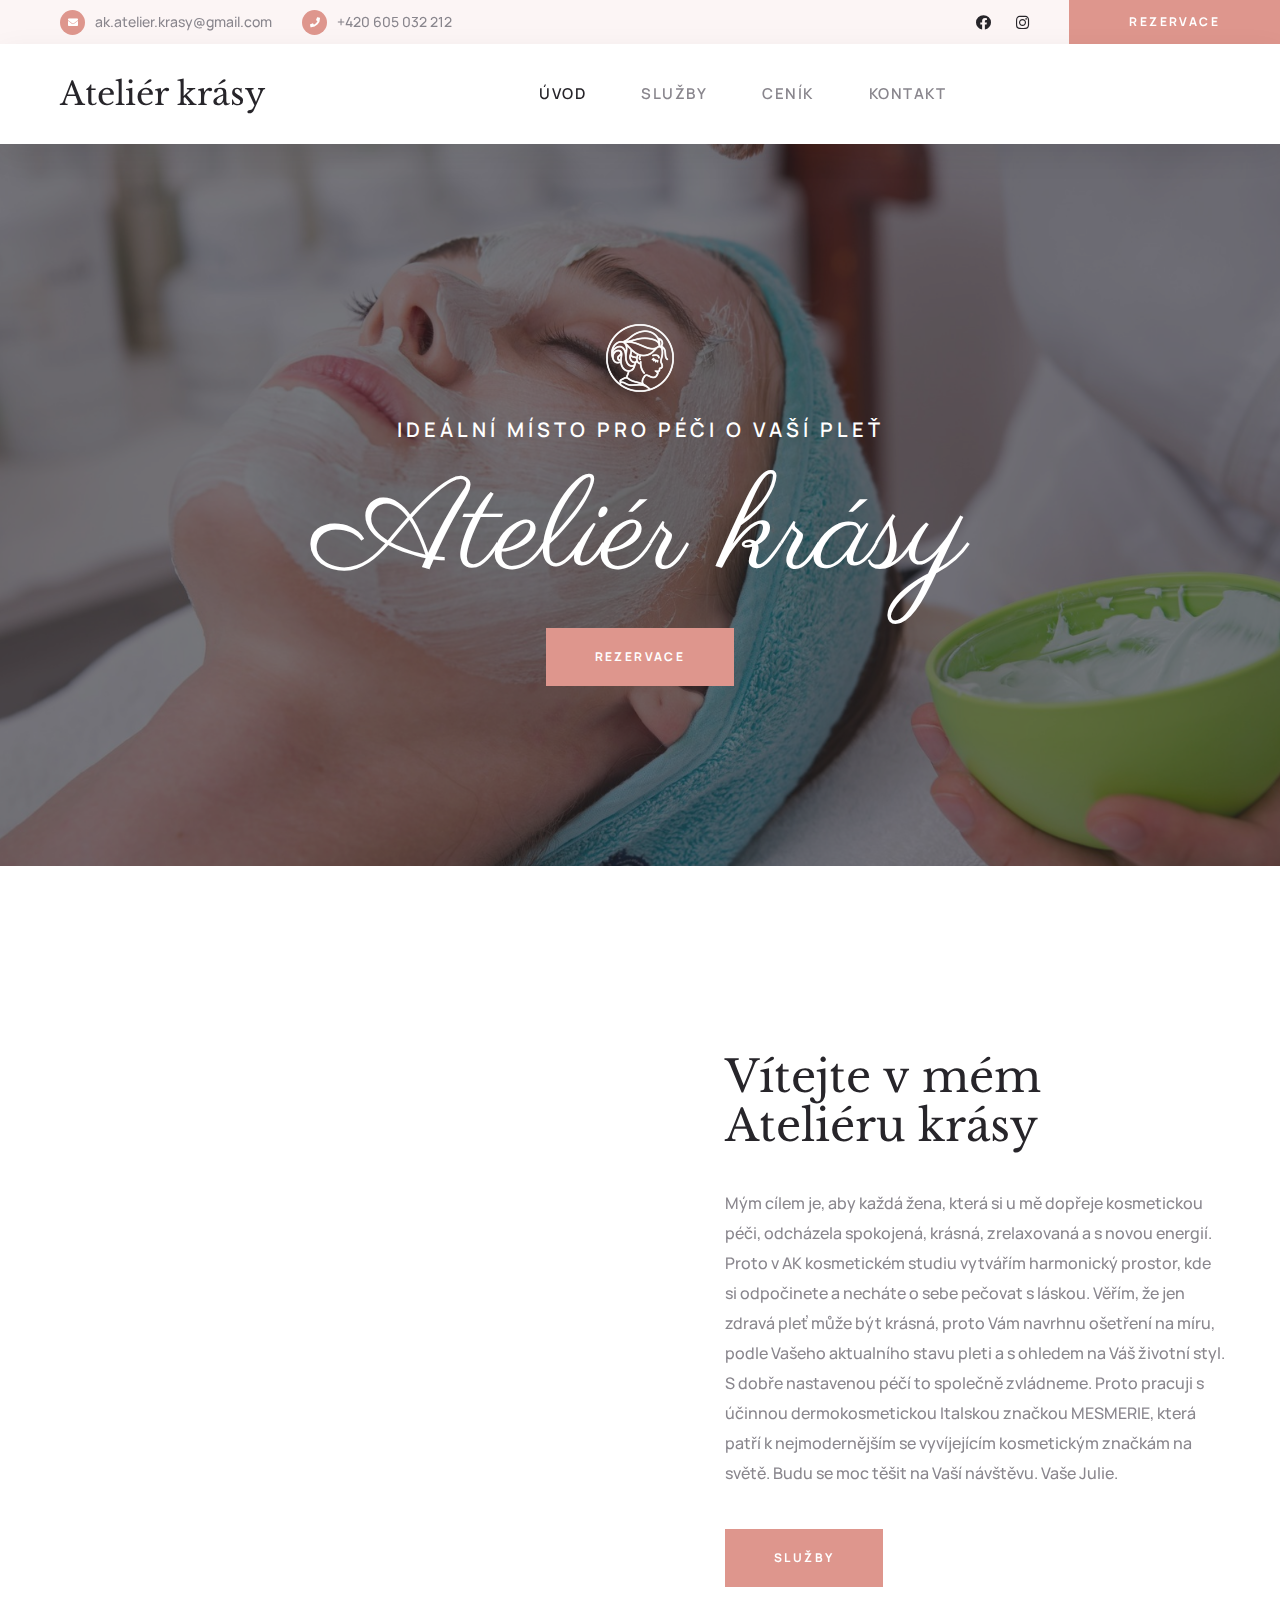
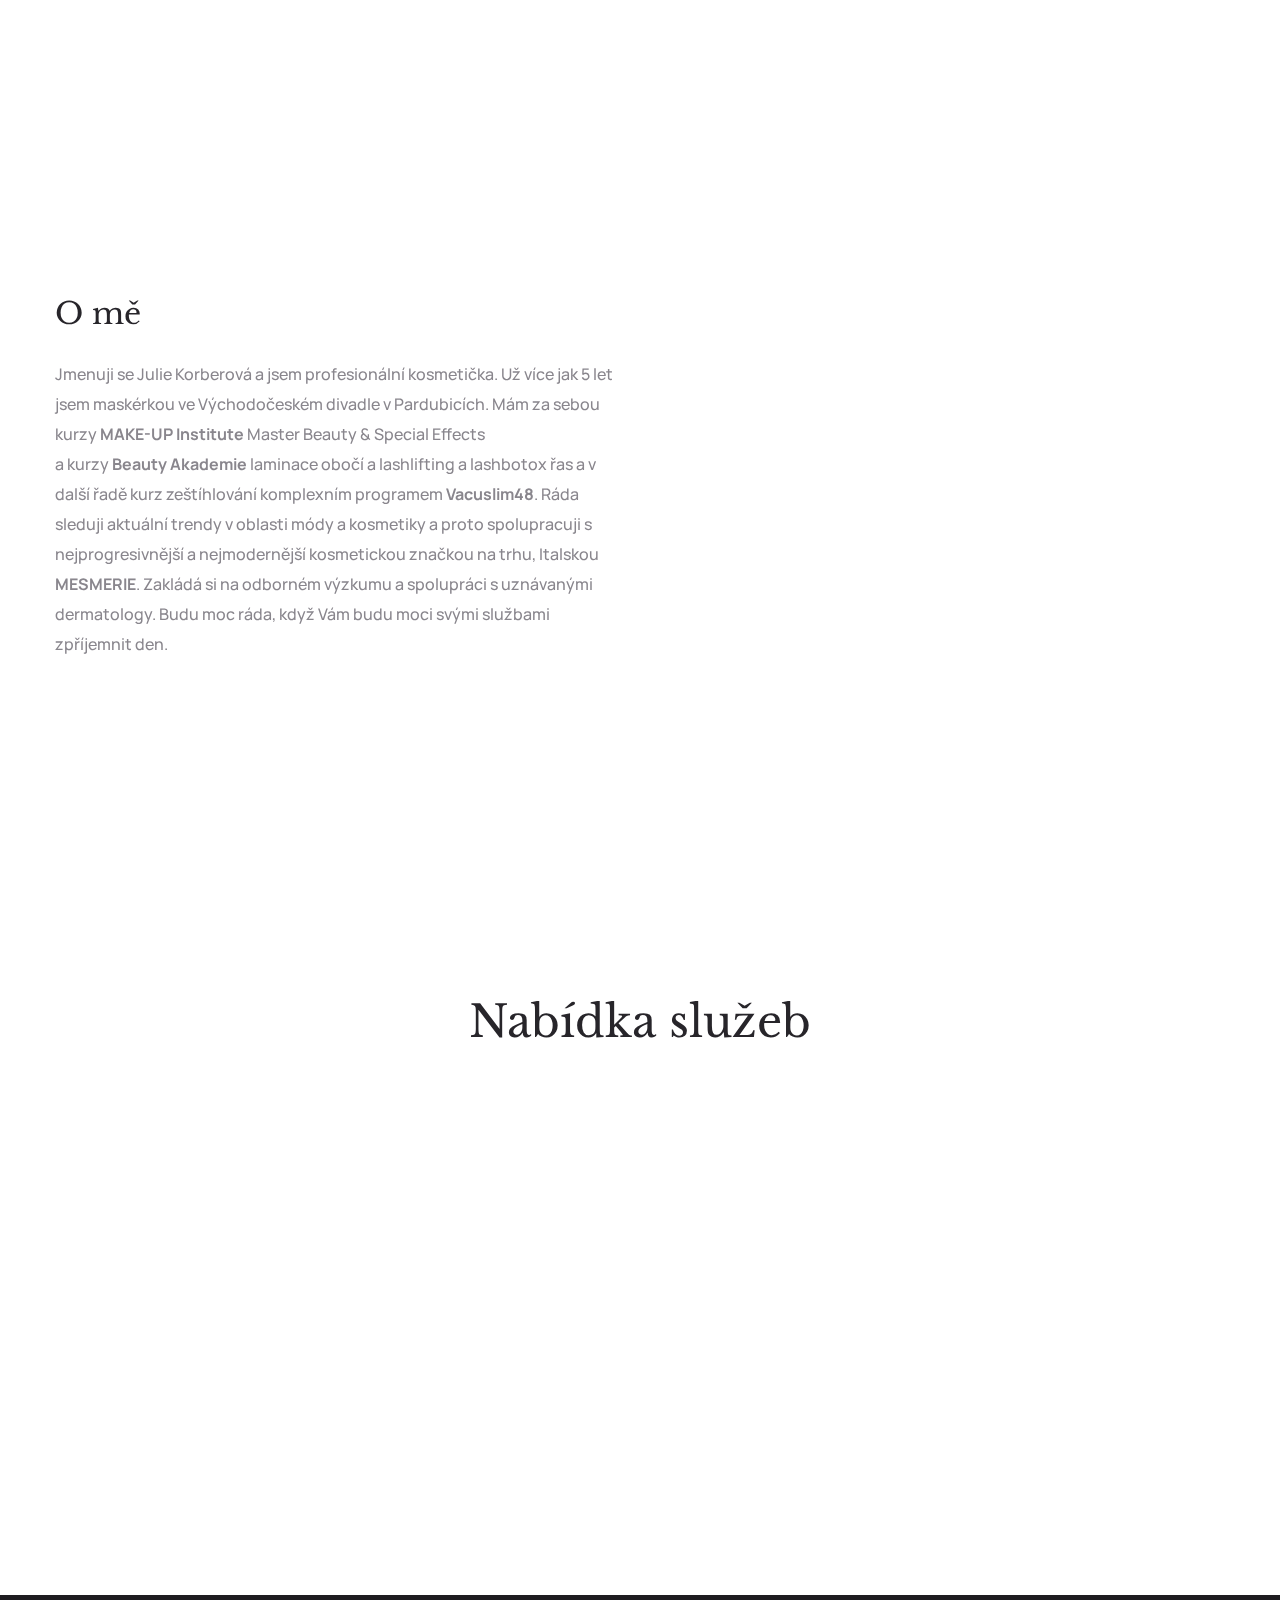
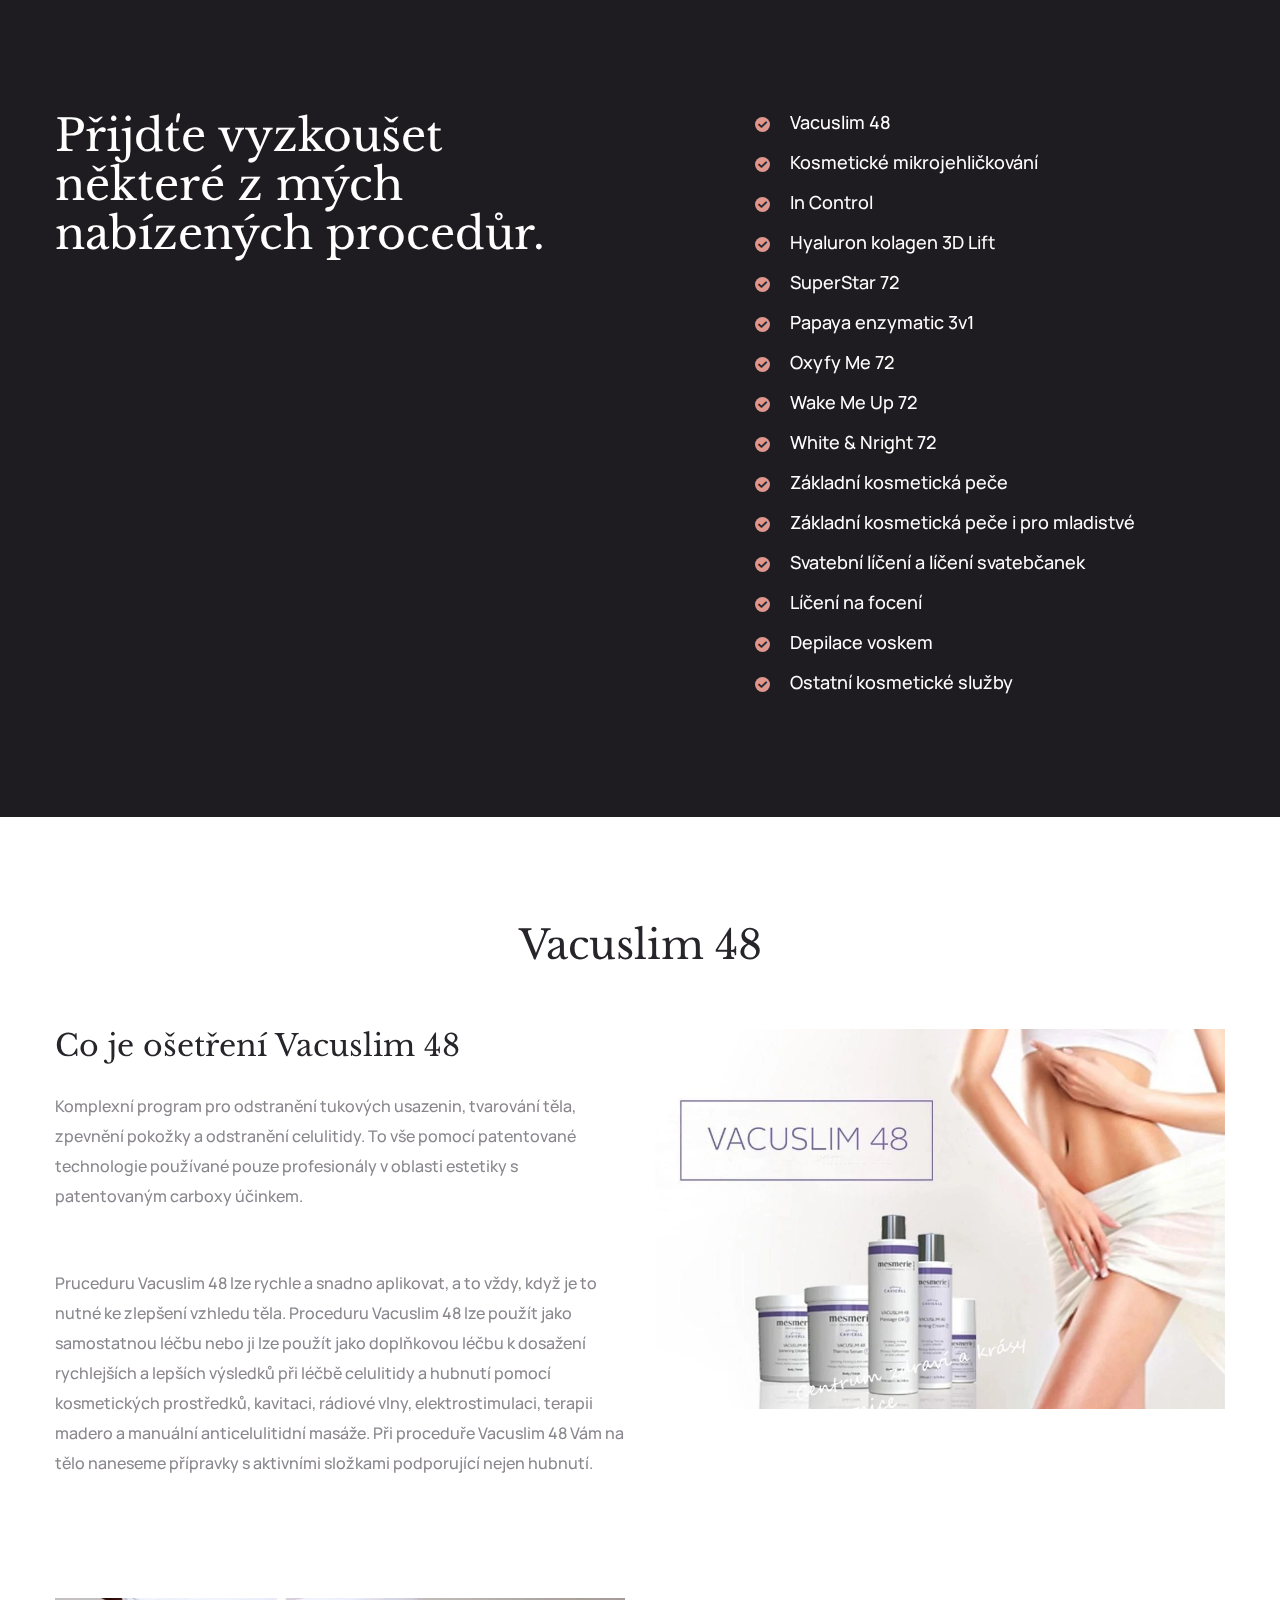
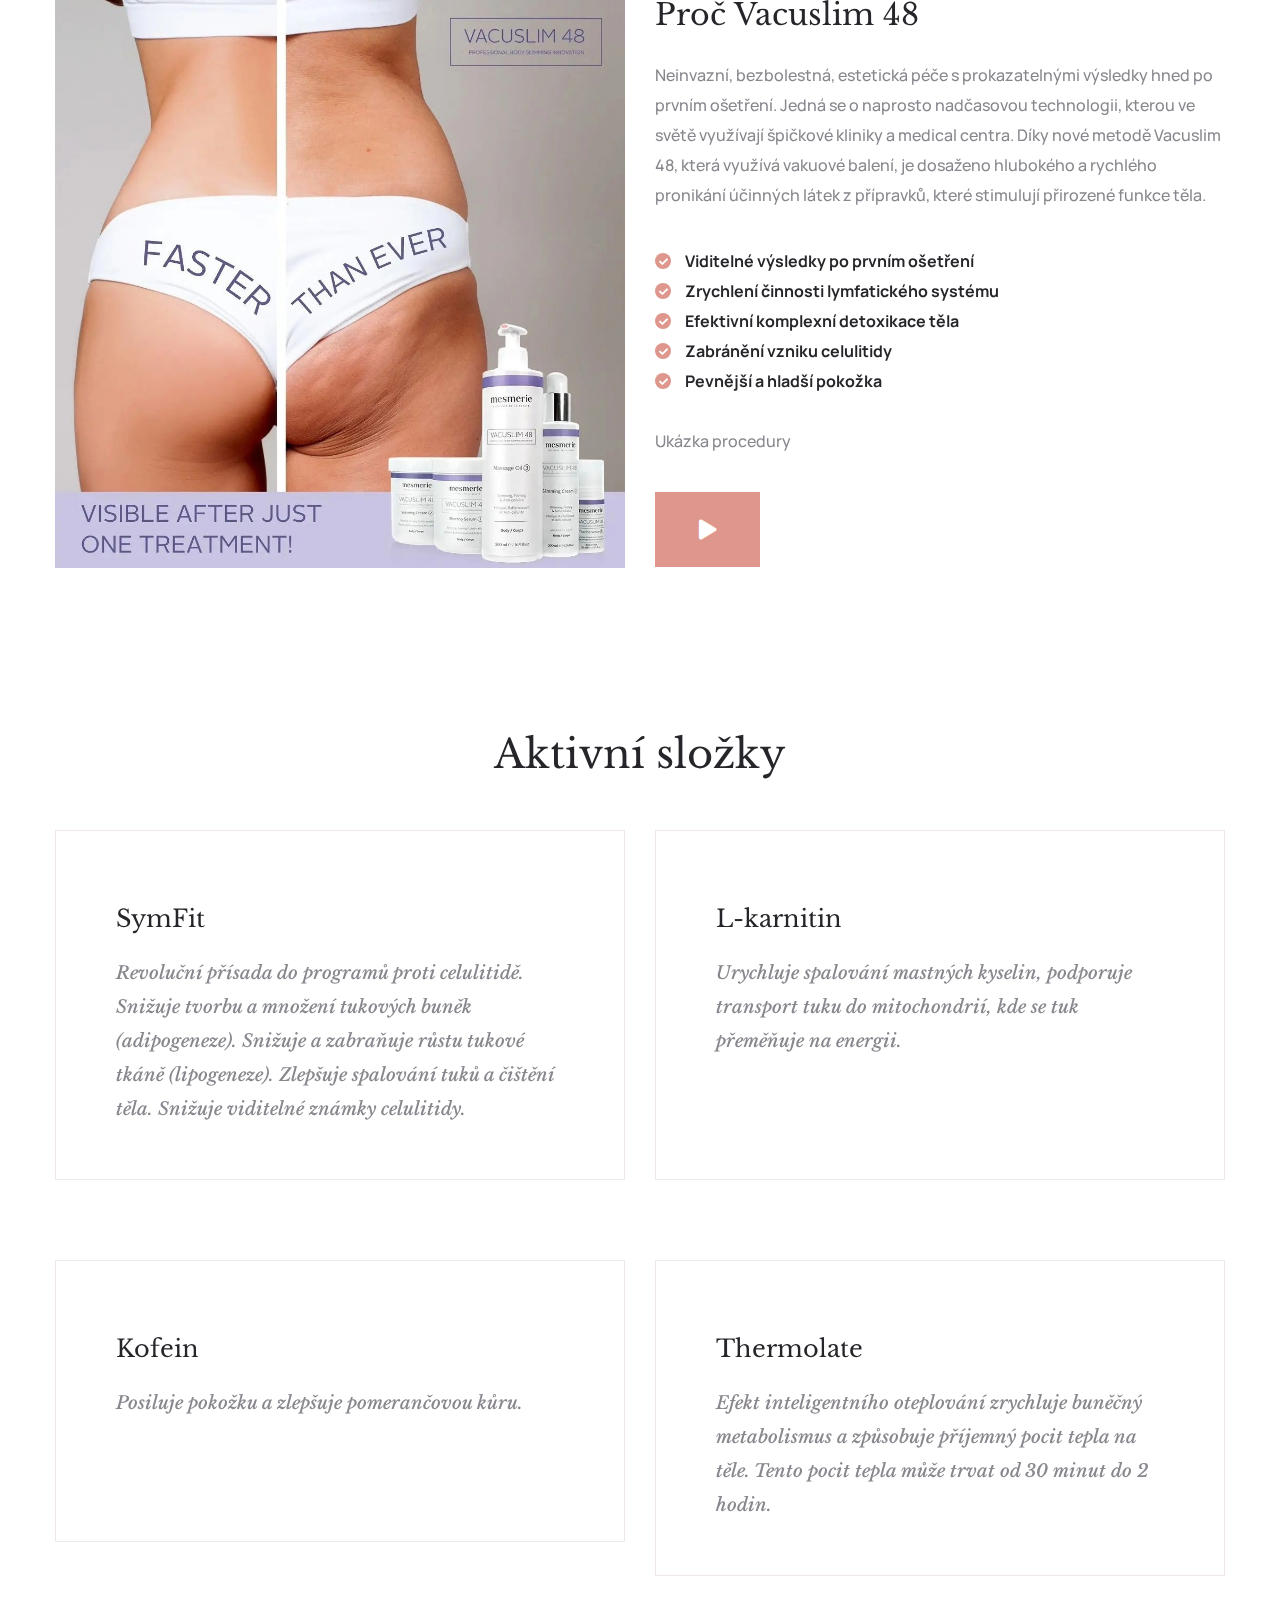
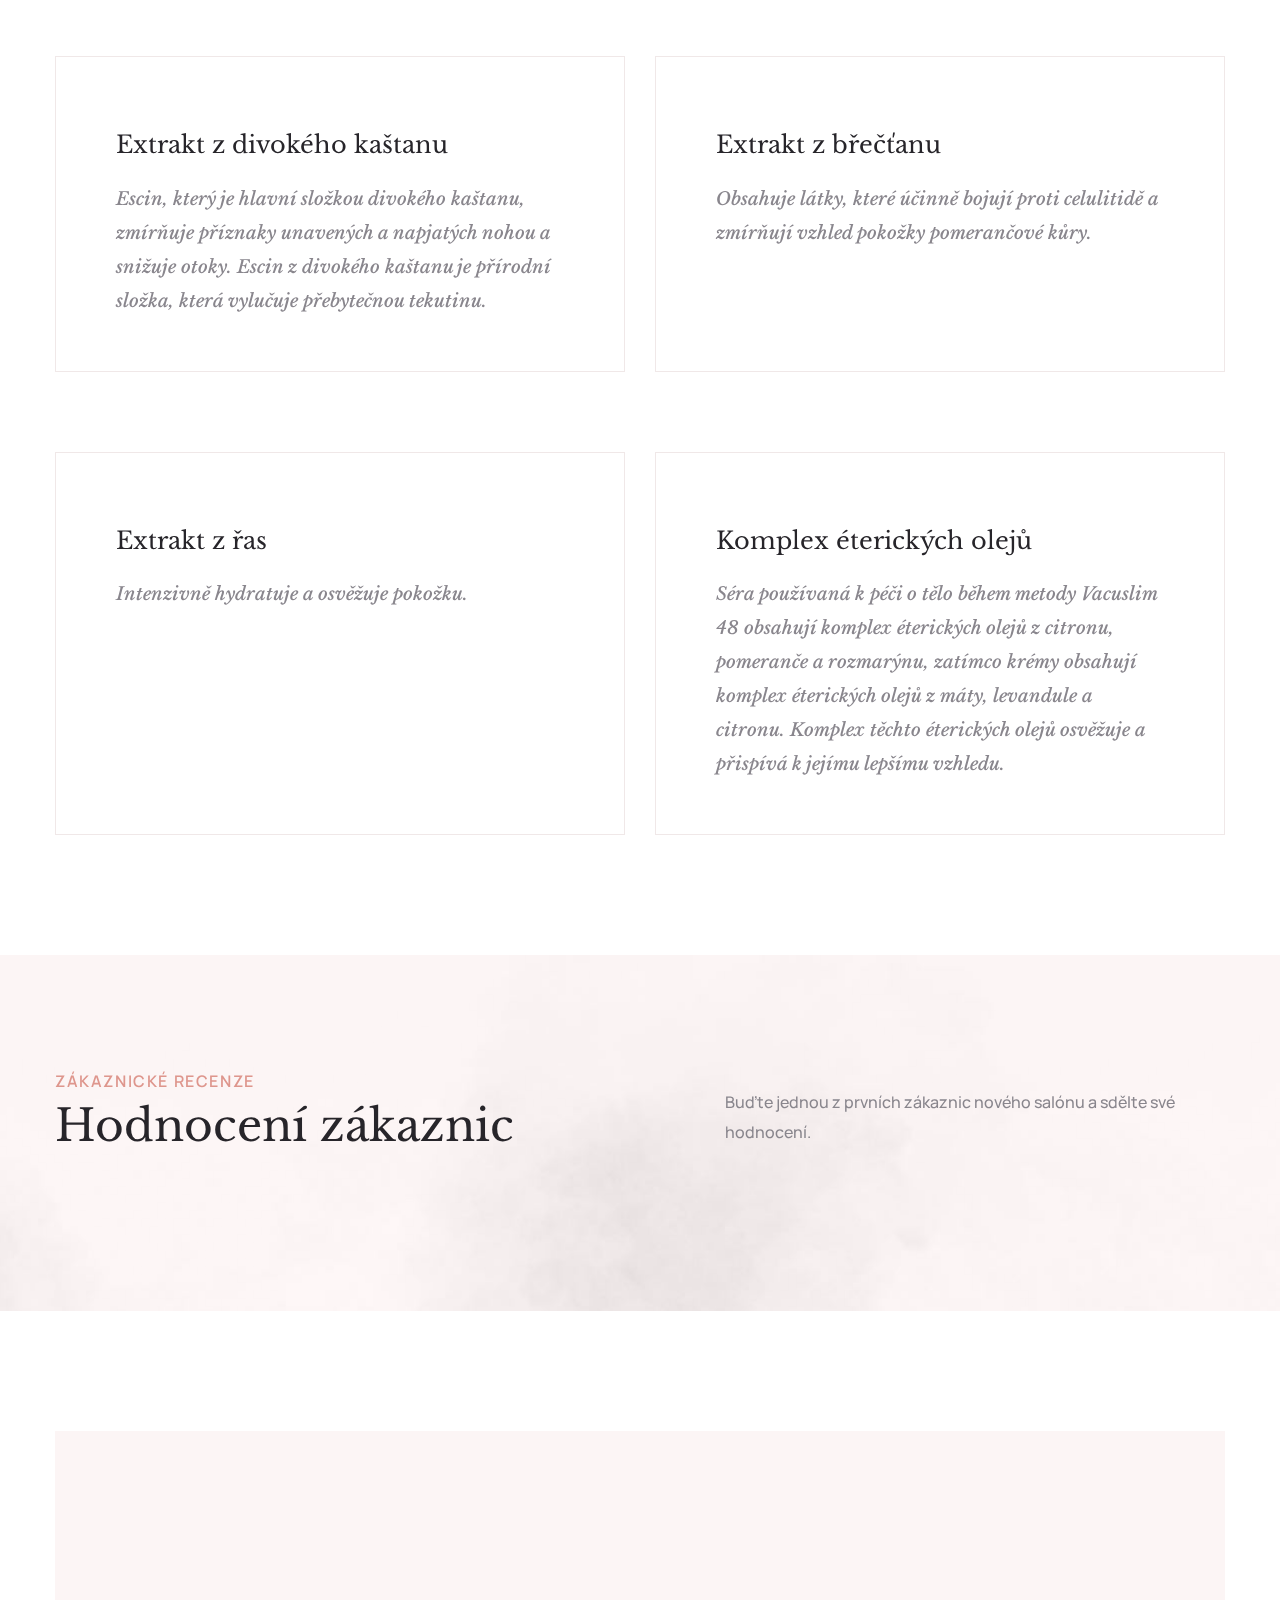
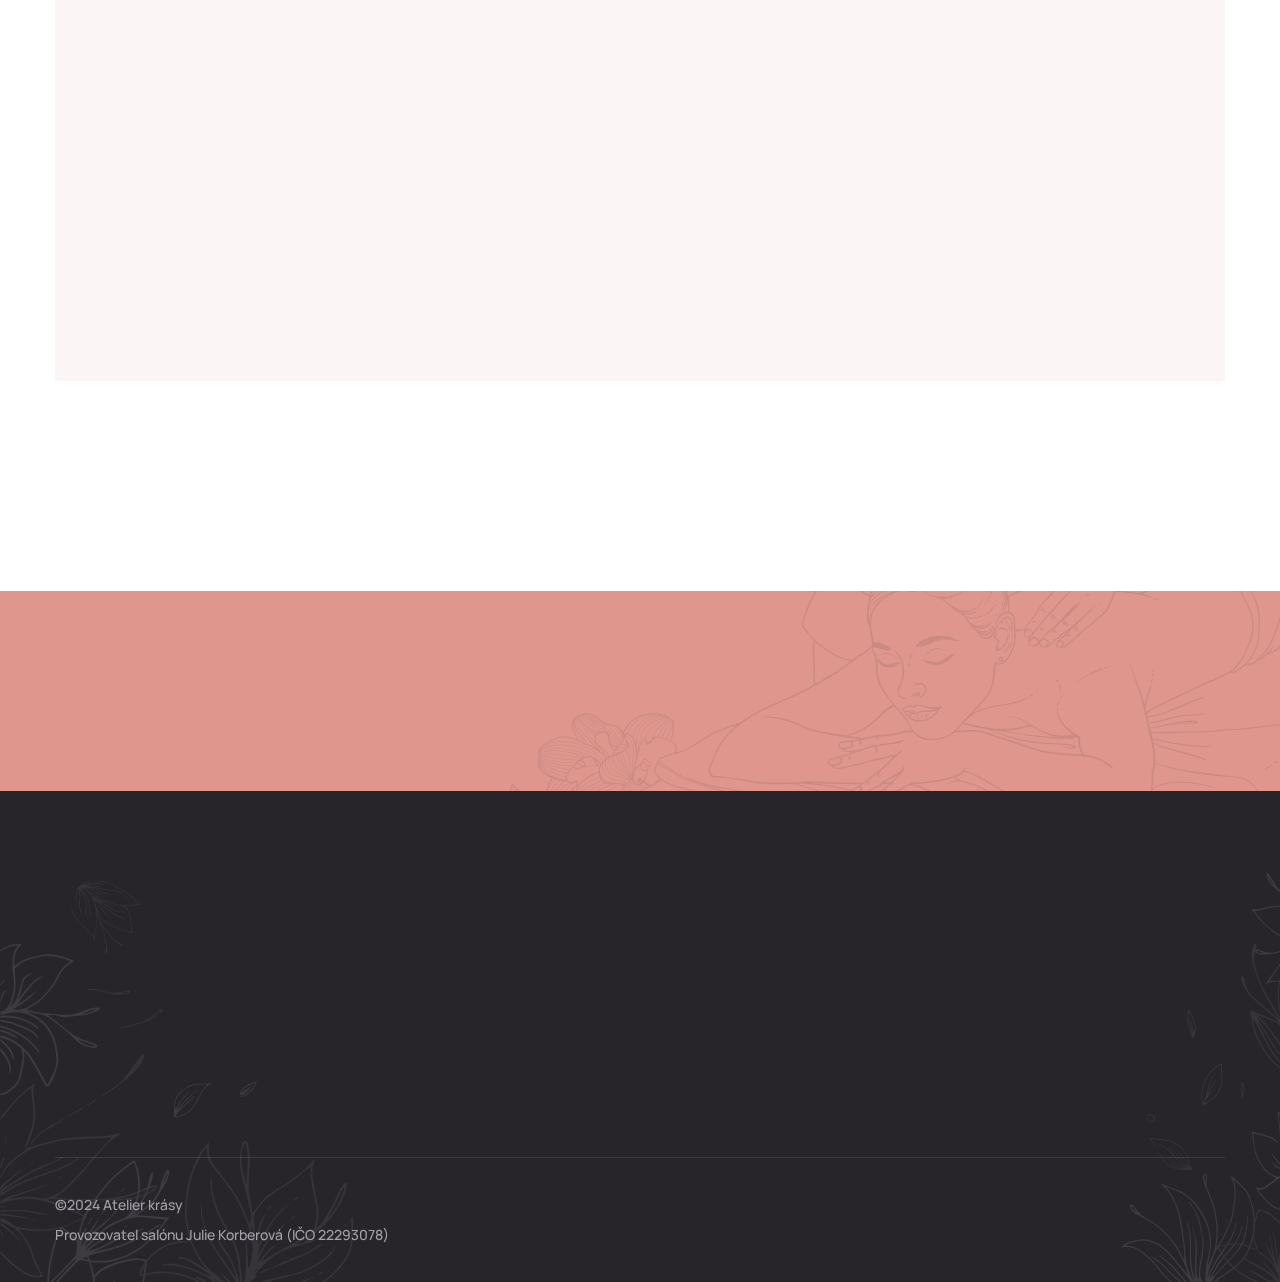
<file: index.html>
<!DOCTYPE html>
<html lang="en">

<head>
    <meta charset="UTF-8" />
    <meta name="viewport" content="width=device-width, initial-scale=1.0" />
    <meta name="description" content="Kosmetický salón 'Ateliér krásy' v Chrudimi" lang="cz-CZ"/>
    <meta name="keywords" content="ateliér krásy, ateliér, atelier, krásy, ateliér krásy, ak-atelier-krasy, ateliér chrudim" lang="cz-CZ"/>
    <meta name="robots" content="all, follow"/>
    <meta name="googlebot" content="nosnippet,noarchive">
    <meta property="og:title" content="Ateliér krásy">
    <meta property="og:description" content="Kosmetický salón 'Ateliér krásy' v Chrudimi">

    <meta name="google-site-verification" content="ObLNRclaT_jA4M-gDDzPf-e2-w6t5qshVMEcN3cUl8I" />

    <meta http-equiv="Cache-Control" content="Public">
    <meta http-equiv="Pragma" content="">
    <meta http-equiv="Expires" content="">
    <title>Ateliér krásy</title>
    <!-- favicons Icons -->
    <link rel="apple-touch-icon" sizes="180x180" href="assets/images/favicons/apple-touch-icon.png" />
    <link rel="icon" type="image/png" sizes="32x32" href="assets/images/icon/atelier-krasy-description-logo.png" />
    <link rel="icon" type="image/png" sizes="16x16" href="assets/images/icon/atelier-krasy-description-logo.png" />
    <link rel="manifest" href="assets/images/favicons/site.webmanifest" />

    <!-- fonts -->
    <link rel="preconnect" href="https://fonts.googleapis.com">

    <link rel="preconnect" href="https://fonts.gstatic.com" crossorigin>

    <link href="https://fonts.googleapis.com/css2?family=Manrope:wght@200;300;400;500;600;700;800&display=swap"
        rel="stylesheet">

    <link href="https://fonts.googleapis.com/css2?family=Libre+Baskerville:ital,wght@0,400;0,700;1,400&display=swap"
        rel="stylesheet">

    <link href="https://fonts.googleapis.com/css2?family=Parisienne&display=swap" rel="stylesheet">

    <link rel="stylesheet" href="assets/vendors/bootstrap/css/bootstrap.min.css" />
    <link rel="stylesheet" href="assets/vendors/animate/animate.min.css" />
    <link rel="stylesheet" href="assets/vendors/animate/custom-animate.css" />
    <link rel="stylesheet" href="assets/vendors/fontawesome/css/all.min.css" />
    <link rel="stylesheet" href="assets/vendors/jarallax/jarallax.css" />
    <link rel="stylesheet" href="assets/vendors/jquery-magnific-popup/jquery.magnific-popup.css" />
    <link rel="stylesheet" href="assets/vendors/nouislider/nouislider.min.css" />
    <link rel="stylesheet" href="assets/vendors/nouislider/nouislider.pips.css" />
    <link rel="stylesheet" href="assets/vendors/odometer/odometer.min.css" />
    <link rel="stylesheet" href="assets/vendors/swiper/swiper.min.css" />
    <link rel="stylesheet" href="assets/vendors/mellis-icons/style.css">
    <link rel="stylesheet" href="assets/vendors/tiny-slider/tiny-slider.min.css" />
    <link rel="stylesheet" href="assets/vendors/reey-font/stylesheet.css" />
    <link rel="stylesheet" href="assets/vendors/owl-carousel/owl.carousel.min.css" />
    <link rel="stylesheet" href="assets/vendors/owl-carousel/owl.theme.default.min.css" />
    <link rel="stylesheet" href="assets/vendors/bxslider/jquery.bxslider.css" />
    <link rel="stylesheet" href="assets/vendors/bootstrap-select/css/bootstrap-select.min.css" />
    <link rel="stylesheet" href="assets/vendors/vegas/vegas.min.css" />
    <link rel="stylesheet" href="assets/vendors/jquery-ui/jquery-ui.css" />
    <link rel="stylesheet" href="assets/vendors/timepicker/timePicker.css" />
    <link rel="stylesheet" href="assets/vendors/twenty-twenty/twentytwenty.css" />

    <!-- template styles -->
    <link rel="stylesheet" href="assets/css/mellis.css" />
    <link rel="stylesheet" href="assets/css/mellis-responsive.css" />
</head>

<body>



    <div class="preloader">
        <div class="preloader__image"></div>
    </div>
    <!-- /.preloader -->




    <div class="page-wrapper">
        <header class="main-header">
            <div class="main-header__top">
                <div class="main-header__top-wrapper">
                    <div class="main-header__top-inner">
                        <div class="main-header__top-left">
                            <ul class="list-unstyled main-header__contact-list">
                                <li>
                                    <div class="icon">
                                        <i class="fas fa-envelope"></i>
                                    </div>
                                    <div class="text">
                                        <p><a href="ak.atelier.krasy@gmail.com">ak.atelier.krasy@gmail.com</a></p>
                                    </div>
                                </li>
                                <li>
                                    <div class="icon">
                                        <i class="fas fa-phone"></i>
                                    </div>
                                    <div class="text">
                                        <p><a href="tel:+420605032212">+420 605 032 212</a></p>
                                    </div>
                                </li>
                            </ul>
                        </div>
                        <div class="main-header__top-right">
                            <div class="main-header__social">
                                <a href="https://www.facebook.com/profile.php?id=100063706955433"><i class="fab fa-facebook"></i></a>
                                <a href="https://www.instagram.com/atelier_krasy_julie_korberova"><i class="fab fa-instagram"></i></a>
                            </div>
                            <div class="main-header__btn-box">
                                <a href="https://atelier-krasy.reservio.com/services" class="thm-btn main-header__btn">Rezervace</a>
                            </div>
                        </div>
                    </div>
                </div>
            </div>

            <script>
                document.addEventListener('DOMContentLoaded', () => {
                    const menuToggle = document.getElementById('mobile-nav__toggler');
                    const menuItems = document.getElementById('main-menu__list');

                    menuToggle.addEventListener('click', () => {
                        const isHidden = menuItems.style.display === 'none' || !menuItems.style.display;
                        menuItems.style.display = isHidden ? 'block' : 'none';
                    });
                });
            </script>

            <nav class="main-menu">
                <div class="main-menu__wrapper">
                    <div class="main-menu__wrapper-inner">
                        <div class="main-menu__left">
                            <div class="main-menu__logo">
                                <a href="index.html"><h2>Ateliér krásy</h2></a>
                            </div>
                        </div>
                        <div class="main-menu__main-menu-box">
                            <a href="#" class="mobile-nav__toggler"><i class="fa fa-bars"></i></a>
                            <ul class="main-menu__list">
                                <li>
                                    <a href="index.html">Úvod</a>
<!--                                    <ul>-->
<!--                                        <li><a href="index.html">Home One</a></li>-->
<!--                                        <li><a href="index2.html">Home Two</a></li>-->
<!--                                        <li><a href="index3.html">Home Three</a></li>-->
<!--                                        <li class="dropdown">-->
<!--                                            <a href="#">Header Styles</a>-->
<!--                                            <ul>-->
<!--                                                <li><a href="index.html">Header One</a></li>-->
<!--                                                <li><a href="index2.html">Header Two</a></li>-->
<!--                                                <li><a href="index3.html">Header Three</a></li>-->
<!--                                            </ul>-->
<!--                                        </li>-->
<!--                                    </ul>-->
                                </li>
                                <li>
                                    <a href="services.html">Služby</a>
                                    <ul>
<!--                                        <li><a href="services.html#control">Kosmetické ošetření</a></li>-->
<!--                                        <li><a href="services.html#vacuslim">Vacuslim48</a></li>-->
<!--                                        <li><a href="services.html#makeup">Líčení</a></li>-->
                                        <!--                                        <li><a href="services.html#mikro">Mikrojehličkování</a></li>-->
<!--                                        <li><a href="massages.html">Massages</a></li>-->
<!--                                        <li><a href="hydro-therapy.html">Hydro Therapy</a></li>-->
<!--                                        <li><a href="thermo-stone.html">Thermo Stone</a></li>-->
<!--                                        <li><a href="salt-&-aroma.html">Salt & Aroma</a></li>-->
<!--                                        <li><a href="body-treatments.html">Body Treatments</a></li>-->
                                    </ul>
                                </li>
<!--                                <li class="dropdown">-->
<!--                                    <a href="#">Pages</a>-->
<!--                                    <ul>-->
<!--                                        <li><a href="team.html">Team Members</a></li>-->
<!--                                        <li><a href="pricing-plans.html">Pricing Plans</a></li>-->
<!--                                        <li><a href="promotions.html">Promotions</a></li>-->
<!--                                        <li><a href="gallery.html">Gallery</a></li>-->
<!--                                        <li><a href="client-stories.html">Client Stories</a></li>-->
<!--                                        <li><a href="client-story-details.html">Client Story Details</a></li>-->
<!--                                    </ul>-->
<!--                                </li>-->
<!--                                <li class="dropdown">-->
<!--                                    <a href="#">Shop</a>-->
<!--                                    <ul>-->
<!--                                        <li><a href="products.html">Products</a></li>-->
<!--                                        <li><a href="product-details.html">Product Details</a></li>-->
<!--                                    </ul>-->
<!--                                </li>-->
                                <li>
                                    <a href="pricing-plans.html">Ceník</a>
                                </li>
                                <li>
                                    <a href="contact.html">Kontakt</a>
                                </li>
                            </ul>
                        </div>
                        <div class="main-menu__right">
                        </div>
                    </div>
                </div>
            </nav>
        </header>

        <div class="stricky-header stricked-menu main-menu">
            <div class="sticky-header__content"></div><!-- /.sticky-header__content -->
        </div><!-- /.stricky-header -->


        <!--Main Slider Start-->
        <section class="main-slider">
            <div class="swiper-container thm-swiper__slider" data-swiper-options='{"slidesPerView": 1, "loop": false,
        "effect": "fade",
        "pagination": {
        "el": "#main-slider-pagination",
        "type": "bullets",
        "clickable": true
        },
<!--        "navigation": {-->
<!--        "nextEl": "#main-slider__swiper-button-next",-->
<!--        "prevEl": "#main-slider__swiper-button-prev"-->
<!--        },-->
        "autoplay": {
        "delay": 5000
        }}'>
                <div class="swiper-wrapper">

                    <div class="swiper-slide">
                        <div class="image-layer"
                            style="background-image: url(assets/images/backgrounds/main-page-image.jpg);"></div>
                        <!-- /.image-layer -->

                        <div class="container">
                            <div class="row">
                                <div class="col-xl-12">
                                    <div class="main-slider__content">
                                        <div class="main-slider__icon">
                                            <img src="assets/images/icon/main-slider-icon-1.png" alt="">
                                        </div>
                                        <p class="main-slider__sub-title">Ideální místo pro péči o Vaší pleť</p>
                                        <h2 class="main-slider__title">Ateliér krásy</h2>
                                        <div class="main-slider__btn-box">
                                            <a href="https://atelier-krasy.reservio.com/services" class="thm-btn main-slider__btn">Rezervace</a>
                                        </div>
                                    </div>
                                </div>
                            </div>
                        </div>
                    </div>

<!--                    <div class="swiper-slide">-->
<!--                        <div class="image-layer"-->
<!--                            style="background-image: url(assets/images/backgrounds/main-slider-1-2.jpg);"></div>-->
<!--                        &lt;!&ndash; /.image-layer &ndash;&gt;-->

<!--                        <div class="container">-->
<!--                            <div class="row">-->
<!--                                <div class="col-xl-12">-->
<!--                                    <div class="main-slider__content">-->
<!--                                        <div class="main-slider__icon">-->
<!--                                            <img src="assets/images/icon/main-slider-icon-1.png" alt="">-->
<!--                                        </div>-->
<!--                                        <p class="main-slider__sub-title">ideal place to unwind</p>-->
<!--                                        <h2 class="main-slider__title">Spa Beauty</h2>-->
<!--                                        <div class="main-slider__btn-box">-->
<!--                                            <a href="services.html" class="thm-btn main-slider__btn">Discover more</a>-->
<!--                                        </div>-->
<!--                                    </div>-->
<!--                                </div>-->
<!--                            </div>-->
<!--                        </div>-->
<!--                    </div>-->

<!--                    <div class="swiper-slide">-->
<!--                        <div class="image-layer"-->
<!--                            style="background-image: url(assets/images/backgrounds/main-slider-1-3.jpg);"></div>-->
<!--                        &lt;!&ndash; /.image-layer &ndash;&gt;-->

<!--                        <div class="container">-->
<!--                            <div class="row">-->
<!--                                <div class="col-xl-12">-->
<!--                                    <div class="main-slider__content">-->
<!--                                        <div class="main-slider__icon">-->
<!--                                            <img src="assets/images/icon/main-slider-icon-1.png" alt="">-->
<!--                                        </div>-->
<!--                                        <p class="main-slider__sub-title">ideal place to unwind</p>-->
<!--                                        <h2 class="main-slider__title">Spa Beauty</h2>-->
<!--                                        <div class="main-slider__btn-box">-->
<!--                                            <a href="services.html" class="thm-btn main-slider__btn">Discover more</a>-->
<!--                                        </div>-->
<!--                                    </div>-->
<!--                                </div>-->
<!--                            </div>-->
<!--                        </div>-->
<!--                    </div>-->


                </div>

                <div class="swiper-pagination" id="main-slider-pagination"></div>
                <!-- If we need navigation buttons -->


            </div>
        </section>
        <!--Main Slider End-->

        <!--Welcome One Start-->
        <section class="welcome-one">
            <div class="container">
                <div class="row">
                    <div class="col-xl-6">
                        <div class="welcome-one__left">
                            <div class="welcome-one__img-box wow slideInLeft" data-wow-delay="100ms"
                                data-wow-duration="2500ms">
                                <div class="welcome-one__img">
                                    <img src="assets/images/resources/main-page-description.png" alt="">
                                    <div class="welcome-one__shape-1 float-bob-y">
                                        <img src="assets/images/shapes/welcome-one-shape-1.png" alt="">
                                    </div>
                                </div>
                            </div>
                        </div>
                    </div>
                    <div class="col-xl-6">
                        <div class="welcome-one__right">
                            <div class="section-title text-left">
<!--                                <span class="section-title__tagline">Get to know us</span>-->
                                <h2 class="section-title__title">Vítejte v mém
                                    <br>Ateliéru krásy</h2>
                            </div>
                            <p class="welcome-one__text">Mým cílem je, aby každá žena,
                                která si u mě dopřeje kosmetickou péči,
                                odcházela spokojená, krásná, zrelaxovaná a s novou energií.
                                Proto v AK kosmetickém studiu vytvářím harmonický prostor,
                                kde si odpočinete a necháte o sebe pečovat s láskou.
                                Věřím, že jen zdravá pleť může být krásná, proto Vám navrhnu ošetření na míru,
                                podle Vašeho aktualního stavu pleti a s ohledem na Váš životní styl.
                                S dobře nastavenou péčí to společně zvládneme.
                                Proto pracuji s účinnou dermokosmetickou Italskou značkou MESMERIE,
                                která patří k nejmodernějším se vyvíjejícím kosmetickým značkám na světě.
                                Budu se moc těšit na Vaší návštěvu. Vaše Julie.
<!--                            <ul class="welcome-one__points list-unstyled">-->
<!--                                <li>-->
<!--                                    <div class="icon">-->
<!--                                        <span class="icon-special"></span>-->
<!--                                    </div>-->
<!--                                    <div class="text">-->
<!--                                        <h3>Special Offers</h3>-->
<!--                                        <p>Duo ea homero sense-->
<!--                                            fugit quando</p>-->
<!--                                    </div>-->
<!--                                </li>-->
<!--                                <li>-->
<!--                                    <div class="icon">-->
<!--                                        <span class="icon-gift"></span>-->
<!--                                    </div>-->
<!--                                    <div class="text">-->
<!--                                        <h3>Special Offers</h3>-->
<!--                                        <p>Duo ea homero sense-->
<!--                                            fugit quando</p>-->
<!--                                    </div>-->
<!--                                </li>-->
<!--                            </ul>-->
                            <div class="welcome-one__btn-box">
                                <a href="services.html" class="welcome-one__btn thm-btn">Služby</a>
                            </div>
                        </div>
                    </div>
                </div>
            </div>
        </section>
        <!--Welcome One End-->

        <!--Services Setails One Start-->
        <section class="services-details-one">
            <div class="container">
<!--                <div class="section-title text-center">-->
<!--                    &lt;!&ndash;                    <span class="section-title__tagline">Kosmetické služby ateliéru</span>&ndash;&gt;-->
<!--                    <h1 class="services-details-one__massages-title-main">O mě</h1>-->
<!--                </div>-->
                <div class="services-details-one__massages">
                    <div class="row">
                        <div class="col-xl-6 col-lg-6">
                            <div class="services-details-one__massages-left">
                                <h3 class="services-details-one__massages-title">O mě</h3>
                                <p class="services-details-one__massages-text-1">Jmenuji se Julie Korberová a jsem profesionální kosmetička.
                                    Už více jak 5 let jsem maskérkou ve Východočeském divadle v Pardubicích. Mám za sebou kurzy <b>MAKE-UP Institute</b> Master Beauty & Special Effects
                                    </br>a kurzy <b>Beauty Akademie</b> laminace obočí a lashlifting a lashbotox řas a v další řadě kurz zeštíhlování komplexním programem <a href="index.html#vacuslim"></a><b>Vacuslim48</b></a>.
                                    Ráda sleduji aktuální trendy v oblasti módy a kosmetiky a proto spolupracuji s nejprogresivnější a nejmodernější kosmetickou značkou na trhu, Italskou <b>MESMERIE</b>.
                                    Zakládá si na odborném výzkumu a spolupráci s uznávanými dermatology.
                                    Budu moc ráda, když Vám budu moci svými službami zpříjemnit den.
                                </p>
                            </div>
                        </div>
                        <div class="col-xl-6 col-lg-6">
                            <div class="welcome-one__img-box wow slideInRight" data-wow-delay="100ms"
                                 data-wow-duration="2500ms">
                                <div class="services-details-one__massages-img">
                                    <img src="assets/images/resources/logo-3.png" alt="">
                                </div>
                            </div>
                        </div>
                    </div>
                </div>
            </div>
        </section>
        <!--Services Setails One End-->

        <!--Brand One Start-->
        <section class="services-details-one">
            <div class="container">
                </br>
            </div>
        </section>
        <!--Brand One End-->

        <!--Services One Start-->
        <section class="services-one">
            <div class="container">
                <div class="section-title text-center">
<!--                    <span class="section-title__tagline">Kosmetické služby ateliéru</span>-->
                    <h2 class="section-title__title">Nabídka služeb</h2>
                </div>
                <div class="row">
                    <!--Services One Single Start-->
                    <div class="col-xl-4 col-lg-4 wow fadeInUp" data-wow-delay="100ms">
                        <div class="services-one__single">
                            <div class="services-one__single-inner">
                                <div class="services-one__shape-1">
                                    <img src="assets/images/shapes/services-one-shape-1.png" alt="">
                                </div>
                                <div class="services-one__shape-2">
                                    <img src="assets/images/shapes/services-one-shape-2.png" alt="">
                                </div>
                                <div class="services-one__img-box">
                                    <div class="services-one__img">
                                        <img src="assets/images/resources/therapy-skin.jpg" alt="">
                                    </div>
                                    <div class="services-one__icon">
                                        <span class="icon-facial-mask"></span>
                                    </div>
                                </div>
                                <h3 class="services-one__title"><a href="services.html#control">Kosmetické ošetření</a></h3>
<!--                                <p class="services-one__text">Intenzivní redukce problematické pleti s projevy akné-->
<!--                                    a stabilizace buněčných procesů. Ošetření obsahuje alginátovou masku a patentovanou látku ClearSym s enzymy <b>IN CONTROL</b>.</p>-->
<!--                                <div class="services-one__btn-box">-->
<!--                                    <a href="https://atelier-krasy.reservio.com" class="services-one__btn">Objednat se<i-->
<!--                                            class="icon-right-arrow"></i></a>-->
<!--                                </div>-->
                            </div>
                        </div>
                    </div>
                    <!--Services One Single End-->
                    <!--Services One Single Start-->
                    <div class="col-xl-4 col-lg-4 wow fadeInUp" data-wow-delay="200ms">
                        <div class="services-one__single">
                            <div class="services-one__single-inner">
                                <div class="services-one__shape-1">
                                    <img src="assets/images/shapes/services-one-shape-1.png" alt="">
                                </div>
                                <div class="services-one__shape-2">
                                    <img src="assets/images/shapes/services-one-shape-2.png" alt="">
                                </div>
                                <div class="services-one__img-box">
                                    <div class="services-one__img">
                                        <img src="assets/images/resources/therapy-skin.jpg" alt="">
                                    </div>
                                    <div class="services-one__icon">
                                        <span class="icon-meditation"></span>
                                    </div>
                                </div>
                                <h3 class="services-one__title"><a href="index.html#vacuslim">Vacuslim 48</a></h3>
<!--                                <p class="services-one__text">Vysoce účinné ošetření bojující proti stárnutí kůže-->
<!--                                    a současně redukce již vzniklých vrásek. Ošetření obsahuje mořský kolagen a prekurzor kolagenu.</p>-->
<!--                                <div class="services-one__btn-box">-->
<!--                                    <a href="https://atelier-krasy.reservio.com" class="services-one__btn">Objednat se<i-->
<!--                                            class="icon-right-arrow"></i></a>-->
<!--                                </div>-->
                            </div>
                        </div>
                    </div>
                    <!--Services One Single End-->
                    <!--Services One Single Start-->
                    <div class="col-xl-4 col-lg-4 wow fadeInUp" data-wow-delay="300ms">
                        <div class="services-one__single">
                            <div class="services-one__single-inner">
                                <div class="services-one__shape-1">
                                    <img src="assets/images/shapes/services-one-shape-1.png" alt="">
                                </div>
                                <div class="services-one__shape-2">
                                    <img src="assets/images/shapes/services-one-shape-2.png" alt="">
                                </div>
                                <div class="services-one__img-box">
                                    <div class="services-one__img">
                                        <img src="assets/images/resources/therapy-skin.jpg" alt="">
                                    </div>
                                    <div class="services-one__icon">
                                        <span class="icon-lotus"></span>
                                    </div>
                                </div>
                                <h3 class="services-one__title"><a href="services.html#">Líčení</a></h3>
                                <!--                                <p class="services-one__text">Intenzivní antioxidační sérum. Okamžitý lifting a zpevnění kontur-->
                                <!--                                    s dlouhotrvající hydratací. Vysoký obsah 3D Cube kyseliny hyaluronové kolagenu a retino peptidů.</p>-->
                                <!--                                <div class="services-one__btn-box">-->
                                <!--                                    <a href="https://atelier-krasy.reservio.com" class="services-one__btn">Objednat se<i-->
                                <!--                                            class="icon-right-arrow"></i></a>-->
                                <!--                                </div>-->
                            </div>
                        </div>
                    </div>
                    <!--Services One Single End-->
                </div>
            </div>
        </section>
        <!--Services One End-->

        <!--Video One Start-->
        <section class="video-one">
            <div class="video-one__bg jarallax" data-jarallax data-speed="0.2" data-imgPosition="50% 0%"
                style="background-image: url(assets/images/resources/services-main-image.jpg);"></div>
            <div class="container">
                <div class="row">
                    <div class="col-xl-6 col-lg-6">
                        <div class="video-one__left">
                            <div class="section-title text-left">
<!--                                <span class="section-title__tagline">Služby</span>-->
                                <h2 class="section-title__title">Přijdťe vyzkoušet některé z mých nabízených procedůr.</h2>
                            </div>
                        </div>
                    </div>
                    <div class="col-xl-6 col-lg-6">
                        <div class="video-one__right">
                            <ul class="video-one__points list-unstyled">
                                <li>
                                    <div class="icon">
                                        <span class="fa fa-check"></span>
                                    </div>
                                    <a href="services.html#vacuslim"><p class="text">Vacuslim 48</p></a>
                                </li>
                                <li>
                                    <div class="icon">
                                        <span class="fa fa-check"></span>
                                    </div>
                                    <a href="services.html#mikro"><p class="text">Kosmetické mikrojehličkování</p></a>
                                </li>
                                <li>
                                    <div class="icon">
                                        <span class="fa fa-check"></span>
                                    </div>
                                    <a href="services.html#control"><p class="text">In Control</p></a>
                                </li>
                                <li>
                                    <div class="icon">
                                        <span class="fa fa-check"></span>
                                    </div>
                                    <a href="services.html#hyaluron"><p class="text">Hyaluron kolagen 3D Lift</p></a>
                                </li>
                                <li>
                                    <div class="icon">
                                        <span class="fa fa-check"></span>
                                    </div>
                                    <a href="services.html#superstar"><p class="text">SuperStar 72</p></a>
                                </li>
                                <li>
                                    <div class="icon">
                                        <span class="fa fa-check"></span>
                                    </div>
                                    <a href="services.html#papaya"><p class="text">Papaya enzymatic 3v1</p></a>
                                </li>
                                <li>
                                    <div class="icon">
                                        <span class="fa fa-check"></span>
                                    </div>
                                    <a href="services.html#oxyfy"><p class="text">Oxyfy Me 72</p></a>
                                </li>
                                <li>
                                    <div class="icon">
                                        <span class="fa fa-check"></span>
                                    </div>
                                    <a href="services.html#wakemeup"><p class="text">Wake Me Up 72</p></a>
                                </li>
<!--                            </ul>-->
<!--                            <ul class="video-one__points video-one__points-2 list-unstyled">-->
                                <li>
                                    <div class="icon">
                                        <span class="fa fa-check"></span>
                                    </div>
                                    <a href="services.html#white&bright"><p class="text">White & Nright 72</p></a>
                                </li>
                                <li>
                                    <div class="icon">
                                        <span class="fa fa-check"></span>
                                    </div>
                                    <a href="services.html#basic"><p class="text">Základní kosmetická peče</p></a>
                                </li>
                                <li>
                                    <div class="icon">
                                        <span class="fa fa-check"></span>
                                    </div>
                                    <a href="services.html#basic-u18"><p class="text">Základní kosmetická peče i pro mladistvé</p></a>
                                </li>
                                <li>
                                    <div class="icon">
                                        <span class="fa fa-check"></span>
                                    </div>
                                    <p class="text">Svatební líčení a líčení svatebčanek</p>
                                </li>
                                <li>
                                    <div class="icon">
                                        <span class="fa fa-check"></span>
                                    </div>
                                    <p class="text">Líčení na focení</p>
                                </li>
                                <li>
                                    <div class="icon">
                                        <span class="fa fa-check"></span>
                                    </div>
                                    <a href="services.html#depilation"><p class="text">Depilace voskem</p></a>
                                </li>
                                <li>
                                    <div class="icon">
                                        <span class="fa fa-check"></span>
                                    </div>
                                    <a href="services.html#all-services"><p class="text">Ostatní kosmetické služby</p></a>
                                </li>
                            </ul>
                        </div>
                    </div>
                </div>
            </div>
        </section>
        <!--Video One End-->

        <!--Services Setails One Start-->
        <section id="vacuslim" class="services-details-one">
            <div class="container">
                <div class="section-title text-center">
                    <!--                    <span class="section-title__tagline">Kosmetické služby ateliéru</span>-->
                    <h1 class="services-details-one__massages-title-main">Vacuslim 48</h1>
                </div>
                <div class="services-details-one__massages">
                    <div class="row">
                        <div class="col-xl-6 col-lg-6">
                            <div class="services-details-one__massages-left">
                                <h3 class="services-details-one__massages-title">Co je ošetření Vacuslim 48</h3>
                                <p class="services-details-one__massages-text-1">Komplexní program pro odstranění tukových
                                    usazenin, tvarování těla, zpevnění pokožky a odstranění celulitidy. To vše pomocí patentované technologie používané pouze
                                    profesionály v oblasti estetiky s patentovaným carboxy účinkem.</p>
                                <p class="services-details-one__massages-text-3">Pruceduru Vacuslim 48 lze rychle a snadno aplikovat, a to vždy, když je to nutné ke zlepšení vzhledu těla.
                                    Proceduru Vacuslim 48 lze použít jako samostatnou léčbu nebo ji lze použít jako doplňkovou léčbu k dosažení rychlejších a
                                    lepších výsledků při léčbě celulitidy a hubnutí pomocí kosmetických prostředků, kavitaci, rádiové vlny, elektrostimulaci,
                                    terapii madero a manuální anticelulitidní masáže. Při proceduře Vacuslim 48 Vám na tělo naneseme přípravky s aktivními složkami podporující nejen hubnutí.</p>
                            </div>
                        </div>

                        <div class="col-xl-6 col-lg-6">
                            <div class="services-details-one__massages-right">
                                <div class="services-details-one__massages-img">
                                    <img src="assets/images/resources/vacuslim-2.jpg" alt="">
                                </div>
                            </div>
                        </div>
                    </div>
                </div>
                <div class="services-details-one__benefits">
                    <div class="row">
                        <div class="col-xl-6 col-lg-6">
                            <div class="services-details-one__benefits-left">
                                <div class="services-details-one__benefits-img">
                                    <img src="assets/images/resources/vacuslim-1.jpg" alt="">
                                </div>
                            </div>
                        </div>
                        <div class="col-xl-6 col-lg-6">
                            <div class="services-details-one__benefits-right">
                                <h3 class="services-details-one__massages-title">Proč Vacuslim 48</h3>
                                <p class="services-details-one__benefits-text">Neinvazní, bezbolestná, estetická péče s prokazatelnými výsledky hned po prvním ošetření. Jedná se o naprosto nadčasovou technologii, kterou ve světě využívají špičkové kliniky a medical centra. Díky nové metodě Vacuslim 48,
                                    která využívá vakuové balení, je dosaženo hlubokého a rychlého pronikání účinných látek z přípravků, které stimulují přirozené funkce těla.</p>
                                <ul class="services-details-one__benefits-points list-unstyled">
                                    <li>
                                        <div class="icon">
                                            <span class="fa fa-check"></span>
                                        </div>
                                        <div class="text">
                                            <p>Viditelné výsledky po prvním ošetření</p>
                                        </div>
                                    </li>
                                    <li>
                                        <div class="icon">
                                            <span class="fa fa-check"></span>
                                        </div>
                                        <div class="text">
                                            <p>Zrychlení činnosti lymfatického systému</p>
                                        </div>
                                    </li>
                                    <li>
                                        <div class="icon">
                                            <span class="fa fa-check"></span>
                                        </div>
                                        <div class="text">
                                            <p>Efektivní komplexní detoxikace těla</p>
                                        </div>
                                    </li>
                                    <li>
                                        <div class="icon">
                                            <span class="fa fa-check"></span>
                                        </div>
                                        <div class="text">
                                            <p>Zabránění vzniku celulitidy</p>
                                        </div>
                                    </li>
                                    <li>
                                        <div class="icon">
                                            <span class="fa fa-check"></span>
                                        </div>
                                        <div class="text">
                                            <p>Pevnější a hladší pokožka</p>
                                        </div>
                                    </li>
                                </ul>
                            </div>
                            <p class="services-details-one__benefits-text"> Ukázka procedury</p>
                            <a href="assets/media/Vacuslim_48_beautykoncept.mp4" class="video-popup">
                                <div class="video-one__video-icon">
                                    <span class="fa fa-play"></span>
                                    <i class="ripple"></i>
                                </div>
                            </a>
                        </div>
                    </div>
                </div>
            </div>
        </section>
        <!--Services Setails One End-->

        <!--Client Stories Start-->
        <section class="client-stories">
            <div class="container">
                <div class="row">
                    <div class="section-title text-center">
                        <!--                    <span class="section-title__tagline">Kosmetické služby ateliéru</span>-->
                        <h1 class="services-details-one__massages-title-main">Aktivní složky</h1>
                    </div>
                    <!--Client Stories Single Start-->
                    <div class="col-xl-6 col-lg-6 col-md-6">
                        <div class="client-stories__single">
                            <div class="client-stories__inner">
                                <div class="client-stories__name-and-date">
                                    <h3 class="client-stories__name">SymFit</h3>
                                </div>
                                <p class="client-stories__text">Revoluční přísada do programů proti celulitidě. Snižuje tvorbu a množení tukových buněk (adipogeneze). Snižuje a zabraňuje růstu tukové tkáně (lipogeneze).
                                    Zlepšuje spalování tuků a čištění těla. Snižuje viditelné známky celulitidy.</p>
                            </div>
                        </div>
                    </div>
                    <!--Client Stories Single End-->
                    <!--Client Stories Single Start-->
                    <div class="col-xl-6 col-lg-6 col-md-6">
                        <div class="client-stories__single">
                            <div class="client-stories__inner">
                                <div class="client-stories__name-and-date">
                                    <h3 class="client-stories__name">L-karnitin</h3>
                                </div>
                                <p class="client-stories__text">Urychluje spalování mastných kyselin, podporuje transport tuku do mitochondrií,
                                    kde se tuk přeměňuje na energii.
                                    <br/><br/><br/>
                                </p>
                            </div>
                        </div>
                    </div>
                    <!--Client Stories Single End-->
                    <!--Client Stories Single Start-->
                    <div class="col-xl-6 col-lg-6 col-md-6">
                        <div class="client-stories__single">
                            <div class="client-stories__inner">
                                <div class="client-stories__name-and-date">
                                    <h3 class="client-stories__name">Kofein</h3>
                                </div>
                                <p class="client-stories__text">Posiluje pokožku a zlepšuje pomerančovou kůru.
                                    <br/><br/><br/>
                                </p>
                            </div>
                        </div>
                    </div>
                    <!--Client Stories Single End-->
                    <!--Client Stories Single Start-->
                    <div class="col-xl-6 col-lg-6 col-md-6">
                        <div class="client-stories__single">
                            <div class="client-stories__inner">
                                <div class="client-stories__name-and-date">
                                    <h3 class="client-stories__name">Thermolate</h3>
                                </div>
                                <p class="client-stories__text">Efekt inteligentního oteplování zrychluje buněčný metabolismus a způsobuje příjemný pocit tepla na těle. Tento pocit tepla může trvat od 30 minut do 2 hodin.</p>
                            </div>
                        </div>
                    </div>
                    <!--Client Stories Single End-->
                    <!--Client Stories Single Start-->
                    <div class="col-xl-6 col-lg-6 col-md-6">
                        <div class="client-stories__single">
                            <div class="client-stories__inner">
                                <div class="client-stories__name-and-date">
                                    <h3 class="client-stories__name">Extrakt z divokého kaštanu</h3>
                                </div>
                                <p class="client-stories__text">Escin, který je hlavní složkou divokého kaštanu, zmírňuje příznaky unavených a napjatých nohou a snižuje otoky.
                                    Escin z divokého kaštanu je přírodní složka, která vylučuje přebytečnou tekutinu.</p>
                            </div>
                        </div>
                    </div>
                    <!--Client Stories Single End-->
                    <!--Client Stories Single Start-->
                    <div class="col-xl-6 col-lg-6 col-md-6">
                        <div class="client-stories__single">
                            <div class="client-stories__inner">
                                <div class="client-stories__name-and-date">
                                    <h3 class="client-stories__name">Extrakt z břečťanu</h3>
                                </div>
                                <p class="client-stories__text">Obsahuje látky, které účinně bojují proti celulitidě a zmírňují vzhled pokožky pomerančové kůry.
                                    <br/><br/><br/>
                                </p>
                            </div>
                        </div>
                    </div>
                    <!--Client Stories Single End-->
                    <!--Client Stories Single Start-->
                    <div class="col-xl-6 col-lg-6 col-md-6">
                        <div class="client-stories__single">
                            <div class="client-stories__inner">
                                <div class="client-stories__name-and-date">
                                    <h3 class="client-stories__name">Extrakt z řas</h3>
                                </div>
                                <p class="client-stories__text">Intenzivně hydratuje a osvěžuje pokožku.
                                    <br/><br/><br/><br/><br/><br/>
                                </p>
                            </div>
                        </div>
                    </div>
                    <!--Client Stories Single End-->
                    <!--Client Stories Single Start-->
                    <div class="col-xl-6 col-lg-6 col-md-6">
                        <div class="client-stories__single">
                            <div class="client-stories__inner">
                                <div class="client-stories__name-and-date">
                                    <h3 class="client-stories__name">Komplex éterických olejů</h3>
                                </div>
                                <p class="client-stories__text">Séra používaná k péči o tělo během metody Vacuslim 48 obsahují komplex éterických olejů z citronu,
                                    pomeranče a rozmarýnu, zatímco krémy obsahují komplex éterických olejů z máty,
                                    levandule a citronu. Komplex těchto éterických olejů osvěžuje a přispívá k jejímu lepšímu vzhledu.</p>
                            </div>
                        </div>
                    </div>
                    <!--Client Stories Single End-->
                </div>
            </div>
        </section>
        <!--Client Stories End-->

        <!--Counter One Start-->
<!--        <section class="counter-one">-->
<!--            <div class="counter-one__bg jarallax" data-jarallax data-speed="0.2" data-imgPosition="50% 0%"-->
<!--                style="background-image: url(assets/images/backgrounds/counter-one-bg.jpg);">-->
<!--            </div>-->
<!--            <div class="container">-->
<!--                <div class="row">-->
<!--                    &lt;!&ndash;Counter One Single Start&ndash;&gt;-->
<!--                    <div class="col-xl-3 col-lg-6 col-md-6">-->
<!--                        <div class="counter-one__single">-->
<!--                            <div class="counter-one__icon">-->
<!--                                <span class="icon-massage-1"></span>-->
<!--                            </div>-->
<!--                            <div class="counter-one__content-box">-->
<!--                                <div class="counter-one__count-box">-->
<!--                                    <h3 class="odometer" data-count="23">00</h3>-->
<!--                                </div>-->
<!--                                <p class="counter-one__text">Years Experience</p>-->
<!--                            </div>-->
<!--                        </div>-->
<!--                    </div>-->
<!--                    &lt;!&ndash;Counter One Single End&ndash;&gt;-->
<!--                    &lt;!&ndash;Counter One Single Start&ndash;&gt;-->
<!--                    <div class="col-xl-3 col-lg-6 col-md-6">-->
<!--                        <div class="counter-one__single counter-one__single-2">-->
<!--                            <div class="counter-one__icon">-->
<!--                                <span class="icon-lotus-1"></span>-->
<!--                            </div>-->
<!--                            <div class="counter-one__content-box">-->
<!--                                <div class="counter-one__count-box">-->
<!--                                    <h3 class="odometer" data-count="860">00</h3>-->
<!--                                </div>-->
<!--                                <p class="counter-one__text">Wellness & Spa</p>-->
<!--                            </div>-->
<!--                        </div>-->
<!--                    </div>-->
<!--                    &lt;!&ndash;Counter One Single End&ndash;&gt;-->
<!--                    &lt;!&ndash;Counter One Single Start&ndash;&gt;-->
<!--                    <div class="col-xl-3 col-lg-6 col-md-6">-->
<!--                        <div class="counter-one__single counter-one__single-3">-->
<!--                            <div class="counter-one__icon">-->
<!--                                <span class="icon-herbal"></span>-->
<!--                            </div>-->
<!--                            <div class="counter-one__content-box">-->
<!--                                <div class="counter-one__count-box">-->
<!--                                    <h3 class="odometer" data-count="30">00</h3>-->
<!--                                </div>-->
<!--                                <p class="counter-one__text">Herbal Treatment</p>-->
<!--                            </div>-->
<!--                        </div>-->
<!--                    </div>-->
<!--                    &lt;!&ndash;Counter One Single End&ndash;&gt;-->
<!--                    &lt;!&ndash;Counter One Single Start&ndash;&gt;-->
<!--                    <div class="col-xl-3 col-lg-6 col-md-6">-->
<!--                        <div class="counter-one__single counter-one__single-4">-->
<!--                            <div class="counter-one__icon">-->
<!--                                <span class="icon-customer-service"></span>-->
<!--                            </div>-->
<!--                            <div class="counter-one__content-box">-->
<!--                                <div class="counter-one__count-box">-->
<!--                                    <h3 class="odometer" data-count="980">00</h3>-->
<!--                                </div>-->
<!--                                <p class="counter-one__text">Happy Clients</p>-->
<!--                            </div>-->
<!--                        </div>-->
<!--                    </div>-->
<!--                    &lt;!&ndash;Counter One Single End&ndash;&gt;-->
<!--                </div>-->
<!--            </div>-->
<!--        </section>-->
        <!--Counter One End-->

        <!--Process One Start-->
<!--        <section class="process-one">-->
<!--            <div class="container">-->
<!--                <div class="process-one__inner">-->
<!--                    <div class="process-one__shape-1"></div>-->
<!--                    <div class="section-title text-center">-->
<!--                        <span class="section-title__tagline">3 easy steps</span>-->
<!--                        <h2 class="section-title__title">How It Works?</h2>-->
<!--                    </div>-->
<!--                    <div class="row">-->
<!--                        &lt;!&ndash;Process One Single Start&ndash;&gt;-->
<!--                        <div class="col-xl-4 col-lg-4">-->
<!--                            <div class="process-one__single">-->
<!--                                <div class="process-one__img-box">-->
<!--                                    <div class="process-one__img">-->
<!--                                        <img src="assets/images/resources/process-1-1.jpg" alt="">-->
<!--                                    </div>-->
<!--                                    <div class="process-one__count"></div>-->
<!--                                </div>-->
<!--                                <h3 class="process-one__title"><a href="services.html">Meeting</a></h3>-->
<!--                                <p class="process-one__text">Lorem ipsum dolor sit amet, consectetur notted adipisicing-->
<!--                                    elit-->
<!--                                    sed do eiusmod.</p>-->
<!--                            </div>-->
<!--                        </div>-->
<!--                        &lt;!&ndash;Process One Single End&ndash;&gt;-->
<!--                        &lt;!&ndash;Process One Single Start&ndash;&gt;-->
<!--                        <div class="col-xl-4 col-lg-4">-->
<!--                            <div class="process-one__single">-->
<!--                                <div class="process-one__img-box">-->
<!--                                    <div class="process-one__img">-->
<!--                                        <img src="assets/images/resources/process-1-2.jpg" alt="">-->
<!--                                    </div>-->
<!--                                    <div class="process-one__count"></div>-->
<!--                                </div>-->
<!--                                <h3 class="process-one__title"><a href="services.html">Treatment</a></h3>-->
<!--                                <p class="process-one__text">Lorem ipsum dolor sit amet, consectetur notted adipisicing-->
<!--                                    elit-->
<!--                                    sed do eiusmod.</p>-->
<!--                            </div>-->
<!--                        </div>-->
<!--                        &lt;!&ndash;Process One Single End&ndash;&gt;-->
<!--                        &lt;!&ndash;Process One Single Start&ndash;&gt;-->
<!--                        <div class="col-xl-4 col-lg-4">-->
<!--                            <div class="process-one__single">-->
<!--                                <div class="process-one__img-box">-->
<!--                                    <div class="process-one__img">-->
<!--                                        <img src="assets/images/resources/process-1-3.jpg" alt="">-->
<!--                                    </div>-->
<!--                                    <div class="process-one__count"></div>-->
<!--                                </div>-->
<!--                                <h3 class="process-one__title"><a href="services.html">Finalizing</a></h3>-->
<!--                                <p class="process-one__text">Lorem ipsum dolor sit amet, consectetur notted adipisicing-->
<!--                                    elit-->
<!--                                    sed do eiusmod.</p>-->
<!--                            </div>-->
<!--                        </div>-->
<!--                        &lt;!&ndash;Process One Single End&ndash;&gt;-->
<!--                    </div>-->
<!--                </div>-->
<!--            </div>-->
<!--        </section>-->
        <!--Process One End-->

        <!--Testimonial One Start-->
        <section class="testimonial-one">
            <div class="testimonial-one__bg-box">
                <div class="testimonial-one__bg"
                    style="background-image: url(assets/images/backgrounds/testimonial-one-bg.jpg);"></div>
            </div>
            <div class="container">
                <div class="testimonial-one__top">
                    <div class="row">
                        <div class="col-xl-6 col-lg-6">
                            <div class="testimonial-one__left">
                                <div class="section-title text-left">
                                    <span class="section-title__tagline">Zákaznické recenze</span>
                                    <h2 class="section-title__title">Hodnocení zákaznic</h2>
                                </div>
                            </div>
                        </div>
                        <div class="col-xl-6 col-lg-6">
                            <div class="testimonial-one__right">
                                <p class="testimonial-one__text">Buďte jednou z prvních zákaznic nového salónu a sdělte své hodnocení.</p>
                            </div>
                        </div>
                    </div>
                </div>
                <div class="testimonial-one__bottom">
                    <div class="testimonial-one__carousel thm-owl__carousel owl-theme owl-carousel" data-owl-options='{
                        "items": 1,
                        "margin": 30,
                        "smartSpeed": 700,
                        "loop":true,
                        "autoplay": 6000,
                        "nav":false,
                        "dots":false,
                        "navText": ["<span class=\"icon-left-arrow\"></span>","<span class=\"icon-right-arrow\"></span>"],
                        "responsive":{
                            "0":{
                                "items":1
                            },
                            "768":{
                                "items":2
                            },
                            "992":{
                                "items": 2
                            },
                            "1200":{
                                "items": 3
                            }
                        }
                    }'>
                        <!--Testimonial One Single Start-->
<!--                        <div class="item">-->
<!--                            <div class="testimonial-one__single">-->
<!--                                <div class="testimonial-one__icon-quote">-->
<!--                                    <img src="assets/images/icon/icon-quote.png" alt="">-->
<!--                                </div>-->
<!--                                <div class="testimonial-one__single-inner">-->
<!--                                    <div class="testimonial-one__rating">-->
<!--                                        <span class="fa fa-star"></span>-->
<!--                                        <span class="fa fa-star"></span>-->
<!--                                        <span class="fa fa-star"></span>-->
<!--                                        <span class="fa fa-star"></span>-->
<!--                                        <span class="fa fa-star"></span>-->
<!--                                    </div>-->
<!--                                    <p class="testimonial-one__text-2">I was very impresed by the avivon service, lorem-->
<!--                                        ipsum is simply free text used by copytyping.</p>-->
<!--                                    <div class="testimonial-one__client-info">-->
<!--                                        <div class="testimonial-one__client-img">-->
<!--                                            <img src="assets/images/testimonial/testimonial-1-1.jpg" alt="">-->
<!--                                        </div>-->
<!--                                        <div class="testimonial-one__content">-->
<!--                                            <h3 class="testimonial-one__client-name">Edna Marxten</h3>-->
<!--                                            <p class="testimonial-one__client-sub-title">Customer</p>-->
<!--                                        </div>-->
<!--                                    </div>-->
<!--                                </div>-->
<!--                            </div>-->
<!--                        </div>-->
                        <!--Testimonial One Single End-->
                        <!--Testimonial One Single Start-->
<!--                        <div class="item">-->
<!--                            <div class="testimonial-one__single">-->
<!--                                <div class="testimonial-one__icon-quote">-->
<!--                                    <img src="assets/images/icon/icon-quote.png" alt="">-->
<!--                                </div>-->
<!--                                <div class="testimonial-one__single-inner">-->
<!--                                    <div class="testimonial-one__rating">-->
<!--                                        <span class="fa fa-star"></span>-->
<!--                                        <span class="fa fa-star"></span>-->
<!--                                        <span class="fa fa-star"></span>-->
<!--                                        <span class="fa fa-star"></span>-->
<!--                                        <span class="fa fa-star"></span>-->
<!--                                    </div>-->
<!--                                    <p class="testimonial-one__text-2"></p>-->
<!--                                    <div class="testimonial-one__client-info">-->
<!--                                        <div class="testimonial-one__client-img">-->
<!--                                            <img src="assets/images/testimonial/testimonial-1-2.jpg" alt="">-->
<!--                                        </div>-->
<!--                                        <div class="testimonial-one__content">-->
<!--                                            <h3 class="testimonial-one__client-name">Mike Hardson</h3>-->
<!--                                            <p class="testimonial-one__client-sub-title">Zákaznice</p>-->
<!--                                        </div>-->
<!--                                    </div>-->
<!--                                </div>-->
<!--                            </div>-->
<!--                        </div>-->
                        <!--Testimonial One Single End-->
                        <!--Testimonial One Single Start-->
<!--                        <div class="item">-->
<!--                            <div class="testimonial-one__single">-->
<!--                                <div class="testimonial-one__icon-quote">-->
<!--                                    <img src="assets/images/icon/icon-quote.png" alt="">-->
<!--                                </div>-->
<!--                                <div class="testimonial-one__single-inner">-->
<!--                                    <div class="testimonial-one__rating">-->
<!--                                        <span class="fa fa-star"></span>-->
<!--                                        <span class="fa fa-star"></span>-->
<!--                                        <span class="fa fa-star"></span>-->
<!--                                        <span class="fa fa-star"></span>-->
<!--                                        <span class="fa fa-star"></span>-->
<!--                                    </div>-->
<!--                                    <p class="testimonial-one__text-2">I was very impresed by the avivon service, lorem-->
<!--                                        ipsum is simply free text used by copytyping.</p>-->
<!--                                    <div class="testimonial-one__client-info">-->
<!--                                        <div class="testimonial-one__client-img">-->
<!--                                            <img src="assets/images/testimonial/testimonial-1-3.jpg" alt="">-->
<!--                                        </div>-->
<!--                                        <div class="testimonial-one__content">-->
<!--                                            <h3 class="testimonial-one__client-name">Jessica Brown</h3>-->
<!--                                            <p class="testimonial-one__client-sub-title">Customer</p>-->
<!--                                        </div>-->
<!--                                    </div>-->
<!--                                </div>-->
<!--                            </div>-->
<!--                        </div>-->
                        <!--Testimonial One Single End-->
                    </div>
                </div>
            </div>
        </section>
        <!--Testimonial One End-->

        <!--Instagram Start-->
<!--        <section class="instagram">-->
<!--            <div class="container">-->
<!--                <div class="instagram__title">-->
<!--                    <h3>Follow mollis on Instagram</h3>-->
<!--                </div>-->
<!--                <div class="row">-->
<!--                    &lt;!&ndash;Instagram Single Start&ndash;&gt;-->
<!--                    <div class="col-xl-2 col-lg-4 col-md-6">-->
<!--                        <div class="instagram__single">-->
<!--                            <div class="instagram__img">-->
<!--                                <img src="assets/images/resources/instagram-1-1.jpg" alt="">-->
<!--                                <div class="instagram__img-icon">-->
<!--                                    <a href="#"><span class="fab fa-instagram"></span></a>-->
<!--                                </div>-->
<!--                            </div>-->
<!--                        </div>-->
<!--                    </div>-->
<!--                    &lt;!&ndash;Instagram Single End&ndash;&gt;-->
<!--                    &lt;!&ndash;Instagram Single Start&ndash;&gt;-->
<!--                    <div class="col-xl-2 col-lg-4 col-md-6">-->
<!--                        <div class="instagram__single">-->
<!--                            <div class="instagram__img">-->
<!--                                <img src="assets/images/resources/instagram-1-2.jpg" alt="">-->
<!--                                <div class="instagram__img-icon">-->
<!--                                    <a href="#"><span class="fab fa-instagram"></span></a>-->
<!--                                </div>-->
<!--                            </div>-->
<!--                        </div>-->
<!--                    </div>-->
<!--                    &lt;!&ndash;Instagram Single End&ndash;&gt;-->
<!--                    &lt;!&ndash;Instagram Single Start&ndash;&gt;-->
<!--                    <div class="col-xl-2 col-lg-4 col-md-6">-->
<!--                        <div class="instagram__single">-->
<!--                            <div class="instagram__img">-->
<!--                                <img src="assets/images/resources/instagram-1-3.jpg" alt="">-->
<!--                                <div class="instagram__img-icon">-->
<!--                                    <a href="#"><span class="fab fa-instagram"></span></a>-->
<!--                                </div>-->
<!--                            </div>-->
<!--                        </div>-->
<!--                    </div>-->
<!--                    &lt;!&ndash;Instagram Single End&ndash;&gt;-->
<!--                    &lt;!&ndash;Instagram Single Start&ndash;&gt;-->
<!--                    <div class="col-xl-2 col-lg-4 col-md-6">-->
<!--                        <div class="instagram__single">-->
<!--                            <div class="instagram__img">-->
<!--                                <img src="assets/images/resources/instagram-1-4.jpg" alt="">-->
<!--                                <div class="instagram__img-icon">-->
<!--                                    <a href="#"><span class="fab fa-instagram"></span></a>-->
<!--                                </div>-->
<!--                            </div>-->
<!--                        </div>-->
<!--                    </div>-->
<!--                    &lt;!&ndash;Instagram Single End&ndash;&gt;-->
<!--                    &lt;!&ndash;Instagram Single Start&ndash;&gt;-->
<!--                    <div class="col-xl-2 col-lg-4 col-md-6">-->
<!--                        <div class="instagram__single">-->
<!--                            <div class="instagram__img">-->
<!--                                <img src="assets/images/resources/instagram-1-5.jpg" alt="">-->
<!--                                <div class="instagram__img-icon">-->
<!--                                    <a href="#"><span class="fab fa-instagram"></span></a>-->
<!--                                </div>-->
<!--                            </div>-->
<!--                        </div>-->
<!--                    </div>-->
<!--                    &lt;!&ndash;Instagram Single End&ndash;&gt;-->
<!--                    &lt;!&ndash;Instagram Single Start&ndash;&gt;-->
<!--                    <div class="col-xl-2 col-lg-4 col-md-6">-->
<!--                        <div class="instagram__single">-->
<!--                            <div class="instagram__img">-->
<!--                                <img src="assets/images/resources/instagram-1-6.jpg" alt="">-->
<!--                                <div class="instagram__img-icon">-->
<!--                                    <a href="#"><span class="fab fa-instagram"></span></a>-->
<!--                                </div>-->
<!--                            </div>-->
<!--                        </div>-->
<!--                    </div>-->
<!--                    &lt;!&ndash;Instagram Single End&ndash;&gt;-->
<!--                </div>-->
<!--            </div>-->
<!--        </section>-->
        <!--Instagram End-->

        <!--Spa Center Start-->
<!--        <section class="spa-center">-->
<!--            <div class="spa-center__bg jarallax" data-jarallax data-speed="0.2" data-imgPosition="50% 0%"-->
<!--                style="background-image: url(assets/images/backgrounds/spa-center-bg.jpg);">-->
<!--            </div>-->
<!--            <div class="spa-center__inner">-->
<!--                <div class="container">-->
<!--                    <div class="spa-center__content text-center">-->
<!--                        <div class="spa-center__img">-->
<!--                            <img src="assets/images/resources/spa-center-img-1.png" alt="">-->
<!--                        </div>-->
<!--                        <h3 class="spa-center__title">Our Spa Center is the-->
<!--                            <br> True Splendor</h3>-->
<!--                        <div class="spa-center__btn-box">-->
<!--                            <a href="contact.html" class="thm-btn spa-center__btn">book now</a>-->
<!--                        </div>-->
<!--                    </div>-->
<!--                </div>-->
<!--            </div>-->
<!--        </section>-->
        <!--Spa Center End-->

        <!--Google Map Start-->
        <section class="google-map">
            <div class="container">
                <div class="google-map__inner">
                    <iframe class="google-map__one"
                            allowfullscreen
                            src="https://www.google.com/maps/embed/v1/place?key=AIzaSyBFw0Qbyq9zTFTd-tUY6dZWTgaQzuU17R8&q=Chrudim%2C%20Pod%C4%9Bbradova%20184&zoom=14&maptype=roadmap"></iframe>
<!--                    <iframe-->
<!--                        src="https://www.google.com/maps/embed?pb=!1m18!1m12!1m3!1d4562.753041141002!2d-118.80123790098536!3d34.152323469614075!2m3!1f0!2f0!3f0!3m2!1i1024!2i768!4f13.1!3m3!1m2!1s0x80e82469c2162619%3A0xba03efb7998eef6d!2sCostco+Wholesale!5e0!3m2!1sbn!2sbd!4v1562518641290!5m2!1sbn!2sbd"-->
<!--                        class="google-map__one" allowfullscreen>-->
<!--                    </iframe>-->
<!--                    <div class="google-map__opening-hours">-->
<!--                        <h4 class="google-map__opening-hours-title">Otevírací<br> doba</h4>-->
<!--                        <div class="google-map__opening-hours-icon">-->
<!--                            <span class="icon-time"></span>-->
<!--                        </div>-->
<!--                        <ul class="list-unstyled google-map__opening-hours-list">-->
<!--                            <li>-->
<!--                                <p>dle rezervace</p>-->
<!--                                <h5>8:00 - 16:00</h5>-->
<!--                            </li>-->
<!--&lt;!&ndash;                            <li>&ndash;&gt;-->
<!--&lt;!&ndash;                                <p>Tuesday to Friday</p>&ndash;&gt;-->
<!--&lt;!&ndash;                                <h5>8:00 am - 19:00 pm</h5>&ndash;&gt;-->
<!--&lt;!&ndash;                            </li>&ndash;&gt;-->
<!--&lt;!&ndash;                            <li>&ndash;&gt;-->
<!--&lt;!&ndash;                                <p>Saturday</p>&ndash;&gt;-->
<!--&lt;!&ndash;                                <h5>8:00 am to 3:30 pm</h5>&ndash;&gt;-->
<!--&lt;!&ndash;                            </li>&ndash;&gt;-->
<!--                        </ul>-->
<!--                    </div>-->
                </div>
            </div>
        </section>
        <!--Google Map End-->

        <!--Blog One Start-->
        <section class="blog-one">
<!--            <div class="container">-->
<!--                <div class="section-title text-center">-->
<!--                    <span class="section-title__tagline">Blog Posts</span>-->
<!--                    <h2 class="section-title__title">Latest News & Articles</h2>-->
<!--                </div>-->
<!--                <div class="row">-->
<!--                    &lt;!&ndash;Blog One Single Start&ndash;&gt;-->
<!--                    <div class="col-xl-4 col-lg-4 wow fadeInUp" data-wow-delay="100ms">-->
<!--                        <div class="blog-one__single">-->
<!--                            <div class="blog-one__img">-->
<!--                                <img src="assets/images/blog/blog-1-1.jpg" alt="">-->
<!--                            </div>-->
<!--                            <div class="blog-one__content">-->
<!--                                <div class="blog-one__date">-->
<!--                                    <p>28</p>-->
<!--                                    <span>july</span>-->
<!--                                </div>-->
<!--                                <ul class="blog-one__meta list-unstyled">-->
<!--                                    <li>-->
<!--                                        <a href="#"><i class="far fa-user-circle"></i>Admin</a>-->
<!--                                    </li>-->
<!--                                    <li>-->
<!--                                        <a href="#"><i class="far fa-comments"></i>2 Comments</a>-->
<!--                                    </li>-->
<!--                                </ul>-->
<!--                                <h3 class="blog-one__title"><a href="#">Best place of true-->
<!--                                        <br> splander</a></h3>-->
<!--                                <p class="blog-one__text">Lorem ipsum dolor sit amet, coned sectetur notted elit do.</p>-->
<!--                                <div class="blog-one__read-more">-->
<!--                                    <a href="#">Read more <span class="icon-right-arrow"></span></a>-->
<!--                                </div>-->
<!--                            </div>-->
<!--                        </div>-->
<!--                    </div>-->
<!--                    &lt;!&ndash;Blog One Single End&ndash;&gt;-->
<!--                    &lt;!&ndash;Blog One Single Start&ndash;&gt;-->
<!--                    <div class="col-xl-4 col-lg-4 wow fadeInUp" data-wow-delay="200ms">-->
<!--                        <div class="blog-one__single">-->
<!--                            <div class="blog-one__img">-->
<!--                                <img src="assets/images/blog/blog-1-2.jpg" alt="">-->
<!--                            </div>-->
<!--                            <div class="blog-one__content">-->
<!--                                <div class="blog-one__date">-->
<!--                                    <p>28</p>-->
<!--                                    <span>july</span>-->
<!--                                </div>-->
<!--                                <ul class="blog-one__meta list-unstyled">-->
<!--                                    <li>-->
<!--                                        <a href="#"><i class="far fa-user-circle"></i>Admin</a>-->
<!--                                    </li>-->
<!--                                    <li>-->
<!--                                        <a href="#"><i class="far fa-comments"></i>2 Comments</a>-->
<!--                                    </li>-->
<!--                                </ul>-->
<!--                                <h3 class="blog-one__title"><a href="#">Top 6 tips for <br>-->
<!--                                        choosing a day spa</a></h3>-->
<!--                                <p class="blog-one__text">Lorem ipsum dolor sit amet, coned sectetur notted elit do.</p>-->
<!--                                <div class="blog-one__read-more">-->
<!--                                    <a href="#">Read more <span class="icon-right-arrow"></span></a>-->
<!--                                </div>-->
<!--                            </div>-->
<!--                        </div>-->
<!--                    </div>-->
<!--                    &lt;!&ndash;Blog One Single End&ndash;&gt;-->
<!--                    &lt;!&ndash;Blog One Single Start&ndash;&gt;-->
<!--                    <div class="col-xl-4 col-lg-4 wow fadeInUp" data-wow-delay="300ms">-->
<!--                        <div class="blog-one__single">-->
<!--                            <div class="blog-one__img">-->
<!--                                <img src="assets/images/blog/blog-1-3.jpg" alt="">-->
<!--                            </div>-->
<!--                            <div class="blog-one__content">-->
<!--                                <div class="blog-one__date">-->
<!--                                    <p>28</p>-->
<!--                                    <span>july</span>-->
<!--                                </div>-->
<!--                                <ul class="blog-one__meta list-unstyled">-->
<!--                                    <li>-->
<!--                                        <a href="#"><i class="far fa-user-circle"></i>Admin</a>-->
<!--                                    </li>-->
<!--                                    <li>-->
<!--                                        <a href="#"><i class="far fa-comments"></i>2 Comments</a>-->
<!--                                    </li>-->
<!--                                </ul>-->
<!--                                <h3 class="blog-one__title"><a href="#">Best ocean islands <br>-->
<!--                                        for winter sun</a></h3>-->
<!--                                <p class="blog-one__text">Lorem ipsum dolor sit amet, coned sectetur notted elit do.</p>-->
<!--                                <div class="blog-one__read-more">-->
<!--                                    <a href="#">Read more <span class="icon-right-arrow"></span></a>-->
<!--                                </div>-->
<!--                            </div>-->
<!--                        </div>-->
<!--                    </div>-->
<!--                    &lt;!&ndash;Blog One Single End&ndash;&gt;-->
<!--                </div>-->
<!--            </div>-->
        </section>
        <!--Blog One End-->

        <!--Brand One Start-->
        <section class="brand-one">
            <div class="brand-one__shape-1 float-bob-x">
                <img src="assets/images/shapes/brand-one-shape-1.png" alt="">
            </div>
            <div class="container">
                <div class="thm-swiper__slider swiper-container" data-swiper-options='{"spaceBetween": 100,
                "slidesPerView": 5,
                "loop": true,
                "navigation": {
                    "nextEl": "#brand-one__swiper-button-next",
                    "prevEl": "#brand-one__swiper-button-prev"
                },
                "autoplay": { "delay": 5000 },
                "breakpoints": {
                    "0": {
                        "spaceBetween": 30,
                        "slidesPerView": 2
                    },
                    "375": {
                        "spaceBetween": 30,
                        "slidesPerView": 2
                    },
                    "575": {
                        "spaceBetween": 30,
                        "slidesPerView": 3
                    },
                    "767": {
                        "spaceBetween": 50,
                        "slidesPerView": 4
                    },
                    "991": {
                        "spaceBetween": 50,
                        "slidesPerView": 5
                    },
                    "1199": {
                        "spaceBetween": 100,
                        "slidesPerView": 5
                    }
                }}'>
                    <div class="swiper-wrapper">
<!--                        <div class="swiper-slide">-->
<!--                            <img src="assets/images/brand/brand-1-1.png" alt="">-->
<!--                        </div>&lt;!&ndash; /.swiper-slide &ndash;&gt;-->
<!--                        <div class="swiper-slide">-->
<!--                            <img src="assets/images/brand/brand-1-2.png" alt="">-->
<!--                        </div>&lt;!&ndash; /.swiper-slide &ndash;&gt;-->
<!--                        <div class="swiper-slide">-->
<!--                            <img src="assets/images/brand/brand-1-3.png" alt="">-->
<!--                        </div>&lt;!&ndash; /.swiper-slide &ndash;&gt;-->
<!--                        <div class="swiper-slide">-->
<!--                            <img src="assets/images/brand/brand-1-4.png" alt="">-->
<!--                        </div>&lt;!&ndash; /.swiper-slide &ndash;&gt;-->
<!--                        <div class="swiper-slide">-->
<!--                            <img src="assets/images/brand/brand-1-5.png" alt="">-->
<!--                        </div>&lt;!&ndash; /.swiper-slide &ndash;&gt;-->
<!--                        <div class="swiper-slide">-->
<!--                            <img src="assets/images/brand/brand-1-1.png" alt="">-->
<!--                        </div>&lt;!&ndash; /.swiper-slide &ndash;&gt;-->
<!--                        <div class="swiper-slide">-->
<!--                            <img src="assets/images/brand/brand-1-2.png" alt="">-->
<!--                        </div>&lt;!&ndash; /.swiper-slide &ndash;&gt;-->
<!--                        <div class="swiper-slide">-->
<!--                            <img src="assets/images/brand/brand-1-3.png" alt="">-->
<!--                        </div>&lt;!&ndash; /.swiper-slide &ndash;&gt;-->
<!--                        <div class="swiper-slide">-->
<!--                            <img src="assets/images/brand/brand-1-4.png" alt="">-->
<!--                        </div>&lt;!&ndash; /.swiper-slide &ndash;&gt;-->
<!--                        <div class="swiper-slide">-->
<!--                            <img src="assets/images/brand/brand-1-5.png" alt="">-->
<!--                        </div>&lt;!&ndash; /.swiper-slide &ndash;&gt;-->
                    </div>
                </div>
            </div>
        </section>
        <!--Brand One End-->

        <!--Site Footer Start-->
        <footer class="site-footer">
            <div class="site-footer__shape-1 float-bob-x">
                <img src="assets/images/shapes/site-footer-shape-1.png" alt="">
            </div>
            <div class="site-footer__shape-2 float-bob-y">
                <img src="assets/images/shapes/site-footer-shape-2.png" alt="">
            </div>
            <div class="container">
                <div class="site-footer__top">
                    <div class="row">
                        <div class="col-xl-4 col-lg-6 col-md-6 wow fadeInUp" data-wow-delay="100ms">
                            <div class="footer-widget__column footer-widget__contact-box">
                                <div class="footer-widget__contact">
                                    <a href="mailto:ak.atelier.krasy@gmail.com">ak.atelier.krasy@gmail.com</a>
                                    <a href="tel:+420605032212">+420 605 032 212</a>
                                </div>
<!--                                <div class="footer-widget__contact-form-box">-->
<!--                                    <form class="footer-widget__contact-form mc-form" data-url="MC_FORM_URL"-->
<!--                                          novalidate="novalidate">-->
<!--                                        <div class="footer-widget__contact-form-input-box">-->
<!--                                            <input type="email" placeholder="Vaše emailová adresa" name="EMAIL">-->
<!--                                            <button type="submit" class="footer-widget__newsletter-btn"><img-->
<!--                                                    src="assets/images/icon/paper-plan-icon.png" alt=""></button>-->
<!--                                        </div>-->
<!--                                    </form>-->
<!--                                    <div class="mc-form__response"></div>-->
<!--                                </div>-->
                            </div>
                        </div>
                        <div class="col-xl-2 col-lg-6 col-md-6 wow fadeInUp" data-wow-delay="200ms">
                            <div class="footer-widget__column footer-widget__links">
                                <div class="footer-widget__title-box">
                                    <h4 class="footer-widget__title">Mapa stránek</h4>
                                </div>
                                <ul class="footer-widget__links-list list-unstyled">
                                    <li><a href="index.html">Úvod</a></li>
                                    <li><a href="services.html">Služby</a></li>
                                    <li><a href="pricing-plans.html">Ceník</a></li>
                                    <li><a href="contact.html">Kontakt</a></li>
                                </ul>
                            </div>
                        </div>
                        <div class="col-xl-3 col-lg-6 col-md-6 wow fadeInUp" data-wow-delay="300ms">
                            <div class="footer-widget__column footer-widget__timing">
                                <div class="footer-widget__title-box">
                                    <h4 class="footer-widget__title">Otevírací doba</h4>
                                </div>
                                <ul class="footer-widget__timing-list list-unstyled">
                                    <li>dle objednávek</li>
                                </ul>
                            </div>
                        </div>
                        <div class="col-xl-3 col-lg-6 col-md-6 wow fadeInUp" data-wow-delay="400ms">
                            <div class="footer-widget__column footer-widget__social-box">
                                <div class="site-footer__social">
                                    <a href="https://www.facebook.com/profile.php?id=100063706955433"><i class="fab fa-facebook"></i></a>
                                    <a href="https://www.instagram.com/atelier_krasy_julie_korberova"><i class="fab fa-instagram"></i></a>
                                    <!--                                    <a href="#"><i class="fab fa-twitter"></i></a>-->
                                    <!--                                    <a href="#"><i class="fab fa-facebook"></i></a>-->
                                    <!--                                    <a href="#"><i class="fab fa-pinterest-p"></i></a>-->
                                    <!--                                    <a href="#"><i class="fab fa-instagram"></i></a>-->
                                </div>
                                <p>Poděbradova 184 <br> 53701 Chrudim</p>
                            </div>
                        </div>
                    </div>
                </div>
                <div class="site-footer__bottom">
                    <div class="row">
                        <div class="col-xl-12">
                            <div class="site-footer__bottom-inner">
                                <p class="site-footer__bottom-text">©2024 Atelier krásy</a>
                                    <br>
                                    Provozovatel salónu Julie Korberová (IČO 22293078)
                                </p>
<!--                                <ul class="list-unstyled site-footer__bottom-menu">-->
<!--                                    <li><a href="#">Help</a></li>-->
<!--                                    <li><a href="#">Privacy Policy</a></li>-->
<!--                                </ul>-->
                            </div>
                        </div>
                    </div>
                </div>
            </div>
        </footer>
        <!--Site Footer End-->


    </div><!-- /.page-wrapper -->


    <div class="mobile-nav__wrapper">
        <div class="mobile-nav__overlay mobile-nav__toggler"></div>
        <!-- /.mobile-nav__overlay -->
        <div class="mobile-nav__content">
            <span class="mobile-nav__close mobile-nav__toggler"><i class="fa fa-times"></i></span>

            <div class="logo-box">
                <a href="index.html"><h2>Ateliér krásy</h2></a>
            </div>
            <!-- /.logo-box -->
            <div class="mobile-nav__container"></div>
            <!-- /.mobile-nav__container -->

            <ul class="mobile-nav__contact list-unstyled">
                <li>
                    <i class="fa fa-envelope"></i>
                    <a href="https://atelier-krasy.reservio.com/services">Rezervace</a>
                </li>
                <li>
                    <i class="fa fa-phone-alt"></i>
                    <a href="tel:+420605032212">+420 605 032 212</a>
                </li>
            </ul><!-- /.mobile-nav__contact -->
            <div class="mobile-nav__top">
                <div class="mobile-nav__social">
                    <a href="https://www.facebook.com/profile.php?id=100063706955433"><i class="fab fa-facebook"></i></a>
                    <a href="https://www.instagram.com/atelier_krasy_julie_korberova"><i class="fab fa-instagram"></i></a>
                </div><!-- /.mobile-nav__social -->
            </div><!-- /.mobile-nav__top -->
        </div>
        <!-- /.mobile-nav__content -->
    </div>

    <div class="search-popup">
        <div class="search-popup__overlay search-toggler"></div>
        <!-- /.search-popup__overlay -->
        <div class="search-popup__content">
            <form action="#">
                <label for="search" class="sr-only">search here</label><!-- /.sr-only -->
                <input type="text" id="search" placeholder="Search Here..." />
                <button type="submit" aria-label="search submit" class="thm-btn">
                    <i class="icon-magnifying-glass"></i>
                </button>
            </form>
        </div>
        <!-- /.search-popup__content -->
    </div>
    <!-- /.search-popup -->

    <a href="#" data-target="html" class="scroll-to-target scroll-to-top"><i class="fa fa-angle-up"></i></a>

    <script src="assets/vendors/jquery/jquery-3.6.0.min.js"></script>
    <script src="assets/vendors/bootstrap/js/bootstrap.bundle.min.js"></script>
    <script src="assets/vendors/jarallax/jarallax.min.js"></script>
    <script src="assets/vendors/jquery-ajaxchimp/jquery.ajaxchimp.min.js"></script>
    <script src="assets/vendors/jquery-appear/jquery.appear.min.js"></script>
    <script src="assets/vendors/jquery-circle-progress/jquery.circle-progress.min.js"></script>
    <script src="assets/vendors/jquery-magnific-popup/jquery.magnific-popup.min.js"></script>
    <script src="assets/vendors/jquery-validate/jquery.validate.min.js"></script>
    <script src="assets/vendors/nouislider/nouislider.min.js"></script>
    <script src="assets/vendors/odometer/odometer.min.js"></script>
    <script src="assets/vendors/swiper/swiper.min.js"></script>
    <script src="assets/vendors/tiny-slider/tiny-slider.min.js"></script>
    <script src="assets/vendors/wnumb/wNumb.min.js"></script>
    <script src="assets/vendors/wow/wow.js"></script>
    <script src="assets/vendors/isotope/isotope.js"></script>
    <script src="assets/vendors/countdown/countdown.min.js"></script>
    <script src="assets/vendors/owl-carousel/owl.carousel.min.js"></script>
    <script src="assets/vendors/bxslider/jquery.bxslider.min.js"></script>
    <script src="assets/vendors/bootstrap-select/js/bootstrap-select.min.js"></script>
    <script src="assets/vendors/vegas/vegas.min.js"></script>
    <script src="assets/vendors/jquery-ui/jquery-ui.js"></script>
    <script src="assets/vendors/timepicker/timePicker.js"></script>
    <script src="assets/vendors/circleType/jquery.circleType.js"></script>
    <script src="assets/vendors/circleType/jquery.lettering.min.js"></script>
    <script src="assets/vendors/sidebar-content/jquery-sidebar-content.js"></script>
    <script src="assets/vendors/twenty-twenty/twentytwenty.js"></script>
    <script src="assets/vendors/twenty-twenty/jquery.event.move.js"></script>


    <!-- template js -->
    <script src="assets/js//mellis.js"></script>
</body>

</html>
</file>
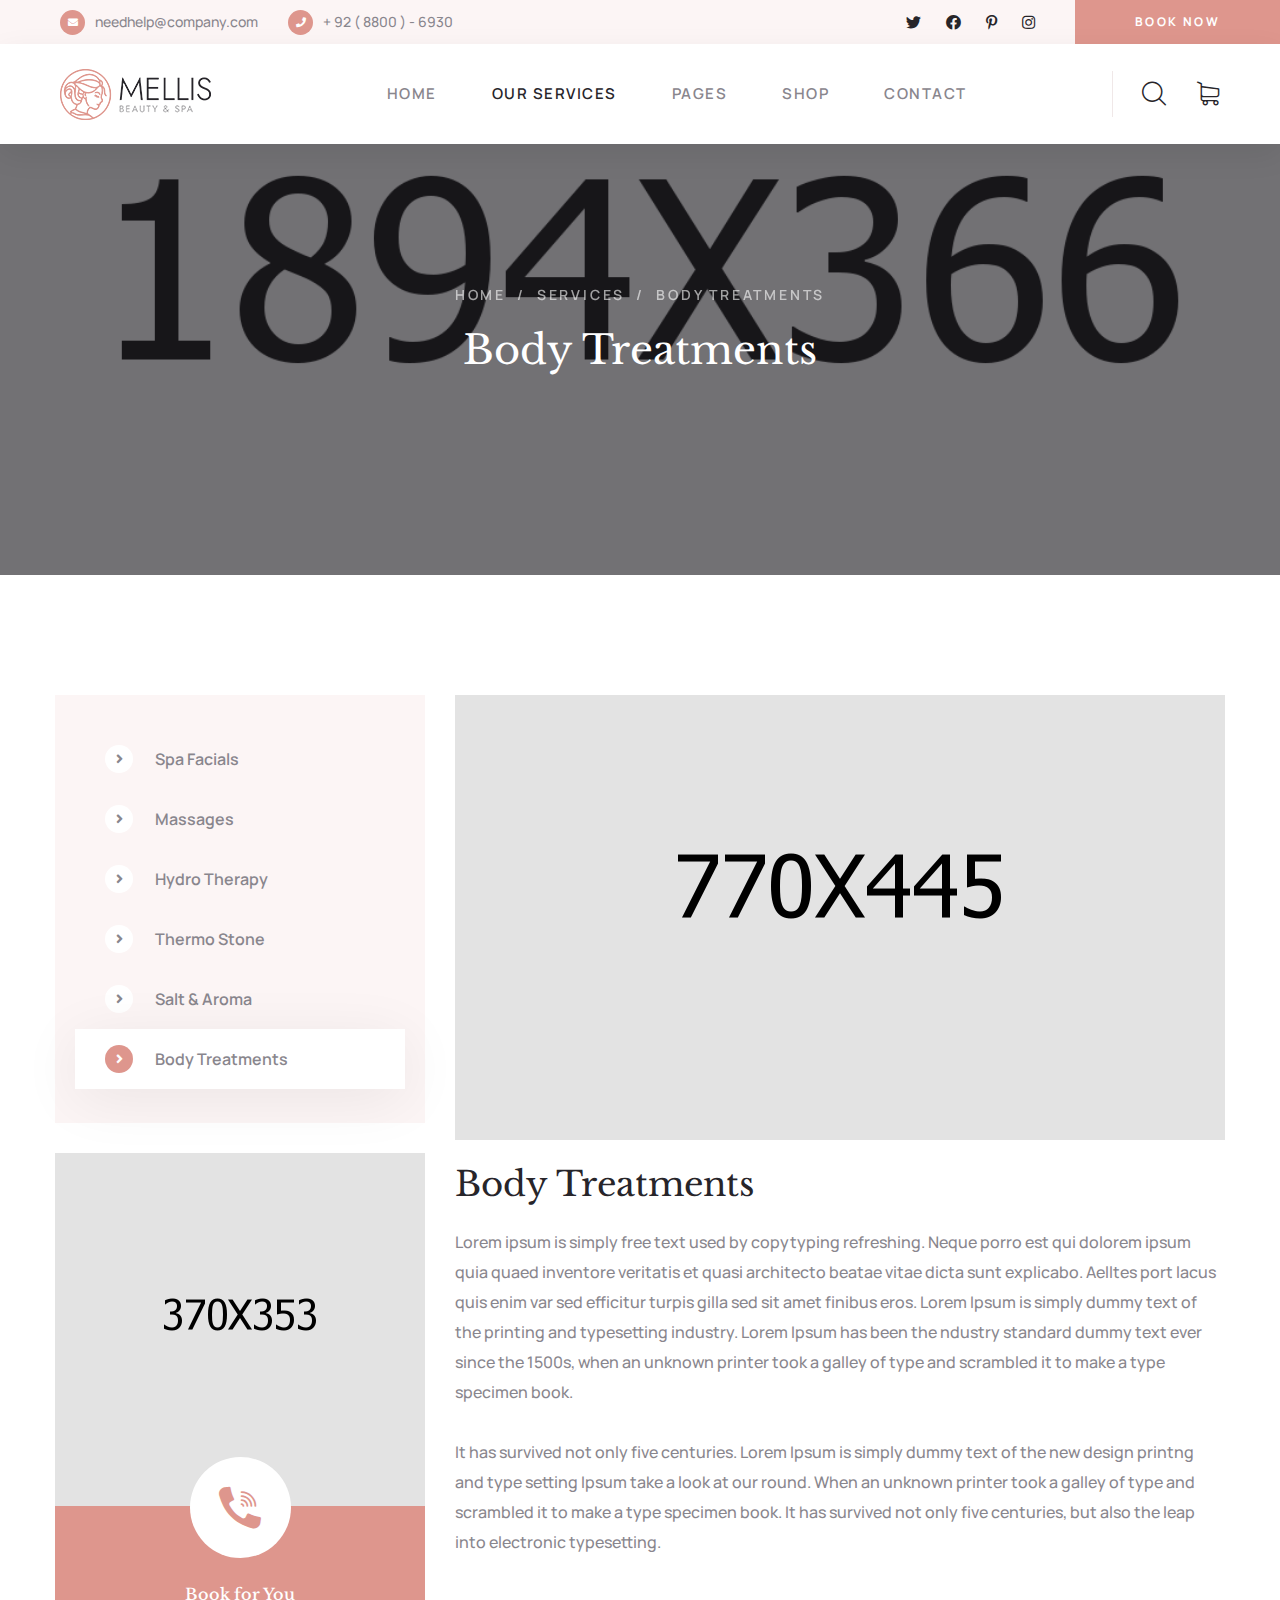
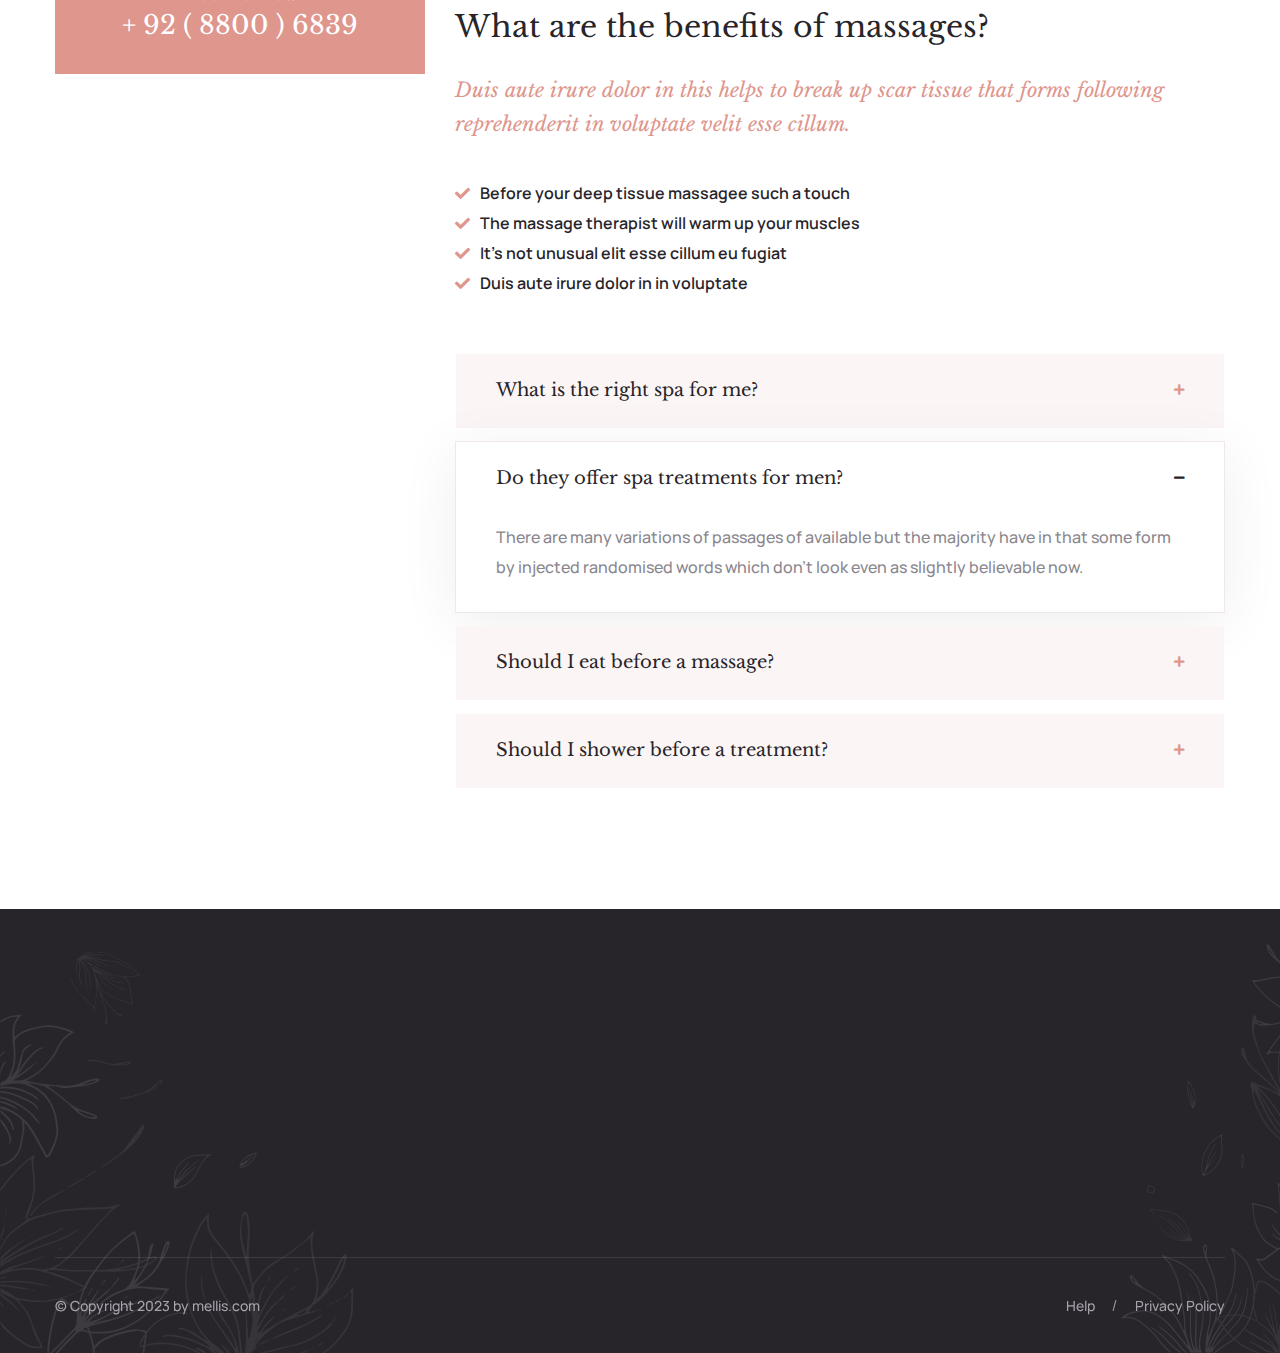
<file: body-treatments.html>
<!DOCTYPE html>
<html lang="en">

<head>
    <meta charset="UTF-8" />
    <meta name="viewport" content="width=device-width, initial-scale=1.0" />
    <title> Body Treatments || mellis || mellis HTML 5 Template </title>
    <!-- favicons Icons -->
    <link rel="apple-touch-icon" sizes="180x180" href="assets/images/favicons/apple-touch-icon.png" />
    <link rel="icon" type="image/png" sizes="32x32" href="assets/images/favicons/favicon-32x32.png" />
    <link rel="icon" type="image/png" sizes="16x16" href="assets/images/favicons/favicon-16x16.png" />
    <link rel="manifest" href="assets/images/favicons/site.webmanifest" />
    <meta name="description" content="mellis HTML 5 Template " />

    <!-- fonts -->
    <link rel="preconnect" href="https://fonts.googleapis.com">

    <link rel="preconnect" href="https://fonts.gstatic.com" crossorigin>

    <link href="https://fonts.googleapis.com/css2?family=Manrope:wght@200;300;400;500;600;700;800&display=swap"
        rel="stylesheet">

    <link href="https://fonts.googleapis.com/css2?family=Libre+Baskerville:ital,wght@0,400;0,700;1,400&display=swap"
        rel="stylesheet">

    <link href="https://fonts.googleapis.com/css2?family=Parisienne&display=swap" rel="stylesheet">

    <link rel="stylesheet" href="assets/vendors/bootstrap/css/bootstrap.min.css" />
    <link rel="stylesheet" href="assets/vendors/animate/animate.min.css" />
    <link rel="stylesheet" href="assets/vendors/animate/custom-animate.css" />
    <link rel="stylesheet" href="assets/vendors/fontawesome/css/all.min.css" />
    <link rel="stylesheet" href="assets/vendors/jarallax/jarallax.css" />
    <link rel="stylesheet" href="assets/vendors/jquery-magnific-popup/jquery.magnific-popup.css" />
    <link rel="stylesheet" href="assets/vendors/nouislider/nouislider.min.css" />
    <link rel="stylesheet" href="assets/vendors/nouislider/nouislider.pips.css" />
    <link rel="stylesheet" href="assets/vendors/odometer/odometer.min.css" />
    <link rel="stylesheet" href="assets/vendors/swiper/swiper.min.css" />
    <link rel="stylesheet" href="assets/vendors/mellis-icons/style.css">
    <link rel="stylesheet" href="assets/vendors/tiny-slider/tiny-slider.min.css" />
    <link rel="stylesheet" href="assets/vendors/reey-font/stylesheet.css" />
    <link rel="stylesheet" href="assets/vendors/owl-carousel/owl.carousel.min.css" />
    <link rel="stylesheet" href="assets/vendors/owl-carousel/owl.theme.default.min.css" />
    <link rel="stylesheet" href="assets/vendors/bxslider/jquery.bxslider.css" />
    <link rel="stylesheet" href="assets/vendors/bootstrap-select/css/bootstrap-select.min.css" />
    <link rel="stylesheet" href="assets/vendors/vegas/vegas.min.css" />
    <link rel="stylesheet" href="assets/vendors/jquery-ui/jquery-ui.css" />
    <link rel="stylesheet" href="assets/vendors/timepicker/timePicker.css" />
    <link rel="stylesheet" href="assets/vendors/twenty-twenty/twentytwenty.css" />

    <!-- template styles -->
    <link rel="stylesheet" href="assets/css/mellis.css" />
    <link rel="stylesheet" href="assets/css/mellis-responsive.css" />
</head>

<body>



    <div class="preloader">
        <div class="preloader__image"></div>
    </div>
    <!-- /.preloader -->




    <div class="page-wrapper">
        <header class="main-header">
            <div class="main-header__top">
                <div class="main-header__top-wrapper">
                    <div class="main-header__top-inner">
                        <div class="main-header__top-left">
                            <ul class="list-unstyled main-header__contact-list">
                                <li>
                                    <div class="icon">
                                        <i class="fas fa-envelope"></i>
                                    </div>
                                    <div class="text">
                                        <p><a href="needhelp@company.com">needhelp@company.com</a></p>
                                    </div>
                                </li>
                                <li>
                                    <div class="icon">
                                        <i class="fas fa-phone"></i>
                                    </div>
                                    <div class="text">
                                        <p><a href="tel:9288006930">+ 92 ( 8800 ) - 6930</a></p>
                                    </div>
                                </li>
                            </ul>
                        </div>
                        <div class="main-header__top-right">
                            <div class="main-header__social">
                                <a href="#"><i class="fab fa-twitter"></i></a>
                                <a href="#"><i class="fab fa-facebook"></i></a>
                                <a href="#"><i class="fab fa-pinterest-p"></i></a>
                                <a href="#"><i class="fab fa-instagram"></i></a>
                            </div>
                            <div class="main-header__btn-box">
                                <a href="contact.html" class="thm-btn main-header__btn">Book now</a>
                            </div>
                        </div>
                    </div>
                </div>
            </div>

            <nav class="main-menu">
                <div class="main-menu__wrapper">
                    <div class="main-menu__wrapper-inner">
                        <div class="main-menu__left">
                            <div class="main-menu__logo">
                                <a href="index.html"><img src="assets/images/resources/logo-1.png" alt=""></a>
                            </div>
                        </div>
                        <div class="main-menu__main-menu-box">
                            <a href="#" class="mobile-nav__toggler"><i class="fa fa-bars"></i></a>
                            <ul class="main-menu__list">
                                <li class="dropdown">
                                    <a href="index.html">Home </a>
                                    <ul>
                                        <li><a href="index.html">Home One</a></li>
                                        <li><a href="index2.html">Home Two</a></li>
                                        <li><a href="index3.html">Home Three</a></li>
                                        <li class="dropdown">
                                            <a href="#">Header Styles</a>
                                            <ul>
                                                <li><a href="index.html">Header One</a></li>
                                                <li><a href="index2.html">Header Two</a></li>
                                                <li><a href="index3.html">Header Three</a></li>
                                            </ul>
                                        </li>
                                    </ul>
                                </li>
                                <li class="dropdown">
                                    <a href="#">Our Services</a>
                                    <ul>
                                        <li><a href="services.html">Services</a></li>
                                        <li><a href="services-details-1.html">Service Details One</a></li>
                                        <li><a href="spa-facials.html">Spa Facials</a></li>
                                        <li><a href="massages.html">Massages</a></li>
                                        <li><a href="hydro-therapy.html">Hydro Therapy</a></li>
                                        <li><a href="thermo-stone.html">Thermo Stone</a></li>
                                        <li><a href="salt-&-aroma.html">Salt & Aroma</a></li>
                                        <li><a href="body-treatments.html">Body Treatments</a></li>
                                    </ul>
                                </li>
                                <li class="dropdown">
                                    <a href="#">Pages</a>
                                    <ul>
                                        <li><a href="team.html">Team Members</a></li>
                                        <li><a href="pricing-plans.html">Pricing Plans</a></li>
                                        <li><a href="promotions.html">Promotions</a></li>
                                        <li><a href="gallery.html">Gallery</a></li>
                                        <li><a href="client-stories.html">Client Stories</a></li>
                                        <li><a href="client-story-details.html">Client Story Details</a></li>
                                    </ul>
                                </li>
                                <li class="dropdown">
                                    <a href="#">Shop</a>
                                    <ul>
                                        <li><a href="products.html">Products</a></li>
                                        <li><a href="product-details.html">Product Details</a></li>
                                    </ul>
                                </li>
                                <li>
                                    <a href="contact.html">Contact</a>
                                </li>
                            </ul>
                        </div>
                        <div class="main-menu__right">
                            <div class="main-menu__search-cart-box">
                                <div class="main-menu__search-box">
                                    <a href="#" class="main-menu__search search-toggler icon-magnifying-glass"></a>
                                </div>
                                <div class="main-menu__cart-box">
                                    <a href="#" class="main-menu__cart icon-shopping-cart"></a>
                                </div>
                            </div>
                        </div>
                    </div>
                </div>
            </nav>
        </header>

        <div class="stricky-header stricked-menu main-menu">
            <div class="sticky-header__content"></div><!-- /.sticky-header__content -->
        </div><!-- /.stricky-header -->


        <!--Page Header Start-->
        <section class="page-header">
            <div class="page-header__bg" style="background-image: url(assets/images/backgrounds/page-header-bg.jpg);">
            </div>
            <div class="container">
                <div class="page-header__inner">
                    <ul class="thm-breadcrumb list-unstyled">
                        <li><a href="index.html">Home</a></li>
                        <li><span>/</span></li>
                        <li><a href="services.html">Services</a></li>
                        <li><span>/</span></li>
                        <li>Body Treatments</li>
                    </ul>
                    <h2>Body Treatments</h2>
                </div>
            </div>
        </section>
        <!--Page Header End-->

        <!--Services Details Two Start-->
        <section class="services-details-two">
            <div class="container">
                <div class="row">
                    <div class="col-xl-4 col-lg-5">
                        <div class="services-details-two__left">
                            <div class="services-details-two__category">
                                <ul class="services-details-two__category-list list-unstyled">
                                    <li>
                                        <a href="spa-facials.html">Spa Facials <i class="fa fa-angle-right"></i></a>
                                    </li>
                                    <li>
                                        <a href="massages.html">Massages <i class="fa fa-angle-right"></i></a>
                                    </li>
                                    <li>
                                        <a href="hydro-therapy.html">Hydro Therapy <i class="fa fa-angle-right"></i></a>
                                    </li>
                                    <li>
                                        <a href="thermo-stone.html">Thermo Stone <i class="fa fa-angle-right"></i></a>
                                    </li>
                                    <li>
                                        <a href="salt-&-aroma.html">Salt & Aroma <i class="fa fa-angle-right"></i></a>
                                    </li>
                                    <li class="active">
                                        <a href="body-treatments.html">Body Treatments <i
                                                class="fa fa-angle-right"></i></a>
                                    </li>
                                </ul>
                            </div>
                            <div class="services-details-two__help-line">
                                <div class="services-details-two__help-line-img">
                                    <img src="assets/images/services/services-details-two-help-line-img-1.jpg" alt="">
                                </div>
                                <div class="services-details-two__help-line-content">
                                    <div class="services-details-two__help-line-icon">
                                        <span class="icon-telephone-call"></span>
                                    </div>
                                    <p class="services-details-two__help-line-sub-title">Book for You</p>
                                    <h3 class="services-details-two__help-number"><a href="tel:9288006839">+ 92 ( 8800 )
                                            6839</a></h3>
                                </div>
                            </div>
                        </div>
                    </div>
                    <div class="col-xl-8 col-lg-7">
                        <div class="services-details-two__right">
                            <div class="services-details-two__img">
                                <img src="assets/images/services/services-details-two-img-6.jpg" alt="">
                            </div>
                            <h3 class="services-details-two__title-1">Body Treatments</h3>
                            <p class="services-details-two__text-1">Lorem ipsum is simply free text used by copytyping
                                refreshing. Neque porro est qui dolorem ipsum quia quaed inventore veritatis et quasi
                                architecto beatae vitae dicta sunt explicabo. Aelltes port lacus quis enim var sed
                                efficitur turpis gilla sed sit amet finibus eros. Lorem Ipsum is simply dummy text of
                                the printing and typesetting industry. Lorem Ipsum has been the ndustry standard dummy
                                text ever since the 1500s, when an unknown printer took a galley of type and scrambled
                                it to make a type specimen book.</p>
                            <p class="services-details-two__text-2">It has survived not only five centuries. Lorem Ipsum
                                is
                                simply dummy text of the new design printng and type setting Ipsum take a look at our
                                round. When an unknown printer took a galley of type and scrambled it to make a type
                                specimen book. It has survived not only five centuries, but also the leap into
                                electronic typesetting.</p>
                            <h3 class="services-details-two__title-2">What are the benefits of massages?</h3>
                            <p class="services-details-two__text-3">Duis aute irure dolor in this helps to break up scar
                                tissue that forms following reprehenderit in voluptate velit esse cillum.</p>
                            <ul class="services-details-two__points list-unstyled">
                                <li>
                                    <div class="icon">
                                        <span class="fa fa-check"></span>
                                    </div>
                                    <div class="text">
                                        <p>Before your deep tissue massagee such a touch</p>
                                    </div>
                                </li>
                                <li>
                                    <div class="icon">
                                        <span class="fa fa-check"></span>
                                    </div>
                                    <div class="text">
                                        <p>The massage therapist will warm up your muscles</p>
                                    </div>
                                </li>
                                <li>
                                    <div class="icon">
                                        <span class="fa fa-check"></span>
                                    </div>
                                    <div class="text">
                                        <p>It’s not unusual elit esse cillum eu fugiat</p>
                                    </div>
                                </li>
                                <li>
                                    <div class="icon">
                                        <span class="fa fa-check"></span>
                                    </div>
                                    <div class="text">
                                        <p>Duis aute irure dolor in in voluptate</p>
                                    </div>
                                </li>
                            </ul>
                            <div class="services-details-two__faq">
                                <div class="accrodion-grp" data-grp-name="faq-one-accrodion">
                                    <div class="accrodion">
                                        <div class="accrodion-title">
                                            <h4>What is the right spa for me?</h4>
                                        </div>
                                        <div class="accrodion-content">
                                            <div class="inner">
                                                <p>There are many variations of passages of available but the majority
                                                    have in that some form by injected randomised words which don’t look
                                                    even as slightly believable now.</p>
                                            </div><!-- /.inner -->
                                        </div>
                                    </div>
                                    <div class="accrodion active">
                                        <div class="accrodion-title">
                                            <h4>Do they offer spa treatments for men?</h4>
                                        </div>
                                        <div class="accrodion-content">
                                            <div class="inner">
                                                <p>There are many variations of passages of available but the majority
                                                    have in that some form by injected randomised words which don’t look
                                                    even as slightly believable now.</p>
                                            </div><!-- /.inner -->
                                        </div>
                                    </div>
                                    <div class="accrodion">
                                        <div class="accrodion-title">
                                            <h4>Should I eat before a massage?</h4>
                                        </div>
                                        <div class="accrodion-content">
                                            <div class="inner">
                                                <p>There are many variations of passages of available but the majority
                                                    have in that some form by injected randomised words which don’t look
                                                    even as slightly believable now.</p>
                                            </div><!-- /.inner -->
                                        </div>
                                    </div>
                                    <div class="accrodion">
                                        <div class="accrodion-title">
                                            <h4>Should I shower before a treatment?</h4>
                                        </div>
                                        <div class="accrodion-content">
                                            <div class="inner">
                                                <p>There are many variations of passages of available but the majority
                                                    have in that some form by injected randomised words which don’t look
                                                    even as slightly believable now.</p>
                                            </div><!-- /.inner -->
                                        </div>
                                    </div>
                                </div>
                            </div>
                        </div>
                    </div>
                </div>
            </div>
        </section>
        <!--Services Details Two End-->


        <!--Site Footer Start-->
        <footer class="site-footer">
            <div class="site-footer__shape-1 float-bob-x">
                <img src="assets/images/shapes/site-footer-shape-1.png" alt="">
            </div>
            <div class="site-footer__shape-2 float-bob-y">
                <img src="assets/images/shapes/site-footer-shape-2.png" alt="">
            </div>
            <div class="container">
                <div class="site-footer__top">
                    <div class="row">
                        <div class="col-xl-4 col-lg-6 col-md-6 wow fadeInUp" data-wow-delay="100ms">
                            <div class="footer-widget__column footer-widget__contact-box">
                                <div class="footer-widget__contact">
                                    <a href="mailto:needhelp@company.com">needhelp@company.com</a>
                                    <a href="tel:9288006930">+ 92 ( 8800 ) 6930</a>
                                </div>
                                <div class="footer-widget__contact-form-box">
                                    <form class="footer-widget__contact-form mc-form" data-url="MC_FORM_URL"
                                        novalidate="novalidate">
                                        <div class="footer-widget__contact-form-input-box">
                                            <input type="email" placeholder="Email address" name="EMAIL">
                                            <button type="submit" class="footer-widget__newsletter-btn"><img
                                                    src="assets/images/icon/paper-plan-icon.png" alt=""></button>
                                        </div>
                                    </form>
                                    <div class="mc-form__response"></div>
                                </div>
                            </div>
                        </div>
                        <div class="col-xl-2 col-lg-6 col-md-6 wow fadeInUp" data-wow-delay="200ms">
                            <div class="footer-widget__column footer-widget__links">
                                <div class="footer-widget__title-box">
                                    <h4 class="footer-widget__title">Links</h4>
                                </div>
                                <ul class="footer-widget__links-list list-unstyled">
                                    <li><a href="about.html">About</a></li>
                                    <li><a href="pricing-plans.html">Pricing Plans</a></li>
                                    <li><a href="promotions.html">Promotions</a></li>
                                    <li><a href="contact.html">Contact</a></li>
                                </ul>
                            </div>
                        </div>
                        <div class="col-xl-3 col-lg-6 col-md-6 wow fadeInUp" data-wow-delay="300ms">
                            <div class="footer-widget__column footer-widget__timing">
                                <div class="footer-widget__title-box">
                                    <h4 class="footer-widget__title">Timing</h4>
                                </div>
                                <ul class="footer-widget__timing-list list-unstyled">
                                    <li>Monday: 9:00 to 6:00</li>
                                    <li>Tuesday to Friday: 8:00 to 19:00</li>
                                    <li>Saturday: 8:00 to 3:30</li>
                                </ul>
                            </div>
                        </div>
                        <div class="col-xl-3 col-lg-6 col-md-6 wow fadeInUp" data-wow-delay="400ms">
                            <div class="footer-widget__column footer-widget__social-box">
                                <div class="site-footer__social">
                                    <a href="#"><i class="fab fa-twitter"></i></a>
                                    <a href="#"><i class="fab fa-facebook"></i></a>
                                    <a href="#"><i class="fab fa-pinterest-p"></i></a>
                                    <a href="#"><i class="fab fa-instagram"></i></a>
                                </div>
                                <p>66 Broklyn Golden Street <br> New York. USA</p>
                            </div>
                        </div>
                    </div>
                </div>
                <div class="site-footer__bottom">
                    <div class="row">
                        <div class="col-xl-12">
                            <div class="site-footer__bottom-inner">
                                <p class="site-footer__bottom-text">© Copyright 2023 by <a href="#">mellis.com</a></p>
                                <ul class="list-unstyled site-footer__bottom-menu">
                                    <li><a href="#">Help</a></li>
                                    <li><a href="#">Privacy Policy</a></li>
                                </ul>
                            </div>
                        </div>
                    </div>
                </div>
            </div>
        </footer>
        <!--Site Footer End-->


    </div><!-- /.page-wrapper -->


    <div class="mobile-nav__wrapper">
        <div class="mobile-nav__overlay mobile-nav__toggler"></div>
        <!-- /.mobile-nav__overlay -->
        <div class="mobile-nav__content">
            <span class="mobile-nav__close mobile-nav__toggler"><i class="fa fa-times"></i></span>

            <div class="logo-box">
                <a href="index.html" aria-label="logo image"><img src="assets/images/resources/logo-3.png" width="90"
                        alt="" /></a>
            </div>
            <!-- /.logo-box -->
            <div class="mobile-nav__container"></div>
            <!-- /.mobile-nav__container -->

            <ul class="mobile-nav__contact list-unstyled">
                <li>
                    <i class="fa fa-envelope"></i>
                    <a href="mailto:needhelp@packageName__.com">needhelp@mellis.com</a>
                </li>
                <li>
                    <i class="fa fa-phone-alt"></i>
                    <a href="tel:666-888-0000">666 888 0000</a>
                </li>
            </ul><!-- /.mobile-nav__contact -->
            <div class="mobile-nav__top">
                <div class="mobile-nav__social">
                    <a href="#" class="fab fa-twitter"></a>
                    <a href="#" class="fab fa-facebook-square"></a>
                    <a href="#" class="fab fa-pinterest-p"></a>
                    <a href="#" class="fab fa-instagram"></a>
                </div><!-- /.mobile-nav__social -->
            </div><!-- /.mobile-nav__top -->



        </div>
        <!-- /.mobile-nav__content -->
    </div>
    <!-- /.mobile-nav__wrapper -->

    <div class="search-popup">
        <div class="search-popup__overlay search-toggler"></div>
        <!-- /.search-popup__overlay -->
        <div class="search-popup__content">
            <form action="#">
                <label for="search" class="sr-only">search here</label><!-- /.sr-only -->
                <input type="text" id="search" placeholder="Search Here..." />
                <button type="submit" aria-label="search submit" class="thm-btn">
                    <i class="icon-magnifying-glass"></i>
                </button>
            </form>
        </div>
        <!-- /.search-popup__content -->
    </div>
    <!-- /.search-popup -->

    <a href="#" data-target="html" class="scroll-to-target scroll-to-top"><i class="fa fa-angle-up"></i></a>


    <script src="assets/vendors/jquery/jquery-3.6.0.min.js"></script>
    <script src="assets/vendors/bootstrap/js/bootstrap.bundle.min.js"></script>
    <script src="assets/vendors/jarallax/jarallax.min.js"></script>
    <script src="assets/vendors/jquery-ajaxchimp/jquery.ajaxchimp.min.js"></script>
    <script src="assets/vendors/jquery-appear/jquery.appear.min.js"></script>
    <script src="assets/vendors/jquery-circle-progress/jquery.circle-progress.min.js"></script>
    <script src="assets/vendors/jquery-magnific-popup/jquery.magnific-popup.min.js"></script>
    <script src="assets/vendors/jquery-validate/jquery.validate.min.js"></script>
    <script src="assets/vendors/nouislider/nouislider.min.js"></script>
    <script src="assets/vendors/odometer/odometer.min.js"></script>
    <script src="assets/vendors/swiper/swiper.min.js"></script>
    <script src="assets/vendors/tiny-slider/tiny-slider.min.js"></script>
    <script src="assets/vendors/wnumb/wNumb.min.js"></script>
    <script src="assets/vendors/wow/wow.js"></script>
    <script src="assets/vendors/isotope/isotope.js"></script>
    <script src="assets/vendors/countdown/countdown.min.js"></script>
    <script src="assets/vendors/owl-carousel/owl.carousel.min.js"></script>
    <script src="assets/vendors/bxslider/jquery.bxslider.min.js"></script>
    <script src="assets/vendors/bootstrap-select/js/bootstrap-select.min.js"></script>
    <script src="assets/vendors/vegas/vegas.min.js"></script>
    <script src="assets/vendors/jquery-ui/jquery-ui.js"></script>
    <script src="assets/vendors/timepicker/timePicker.js"></script>
    <script src="assets/vendors/circleType/jquery.circleType.js"></script>
    <script src="assets/vendors/circleType/jquery.lettering.min.js"></script>
    <script src="assets/vendors/sidebar-content/jquery-sidebar-content.js"></script>
    <script src="assets/vendors/twenty-twenty/twentytwenty.js"></script>
    <script src="assets/vendors/twenty-twenty/jquery.event.move.js"></script>




    <!-- template js -->
    <script src="assets/js//mellis.js"></script>
</body>

</html>
</file>
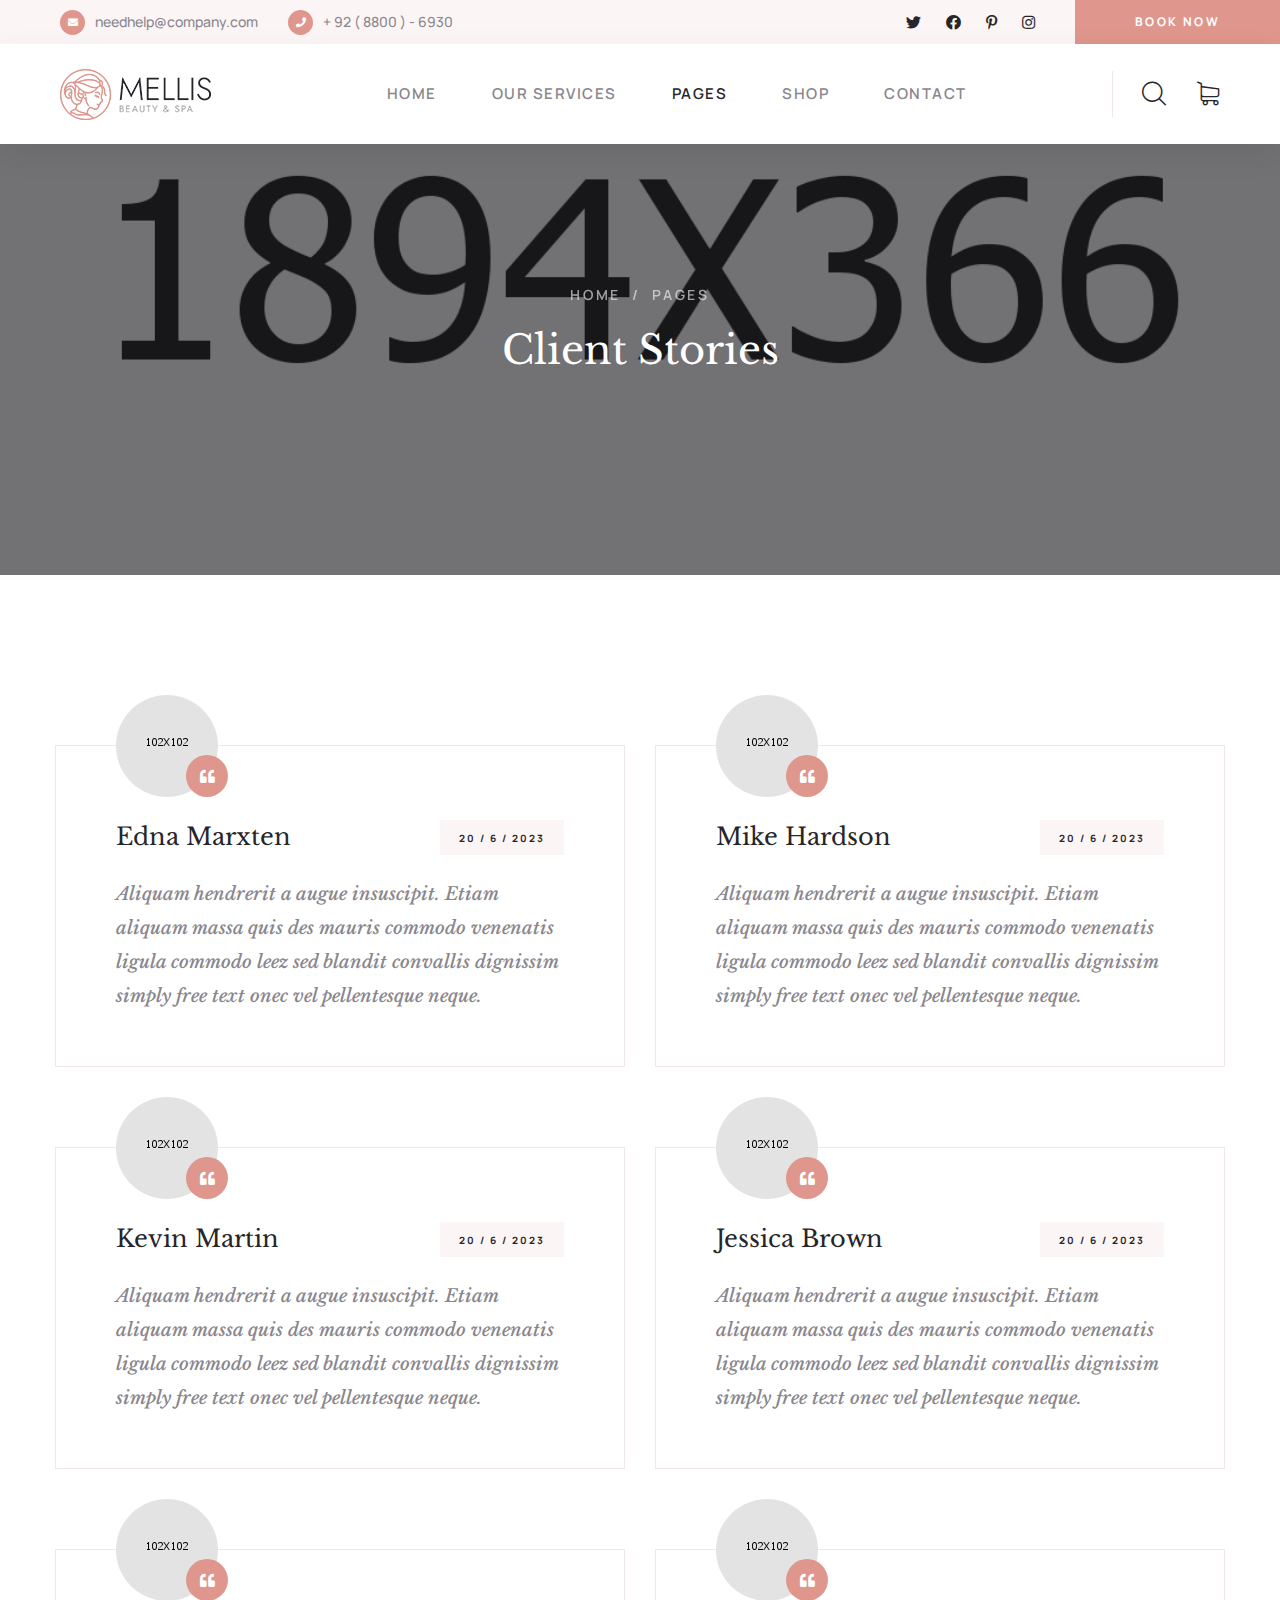
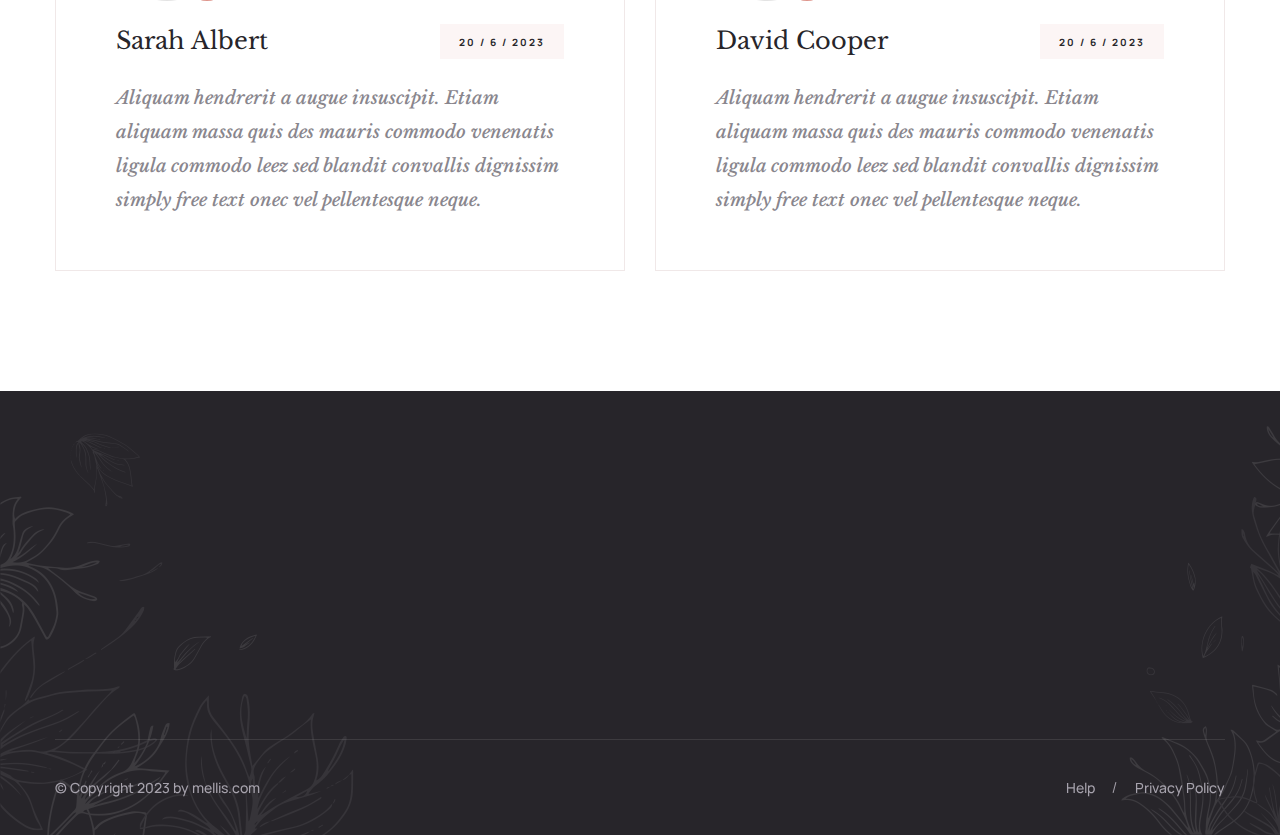
<file: client-stories.html>
<!DOCTYPE html>
<html lang="en">

<head>
    <meta charset="UTF-8" />
    <meta name="viewport" content="width=device-width, initial-scale=1.0" />
    <title> Client Stories || mellis || mellis HTML 5 Template </title>
    <!-- favicons Icons -->
    <link rel="apple-touch-icon" sizes="180x180" href="assets/images/favicons/apple-touch-icon.png" />
    <link rel="icon" type="image/png" sizes="32x32" href="assets/images/favicons/favicon-32x32.png" />
    <link rel="icon" type="image/png" sizes="16x16" href="assets/images/favicons/favicon-16x16.png" />
    <link rel="manifest" href="assets/images/favicons/site.webmanifest" />
    <meta name="description" content="mellis HTML 5 Template " />

    <!-- fonts -->
    <link rel="preconnect" href="https://fonts.googleapis.com">

    <link rel="preconnect" href="https://fonts.gstatic.com" crossorigin>

    <link href="https://fonts.googleapis.com/css2?family=Manrope:wght@200;300;400;500;600;700;800&display=swap"
        rel="stylesheet">

    <link href="https://fonts.googleapis.com/css2?family=Libre+Baskerville:ital,wght@0,400;0,700;1,400&display=swap"
        rel="stylesheet">

    <link href="https://fonts.googleapis.com/css2?family=Parisienne&display=swap" rel="stylesheet">

    <link rel="stylesheet" href="assets/vendors/bootstrap/css/bootstrap.min.css" />
    <link rel="stylesheet" href="assets/vendors/animate/animate.min.css" />
    <link rel="stylesheet" href="assets/vendors/animate/custom-animate.css" />
    <link rel="stylesheet" href="assets/vendors/fontawesome/css/all.min.css" />
    <link rel="stylesheet" href="assets/vendors/jarallax/jarallax.css" />
    <link rel="stylesheet" href="assets/vendors/jquery-magnific-popup/jquery.magnific-popup.css" />
    <link rel="stylesheet" href="assets/vendors/nouislider/nouislider.min.css" />
    <link rel="stylesheet" href="assets/vendors/nouislider/nouislider.pips.css" />
    <link rel="stylesheet" href="assets/vendors/odometer/odometer.min.css" />
    <link rel="stylesheet" href="assets/vendors/swiper/swiper.min.css" />
    <link rel="stylesheet" href="assets/vendors/mellis-icons/style.css">
    <link rel="stylesheet" href="assets/vendors/tiny-slider/tiny-slider.min.css" />
    <link rel="stylesheet" href="assets/vendors/reey-font/stylesheet.css" />
    <link rel="stylesheet" href="assets/vendors/owl-carousel/owl.carousel.min.css" />
    <link rel="stylesheet" href="assets/vendors/owl-carousel/owl.theme.default.min.css" />
    <link rel="stylesheet" href="assets/vendors/bxslider/jquery.bxslider.css" />
    <link rel="stylesheet" href="assets/vendors/bootstrap-select/css/bootstrap-select.min.css" />
    <link rel="stylesheet" href="assets/vendors/vegas/vegas.min.css" />
    <link rel="stylesheet" href="assets/vendors/jquery-ui/jquery-ui.css" />
    <link rel="stylesheet" href="assets/vendors/timepicker/timePicker.css" />
    <link rel="stylesheet" href="assets/vendors/twenty-twenty/twentytwenty.css" />

    <!-- template styles -->
    <link rel="stylesheet" href="assets/css/mellis.css" />
    <link rel="stylesheet" href="assets/css/mellis-responsive.css" />
</head>

<body>



    <div class="preloader">
        <div class="preloader__image"></div>
    </div>
    <!-- /.preloader -->




    <div class="page-wrapper">
        <header class="main-header">
            <div class="main-header__top">
                <div class="main-header__top-wrapper">
                    <div class="main-header__top-inner">
                        <div class="main-header__top-left">
                            <ul class="list-unstyled main-header__contact-list">
                                <li>
                                    <div class="icon">
                                        <i class="fas fa-envelope"></i>
                                    </div>
                                    <div class="text">
                                        <p><a href="needhelp@company.com">needhelp@company.com</a></p>
                                    </div>
                                </li>
                                <li>
                                    <div class="icon">
                                        <i class="fas fa-phone"></i>
                                    </div>
                                    <div class="text">
                                        <p><a href="tel:9288006930">+ 92 ( 8800 ) - 6930</a></p>
                                    </div>
                                </li>
                            </ul>
                        </div>
                        <div class="main-header__top-right">
                            <div class="main-header__social">
                                <a href="#"><i class="fab fa-twitter"></i></a>
                                <a href="#"><i class="fab fa-facebook"></i></a>
                                <a href="#"><i class="fab fa-pinterest-p"></i></a>
                                <a href="#"><i class="fab fa-instagram"></i></a>
                            </div>
                            <div class="main-header__btn-box">
                                <a href="contact.html" class="thm-btn main-header__btn">Book now</a>
                            </div>
                        </div>
                    </div>
                </div>
            </div>

            <nav class="main-menu">
                <div class="main-menu__wrapper">
                    <div class="main-menu__wrapper-inner">
                        <div class="main-menu__left">
                            <div class="main-menu__logo">
                                <a href="index.html"><img src="assets/images/resources/logo-1.png" alt=""></a>
                            </div>
                        </div>
                        <div class="main-menu__main-menu-box">
                            <a href="#" class="mobile-nav__toggler"><i class="fa fa-bars"></i></a>
                            <ul class="main-menu__list">
                                <li class="dropdown">
                                    <a href="index.html">Home </a>
                                    <ul>
                                        <li><a href="index.html">Home One</a></li>
                                        <li><a href="index2.html">Home Two</a></li>
                                        <li><a href="index3.html">Home Three</a></li>
                                        <li class="dropdown">
                                            <a href="#">Header Styles</a>
                                            <ul>
                                                <li><a href="index.html">Header One</a></li>
                                                <li><a href="index2.html">Header Two</a></li>
                                                <li><a href="index3.html">Header Three</a></li>
                                            </ul>
                                        </li>
                                    </ul>
                                </li>
                                <li class="dropdown">
                                    <a href="#">Our Services</a>
                                    <ul>
                                        <li><a href="services.html">Services</a></li>
                                        <li><a href="services-details-1.html">Service Details One</a></li>
                                        <li><a href="spa-facials.html">Spa Facials</a></li>
                                        <li><a href="massages.html">Massages</a></li>
                                        <li><a href="hydro-therapy.html">Hydro Therapy</a></li>
                                        <li><a href="thermo-stone.html">Thermo Stone</a></li>
                                        <li><a href="salt-&-aroma.html">Salt & Aroma</a></li>
                                        <li><a href="body-treatments.html">Body Treatments</a></li>
                                    </ul>
                                </li>
                                <li class="dropdown">
                                    <a href="#">Pages</a>
                                    <ul>
                                        <li><a href="team.html">Team Members</a></li>
                                        <li><a href="pricing-plans.html">Pricing Plans</a></li>
                                        <li><a href="promotions.html">Promotions</a></li>
                                        <li><a href="gallery.html">Gallery</a></li>
                                        <li><a href="client-stories.html">Client Stories</a></li>
                                        <li><a href="client-story-details.html">Client Story Details</a></li>
                                    </ul>
                                </li>
                                <li class="dropdown">
                                    <a href="#">Shop</a>
                                    <ul>
                                        <li><a href="products.html">Products</a></li>
                                        <li><a href="product-details.html">Product Details</a></li>
                                    </ul>
                                </li>
                                <li>
                                    <a href="contact.html">Contact</a>
                                </li>
                            </ul>
                        </div>
                        <div class="main-menu__right">
                            <div class="main-menu__search-cart-box">
                                <div class="main-menu__search-box">
                                    <a href="#" class="main-menu__search search-toggler icon-magnifying-glass"></a>
                                </div>
                                <div class="main-menu__cart-box">
                                    <a href="#" class="main-menu__cart icon-shopping-cart"></a>
                                </div>
                            </div>
                        </div>
                    </div>
                </div>
            </nav>
        </header>

        <div class="stricky-header stricked-menu main-menu">
            <div class="sticky-header__content"></div><!-- /.sticky-header__content -->
        </div><!-- /.stricky-header -->


        <!--Page Header Start-->
        <section class="page-header">
            <div class="page-header__bg" style="background-image: url(assets/images/backgrounds/page-header-bg.jpg);">
            </div>
            <div class="container">
                <div class="page-header__inner">
                    <ul class="thm-breadcrumb list-unstyled">
                        <li><a href="index.html">Home</a></li>
                        <li><span>/</span></li>
                        <li>Pages</li>
                    </ul>
                    <h2>Client Stories</h2>
                </div>
            </div>
        </section>
        <!--Page Header End-->

        <!--Client Stories Start-->
        <section class="client-stories">
            <div class="container">
                <div class="row">
                    <!--Client Stories Single Start-->
                    <div class="col-xl-6 col-lg-6 col-md-6">
                        <div class="client-stories__single">
                            <div class="client-stories__img-box">
                                <div class="client-stories__img">
                                    <img src="assets/images/resources/client-stories-img-1.jpg" alt="">
                                </div>
                                <div class="client-stories__quote">
                                    <span class="fa fa-quote-left"></span>
                                </div>
                            </div>
                            <div class="client-stories__inner">
                                <div class="client-stories__shape-1">
                                    <img src="assets/images/shapes/client-stories-shape-1.png" alt="">
                                </div>
                                <div class="client-stories__name-and-date">
                                    <h3 class="client-stories__name">Edna Marxten</h3>
                                    <p class="client-stories__date">20 / 6 / 2023</p>
                                </div>
                                <p class="client-stories__text">Aliquam hendrerit a augue insuscipit. Etiam aliquam
                                    massa
                                    quis des mauris commodo venenatis ligula commodo leez sed blandit convallis
                                    dignissim
                                    simply free text onec vel pellentesque neque.</p>
                            </div>
                        </div>
                    </div>
                    <!--Client Stories Single End-->
                    <!--Client Stories Single Start-->
                    <div class="col-xl-6 col-lg-6 col-md-6">
                        <div class="client-stories__single">
                            <div class="client-stories__img-box">
                                <div class="client-stories__img">
                                    <img src="assets/images/resources/client-stories-img-2.jpg" alt="">
                                </div>
                                <div class="client-stories__quote">
                                    <span class="fa fa-quote-left"></span>
                                </div>
                            </div>
                            <div class="client-stories__inner">
                                <div class="client-stories__shape-1">
                                    <img src="assets/images/shapes/client-stories-shape-1.png" alt="">
                                </div>
                                <div class="client-stories__name-and-date">
                                    <h3 class="client-stories__name">Mike Hardson</h3>
                                    <p class="client-stories__date">20 / 6 / 2023</p>
                                </div>
                                <p class="client-stories__text">Aliquam hendrerit a augue insuscipit. Etiam aliquam
                                    massa
                                    quis des mauris commodo venenatis ligula commodo leez sed blandit convallis
                                    dignissim
                                    simply free text onec vel pellentesque neque.</p>
                            </div>
                        </div>
                    </div>
                    <!--Client Stories Single End-->
                    <!--Client Stories Single Start-->
                    <div class="col-xl-6 col-lg-6 col-md-6">
                        <div class="client-stories__single">
                            <div class="client-stories__img-box">
                                <div class="client-stories__img">
                                    <img src="assets/images/resources/client-stories-img-3.jpg" alt="">
                                </div>
                                <div class="client-stories__quote">
                                    <span class="fa fa-quote-left"></span>
                                </div>
                            </div>
                            <div class="client-stories__inner">
                                <div class="client-stories__shape-1">
                                    <img src="assets/images/shapes/client-stories-shape-1.png" alt="">
                                </div>
                                <div class="client-stories__name-and-date">
                                    <h3 class="client-stories__name">Kevin Martin</h3>
                                    <p class="client-stories__date">20 / 6 / 2023</p>
                                </div>
                                <p class="client-stories__text">Aliquam hendrerit a augue insuscipit. Etiam aliquam
                                    massa
                                    quis des mauris commodo venenatis ligula commodo leez sed blandit convallis
                                    dignissim
                                    simply free text onec vel pellentesque neque.</p>
                            </div>
                        </div>
                    </div>
                    <!--Client Stories Single End-->
                    <!--Client Stories Single Start-->
                    <div class="col-xl-6 col-lg-6 col-md-6">
                        <div class="client-stories__single">
                            <div class="client-stories__img-box">
                                <div class="client-stories__img">
                                    <img src="assets/images/resources/client-stories-img-4.jpg" alt="">
                                </div>
                                <div class="client-stories__quote">
                                    <span class="fa fa-quote-left"></span>
                                </div>
                            </div>
                            <div class="client-stories__inner">
                                <div class="client-stories__shape-1">
                                    <img src="assets/images/shapes/client-stories-shape-1.png" alt="">
                                </div>
                                <div class="client-stories__name-and-date">
                                    <h3 class="client-stories__name">Jessica Brown</h3>
                                    <p class="client-stories__date">20 / 6 / 2023</p>
                                </div>
                                <p class="client-stories__text">Aliquam hendrerit a augue insuscipit. Etiam aliquam
                                    massa
                                    quis des mauris commodo venenatis ligula commodo leez sed blandit convallis
                                    dignissim
                                    simply free text onec vel pellentesque neque.</p>
                            </div>
                        </div>
                    </div>
                    <!--Client Stories Single End-->
                    <!--Client Stories Single Start-->
                    <div class="col-xl-6 col-lg-6 col-md-6">
                        <div class="client-stories__single">
                            <div class="client-stories__img-box">
                                <div class="client-stories__img">
                                    <img src="assets/images/resources/client-stories-img-5.jpg" alt="">
                                </div>
                                <div class="client-stories__quote">
                                    <span class="fa fa-quote-left"></span>
                                </div>
                            </div>
                            <div class="client-stories__inner">
                                <div class="client-stories__shape-1">
                                    <img src="assets/images/shapes/client-stories-shape-1.png" alt="">
                                </div>
                                <div class="client-stories__name-and-date">
                                    <h3 class="client-stories__name">Sarah Albert</h3>
                                    <p class="client-stories__date">20 / 6 / 2023</p>
                                </div>
                                <p class="client-stories__text">Aliquam hendrerit a augue insuscipit. Etiam aliquam
                                    massa
                                    quis des mauris commodo venenatis ligula commodo leez sed blandit convallis
                                    dignissim
                                    simply free text onec vel pellentesque neque.</p>
                            </div>
                        </div>
                    </div>
                    <!--Client Stories Single End-->
                    <!--Client Stories Single Start-->
                    <div class="col-xl-6 col-lg-6 col-md-6">
                        <div class="client-stories__single">
                            <div class="client-stories__img-box">
                                <div class="client-stories__img">
                                    <img src="assets/images/resources/client-stories-img-6.jpg" alt="">
                                </div>
                                <div class="client-stories__quote">
                                    <span class="fa fa-quote-left"></span>
                                </div>
                            </div>
                            <div class="client-stories__inner">
                                <div class="client-stories__shape-1">
                                    <img src="assets/images/shapes/client-stories-shape-1.png" alt="">
                                </div>
                                <div class="client-stories__name-and-date">
                                    <h3 class="client-stories__name">David Cooper</h3>
                                    <p class="client-stories__date">20 / 6 / 2023</p>
                                </div>
                                <p class="client-stories__text">Aliquam hendrerit a augue insuscipit. Etiam aliquam
                                    massa
                                    quis des mauris commodo venenatis ligula commodo leez sed blandit convallis
                                    dignissim
                                    simply free text onec vel pellentesque neque.</p>
                            </div>
                        </div>
                    </div>
                    <!--Client Stories Single End-->
                </div>
            </div>
        </section>
        <!--Client Stories End-->


        <!--Site Footer Start-->
        <footer class="site-footer">
            <div class="site-footer__shape-1 float-bob-x">
                <img src="assets/images/shapes/site-footer-shape-1.png" alt="">
            </div>
            <div class="site-footer__shape-2 float-bob-y">
                <img src="assets/images/shapes/site-footer-shape-2.png" alt="">
            </div>
            <div class="container">
                <div class="site-footer__top">
                    <div class="row">
                        <div class="col-xl-4 col-lg-6 col-md-6 wow fadeInUp" data-wow-delay="100ms">
                            <div class="footer-widget__column footer-widget__contact-box">
                                <div class="footer-widget__contact">
                                    <a href="mailto:needhelp@company.com">needhelp@company.com</a>
                                    <a href="tel:9288006930">+ 92 ( 8800 ) 6930</a>
                                </div>
                                <div class="footer-widget__contact-form-box">
                                    <form class="footer-widget__contact-form mc-form" data-url="MC_FORM_URL"
                                        novalidate="novalidate">
                                        <div class="footer-widget__contact-form-input-box">
                                            <input type="email" placeholder="Email address" name="EMAIL">
                                            <button type="submit" class="footer-widget__newsletter-btn"><img
                                                    src="assets/images/icon/paper-plan-icon.png" alt=""></button>
                                        </div>
                                    </form>
                                    <div class="mc-form__response"></div>
                                </div>
                            </div>
                        </div>
                        <div class="col-xl-2 col-lg-6 col-md-6 wow fadeInUp" data-wow-delay="200ms">
                            <div class="footer-widget__column footer-widget__links">
                                <div class="footer-widget__title-box">
                                    <h4 class="footer-widget__title">Links</h4>
                                </div>
                                <ul class="footer-widget__links-list list-unstyled">
                                    <li><a href="about.html">About</a></li>
                                    <li><a href="pricing-plans.html">Pricing Plans</a></li>
                                    <li><a href="promotions.html">Promotions</a></li>
                                    <li><a href="contact.html">Contact</a></li>
                                </ul>
                            </div>
                        </div>
                        <div class="col-xl-3 col-lg-6 col-md-6 wow fadeInUp" data-wow-delay="300ms">
                            <div class="footer-widget__column footer-widget__timing">
                                <div class="footer-widget__title-box">
                                    <h4 class="footer-widget__title">Timing</h4>
                                </div>
                                <ul class="footer-widget__timing-list list-unstyled">
                                    <li>Monday: 9:00 to 6:00</li>
                                    <li>Tuesday to Friday: 8:00 to 19:00</li>
                                    <li>Saturday: 8:00 to 3:30</li>
                                </ul>
                            </div>
                        </div>
                        <div class="col-xl-3 col-lg-6 col-md-6 wow fadeInUp" data-wow-delay="400ms">
                            <div class="footer-widget__column footer-widget__social-box">
                                <div class="site-footer__social">
                                    <a href="#"><i class="fab fa-twitter"></i></a>
                                    <a href="#"><i class="fab fa-facebook"></i></a>
                                    <a href="#"><i class="fab fa-pinterest-p"></i></a>
                                    <a href="#"><i class="fab fa-instagram"></i></a>
                                </div>
                                <p>66 Broklyn Golden Street <br> New York. USA</p>
                            </div>
                        </div>
                    </div>
                </div>
                <div class="site-footer__bottom">
                    <div class="row">
                        <div class="col-xl-12">
                            <div class="site-footer__bottom-inner">
                                <p class="site-footer__bottom-text">© Copyright 2023 by <a href="#">mellis.com</a></p>
                                <ul class="list-unstyled site-footer__bottom-menu">
                                    <li><a href="#">Help</a></li>
                                    <li><a href="#">Privacy Policy</a></li>
                                </ul>
                            </div>
                        </div>
                    </div>
                </div>
            </div>
        </footer>
        <!--Site Footer End-->


    </div><!-- /.page-wrapper -->


    <div class="mobile-nav__wrapper">
        <div class="mobile-nav__overlay mobile-nav__toggler"></div>
        <!-- /.mobile-nav__overlay -->
        <div class="mobile-nav__content">
            <span class="mobile-nav__close mobile-nav__toggler"><i class="fa fa-times"></i></span>

            <div class="logo-box">
                <a href="index.html" aria-label="logo image"><img src="assets/images/resources/logo-3.png" width="90"
                        alt="" /></a>
            </div>
            <!-- /.logo-box -->
            <div class="mobile-nav__container"></div>
            <!-- /.mobile-nav__container -->

            <ul class="mobile-nav__contact list-unstyled">
                <li>
                    <i class="fa fa-envelope"></i>
                    <a href="mailto:needhelp@packageName__.com">needhelp@mellis.com</a>
                </li>
                <li>
                    <i class="fa fa-phone-alt"></i>
                    <a href="tel:666-888-0000">666 888 0000</a>
                </li>
            </ul><!-- /.mobile-nav__contact -->
            <div class="mobile-nav__top">
                <div class="mobile-nav__social">
                    <a href="#" class="fab fa-twitter"></a>
                    <a href="#" class="fab fa-facebook-square"></a>
                    <a href="#" class="fab fa-pinterest-p"></a>
                    <a href="#" class="fab fa-instagram"></a>
                </div><!-- /.mobile-nav__social -->
            </div><!-- /.mobile-nav__top -->



        </div>
        <!-- /.mobile-nav__content -->
    </div>
    <!-- /.mobile-nav__wrapper -->

    <div class="search-popup">
        <div class="search-popup__overlay search-toggler"></div>
        <!-- /.search-popup__overlay -->
        <div class="search-popup__content">
            <form action="#">
                <label for="search" class="sr-only">search here</label><!-- /.sr-only -->
                <input type="text" id="search" placeholder="Search Here..." />
                <button type="submit" aria-label="search submit" class="thm-btn">
                    <i class="icon-magnifying-glass"></i>
                </button>
            </form>
        </div>
        <!-- /.search-popup__content -->
    </div>
    <!-- /.search-popup -->

    <a href="#" data-target="html" class="scroll-to-target scroll-to-top"><i class="fa fa-angle-up"></i></a>


    <script src="assets/vendors/jquery/jquery-3.6.0.min.js"></script>
    <script src="assets/vendors/bootstrap/js/bootstrap.bundle.min.js"></script>
    <script src="assets/vendors/jarallax/jarallax.min.js"></script>
    <script src="assets/vendors/jquery-ajaxchimp/jquery.ajaxchimp.min.js"></script>
    <script src="assets/vendors/jquery-appear/jquery.appear.min.js"></script>
    <script src="assets/vendors/jquery-circle-progress/jquery.circle-progress.min.js"></script>
    <script src="assets/vendors/jquery-magnific-popup/jquery.magnific-popup.min.js"></script>
    <script src="assets/vendors/jquery-validate/jquery.validate.min.js"></script>
    <script src="assets/vendors/nouislider/nouislider.min.js"></script>
    <script src="assets/vendors/odometer/odometer.min.js"></script>
    <script src="assets/vendors/swiper/swiper.min.js"></script>
    <script src="assets/vendors/tiny-slider/tiny-slider.min.js"></script>
    <script src="assets/vendors/wnumb/wNumb.min.js"></script>
    <script src="assets/vendors/wow/wow.js"></script>
    <script src="assets/vendors/isotope/isotope.js"></script>
    <script src="assets/vendors/countdown/countdown.min.js"></script>
    <script src="assets/vendors/owl-carousel/owl.carousel.min.js"></script>
    <script src="assets/vendors/bxslider/jquery.bxslider.min.js"></script>
    <script src="assets/vendors/bootstrap-select/js/bootstrap-select.min.js"></script>
    <script src="assets/vendors/vegas/vegas.min.js"></script>
    <script src="assets/vendors/jquery-ui/jquery-ui.js"></script>
    <script src="assets/vendors/timepicker/timePicker.js"></script>
    <script src="assets/vendors/circleType/jquery.circleType.js"></script>
    <script src="assets/vendors/circleType/jquery.lettering.min.js"></script>
    <script src="assets/vendors/sidebar-content/jquery-sidebar-content.js"></script>
    <script src="assets/vendors/twenty-twenty/twentytwenty.js"></script>
    <script src="assets/vendors/twenty-twenty/jquery.event.move.js"></script>




    <!-- template js -->
    <script src="assets/js//mellis.js"></script>
</body>

</html>
</file>
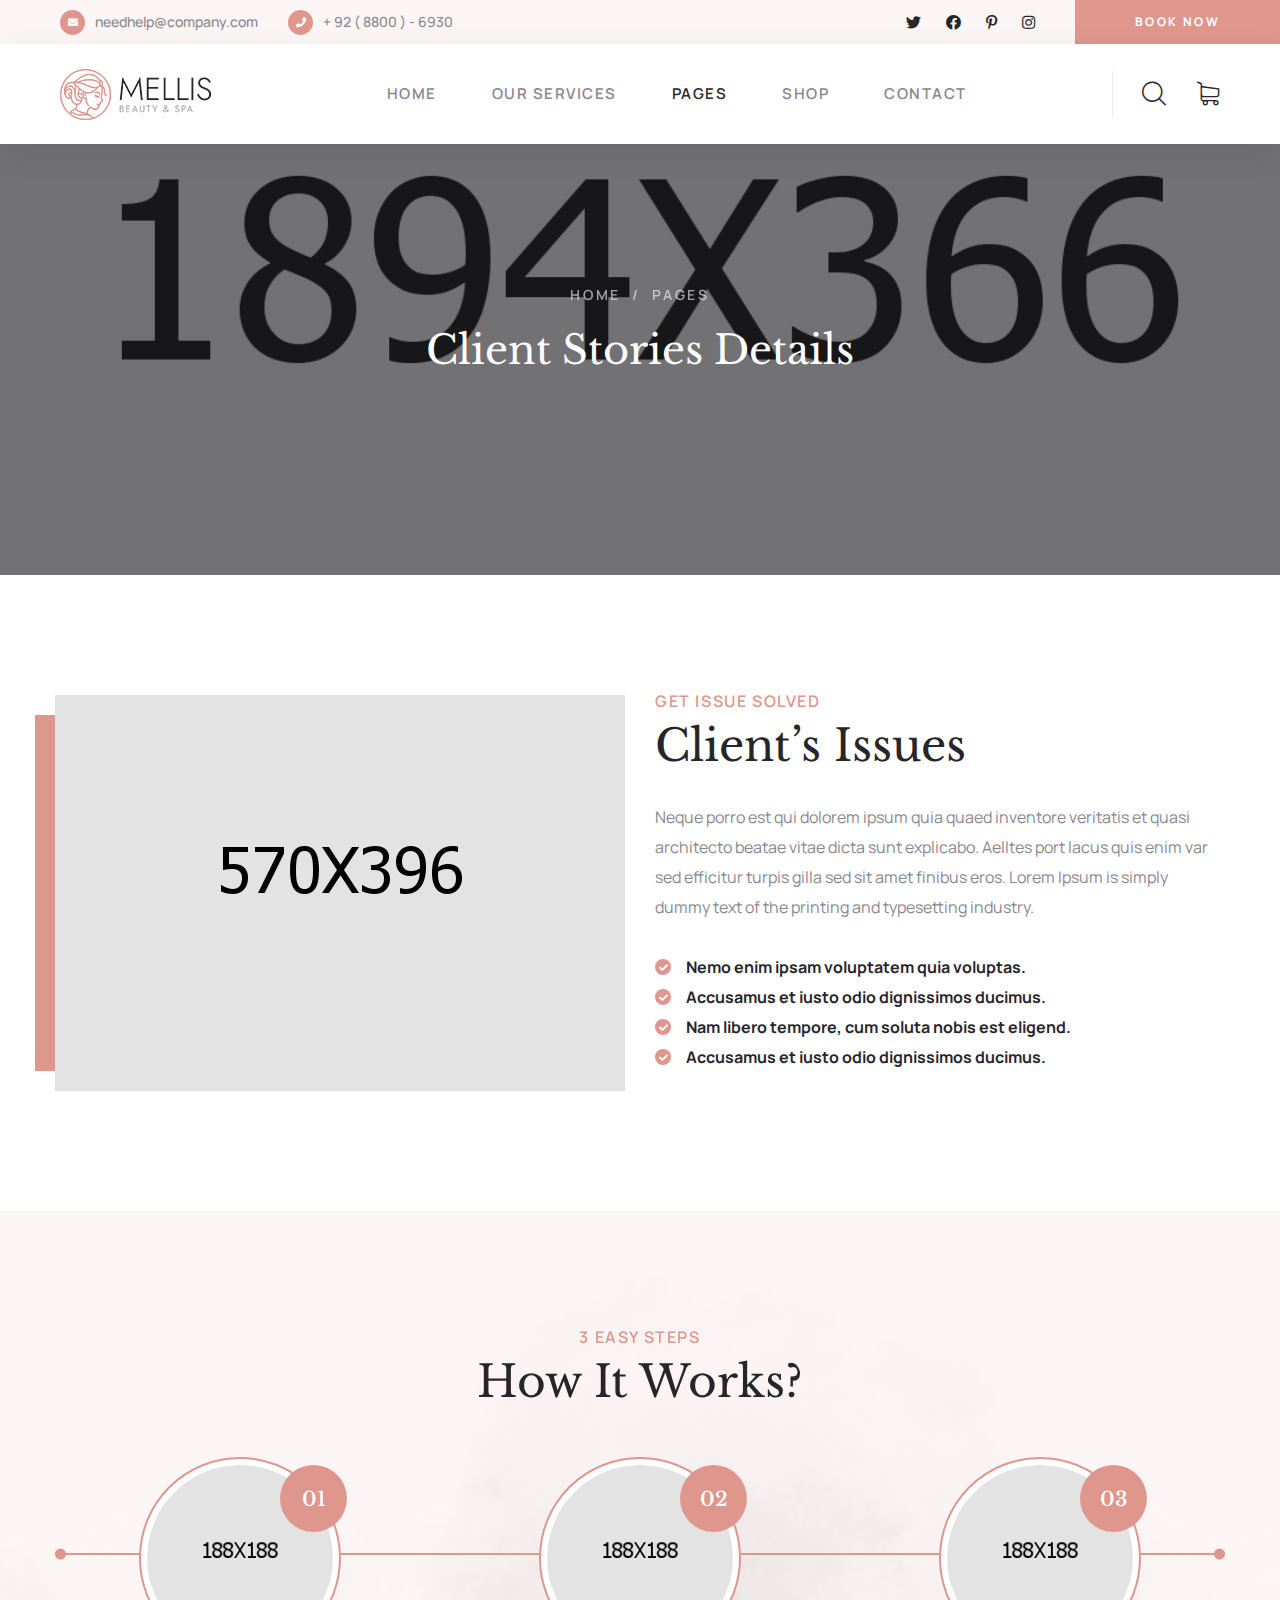
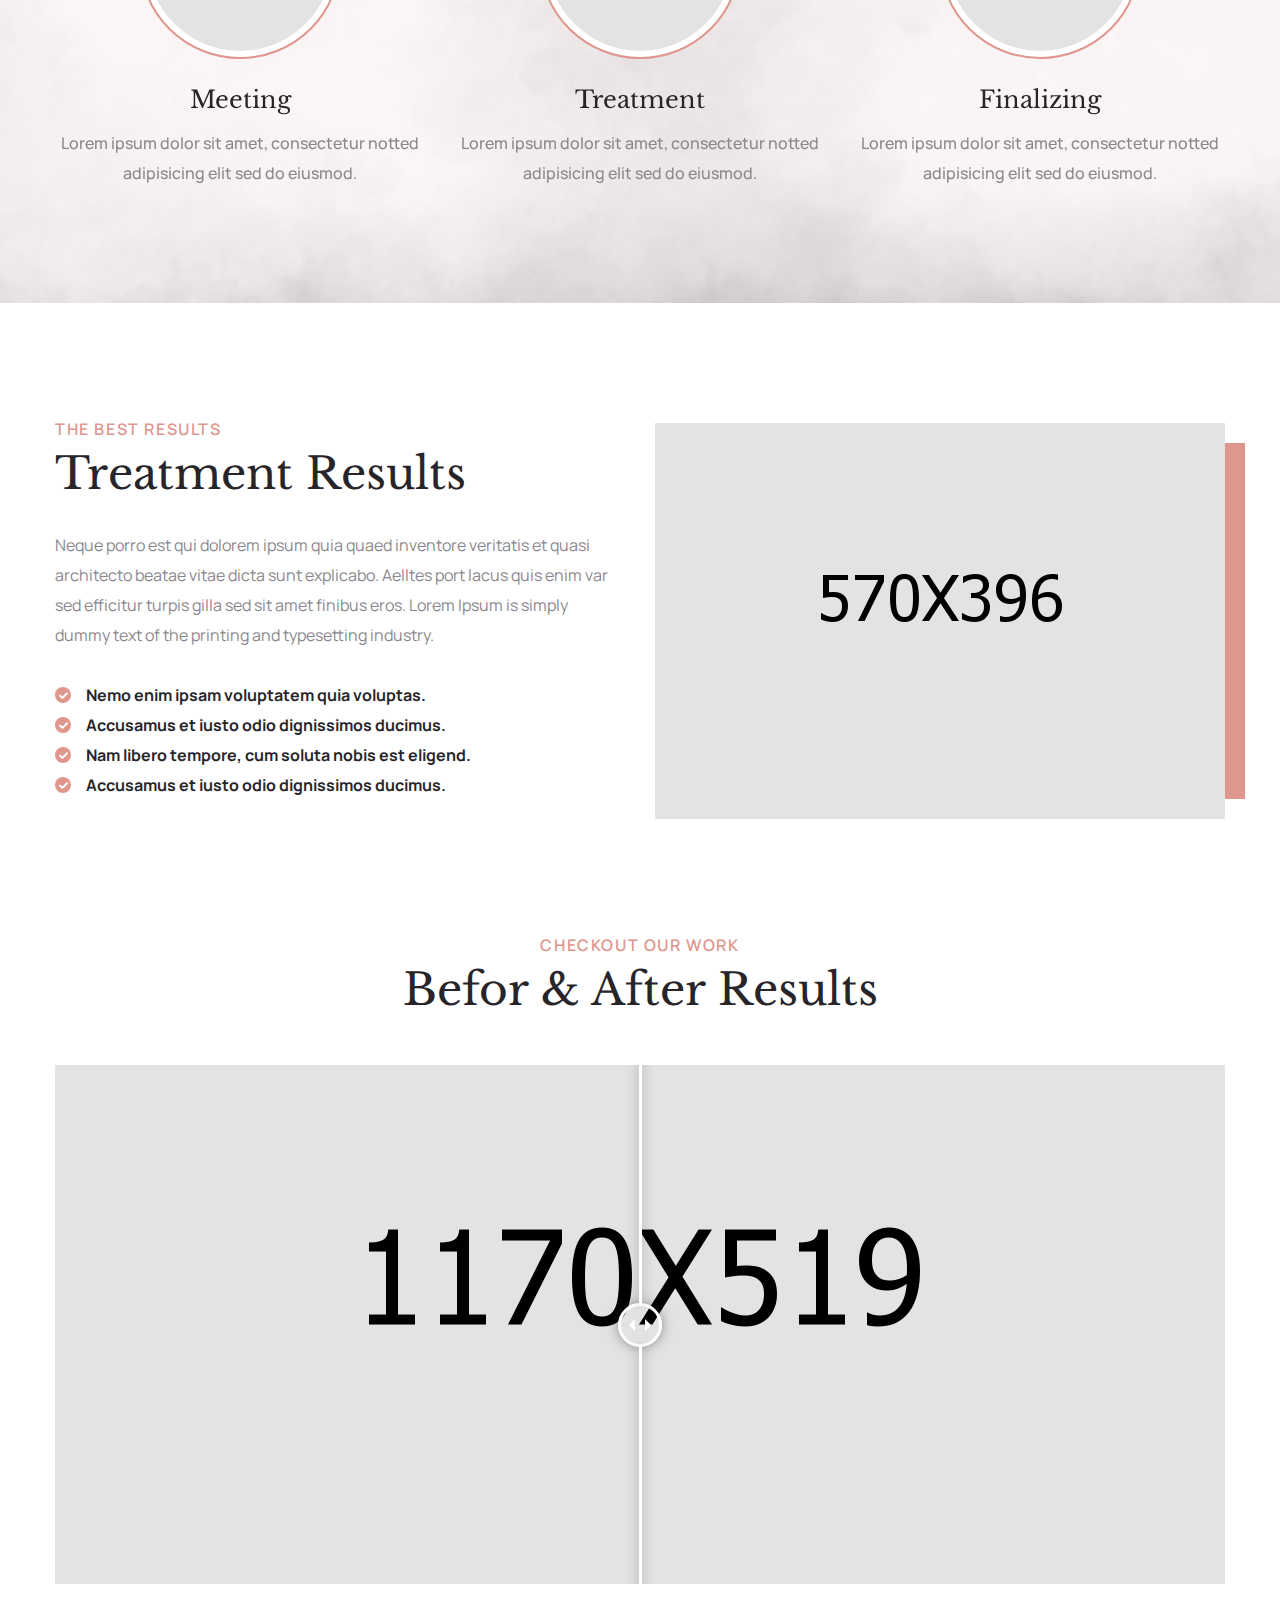
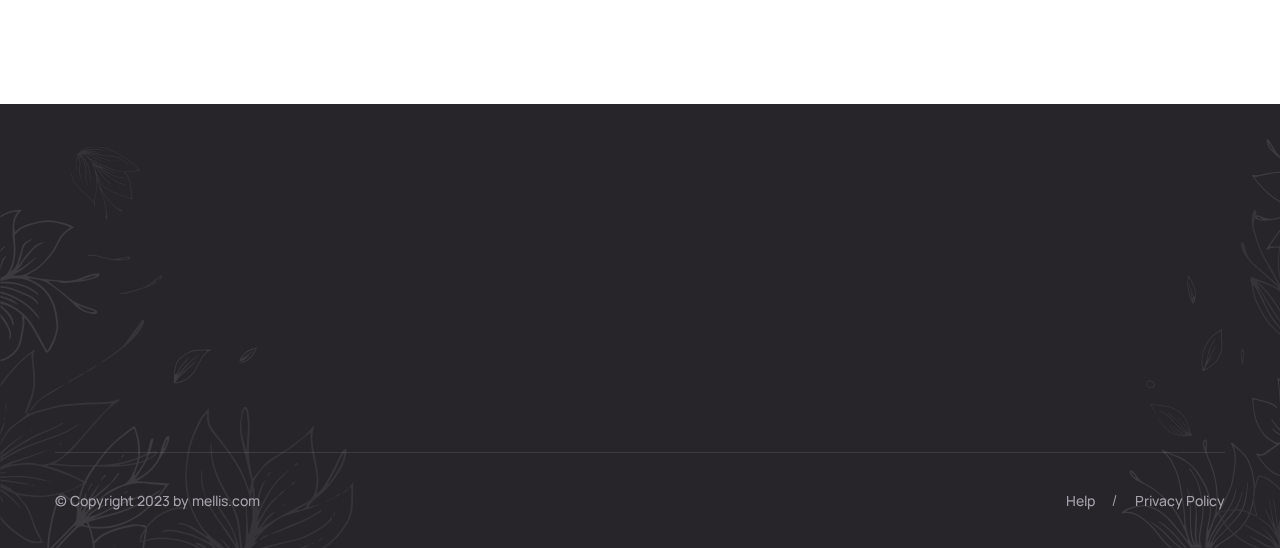
<file: client-story-details.html>
<!DOCTYPE html>
<html lang="en">

<head>
    <meta charset="UTF-8" />
    <meta name="viewport" content="width=device-width, initial-scale=1.0" />
    <title> Client Story Details || mellis || mellis HTML 5 Template </title>
    <!-- favicons Icons -->
    <link rel="apple-touch-icon" sizes="180x180" href="assets/images/favicons/apple-touch-icon.png" />
    <link rel="icon" type="image/png" sizes="32x32" href="assets/images/favicons/favicon-32x32.png" />
    <link rel="icon" type="image/png" sizes="16x16" href="assets/images/favicons/favicon-16x16.png" />
    <link rel="manifest" href="assets/images/favicons/site.webmanifest" />
    <meta name="description" content="mellis HTML 5 Template " />

    <!-- fonts -->
    <link rel="preconnect" href="https://fonts.googleapis.com">

    <link rel="preconnect" href="https://fonts.gstatic.com" crossorigin>

    <link href="https://fonts.googleapis.com/css2?family=Manrope:wght@200;300;400;500;600;700;800&display=swap"
        rel="stylesheet">

    <link href="https://fonts.googleapis.com/css2?family=Libre+Baskerville:ital,wght@0,400;0,700;1,400&display=swap"
        rel="stylesheet">

    <link href="https://fonts.googleapis.com/css2?family=Parisienne&display=swap" rel="stylesheet">

    <link rel="stylesheet" href="assets/vendors/bootstrap/css/bootstrap.min.css" />
    <link rel="stylesheet" href="assets/vendors/animate/animate.min.css" />
    <link rel="stylesheet" href="assets/vendors/animate/custom-animate.css" />
    <link rel="stylesheet" href="assets/vendors/fontawesome/css/all.min.css" />
    <link rel="stylesheet" href="assets/vendors/jarallax/jarallax.css" />
    <link rel="stylesheet" href="assets/vendors/jquery-magnific-popup/jquery.magnific-popup.css" />
    <link rel="stylesheet" href="assets/vendors/nouislider/nouislider.min.css" />
    <link rel="stylesheet" href="assets/vendors/nouislider/nouislider.pips.css" />
    <link rel="stylesheet" href="assets/vendors/odometer/odometer.min.css" />
    <link rel="stylesheet" href="assets/vendors/swiper/swiper.min.css" />
    <link rel="stylesheet" href="assets/vendors/mellis-icons/style.css">
    <link rel="stylesheet" href="assets/vendors/tiny-slider/tiny-slider.min.css" />
    <link rel="stylesheet" href="assets/vendors/reey-font/stylesheet.css" />
    <link rel="stylesheet" href="assets/vendors/owl-carousel/owl.carousel.min.css" />
    <link rel="stylesheet" href="assets/vendors/owl-carousel/owl.theme.default.min.css" />
    <link rel="stylesheet" href="assets/vendors/bxslider/jquery.bxslider.css" />
    <link rel="stylesheet" href="assets/vendors/bootstrap-select/css/bootstrap-select.min.css" />
    <link rel="stylesheet" href="assets/vendors/vegas/vegas.min.css" />
    <link rel="stylesheet" href="assets/vendors/jquery-ui/jquery-ui.css" />
    <link rel="stylesheet" href="assets/vendors/timepicker/timePicker.css" />
    <link rel="stylesheet" href="assets/vendors/twenty-twenty/twentytwenty.css" />

    <!-- template styles -->
    <link rel="stylesheet" href="assets/css/mellis.css" />
    <link rel="stylesheet" href="assets/css/mellis-responsive.css" />
</head>

<body>



    <div class="preloader">
        <div class="preloader__image"></div>
    </div>
    <!-- /.preloader -->




    <div class="page-wrapper">
        <header class="main-header">
            <div class="main-header__top">
                <div class="main-header__top-wrapper">
                    <div class="main-header__top-inner">
                        <div class="main-header__top-left">
                            <ul class="list-unstyled main-header__contact-list">
                                <li>
                                    <div class="icon">
                                        <i class="fas fa-envelope"></i>
                                    </div>
                                    <div class="text">
                                        <p><a href="needhelp@company.com">needhelp@company.com</a></p>
                                    </div>
                                </li>
                                <li>
                                    <div class="icon">
                                        <i class="fas fa-phone"></i>
                                    </div>
                                    <div class="text">
                                        <p><a href="tel:9288006930">+ 92 ( 8800 ) - 6930</a></p>
                                    </div>
                                </li>
                            </ul>
                        </div>
                        <div class="main-header__top-right">
                            <div class="main-header__social">
                                <a href="#"><i class="fab fa-twitter"></i></a>
                                <a href="#"><i class="fab fa-facebook"></i></a>
                                <a href="#"><i class="fab fa-pinterest-p"></i></a>
                                <a href="#"><i class="fab fa-instagram"></i></a>
                            </div>
                            <div class="main-header__btn-box">
                                <a href="contact.html" class="thm-btn main-header__btn">Book now</a>
                            </div>
                        </div>
                    </div>
                </div>
            </div>

            <nav class="main-menu">
                <div class="main-menu__wrapper">
                    <div class="main-menu__wrapper-inner">
                        <div class="main-menu__left">
                            <div class="main-menu__logo">
                                <a href="index.html"><img src="assets/images/resources/logo-1.png" alt=""></a>
                            </div>
                        </div>
                        <div class="main-menu__main-menu-box">
                            <a href="#" class="mobile-nav__toggler"><i class="fa fa-bars"></i></a>
                            <ul class="main-menu__list">
                                <li class="dropdown">
                                    <a href="index.html">Home </a>
                                    <ul>
                                        <li><a href="index.html">Home One</a></li>
                                        <li><a href="index2.html">Home Two</a></li>
                                        <li><a href="index3.html">Home Three</a></li>
                                        <li class="dropdown">
                                            <a href="#">Header Styles</a>
                                            <ul>
                                                <li><a href="index.html">Header One</a></li>
                                                <li><a href="index2.html">Header Two</a></li>
                                                <li><a href="index3.html">Header Three</a></li>
                                            </ul>
                                        </li>
                                    </ul>
                                </li>
                                <li class="dropdown">
                                    <a href="#">Our Services</a>
                                    <ul>
                                        <li><a href="services.html">Services</a></li>
                                        <li><a href="services-details-1.html">Service Details One</a></li>
                                        <li><a href="spa-facials.html">Spa Facials</a></li>
                                        <li><a href="massages.html">Massages</a></li>
                                        <li><a href="hydro-therapy.html">Hydro Therapy</a></li>
                                        <li><a href="thermo-stone.html">Thermo Stone</a></li>
                                        <li><a href="salt-&-aroma.html">Salt & Aroma</a></li>
                                        <li><a href="body-treatments.html">Body Treatments</a></li>
                                    </ul>
                                </li>
                                <li class="dropdown">
                                    <a href="#">Pages</a>
                                    <ul>
                                        <li><a href="team.html">Team Members</a></li>
                                        <li><a href="pricing-plans.html">Pricing Plans</a></li>
                                        <li><a href="promotions.html">Promotions</a></li>
                                        <li><a href="gallery.html">Gallery</a></li>
                                        <li><a href="client-stories.html">Client Stories</a></li>
                                        <li><a href="client-story-details.html">Client Story Details</a></li>
                                    </ul>
                                </li>
                                <li class="dropdown">
                                    <a href="#">Shop</a>
                                    <ul>
                                        <li><a href="products.html">Products</a></li>
                                        <li><a href="product-details.html">Product Details</a></li>
                                    </ul>
                                </li>
                                <li>
                                    <a href="contact.html">Contact</a>
                                </li>
                            </ul>
                        </div>
                        <div class="main-menu__right">
                            <div class="main-menu__search-cart-box">
                                <div class="main-menu__search-box">
                                    <a href="#" class="main-menu__search search-toggler icon-magnifying-glass"></a>
                                </div>
                                <div class="main-menu__cart-box">
                                    <a href="#" class="main-menu__cart icon-shopping-cart"></a>
                                </div>
                            </div>
                        </div>
                    </div>
                </div>
            </nav>
        </header>

        <div class="stricky-header stricked-menu main-menu">
            <div class="sticky-header__content"></div><!-- /.sticky-header__content -->
        </div><!-- /.stricky-header -->


        <!--Page Header Start-->
        <section class="page-header">
            <div class="page-header__bg" style="background-image: url(assets/images/backgrounds/page-header-bg.jpg);">
            </div>
            <div class="container">
                <div class="page-header__inner">
                    <ul class="thm-breadcrumb list-unstyled">
                        <li><a href="index.html">Home</a></li>
                        <li><span>/</span></li>
                        <li>Pages</li>
                    </ul>
                    <h2>Client Stories Details</h2>
                </div>
            </div>
        </section>
        <!--Page Header End-->

        <!--Client Issues Start-->
        <section class="client-issues">
            <div class="container">
                <div class="row">
                    <div class="col-xl-6 col-lg-6">
                        <div class="client-issues__left">
                            <div class="client-issues__img-box">
                                <div class="client-issues__img">
                                    <img src="assets/images/resources/client-issues-img-1.jpg" alt="">
                                </div>
                            </div>
                        </div>
                    </div>
                    <div class="col-xl-6 col-lg-6">
                        <div class="client-issues__right">
                            <div class="section-title text-left">
                                <span class="section-title__tagline">get issue solved</span>
                                <h2 class="section-title__title">Client’s Issues</h2>
                            </div>
                            <p class="client-issues__text">Neque porro est qui dolorem ipsum quia quaed inventore
                                veritatis et quasi architecto beatae vitae dicta sunt explicabo. Aelltes port lacus quis
                                enim var sed efficitur turpis gilla sed sit amet finibus eros. Lorem Ipsum is simply
                                dummy text of the printing and typesetting industry.</p>
                            <ul class="client-issues__points list-unstyled">
                                <li>
                                    <div class="icon">
                                        <span class="fa fa-check"></span>
                                    </div>
                                    <div class="text">
                                        <p>Nemo enim ipsam voluptatem quia voluptas.</p>
                                    </div>
                                </li>
                                <li>
                                    <div class="icon">
                                        <span class="fa fa-check"></span>
                                    </div>
                                    <div class="text">
                                        <p>Accusamus et iusto odio dignissimos ducimus.</p>
                                    </div>
                                </li>
                                <li>
                                    <div class="icon">
                                        <span class="fa fa-check"></span>
                                    </div>
                                    <div class="text">
                                        <p>Nam libero tempore, cum soluta nobis est eligend.</p>
                                    </div>
                                </li>
                                <li>
                                    <div class="icon">
                                        <span class="fa fa-check"></span>
                                    </div>
                                    <div class="text">
                                        <p>Accusamus et iusto odio dignissimos ducimus.</p>
                                    </div>
                                </li>
                            </ul>
                        </div>
                    </div>
                </div>
            </div>
        </section>
        <!--Client Issues End-->

        <!--Process One Start-->
        <section class="process-one process-two">
            <div class="process-two__bg" style="background-image: url(assets/images/backgrounds/process-two-bg.png);">
            </div>
            <div class="container">
                <div class="process-one__inner">
                    <div class="process-one__shape-1"></div>
                    <div class="section-title text-center">
                        <span class="section-title__tagline">3 easy steps</span>
                        <h2 class="section-title__title">How It Works?</h2>
                    </div>
                    <div class="row">
                        <!--Process One Single Start-->
                        <div class="col-xl-4 col-lg-4">
                            <div class="process-one__single">
                                <div class="process-one__img-box">
                                    <div class="process-one__img">
                                        <img src="assets/images/resources/process-1-1.jpg" alt="">
                                    </div>
                                    <div class="process-one__count"></div>
                                </div>
                                <h3 class="process-one__title"><a href="services.html">Meeting</a></h3>
                                <p class="process-one__text">Lorem ipsum dolor sit amet, consectetur notted adipisicing
                                    elit
                                    sed do eiusmod.</p>
                            </div>
                        </div>
                        <!--Process One Single End-->
                        <!--Process One Single Start-->
                        <div class="col-xl-4 col-lg-4">
                            <div class="process-one__single">
                                <div class="process-one__img-box">
                                    <div class="process-one__img">
                                        <img src="assets/images/resources/process-1-2.jpg" alt="">
                                    </div>
                                    <div class="process-one__count"></div>
                                </div>
                                <h3 class="process-one__title"><a href="services.html">Treatment</a></h3>
                                <p class="process-one__text">Lorem ipsum dolor sit amet, consectetur notted adipisicing
                                    elit
                                    sed do eiusmod.</p>
                            </div>
                        </div>
                        <!--Process One Single End-->
                        <!--Process One Single Start-->
                        <div class="col-xl-4 col-lg-4">
                            <div class="process-one__single">
                                <div class="process-one__img-box">
                                    <div class="process-one__img">
                                        <img src="assets/images/resources/process-1-3.jpg" alt="">
                                    </div>
                                    <div class="process-one__count"></div>
                                </div>
                                <h3 class="process-one__title"><a href="services.html">Finalizing</a></h3>
                                <p class="process-one__text">Lorem ipsum dolor sit amet, consectetur notted adipisicing
                                    elit
                                    sed do eiusmod.</p>
                            </div>
                        </div>
                        <!--Process One Single End-->
                    </div>
                </div>
            </div>
        </section>
        <!--Process One End-->

        <!--Treatment Result Start-->
        <section class="treatment-result">
            <div class="container">
                <div class="row">
                    <div class="col-xl-6 col-lg-6">
                        <div class="treatment-result__left">
                            <div class="section-title text-left">
                                <span class="section-title__tagline">the best results</span>
                                <h2 class="section-title__title">Treatment Results</h2>
                            </div>
                            <p class="treatment-result__text">Neque porro est qui dolorem ipsum quia quaed inventore
                                veritatis et quasi architecto beatae vitae dicta sunt explicabo. Aelltes port lacus quis
                                enim var sed efficitur turpis gilla sed sit amet finibus eros. Lorem Ipsum is simply
                                dummy text of the printing and typesetting industry.</p>
                            <ul class="treatment-result__points list-unstyled">
                                <li>
                                    <div class="icon">
                                        <span class="fa fa-check"></span>
                                    </div>
                                    <div class="text">
                                        <p>Nemo enim ipsam voluptatem quia voluptas.</p>
                                    </div>
                                </li>
                                <li>
                                    <div class="icon">
                                        <span class="fa fa-check"></span>
                                    </div>
                                    <div class="text">
                                        <p>Accusamus et iusto odio dignissimos ducimus.</p>
                                    </div>
                                </li>
                                <li>
                                    <div class="icon">
                                        <span class="fa fa-check"></span>
                                    </div>
                                    <div class="text">
                                        <p>Nam libero tempore, cum soluta nobis est eligend.</p>
                                    </div>
                                </li>
                                <li>
                                    <div class="icon">
                                        <span class="fa fa-check"></span>
                                    </div>
                                    <div class="text">
                                        <p>Accusamus et iusto odio dignissimos ducimus.</p>
                                    </div>
                                </li>
                            </ul>
                        </div>
                    </div>
                    <div class="col-xl-6 col-lg-6">
                        <div class="treatment-result__right">
                            <div class="treatment-result__img-box">
                                <div class="treatment-result__img">
                                    <img src="assets/images/resources/treatment-result-img-1.jpg" alt="">
                                </div>
                            </div>
                        </div>
                    </div>
                </div>
            </div>
        </section>
        <!--Treatment Result End-->

        <!--Before And After Start-->
        <section class="before-and-after">
            <div class="container">
                <div class="section-title text-center">
                    <span class="section-title__tagline">Checkout our work</span>
                    <h2 class="section-title__title">Befor & After Results</h2>
                </div>
                <div class="before-and-after__img-box">
                    <div class="before-after">
                        <div class="before-after-twentytwenty" id="wrinkle-before-after">
                            <img src="assets/images/resources/before-and-after-img.jpg" alt="">
                            <img src="assets/images/resources/before-and-after-img-2.jpg" alt="">
                        </div>
                    </div>
                </div>
            </div>
        </section>
        <!--Before And After End-->


        <!--Site Footer Start-->
        <footer class="site-footer">
            <div class="site-footer__shape-1 float-bob-x">
                <img src="assets/images/shapes/site-footer-shape-1.png" alt="">
            </div>
            <div class="site-footer__shape-2 float-bob-y">
                <img src="assets/images/shapes/site-footer-shape-2.png" alt="">
            </div>
            <div class="container">
                <div class="site-footer__top">
                    <div class="row">
                        <div class="col-xl-4 col-lg-6 col-md-6 wow fadeInUp" data-wow-delay="100ms">
                            <div class="footer-widget__column footer-widget__contact-box">
                                <div class="footer-widget__contact">
                                    <a href="mailto:needhelp@company.com">needhelp@company.com</a>
                                    <a href="tel:9288006930">+ 92 ( 8800 ) 6930</a>
                                </div>
                                <div class="footer-widget__contact-form-box">
                                    <form class="footer-widget__contact-form mc-form" data-url="MC_FORM_URL"
                                        novalidate="novalidate">
                                        <div class="footer-widget__contact-form-input-box">
                                            <input type="email" placeholder="Email address" name="EMAIL">
                                            <button type="submit" class="footer-widget__newsletter-btn"><img
                                                    src="assets/images/icon/paper-plan-icon.png" alt=""></button>
                                        </div>
                                    </form>
                                    <div class="mc-form__response"></div>
                                </div>
                            </div>
                        </div>
                        <div class="col-xl-2 col-lg-6 col-md-6 wow fadeInUp" data-wow-delay="200ms">
                            <div class="footer-widget__column footer-widget__links">
                                <div class="footer-widget__title-box">
                                    <h4 class="footer-widget__title">Links</h4>
                                </div>
                                <ul class="footer-widget__links-list list-unstyled">
                                    <li><a href="about.html">About</a></li>
                                    <li><a href="pricing-plans.html">Pricing Plans</a></li>
                                    <li><a href="promotions.html">Promotions</a></li>
                                    <li><a href="contact.html">Contact</a></li>
                                </ul>
                            </div>
                        </div>
                        <div class="col-xl-3 col-lg-6 col-md-6 wow fadeInUp" data-wow-delay="300ms">
                            <div class="footer-widget__column footer-widget__timing">
                                <div class="footer-widget__title-box">
                                    <h4 class="footer-widget__title">Timing</h4>
                                </div>
                                <ul class="footer-widget__timing-list list-unstyled">
                                    <li>Monday: 9:00 to 6:00</li>
                                    <li>Tuesday to Friday: 8:00 to 19:00</li>
                                    <li>Saturday: 8:00 to 3:30</li>
                                </ul>
                            </div>
                        </div>
                        <div class="col-xl-3 col-lg-6 col-md-6 wow fadeInUp" data-wow-delay="400ms">
                            <div class="footer-widget__column footer-widget__social-box">
                                <div class="site-footer__social">
                                    <a href="#"><i class="fab fa-twitter"></i></a>
                                    <a href="#"><i class="fab fa-facebook"></i></a>
                                    <a href="#"><i class="fab fa-pinterest-p"></i></a>
                                    <a href="#"><i class="fab fa-instagram"></i></a>
                                </div>
                                <p>66 Broklyn Golden Street <br> New York. USA</p>
                            </div>
                        </div>
                    </div>
                </div>
                <div class="site-footer__bottom">
                    <div class="row">
                        <div class="col-xl-12">
                            <div class="site-footer__bottom-inner">
                                <p class="site-footer__bottom-text">© Copyright 2023 by <a href="#">mellis.com</a></p>
                                <ul class="list-unstyled site-footer__bottom-menu">
                                    <li><a href="#">Help</a></li>
                                    <li><a href="#">Privacy Policy</a></li>
                                </ul>
                            </div>
                        </div>
                    </div>
                </div>
            </div>
        </footer>
        <!--Site Footer End-->


    </div><!-- /.page-wrapper -->


    <div class="mobile-nav__wrapper">
        <div class="mobile-nav__overlay mobile-nav__toggler"></div>
        <!-- /.mobile-nav__overlay -->
        <div class="mobile-nav__content">
            <span class="mobile-nav__close mobile-nav__toggler"><i class="fa fa-times"></i></span>

            <div class="logo-box">
                <a href="index.html" aria-label="logo image"><img src="assets/images/resources/logo-3.png" width="90"
                        alt="" /></a>
            </div>
            <!-- /.logo-box -->
            <div class="mobile-nav__container"></div>
            <!-- /.mobile-nav__container -->

            <ul class="mobile-nav__contact list-unstyled">
                <li>
                    <i class="fa fa-envelope"></i>
                    <a href="mailto:needhelp@packageName__.com">needhelp@mellis.com</a>
                </li>
                <li>
                    <i class="fa fa-phone-alt"></i>
                    <a href="tel:666-888-0000">666 888 0000</a>
                </li>
            </ul><!-- /.mobile-nav__contact -->
            <div class="mobile-nav__top">
                <div class="mobile-nav__social">
                    <a href="#" class="fab fa-twitter"></a>
                    <a href="#" class="fab fa-facebook-square"></a>
                    <a href="#" class="fab fa-pinterest-p"></a>
                    <a href="#" class="fab fa-instagram"></a>
                </div><!-- /.mobile-nav__social -->
            </div><!-- /.mobile-nav__top -->



        </div>
        <!-- /.mobile-nav__content -->
    </div>
    <!-- /.mobile-nav__wrapper -->

    <div class="search-popup">
        <div class="search-popup__overlay search-toggler"></div>
        <!-- /.search-popup__overlay -->
        <div class="search-popup__content">
            <form action="#">
                <label for="search" class="sr-only">search here</label><!-- /.sr-only -->
                <input type="text" id="search" placeholder="Search Here..." />
                <button type="submit" aria-label="search submit" class="thm-btn">
                    <i class="icon-magnifying-glass"></i>
                </button>
            </form>
        </div>
        <!-- /.search-popup__content -->
    </div>
    <!-- /.search-popup -->

    <a href="#" data-target="html" class="scroll-to-target scroll-to-top"><i class="fa fa-angle-up"></i></a>


    <script src="assets/vendors/jquery/jquery-3.6.0.min.js"></script>
    <script src="assets/vendors/bootstrap/js/bootstrap.bundle.min.js"></script>
    <script src="assets/vendors/jarallax/jarallax.min.js"></script>
    <script src="assets/vendors/jquery-ajaxchimp/jquery.ajaxchimp.min.js"></script>
    <script src="assets/vendors/jquery-appear/jquery.appear.min.js"></script>
    <script src="assets/vendors/jquery-circle-progress/jquery.circle-progress.min.js"></script>
    <script src="assets/vendors/jquery-magnific-popup/jquery.magnific-popup.min.js"></script>
    <script src="assets/vendors/jquery-validate/jquery.validate.min.js"></script>
    <script src="assets/vendors/nouislider/nouislider.min.js"></script>
    <script src="assets/vendors/odometer/odometer.min.js"></script>
    <script src="assets/vendors/swiper/swiper.min.js"></script>
    <script src="assets/vendors/tiny-slider/tiny-slider.min.js"></script>
    <script src="assets/vendors/wnumb/wNumb.min.js"></script>
    <script src="assets/vendors/wow/wow.js"></script>
    <script src="assets/vendors/isotope/isotope.js"></script>
    <script src="assets/vendors/countdown/countdown.min.js"></script>
    <script src="assets/vendors/owl-carousel/owl.carousel.min.js"></script>
    <script src="assets/vendors/bxslider/jquery.bxslider.min.js"></script>
    <script src="assets/vendors/bootstrap-select/js/bootstrap-select.min.js"></script>
    <script src="assets/vendors/vegas/vegas.min.js"></script>
    <script src="assets/vendors/jquery-ui/jquery-ui.js"></script>
    <script src="assets/vendors/timepicker/timePicker.js"></script>
    <script src="assets/vendors/circleType/jquery.circleType.js"></script>
    <script src="assets/vendors/circleType/jquery.lettering.min.js"></script>
    <script src="assets/vendors/sidebar-content/jquery-sidebar-content.js"></script>
    <script src="assets/vendors/twenty-twenty/twentytwenty.js"></script>
    <script src="assets/vendors/twenty-twenty/jquery.event.move.js"></script>




    <!-- template js -->
    <script src="assets/js//mellis.js"></script>
</body>

</html>
</file>
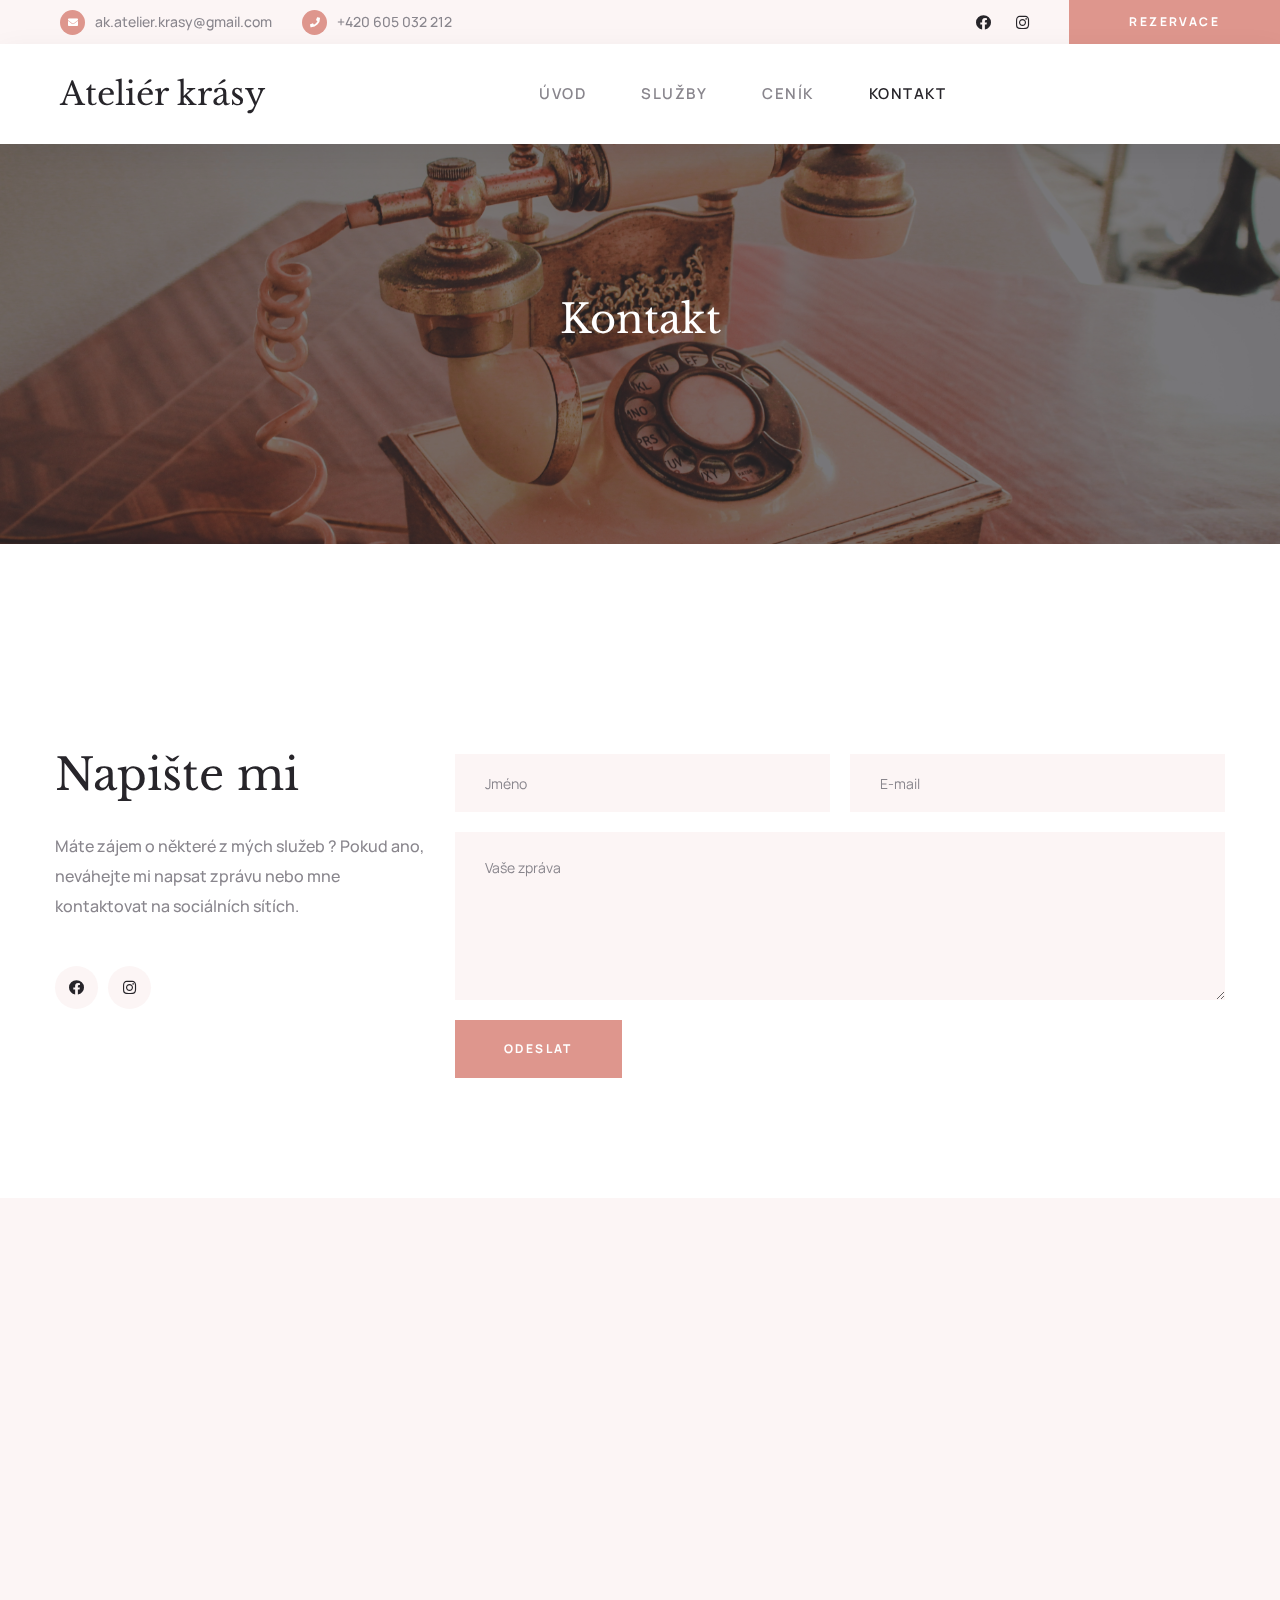
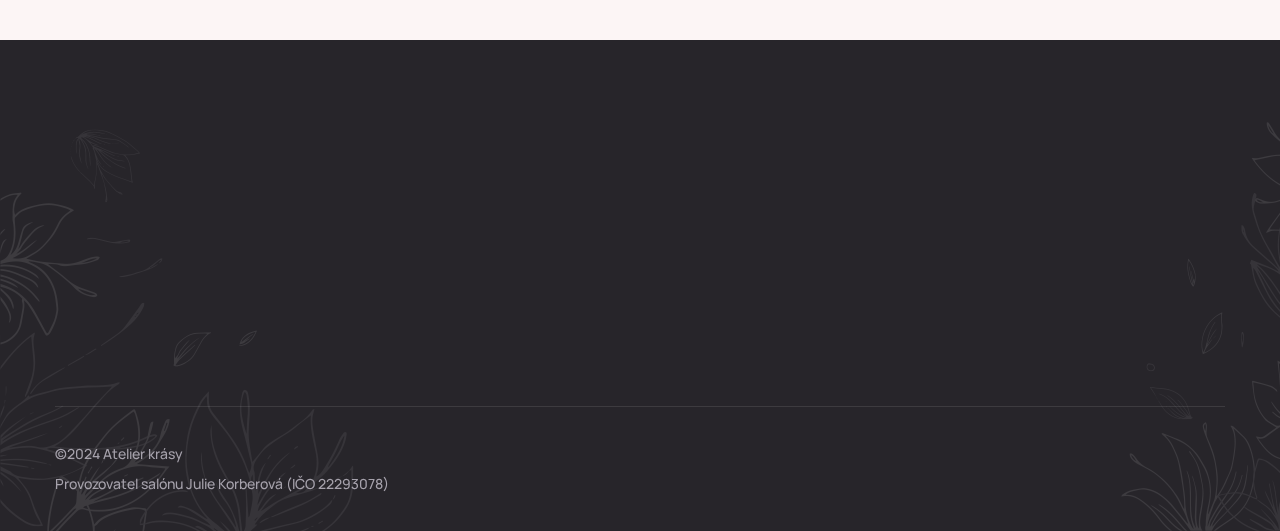
<file: contact.html>
<!DOCTYPE html>
<html lang="en">

<head>
    <meta charset="UTF-8" />
    <meta name="viewport" content="width=device-width, initial-scale=1.0" />
    <title> Ateliér krásy || Kontakt </title>
    <!-- favicons Icons -->
    <link rel="apple-touch-icon" sizes="180x180" href="assets/images/favicons/apple-touch-icon.png" />
    <link rel="icon" type="image/png" sizes="32x32" href="assets/images/icon/atelier-krasy-description-logo.png" />
    <link rel="icon" type="image/png" sizes="16x16" href="assets/images/icon/atelier-krasy-description-logo.png" />
    <link rel="manifest" href="assets/images/favicons/site.webmanifest" />
    <meta name="description" content="Ateliér krásy || Kontakt" lang="cz-CZ"/>

    <!-- fonts -->
    <link rel="preconnect" href="https://fonts.googleapis.com">

    <link rel="preconnect" href="https://fonts.gstatic.com" crossorigin>

    <link href="https://fonts.googleapis.com/css2?family=Manrope:wght@200;300;400;500;600;700;800&display=swap"
        rel="stylesheet">

    <link href="https://fonts.googleapis.com/css2?family=Libre+Baskerville:ital,wght@0,400;0,700;1,400&display=swap"
        rel="stylesheet">

    <link href="https://fonts.googleapis.com/css2?family=Parisienne&display=swap" rel="stylesheet">

    <link rel="stylesheet" href="assets/vendors/bootstrap/css/bootstrap.min.css" />
    <link rel="stylesheet" href="assets/vendors/animate/animate.min.css" />
    <link rel="stylesheet" href="assets/vendors/animate/custom-animate.css" />
    <link rel="stylesheet" href="assets/vendors/fontawesome/css/all.min.css" />
    <link rel="stylesheet" href="assets/vendors/jarallax/jarallax.css" />
    <link rel="stylesheet" href="assets/vendors/jquery-magnific-popup/jquery.magnific-popup.css" />
    <link rel="stylesheet" href="assets/vendors/nouislider/nouislider.min.css" />
    <link rel="stylesheet" href="assets/vendors/nouislider/nouislider.pips.css" />
    <link rel="stylesheet" href="assets/vendors/odometer/odometer.min.css" />
    <link rel="stylesheet" href="assets/vendors/swiper/swiper.min.css" />
    <link rel="stylesheet" href="assets/vendors/mellis-icons/style.css">
    <link rel="stylesheet" href="assets/vendors/tiny-slider/tiny-slider.min.css" />
    <link rel="stylesheet" href="assets/vendors/reey-font/stylesheet.css" />
    <link rel="stylesheet" href="assets/vendors/owl-carousel/owl.carousel.min.css" />
    <link rel="stylesheet" href="assets/vendors/owl-carousel/owl.theme.default.min.css" />
    <link rel="stylesheet" href="assets/vendors/bxslider/jquery.bxslider.css" />
    <link rel="stylesheet" href="assets/vendors/bootstrap-select/css/bootstrap-select.min.css" />
    <link rel="stylesheet" href="assets/vendors/vegas/vegas.min.css" />
    <link rel="stylesheet" href="assets/vendors/jquery-ui/jquery-ui.css" />
    <link rel="stylesheet" href="assets/vendors/timepicker/timePicker.css" />
    <link rel="stylesheet" href="assets/vendors/twenty-twenty/twentytwenty.css" />

    <!-- template styles -->
    <link rel="stylesheet" href="assets/css/mellis.css" />
    <link rel="stylesheet" href="assets/css/mellis-responsive.css" />
</head>

<body>



    <div class="preloader">
        <div class="preloader__image"></div>
    </div>
    <!-- /.preloader -->




    <div class="page-wrapper">
        <header class="main-header">
            <div class="main-header__top">
                <div class="main-header__top-wrapper">
                    <div class="main-header__top-inner">
                        <div class="main-header__top-left">
                            <ul class="list-unstyled main-header__contact-list">
                                <li>
                                    <div class="icon">
                                        <i class="fas fa-envelope"></i>
                                    </div>
                                    <div class="text">
                                        <p><a href="ak.atelier.krasy@gmail.com">ak.atelier.krasy@gmail.com</a></p>
                                    </div>
                                </li>
                                <li>
                                    <div class="icon">
                                        <i class="fas fa-phone"></i>
                                    </div>
                                    <div class="text">
                                        <p><a href="tel:+420605032212">+420 605 032 212</a></p>
                                    </div>
                                </li>
                            </ul>
                        </div>
                        <div class="main-header__top-right">
                            <div class="main-header__social">
                                <a href="https://www.facebook.com/profile.php?id=100063706955433"><i class="fab fa-facebook"></i></a>
                                <a href="https://www.instagram.com/atelier_krasy_julie_korberova"><i class="fab fa-instagram"></i></a>
                            </div>
                            <div class="main-header__btn-box">
                                <a href="contact.html" class="thm-btn main-header__btn">Rezervace</a>
                            </div>
                        </div>
                    </div>
                </div>
            </div>

            <nav class="main-menu">
                <div class="main-menu__wrapper">
                    <div class="main-menu__wrapper-inner">
                        <div class="main-menu__left">
                            <div class="main-menu__logo">
                                <a href="index.html"><h2>Ateliér krásy</h2></a>
                            </div>
                        </div>
                        <div class="main-menu__main-menu-box">
                            <a href="#" class="mobile-nav__toggler"><i class="fa fa-bars"></i></a>
                            <ul class="main-menu__list">
                                <li>
                                    <a href="index.html">Úvod</a>
                                    <!--                                    <ul>-->
                                    <!--                                        <li><a href="index.html">Home One</a></li>-->
                                    <!--                                        <li><a href="index2.html">Home Two</a></li>-->
                                    <!--                                        <li><a href="index3.html">Home Three</a></li>-->
                                    <!--                                        <li class="dropdown">-->
                                    <!--                                            <a href="#">Header Styles</a>-->
                                    <!--                                            <ul>-->
                                    <!--                                                <li><a href="index.html">Header One</a></li>-->
                                    <!--                                                <li><a href="index2.html">Header Two</a></li>-->
                                    <!--                                                <li><a href="index3.html">Header Three</a></li>-->
                                    <!--                                            </ul>-->
                                    <!--                                        </li>-->
                                    <!--                                    </ul>-->
                                </li>
                                <li>
                                    <a href="services.html">Služby</a>
                                    <ul>
<!--                                        <li><a href="services.html#control">Kosmetické ošetření</a></li>-->
<!--                                        <li><a href="services.html#vacuslim">Vacuslim48</a></li>-->
<!--                                        <li><a href="services.html#makeup">Líčení</a></li>-->
                                        <!--                                        <li><a href="services.html#mikro">Mikrojehličkování</a></li>-->
                                        <!--                                        <li><a href="massages.html">Massages</a></li>-->
                                        <!--                                        <li><a href="hydro-therapy.html">Hydro Therapy</a></li>-->
                                        <!--                                        <li><a href="thermo-stone.html">Thermo Stone</a></li>-->
                                        <!--                                        <li><a href="salt-&-aroma.html">Salt & Aroma</a></li>-->
                                        <!--                                        <li><a href="body-treatments.html">Body Treatments</a></li>-->
                                    </ul>
                                </li>
                                <!--                                <li class="dropdown">-->
                                <!--                                    <a href="#">Pages</a>-->
                                <!--                                    <ul>-->
                                <!--                                        <li><a href="team.html">Team Members</a></li>-->
                                <!--                                        <li><a href="pricing-plans.html">Pricing Plans</a></li>-->
                                <!--                                        <li><a href="promotions.html">Promotions</a></li>-->
                                <!--                                        <li><a href="gallery.html">Gallery</a></li>-->
                                <!--                                        <li><a href="client-stories.html">Client Stories</a></li>-->
                                <!--                                        <li><a href="client-story-details.html">Client Story Details</a></li>-->
                                <!--                                    </ul>-->
                                <!--                                </li>-->
                                <!--                                <li class="dropdown">-->
                                <!--                                    <a href="#">Shop</a>-->
                                <!--                                    <ul>-->
                                <!--                                        <li><a href="products.html">Products</a></li>-->
                                <!--                                        <li><a href="product-details.html">Product Details</a></li>-->
                                <!--                                    </ul>-->
                                <!--                                </li>-->
                                <li>
                                    <a href="pricing-plans.html">Ceník</a>
                                </li>
                                <li>
                                    <a href="contact.html">Kontakt</a>
                                </li>
                            </ul>
                        </div>
                        <div class="main-menu__right">
                        </div>
                    </div>
                </div>
            </nav>
        </header>

        <div class="stricky-header stricked-menu main-menu">
            <div class="sticky-header__content"></div><!-- /.sticky-header__content -->
        </div><!-- /.stricky-header -->


        <!--Page Header Start-->
        <section class="page-header">
            <div class="page-header__bg" style="background-image: url(assets/images/resources/phone.jpg);">
            </div>
            <div class="container">
                <div class="page-header__inner">
<!--                    <ul class="thm-breadcrumb list-unstyled">-->
<!--                        <li><a href="index.html">Home</a></li>-->
<!--                        <li><span>/</span></li>-->
<!--                        <li>Contact</li>-->
<!--                    </ul>-->
                    <h2>Kontakt</h2>
                </div>
            </div>
        </section>
        <!--Page Header End-->

        <!--Spa Center Three Start-->
        <section class="spa-center-three">

        </section>
        <!--Spa Center Three End-->

        <!--Contact Page Start-->
        <section class="contact-page">
            <div class="container">
                <div class="row">
                    <div class="col-xl-4 col-lg-5">
                        <div class="contact-page__left">
                            <div class="section-title text-left">
<!--                                <span class="section-title__tagline">Contact us</span>-->
                                <h2 class="section-title__title">Napište mi</h2>
                            </div>
                            <p class="contact-page__text">Máte zájem o některé z mých služeb ? Pokud ano, neváhejte mi napsat zprávu nebo mne kontaktovat na sociálních sítích.</p>
                            <div class="contact-page__social">
                                <a href="https://www.facebook.com/profile.php?id=100063706955433"><i class="fab fa-facebook"></i></a>
                                <a href="https://www.instagram.com/atelier_krasy_julie_korberova"><i class="fab fa-instagram"></i></a>
                            </div>
                        </div>
                    </div>
                    <div class="col-xl-8 col-lg-7">
                        <div class="contact-page__right">
                            <div class="contact-page__content">
                                <form action="assets/inc/sendemail.php"
                                    class="contact-page__form contact-form-validated" novalidate="novalidate">
                                    <div class="row">
                                        <div class="col-xl-6">
                                            <div class="contact-page__form-input-box">
                                                <input type="text" placeholder="Jméno" name="name">
                                            </div>
                                        </div>
                                        <div class="col-xl-6">
                                            <div class="contact-page__form-input-box">
                                                <input type="email" placeholder="E-mail" name="email">
                                            </div>
                                        </div>
                                    </div>
                                    <div class="col-xl-12">
                                        <div class="contact-page__form-input-box text-message-box">
                                            <textarea name="message" placeholder="Vaše zpráva"></textarea>
                                        </div>
                                        <div class="contact-page__btn-box">
                                            <button type="submit" class="thm-btn contact-page__btn">Odeslat</button>
                                        </div>
                                    </div>
                                </form>
                                <div class="result"></div>
                            </div>
                        </div>
                    </div>
                </div>
            </div>
        </section>
        <!--Contact Page End-->

        <!--Google Map Start-->
        <section class="contact-page__google-map">
            <iframe class="contact-page__google-map-one" allowfullscreen src="https://www.google.com/maps/embed/v1/place?key=AIzaSyBFw0Qbyq9zTFTd-tUY6dZWTgaQzuU17R8&q=Chrudim%2C%20Pod%C4%9Bbradova%20184&zoom=14&maptype=roadmap"></iframe>
<!--            <iframe-->
<!--                src="https://www.google.com/maps/embed?pb=!1m18!1m12!1m3!1d4562.753041141002!2d-118.80123790098536!3d34.152323469614075!2m3!1f0!2f0!3f0!3m2!1i1024!2i768!4f13.1!3m3!1m2!1s0x80e82469c2162619%3A0xba03efb7998eef6d!2sCostco+Wholesale!5e0!3m2!1sbn!2sbd!4v1562518641290!5m2!1sbn!2sbd"-->
<!--                class="contact-page__google-map-one" allowfullscreen></iframe>-->

        </section>
        <!--Google Map End-->

        <!--Site Footer Start-->
        <footer class="site-footer">
            <div class="site-footer__shape-1 float-bob-x">
                <img src="assets/images/shapes/site-footer-shape-1.png" alt="">
            </div>
            <div class="site-footer__shape-2 float-bob-y">
                <img src="assets/images/shapes/site-footer-shape-2.png" alt="">
            </div>
            <div class="container">
                <div class="site-footer__top">
                    <div class="row">
                        <div class="col-xl-4 col-lg-6 col-md-6 wow fadeInUp" data-wow-delay="100ms">
                            <div class="footer-widget__column footer-widget__contact-box">
                                <div class="footer-widget__contact">
                                    <a href="mailto:ak.atelier.krasy@gmail.com">ak.atelier.krasy@gmail.com</a>
                                    <a href="tel:+420605032212">+420 605 032 212</a>
                                </div>
<!--                                <div class="footer-widget__contact-form-box">-->
<!--                                    <form class="footer-widget__contact-form mc-form" data-url="MC_FORM_URL"-->
<!--                                          novalidate="novalidate">-->
<!--                                        <div class="footer-widget__contact-form-input-box">-->
<!--                                            <input type="email" placeholder="Vaše emailová adresa" name="EMAIL">-->
<!--                                            <button type="submit" class="footer-widget__newsletter-btn"><img-->
<!--                                                    src="assets/images/icon/paper-plan-icon.png" alt=""></button>-->
<!--                                        </div>-->
<!--                                    </form>-->
<!--                                    <div class="mc-form__response"></div>-->
<!--                                </div>-->
                            </div>
                        </div>
                        <div class="col-xl-2 col-lg-6 col-md-6 wow fadeInUp" data-wow-delay="200ms">
                            <div class="footer-widget__column footer-widget__links">
                                <div class="footer-widget__title-box">
                                    <h4 class="footer-widget__title">Mapa stránek</h4>
                                </div>
                                <ul class="footer-widget__links-list list-unstyled">
                                    <li><a href="index.html">Úvod</a></li>
                                    <li><a href="services.html">Služby</a></li>
                                    <li><a href="pricing-plans.html">Ceník</a></li>
                                    <li><a href="contact.html">Kontakt</a></li>
                                </ul>
                            </div>
                        </div>
                        <div class="col-xl-3 col-lg-6 col-md-6 wow fadeInUp" data-wow-delay="300ms">
                            <div class="footer-widget__column footer-widget__timing">
                                <div class="footer-widget__title-box">
                                    <h4 class="footer-widget__title">Otevírací doba</h4>
                                </div>
                                <ul class="footer-widget__timing-list list-unstyled">
                                    <li>dle objednávek</li>
                                </ul>
                            </div>
                        </div>
                        <div class="col-xl-3 col-lg-6 col-md-6 wow fadeInUp" data-wow-delay="400ms">
                            <div class="footer-widget__column footer-widget__social-box">
                                <div class="site-footer__social">
                                    <a href="https://www.facebook.com/profile.php?id=100063706955433"><i class="fab fa-facebook"></i></a>
                                    <a href="https://www.instagram.com/atelier_krasy_julie_korberova"><i class="fab fa-instagram"></i></a>
                                    <!--                                    <a href="#"><i class="fab fa-twitter"></i></a>-->
                                    <!--                                    <a href="#"><i class="fab fa-facebook"></i></a>-->
                                    <!--                                    <a href="#"><i class="fab fa-pinterest-p"></i></a>-->
                                    <!--                                    <a href="#"><i class="fab fa-instagram"></i></a>-->
                                </div>
                                <p>Poděbradova 184 <br> 53701 Chrudim</p>
                            </div>
                        </div>
                    </div>
                </div>
                <div class="site-footer__bottom">
                    <div class="row">
                        <div class="col-xl-12">
                            <div class="site-footer__bottom-inner">
                                <p class="site-footer__bottom-text">©2024 Atelier krásy</a>
                                    <br>
                                    Provozovatel salónu Julie Korberová (IČO 22293078)
                                </p>
<!--                                <ul class="list-unstyled site-footer__bottom-menu">-->
<!--                                    <li><a href="#">Help</a></li>-->
<!--                                    <li><a href="#">Privacy Policy</a></li>-->
<!--                                </ul>-->
                            </div>
                        </div>
                    </div>
                </div>
            </div>
        </footer>
        <!--Site Footer End-->


    </div><!-- /.page-wrapper -->


    <div class="mobile-nav__wrapper">
        <div class="mobile-nav__overlay mobile-nav__toggler"></div>
        <!-- /.mobile-nav__overlay -->
        <div class="mobile-nav__content">
            <span class="mobile-nav__close mobile-nav__toggler"><i class="fa fa-times"></i></span>

            <div class="logo-box">
                <a href="index.html"><h2>Ateliér krásy</h2></a>
            </div>
            <!-- /.logo-box -->
            <div class="mobile-nav__container"></div>
            <!-- /.mobile-nav__container -->

            <ul class="mobile-nav__contact list-unstyled">
                <li>
                    <i class="fa fa-envelope"></i>
                    <a href="https://atelier-krasy.reservio.com/services">Rezervace</a>
                </li>
                <li>
                    <i class="fa fa-phone-alt"></i>
                    <a href="tel:+420605032212">+420 605 032 212</a>
                </li>
            </ul><!-- /.mobile-nav__contact -->
            <div class="mobile-nav__top">
                <div class="mobile-nav__social">
                    <a href="https://www.facebook.com/profile.php?id=100063706955433"><i class="fab fa-facebook"></i></a>
                    <a href="https://www.instagram.com/atelier_krasy_julie_korberova"><i class="fab fa-instagram"></i></a>
                </div><!-- /.mobile-nav__social -->
            </div><!-- /.mobile-nav__top -->
        </div>
        <!-- /.mobile-nav__content -->
    </div>

    <div class="search-popup">
        <div class="search-popup__overlay search-toggler"></div>
        <!-- /.search-popup__overlay -->
        <div class="search-popup__content">
            <form action="#">
                <label for="search" class="sr-only">search here</label><!-- /.sr-only -->
                <input type="text" id="search" placeholder="Search Here..." />
                <button type="submit" aria-label="search submit" class="thm-btn">
                    <i class="icon-magnifying-glass"></i>
                </button>
            </form>
        </div>
        <!-- /.search-popup__content -->
    </div>
    <!-- /.search-popup -->

    <a href="#" data-target="html" class="scroll-to-target scroll-to-top"><i class="fa fa-angle-up"></i></a>


    <script src="assets/vendors/jquery/jquery-3.6.0.min.js"></script>
    <script src="assets/vendors/bootstrap/js/bootstrap.bundle.min.js"></script>
    <script src="assets/vendors/jarallax/jarallax.min.js"></script>
    <script src="assets/vendors/jquery-ajaxchimp/jquery.ajaxchimp.min.js"></script>
    <script src="assets/vendors/jquery-appear/jquery.appear.min.js"></script>
    <script src="assets/vendors/jquery-circle-progress/jquery.circle-progress.min.js"></script>
    <script src="assets/vendors/jquery-magnific-popup/jquery.magnific-popup.min.js"></script>
    <script src="assets/vendors/jquery-validate/jquery.validate.min.js"></script>
    <script src="assets/vendors/nouislider/nouislider.min.js"></script>
    <script src="assets/vendors/odometer/odometer.min.js"></script>
    <script src="assets/vendors/swiper/swiper.min.js"></script>
    <script src="assets/vendors/tiny-slider/tiny-slider.min.js"></script>
    <script src="assets/vendors/wnumb/wNumb.min.js"></script>
    <script src="assets/vendors/wow/wow.js"></script>
    <script src="assets/vendors/isotope/isotope.js"></script>
    <script src="assets/vendors/countdown/countdown.min.js"></script>
    <script src="assets/vendors/owl-carousel/owl.carousel.min.js"></script>
    <script src="assets/vendors/bxslider/jquery.bxslider.min.js"></script>
    <script src="assets/vendors/bootstrap-select/js/bootstrap-select.min.js"></script>
    <script src="assets/vendors/vegas/vegas.min.js"></script>
    <script src="assets/vendors/jquery-ui/jquery-ui.js"></script>
    <script src="assets/vendors/timepicker/timePicker.js"></script>
    <script src="assets/vendors/circleType/jquery.circleType.js"></script>
    <script src="assets/vendors/circleType/jquery.lettering.min.js"></script>
    <script src="assets/vendors/sidebar-content/jquery-sidebar-content.js"></script>
    <script src="assets/vendors/twenty-twenty/twentytwenty.js"></script>
    <script src="assets/vendors/twenty-twenty/jquery.event.move.js"></script>




    <!-- template js -->
    <script src="assets/js//mellis.js"></script>
</body>

</html>
</file>
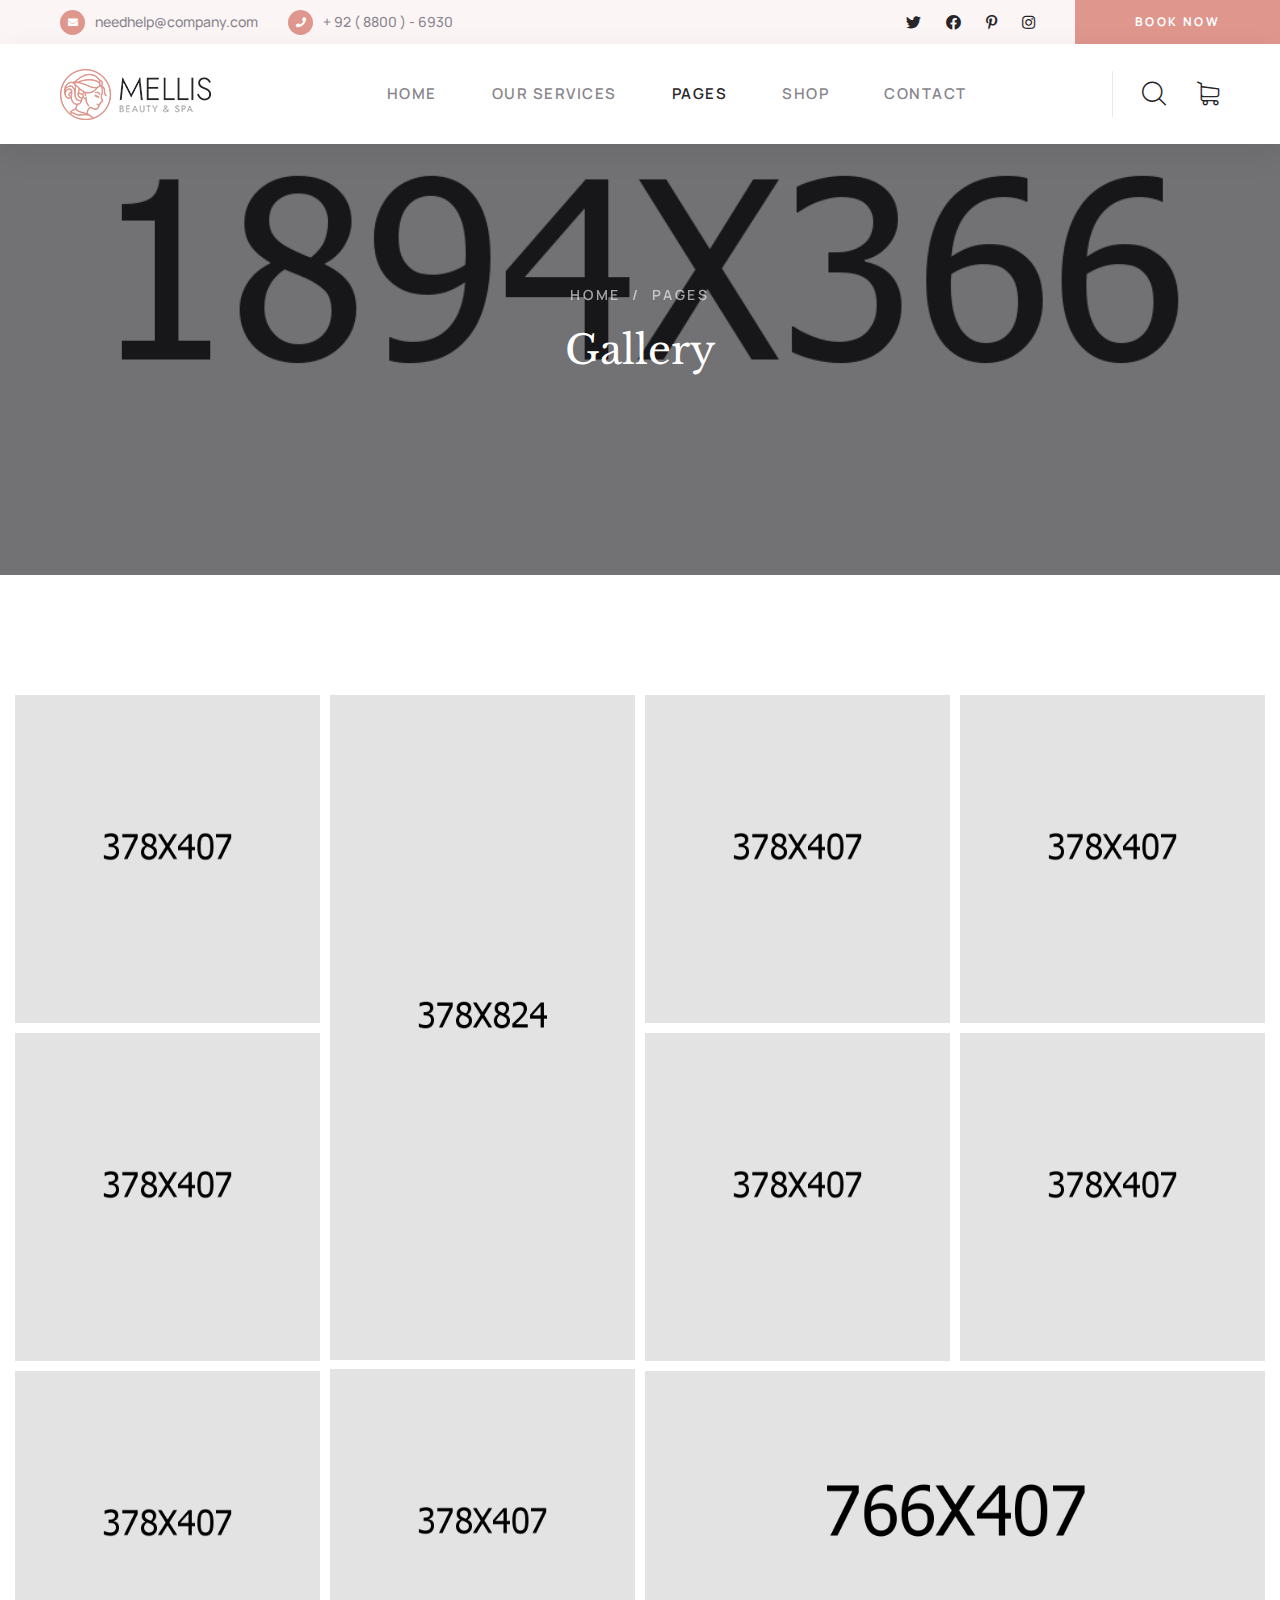
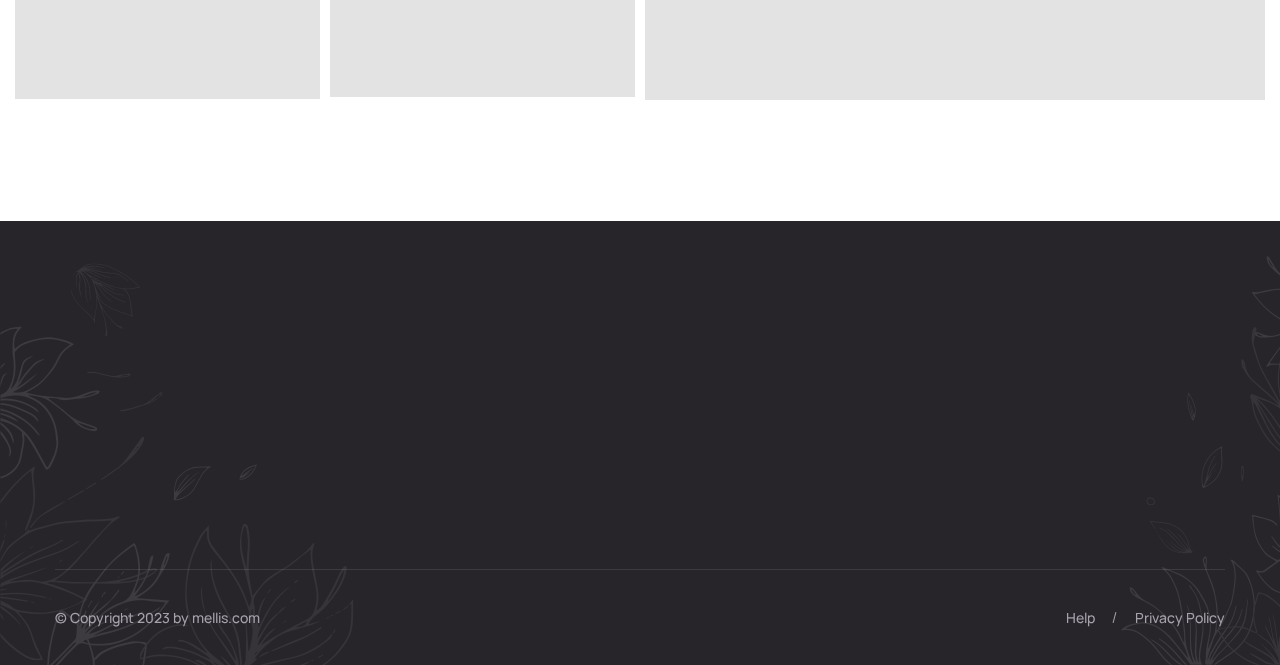
<file: gallery.html>
<!DOCTYPE html>
<html lang="en">

<head>
    <meta charset="UTF-8" />
    <meta name="viewport" content="width=device-width, initial-scale=1.0" />
    <title> Gallery || mellis || mellis HTML 5 Template </title>
    <!-- favicons Icons -->
    <link rel="apple-touch-icon" sizes="180x180" href="assets/images/favicons/apple-touch-icon.png" />
    <link rel="icon" type="image/png" sizes="32x32" href="assets/images/favicons/favicon-32x32.png" />
    <link rel="icon" type="image/png" sizes="16x16" href="assets/images/favicons/favicon-16x16.png" />
    <link rel="manifest" href="assets/images/favicons/site.webmanifest" />
    <meta name="description" content="mellis HTML 5 Template " />

    <!-- fonts -->
    <link rel="preconnect" href="https://fonts.googleapis.com">

    <link rel="preconnect" href="https://fonts.gstatic.com" crossorigin>

    <link href="https://fonts.googleapis.com/css2?family=Manrope:wght@200;300;400;500;600;700;800&display=swap"
        rel="stylesheet">

    <link href="https://fonts.googleapis.com/css2?family=Libre+Baskerville:ital,wght@0,400;0,700;1,400&display=swap"
        rel="stylesheet">

    <link href="https://fonts.googleapis.com/css2?family=Parisienne&display=swap" rel="stylesheet">

    <link rel="stylesheet" href="assets/vendors/bootstrap/css/bootstrap.min.css" />
    <link rel="stylesheet" href="assets/vendors/animate/animate.min.css" />
    <link rel="stylesheet" href="assets/vendors/animate/custom-animate.css" />
    <link rel="stylesheet" href="assets/vendors/fontawesome/css/all.min.css" />
    <link rel="stylesheet" href="assets/vendors/jarallax/jarallax.css" />
    <link rel="stylesheet" href="assets/vendors/jquery-magnific-popup/jquery.magnific-popup.css" />
    <link rel="stylesheet" href="assets/vendors/nouislider/nouislider.min.css" />
    <link rel="stylesheet" href="assets/vendors/nouislider/nouislider.pips.css" />
    <link rel="stylesheet" href="assets/vendors/odometer/odometer.min.css" />
    <link rel="stylesheet" href="assets/vendors/swiper/swiper.min.css" />
    <link rel="stylesheet" href="assets/vendors/mellis-icons/style.css">
    <link rel="stylesheet" href="assets/vendors/tiny-slider/tiny-slider.min.css" />
    <link rel="stylesheet" href="assets/vendors/reey-font/stylesheet.css" />
    <link rel="stylesheet" href="assets/vendors/owl-carousel/owl.carousel.min.css" />
    <link rel="stylesheet" href="assets/vendors/owl-carousel/owl.theme.default.min.css" />
    <link rel="stylesheet" href="assets/vendors/bxslider/jquery.bxslider.css" />
    <link rel="stylesheet" href="assets/vendors/bootstrap-select/css/bootstrap-select.min.css" />
    <link rel="stylesheet" href="assets/vendors/vegas/vegas.min.css" />
    <link rel="stylesheet" href="assets/vendors/jquery-ui/jquery-ui.css" />
    <link rel="stylesheet" href="assets/vendors/timepicker/timePicker.css" />
    <link rel="stylesheet" href="assets/vendors/twenty-twenty/twentytwenty.css" />

    <!-- template styles -->
    <link rel="stylesheet" href="assets/css/mellis.css" />
    <link rel="stylesheet" href="assets/css/mellis-responsive.css" />
</head>

<body>



    <div class="preloader">
        <div class="preloader__image"></div>
    </div>
    <!-- /.preloader -->




    <div class="page-wrapper">
        <header class="main-header">
            <div class="main-header__top">
                <div class="main-header__top-wrapper">
                    <div class="main-header__top-inner">
                        <div class="main-header__top-left">
                            <ul class="list-unstyled main-header__contact-list">
                                <li>
                                    <div class="icon">
                                        <i class="fas fa-envelope"></i>
                                    </div>
                                    <div class="text">
                                        <p><a href="needhelp@company.com">needhelp@company.com</a></p>
                                    </div>
                                </li>
                                <li>
                                    <div class="icon">
                                        <i class="fas fa-phone"></i>
                                    </div>
                                    <div class="text">
                                        <p><a href="tel:9288006930">+ 92 ( 8800 ) - 6930</a></p>
                                    </div>
                                </li>
                            </ul>
                        </div>
                        <div class="main-header__top-right">
                            <div class="main-header__social">
                                <a href="#"><i class="fab fa-twitter"></i></a>
                                <a href="#"><i class="fab fa-facebook"></i></a>
                                <a href="#"><i class="fab fa-pinterest-p"></i></a>
                                <a href="#"><i class="fab fa-instagram"></i></a>
                            </div>
                            <div class="main-header__btn-box">
                                <a href="contact.html" class="thm-btn main-header__btn">Book now</a>
                            </div>
                        </div>
                    </div>
                </div>
            </div>

            <nav class="main-menu">
                <div class="main-menu__wrapper">
                    <div class="main-menu__wrapper-inner">
                        <div class="main-menu__left">
                            <div class="main-menu__logo">
                                <a href="index.html"><img src="assets/images/resources/logo-1.png" alt=""></a>
                            </div>
                        </div>
                        <div class="main-menu__main-menu-box">
                            <a href="#" class="mobile-nav__toggler"><i class="fa fa-bars"></i></a>
                            <ul class="main-menu__list">
                                <li class="dropdown">
                                    <a href="index.html">Home </a>
                                    <ul>
                                        <li><a href="index.html">Home One</a></li>
                                        <li><a href="index2.html">Home Two</a></li>
                                        <li><a href="index3.html">Home Three</a></li>
                                        <li class="dropdown">
                                            <a href="#">Header Styles</a>
                                            <ul>
                                                <li><a href="index.html">Header One</a></li>
                                                <li><a href="index2.html">Header Two</a></li>
                                                <li><a href="index3.html">Header Three</a></li>
                                            </ul>
                                        </li>
                                    </ul>
                                </li>
                                <li class="dropdown">
                                    <a href="#">Our Services</a>
                                    <ul>
                                        <li><a href="services.html">Services</a></li>
                                        <li><a href="services-details-1.html">Service Details One</a></li>
                                        <li><a href="spa-facials.html">Spa Facials</a></li>
                                        <li><a href="massages.html">Massages</a></li>
                                        <li><a href="hydro-therapy.html">Hydro Therapy</a></li>
                                        <li><a href="thermo-stone.html">Thermo Stone</a></li>
                                        <li><a href="salt-&-aroma.html">Salt & Aroma</a></li>
                                        <li><a href="body-treatments.html">Body Treatments</a></li>
                                    </ul>
                                </li>
                                <li class="dropdown">
                                    <a href="#">Pages</a>
                                    <ul>
                                        <li><a href="team.html">Team Members</a></li>
                                        <li><a href="pricing-plans.html">Pricing Plans</a></li>
                                        <li><a href="promotions.html">Promotions</a></li>
                                        <li><a href="gallery.html">Gallery</a></li>
                                        <li><a href="client-stories.html">Client Stories</a></li>
                                        <li><a href="client-story-details.html">Client Story Details</a></li>
                                    </ul>
                                </li>
                                <li class="dropdown">
                                    <a href="#">Shop</a>
                                    <ul>
                                        <li><a href="products.html">Products</a></li>
                                        <li><a href="product-details.html">Product Details</a></li>
                                    </ul>
                                </li>
                                <li>
                                    <a href="contact.html">Contact</a>
                                </li>
                            </ul>
                        </div>
                        <div class="main-menu__right">
                            <div class="main-menu__search-cart-box">
                                <div class="main-menu__search-box">
                                    <a href="#" class="main-menu__search search-toggler icon-magnifying-glass"></a>
                                </div>
                                <div class="main-menu__cart-box">
                                    <a href="#" class="main-menu__cart icon-shopping-cart"></a>
                                </div>
                            </div>
                        </div>
                    </div>
                </div>
            </nav>
        </header>

        <div class="stricky-header stricked-menu main-menu">
            <div class="sticky-header__content"></div><!-- /.sticky-header__content -->
        </div><!-- /.stricky-header -->


        <!--Page Header Start-->
        <section class="page-header">
            <div class="page-header__bg" style="background-image: url(assets/images/backgrounds/page-header-bg.jpg);">
            </div>
            <div class="container">
                <div class="page-header__inner">
                    <ul class="thm-breadcrumb list-unstyled">
                        <li><a href="index.html">Home</a></li>
                        <li><span>/</span></li>
                        <li>Pages</li>
                    </ul>
                    <h2>Gallery</h2>
                </div>
            </div>
        </section>
        <!--Page Header End-->

        <!--Gallery Page Start-->
        <section class="gallery-page">
            <div class="container">
                <div class="row masonary-layout">
                    <!--Gallery Page Single Start-->
                    <div class="col-xl-3 col-lg-6 col-md-6">
                        <div class="gallery-page__single">
                            <div class="gallery-page__img">
                                <img src="assets/images/gallery/gallery-page-1-1.jpg" alt="">
                                <div class="gallery-page__icon">
                                    <a class="img-popup" href="assets/images/gallery/gallery-page-1-1.jpg"><span
                                            class="fa fa-plus"></span></a>
                                </div>
                            </div>
                        </div>
                    </div>
                    <!--Gallery Page Single End-->
                    <!--Gallery Page Single Start-->
                    <div class="col-xl-3 col-lg-6 col-md-6">
                        <div class="gallery-page__single">
                            <div class="gallery-page__img">
                                <img src="assets/images/gallery/gallery-page-1-2.jpg" alt="">
                                <div class="gallery-page__icon">
                                    <a class="img-popup" href="assets/images/gallery/gallery-page-1-2.jpg"><span
                                            class="fa fa-plus"></span></a>
                                </div>
                            </div>
                        </div>
                    </div>
                    <!--Gallery Page Single End-->
                    <!--Gallery Page Single Start-->
                    <div class="col-xl-3 col-lg-6 col-md-6">
                        <div class="gallery-page__single">
                            <div class="gallery-page__img">
                                <img src="assets/images/gallery/gallery-page-1-3.jpg" alt="">
                                <div class="gallery-page__icon">
                                    <a class="img-popup" href="assets/images/gallery/gallery-page-1-3.jpg"><span
                                            class="fa fa-plus"></span></a>
                                </div>
                            </div>
                        </div>
                    </div>
                    <!--Gallery Page Single End-->
                    <!--Gallery Page Single Start-->
                    <div class="col-xl-3 col-lg-6 col-md-6">
                        <div class="gallery-page__single">
                            <div class="gallery-page__img">
                                <img src="assets/images/gallery/gallery-page-1-4.jpg" alt="">
                                <div class="gallery-page__icon">
                                    <a class="img-popup" href="assets/images/gallery/gallery-page-1-4.jpg"><span
                                            class="fa fa-plus"></span></a>
                                </div>
                            </div>
                        </div>
                    </div>
                    <!--Gallery Page Single End-->
                    <!--Gallery Page Single Start-->
                    <div class="col-xl-3 col-lg-6 col-md-6">
                        <div class="gallery-page__single">
                            <div class="gallery-page__img">
                                <img src="assets/images/gallery/gallery-page-1-5.jpg" alt="">
                                <div class="gallery-page__icon">
                                    <a class="img-popup" href="assets/images/gallery/gallery-page-1-5.jpg"><span
                                            class="fa fa-plus"></span></a>
                                </div>
                            </div>
                        </div>
                    </div>
                    <!--Gallery Page Single End-->
                    <!--Gallery Page Single Start-->
                    <div class="col-xl-3 col-lg-6 col-md-6">
                        <div class="gallery-page__single">
                            <div class="gallery-page__img">
                                <img src="assets/images/gallery/gallery-page-1-6.jpg" alt="">
                                <div class="gallery-page__icon">
                                    <a class="img-popup" href="assets/images/gallery/gallery-page-1-6.jpg"><span
                                            class="fa fa-plus"></span></a>
                                </div>
                            </div>
                        </div>
                    </div>
                    <!--Gallery Page Single End-->
                    <!--Gallery Page Single Start-->
                    <div class="col-xl-3 col-lg-6 col-md-6">
                        <div class="gallery-page__single">
                            <div class="gallery-page__img">
                                <img src="assets/images/gallery/gallery-page-1-7.jpg" alt="">
                                <div class="gallery-page__icon">
                                    <a class="img-popup" href="assets/images/gallery/gallery-page-1-7.jpg"><span
                                            class="fa fa-plus"></span></a>
                                </div>
                            </div>
                        </div>
                    </div>
                    <!--Gallery Page Single End-->
                    <!--Gallery Page Single Start-->
                    <div class="col-xl-3 col-lg-6 col-md-6">
                        <div class="gallery-page__single">
                            <div class="gallery-page__img">
                                <img src="assets/images/gallery/gallery-page-1-10.jpg" alt="">
                                <div class="gallery-page__icon">
                                    <a class="img-popup" href="assets/images/gallery/gallery-page-1-10.jpg"><span
                                            class="fa fa-plus"></span></a>
                                </div>
                            </div>
                        </div>
                    </div>
                    <!--Gallery Page Single End-->
                    <!--Gallery Page Single Start-->
                    <div class="col-xl-3 col-lg-6 col-md-6">
                        <div class="gallery-page__single">
                            <div class="gallery-page__img">
                                <img src="assets/images/gallery/gallery-page-1-8.jpg" alt="">
                                <div class="gallery-page__icon">
                                    <a class="img-popup" href="assets/images/gallery/gallery-page-1-8.jpg"><span
                                            class="fa fa-plus"></span></a>
                                </div>
                            </div>
                        </div>
                    </div>
                    <!--Gallery Page Single End-->
                    <!--Gallery Page Single Start-->
                    <div class="col-xl-6 col-lg-6 col-md-6">
                        <div class="gallery-page__single">
                            <div class="gallery-page__img">
                                <img src="assets/images/gallery/gallery-page-1-9.jpg" alt="">
                                <div class="gallery-page__icon">
                                    <a class="img-popup" href="assets/images/gallery/gallery-page-1-9.jpg"><span
                                            class="fa fa-plus"></span></a>
                                </div>
                            </div>
                        </div>
                    </div>
                    <!--Gallery Page Single End-->
                </div>
            </div>
        </section>
        <!--Gallery Page End-->

        <!--Site Footer Start-->
        <footer class="site-footer">
            <div class="site-footer__shape-1 float-bob-x">
                <img src="assets/images/shapes/site-footer-shape-1.png" alt="">
            </div>
            <div class="site-footer__shape-2 float-bob-y">
                <img src="assets/images/shapes/site-footer-shape-2.png" alt="">
            </div>
            <div class="container">
                <div class="site-footer__top">
                    <div class="row">
                        <div class="col-xl-4 col-lg-6 col-md-6 wow fadeInUp" data-wow-delay="100ms">
                            <div class="footer-widget__column footer-widget__contact-box">
                                <div class="footer-widget__contact">
                                    <a href="mailto:needhelp@company.com">needhelp@company.com</a>
                                    <a href="tel:9288006930">+ 92 ( 8800 ) 6930</a>
                                </div>
                                <div class="footer-widget__contact-form-box">
                                    <form class="footer-widget__contact-form mc-form" data-url="MC_FORM_URL"
                                        novalidate="novalidate">
                                        <div class="footer-widget__contact-form-input-box">
                                            <input type="email" placeholder="Email address" name="EMAIL">
                                            <button type="submit" class="footer-widget__newsletter-btn"><img
                                                    src="assets/images/icon/paper-plan-icon.png" alt=""></button>
                                        </div>
                                    </form>
                                    <div class="mc-form__response"></div>
                                </div>
                            </div>
                        </div>
                        <div class="col-xl-2 col-lg-6 col-md-6 wow fadeInUp" data-wow-delay="200ms">
                            <div class="footer-widget__column footer-widget__links">
                                <div class="footer-widget__title-box">
                                    <h4 class="footer-widget__title">Links</h4>
                                </div>
                                <ul class="footer-widget__links-list list-unstyled">
                                    <li><a href="about.html">About</a></li>
                                    <li><a href="pricing-plans.html">Pricing Plans</a></li>
                                    <li><a href="promotions.html">Promotions</a></li>
                                    <li><a href="contact.html">Contact</a></li>
                                </ul>
                            </div>
                        </div>
                        <div class="col-xl-3 col-lg-6 col-md-6 wow fadeInUp" data-wow-delay="300ms">
                            <div class="footer-widget__column footer-widget__timing">
                                <div class="footer-widget__title-box">
                                    <h4 class="footer-widget__title">Timing</h4>
                                </div>
                                <ul class="footer-widget__timing-list list-unstyled">
                                    <li>Monday: 9:00 to 6:00</li>
                                    <li>Tuesday to Friday: 8:00 to 19:00</li>
                                    <li>Saturday: 8:00 to 3:30</li>
                                </ul>
                            </div>
                        </div>
                        <div class="col-xl-3 col-lg-6 col-md-6 wow fadeInUp" data-wow-delay="400ms">
                            <div class="footer-widget__column footer-widget__social-box">
                                <div class="site-footer__social">
                                    <a href="#"><i class="fab fa-twitter"></i></a>
                                    <a href="#"><i class="fab fa-facebook"></i></a>
                                    <a href="#"><i class="fab fa-pinterest-p"></i></a>
                                    <a href="#"><i class="fab fa-instagram"></i></a>
                                </div>
                                <p>66 Broklyn Golden Street <br> New York. USA</p>
                            </div>
                        </div>
                    </div>
                </div>
                <div class="site-footer__bottom">
                    <div class="row">
                        <div class="col-xl-12">
                            <div class="site-footer__bottom-inner">
                                <p class="site-footer__bottom-text">© Copyright 2023 by <a href="#">mellis.com</a></p>
                                <ul class="list-unstyled site-footer__bottom-menu">
                                    <li><a href="#">Help</a></li>
                                    <li><a href="#">Privacy Policy</a></li>
                                </ul>
                            </div>
                        </div>
                    </div>
                </div>
            </div>
        </footer>
        <!--Site Footer End-->


    </div><!-- /.page-wrapper -->


    <div class="mobile-nav__wrapper">
        <div class="mobile-nav__overlay mobile-nav__toggler"></div>
        <!-- /.mobile-nav__overlay -->
        <div class="mobile-nav__content">
            <span class="mobile-nav__close mobile-nav__toggler"><i class="fa fa-times"></i></span>

            <div class="logo-box">
                <a href="index.html" aria-label="logo image"><img src="assets/images/resources/logo-3.png" width="90"
                        alt="" /></a>
            </div>
            <!-- /.logo-box -->
            <div class="mobile-nav__container"></div>
            <!-- /.mobile-nav__container -->

            <ul class="mobile-nav__contact list-unstyled">
                <li>
                    <i class="fa fa-envelope"></i>
                    <a href="mailto:needhelp@packageName__.com">needhelp@mellis.com</a>
                </li>
                <li>
                    <i class="fa fa-phone-alt"></i>
                    <a href="tel:666-888-0000">666 888 0000</a>
                </li>
            </ul><!-- /.mobile-nav__contact -->
            <div class="mobile-nav__top">
                <div class="mobile-nav__social">
                    <a href="#" class="fab fa-twitter"></a>
                    <a href="#" class="fab fa-facebook-square"></a>
                    <a href="#" class="fab fa-pinterest-p"></a>
                    <a href="#" class="fab fa-instagram"></a>
                </div><!-- /.mobile-nav__social -->
            </div><!-- /.mobile-nav__top -->



        </div>
        <!-- /.mobile-nav__content -->
    </div>
    <!-- /.mobile-nav__wrapper -->

    <div class="search-popup">
        <div class="search-popup__overlay search-toggler"></div>
        <!-- /.search-popup__overlay -->
        <div class="search-popup__content">
            <form action="#">
                <label for="search" class="sr-only">search here</label><!-- /.sr-only -->
                <input type="text" id="search" placeholder="Search Here..." />
                <button type="submit" aria-label="search submit" class="thm-btn">
                    <i class="icon-magnifying-glass"></i>
                </button>
            </form>
        </div>
        <!-- /.search-popup__content -->
    </div>
    <!-- /.search-popup -->

    <a href="#" data-target="html" class="scroll-to-target scroll-to-top"><i class="fa fa-angle-up"></i></a>


    <script src="assets/vendors/jquery/jquery-3.6.0.min.js"></script>
    <script src="assets/vendors/bootstrap/js/bootstrap.bundle.min.js"></script>
    <script src="assets/vendors/jarallax/jarallax.min.js"></script>
    <script src="assets/vendors/jquery-ajaxchimp/jquery.ajaxchimp.min.js"></script>
    <script src="assets/vendors/jquery-appear/jquery.appear.min.js"></script>
    <script src="assets/vendors/jquery-circle-progress/jquery.circle-progress.min.js"></script>
    <script src="assets/vendors/jquery-magnific-popup/jquery.magnific-popup.min.js"></script>
    <script src="assets/vendors/jquery-validate/jquery.validate.min.js"></script>
    <script src="assets/vendors/nouislider/nouislider.min.js"></script>
    <script src="assets/vendors/odometer/odometer.min.js"></script>
    <script src="assets/vendors/swiper/swiper.min.js"></script>
    <script src="assets/vendors/tiny-slider/tiny-slider.min.js"></script>
    <script src="assets/vendors/wnumb/wNumb.min.js"></script>
    <script src="assets/vendors/wow/wow.js"></script>
    <script src="assets/vendors/isotope/isotope.js"></script>
    <script src="assets/vendors/countdown/countdown.min.js"></script>
    <script src="assets/vendors/owl-carousel/owl.carousel.min.js"></script>
    <script src="assets/vendors/bxslider/jquery.bxslider.min.js"></script>
    <script src="assets/vendors/bootstrap-select/js/bootstrap-select.min.js"></script>
    <script src="assets/vendors/vegas/vegas.min.js"></script>
    <script src="assets/vendors/jquery-ui/jquery-ui.js"></script>
    <script src="assets/vendors/timepicker/timePicker.js"></script>
    <script src="assets/vendors/circleType/jquery.circleType.js"></script>
    <script src="assets/vendors/circleType/jquery.lettering.min.js"></script>
    <script src="assets/vendors/sidebar-content/jquery-sidebar-content.js"></script>
    <script src="assets/vendors/twenty-twenty/twentytwenty.js"></script>
    <script src="assets/vendors/twenty-twenty/jquery.event.move.js"></script>




    <!-- template js -->
    <script src="assets/js//mellis.js"></script>
</body>

</html>
</file>
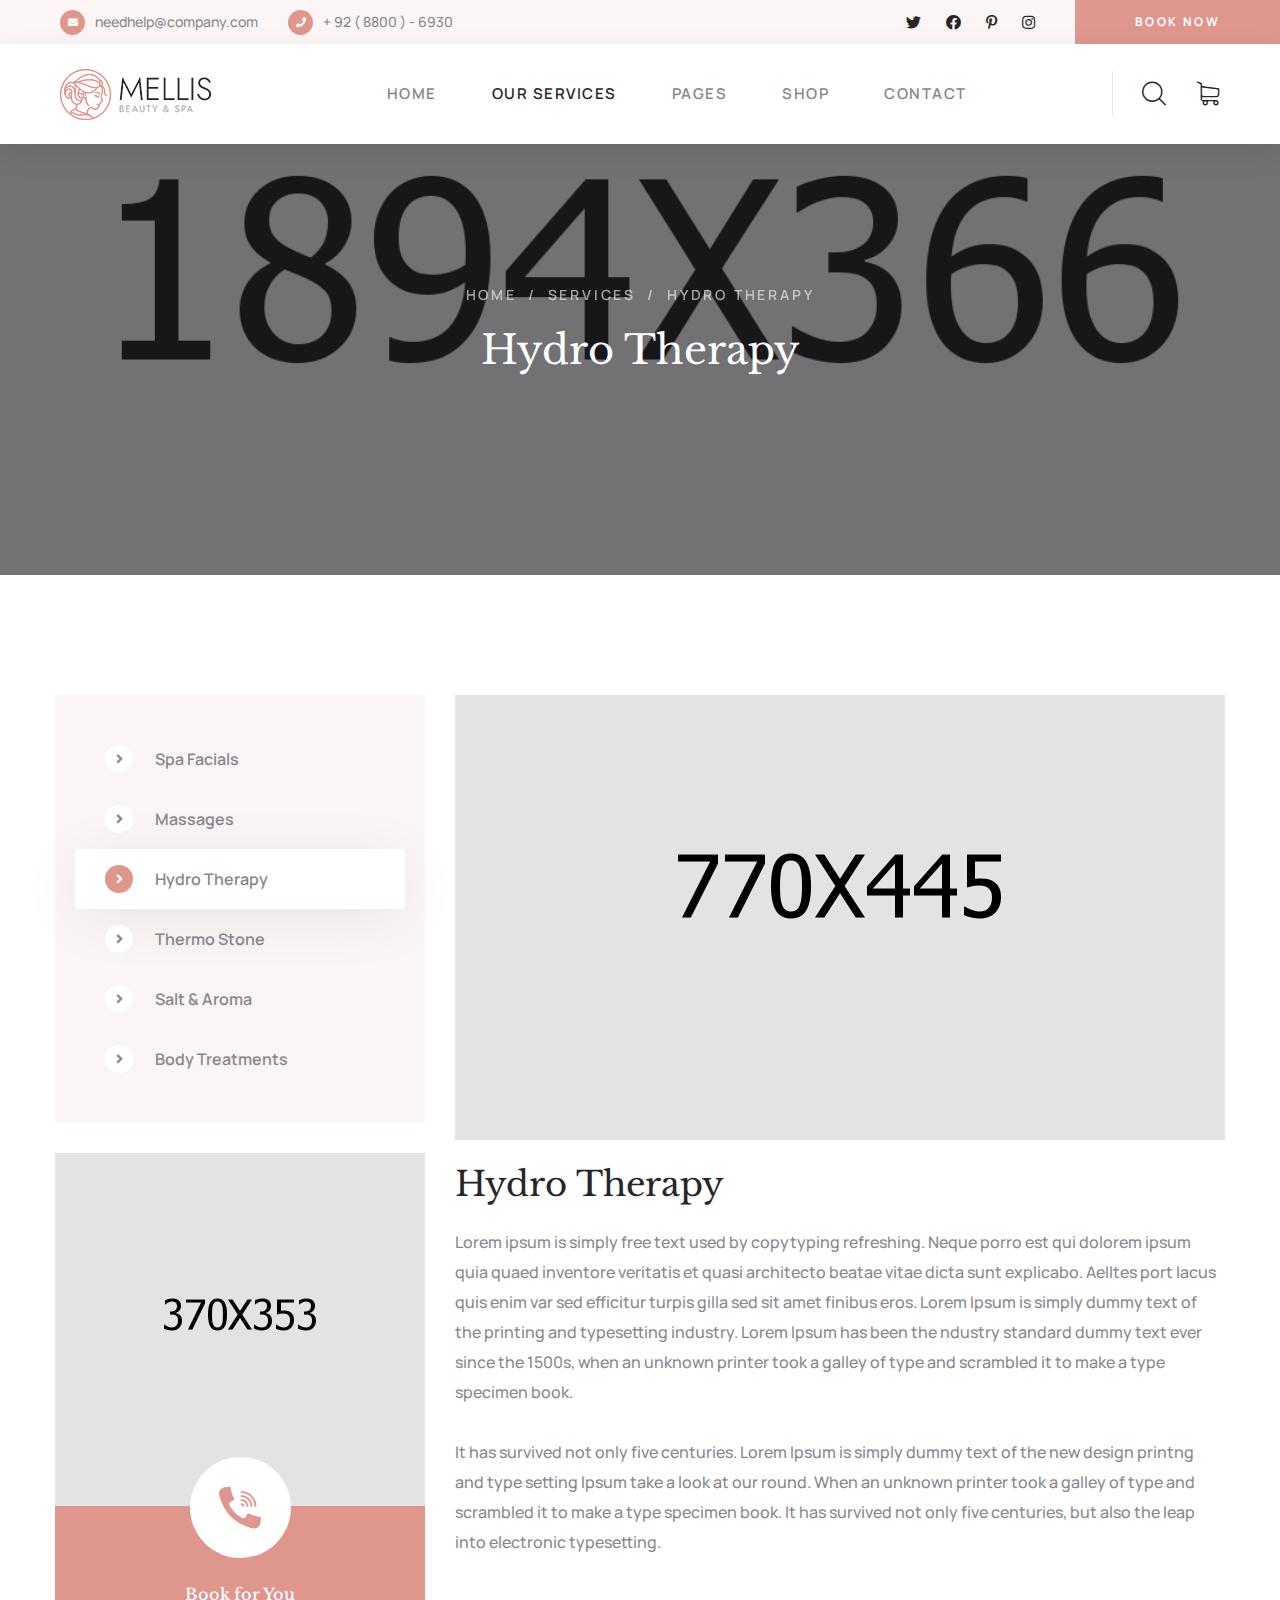
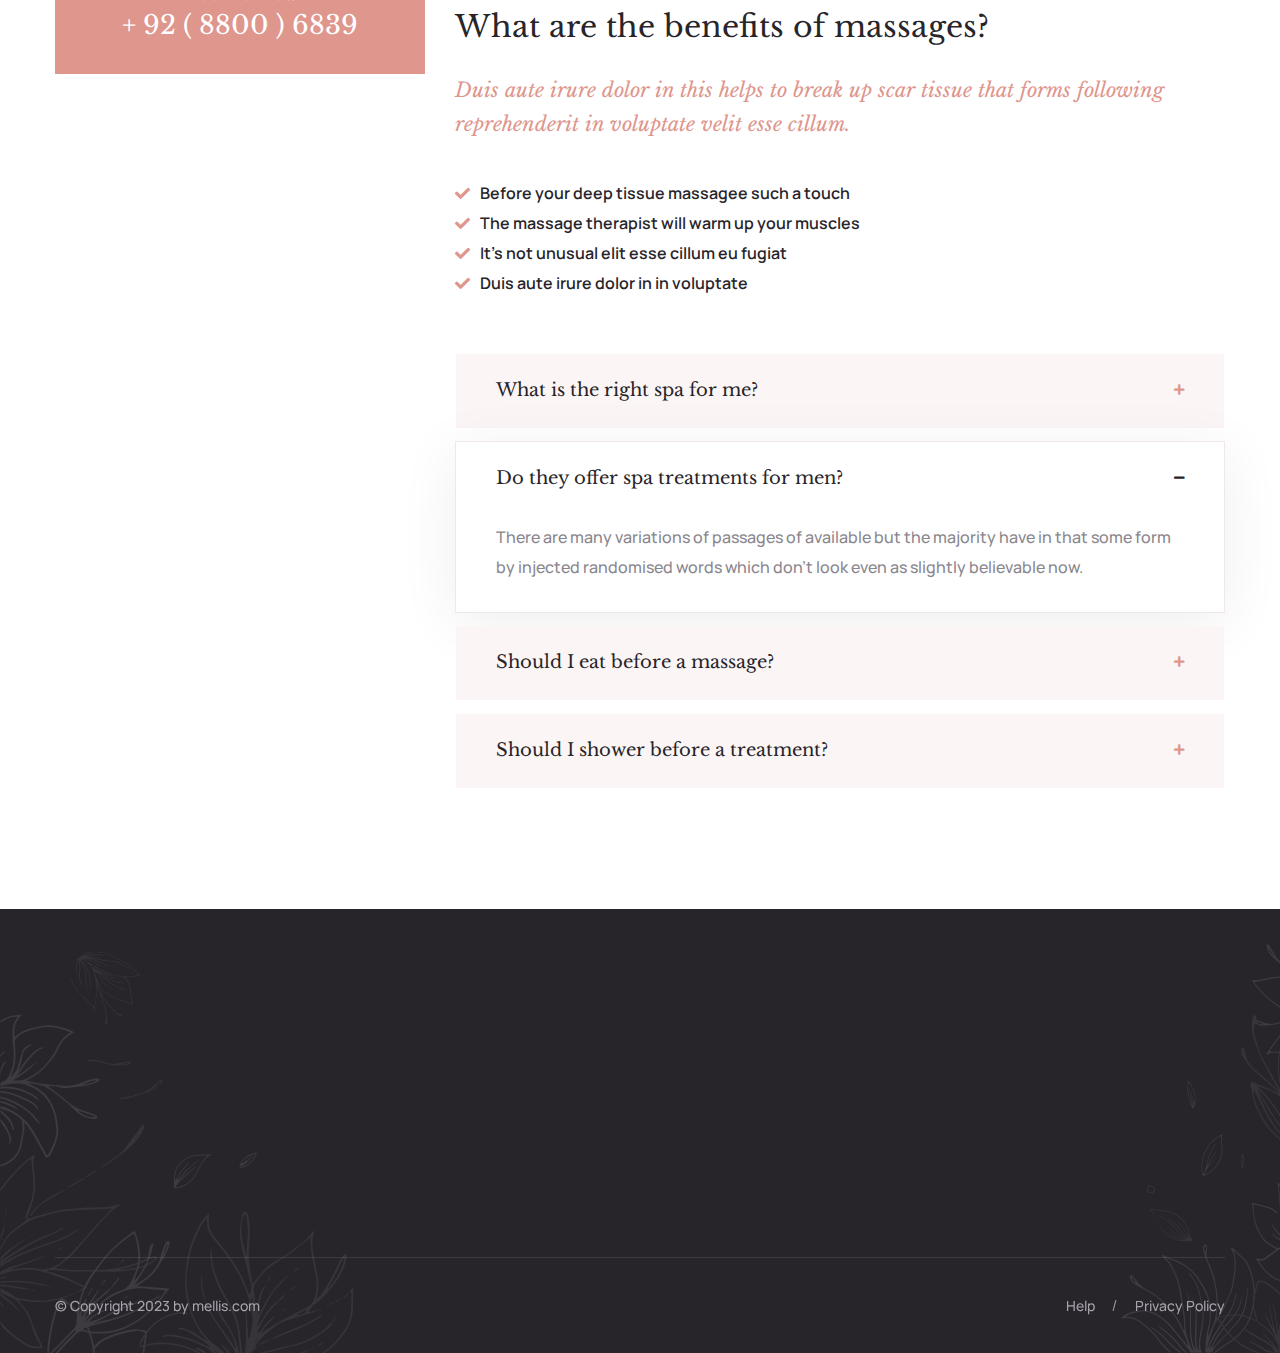
<file: hydro-therapy.html>
<!DOCTYPE html>
<html lang="en">

<head>
    <meta charset="UTF-8" />
    <meta name="viewport" content="width=device-width, initial-scale=1.0" />
    <title> Hydro Therapy || mellis || mellis HTML 5 Template </title>
    <!-- favicons Icons -->
    <link rel="apple-touch-icon" sizes="180x180" href="assets/images/favicons/apple-touch-icon.png" />
    <link rel="icon" type="image/png" sizes="32x32" href="assets/images/favicons/favicon-32x32.png" />
    <link rel="icon" type="image/png" sizes="16x16" href="assets/images/favicons/favicon-16x16.png" />
    <link rel="manifest" href="assets/images/favicons/site.webmanifest" />
    <meta name="description" content="mellis HTML 5 Template " />

    <!-- fonts -->
    <link rel="preconnect" href="https://fonts.googleapis.com">

    <link rel="preconnect" href="https://fonts.gstatic.com" crossorigin>

    <link href="https://fonts.googleapis.com/css2?family=Manrope:wght@200;300;400;500;600;700;800&display=swap"
        rel="stylesheet">

    <link href="https://fonts.googleapis.com/css2?family=Libre+Baskerville:ital,wght@0,400;0,700;1,400&display=swap"
        rel="stylesheet">

    <link href="https://fonts.googleapis.com/css2?family=Parisienne&display=swap" rel="stylesheet">

    <link rel="stylesheet" href="assets/vendors/bootstrap/css/bootstrap.min.css" />
    <link rel="stylesheet" href="assets/vendors/animate/animate.min.css" />
    <link rel="stylesheet" href="assets/vendors/animate/custom-animate.css" />
    <link rel="stylesheet" href="assets/vendors/fontawesome/css/all.min.css" />
    <link rel="stylesheet" href="assets/vendors/jarallax/jarallax.css" />
    <link rel="stylesheet" href="assets/vendors/jquery-magnific-popup/jquery.magnific-popup.css" />
    <link rel="stylesheet" href="assets/vendors/nouislider/nouislider.min.css" />
    <link rel="stylesheet" href="assets/vendors/nouislider/nouislider.pips.css" />
    <link rel="stylesheet" href="assets/vendors/odometer/odometer.min.css" />
    <link rel="stylesheet" href="assets/vendors/swiper/swiper.min.css" />
    <link rel="stylesheet" href="assets/vendors/mellis-icons/style.css">
    <link rel="stylesheet" href="assets/vendors/tiny-slider/tiny-slider.min.css" />
    <link rel="stylesheet" href="assets/vendors/reey-font/stylesheet.css" />
    <link rel="stylesheet" href="assets/vendors/owl-carousel/owl.carousel.min.css" />
    <link rel="stylesheet" href="assets/vendors/owl-carousel/owl.theme.default.min.css" />
    <link rel="stylesheet" href="assets/vendors/bxslider/jquery.bxslider.css" />
    <link rel="stylesheet" href="assets/vendors/bootstrap-select/css/bootstrap-select.min.css" />
    <link rel="stylesheet" href="assets/vendors/vegas/vegas.min.css" />
    <link rel="stylesheet" href="assets/vendors/jquery-ui/jquery-ui.css" />
    <link rel="stylesheet" href="assets/vendors/timepicker/timePicker.css" />
    <link rel="stylesheet" href="assets/vendors/twenty-twenty/twentytwenty.css" />

    <!-- template styles -->
    <link rel="stylesheet" href="assets/css/mellis.css" />
    <link rel="stylesheet" href="assets/css/mellis-responsive.css" />
</head>

<body>



    <div class="preloader">
        <div class="preloader__image"></div>
    </div>
    <!-- /.preloader -->




    <div class="page-wrapper">
        <header class="main-header">
            <div class="main-header__top">
                <div class="main-header__top-wrapper">
                    <div class="main-header__top-inner">
                        <div class="main-header__top-left">
                            <ul class="list-unstyled main-header__contact-list">
                                <li>
                                    <div class="icon">
                                        <i class="fas fa-envelope"></i>
                                    </div>
                                    <div class="text">
                                        <p><a href="needhelp@company.com">needhelp@company.com</a></p>
                                    </div>
                                </li>
                                <li>
                                    <div class="icon">
                                        <i class="fas fa-phone"></i>
                                    </div>
                                    <div class="text">
                                        <p><a href="tel:9288006930">+ 92 ( 8800 ) - 6930</a></p>
                                    </div>
                                </li>
                            </ul>
                        </div>
                        <div class="main-header__top-right">
                            <div class="main-header__social">
                                <a href="#"><i class="fab fa-twitter"></i></a>
                                <a href="#"><i class="fab fa-facebook"></i></a>
                                <a href="#"><i class="fab fa-pinterest-p"></i></a>
                                <a href="#"><i class="fab fa-instagram"></i></a>
                            </div>
                            <div class="main-header__btn-box">
                                <a href="contact.html" class="thm-btn main-header__btn">Book now</a>
                            </div>
                        </div>
                    </div>
                </div>
            </div>

            <nav class="main-menu">
                <div class="main-menu__wrapper">
                    <div class="main-menu__wrapper-inner">
                        <div class="main-menu__left">
                            <div class="main-menu__logo">
                                <a href="index.html"><img src="assets/images/resources/logo-1.png" alt=""></a>
                            </div>
                        </div>
                        <div class="main-menu__main-menu-box">
                            <a href="#" class="mobile-nav__toggler"><i class="fa fa-bars"></i></a>
                            <ul class="main-menu__list">
                                <li class="dropdown">
                                    <a href="index.html">Home </a>
                                    <ul>
                                        <li><a href="index.html">Home One</a></li>
                                        <li><a href="index2.html">Home Two</a></li>
                                        <li><a href="index3.html">Home Three</a></li>
                                        <li class="dropdown">
                                            <a href="#">Header Styles</a>
                                            <ul>
                                                <li><a href="index.html">Header One</a></li>
                                                <li><a href="index2.html">Header Two</a></li>
                                                <li><a href="index3.html">Header Three</a></li>
                                            </ul>
                                        </li>
                                    </ul>
                                </li>
                                <li class="dropdown">
                                    <a href="#">Our Services</a>
                                    <ul>
                                        <li><a href="services.html">Services</a></li>
                                        <li><a href="services-details-1.html">Service Details One</a></li>
                                        <li><a href="spa-facials.html">Spa Facials</a></li>
                                        <li><a href="massages.html">Massages</a></li>
                                        <li><a href="hydro-therapy.html">Hydro Therapy</a></li>
                                        <li><a href="thermo-stone.html">Thermo Stone</a></li>
                                        <li><a href="salt-&-aroma.html">Salt & Aroma</a></li>
                                        <li><a href="body-treatments.html">Body Treatments</a></li>
                                    </ul>
                                </li>
                                <li class="dropdown">
                                    <a href="#">Pages</a>
                                    <ul>
                                        <li><a href="team.html">Team Members</a></li>
                                        <li><a href="pricing-plans.html">Pricing Plans</a></li>
                                        <li><a href="promotions.html">Promotions</a></li>
                                        <li><a href="gallery.html">Gallery</a></li>
                                        <li><a href="client-stories.html">Client Stories</a></li>
                                        <li><a href="client-story-details.html">Client Story Details</a></li>
                                    </ul>
                                </li>
                                <li class="dropdown">
                                    <a href="#">Shop</a>
                                    <ul>
                                        <li><a href="products.html">Products</a></li>
                                        <li><a href="product-details.html">Product Details</a></li>
                                    </ul>
                                </li>
                                <li>
                                    <a href="contact.html">Contact</a>
                                </li>
                            </ul>
                        </div>
                        <div class="main-menu__right">
                            <div class="main-menu__search-cart-box">
                                <div class="main-menu__search-box">
                                    <a href="#" class="main-menu__search search-toggler icon-magnifying-glass"></a>
                                </div>
                                <div class="main-menu__cart-box">
                                    <a href="#" class="main-menu__cart icon-shopping-cart"></a>
                                </div>
                            </div>
                        </div>
                    </div>
                </div>
            </nav>
        </header>

        <div class="stricky-header stricked-menu main-menu">
            <div class="sticky-header__content"></div><!-- /.sticky-header__content -->
        </div><!-- /.stricky-header -->


        <!--Page Header Start-->
        <section class="page-header">
            <div class="page-header__bg" style="background-image: url(assets/images/backgrounds/page-header-bg.jpg);">
            </div>
            <div class="container">
                <div class="page-header__inner">
                    <ul class="thm-breadcrumb list-unstyled">
                        <li><a href="index.html">Home</a></li>
                        <li><span>/</span></li>
                        <li><a href="services.html">Services</a></li>
                        <li><span>/</span></li>
                        <li>Hydro Therapy</li>
                    </ul>
                    <h2>Hydro Therapy</h2>
                </div>
            </div>
        </section>
        <!--Page Header End-->

        <!--Services Details Two Start-->
        <section class="services-details-two">
            <div class="container">
                <div class="row">
                    <div class="col-xl-4 col-lg-5">
                        <div class="services-details-two__left">
                            <div class="services-details-two__category">
                                <ul class="services-details-two__category-list list-unstyled">
                                    <li>
                                        <a href="spa-facials.html">Spa Facials <i class="fa fa-angle-right"></i></a>
                                    </li>
                                    <li>
                                        <a href="massages.html">Massages <i class="fa fa-angle-right"></i></a>
                                    </li>
                                    <li class="active">
                                        <a href="hydro-therapy.html">Hydro Therapy <i class="fa fa-angle-right"></i></a>
                                    </li>
                                    <li>
                                        <a href="thermo-stone.html">Thermo Stone <i class="fa fa-angle-right"></i></a>
                                    </li>
                                    <li>
                                        <a href="salt-&-aroma.html">Salt & Aroma <i class="fa fa-angle-right"></i></a>
                                    </li>
                                    <li>
                                        <a href="body-treatments.html">Body Treatments <i
                                                class="fa fa-angle-right"></i></a>
                                    </li>
                                </ul>
                            </div>
                            <div class="services-details-two__help-line">
                                <div class="services-details-two__help-line-img">
                                    <img src="assets/images/services/services-details-two-help-line-img-1.jpg" alt="">
                                </div>
                                <div class="services-details-two__help-line-content">
                                    <div class="services-details-two__help-line-icon">
                                        <span class="icon-telephone-call"></span>
                                    </div>
                                    <p class="services-details-two__help-line-sub-title">Book for You</p>
                                    <h3 class="services-details-two__help-number"><a href="tel:9288006839">+ 92 ( 8800 )
                                            6839</a></h3>
                                </div>
                            </div>
                        </div>
                    </div>
                    <div class="col-xl-8 col-lg-7">
                        <div class="services-details-two__right">
                            <div class="services-details-two__img">
                                <img src="assets/images/services/services-details-two-img-3.jpg" alt="">
                            </div>
                            <h3 class="services-details-two__title-1">Hydro Therapy</h3>
                            <p class="services-details-two__text-1">Lorem ipsum is simply free text used by copytyping
                                refreshing. Neque porro est qui dolorem ipsum quia quaed inventore veritatis et quasi
                                architecto beatae vitae dicta sunt explicabo. Aelltes port lacus quis enim var sed
                                efficitur turpis gilla sed sit amet finibus eros. Lorem Ipsum is simply dummy text of
                                the printing and typesetting industry. Lorem Ipsum has been the ndustry standard dummy
                                text ever since the 1500s, when an unknown printer took a galley of type and scrambled
                                it to make a type specimen book.</p>
                            <p class="services-details-two__text-2">It has survived not only five centuries. Lorem Ipsum
                                is
                                simply dummy text of the new design printng and type setting Ipsum take a look at our
                                round. When an unknown printer took a galley of type and scrambled it to make a type
                                specimen book. It has survived not only five centuries, but also the leap into
                                electronic typesetting.</p>
                            <h3 class="services-details-two__title-2">What are the benefits of massages?</h3>
                            <p class="services-details-two__text-3">Duis aute irure dolor in this helps to break up scar
                                tissue that forms following reprehenderit in voluptate velit esse cillum.</p>
                            <ul class="services-details-two__points list-unstyled">
                                <li>
                                    <div class="icon">
                                        <span class="fa fa-check"></span>
                                    </div>
                                    <div class="text">
                                        <p>Before your deep tissue massagee such a touch</p>
                                    </div>
                                </li>
                                <li>
                                    <div class="icon">
                                        <span class="fa fa-check"></span>
                                    </div>
                                    <div class="text">
                                        <p>The massage therapist will warm up your muscles</p>
                                    </div>
                                </li>
                                <li>
                                    <div class="icon">
                                        <span class="fa fa-check"></span>
                                    </div>
                                    <div class="text">
                                        <p>It’s not unusual elit esse cillum eu fugiat</p>
                                    </div>
                                </li>
                                <li>
                                    <div class="icon">
                                        <span class="fa fa-check"></span>
                                    </div>
                                    <div class="text">
                                        <p>Duis aute irure dolor in in voluptate</p>
                                    </div>
                                </li>
                            </ul>
                            <div class="services-details-two__faq">
                                <div class="accrodion-grp" data-grp-name="faq-one-accrodion">
                                    <div class="accrodion">
                                        <div class="accrodion-title">
                                            <h4>What is the right spa for me?</h4>
                                        </div>
                                        <div class="accrodion-content">
                                            <div class="inner">
                                                <p>There are many variations of passages of available but the majority
                                                    have in that some form by injected randomised words which don’t look
                                                    even as slightly believable now.</p>
                                            </div><!-- /.inner -->
                                        </div>
                                    </div>
                                    <div class="accrodion active">
                                        <div class="accrodion-title">
                                            <h4>Do they offer spa treatments for men?</h4>
                                        </div>
                                        <div class="accrodion-content">
                                            <div class="inner">
                                                <p>There are many variations of passages of available but the majority
                                                    have in that some form by injected randomised words which don’t look
                                                    even as slightly believable now.</p>
                                            </div><!-- /.inner -->
                                        </div>
                                    </div>
                                    <div class="accrodion">
                                        <div class="accrodion-title">
                                            <h4>Should I eat before a massage?</h4>
                                        </div>
                                        <div class="accrodion-content">
                                            <div class="inner">
                                                <p>There are many variations of passages of available but the majority
                                                    have in that some form by injected randomised words which don’t look
                                                    even as slightly believable now.</p>
                                            </div><!-- /.inner -->
                                        </div>
                                    </div>
                                    <div class="accrodion">
                                        <div class="accrodion-title">
                                            <h4>Should I shower before a treatment?</h4>
                                        </div>
                                        <div class="accrodion-content">
                                            <div class="inner">
                                                <p>There are many variations of passages of available but the majority
                                                    have in that some form by injected randomised words which don’t look
                                                    even as slightly believable now.</p>
                                            </div><!-- /.inner -->
                                        </div>
                                    </div>
                                </div>
                            </div>
                        </div>
                    </div>
                </div>
            </div>
        </section>
        <!--Services Details Two End-->


        <!--Site Footer Start-->
        <footer class="site-footer">
            <div class="site-footer__shape-1 float-bob-x">
                <img src="assets/images/shapes/site-footer-shape-1.png" alt="">
            </div>
            <div class="site-footer__shape-2 float-bob-y">
                <img src="assets/images/shapes/site-footer-shape-2.png" alt="">
            </div>
            <div class="container">
                <div class="site-footer__top">
                    <div class="row">
                        <div class="col-xl-4 col-lg-6 col-md-6 wow fadeInUp" data-wow-delay="100ms">
                            <div class="footer-widget__column footer-widget__contact-box">
                                <div class="footer-widget__contact">
                                    <a href="mailto:needhelp@company.com">needhelp@company.com</a>
                                    <a href="tel:9288006930">+ 92 ( 8800 ) 6930</a>
                                </div>
                                <div class="footer-widget__contact-form-box">
                                    <form class="footer-widget__contact-form mc-form" data-url="MC_FORM_URL"
                                        novalidate="novalidate">
                                        <div class="footer-widget__contact-form-input-box">
                                            <input type="email" placeholder="Email address" name="EMAIL">
                                            <button type="submit" class="footer-widget__newsletter-btn"><img
                                                    src="assets/images/icon/paper-plan-icon.png" alt=""></button>
                                        </div>
                                    </form>
                                    <div class="mc-form__response"></div>
                                </div>
                            </div>
                        </div>
                        <div class="col-xl-2 col-lg-6 col-md-6 wow fadeInUp" data-wow-delay="200ms">
                            <div class="footer-widget__column footer-widget__links">
                                <div class="footer-widget__title-box">
                                    <h4 class="footer-widget__title">Links</h4>
                                </div>
                                <ul class="footer-widget__links-list list-unstyled">
                                    <li><a href="about.html">About</a></li>
                                    <li><a href="pricing-plans.html">Pricing Plans</a></li>
                                    <li><a href="promotions.html">Promotions</a></li>
                                    <li><a href="contact.html">Contact</a></li>
                                </ul>
                            </div>
                        </div>
                        <div class="col-xl-3 col-lg-6 col-md-6 wow fadeInUp" data-wow-delay="300ms">
                            <div class="footer-widget__column footer-widget__timing">
                                <div class="footer-widget__title-box">
                                    <h4 class="footer-widget__title">Timing</h4>
                                </div>
                                <ul class="footer-widget__timing-list list-unstyled">
                                    <li>Monday: 9:00 to 6:00</li>
                                    <li>Tuesday to Friday: 8:00 to 19:00</li>
                                    <li>Saturday: 8:00 to 3:30</li>
                                </ul>
                            </div>
                        </div>
                        <div class="col-xl-3 col-lg-6 col-md-6 wow fadeInUp" data-wow-delay="400ms">
                            <div class="footer-widget__column footer-widget__social-box">
                                <div class="site-footer__social">
                                    <a href="#"><i class="fab fa-twitter"></i></a>
                                    <a href="#"><i class="fab fa-facebook"></i></a>
                                    <a href="#"><i class="fab fa-pinterest-p"></i></a>
                                    <a href="#"><i class="fab fa-instagram"></i></a>
                                </div>
                                <p>66 Broklyn Golden Street <br> New York. USA</p>
                            </div>
                        </div>
                    </div>
                </div>
                <div class="site-footer__bottom">
                    <div class="row">
                        <div class="col-xl-12">
                            <div class="site-footer__bottom-inner">
                                <p class="site-footer__bottom-text">© Copyright 2023 by <a href="#">mellis.com</a></p>
                                <ul class="list-unstyled site-footer__bottom-menu">
                                    <li><a href="#">Help</a></li>
                                    <li><a href="#">Privacy Policy</a></li>
                                </ul>
                            </div>
                        </div>
                    </div>
                </div>
            </div>
        </footer>
        <!--Site Footer End-->


    </div><!-- /.page-wrapper -->


    <div class="mobile-nav__wrapper">
        <div class="mobile-nav__overlay mobile-nav__toggler"></div>
        <!-- /.mobile-nav__overlay -->
        <div class="mobile-nav__content">
            <span class="mobile-nav__close mobile-nav__toggler"><i class="fa fa-times"></i></span>

            <div class="logo-box">
                <a href="index.html" aria-label="logo image"><img src="assets/images/resources/logo-3.png" width="90"
                        alt="" /></a>
            </div>
            <!-- /.logo-box -->
            <div class="mobile-nav__container"></div>
            <!-- /.mobile-nav__container -->

            <ul class="mobile-nav__contact list-unstyled">
                <li>
                    <i class="fa fa-envelope"></i>
                    <a href="mailto:needhelp@packageName__.com">needhelp@mellis.com</a>
                </li>
                <li>
                    <i class="fa fa-phone-alt"></i>
                    <a href="tel:666-888-0000">666 888 0000</a>
                </li>
            </ul><!-- /.mobile-nav__contact -->
            <div class="mobile-nav__top">
                <div class="mobile-nav__social">
                    <a href="#" class="fab fa-twitter"></a>
                    <a href="#" class="fab fa-facebook-square"></a>
                    <a href="#" class="fab fa-pinterest-p"></a>
                    <a href="#" class="fab fa-instagram"></a>
                </div><!-- /.mobile-nav__social -->
            </div><!-- /.mobile-nav__top -->



        </div>
        <!-- /.mobile-nav__content -->
    </div>
    <!-- /.mobile-nav__wrapper -->

    <div class="search-popup">
        <div class="search-popup__overlay search-toggler"></div>
        <!-- /.search-popup__overlay -->
        <div class="search-popup__content">
            <form action="#">
                <label for="search" class="sr-only">search here</label><!-- /.sr-only -->
                <input type="text" id="search" placeholder="Search Here..." />
                <button type="submit" aria-label="search submit" class="thm-btn">
                    <i class="icon-magnifying-glass"></i>
                </button>
            </form>
        </div>
        <!-- /.search-popup__content -->
    </div>
    <!-- /.search-popup -->

    <a href="#" data-target="html" class="scroll-to-target scroll-to-top"><i class="fa fa-angle-up"></i></a>


    <script src="assets/vendors/jquery/jquery-3.6.0.min.js"></script>
    <script src="assets/vendors/bootstrap/js/bootstrap.bundle.min.js"></script>
    <script src="assets/vendors/jarallax/jarallax.min.js"></script>
    <script src="assets/vendors/jquery-ajaxchimp/jquery.ajaxchimp.min.js"></script>
    <script src="assets/vendors/jquery-appear/jquery.appear.min.js"></script>
    <script src="assets/vendors/jquery-circle-progress/jquery.circle-progress.min.js"></script>
    <script src="assets/vendors/jquery-magnific-popup/jquery.magnific-popup.min.js"></script>
    <script src="assets/vendors/jquery-validate/jquery.validate.min.js"></script>
    <script src="assets/vendors/nouislider/nouislider.min.js"></script>
    <script src="assets/vendors/odometer/odometer.min.js"></script>
    <script src="assets/vendors/swiper/swiper.min.js"></script>
    <script src="assets/vendors/tiny-slider/tiny-slider.min.js"></script>
    <script src="assets/vendors/wnumb/wNumb.min.js"></script>
    <script src="assets/vendors/wow/wow.js"></script>
    <script src="assets/vendors/isotope/isotope.js"></script>
    <script src="assets/vendors/countdown/countdown.min.js"></script>
    <script src="assets/vendors/owl-carousel/owl.carousel.min.js"></script>
    <script src="assets/vendors/bxslider/jquery.bxslider.min.js"></script>
    <script src="assets/vendors/bootstrap-select/js/bootstrap-select.min.js"></script>
    <script src="assets/vendors/vegas/vegas.min.js"></script>
    <script src="assets/vendors/jquery-ui/jquery-ui.js"></script>
    <script src="assets/vendors/timepicker/timePicker.js"></script>
    <script src="assets/vendors/circleType/jquery.circleType.js"></script>
    <script src="assets/vendors/circleType/jquery.lettering.min.js"></script>
    <script src="assets/vendors/sidebar-content/jquery-sidebar-content.js"></script>
    <script src="assets/vendors/twenty-twenty/twentytwenty.js"></script>
    <script src="assets/vendors/twenty-twenty/jquery.event.move.js"></script>




    <!-- template js -->
    <script src="assets/js//mellis.js"></script>
</body>

</html>
</file>
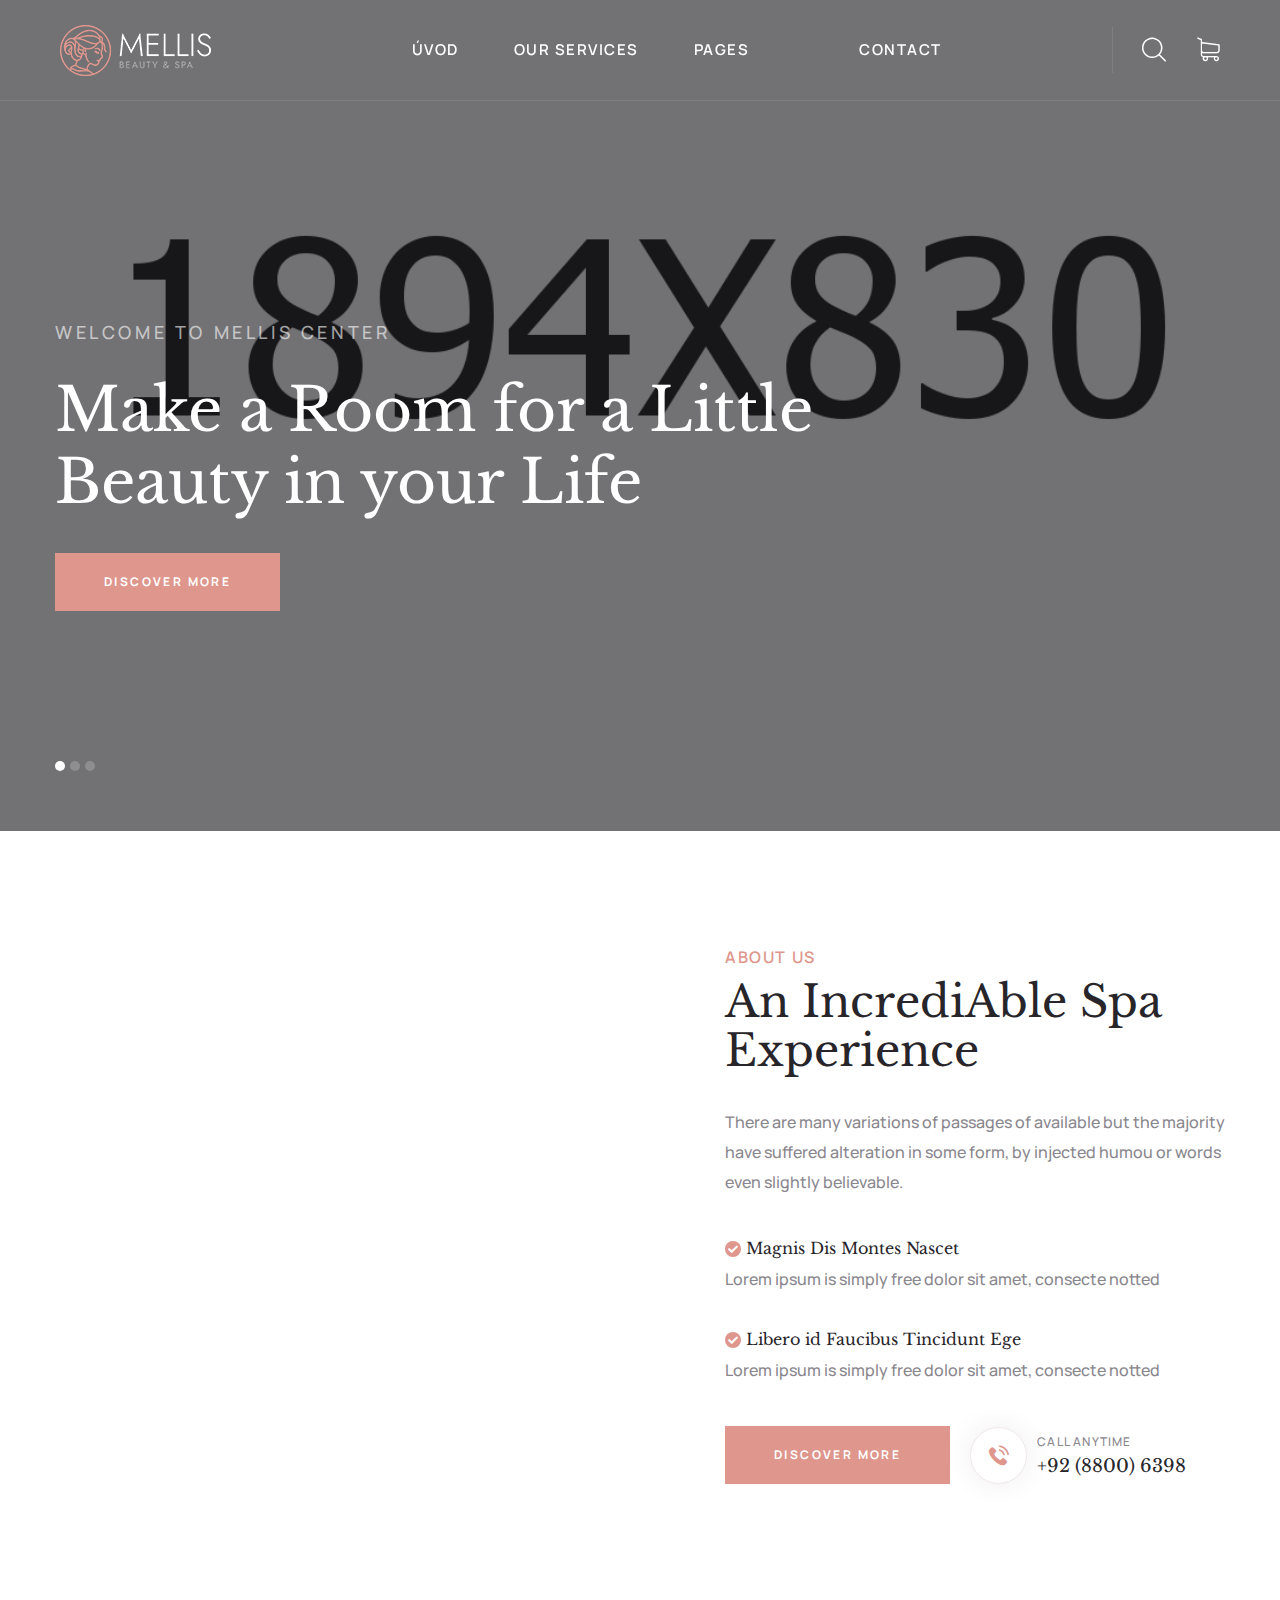
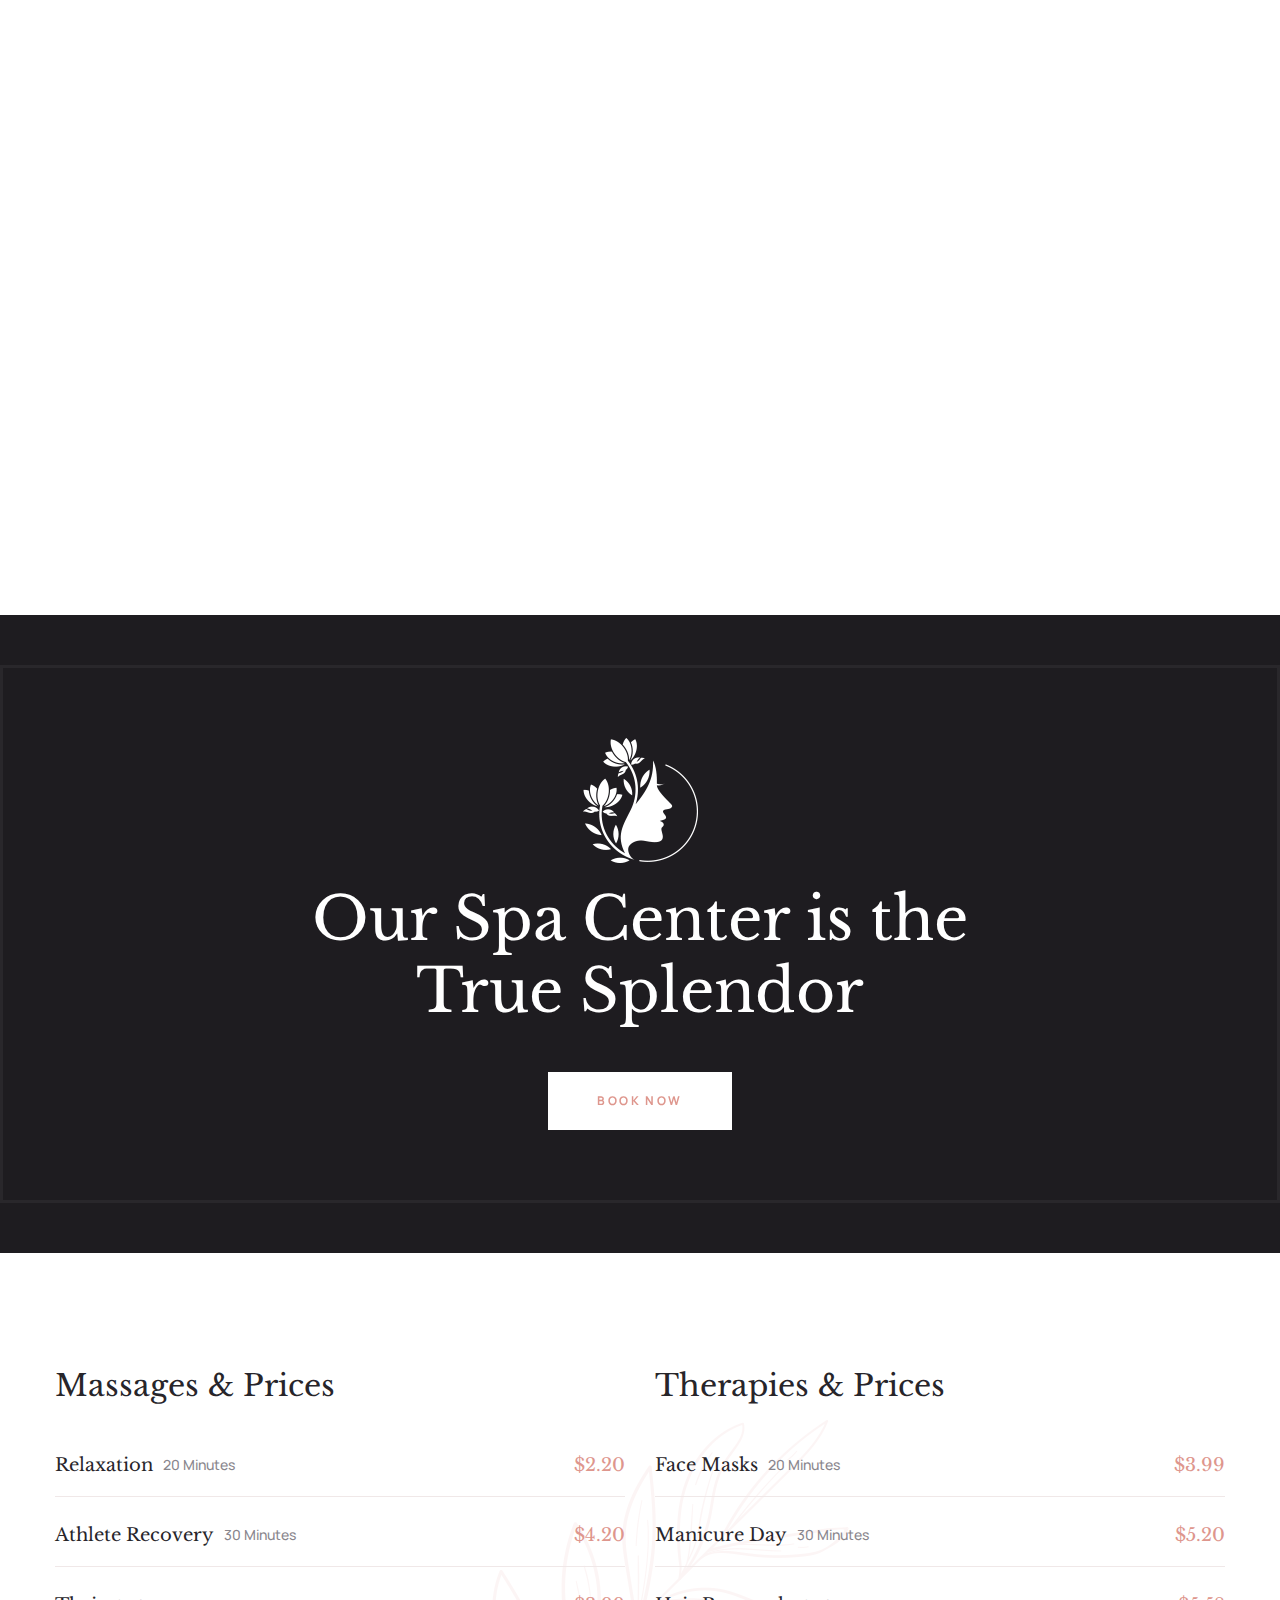
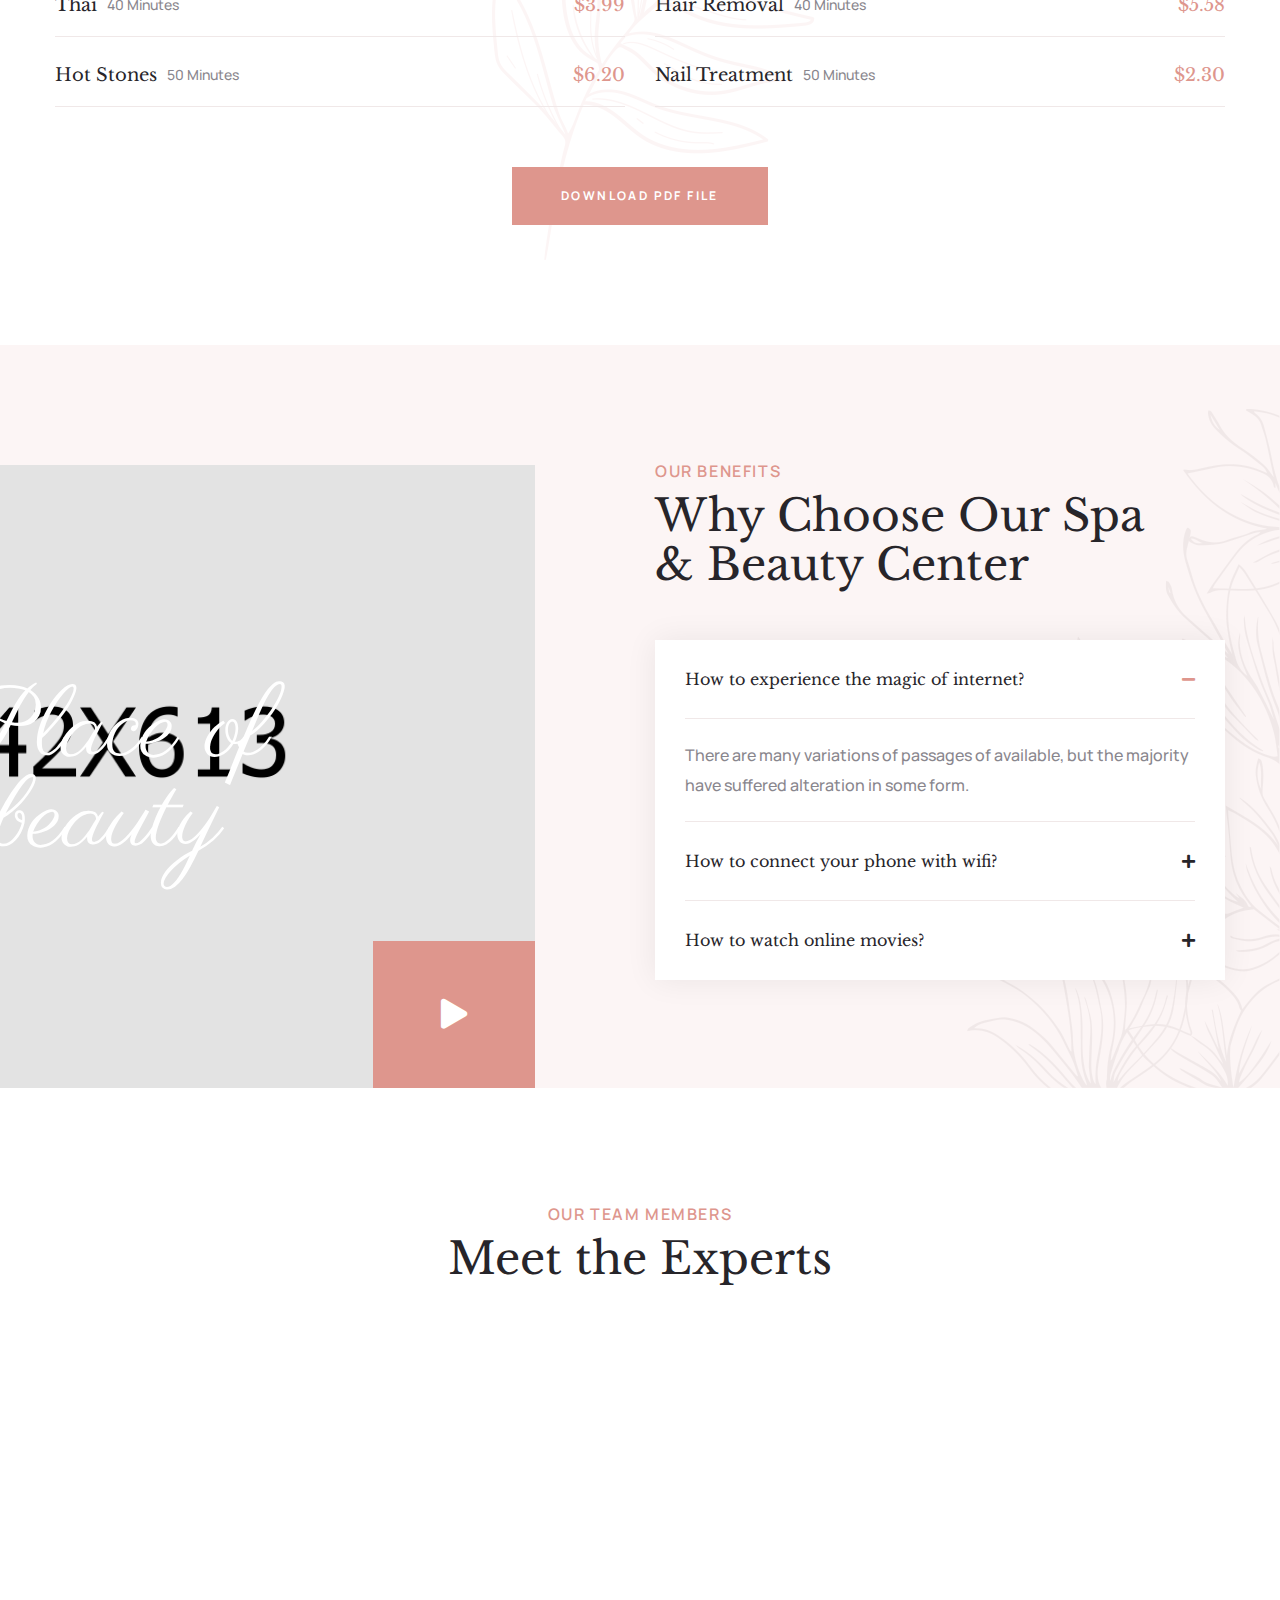
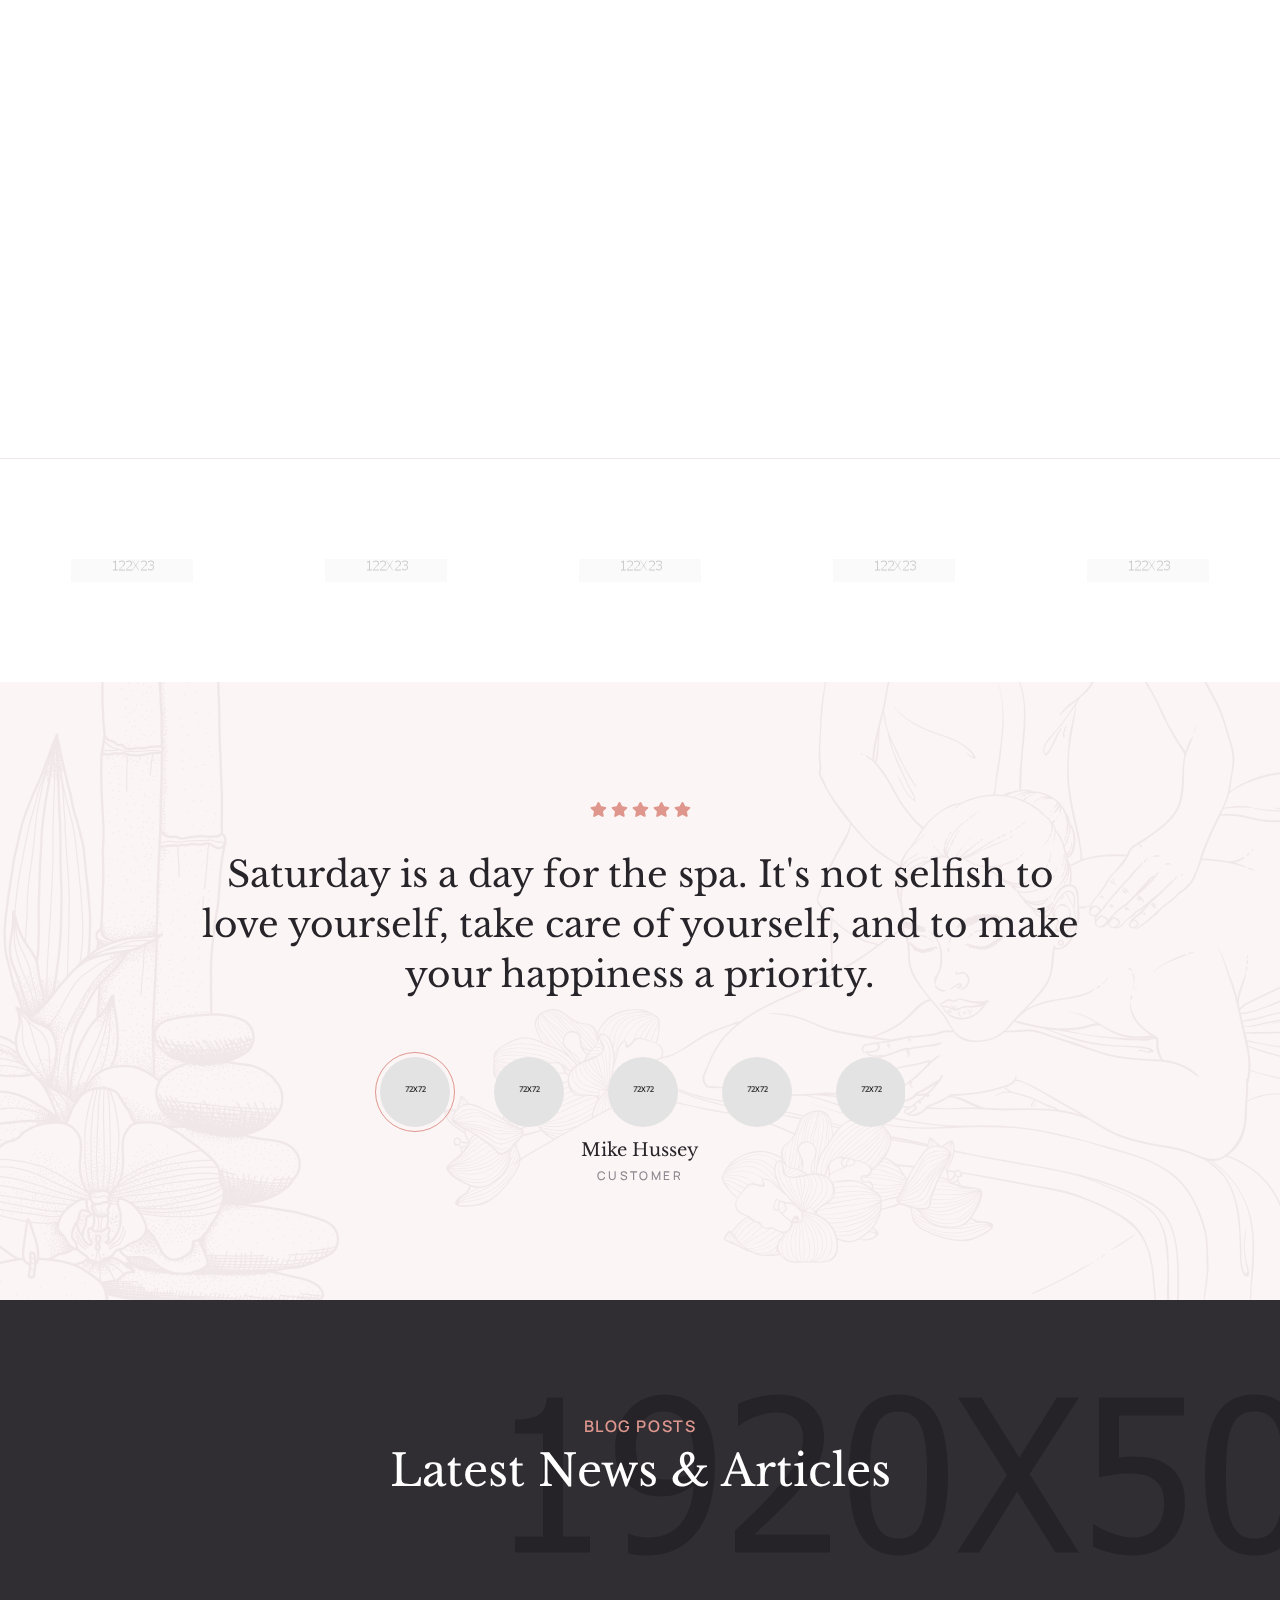
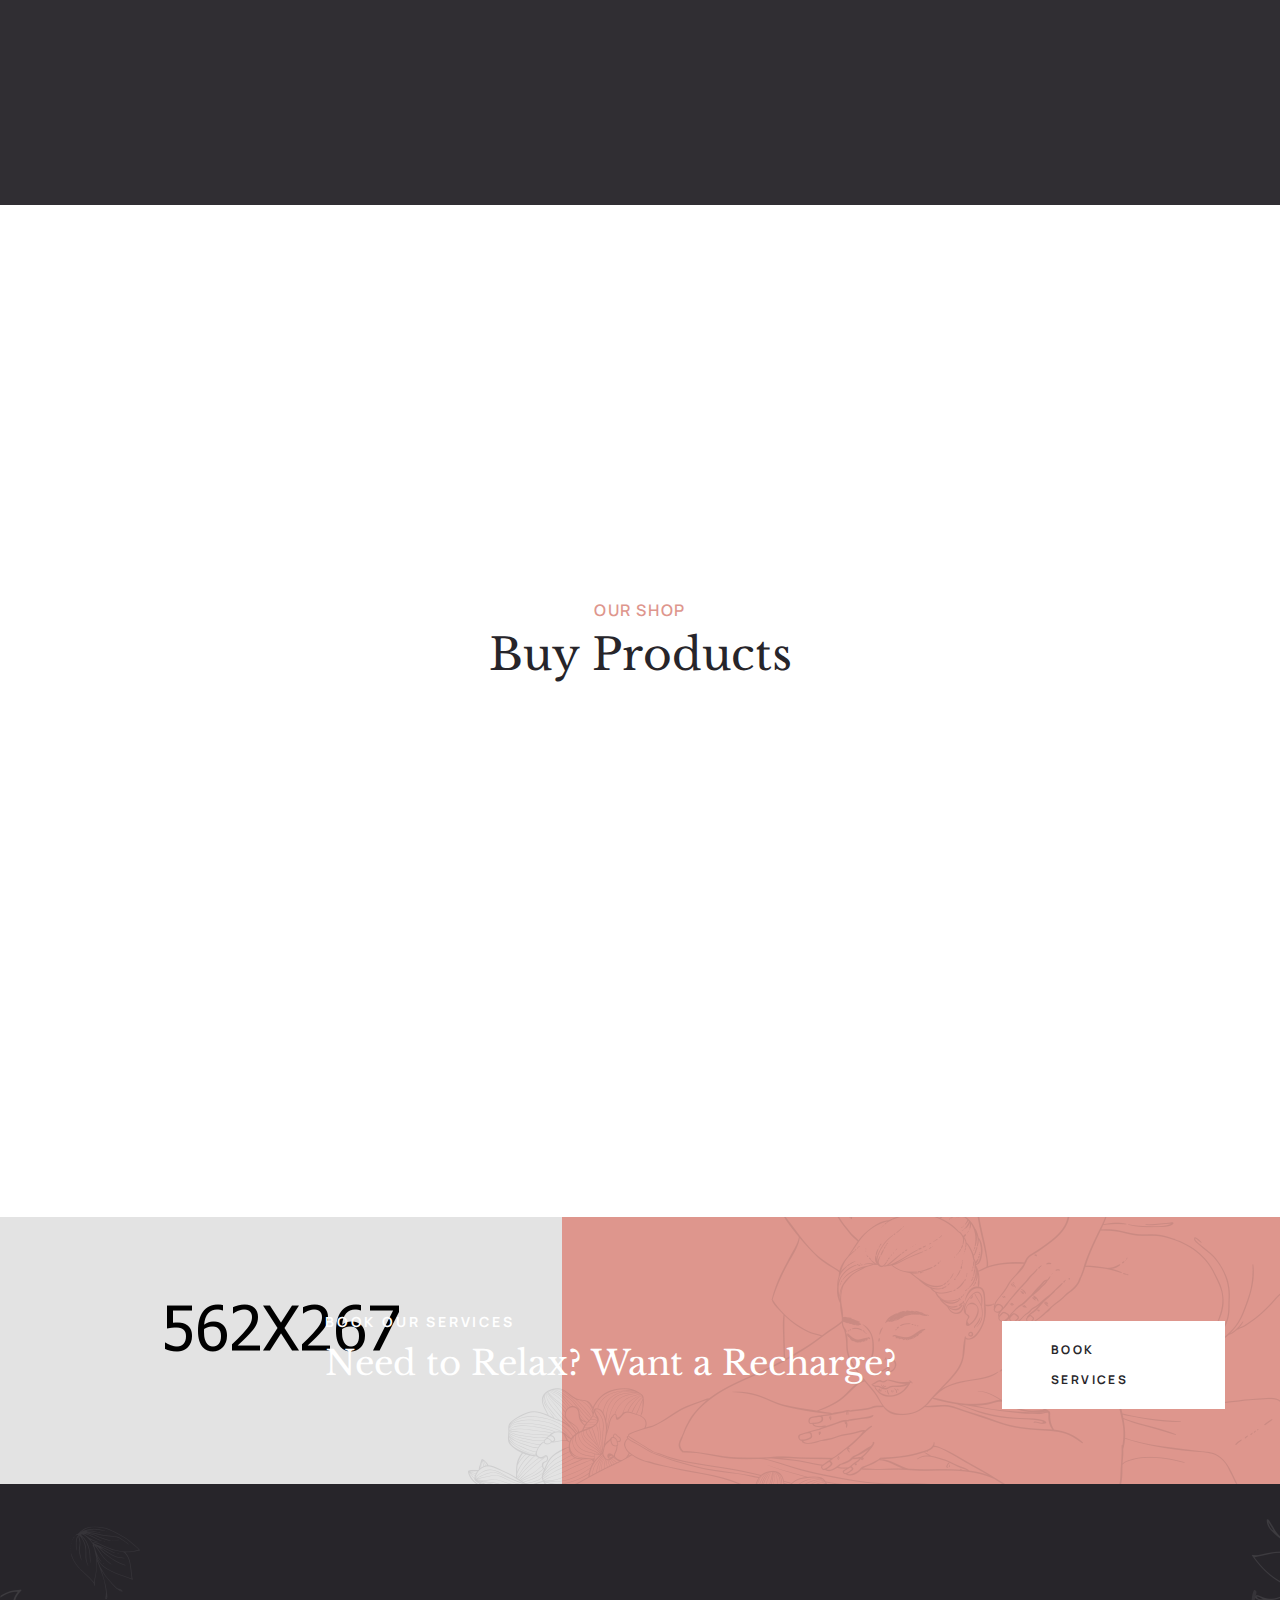
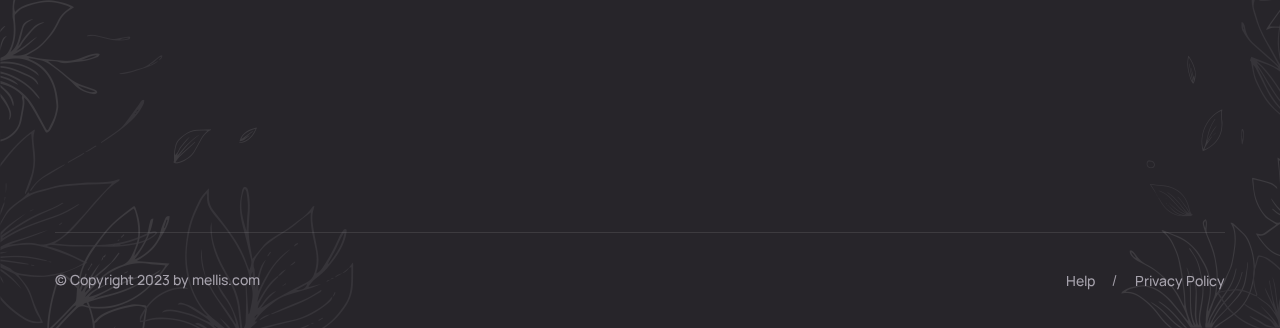
<file: index2.html>
<!DOCTYPE html>
<html lang="en">

<head>
    <meta charset="UTF-8" />
    <meta name="viewport" content="width=device-width, initial-scale=1.0" />
    <title> Home Two || mellis || mellis HTML 5 Template </title>
    <!-- favicons Icons -->
    <link rel="apple-touch-icon" sizes="180x180" href="assets/images/favicons/apple-touch-icon.png" />
    <link rel="icon" type="image/png" sizes="32x32" href="assets/images/favicons/favicon-32x32.png" />
    <link rel="icon" type="image/png" sizes="16x16" href="assets/images/favicons/favicon-16x16.png" />
    <link rel="manifest" href="assets/images/favicons/site.webmanifest" />
    <meta name="description" content="mellis HTML 5 Template " />

    <!-- fonts -->
    <link rel="preconnect" href="https://fonts.googleapis.com">

    <link rel="preconnect" href="https://fonts.gstatic.com" crossorigin>

    <link href="https://fonts.googleapis.com/css2?family=Manrope:wght@200;300;400;500;600;700;800&display=swap"
        rel="stylesheet">

    <link href="https://fonts.googleapis.com/css2?family=Libre+Baskerville:ital,wght@0,400;0,700;1,400&display=swap"
        rel="stylesheet">

    <link href="https://fonts.googleapis.com/css2?family=Parisienne&display=swap" rel="stylesheet">

    <link rel="stylesheet" href="assets/vendors/bootstrap/css/bootstrap.min.css" />
    <link rel="stylesheet" href="assets/vendors/animate/animate.min.css" />
    <link rel="stylesheet" href="assets/vendors/animate/custom-animate.css" />
    <link rel="stylesheet" href="assets/vendors/fontawesome/css/all.min.css" />
    <link rel="stylesheet" href="assets/vendors/jarallax/jarallax.css" />
    <link rel="stylesheet" href="assets/vendors/jquery-magnific-popup/jquery.magnific-popup.css" />
    <link rel="stylesheet" href="assets/vendors/nouislider/nouislider.min.css" />
    <link rel="stylesheet" href="assets/vendors/nouislider/nouislider.pips.css" />
    <link rel="stylesheet" href="assets/vendors/odometer/odometer.min.css" />
    <link rel="stylesheet" href="assets/vendors/swiper/swiper.min.css" />
    <link rel="stylesheet" href="assets/vendors/mellis-icons/style.css">
    <link rel="stylesheet" href="assets/vendors/tiny-slider/tiny-slider.min.css" />
    <link rel="stylesheet" href="assets/vendors/reey-font/stylesheet.css" />
    <link rel="stylesheet" href="assets/vendors/owl-carousel/owl.carousel.min.css" />
    <link rel="stylesheet" href="assets/vendors/owl-carousel/owl.theme.default.min.css" />
    <link rel="stylesheet" href="assets/vendors/bxslider/jquery.bxslider.css" />
    <link rel="stylesheet" href="assets/vendors/bootstrap-select/css/bootstrap-select.min.css" />
    <link rel="stylesheet" href="assets/vendors/vegas/vegas.min.css" />
    <link rel="stylesheet" href="assets/vendors/jquery-ui/jquery-ui.css" />
    <link rel="stylesheet" href="assets/vendors/timepicker/timePicker.css" />
    <link rel="stylesheet" href="assets/vendors/twenty-twenty/twentytwenty.css" />

    <!-- template styles -->
    <link rel="stylesheet" href="assets/css/mellis.css" />
    <link rel="stylesheet" href="assets/css/mellis-responsive.css" />
</head>

<body>



    <div class="preloader">
        <div class="preloader__image"></div>
    </div>
    <!-- /.preloader -->




    <div class="page-wrapper">
        <header class="main-header-two">
            <nav class="main-menu main-menu-two">
                <div class="main-menu-two__wrapper">
                    <div class="main-menu-two__wrapper-inner">
                        <div class="main-menu-two__left">
                            <div class="main-menu-two__logo">
                                <a href="index.html"><img src="assets/images/resources/logo-2.png" alt=""></a>
                            </div>
                        </div>
                        <div class="main-menu-two__main-menu-box">
                            <a href="#" class="mobile-nav__toggler"><i class="fa fa-bars"></i></a>
                            <ul class="main-menu__list">
                                <li class="dropdown">
                                    <a href="index.html">Úvod</a>
                                    <ul>
                                        <li><a href="index.html">Home One</a></li>
                                        <li><a href="index2.html">Home Two</a></li>
                                        <li><a href="index3.html">Home Three</a></li>
                                        <li class="dropdown">
                                            <a href="#">Header Styles</a>
                                            <ul>
                                                <li><a href="index.html">Header One</a></li>
                                                <li><a href="index2.html">Header Two</a></li>
                                                <li><a href="index3.html">Header Three</a></li>
                                            </ul>
                                        </li>
                                    </ul>
                                </li>
                                <li class="dropdown">
                                    <a href="#">Our Services</a>
                                    <ul>
                                        <li><a href="services.html">Services</a></li>
                                        <li><a href="services-details-1.html">Service Details One</a></li>
                                        <li><a href="spa-facials.html">Spa Facials</a></li>
                                        <li><a href="massages.html">Massages</a></li>
                                        <li><a href="hydro-therapy.html">Hydro Therapy</a></li>
                                        <li><a href="thermo-stone.html">Thermo Stone</a></li>
                                        <li><a href="salt-&-aroma.html">Salt & Aroma</a></li>
                                        <li><a href="body-treatments.html">Body Treatments</a></li>
                                    </ul>
                                </li>
                                <li class="dropdown">
                                    <a href="#">Pages</a>
                                    <ul>
                                        <li><a href="team.html">Team Members</a></li>
                                        <li><a href="pricing-plans.html">Pricing Plans</a></li>
                                        <li><a href="promotions.html">Promotions</a></li>
                                        <li><a href="gallery.html">Gallery</a></li>
                                        <li><a href="client-stories.html">Client Stories</a></li>
                                        <li><a href="client-story-details.html">Client Story Details</a></li>
                                    </ul>
                                </li>
                                <li class="dropdown">
<!--                                    <a href="#">Shop</a>-->
<!--                                    <ul>-->
<!--                                        <li><a href="products.html">Products</a></li>-->
<!--                                        <li><a href="product-details.html">Product Details</a></li>-->
<!--                                    </ul>-->
                                </li>
                                <li>
                                    <a href="contact.html">Contact</a>
                                </li>
                            </ul>
                        </div>
                        <div class="main-menu-two__right">
                            <div class="main-menu-two__search-cart-box">
                                <div class="main-menu-two__search-box">
                                    <a href="#" class="main-menu-two__search search-toggler icon-magnifying-glass"></a>
                                </div>
                                <div class="main-menu-two__cart-box">
                                    <a href="#" class="main-menu-two__cart icon-shopping-cart"></a>
                                </div>
                            </div>
                        </div>
                    </div>
                </div>
            </nav>
        </header>

        <div class="stricky-header stricked-menu main-menu main-menu-two">
            <div class="sticky-header__content"></div><!-- /.sticky-header__content -->
        </div><!-- /.stricky-header -->


        <!--Main Slider Start-->
        <section class="main-slider-two">
            <div class="swiper-container thm-swiper__slider" data-swiper-options='{"slidesPerView": 1, "loop": true,
        "effect": "fade",
        "pagination": {
        "el": "#main-slider-pagination",
        "type": "bullets",
        "clickable": true
        },
        "navigation": {
        "nextEl": "#main-slider__swiper-button-next",
        "prevEl": "#main-slider__swiper-button-prev"
        },
        "autoplay": {
        "delay": 5000
        }}'>
                <div class="swiper-wrapper">

                    <div class="swiper-slide">
                        <div class="image-layer-two"
                            style="background-image: url(assets/images/backgrounds/main-slider-2-1.jpg);"></div>
                        <!-- /.image-layer -->

                        <div class="container">
                            <div class="row">
                                <div class="col-xl-12">
                                    <div class="main-slider-two__content">
                                        <p class="main-slider-two__sub-title">Welcome to mellis Center</p>
                                        <h2 class="main-slider-two__title">Make a Room for a Little <br> Beauty in your
                                            Life</h2>
                                        <div class="main-slider-two__btn-box">
                                            <a href="services.html" class="thm-btn main-slider-two__btn">Discover
                                                more</a>
                                        </div>
                                    </div>
                                </div>
                            </div>
                        </div>
                    </div>

                    <div class="swiper-slide">
                        <div class="image-layer-two"
                            style="background-image: url(assets/images/backgrounds/main-slider-2-2.jpg);"></div>
                        <!-- /.image-layer -->

                        <div class="container">
                            <div class="row">
                                <div class="col-xl-12">
                                    <div class="main-slider-two__content">
                                        <p class="main-slider-two__sub-title">Welcome to mellis Center</p>
                                        <h2 class="main-slider-two__title">Make a Room for a Little <br> Beauty in your
                                            Life</h2>
                                        <div class="main-slider-two__btn-box">
                                            <a href="services.html" class="thm-btn main-slider-two__btn">Discover
                                                more</a>
                                        </div>
                                    </div>
                                </div>
                            </div>
                        </div>
                    </div>

                    <div class="swiper-slide">
                        <div class="image-layer-two"
                            style="background-image: url(assets/images/backgrounds/main-slider-2-3.jpg);"></div>
                        <!-- /.image-layer -->

                        <div class="container">
                            <div class="row">
                                <div class="col-xl-12">
                                    <div class="main-slider-two__content">
                                        <p class="main-slider-two__sub-title">Welcome to mellis Center</p>
                                        <h2 class="main-slider-two__title">Make a Room for a Little <br> Beauty in your
                                            Life</h2>
                                        <div class="main-slider-two__btn-box">
                                            <a href="services.html" class="thm-btn main-slider-two__btn">Discover
                                                more</a>
                                        </div>
                                    </div>
                                </div>
                            </div>
                        </div>
                    </div>



                </div>

                <div class="swiper-pagination" id="main-slider-pagination"></div>
                <!-- If we need navigation buttons -->


            </div>
        </section>
        <!--Main Slider End-->


        <!--About One Start-->
        <section class="about-one">
            <div class="container">
                <div class="row">
                    <div class="col-xl-6">
                        <div class="about-one__left">
                            <div class="about-one__img-box wow slideInLeft" data-wow-delay="100ms"
                                data-wow-duration="2500ms">
                                <div class="about-one__img">
                                    <img src="assets/images/resources/about-one-img-1.jpg" alt="">
                                </div>
                                <div class="about-one__img-2">
                                    <img src="assets/images/resources/about-one-img-2.jpg" alt="">
                                </div>
                            </div>
                        </div>
                    </div>
                    <div class="col-xl-6">
                        <div class="about-one__right">
                            <div class="section-title text-left">
                                <span class="section-title__tagline">about us</span>
                                <h2 class="section-title__title">An IncrediAble Spa
                                    Experience</h2>
                            </div>
                            <p class="about-one__text">There are many variations of passages of available but the
                                majority have suffered alteration in some form, by injected humou or words even slightly
                                believable.</p>
                            <ul class="list-unstyled about-one__points">
                                <li>
                                    <h4> <span class="fa fa-check"></span> Magnis Dis Montes Nascet</h4>
                                    <p>Lorem ipsum is simply free dolor sit amet, consecte notted</p>
                                </li>
                                <li>
                                    <h4> <span class="fa fa-check"></span> Libero id Faucibus Tincidunt Ege</h4>
                                    <p>Lorem ipsum is simply free dolor sit amet, consecte notted</p>
                                </li>
                            </ul>
                            <div class="about-one__btn-call-box">
                                <a href="services.html" class="about-one__btn thm-btn">Discover more</a>
                                <div class="about-one__call-box">
                                    <div class="about-one__call-icon">
                                        <span class="icon-telephone"></span>
                                    </div>
                                    <div class="about-one__call-content">
                                        <p class="about-one__call-sub-title">Call Anytime</p>
                                        <h4 class="about-one__call-number"><a href="tel:9288006398">+92 (8800) 6398</a>
                                        </h4>
                                    </div>
                                </div>
                            </div>
                        </div>
                    </div>
                </div>
            </div>
        </section>
        <!--About One End-->

        <!--Feature One Start-->
        <section class="feature-one">
            <div class="container">
                <div class="row">
                    <div class="col-xl-4 col-lg-4 wow fadeInUp" data-wow-delay="100ms">
                        <div class="feature-one__single-one">
                            <div class="feature-one__single-one-img">
                                <img src="assets/images/resources/feature-one-single-one-img-1.jpg" alt="">
                                <div class="feature-one__single-one-content">
                                    <span>Get discount</span>
                                    <h2>-30%</h2>
                                    <p>NEW YEARS DEAL</p>
                                    <a href="services-details-1.html" class="thm-btn feature-one__btn">visit now</a>
                                </div>
                            </div>
                        </div>
                    </div>
                    <div class="col-xl-4 col-lg-4 wow fadeInUp" data-wow-delay="200ms">
                        <div class="feature-one__single-two">
                            <h3 class="feature-one__single-two-title">Opening
                                <br> Hours</h3>
                            <ul class="feature-one__single-two-points list-unstyled">
                                <li>
                                    <div class="day">
                                        <p>Monday</p>
                                    </div>
                                    <div class="time">
                                        <span>8:00 – 12:00</span>
                                    </div>
                                </li>
                                <li>
                                    <div class="day">
                                        <p>Tuesday</p>
                                    </div>
                                    <div class="time">
                                        <span>8:00 – 12:00</span>
                                    </div>
                                </li>
                                <li>
                                    <div class="day">
                                        <p>Wednesday</p>
                                    </div>
                                    <div class="time">
                                        <span>8:00 – 12:00</span>
                                    </div>
                                </li>
                                <li>
                                    <div class="day">
                                        <p>Thursday</p>
                                    </div>
                                    <div class="time">
                                        <span>8:00 – 12:00</span>
                                    </div>
                                </li>
                                <li>
                                    <div class="day">
                                        <p>Friday</p>
                                    </div>
                                    <div class="time">
                                        <span>8:00 – 12:00</span>
                                    </div>
                                </li>
                                <li>
                                    <div class="day">
                                        <p>Saturday</p>
                                    </div>
                                    <div class="time">
                                        <span>9:00 – 12:00</span>
                                    </div>
                                </li>
                                <li>
                                    <div class="day">
                                        <p>Sunday</p>
                                    </div>
                                    <div class="time">
                                        <span>11:00 – 2:00</span>
                                    </div>
                                </li>
                            </ul>
                        </div>
                    </div>
                    <div class="col-xl-4 col-lg-4 wow fadeInUp" data-wow-delay="300ms">
                        <div class="feature-one__single-three">
                            <div class="feature-one__single-three-img">
                                <img src="assets/images/resources/feature-one-single-three-img-1.jpg" alt="">
                                <div class="feature-one__single-three-content">
                                    <h3>Everything
                                        <br> Essential Salon
                                        <br> and Spa</h3>
                                    <a href="services-details-1.html" class="thm-btn feature-one__btn">visit now</a>
                                </div>
                            </div>
                        </div>
                    </div>
                </div>
            </div>
        </section>
        <!--Feature One End-->

        <!--Spa Center Start-->
        <section class="spa-center">
            <div class="spa-center__bg jarallax" data-jarallax data-speed="0.2" data-imgPosition="50% 0%"
                style="background-image: url(assets/images/backgrounds/spa-center-bg.jpg);">
            </div>
            <div class="spa-center__inner">
                <div class="container">
                    <div class="spa-center__content text-center">
                        <div class="spa-center__img">
                            <img src="assets/images/resources/spa-center-img-1.png" alt="">
                        </div>
                        <h3 class="spa-center__title">Our Spa Center is the
                            <br> True Splendor</h3>
                        <div class="spa-center__btn-box">
                            <a href="contact.html" class="thm-btn spa-center__btn">book now</a>
                        </div>
                    </div>
                </div>
            </div>
        </section>
        <!--Spa Center End-->

        <!--Services Two Start-->
        <section class="services-two">
            <div class="container">
                <div class="services-two__inner">
                    <div class="services-two__shape-1 float-bob-x">
                        <img src="assets/images/shapes/services-two-shape-1.png" alt="">
                    </div>
                    <div class="row">
                        <!--Services Two Single Start-->
                        <div class="col-xl-6 col-lg-6">
                            <div class="services-two__single">
                                <h3 class="services-two__title">Massages & Prices</h3>
                                <ul class="list-unstyled services-two__list">
                                    <li>
                                        <div class="services-two__services-name">
                                            <h3><a href="services.html">Relaxation</a></h3>
                                            <p>20 Minutes</p>
                                        </div>
                                        <div class="services-two__services-price">
                                            <h4>$2.20</h4>
                                        </div>
                                    </li>
                                    <li>
                                        <div class="services-two__services-name">
                                            <h3><a href="services.html">Athlete Recovery</a></h3>
                                            <p>30 Minutes</p>
                                        </div>
                                        <div class="services-two__services-price">
                                            <h4>$4.20</h4>
                                        </div>
                                    </li>
                                    <li>
                                        <div class="services-two__services-name">
                                            <h3><a href="services.html">Thai</a></h3>
                                            <p>40 Minutes</p>
                                        </div>
                                        <div class="services-two__services-price">
                                            <h4>$3.99</h4>
                                        </div>
                                    </li>
                                    <li>
                                        <div class="services-two__services-name">
                                            <h3><a href="services.html">Hot Stones</a></h3>
                                            <p>50 Minutes</p>
                                        </div>
                                        <div class="services-two__services-price">
                                            <h4>$6.20</h4>
                                        </div>
                                    </li>
                                </ul>
                            </div>
                        </div>
                        <!--Services Two Single End-->
                        <!--Services Two Single Start-->
                        <div class="col-xl-6 col-lg-6">
                            <div class="services-two__single">
                                <h3 class="services-two__title">Therapies & Prices</h3>
                                <ul class="list-unstyled services-two__list">
                                    <li>
                                        <div class="services-two__services-name">
                                            <h3><a href="services.html">Face Masks</a></h3>
                                            <p>20 Minutes</p>
                                        </div>
                                        <div class="services-two__services-price">
                                            <h4>$3.99</h4>
                                        </div>
                                    </li>
                                    <li>
                                        <div class="services-two__services-name">
                                            <h3><a href="services.html">Manicure Day</a></h3>
                                            <p>30 Minutes</p>
                                        </div>
                                        <div class="services-two__services-price">
                                            <h4>$5.20</h4>
                                        </div>
                                    </li>
                                    <li>
                                        <div class="services-two__services-name">
                                            <h3><a href="services.html">Hair Removal</a></h3>
                                            <p>40 Minutes</p>
                                        </div>
                                        <div class="services-two__services-price">
                                            <h4>$5.58</h4>
                                        </div>
                                    </li>
                                    <li>
                                        <div class="services-two__services-name">
                                            <h3><a href="services.html">Nail Treatment</a></h3>
                                            <p>50 Minutes</p>
                                        </div>
                                        <div class="services-two__services-price">
                                            <h4>$2.30</h4>
                                        </div>
                                    </li>
                                </ul>
                            </div>
                        </div>
                        <!--Services Two Single End-->
                    </div>
                    <div class="row">
                        <div class="col-xl-12">
                            <div class="services-two__btn-box">
                                <a href="services-details-1.html" class="thm-btn services-two__btn">Download PDF
                                    file</a>
                            </div>
                        </div>
                    </div>
                </div>
            </div>
        </section>
        <!--Services Two End-->

        <!--Why Choose One Start-->
        <section class="why-choose-one">
            <div class="why-choose-one__shape-1 float-bob-x">
                <img src="assets/images/shapes/why-choose-one-shape-1.png" alt="">
            </div>
            <div class="container">
                <div class="row">
                    <div class="col-xl-6">
                        <div class="why-choose-one__left">
                            <div class="why-choose-one__img">
                                <img src="assets/images/resources/why-choose-one-img-1.jpg" alt="">
                                <div class="why-choose-one__video-link">
                                    <a href="https://www.youtube.com/watch?v=Get7rqXYrbQ" class="video-popup">
                                        <div class="why-choose-one__video-icon">
                                            <span class="fa fa-play"></span>
                                            <i class="ripple"></i>
                                        </div>
                                    </a>
                                </div>
                                <div class="why-choose-one__left-title">
                                    <h2>Place of <br> beauty</h2>
                                </div>
                            </div>
                        </div>
                    </div>
                    <div class="col-xl-6">
                        <div class="why-choose-one__right">
                            <div class="section-title text-left">
                                <span class="section-title__tagline">Our Benefits</span>
                                <h2 class="section-title__title">Why Choose Our Spa <br>
                                    & Beauty Center</h2>
                            </div>
                            <div class="why-choose-one__faq">
                                <div class="accrodion-grp" data-grp-name="faq-one-accrodion">
                                    <div class="accrodion active">
                                        <div class="accrodion-title">
                                            <h4>How to experience the magic of internet?</h4>
                                        </div>
                                        <div class="accrodion-content">
                                            <div class="inner">
                                                <p>There are many variations of passages of available, but the majority
                                                    have
                                                    suffered alteration in some form.</p>
                                            </div><!-- /.inner -->
                                        </div>
                                    </div>
                                    <div class="accrodion">
                                        <div class="accrodion-title">
                                            <h4>How to connect your phone with wifi?</h4>
                                        </div>
                                        <div class="accrodion-content">
                                            <div class="inner">
                                                <p>There are many variations of passages of available, but the majority
                                                    have
                                                    suffered alteration in some form.</p>
                                            </div><!-- /.inner -->
                                        </div>
                                    </div>
                                    <div class="accrodion last-child">
                                        <div class="accrodion-title">
                                            <h4>How to watch online movies?</h4>
                                        </div>
                                        <div class="accrodion-content">
                                            <div class="inner">
                                                <p>There are many variations of passages of available, but the majority
                                                    have
                                                    suffered alteration in some form.</p>
                                            </div><!-- /.inner -->
                                        </div>
                                    </div>
                                </div>
                            </div>
                        </div>
                    </div>
                </div>
            </div>
        </section>
        <!--Why Choose One End-->

        <!--Team One Start-->
        <section class="team-one">
            <div class="container">
                <div class="section-title text-center">
                    <span class="section-title__tagline">Our team members</span>
                    <h2 class="section-title__title">Meet the Experts</h2>
                </div>
                <div class="row">
                    <!--Team One Single Start-->
                    <div class="col-xl-4 col-lg-4 wow fadeInUp" data-wow-delay="100ms">
                        <div class="team-one__single">
                            <div class="team-one__img">
                                <img src="assets/images/team/team-1-1.jpg" alt="">
                                <ul class="list-unstyled team-one__social">
                                    <li><a href="#"><i class="fab fa-twitter"></i></a></li>
                                    <li><a href="#"><i class="fab fa-facebook"></i></a></li>
                                    <li><a href="#"><i class="fab fa-instagram"></i></a></li>
                                </ul>
                            </div>
                            <div class="team-one__content">
                                <h3 class="team-one__name"><a href="team.html">Aleesha Brown</a></h3>
                                <p class="team-one__sub-title">Therapist</p>
                            </div>
                        </div>
                    </div>
                    <!--Team One Single End-->
                    <!--Team One Single Start-->
                    <div class="col-xl-4 col-lg-4 wow fadeInUp" data-wow-delay="200ms">
                        <div class="team-one__single">
                            <div class="team-one__img">
                                <img src="assets/images/team/team-1-2.jpg" alt="">
                                <ul class="list-unstyled team-one__social">
                                    <li><a href="#"><i class="fab fa-twitter"></i></a></li>
                                    <li><a href="#"><i class="fab fa-facebook"></i></a></li>
                                    <li><a href="#"><i class="fab fa-instagram"></i></a></li>
                                </ul>
                            </div>
                            <div class="team-one__content">
                                <h3 class="team-one__name"><a href="team.html">David Cooper</a></h3>
                                <p class="team-one__sub-title">Therapist</p>
                            </div>
                        </div>
                    </div>
                    <!--Team One Single End-->
                    <!--Team One Single Start-->
                    <div class="col-xl-4 col-lg-4 wow fadeInUp" data-wow-delay="300ms">
                        <div class="team-one__single">
                            <div class="team-one__img">
                                <img src="assets/images/team/team-1-3.jpg" alt="">
                                <ul class="list-unstyled team-one__social">
                                    <li><a href="#"><i class="fab fa-twitter"></i></a></li>
                                    <li><a href="#"><i class="fab fa-facebook"></i></a></li>
                                    <li><a href="#"><i class="fab fa-instagram"></i></a></li>
                                </ul>
                            </div>
                            <div class="team-one__content">
                                <h3 class="team-one__name"><a href="team.html">Jessica Rose</a></h3>
                                <p class="team-one__sub-title">Therapist</p>
                            </div>
                        </div>
                    </div>
                    <!--Team One Single End-->
                </div>
            </div>
        </section>
        <!--Team One End-->

        <!--Brand One Start-->
        <section class="brand-two">
            <div class="container">
                <div class="thm-swiper__slider swiper-container" data-swiper-options='{"spaceBetween": 100,
                "slidesPerView": 5,
                "loop": true,
                "navigation": {
                    "nextEl": "#brand-one__swiper-button-next",
                    "prevEl": "#brand-one__swiper-button-prev"
                },
                "autoplay": { "delay": 5000 },
                "breakpoints": {
                    "0": {
                        "spaceBetween": 30,
                        "slidesPerView": 2
                    },
                    "375": {
                        "spaceBetween": 30,
                        "slidesPerView": 2
                    },
                    "575": {
                        "spaceBetween": 30,
                        "slidesPerView": 3
                    },
                    "767": {
                        "spaceBetween": 50,
                        "slidesPerView": 4
                    },
                    "991": {
                        "spaceBetween": 50,
                        "slidesPerView": 5
                    },
                    "1199": {
                        "spaceBetween": 100,
                        "slidesPerView": 5
                    }
                }}'>
                    <div class="swiper-wrapper">
                        <div class="swiper-slide">
                            <img src="assets/images/brand/brand-2-1.png" alt="">
                        </div><!-- /.swiper-slide -->
                        <div class="swiper-slide">
                            <img src="assets/images/brand/brand-2-2.png" alt="">
                        </div><!-- /.swiper-slide -->
                        <div class="swiper-slide">
                            <img src="assets/images/brand/brand-2-3.png" alt="">
                        </div><!-- /.swiper-slide -->
                        <div class="swiper-slide">
                            <img src="assets/images/brand/brand-2-4.png" alt="">
                        </div><!-- /.swiper-slide -->
                        <div class="swiper-slide">
                            <img src="assets/images/brand/brand-2-5.png" alt="">
                        </div><!-- /.swiper-slide -->
                        <div class="swiper-slide">
                            <img src="assets/images/brand/brand-2-1.png" alt="">
                        </div><!-- /.swiper-slide -->
                        <div class="swiper-slide">
                            <img src="assets/images/brand/brand-2-2.png" alt="">
                        </div><!-- /.swiper-slide -->
                        <div class="swiper-slide">
                            <img src="assets/images/brand/brand-2-3.png" alt="">
                        </div><!-- /.swiper-slide -->
                        <div class="swiper-slide">
                            <img src="assets/images/brand/brand-2-4.png" alt="">
                        </div><!-- /.swiper-slide -->
                        <div class="swiper-slide">
                            <img src="assets/images/brand/brand-2-5.png" alt="">
                        </div><!-- /.swiper-slide -->
                    </div>
                </div>
            </div>
        </section>
        <!--Brand One End-->

        <!--Testimonial Two Start-->
        <section class="testimonial-two">
            <div class="testimonial-two__shape-1 float-bob-x">
                <img src="assets/images/shapes/testimonial-two-shape-1.png" alt="">
            </div>
            <div class="testimonial-two__shape-2 float-bob-y">
                <img src="assets/images/shapes/testimonial-two-shape-2.png" alt="">
            </div>
            <div class="container">
                <div class="testimonial-two__slider">

                    <div class="swiper-container" id="testimonial-two__thumb">
                        <div class="swiper-wrapper">
                            <div class="swiper-slide">
                                <div class="testimonial-two__img-holder">
                                    <img src="assets/images/testimonial/testimonial-2-1.jpg" alt="">
                                </div>
                            </div><!-- /.swiper-slide -->
                            <div class="swiper-slide">
                                <div class="testimonial-two__img-holder">
                                    <img src="assets/images/testimonial/testimonial-2-2.jpg" alt="">
                                </div>
                            </div><!-- /.swiper-slide -->
                            <div class="swiper-slide">
                                <div class="testimonial-two__img-holder">
                                    <img src="assets/images/testimonial/testimonial-2-3.jpg" alt="">
                                </div>
                            </div><!-- /.swiper-slide -->
                            <div class="swiper-slide">
                                <div class="testimonial-two__img-holder">
                                    <img src="assets/images/testimonial/testimonial-2-4.jpg" alt="">
                                </div>
                            </div><!-- /.swiper-slide -->
                            <div class="swiper-slide">
                                <div class="testimonial-two__img-holder">
                                    <img src="assets/images/testimonial/testimonial-2-5.jpg" alt="">
                                </div>
                            </div><!-- /.swiper-slide -->
                        </div><!-- /.swiper-wrapper -->
                    </div><!-- /#testimonials-one__thumb.swiper-container -->

                    <div class="testimonial-two__main-content">
                        <div class="swiper-container" id="testimonial-two__carousel">
                            <div class="swiper-wrapper">
                                <div class="swiper-slide">
                                    <div class="testimonial-two__content-box">
                                        <div class="testimonial-two__client-review">
                                            <i class="fa fa-star"></i>
                                            <i class="fa fa-star"></i>
                                            <i class="fa fa-star"></i>
                                            <i class="fa fa-star"></i>
                                            <i class="fa fa-star"></i>
                                        </div>
                                        <p class="testimonial-two__text">Saturday is a day for the spa. It's not selfish
                                            to love yourself, take care of yourself, and to make your happiness a
                                            priority.</p>
                                        <div class="testimonial-two__client-info-box">
                                            <h4 class="testimonial-two__client-name">Mike Hussey</h4>
                                            <p class="testimonial-two__client-sub-title">Customer</p>
                                        </div>
                                    </div>
                                </div><!-- /.swiper-slide -->
                                <div class="swiper-slide">
                                    <div class="testimonial-two__content-box">
                                        <div class="testimonial-two__client-review">
                                            <i class="fa fa-star"></i>
                                            <i class="fa fa-star"></i>
                                            <i class="fa fa-star"></i>
                                            <i class="fa fa-star"></i>
                                            <i class="fa fa-star"></i>
                                        </div>
                                        <p class="testimonial-two__text">Saturday is a day for the spa. It's not selfish
                                            to love yourself, take care of yourself, and to make your happiness a
                                            priority.</p>
                                        <div class="testimonial-two__client-info-box">
                                            <h4 class="testimonial-two__client-name">Asle Rose</h4>
                                            <p class="testimonial-two__client-sub-title">Customer</p>
                                        </div>
                                    </div>
                                </div><!-- /.swiper-slide -->
                                <div class="swiper-slide">
                                    <div class="testimonial-two__content-box">
                                        <div class="testimonial-two__client-review">
                                            <i class="fa fa-star"></i>
                                            <i class="fa fa-star"></i>
                                            <i class="fa fa-star"></i>
                                            <i class="fa fa-star"></i>
                                            <i class="fa fa-star"></i>
                                        </div>
                                        <p class="testimonial-two__text">Saturday is a day for the spa. It's not selfish
                                            to love yourself, take care of yourself, and to make your happiness a
                                            priority.</p>
                                        <div class="testimonial-two__client-info-box">
                                            <h4 class="testimonial-two__client-name">Mike Hardson</h4>
                                            <p class="testimonial-two__client-sub-title">Customer</p>
                                        </div>
                                    </div>
                                </div><!-- /.swiper-slide -->
                                <div class="swiper-slide">
                                    <div class="testimonial-two__content-box">
                                        <div class="testimonial-two__client-review">
                                            <i class="fa fa-star"></i>
                                            <i class="fa fa-star"></i>
                                            <i class="fa fa-star"></i>
                                            <i class="fa fa-star"></i>
                                            <i class="fa fa-star"></i>
                                        </div>
                                        <p class="testimonial-two__text">Saturday is a day for the spa. It's not selfish
                                            to love yourself, take care of yourself, and to make your happiness a
                                            priority.</p>
                                        <div class="testimonial-two__client-info-box">
                                            <h4 class="testimonial-two__client-name">Jessica Brown</h4>
                                            <p class="testimonial-two__client-sub-title">Customer</p>
                                        </div>
                                    </div>
                                </div><!-- /.swiper-slide -->
                                <div class="swiper-slide">
                                    <div class="testimonial-two__content-box">
                                        <div class="testimonial-two__client-review">
                                            <i class="fa fa-star"></i>
                                            <i class="fa fa-star"></i>
                                            <i class="fa fa-star"></i>
                                            <i class="fa fa-star"></i>
                                            <i class="fa fa-star"></i>
                                        </div>
                                        <p class="testimonial-two__text">Saturday is a day for the spa. It's not selfish
                                            to love yourself, take care of yourself, and to make your happiness a
                                            priority.</p>
                                        <div class="testimonial-two__client-info-box">
                                            <h4 class="testimonial-two__client-name">Mevin Smith</h4>
                                            <p class="testimonial-two__client-sub-title">Customer</p>
                                        </div>
                                    </div>
                                </div><!-- /.swiper-slide -->


                            </div><!-- /.swiper-wrapper -->
                        </div>
                    </div>

                </div>
            </div>
        </section>
        <!--Testimonial Two End-->

        <!--Blog Two Start-->
        <section class="blog-two">
            <div class="blog-two__bg" style="background-image: url(assets/images/backgrounds/blog-two-bg.jpg);"></div>
            <div class="container">
                <div class="section-title text-center">
                    <span class="section-title__tagline">Blog Posts</span>
                    <h2 class="section-title__title">Latest News & Articles</h2>
                </div>
                <div class="row">
                    <!--Blog One Single Start-->
                    <div class="col-xl-4 col-lg-4 wow fadeInUp" data-wow-delay="100ms">
                        <div class="blog-one__single">
                            <div class="blog-one__img">
                                <img src="assets/images/blog/blog-1-1.jpg" alt="">
                            </div>
                            <div class="blog-one__content">
                                <div class="blog-one__date">
                                    <p>28</p>
                                    <span>july</span>
                                </div>
                                <ul class="blog-one__meta list-unstyled">
                                    <li>
                                        <a href="#"><i class="far fa-user-circle"></i>Admin</a>
                                    </li>
                                    <li>
                                        <a href="#"><i class="far fa-comments"></i>2 Comments</a>
                                    </li>
                                </ul>
                                <h3 class="blog-one__title"><a href="#">Best place of true
                                        <br> splander</a></h3>
                                <p class="blog-one__text">Lorem ipsum dolor sit amet, coned sectetur notted elit do.</p>
                                <div class="blog-one__read-more">
                                    <a href="#">Read more <span class="icon-right-arrow"></span></a>
                                </div>
                            </div>
                        </div>
                    </div>
                    <!--Blog One Single End-->
                    <!--Blog One Single Start-->
                    <div class="col-xl-4 col-lg-4 wow fadeInUp" data-wow-delay="200ms">
                        <div class="blog-one__single">
                            <div class="blog-one__img">
                                <img src="assets/images/blog/blog-1-2.jpg" alt="">
                            </div>
                            <div class="blog-one__content">
                                <div class="blog-one__date">
                                    <p>28</p>
                                    <span>july</span>
                                </div>
                                <ul class="blog-one__meta list-unstyled">
                                    <li>
                                        <a href="#"><i class="far fa-user-circle"></i>Admin</a>
                                    </li>
                                    <li>
                                        <a href="#"><i class="far fa-comments"></i>2 Comments</a>
                                    </li>
                                </ul>
                                <h3 class="blog-one__title"><a href="#">Top 6 tips for <br>
                                        choosing a day spa</a></h3>
                                <p class="blog-one__text">Lorem ipsum dolor sit amet, coned sectetur notted elit do.</p>
                                <div class="blog-one__read-more">
                                    <a href="#">Read more <span class="icon-right-arrow"></span></a>
                                </div>
                            </div>
                        </div>
                    </div>
                    <!--Blog One Single End-->
                    <!--Blog One Single Start-->
                    <div class="col-xl-4 col-lg-4 wow fadeInUp" data-wow-delay="300ms">
                        <div class="blog-one__single">
                            <div class="blog-one__img">
                                <img src="assets/images/blog/blog-1-3.jpg" alt="">
                            </div>
                            <div class="blog-one__content">
                                <div class="blog-one__date">
                                    <p>28</p>
                                    <span>july</span>
                                </div>
                                <ul class="blog-one__meta list-unstyled">
                                    <li>
                                        <a href="#"><i class="far fa-user-circle"></i>Admin</a>
                                    </li>
                                    <li>
                                        <a href="#"><i class="far fa-comments"></i>2 Comments</a>
                                    </li>
                                </ul>
                                <h3 class="blog-one__title"><a href="#">Best ocean islands <br>
                                        for winter sun</a></h3>
                                <p class="blog-one__text">Lorem ipsum dolor sit amet, coned sectetur notted elit do.</p>
                                <div class="blog-one__read-more">
                                    <a href="#">Read more <span class="icon-right-arrow"></span></a>
                                </div>
                            </div>
                        </div>
                    </div>
                    <!--Blog One Single End-->
                </div>
            </div>
        </section>
        <!--Blog Two End-->

        <!--Products One Start-->
        <section class="products-one">
            <div class="container">
                <div class="section-title text-center">
                    <span class="section-title__tagline">our shop</span>
                    <h2 class="section-title__title">Buy Products</h2>
                </div>
                <div class="row">
                    <!--Products One Single Start-->
                    <div class="col-xl-3 col-lg-6 col-md-6 wow fadeInUp" data-wow-delay="100ms">
                        <div class="products-one__single">
                            <div class="products-one__img-box">
                                <div class="products-one__img">
                                    <img src="assets/images/resources/products-1-1.jpg" alt="">
                                </div>
                                <div class="products-one__btn-box">
                                    <a href="#" class="thm-btn products-one__btn">Add to Cart</a>
                                </div>
                            </div>
                            <div class="products-one__content">
                                <h3 class="products-one__name"><a href="product-details.html">Face Cream</a></h3>
                                <p class="products-one__price">$33.00</p>
                                <div class="products-one__rating">
                                    <span class="fa fa-star"></span>
                                    <span class="fa fa-star"></span>
                                    <span class="fa fa-star"></span>
                                    <span class="fa fa-star"></span>
                                    <span class="fa fa-star"></span>
                                </div>
                            </div>
                        </div>
                    </div>
                    <!--Products One Single End-->
                    <!--Products One Single Start-->
                    <div class="col-xl-3 col-lg-6 col-md-6 wow fadeInUp" data-wow-delay="200ms">
                        <div class="products-one__single">
                            <div class="products-one__img-box">
                                <div class="products-one__img">
                                    <img src="assets/images/resources/products-1-2.jpg" alt="">
                                </div>
                                <div class="products-one__btn-box">
                                    <a href="#" class="thm-btn products-one__btn">Add to Cart</a>
                                </div>
                            </div>
                            <div class="products-one__content">
                                <h3 class="products-one__name"><a href="product-details.html">Lip Balm</a></h3>
                                <p class="products-one__price">$33.00</p>
                                <div class="products-one__rating">
                                    <span class="fa fa-star"></span>
                                    <span class="fa fa-star"></span>
                                    <span class="fa fa-star"></span>
                                    <span class="fa fa-star"></span>
                                    <span class="fa fa-star"></span>
                                </div>
                            </div>
                        </div>
                    </div>
                    <!--Products One Single End-->
                    <!--Products One Single Start-->
                    <div class="col-xl-3 col-lg-6 col-md-6 wow fadeInUp" data-wow-delay="300ms">
                        <div class="products-one__single">
                            <div class="products-one__img-box">
                                <div class="products-one__img">
                                    <img src="assets/images/resources/products-1-3.jpg" alt="">
                                </div>
                                <div class="products-one__btn-box">
                                    <a href="#" class="thm-btn products-one__btn">Add to Cart</a>
                                </div>
                            </div>
                            <div class="products-one__content">
                                <h3 class="products-one__name"><a href="product-details.html">Facial Cream</a></h3>
                                <p class="products-one__price">$33.00</p>
                                <div class="products-one__rating">
                                    <span class="fa fa-star"></span>
                                    <span class="fa fa-star"></span>
                                    <span class="fa fa-star"></span>
                                    <span class="fa fa-star"></span>
                                    <span class="fa fa-star"></span>
                                </div>
                            </div>
                        </div>
                    </div>
                    <!--Products One Single End-->
                    <!--Products One Single Start-->
                    <div class="col-xl-3 col-lg-6 col-md-6 wow fadeInUp" data-wow-delay="400ms">
                        <div class="products-one__single">
                            <div class="products-one__img-box">
                                <div class="products-one__img">
                                    <img src="assets/images/resources/products-1-4.jpg" alt="">
                                </div>
                                <div class="products-one__btn-box">
                                    <a href="#" class="thm-btn products-one__btn">Add to Cart</a>
                                </div>
                            </div>
                            <div class="products-one__content">
                                <h3 class="products-one__name"><a href="product-details.html">Body Lotion</a></h3>
                                <p class="products-one__price">$33.00</p>
                                <div class="products-one__rating">
                                    <span class="fa fa-star"></span>
                                    <span class="fa fa-star"></span>
                                    <span class="fa fa-star"></span>
                                    <span class="fa fa-star"></span>
                                    <span class="fa fa-star"></span>
                                </div>
                            </div>
                        </div>
                    </div>
                    <!--Products One Single End-->
                </div>
            </div>
        </section>
        <!--Products One End-->

        <!--CTA One Start-->
        <section class="cta-one">
            <div class="cta-one__img">
                <img src="assets/images/resources/cta-one-img.jpg" alt="">
            </div>
            <div class="cta-one__shape-1 float-bob-y">
                <img src="assets/images/shapes/cta-one-shape-1.png" alt="">
            </div>
            <div class="container">
                <div class="row">
                    <div class="col-xl-9">
                        <div class="cta-one__left">
                            <div class="section-title text-left">
                                <span class="section-title__tagline">Book our services</span>
                                <h2 class="section-title__title">Need to Relax? Want a Recharge?</h2>
                            </div>
                        </div>
                    </div>
                    <div class="col-xl-3">
                        <div class="cta-one__right">
                            <div class="cta-one__btn-box">
                                <a href="services-details-1.html" class="cta-one__btn thm-btn">Book services</a>
                            </div>
                        </div>
                    </div>
                </div>
            </div>
        </section>
        <!--CTA One End-->

        <!--Site Footer Start-->
        <footer class="site-footer">
            <div class="site-footer__shape-1 float-bob-x">
                <img src="assets/images/shapes/site-footer-shape-1.png" alt="">
            </div>
            <div class="site-footer__shape-2 float-bob-y">
                <img src="assets/images/shapes/site-footer-shape-2.png" alt="">
            </div>
            <div class="container">
                <div class="site-footer__top">
                    <div class="row">
                        <div class="col-xl-4 col-lg-6 col-md-6 wow fadeInUp" data-wow-delay="100ms">
                            <div class="footer-widget__column footer-widget__contact-box">
                                <div class="footer-widget__contact">
                                    <a href="mailto:needhelp@company.com">needhelp@company.com</a>
                                    <a href="tel:9288006930">+ 92 ( 8800 ) 6930</a>
                                </div>
                                <div class="footer-widget__contact-form-box">
                                    <form class="footer-widget__contact-form mc-form" data-url="MC_FORM_URL"
                                        novalidate="novalidate">
                                        <div class="footer-widget__contact-form-input-box">
                                            <input type="email" placeholder="Email address" name="EMAIL">
                                            <button type="submit" class="footer-widget__newsletter-btn"><img
                                                    src="assets/images/icon/paper-plan-icon.png" alt=""></button>
                                        </div>
                                    </form>
                                    <div class="mc-form__response"></div>
                                </div>
                            </div>
                        </div>
                        <div class="col-xl-2 col-lg-6 col-md-6 wow fadeInUp" data-wow-delay="200ms">
                            <div class="footer-widget__column footer-widget__links">
                                <div class="footer-widget__title-box">
                                    <h4 class="footer-widget__title">Links</h4>
                                </div>
                                <ul class="footer-widget__links-list list-unstyled">
                                    <li><a href="about.html">About</a></li>
                                    <li><a href="pricing-plans.html">Pricing Plans</a></li>
                                    <li><a href="promotions.html">Promotions</a></li>
                                    <li><a href="contact.html">Contact</a></li>
                                </ul>
                            </div>
                        </div>
                        <div class="col-xl-3 col-lg-6 col-md-6 wow fadeInUp" data-wow-delay="300ms">
                            <div class="footer-widget__column footer-widget__timing">
                                <div class="footer-widget__title-box">
                                    <h4 class="footer-widget__title">Timing</h4>
                                </div>
                                <ul class="footer-widget__timing-list list-unstyled">
                                    <li>Monday: 9:00 to 6:00</li>
                                    <li>Tuesday to Friday: 8:00 to 19:00</li>
                                    <li>Saturday: 8:00 to 3:30</li>
                                </ul>
                            </div>
                        </div>
                        <div class="col-xl-3 col-lg-6 col-md-6 wow fadeInUp" data-wow-delay="400ms">
                            <div class="footer-widget__column footer-widget__social-box">
                                <div class="site-footer__social">
                                    <a href="#"><i class="fab fa-twitter"></i></a>
                                    <a href="#"><i class="fab fa-facebook"></i></a>
                                    <a href="#"><i class="fab fa-pinterest-p"></i></a>
                                    <a href="#"><i class="fab fa-instagram"></i></a>
                                </div>
                                <p>66 Broklyn Golden Street <br> New York. USA</p>
                            </div>
                        </div>
                    </div>
                </div>
                <div class="site-footer__bottom">
                    <div class="row">
                        <div class="col-xl-12">
                            <div class="site-footer__bottom-inner">
                                <p class="site-footer__bottom-text">© Copyright 2023 by <a href="#">mellis.com</a></p>
                                <ul class="list-unstyled site-footer__bottom-menu">
                                    <li><a href="#">Help</a></li>
                                    <li><a href="#">Privacy Policy</a></li>
                                </ul>
                            </div>
                        </div>
                    </div>
                </div>
            </div>
        </footer>
        <!--Site Footer End-->


    </div><!-- /.page-wrapper -->


    <div class="mobile-nav__wrapper">
        <div class="mobile-nav__overlay mobile-nav__toggler"></div>
        <!-- /.mobile-nav__overlay -->
        <div class="mobile-nav__content">
            <span class="mobile-nav__close mobile-nav__toggler"><i class="fa fa-times"></i></span>

            <div class="logo-box">
                <a href="index.html" aria-label="logo image"><img src="assets/images/resources/logo-3.png" width="90"
                        alt="" /></a>
            </div>
            <!-- /.logo-box -->
            <div class="mobile-nav__container"></div>
            <!-- /.mobile-nav__container -->

            <ul class="mobile-nav__contact list-unstyled">
                <li>
                    <i class="fa fa-envelope"></i>
                    <a href="mailto:needhelp@packageName__.com">needhelp@mellis.com</a>
                </li>
                <li>
                    <i class="fa fa-phone-alt"></i>
                    <a href="tel:666-888-0000">666 888 0000</a>
                </li>
            </ul><!-- /.mobile-nav__contact -->
            <div class="mobile-nav__top">
                <div class="mobile-nav__social">
                    <a href="#" class="fab fa-twitter"></a>
                    <a href="#" class="fab fa-facebook-square"></a>
                    <a href="#" class="fab fa-pinterest-p"></a>
                    <a href="#" class="fab fa-instagram"></a>
                </div><!-- /.mobile-nav__social -->
            </div><!-- /.mobile-nav__top -->



        </div>
        <!-- /.mobile-nav__content -->
    </div>
    <!-- /.mobile-nav__wrapper -->

    <div class="search-popup">
        <div class="search-popup__overlay search-toggler"></div>
        <!-- /.search-popup__overlay -->
        <div class="search-popup__content">
            <form action="#">
                <label for="search" class="sr-only">search here</label><!-- /.sr-only -->
                <input type="text" id="search" placeholder="Search Here..." />
                <button type="submit" aria-label="search submit" class="thm-btn">
                    <i class="icon-magnifying-glass"></i>
                </button>
            </form>
        </div>
        <!-- /.search-popup__content -->
    </div>
    <!-- /.search-popup -->

    <a href="#" data-target="html" class="scroll-to-target scroll-to-top"><i class="fa fa-angle-up"></i></a>


    <script src="assets/vendors/jquery/jquery-3.6.0.min.js"></script>
    <script src="assets/vendors/bootstrap/js/bootstrap.bundle.min.js"></script>
    <script src="assets/vendors/jarallax/jarallax.min.js"></script>
    <script src="assets/vendors/jquery-ajaxchimp/jquery.ajaxchimp.min.js"></script>
    <script src="assets/vendors/jquery-appear/jquery.appear.min.js"></script>
    <script src="assets/vendors/jquery-circle-progress/jquery.circle-progress.min.js"></script>
    <script src="assets/vendors/jquery-magnific-popup/jquery.magnific-popup.min.js"></script>
    <script src="assets/vendors/jquery-validate/jquery.validate.min.js"></script>
    <script src="assets/vendors/nouislider/nouislider.min.js"></script>
    <script src="assets/vendors/odometer/odometer.min.js"></script>
    <script src="assets/vendors/swiper/swiper.min.js"></script>
    <script src="assets/vendors/tiny-slider/tiny-slider.min.js"></script>
    <script src="assets/vendors/wnumb/wNumb.min.js"></script>
    <script src="assets/vendors/wow/wow.js"></script>
    <script src="assets/vendors/isotope/isotope.js"></script>
    <script src="assets/vendors/countdown/countdown.min.js"></script>
    <script src="assets/vendors/owl-carousel/owl.carousel.min.js"></script>
    <script src="assets/vendors/bxslider/jquery.bxslider.min.js"></script>
    <script src="assets/vendors/bootstrap-select/js/bootstrap-select.min.js"></script>
    <script src="assets/vendors/vegas/vegas.min.js"></script>
    <script src="assets/vendors/jquery-ui/jquery-ui.js"></script>
    <script src="assets/vendors/timepicker/timePicker.js"></script>
    <script src="assets/vendors/circleType/jquery.circleType.js"></script>
    <script src="assets/vendors/circleType/jquery.lettering.min.js"></script>
    <script src="assets/vendors/sidebar-content/jquery-sidebar-content.js"></script>
    <script src="assets/vendors/twenty-twenty/twentytwenty.js"></script>
    <script src="assets/vendors/twenty-twenty/jquery.event.move.js"></script>




    <!-- template js -->
    <script src="assets/js//mellis.js"></script>
</body>

</html>
</file>
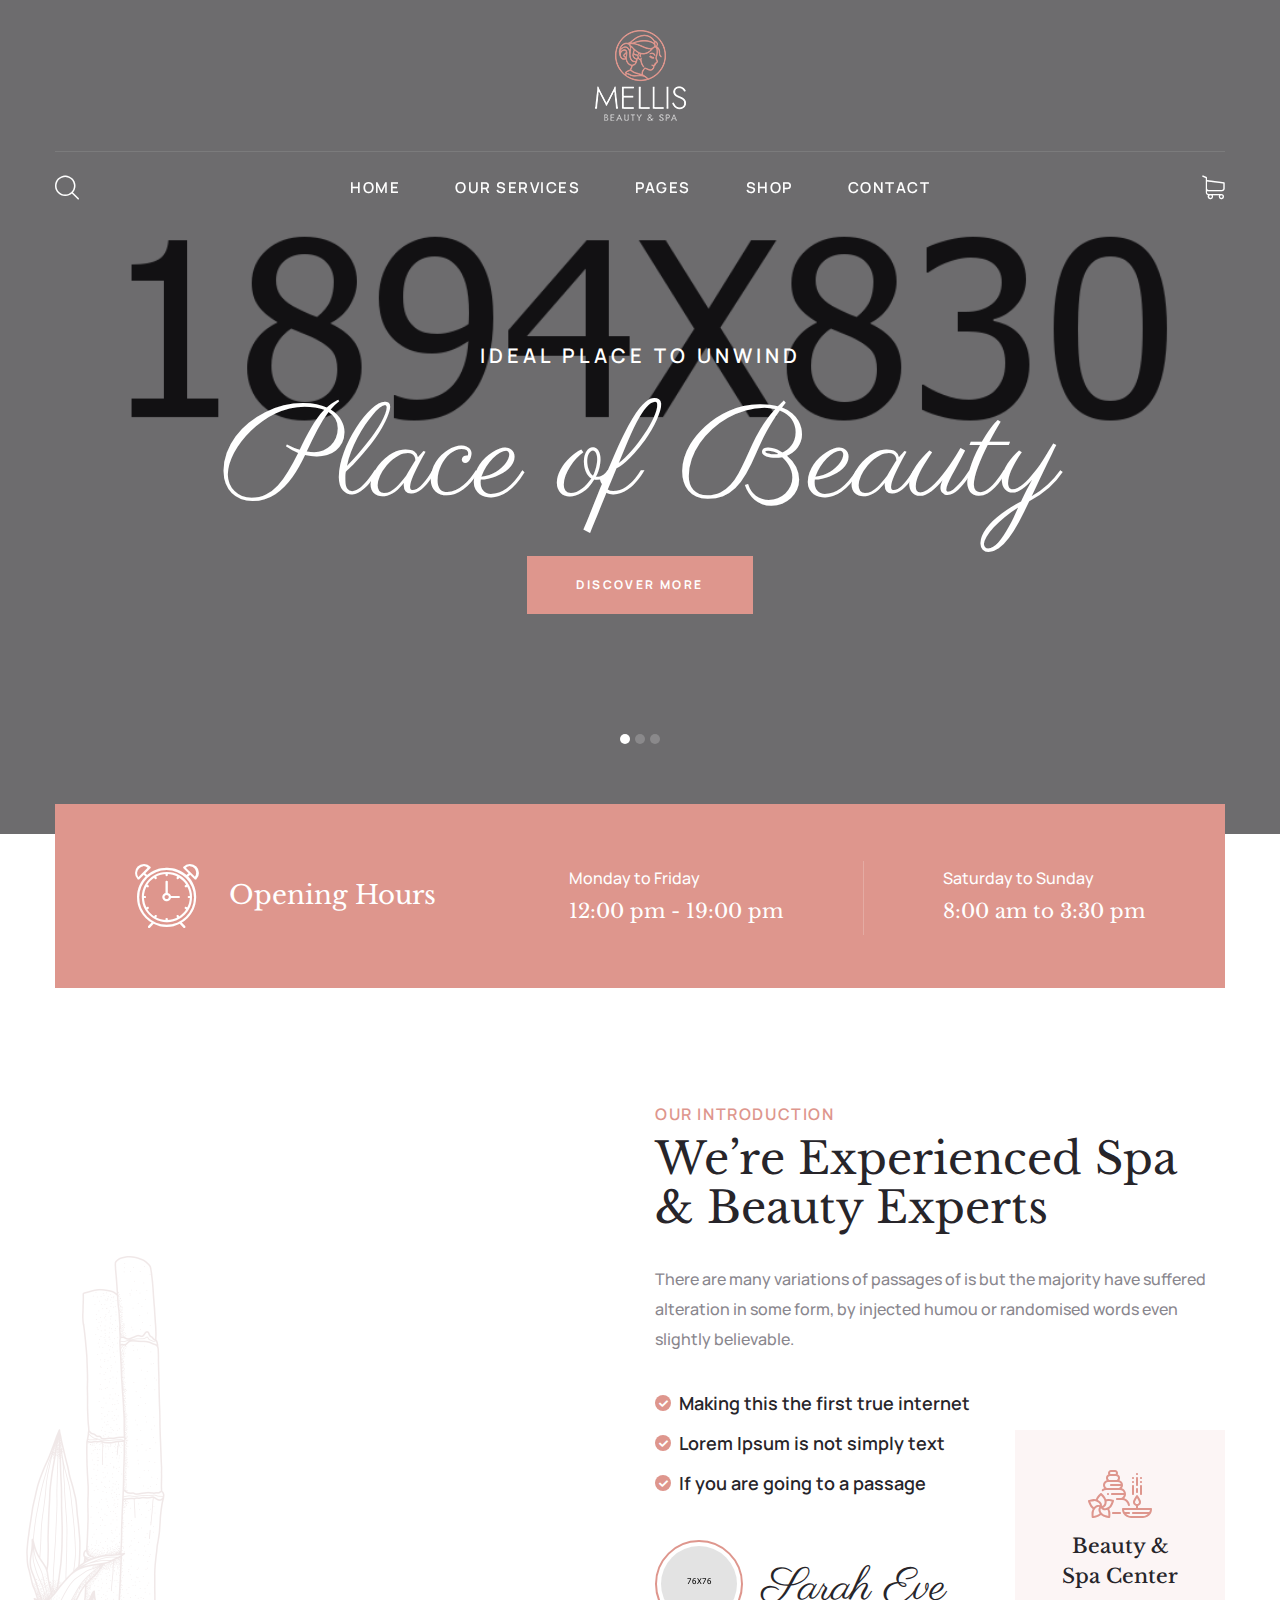
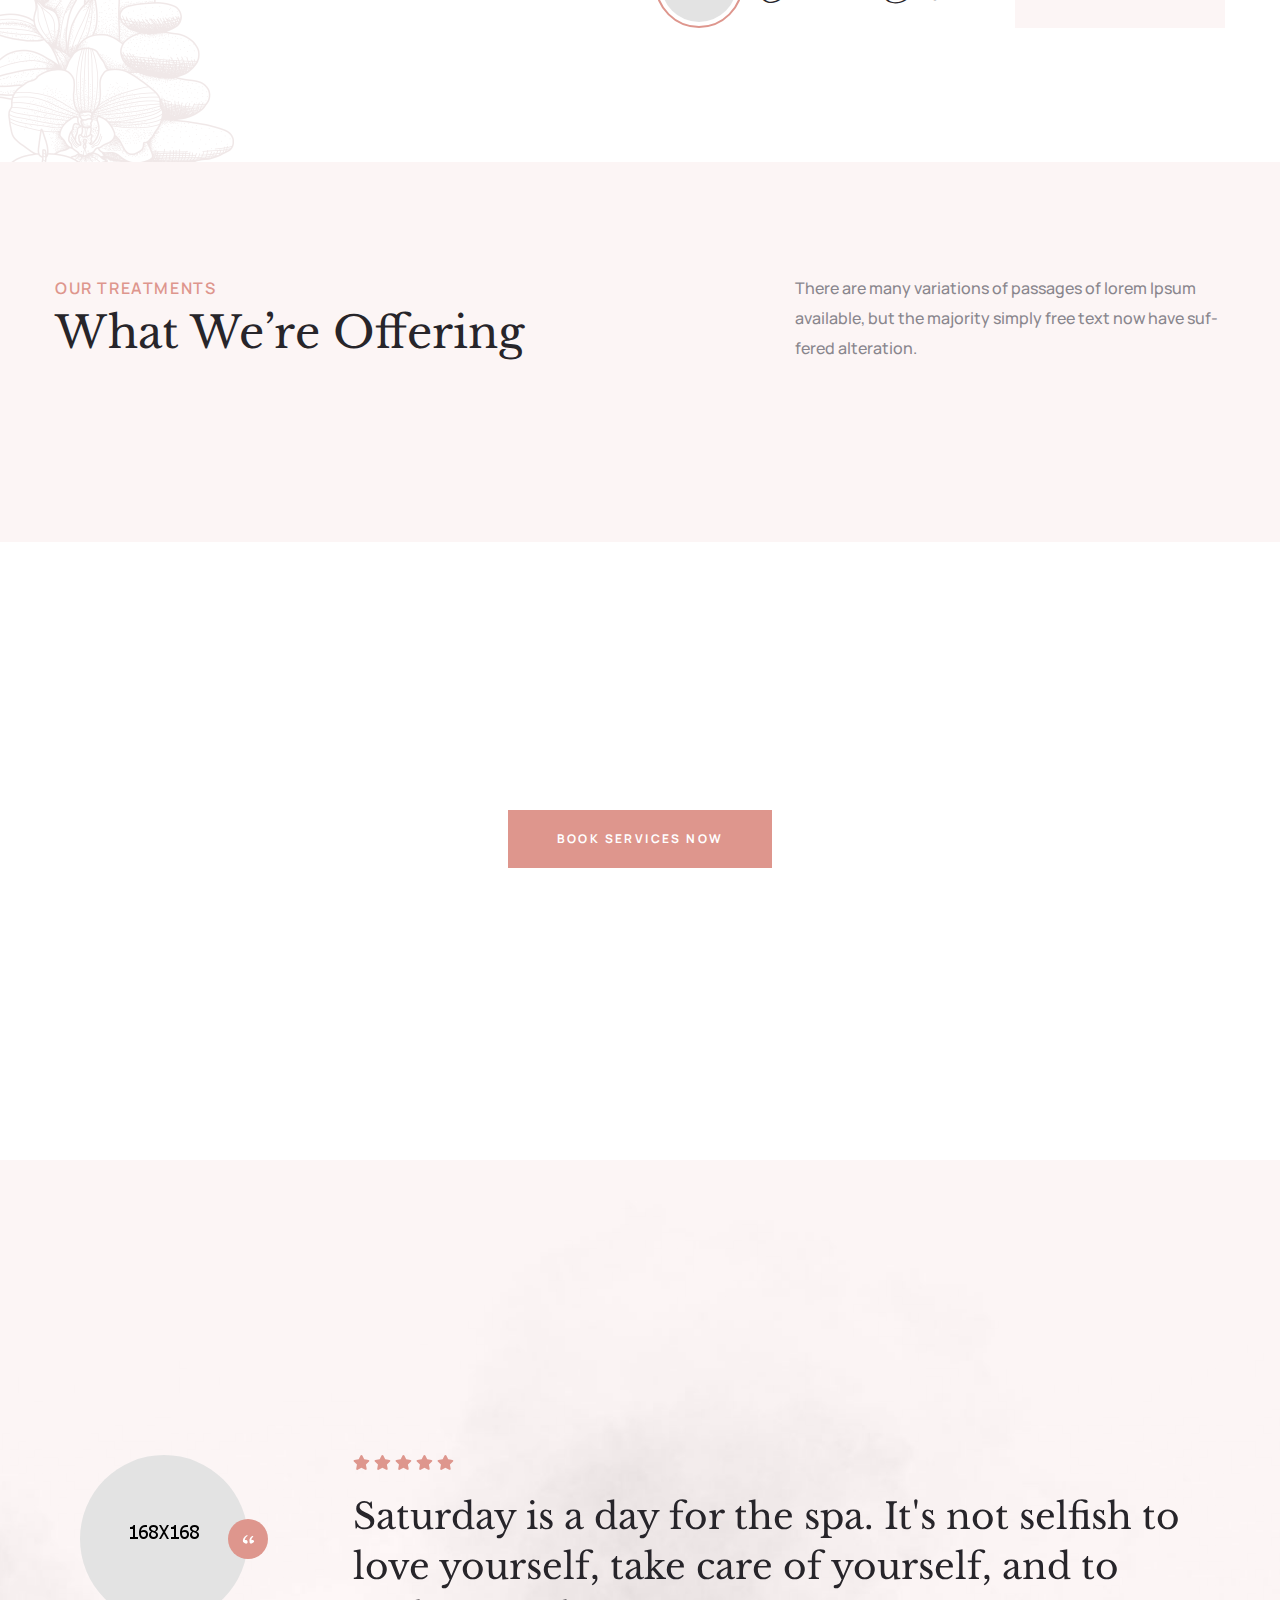
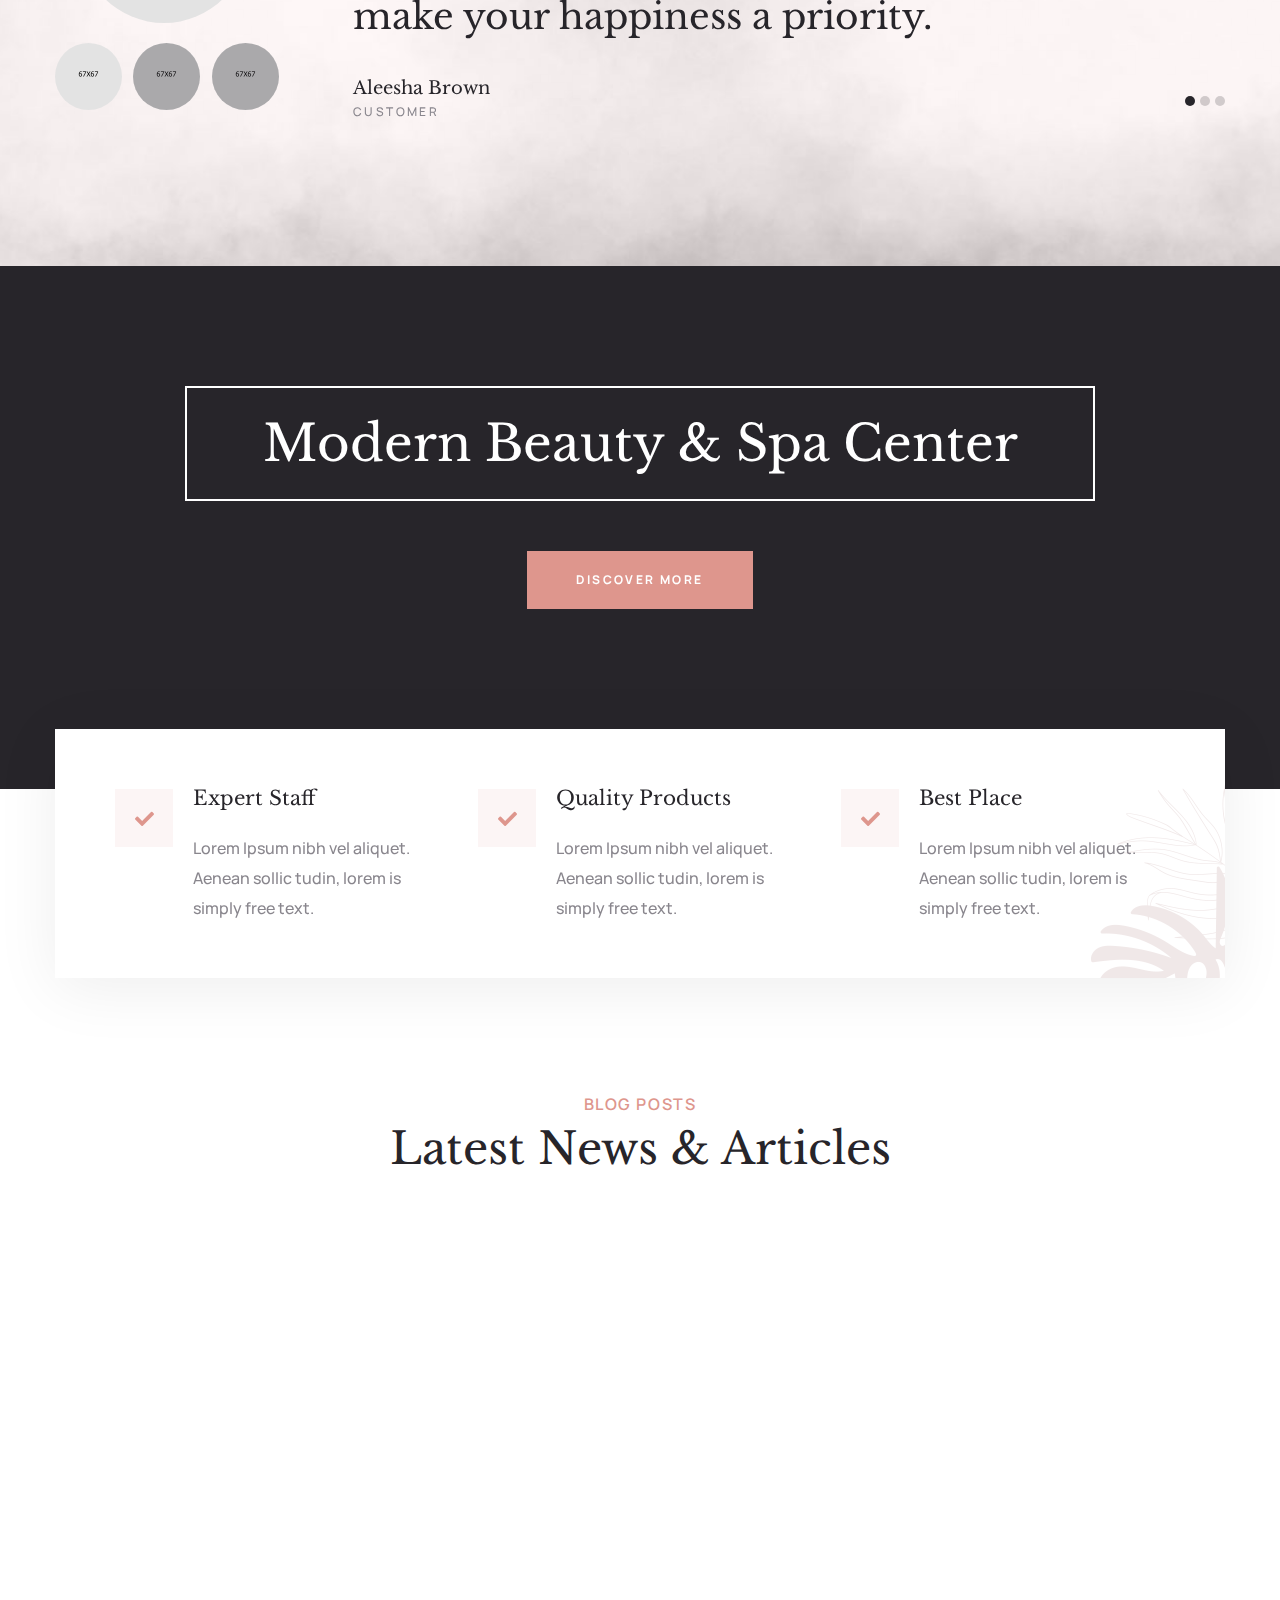
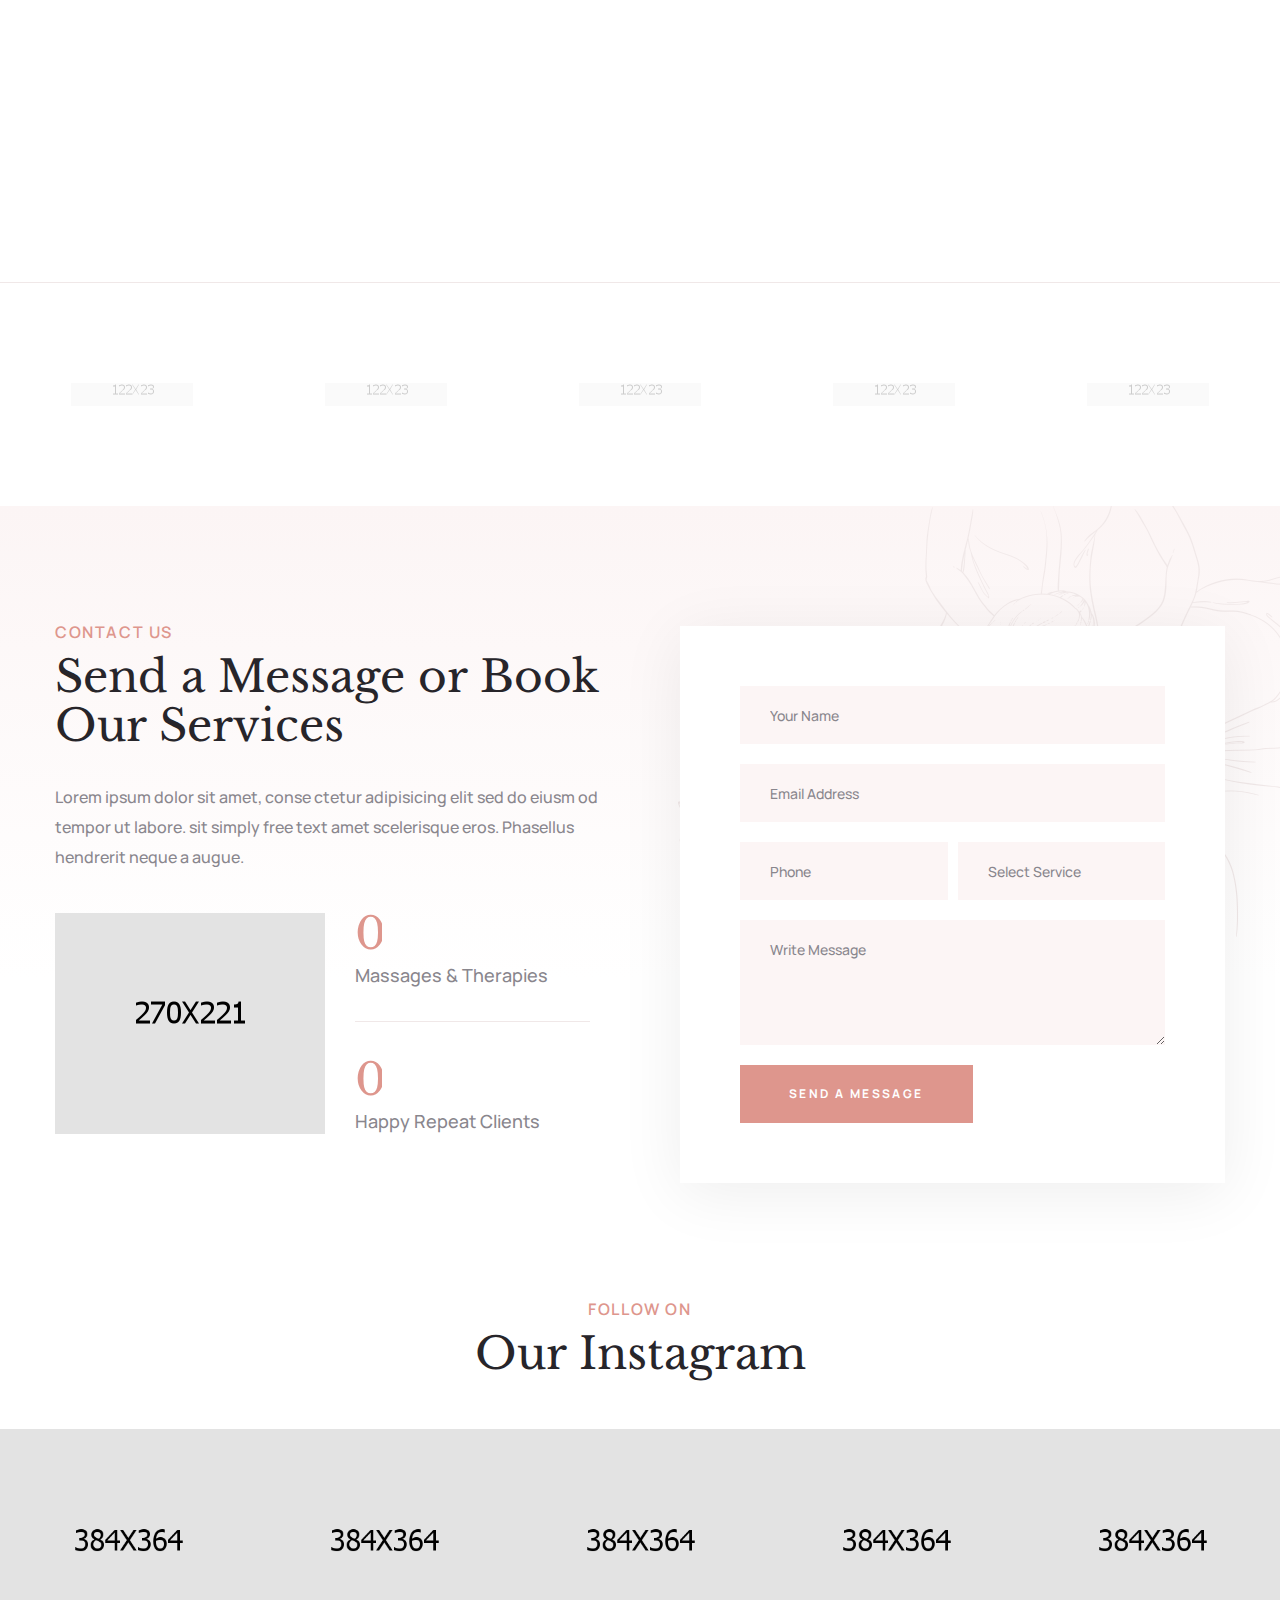
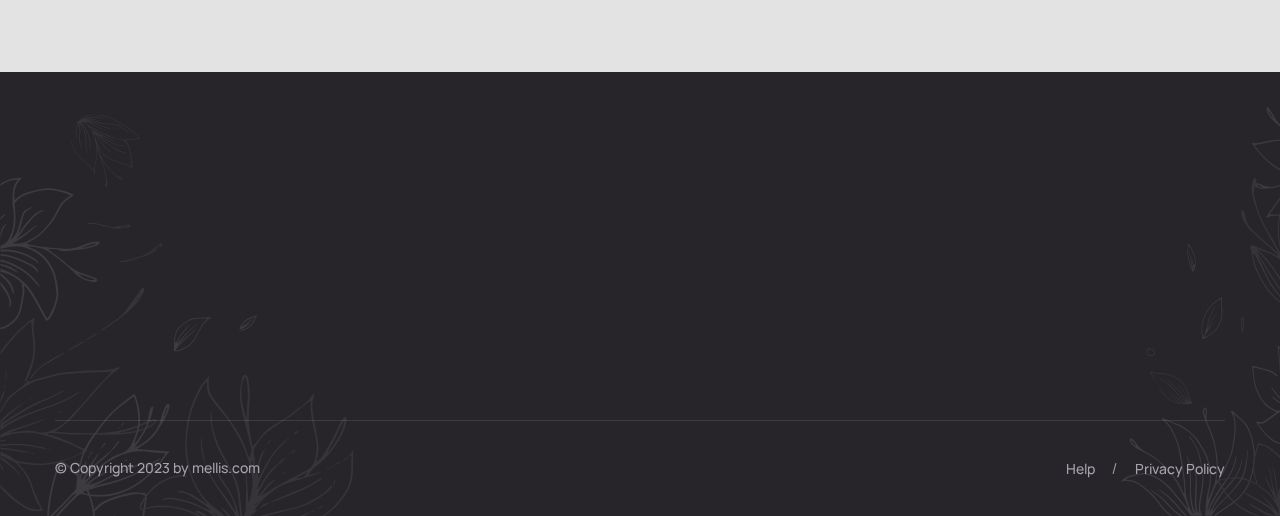
<file: index3.html>
<!DOCTYPE html>
<html lang="en">

<head>
    <meta charset="UTF-8" />
    <meta name="viewport" content="width=device-width, initial-scale=1.0" />
    <title> Home Three || mellis || mellis HTML 5 Template </title>
    <!-- favicons Icons -->
    <link rel="apple-touch-icon" sizes="180x180" href="assets/images/favicons/apple-touch-icon.png" />
    <link rel="icon" type="image/png" sizes="32x32" href="assets/images/favicons/favicon-32x32.png" />
    <link rel="icon" type="image/png" sizes="16x16" href="assets/images/favicons/favicon-16x16.png" />
    <link rel="manifest" href="assets/images/favicons/site.webmanifest" />
    <meta name="description" content="mellis HTML 5 Template " />

    <!-- fonts -->
    <link rel="preconnect" href="https://fonts.googleapis.com">

    <link rel="preconnect" href="https://fonts.gstatic.com" crossorigin>

    <link href="https://fonts.googleapis.com/css2?family=Manrope:wght@200;300;400;500;600;700;800&display=swap"
        rel="stylesheet">

    <link href="https://fonts.googleapis.com/css2?family=Libre+Baskerville:ital,wght@0,400;0,700;1,400&display=swap"
        rel="stylesheet">

    <link href="https://fonts.googleapis.com/css2?family=Parisienne&display=swap" rel="stylesheet">

    <link rel="stylesheet" href="assets/vendors/bootstrap/css/bootstrap.min.css" />
    <link rel="stylesheet" href="assets/vendors/animate/animate.min.css" />
    <link rel="stylesheet" href="assets/vendors/animate/custom-animate.css" />
    <link rel="stylesheet" href="assets/vendors/fontawesome/css/all.min.css" />
    <link rel="stylesheet" href="assets/vendors/jarallax/jarallax.css" />
    <link rel="stylesheet" href="assets/vendors/jquery-magnific-popup/jquery.magnific-popup.css" />
    <link rel="stylesheet" href="assets/vendors/nouislider/nouislider.min.css" />
    <link rel="stylesheet" href="assets/vendors/nouislider/nouislider.pips.css" />
    <link rel="stylesheet" href="assets/vendors/odometer/odometer.min.css" />
    <link rel="stylesheet" href="assets/vendors/swiper/swiper.min.css" />
    <link rel="stylesheet" href="assets/vendors/mellis-icons/style.css">
    <link rel="stylesheet" href="assets/vendors/tiny-slider/tiny-slider.min.css" />
    <link rel="stylesheet" href="assets/vendors/reey-font/stylesheet.css" />
    <link rel="stylesheet" href="assets/vendors/owl-carousel/owl.carousel.min.css" />
    <link rel="stylesheet" href="assets/vendors/owl-carousel/owl.theme.default.min.css" />
    <link rel="stylesheet" href="assets/vendors/bxslider/jquery.bxslider.css" />
    <link rel="stylesheet" href="assets/vendors/bootstrap-select/css/bootstrap-select.min.css" />
    <link rel="stylesheet" href="assets/vendors/vegas/vegas.min.css" />
    <link rel="stylesheet" href="assets/vendors/jquery-ui/jquery-ui.css" />
    <link rel="stylesheet" href="assets/vendors/timepicker/timePicker.css" />
    <link rel="stylesheet" href="assets/vendors/twenty-twenty/twentytwenty.css" />

    <!-- template styles -->
    <link rel="stylesheet" href="assets/css/mellis.css" />
    <link rel="stylesheet" href="assets/css/mellis-responsive.css" />
</head>

<body>



    <div class="preloader">
        <div class="preloader__image"></div>
    </div>
    <!-- /.preloader -->




    <div class="page-wrapper">
        <header class="main-header-three">
            <nav class="main-menu main-menu-three">
                <div class="main-menu-three__wrapper">
                    <div class="container">
                        <div class="main-menu-three__wrapper-inner">
                            <div class="main-menu-three__logo">
                                <a href="index.html"><img src="assets/images/resources/logo-3.png" alt=""></a>
                            </div>
                            <div class="main-menu-three__wrapper-inner-content">
                                <div class="main-menu-three__search-box">
                                    <a href="#"
                                        class="main-menu-three__search search-toggler icon-magnifying-glass"></a>
                                </div>
                                <div class="main-menu-three__main-menu-box">
                                    <a href="#" class="mobile-nav__toggler"><i class="fa fa-bars"></i></a>
                                    <ul class="main-menu__list">
                                        <li class="dropdown">
                                            <a href="index.html">Home </a>
                                            <ul>
                                                <li><a href="index.html">Home One</a></li>
                                                <li><a href="index2.html">Home Two</a></li>
                                                <li><a href="index3.html">Home Three</a></li>
                                                <li class="dropdown">
                                                    <a href="#">Header Styles</a>
                                                    <ul>
                                                        <li><a href="index.html">Header One</a></li>
                                                        <li><a href="index2.html">Header Two</a></li>
                                                        <li><a href="index3.html">Header Three</a></li>
                                                    </ul>
                                                </li>
                                            </ul>
                                        </li>
                                        <li class="dropdown">
                                            <a href="#">Our Services</a>
                                            <ul>
                                                <li><a href="services.html">Services</a></li>
                                                <li><a href="services-details-1.html">Service Details One</a></li>
                                                <li><a href="spa-facials.html">Spa Facials</a></li>
                                                <li><a href="massages.html">Massages</a></li>
                                                <li><a href="hydro-therapy.html">Hydro Therapy</a></li>
                                                <li><a href="thermo-stone.html">Thermo Stone</a></li>
                                                <li><a href="salt-&-aroma.html">Salt & Aroma</a></li>
                                                <li><a href="body-treatments.html">Body Treatments</a></li>
                                            </ul>
                                        </li>
                                        <li class="dropdown">
                                            <a href="#">Pages</a>
                                            <ul>
                                                <li><a href="team.html">Team Members</a></li>
                                                <li><a href="pricing-plans.html">Pricing Plans</a></li>
                                                <li><a href="promotions.html">Promotions</a></li>
                                                <li><a href="gallery.html">Gallery</a></li>
                                                <li><a href="client-stories.html">Client Stories</a></li>
                                                <li><a href="client-story-details.html">Client Story Details</a></li>
                                            </ul>
                                        </li>
                                        <li class="dropdown">
                                            <a href="#">Shop</a>
                                            <ul>
                                                <li><a href="products.html">Products</a></li>
                                                <li><a href="product-details.html">Product Details</a></li>
                                            </ul>
                                        </li>
                                        <li>
                                            <a href="contact.html">Contact</a>
                                        </li>
                                    </ul>
                                </div>
                                <div class="main-menu-three__cart-box">
                                    <a href="#" class="main-menu-three__cart icon-shopping-cart"></a>
                                </div>
                            </div>
                        </div>
                    </div>
                </div>
            </nav>
        </header>

        <div class="stricky-header stricked-menu main-menu main-menu-three">
            <div class="sticky-header__content"></div><!-- /.sticky-header__content -->
        </div><!-- /.stricky-header -->


        <!--Main Slider Start-->
        <section class="main-slider-three">
            <div class="swiper-container thm-swiper__slider" data-swiper-options='{"slidesPerView": 1, "loop": true,
        "effect": "fade",
        "pagination": {
        "el": "#main-slider-pagination",
        "type": "bullets",
        "clickable": true
        },
        "navigation": {
        "nextEl": "#main-slider__swiper-button-next",
        "prevEl": "#main-slider__swiper-button-prev"
        },
        "autoplay": {
        "delay": 5000
        }}'>
                <div class="swiper-wrapper">

                    <div class="swiper-slide">
                        <div class="image-layer-three"
                            style="background-image: url(assets/images/backgrounds/main-slider-3-1.jpg);"></div>
                        <!-- /.image-layer -->

                        <div class="container">
                            <div class="row">
                                <div class="col-xl-12">
                                    <div class="main-slider-three__content">
                                        <p class="main-slider-three__sub-title">ideal place to unwind</p>
                                        <h2 class="main-slider-three__title">Place of Beauty</h2>
                                        <div class="main-slider-three__btn-box">
                                            <a href="services.html" class="thm-btn main-slider-three__btn">Discover
                                                more</a>
                                        </div>
                                    </div>
                                </div>
                            </div>
                        </div>
                    </div>

                    <div class="swiper-slide">
                        <div class="image-layer-three"
                            style="background-image: url(assets/images/backgrounds/main-slider-3-2.jpg);"></div>
                        <!-- /.image-layer -->

                        <div class="container">
                            <div class="row">
                                <div class="col-xl-12">
                                    <div class="main-slider-three__content">
                                        <p class="main-slider-three__sub-title">ideal place to unwind</p>
                                        <h2 class="main-slider-three__title">Place of Beauty</h2>
                                        <div class="main-slider-three__btn-box">
                                            <a href="services.html" class="thm-btn main-slider-three__btn">Discover
                                                more</a>
                                        </div>
                                    </div>
                                </div>
                            </div>
                        </div>
                    </div>

                    <div class="swiper-slide">
                        <div class="image-layer-three"
                            style="background-image: url(assets/images/backgrounds/main-slider-3-3.jpg);"></div>
                        <!-- /.image-layer -->

                        <div class="container">
                            <div class="row">
                                <div class="col-xl-12">
                                    <div class="main-slider-three__content">
                                        <p class="main-slider-three__sub-title">ideal place to unwind</p>
                                        <h2 class="main-slider-three__title">Place of Beauty</h2>
                                        <div class="main-slider-three__btn-box">
                                            <a href="services.html" class="thm-btn main-slider-three__btn">Discover
                                                more</a>
                                        </div>
                                    </div>
                                </div>
                            </div>
                        </div>
                    </div>



                </div>

                <div class="swiper-pagination" id="main-slider-pagination"></div>
                <!-- If we need navigation buttons -->


            </div>
        </section>
        <!--Main Slider End-->

        <!--Opening Hour Start-->
        <section class="opening-hour">
            <div class="container">
                <div class="opening-hour__inner">
                    <div class="opening-hour__left">
                        <div class="icon">
                            <span class="icon-alarm-clock"></span>
                        </div>
                        <h3>Opening Hours</h3>
                    </div>
                    <div class="opening-hour__right">
                        <ul class="opening-hour__single list-unstyled">
                            <li>
                                <p>Monday to Friday</p>
                                <h3>12:00 pm - 19:00 pm</h3>
                            </li>
                            <li>
                                <p>Saturday to Sunday</p>
                                <h3>8:00 am to 3:30 pm</h3>
                            </li>
                        </ul>
                    </div>
                </div>
            </div>
        </section>
        <!--Opening Hour End-->

        <!--Our Intro Start-->
        <section class="our-intro">
            <div class="our-intro__shape-1 float-bob-y">
                <img src="assets/images/shapes/our-intro-shape-1.png" alt="">
            </div>
            <div class="container">
                <div class="row">
                    <div class="col-xl-6">
                        <div class="our-intro__left">
                            <div class="our-intro__img-box wow slideInLeft" data-wow-delay="100ms"
                                data-wow-duration="2500ms">
                                <div class="our-intro__img">
                                    <img src="assets/images/resources/our-intro-img-1.jpg" alt="">
                                </div>
                            </div>
                        </div>
                    </div>
                    <div class="col-xl-6">
                        <div class="our-intro__right">
                            <div class="section-title text-left">
                                <span class="section-title__tagline">Our introduction</span>
                                <h2 class="section-title__title">We’re Experienced Spa
                                    & Beauty Experts</h2>
                            </div>
                            <p class="our-intro__text">There are many variations of passages of is but the majority have
                                suffered alteration in some form, by injected humou or randomised words even slightly
                                believable.</p>
                            <div class="our-intro__points-and-spa-center">
                                <div class="our-intro__points-box">
                                    <ul class="our-intro__points list-unstyled">
                                        <li>
                                            <div class="icon">
                                                <span class="fa fa-check"></span>
                                            </div>
                                            <div class="text">
                                                <p>Making this the first true internet</p>
                                            </div>
                                        </li>
                                        <li>
                                            <div class="icon">
                                                <span class="fa fa-check"></span>
                                            </div>
                                            <div class="text">
                                                <p>Lorem Ipsum is not simply text</p>
                                            </div>
                                        </li>
                                        <li>
                                            <div class="icon">
                                                <span class="fa fa-check"></span>
                                            </div>
                                            <div class="text">
                                                <p>If you are going to a passage</p>
                                            </div>
                                        </li>
                                    </ul>
                                    <div class="our-intro__person">
                                        <div class="our-intro__person-img">
                                            <img src="assets/images/resources/our-intro-person-img.jpg" alt="">
                                        </div>
                                        <div class="our-intro__person-name">
                                            <h3>Sarah Eve</h3>
                                        </div>
                                    </div>
                                </div>
                                <div class="our-intro__spa-center">
                                    <div class="our-intro__spa-center-icon">
                                        <span class="icon-spa-candles"></span>
                                    </div>
                                    <h3 class="our-intro__spa-center-title">Beauty &
                                        <br> Spa Center</h3>
                                </div>
                            </div>
                        </div>
                    </div>
                </div>
            </div>
        </section>
        <!--Our Intro End-->

        <!--Services Three Start-->
        <section class="services-three">
            <div class="container">
                <div class="services-three__top">
                    <div class="row">
                        <div class="col-xl-6 col-lg-6">
                            <div class="services-three__left">
                                <div class="section-title text-left">
                                    <span class="section-title__tagline">Our treatments</span>
                                    <h2 class="section-title__title">What We’re Offering</h2>
                                </div>
                            </div>
                        </div>
                        <div class="col-xl-6 col-lg-6">
                            <div class="services-three__right">
                                <p class="services-three__text">There are many variations of passages of lorem Ipsum
                                    available, but the majority simply free text now have suf-fered alteration.</p>
                            </div>
                        </div>
                    </div>
                </div>
                <div class="services-three__bottom">
                    <div class="row">
                        <!--Services Three Single Start-->
                        <div class="col-xl-3 col-lg-6 col-md-6 wow fadeInUp" data-wow-delay="100ms">
                            <div class="services-three__single">
                                <div class="services-three__shape-1">
                                    <img src="assets/images/shapes/services-three-shape-1.png" alt="">
                                </div>
                                <div class="services-three__icon">
                                    <span class="icon-meditation"></span>
                                </div>
                                <h3 class="services-three__title"><a href="body-treatments.html">Relaxation</a></h3>
                                <p class="services-three__text">Sed quia magni doles eos qui ration volupta tem sequi
                                    nesciunt eque porro.</p>
                            </div>
                        </div>
                        <!--Services Three Single End-->
                        <!--Services Three Single Start-->
                        <div class="col-xl-3 col-lg-6 col-md-6 wow fadeInUp" data-wow-delay="200ms">
                            <div class="services-three__single">
                                <div class="services-three__shape-1">
                                    <img src="assets/images/shapes/services-three-shape-1.png" alt="">
                                </div>
                                <div class="services-three__icon">
                                    <span class="icon-facial-massage"></span>
                                </div>
                                <h3 class="services-three__title"><a href="massages.html">Massage</a></h3>
                                <p class="services-three__text">Sed quia magni doles eos qui ration volupta tem sequi
                                    nesciunt eque porro.</p>
                            </div>
                        </div>
                        <!--Services Three Single End-->
                        <!--Services Three Single Start-->
                        <div class="col-xl-3 col-lg-6 col-md-6 wow fadeInUp" data-wow-delay="300ms">
                            <div class="services-three__single">
                                <div class="services-three__shape-1">
                                    <img src="assets/images/shapes/services-three-shape-1.png" alt="">
                                </div>
                                <div class="services-three__icon">
                                    <span class="icon-spa"></span>
                                </div>
                                <h3 class="services-three__title"><a href="thermo-stone.html">Hot Stone</a></h3>
                                <p class="services-three__text">Sed quia magni doles eos qui ration volupta tem sequi
                                    nesciunt eque porro.</p>
                            </div>
                        </div>
                        <!--Services Three Single End-->
                        <!--Services Three Single Start-->
                        <div class="col-xl-3 col-lg-6 col-md-6 wow fadeInUp" data-wow-delay="400ms">
                            <div class="services-three__single">
                                <div class="services-three__shape-1">
                                    <img src="assets/images/shapes/services-three-shape-1.png" alt="">
                                </div>
                                <div class="services-three__icon">
                                    <span class="icon-hand-cream"></span>
                                </div>
                                <h3 class="services-three__title"><a href="hydro-therapy.html">Hydro</a></h3>
                                <p class="services-three__text">Sed quia magni doles eos qui ration volupta tem sequi
                                    nesciunt eque porro.</p>
                            </div>
                        </div>
                        <!--Services Three Single End-->
                    </div>
                    <div class="services-three__btn-box">
                        <a href="services.html" class="services-three__btn thm-btn">Book services now</a>
                    </div>
                </div>
            </div>
        </section>
        <!--Services Three End-->

        <!--Promotions One Start-->
        <section class="promotions-one">
            <div class="container">
                <div class="row">
                    <!--Promotions One Single Start-->
                    <div class="col-xl-6 col-lg-6 wow fadeInUp" data-wow-delay="100ms">
                        <div class="promotions-one__single">
                            <div class="promotions-one__single-bg"
                                style="background-image: url(assets/images/backgrounds/promotion-one-single-bg.png);">
                            </div>
                            <div class="promotions-one__shape-1">
                                <img src="assets/images/shapes/promotions-one-shape-1.png" alt="">
                            </div>
                            <div class="promotions-one__single-bg-2"
                                style="background-image: url(assets/images/backgrounds/promotion-one-single-bg-2.png);">
                            </div>
                            <h3 class="promotions-one__title">Beauty
                                <br> Treatment</h3>
                            <a href="contact.html" class="promotions-one__btn thm-btn">Book now</a>
                            <div class="promotions-one__discount">
                                <h3>30% <br> off</h3>
                            </div>
                        </div>
                    </div>
                    <!--Promotions One Single End-->
                    <!--Promotions One Single Start-->
                    <div class="col-xl-6 col-lg-6 wow fadeInUp" data-wow-delay="200ms">
                        <div class="promotions-one__single promotions-one__single-2">
                            <div class="promotions-one__single-bg"
                                style="background-image: url(assets/images/backgrounds/promotion-one-single-bg-3.png);">
                            </div>
                            <div class="promotions-one__shape-1">
                                <img src="assets/images/shapes/promotions-one-shape-1.png" alt="">
                            </div>
                            <div class="promotions-one__single-bg-2"
                                style="background-image: url(assets/images/backgrounds/promotion-one-single-bg-4.png);">
                            </div>
                            <h3 class="promotions-one__title">Spa &
                                <br> Massage</h3>
                            <a href="contact.html" class="promotions-one__btn thm-btn">Book now</a>
                            <div class="promotions-one__discount">
                                <h3>30% <br> off</h3>
                            </div>
                        </div>
                    </div>
                    <!--Promotions One Single End-->
                </div>
            </div>
        </section>
        <!--Promotions One End-->

        <!--Testimonial Three Start-->
        <section class="testimonial-three">
            <div class="testimonial-three__bg"
                style="background-image: url(assets/images/backgrounds/testimonial-three-bg.jpg);"></div>
            <div class="container">
                <div class="testimonial-three__slider">

                    <div class="swiper-container" id="testimonial-three__thumb">
                        <div class="swiper-wrapper">
                            <div class="swiper-slide">
                                <div class="testimonial-three__img-holder">
                                    <img src="assets/images/testimonial/testimonial-3-1.jpg" alt="">
                                </div>
                            </div><!-- /.swiper-slide -->
                            <div class="swiper-slide">
                                <div class="testimonial-three__img-holder">
                                    <img src="assets/images/testimonial/testimonial-3-2.jpg" alt="">
                                </div>
                            </div><!-- /.swiper-slide -->
                            <div class="swiper-slide">
                                <div class="testimonial-three__img-holder">
                                    <img src="assets/images/testimonial/testimonial-3-3.jpg" alt="">
                                </div>
                            </div><!-- /.swiper-slide -->
                        </div><!-- /.swiper-wrapper -->
                    </div><!-- /#testimonials-one__thumb.swiper-container -->

                    <div class="testimonial-three__main-content">
                        <div class="swiper-container" id="testimonial-three__carousel">
                            <div class="swiper-wrapper">
                                <div class="swiper-slide">
                                    <div class="testimonial-three__client-info">
                                        <div class="testimonial-three__client-img">
                                            <img src="assets/images/testimonial/testimonial-three-client-img-1-1.jpg"
                                                alt="">
                                            <div class="testimonial-three__quote">
                                                <img src="assets/images/icon/icon-quote-two.png" alt="">
                                            </div>
                                        </div>
                                        <div class="testimonial-three__client-content">
                                            <div class="testimonial-three__client-rating">
                                                <i class="fa fa-star"></i>
                                                <i class="fa fa-star"></i>
                                                <i class="fa fa-star"></i>
                                                <i class="fa fa-star"></i>
                                                <i class="fa fa-star"></i>
                                            </div>
                                            <p class="testimonial-three__client-text">Saturday is a day for the spa.
                                                It's not selfish to love yourself, take care of yourself, and to make
                                                your happiness a priority.</p>
                                            <div class="testimonial-three__client-details">
                                                <div class="testimonial-three__client-title-box">
                                                    <h4 class="testimonial-three__client-name">Aleesha Brown
                                                    </h4>
                                                    <p class="testimonial-three__client-sub-title">
                                                        Customer</p>
                                                </div>
                                            </div>
                                        </div>
                                    </div>
                                </div><!-- /.swiper-slide -->

                                <div class="swiper-slide">
                                    <div class="testimonial-three__client-info">
                                        <div class="testimonial-three__client-img">
                                            <img src="assets/images/testimonial/testimonial-three-client-img-1-2.jpg"
                                                alt="">
                                            <div class="testimonial-three__quote">
                                                <img src="assets/images/icon/icon-quote-two.png" alt="">
                                            </div>
                                        </div>
                                        <div class="testimonial-three__client-content">
                                            <div class="testimonial-three__client-rating">
                                                <i class="fa fa-star"></i>
                                                <i class="fa fa-star"></i>
                                                <i class="fa fa-star"></i>
                                                <i class="fa fa-star"></i>
                                                <i class="fa fa-star"></i>
                                            </div>
                                            <p class="testimonial-three__client-text">Saturday is a day for the spa.
                                                It's not selfish to love yourself, take care of yourself, and to make
                                                your happiness a priority.</p>
                                            <div class="testimonial-three__client-details">
                                                <div class="testimonial-three__client-title-box">
                                                    <h4 class="testimonial-three__client-name">Aleesha Brown
                                                    </h4>
                                                    <p class="testimonial-three__client-sub-title">
                                                        Customer</p>
                                                </div>
                                            </div>
                                        </div>
                                    </div>
                                </div><!-- /.swiper-slide -->

                                <div class="swiper-slide">
                                    <div class="testimonial-three__client-info">
                                        <div class="testimonial-three__client-img">
                                            <img src="assets/images/testimonial/testimonial-three-client-img-1-1.jpg"
                                                alt="">
                                            <div class="testimonial-three__quote">
                                                <img src="assets/images/icon/icon-quote-two.png" alt="">
                                            </div>
                                        </div>
                                        <div class="testimonial-three__client-content">
                                            <div class="testimonial-three__client-rating">
                                                <i class="fa fa-star"></i>
                                                <i class="fa fa-star"></i>
                                                <i class="fa fa-star"></i>
                                                <i class="fa fa-star"></i>
                                                <i class="fa fa-star"></i>
                                            </div>
                                            <p class="testimonial-three__client-text">Saturday is a day for the spa.
                                                It's not selfish to love yourself, take care of yourself, and to make
                                                your happiness a priority.</p>
                                            <div class="testimonial-three__client-details">
                                                <div class="testimonial-three__client-title-box">
                                                    <h4 class="testimonial-three__client-name">Aleesha Brown
                                                    </h4>
                                                    <p class="testimonial-three__client-sub-title">
                                                        Customer</p>
                                                </div>
                                            </div>
                                        </div>
                                    </div>
                                </div><!-- /.swiper-slide -->

                            </div><!-- /.swiper-wrapper -->
                        </div>
                        <div id="testimonials-one__carousel-pagination"></div>
                    </div>

                </div>
            </div>
        </section>
        <!--Testimonial Three End-->

        <!--Spa Center Two Start-->
        <section class="spa-center-two">
            <div class="spa-center-two__bg jarallax" data-jarallax data-speed="0.2" data-imgPosition="50% 0%"
                style="background-image: url(assets/images/backgrounds/spa-center-two-bg.jpg);"></div>
            <div class="container">
                <div class="spa-center-two__inner">
                    <div class="spa-center-two__title-box">
                        <h3 class="spa-center-two__title">Modern Beauty & Spa Center</h3>
                    </div>
                    <a href="services.html" class="spa-center-two__btn thm-btn">Discover more</a>
                </div>
            </div>
        </section>
        <!--Spa Center Two End-->

        <!--Three POints Start-->
        <section class="three-points">
            <div class="container">
                <div class="three-points__wrap">
                    <div class="three-points__inner">
                        <div class="three-points__shape-1 float-bob-y">
                            <img src="assets/images/shapes/three-points-shape-1.png" alt="">
                        </div>
                        <ul class="three-points__list list-unstyled">
                            <li>
                                <div class="three-points__icon">
                                    <span class="fa fa-check"></span>
                                </div>
                                <div class="three-points__content">
                                    <h3 class="three-points__title">Expert Staff</h3>
                                    <p class="three-points__text">Lorem Ipsum nibh vel aliquet. Aenean sollic tudin,
                                        lorem is simply free text.</p>
                                </div>
                            </li>
                            <li>
                                <div class="three-points__icon">
                                    <span class="fa fa-check"></span>
                                </div>
                                <div class="three-points__content">
                                    <h3 class="three-points__title">Quality Products</h3>
                                    <p class="three-points__text">Lorem Ipsum nibh vel aliquet. Aenean sollic tudin,
                                        lorem
                                        is simply free text.</p>
                                </div>
                            </li>
                            <li>
                                <div class="three-points__icon">
                                    <span class="fa fa-check"></span>
                                </div>
                                <div class="three-points__content">
                                    <h3 class="three-points__title">Best Place</h3>
                                    <p class="three-points__text">Lorem Ipsum nibh vel aliquet. Aenean sollic tudin,
                                        lorem
                                        is simply free text.</p>
                                </div>
                            </li>
                        </ul>
                    </div>
                </div>
            </div>
        </section>
        <!--Three POints End-->

        <!--Blog One Start-->
        <section class="blog-one">
            <div class="container">
                <div class="section-title text-center">
                    <span class="section-title__tagline">Blog Posts</span>
                    <h2 class="section-title__title">Latest News & Articles</h2>
                </div>
                <div class="row">
                    <!--Blog One Single Start-->
                    <div class="col-xl-4 col-lg-4 wow fadeInUp" data-wow-delay="100ms">
                        <div class="blog-one__single">
                            <div class="blog-one__img">
                                <img src="assets/images/blog/blog-1-1.jpg" alt="">
                            </div>
                            <div class="blog-one__content">
                                <div class="blog-one__date">
                                    <p>28</p>
                                    <span>july</span>
                                </div>
                                <ul class="blog-one__meta list-unstyled">
                                    <li>
                                        <a href="#"><i class="far fa-user-circle"></i>Admin</a>
                                    </li>
                                    <li>
                                        <a href="#"><i class="far fa-comments"></i>2 Comments</a>
                                    </li>
                                </ul>
                                <h3 class="blog-one__title"><a href="#">Best place of true
                                        <br> splander</a></h3>
                                <p class="blog-one__text">Lorem ipsum dolor sit amet, coned sectetur notted elit do.</p>
                                <div class="blog-one__read-more">
                                    <a href="#">Read more <span class="icon-right-arrow"></span></a>
                                </div>
                            </div>
                        </div>
                    </div>
                    <!--Blog One Single End-->
                    <!--Blog One Single Start-->
                    <div class="col-xl-4 col-lg-4 wow fadeInUp" data-wow-delay="200ms">
                        <div class="blog-one__single">
                            <div class="blog-one__img">
                                <img src="assets/images/blog/blog-1-2.jpg" alt="">
                            </div>
                            <div class="blog-one__content">
                                <div class="blog-one__date">
                                    <p>28</p>
                                    <span>july</span>
                                </div>
                                <ul class="blog-one__meta list-unstyled">
                                    <li>
                                        <a href="#"><i class="far fa-user-circle"></i>Admin</a>
                                    </li>
                                    <li>
                                        <a href="#"><i class="far fa-comments"></i>2 Comments</a>
                                    </li>
                                </ul>
                                <h3 class="blog-one__title"><a href="#">Top 6 tips for <br>
                                        choosing a day spa</a></h3>
                                <p class="blog-one__text">Lorem ipsum dolor sit amet, coned sectetur notted elit do.</p>
                                <div class="blog-one__read-more">
                                    <a href="#">Read more <span class="icon-right-arrow"></span></a>
                                </div>
                            </div>
                        </div>
                    </div>
                    <!--Blog One Single End-->
                    <!--Blog One Single Start-->
                    <div class="col-xl-4 col-lg-4 wow fadeInUp" data-wow-delay="300ms">
                        <div class="blog-one__single">
                            <div class="blog-one__img">
                                <img src="assets/images/blog/blog-1-3.jpg" alt="">
                            </div>
                            <div class="blog-one__content">
                                <div class="blog-one__date">
                                    <p>28</p>
                                    <span>july</span>
                                </div>
                                <ul class="blog-one__meta list-unstyled">
                                    <li>
                                        <a href="#"><i class="far fa-user-circle"></i>Admin</a>
                                    </li>
                                    <li>
                                        <a href="#"><i class="far fa-comments"></i>2 Comments</a>
                                    </li>
                                </ul>
                                <h3 class="blog-one__title"><a href="#">Best ocean islands <br>
                                        for winter sun</a></h3>
                                <p class="blog-one__text">Lorem ipsum dolor sit amet, coned sectetur notted elit do.</p>
                                <div class="blog-one__read-more">
                                    <a href="#">Read more <span class="icon-right-arrow"></span></a>
                                </div>
                            </div>
                        </div>
                    </div>
                    <!--Blog One Single End-->
                </div>
            </div>
        </section>
        <!--Blog One End-->

        <!--Brand One Start-->
        <section class="brand-two">
            <div class="container">
                <div class="thm-swiper__slider swiper-container" data-swiper-options='{"spaceBetween": 100,
                "slidesPerView": 5,
                "loop": true,
                "navigation": {
                    "nextEl": "#brand-one__swiper-button-next",
                    "prevEl": "#brand-one__swiper-button-prev"
                },
                "autoplay": { "delay": 5000 },
                "breakpoints": {
                    "0": {
                        "spaceBetween": 30,
                        "slidesPerView": 2
                    },
                    "375": {
                        "spaceBetween": 30,
                        "slidesPerView": 2
                    },
                    "575": {
                        "spaceBetween": 30,
                        "slidesPerView": 3
                    },
                    "767": {
                        "spaceBetween": 50,
                        "slidesPerView": 4
                    },
                    "991": {
                        "spaceBetween": 50,
                        "slidesPerView": 5
                    },
                    "1199": {
                        "spaceBetween": 100,
                        "slidesPerView": 5
                    }
                }}'>
                    <div class="swiper-wrapper">
                        <div class="swiper-slide">
                            <img src="assets/images/brand/brand-2-1.png" alt="">
                        </div><!-- /.swiper-slide -->
                        <div class="swiper-slide">
                            <img src="assets/images/brand/brand-2-2.png" alt="">
                        </div><!-- /.swiper-slide -->
                        <div class="swiper-slide">
                            <img src="assets/images/brand/brand-2-3.png" alt="">
                        </div><!-- /.swiper-slide -->
                        <div class="swiper-slide">
                            <img src="assets/images/brand/brand-2-4.png" alt="">
                        </div><!-- /.swiper-slide -->
                        <div class="swiper-slide">
                            <img src="assets/images/brand/brand-2-5.png" alt="">
                        </div><!-- /.swiper-slide -->
                        <div class="swiper-slide">
                            <img src="assets/images/brand/brand-2-1.png" alt="">
                        </div><!-- /.swiper-slide -->
                        <div class="swiper-slide">
                            <img src="assets/images/brand/brand-2-2.png" alt="">
                        </div><!-- /.swiper-slide -->
                        <div class="swiper-slide">
                            <img src="assets/images/brand/brand-2-3.png" alt="">
                        </div><!-- /.swiper-slide -->
                        <div class="swiper-slide">
                            <img src="assets/images/brand/brand-2-4.png" alt="">
                        </div><!-- /.swiper-slide -->
                        <div class="swiper-slide">
                            <img src="assets/images/brand/brand-2-5.png" alt="">
                        </div><!-- /.swiper-slide -->
                    </div>
                </div>
            </div>
        </section>
        <!--Brand One End-->

        <!--Contact One Start-->
        <section class="contact-one">
            <div class="contact-one__shape-1 float-bob-x">
                <img src="assets/images/shapes/contact-one-shape-1.png" alt="">
            </div>
            <div class="container">
                <div class="row">
                    <div class="col-xl-6 col-lg-7">
                        <div class="contact-one__left">
                            <div class="section-title text-left">
                                <span class="section-title__tagline">Contact us</span>
                                <h2 class="section-title__title">Send a Message or Book
                                    Our Services</h2>
                            </div>
                            <p class="contact-one__text">Lorem ipsum dolor sit amet, conse ctetur adipisicing elit sed
                                do eiusm od tempor ut labore. sit simply free text amet scelerisque eros. Phasellus
                                hendrerit neque a augue.</p>
                            <div class="contact-one__img-and-counter">
                                <div class="contact-one__img">
                                    <img src="assets/images/resources/contact-one-img.jpg" alt="">
                                </div>
                                <ul class="contact-one__counter list-unstyled">
                                    <li>
                                        <div class="contact-one__count-box">
                                            <h3 class="odometer" data-count="8963">00</h3>
                                        </div>
                                        <p class="contact-one__count-text">Massages & Therapies</p>
                                    </li>
                                    <li>
                                        <div class="contact-one__count-box">
                                            <h3 class="odometer" data-count="326">00</h3>
                                        </div>
                                        <p class="contact-one__count-text">Happy Repeat Clients</p>
                                    </li>
                                </ul>
                            </div>
                        </div>
                    </div>
                    <div class="col-xl-6 col-lg-5">
                        <div class="contact-one__right">
                            <div class="contact-one__content">
                                <form action="assets/inc/sendemail.php" class="contact-one__form contact-form-validated"
                                    novalidate="novalidate">
                                    <div class="row">
                                        <div class="col-xl-12">
                                            <div class="contact-one__form-input-box">
                                                <input type="text" placeholder="Your Name" name="name">
                                            </div>
                                        </div>
                                        <div class="col-xl-12">
                                            <div class="contact-one__form-input-box">
                                                <input type="email" placeholder="Email Address" name="email">
                                            </div>
                                        </div>
                                        <div class="col-xl-6">
                                            <div class="contact-one__form-input-box">
                                                <input type="text" placeholder="Phone" name="Phone">
                                            </div>
                                        </div>
                                        <div class="col-xl-6">
                                            <div class="contact-one__form-input-box">
                                                <input type="text" placeholder="Select Service" name="Select Service">
                                            </div>
                                        </div>
                                    </div>
                                    <div class="col-xl-12">
                                        <div class="contact-one__form-input-box text-message-box">
                                            <textarea name="message" placeholder="Write Message"></textarea>
                                        </div>
                                        <div class="contact-one__btn-box">
                                            <button type="submit" class="thm-btn contact-one__btn">Send a
                                                message</button>
                                        </div>
                                    </div>
                                </form>
                                <div class="result"></div>
                            </div>
                        </div>
                    </div>
                </div>
            </div>
        </section>
        <!--Contact One End-->

        <!--Instagram Two End-->
        <section class="instagram-two">
            <div class="container">
                <div class="section-title text-center">
                    <span class="section-title__tagline">follow on</span>
                    <h2 class="section-title__title">Our Instagram</h2>
                </div>
                <div class="instagram-two__bottom">
                    <div class="instagram-two__carousel thm-owl__carousel owl-theme owl-carousel" data-owl-options='{
                        "items": 1,
                        "margin": 0,
                        "smartSpeed": 700,
                        "loop":true,
                        "autoplay": 6000,
                        "nav":false,
                        "dots":false,
                        "navText": ["<span class=\"icon-left-arrow\"></span>","<span class=\"icon-right-arrow\"></span>"],
                        "responsive":{
                            "0":{
                                "items":1
                            },
                            "768":{
                                "items":3
                            },
                            "992":{
                                "items": 4
                            },
                            "1200":{
                                "items": 5
                            }
                        }
                    }'>
                        <!--Instagram Single Start-->
                        <div class="item">
                            <div class="instagram-two__single">
                                <div class="instagram-two__img">
                                    <img src="assets/images/resources/instagram-2-1.jpg" alt="">
                                    <div class="instagram-two__img-icon">
                                        <a href="#"><span class="fab fa-instagram"></span></a>
                                    </div>
                                </div>
                            </div>
                        </div>
                        <!--Instagram Single End-->
                        <!--Instagram Single Start-->
                        <div class="item">
                            <div class="instagram-two__single">
                                <div class="instagram-two__img">
                                    <img src="assets/images/resources/instagram-2-2.jpg" alt="">
                                    <div class="instagram-two__img-icon">
                                        <a href="#"><span class="fab fa-instagram"></span></a>
                                    </div>
                                </div>
                            </div>
                        </div>
                        <!--Instagram Single End-->
                        <!--Instagram Single Start-->
                        <div class="item">
                            <div class="instagram-two__single">
                                <div class="instagram-two__img">
                                    <img src="assets/images/resources/instagram-2-3.jpg" alt="">
                                    <div class="instagram-two__img-icon">
                                        <a href="#"><span class="fab fa-instagram"></span></a>
                                    </div>
                                </div>
                            </div>
                        </div>
                        <!--Instagram Single End-->
                        <!--Instagram Single Start-->
                        <div class="item">
                            <div class="instagram-two__single">
                                <div class="instagram-two__img">
                                    <img src="assets/images/resources/instagram-2-4.jpg" alt="">
                                    <div class="instagram-two__img-icon">
                                        <a href="#"><span class="fab fa-instagram"></span></a>
                                    </div>
                                </div>
                            </div>
                        </div>
                        <!--Instagram Single End-->
                        <!--Instagram Single Start-->
                        <div class="item">
                            <div class="instagram-two__single">
                                <div class="instagram-two__img">
                                    <img src="assets/images/resources/instagram-2-5.jpg" alt="">
                                    <div class="instagram-two__img-icon">
                                        <a href="#"><span class="fab fa-instagram"></span></a>
                                    </div>
                                </div>
                            </div>
                        </div>
                        <!--Instagram Single End-->
                    </div>
                </div>
            </div>
        </section>
        <!--Instagram Two End-->


        <!--Site Footer Start-->
        <footer class="site-footer">
            <div class="site-footer__shape-1 float-bob-x">
                <img src="assets/images/shapes/site-footer-shape-1.png" alt="">
            </div>
            <div class="site-footer__shape-2 float-bob-y">
                <img src="assets/images/shapes/site-footer-shape-2.png" alt="">
            </div>
            <div class="container">
                <div class="site-footer__top">
                    <div class="row">
                        <div class="col-xl-4 col-lg-6 col-md-6 wow fadeInUp" data-wow-delay="100ms">
                            <div class="footer-widget__column footer-widget__contact-box">
                                <div class="footer-widget__contact">
                                    <a href="mailto:needhelp@company.com">needhelp@company.com</a>
                                    <a href="tel:9288006930">+ 92 ( 8800 ) 6930</a>
                                </div>
                                <div class="footer-widget__contact-form-box">
                                    <form class="footer-widget__contact-form mc-form" data-url="MC_FORM_URL"
                                        novalidate="novalidate">
                                        <div class="footer-widget__contact-form-input-box">
                                            <input type="email" placeholder="Email address" name="EMAIL">
                                            <button type="submit" class="footer-widget__newsletter-btn"><img
                                                    src="assets/images/icon/paper-plan-icon.png" alt=""></button>
                                        </div>
                                    </form>
                                    <div class="mc-form__response"></div>
                                </div>
                            </div>
                        </div>
                        <div class="col-xl-2 col-lg-6 col-md-6 wow fadeInUp" data-wow-delay="200ms">
                            <div class="footer-widget__column footer-widget__links">
                                <div class="footer-widget__title-box">
                                    <h4 class="footer-widget__title">Links</h4>
                                </div>
                                <ul class="footer-widget__links-list list-unstyled">
                                    <li><a href="about.html">About</a></li>
                                    <li><a href="pricing-plans.html">Pricing Plans</a></li>
                                    <li><a href="promotions.html">Promotions</a></li>
                                    <li><a href="contact.html">Contact</a></li>
                                </ul>
                            </div>
                        </div>
                        <div class="col-xl-3 col-lg-6 col-md-6 wow fadeInUp" data-wow-delay="300ms">
                            <div class="footer-widget__column footer-widget__timing">
                                <div class="footer-widget__title-box">
                                    <h4 class="footer-widget__title">Timing</h4>
                                </div>
                                <ul class="footer-widget__timing-list list-unstyled">
                                    <li>Monday: 9:00 to 6:00</li>
                                    <li>Tuesday to Friday: 8:00 to 19:00</li>
                                    <li>Saturday: 8:00 to 3:30</li>
                                </ul>
                            </div>
                        </div>
                        <div class="col-xl-3 col-lg-6 col-md-6 wow fadeInUp" data-wow-delay="400ms">
                            <div class="footer-widget__column footer-widget__social-box">
                                <div class="site-footer__social">
                                    <a href="#"><i class="fab fa-twitter"></i></a>
                                    <a href="#"><i class="fab fa-facebook"></i></a>
                                    <a href="#"><i class="fab fa-pinterest-p"></i></a>
                                    <a href="#"><i class="fab fa-instagram"></i></a>
                                </div>
                                <p>66 Broklyn Golden Street <br> New York. USA</p>
                            </div>
                        </div>
                    </div>
                </div>
                <div class="site-footer__bottom">
                    <div class="row">
                        <div class="col-xl-12">
                            <div class="site-footer__bottom-inner">
                                <p class="site-footer__bottom-text">© Copyright 2023 by <a href="#">mellis.com</a></p>
                                <ul class="list-unstyled site-footer__bottom-menu">
                                    <li><a href="#">Help</a></li>
                                    <li><a href="#">Privacy Policy</a></li>
                                </ul>
                            </div>
                        </div>
                    </div>
                </div>
            </div>
        </footer>
        <!--Site Footer End-->


    </div><!-- /.page-wrapper -->


    <div class="mobile-nav__wrapper">
        <div class="mobile-nav__overlay mobile-nav__toggler"></div>
        <!-- /.mobile-nav__overlay -->
        <div class="mobile-nav__content">
            <span class="mobile-nav__close mobile-nav__toggler"><i class="fa fa-times"></i></span>

            <div class="logo-box">
                <a href="index.html" aria-label="logo image"><img src="assets/images/resources/logo-3.png" width="90"
                        alt="" /></a>
            </div>
            <!-- /.logo-box -->
            <div class="mobile-nav__container"></div>
            <!-- /.mobile-nav__container -->

            <ul class="mobile-nav__contact list-unstyled">
                <li>
                    <i class="fa fa-envelope"></i>
                    <a href="mailto:needhelp@packageName__.com">needhelp@mellis.com</a>
                </li>
                <li>
                    <i class="fa fa-phone-alt"></i>
                    <a href="tel:666-888-0000">666 888 0000</a>
                </li>
            </ul><!-- /.mobile-nav__contact -->
            <div class="mobile-nav__top">
                <div class="mobile-nav__social">
                    <a href="#" class="fab fa-twitter"></a>
                    <a href="#" class="fab fa-facebook-square"></a>
                    <a href="#" class="fab fa-pinterest-p"></a>
                    <a href="#" class="fab fa-instagram"></a>
                </div><!-- /.mobile-nav__social -->
            </div><!-- /.mobile-nav__top -->



        </div>
        <!-- /.mobile-nav__content -->
    </div>
    <!-- /.mobile-nav__wrapper -->

    <div class="search-popup">
        <div class="search-popup__overlay search-toggler"></div>
        <!-- /.search-popup__overlay -->
        <div class="search-popup__content">
            <form action="#">
                <label for="search" class="sr-only">search here</label><!-- /.sr-only -->
                <input type="text" id="search" placeholder="Search Here..." />
                <button type="submit" aria-label="search submit" class="thm-btn">
                    <i class="icon-magnifying-glass"></i>
                </button>
            </form>
        </div>
        <!-- /.search-popup__content -->
    </div>
    <!-- /.search-popup -->

    <a href="#" data-target="html" class="scroll-to-target scroll-to-top"><i class="fa fa-angle-up"></i></a>


    <script src="assets/vendors/jquery/jquery-3.6.0.min.js"></script>
    <script src="assets/vendors/bootstrap/js/bootstrap.bundle.min.js"></script>
    <script src="assets/vendors/jarallax/jarallax.min.js"></script>
    <script src="assets/vendors/jquery-ajaxchimp/jquery.ajaxchimp.min.js"></script>
    <script src="assets/vendors/jquery-appear/jquery.appear.min.js"></script>
    <script src="assets/vendors/jquery-circle-progress/jquery.circle-progress.min.js"></script>
    <script src="assets/vendors/jquery-magnific-popup/jquery.magnific-popup.min.js"></script>
    <script src="assets/vendors/jquery-validate/jquery.validate.min.js"></script>
    <script src="assets/vendors/nouislider/nouislider.min.js"></script>
    <script src="assets/vendors/odometer/odometer.min.js"></script>
    <script src="assets/vendors/swiper/swiper.min.js"></script>
    <script src="assets/vendors/tiny-slider/tiny-slider.min.js"></script>
    <script src="assets/vendors/wnumb/wNumb.min.js"></script>
    <script src="assets/vendors/wow/wow.js"></script>
    <script src="assets/vendors/isotope/isotope.js"></script>
    <script src="assets/vendors/countdown/countdown.min.js"></script>
    <script src="assets/vendors/owl-carousel/owl.carousel.min.js"></script>
    <script src="assets/vendors/bxslider/jquery.bxslider.min.js"></script>
    <script src="assets/vendors/bootstrap-select/js/bootstrap-select.min.js"></script>
    <script src="assets/vendors/vegas/vegas.min.js"></script>
    <script src="assets/vendors/jquery-ui/jquery-ui.js"></script>
    <script src="assets/vendors/timepicker/timePicker.js"></script>
    <script src="assets/vendors/circleType/jquery.circleType.js"></script>
    <script src="assets/vendors/circleType/jquery.lettering.min.js"></script>
    <script src="assets/vendors/sidebar-content/jquery-sidebar-content.js"></script>
    <script src="assets/vendors/twenty-twenty/twentytwenty.js"></script>
    <script src="assets/vendors/twenty-twenty/jquery.event.move.js"></script>




    <!-- template js -->
    <script src="assets/js//mellis.js"></script>
</body>

</html>
</file>
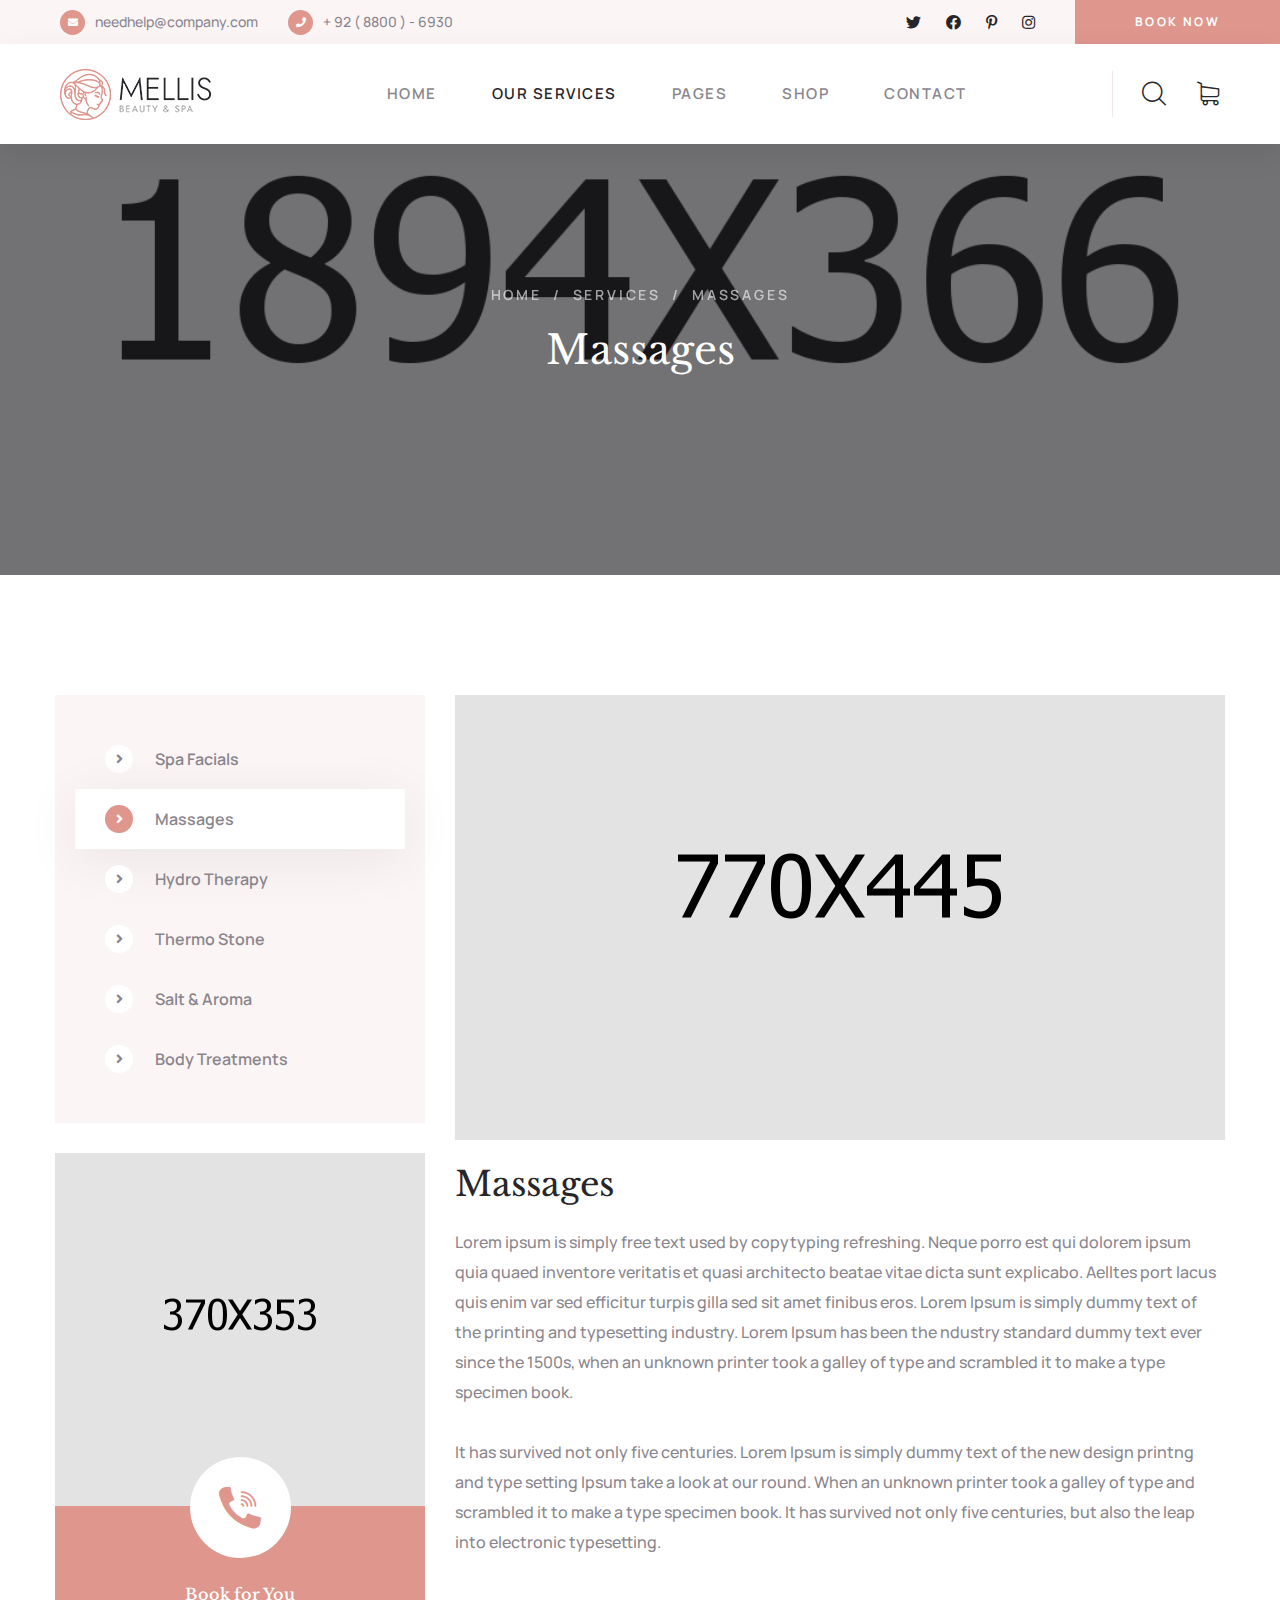
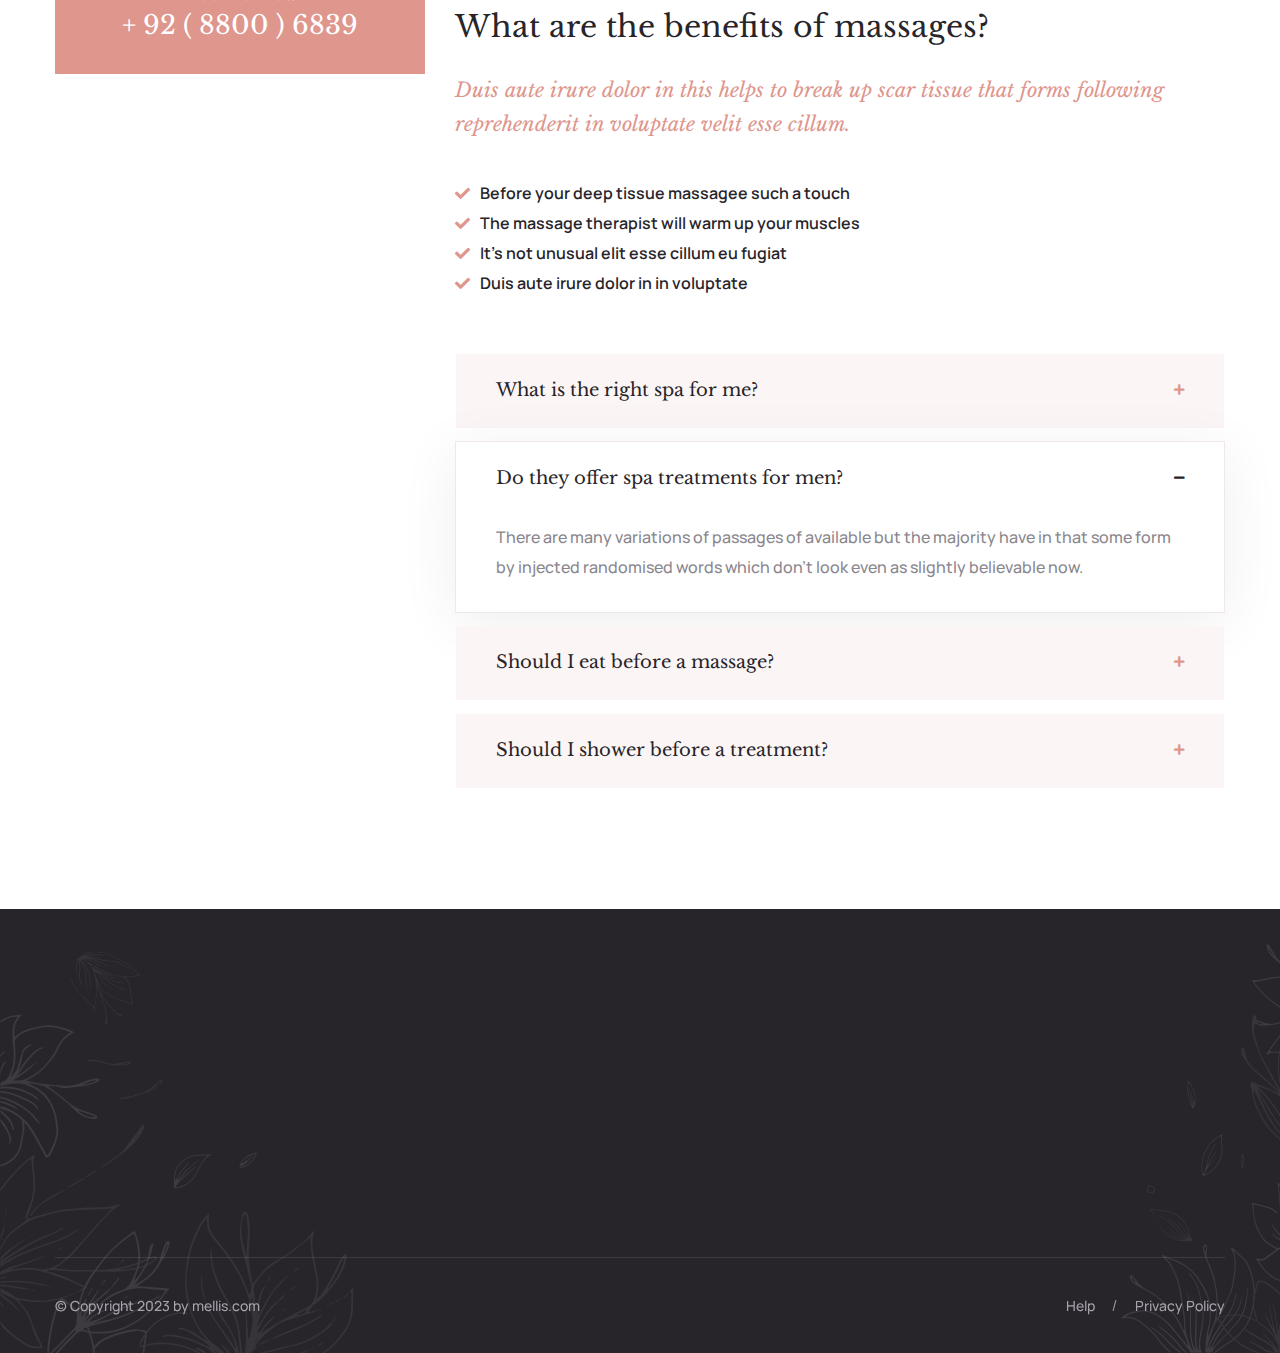
<file: massages.html>
<!DOCTYPE html>
<html lang="en">

<head>
    <meta charset="UTF-8" />
    <meta name="viewport" content="width=device-width, initial-scale=1.0" />
    <title> Massages || mellis || mellis HTML 5 Template </title>
    <!-- favicons Icons -->
    <link rel="apple-touch-icon" sizes="180x180" href="assets/images/favicons/apple-touch-icon.png" />
    <link rel="icon" type="image/png" sizes="32x32" href="assets/images/favicons/favicon-32x32.png" />
    <link rel="icon" type="image/png" sizes="16x16" href="assets/images/favicons/favicon-16x16.png" />
    <link rel="manifest" href="assets/images/favicons/site.webmanifest" />
    <meta name="description" content="mellis HTML 5 Template " />

    <!-- fonts -->
    <link rel="preconnect" href="https://fonts.googleapis.com">

    <link rel="preconnect" href="https://fonts.gstatic.com" crossorigin>

    <link href="https://fonts.googleapis.com/css2?family=Manrope:wght@200;300;400;500;600;700;800&display=swap"
        rel="stylesheet">

    <link href="https://fonts.googleapis.com/css2?family=Libre+Baskerville:ital,wght@0,400;0,700;1,400&display=swap"
        rel="stylesheet">

    <link href="https://fonts.googleapis.com/css2?family=Parisienne&display=swap" rel="stylesheet">

    <link rel="stylesheet" href="assets/vendors/bootstrap/css/bootstrap.min.css" />
    <link rel="stylesheet" href="assets/vendors/animate/animate.min.css" />
    <link rel="stylesheet" href="assets/vendors/animate/custom-animate.css" />
    <link rel="stylesheet" href="assets/vendors/fontawesome/css/all.min.css" />
    <link rel="stylesheet" href="assets/vendors/jarallax/jarallax.css" />
    <link rel="stylesheet" href="assets/vendors/jquery-magnific-popup/jquery.magnific-popup.css" />
    <link rel="stylesheet" href="assets/vendors/nouislider/nouislider.min.css" />
    <link rel="stylesheet" href="assets/vendors/nouislider/nouislider.pips.css" />
    <link rel="stylesheet" href="assets/vendors/odometer/odometer.min.css" />
    <link rel="stylesheet" href="assets/vendors/swiper/swiper.min.css" />
    <link rel="stylesheet" href="assets/vendors/mellis-icons/style.css">
    <link rel="stylesheet" href="assets/vendors/tiny-slider/tiny-slider.min.css" />
    <link rel="stylesheet" href="assets/vendors/reey-font/stylesheet.css" />
    <link rel="stylesheet" href="assets/vendors/owl-carousel/owl.carousel.min.css" />
    <link rel="stylesheet" href="assets/vendors/owl-carousel/owl.theme.default.min.css" />
    <link rel="stylesheet" href="assets/vendors/bxslider/jquery.bxslider.css" />
    <link rel="stylesheet" href="assets/vendors/bootstrap-select/css/bootstrap-select.min.css" />
    <link rel="stylesheet" href="assets/vendors/vegas/vegas.min.css" />
    <link rel="stylesheet" href="assets/vendors/jquery-ui/jquery-ui.css" />
    <link rel="stylesheet" href="assets/vendors/timepicker/timePicker.css" />
    <link rel="stylesheet" href="assets/vendors/twenty-twenty/twentytwenty.css" />

    <!-- template styles -->
    <link rel="stylesheet" href="assets/css/mellis.css" />
    <link rel="stylesheet" href="assets/css/mellis-responsive.css" />
</head>

<body>



    <div class="preloader">
        <div class="preloader__image"></div>
    </div>
    <!-- /.preloader -->




    <div class="page-wrapper">
        <header class="main-header">
            <div class="main-header__top">
                <div class="main-header__top-wrapper">
                    <div class="main-header__top-inner">
                        <div class="main-header__top-left">
                            <ul class="list-unstyled main-header__contact-list">
                                <li>
                                    <div class="icon">
                                        <i class="fas fa-envelope"></i>
                                    </div>
                                    <div class="text">
                                        <p><a href="needhelp@company.com">needhelp@company.com</a></p>
                                    </div>
                                </li>
                                <li>
                                    <div class="icon">
                                        <i class="fas fa-phone"></i>
                                    </div>
                                    <div class="text">
                                        <p><a href="tel:9288006930">+ 92 ( 8800 ) - 6930</a></p>
                                    </div>
                                </li>
                            </ul>
                        </div>
                        <div class="main-header__top-right">
                            <div class="main-header__social">
                                <a href="#"><i class="fab fa-twitter"></i></a>
                                <a href="#"><i class="fab fa-facebook"></i></a>
                                <a href="#"><i class="fab fa-pinterest-p"></i></a>
                                <a href="#"><i class="fab fa-instagram"></i></a>
                            </div>
                            <div class="main-header__btn-box">
                                <a href="contact.html" class="thm-btn main-header__btn">Book now</a>
                            </div>
                        </div>
                    </div>
                </div>
            </div>

            <nav class="main-menu">
                <div class="main-menu__wrapper">
                    <div class="main-menu__wrapper-inner">
                        <div class="main-menu__left">
                            <div class="main-menu__logo">
                                <a href="index.html"><img src="assets/images/resources/logo-1.png" alt=""></a>
                            </div>
                        </div>
                        <div class="main-menu__main-menu-box">
                            <a href="#" class="mobile-nav__toggler"><i class="fa fa-bars"></i></a>
                            <ul class="main-menu__list">
                                <li class="dropdown">
                                    <a href="index.html">Home </a>
                                    <ul>
                                        <li><a href="index.html">Home One</a></li>
                                        <li><a href="index2.html">Home Two</a></li>
                                        <li><a href="index3.html">Home Three</a></li>
                                        <li class="dropdown">
                                            <a href="#">Header Styles</a>
                                            <ul>
                                                <li><a href="index.html">Header One</a></li>
                                                <li><a href="index2.html">Header Two</a></li>
                                                <li><a href="index3.html">Header Three</a></li>
                                            </ul>
                                        </li>
                                    </ul>
                                </li>
                                <li class="dropdown">
                                    <a href="#">Our Services</a>
                                    <ul>
                                        <li><a href="services.html">Services</a></li>
                                        <li><a href="services-details-1.html">Service Details One</a></li>
                                        <li><a href="spa-facials.html">Spa Facials</a></li>
                                        <li><a href="massages.html">Massages</a></li>
                                        <li><a href="hydro-therapy.html">Hydro Therapy</a></li>
                                        <li><a href="thermo-stone.html">Thermo Stone</a></li>
                                        <li><a href="salt-&-aroma.html">Salt & Aroma</a></li>
                                        <li><a href="body-treatments.html">Body Treatments</a></li>
                                    </ul>
                                </li>
                                <li class="dropdown">
                                    <a href="#">Pages</a>
                                    <ul>
                                        <li><a href="team.html">Team Members</a></li>
                                        <li><a href="pricing-plans.html">Pricing Plans</a></li>
                                        <li><a href="promotions.html">Promotions</a></li>
                                        <li><a href="gallery.html">Gallery</a></li>
                                        <li><a href="client-stories.html">Client Stories</a></li>
                                        <li><a href="client-story-details.html">Client Story Details</a></li>
                                    </ul>
                                </li>
                                <li class="dropdown">
                                    <a href="#">Shop</a>
                                    <ul>
                                        <li><a href="products.html">Products</a></li>
                                        <li><a href="product-details.html">Product Details</a></li>
                                    </ul>
                                </li>
                                <li>
                                    <a href="contact.html">Contact</a>
                                </li>
                            </ul>
                        </div>
                        <div class="main-menu__right">
                            <div class="main-menu__search-cart-box">
                                <div class="main-menu__search-box">
                                    <a href="#" class="main-menu__search search-toggler icon-magnifying-glass"></a>
                                </div>
                                <div class="main-menu__cart-box">
                                    <a href="#" class="main-menu__cart icon-shopping-cart"></a>
                                </div>
                            </div>
                        </div>
                    </div>
                </div>
            </nav>
        </header>

        <div class="stricky-header stricked-menu main-menu">
            <div class="sticky-header__content"></div><!-- /.sticky-header__content -->
        </div><!-- /.stricky-header -->


        <!--Page Header Start-->
        <section class="page-header">
            <div class="page-header__bg" style="background-image: url(assets/images/backgrounds/page-header-bg.jpg);">
            </div>
            <div class="container">
                <div class="page-header__inner">
                    <ul class="thm-breadcrumb list-unstyled">
                        <li><a href="index.html">Home</a></li>
                        <li><span>/</span></li>
                        <li><a href="services.html">Services</a></li>
                        <li><span>/</span></li>
                        <li>Massages</li>
                    </ul>
                    <h2>Massages</h2>
                </div>
            </div>
        </section>
        <!--Page Header End-->

        <!--Services Details Two Start-->
        <section class="services-details-two">
            <div class="container">
                <div class="row">
                    <div class="col-xl-4 col-lg-5">
                        <div class="services-details-two__left">
                            <div class="services-details-two__category">
                                <ul class="services-details-two__category-list list-unstyled">
                                    <li>
                                        <a href="spa-facials.html">Spa Facials <i class="fa fa-angle-right"></i></a>
                                    </li>
                                    <li class="active">
                                        <a href="massages.html">Massages <i class="fa fa-angle-right"></i></a>
                                    </li>
                                    <li>
                                        <a href="hydro-therapy.html">Hydro Therapy <i class="fa fa-angle-right"></i></a>
                                    </li>
                                    <li>
                                        <a href="thermo-stone.html">Thermo Stone <i class="fa fa-angle-right"></i></a>
                                    </li>
                                    <li>
                                        <a href="salt-&-aroma.html">Salt & Aroma <i class="fa fa-angle-right"></i></a>
                                    </li>
                                    <li>
                                        <a href="body-treatments.html">Body Treatments <i
                                                class="fa fa-angle-right"></i></a>
                                    </li>
                                </ul>
                            </div>
                            <div class="services-details-two__help-line">
                                <div class="services-details-two__help-line-img">
                                    <img src="assets/images/services/services-details-two-help-line-img-1.jpg" alt="">
                                </div>
                                <div class="services-details-two__help-line-content">
                                    <div class="services-details-two__help-line-icon">
                                        <span class="icon-telephone-call"></span>
                                    </div>
                                    <p class="services-details-two__help-line-sub-title">Book for You</p>
                                    <h3 class="services-details-two__help-number"><a href="tel:9288006839">+ 92 ( 8800 )
                                            6839</a></h3>
                                </div>
                            </div>
                        </div>
                    </div>
                    <div class="col-xl-8 col-lg-7">
                        <div class="services-details-two__right">
                            <div class="services-details-two__img">
                                <img src="assets/images/services/services-details-two-img-2.jpg" alt="">
                            </div>
                            <h3 class="services-details-two__title-1">Massages</h3>
                            <p class="services-details-two__text-1">Lorem ipsum is simply free text used by copytyping
                                refreshing. Neque porro est qui dolorem ipsum quia quaed inventore veritatis et quasi
                                architecto beatae vitae dicta sunt explicabo. Aelltes port lacus quis enim var sed
                                efficitur turpis gilla sed sit amet finibus eros. Lorem Ipsum is simply dummy text of
                                the printing and typesetting industry. Lorem Ipsum has been the ndustry standard dummy
                                text ever since the 1500s, when an unknown printer took a galley of type and scrambled
                                it to make a type specimen book.</p>
                            <p class="services-details-two__text-2">It has survived not only five centuries. Lorem Ipsum
                                is
                                simply dummy text of the new design printng and type setting Ipsum take a look at our
                                round. When an unknown printer took a galley of type and scrambled it to make a type
                                specimen book. It has survived not only five centuries, but also the leap into
                                electronic typesetting.</p>
                            <h3 class="services-details-two__title-2">What are the benefits of massages?</h3>
                            <p class="services-details-two__text-3">Duis aute irure dolor in this helps to break up scar
                                tissue that forms following reprehenderit in voluptate velit esse cillum.</p>
                            <ul class="services-details-two__points list-unstyled">
                                <li>
                                    <div class="icon">
                                        <span class="fa fa-check"></span>
                                    </div>
                                    <div class="text">
                                        <p>Before your deep tissue massagee such a touch</p>
                                    </div>
                                </li>
                                <li>
                                    <div class="icon">
                                        <span class="fa fa-check"></span>
                                    </div>
                                    <div class="text">
                                        <p>The massage therapist will warm up your muscles</p>
                                    </div>
                                </li>
                                <li>
                                    <div class="icon">
                                        <span class="fa fa-check"></span>
                                    </div>
                                    <div class="text">
                                        <p>It’s not unusual elit esse cillum eu fugiat</p>
                                    </div>
                                </li>
                                <li>
                                    <div class="icon">
                                        <span class="fa fa-check"></span>
                                    </div>
                                    <div class="text">
                                        <p>Duis aute irure dolor in in voluptate</p>
                                    </div>
                                </li>
                            </ul>
                            <div class="services-details-two__faq">
                                <div class="accrodion-grp" data-grp-name="faq-one-accrodion">
                                    <div class="accrodion">
                                        <div class="accrodion-title">
                                            <h4>What is the right spa for me?</h4>
                                        </div>
                                        <div class="accrodion-content">
                                            <div class="inner">
                                                <p>There are many variations of passages of available but the majority
                                                    have in that some form by injected randomised words which don’t look
                                                    even as slightly believable now.</p>
                                            </div><!-- /.inner -->
                                        </div>
                                    </div>
                                    <div class="accrodion active">
                                        <div class="accrodion-title">
                                            <h4>Do they offer spa treatments for men?</h4>
                                        </div>
                                        <div class="accrodion-content">
                                            <div class="inner">
                                                <p>There are many variations of passages of available but the majority
                                                    have in that some form by injected randomised words which don’t look
                                                    even as slightly believable now.</p>
                                            </div><!-- /.inner -->
                                        </div>
                                    </div>
                                    <div class="accrodion">
                                        <div class="accrodion-title">
                                            <h4>Should I eat before a massage?</h4>
                                        </div>
                                        <div class="accrodion-content">
                                            <div class="inner">
                                                <p>There are many variations of passages of available but the majority
                                                    have in that some form by injected randomised words which don’t look
                                                    even as slightly believable now.</p>
                                            </div><!-- /.inner -->
                                        </div>
                                    </div>
                                    <div class="accrodion">
                                        <div class="accrodion-title">
                                            <h4>Should I shower before a treatment?</h4>
                                        </div>
                                        <div class="accrodion-content">
                                            <div class="inner">
                                                <p>There are many variations of passages of available but the majority
                                                    have in that some form by injected randomised words which don’t look
                                                    even as slightly believable now.</p>
                                            </div><!-- /.inner -->
                                        </div>
                                    </div>
                                </div>
                            </div>
                        </div>
                    </div>
                </div>
            </div>
        </section>
        <!--Services Details Two End-->


        <!--Site Footer Start-->
        <footer class="site-footer">
            <div class="site-footer__shape-1 float-bob-x">
                <img src="assets/images/shapes/site-footer-shape-1.png" alt="">
            </div>
            <div class="site-footer__shape-2 float-bob-y">
                <img src="assets/images/shapes/site-footer-shape-2.png" alt="">
            </div>
            <div class="container">
                <div class="site-footer__top">
                    <div class="row">
                        <div class="col-xl-4 col-lg-6 col-md-6 wow fadeInUp" data-wow-delay="100ms">
                            <div class="footer-widget__column footer-widget__contact-box">
                                <div class="footer-widget__contact">
                                    <a href="mailto:needhelp@company.com">needhelp@company.com</a>
                                    <a href="tel:9288006930">+ 92 ( 8800 ) 6930</a>
                                </div>
                                <div class="footer-widget__contact-form-box">
                                    <form class="footer-widget__contact-form mc-form" data-url="MC_FORM_URL"
                                        novalidate="novalidate">
                                        <div class="footer-widget__contact-form-input-box">
                                            <input type="email" placeholder="Email address" name="EMAIL">
                                            <button type="submit" class="footer-widget__newsletter-btn"><img
                                                    src="assets/images/icon/paper-plan-icon.png" alt=""></button>
                                        </div>
                                    </form>
                                    <div class="mc-form__response"></div>
                                </div>
                            </div>
                        </div>
                        <div class="col-xl-2 col-lg-6 col-md-6 wow fadeInUp" data-wow-delay="200ms">
                            <div class="footer-widget__column footer-widget__links">
                                <div class="footer-widget__title-box">
                                    <h4 class="footer-widget__title">Links</h4>
                                </div>
                                <ul class="footer-widget__links-list list-unstyled">
                                    <li><a href="about.html">About</a></li>
                                    <li><a href="pricing-plans.html">Pricing Plans</a></li>
                                    <li><a href="promotions.html">Promotions</a></li>
                                    <li><a href="contact.html">Contact</a></li>
                                </ul>
                            </div>
                        </div>
                        <div class="col-xl-3 col-lg-6 col-md-6 wow fadeInUp" data-wow-delay="300ms">
                            <div class="footer-widget__column footer-widget__timing">
                                <div class="footer-widget__title-box">
                                    <h4 class="footer-widget__title">Timing</h4>
                                </div>
                                <ul class="footer-widget__timing-list list-unstyled">
                                    <li>Monday: 9:00 to 6:00</li>
                                    <li>Tuesday to Friday: 8:00 to 19:00</li>
                                    <li>Saturday: 8:00 to 3:30</li>
                                </ul>
                            </div>
                        </div>
                        <div class="col-xl-3 col-lg-6 col-md-6 wow fadeInUp" data-wow-delay="400ms">
                            <div class="footer-widget__column footer-widget__social-box">
                                <div class="site-footer__social">
                                    <a href="#"><i class="fab fa-twitter"></i></a>
                                    <a href="#"><i class="fab fa-facebook"></i></a>
                                    <a href="#"><i class="fab fa-pinterest-p"></i></a>
                                    <a href="#"><i class="fab fa-instagram"></i></a>
                                </div>
                                <p>66 Broklyn Golden Street <br> New York. USA</p>
                            </div>
                        </div>
                    </div>
                </div>
                <div class="site-footer__bottom">
                    <div class="row">
                        <div class="col-xl-12">
                            <div class="site-footer__bottom-inner">
                                <p class="site-footer__bottom-text">© Copyright 2023 by <a href="#">mellis.com</a></p>
                                <ul class="list-unstyled site-footer__bottom-menu">
                                    <li><a href="#">Help</a></li>
                                    <li><a href="#">Privacy Policy</a></li>
                                </ul>
                            </div>
                        </div>
                    </div>
                </div>
            </div>
        </footer>
        <!--Site Footer End-->


    </div><!-- /.page-wrapper -->


    <div class="mobile-nav__wrapper">
        <div class="mobile-nav__overlay mobile-nav__toggler"></div>
        <!-- /.mobile-nav__overlay -->
        <div class="mobile-nav__content">
            <span class="mobile-nav__close mobile-nav__toggler"><i class="fa fa-times"></i></span>

            <div class="logo-box">
                <a href="index.html" aria-label="logo image"><img src="assets/images/resources/logo-3.png" width="90"
                        alt="" /></a>
            </div>
            <!-- /.logo-box -->
            <div class="mobile-nav__container"></div>
            <!-- /.mobile-nav__container -->

            <ul class="mobile-nav__contact list-unstyled">
                <li>
                    <i class="fa fa-envelope"></i>
                    <a href="mailto:needhelp@packageName__.com">needhelp@mellis.com</a>
                </li>
                <li>
                    <i class="fa fa-phone-alt"></i>
                    <a href="tel:666-888-0000">666 888 0000</a>
                </li>
            </ul><!-- /.mobile-nav__contact -->
            <div class="mobile-nav__top">
                <div class="mobile-nav__social">
                    <a href="#" class="fab fa-twitter"></a>
                    <a href="#" class="fab fa-facebook-square"></a>
                    <a href="#" class="fab fa-pinterest-p"></a>
                    <a href="#" class="fab fa-instagram"></a>
                </div><!-- /.mobile-nav__social -->
            </div><!-- /.mobile-nav__top -->



        </div>
        <!-- /.mobile-nav__content -->
    </div>
    <!-- /.mobile-nav__wrapper -->

    <div class="search-popup">
        <div class="search-popup__overlay search-toggler"></div>
        <!-- /.search-popup__overlay -->
        <div class="search-popup__content">
            <form action="#">
                <label for="search" class="sr-only">search here</label><!-- /.sr-only -->
                <input type="text" id="search" placeholder="Search Here..." />
                <button type="submit" aria-label="search submit" class="thm-btn">
                    <i class="icon-magnifying-glass"></i>
                </button>
            </form>
        </div>
        <!-- /.search-popup__content -->
    </div>
    <!-- /.search-popup -->

    <a href="#" data-target="html" class="scroll-to-target scroll-to-top"><i class="fa fa-angle-up"></i></a>


    <script src="assets/vendors/jquery/jquery-3.6.0.min.js"></script>
    <script src="assets/vendors/bootstrap/js/bootstrap.bundle.min.js"></script>
    <script src="assets/vendors/jarallax/jarallax.min.js"></script>
    <script src="assets/vendors/jquery-ajaxchimp/jquery.ajaxchimp.min.js"></script>
    <script src="assets/vendors/jquery-appear/jquery.appear.min.js"></script>
    <script src="assets/vendors/jquery-circle-progress/jquery.circle-progress.min.js"></script>
    <script src="assets/vendors/jquery-magnific-popup/jquery.magnific-popup.min.js"></script>
    <script src="assets/vendors/jquery-validate/jquery.validate.min.js"></script>
    <script src="assets/vendors/nouislider/nouislider.min.js"></script>
    <script src="assets/vendors/odometer/odometer.min.js"></script>
    <script src="assets/vendors/swiper/swiper.min.js"></script>
    <script src="assets/vendors/tiny-slider/tiny-slider.min.js"></script>
    <script src="assets/vendors/wnumb/wNumb.min.js"></script>
    <script src="assets/vendors/wow/wow.js"></script>
    <script src="assets/vendors/isotope/isotope.js"></script>
    <script src="assets/vendors/countdown/countdown.min.js"></script>
    <script src="assets/vendors/owl-carousel/owl.carousel.min.js"></script>
    <script src="assets/vendors/bxslider/jquery.bxslider.min.js"></script>
    <script src="assets/vendors/bootstrap-select/js/bootstrap-select.min.js"></script>
    <script src="assets/vendors/vegas/vegas.min.js"></script>
    <script src="assets/vendors/jquery-ui/jquery-ui.js"></script>
    <script src="assets/vendors/timepicker/timePicker.js"></script>
    <script src="assets/vendors/circleType/jquery.circleType.js"></script>
    <script src="assets/vendors/circleType/jquery.lettering.min.js"></script>
    <script src="assets/vendors/sidebar-content/jquery-sidebar-content.js"></script>
    <script src="assets/vendors/twenty-twenty/twentytwenty.js"></script>
    <script src="assets/vendors/twenty-twenty/jquery.event.move.js"></script>




    <!-- template js -->
    <script src="assets/js//mellis.js"></script>
</body>

</html>
</file>
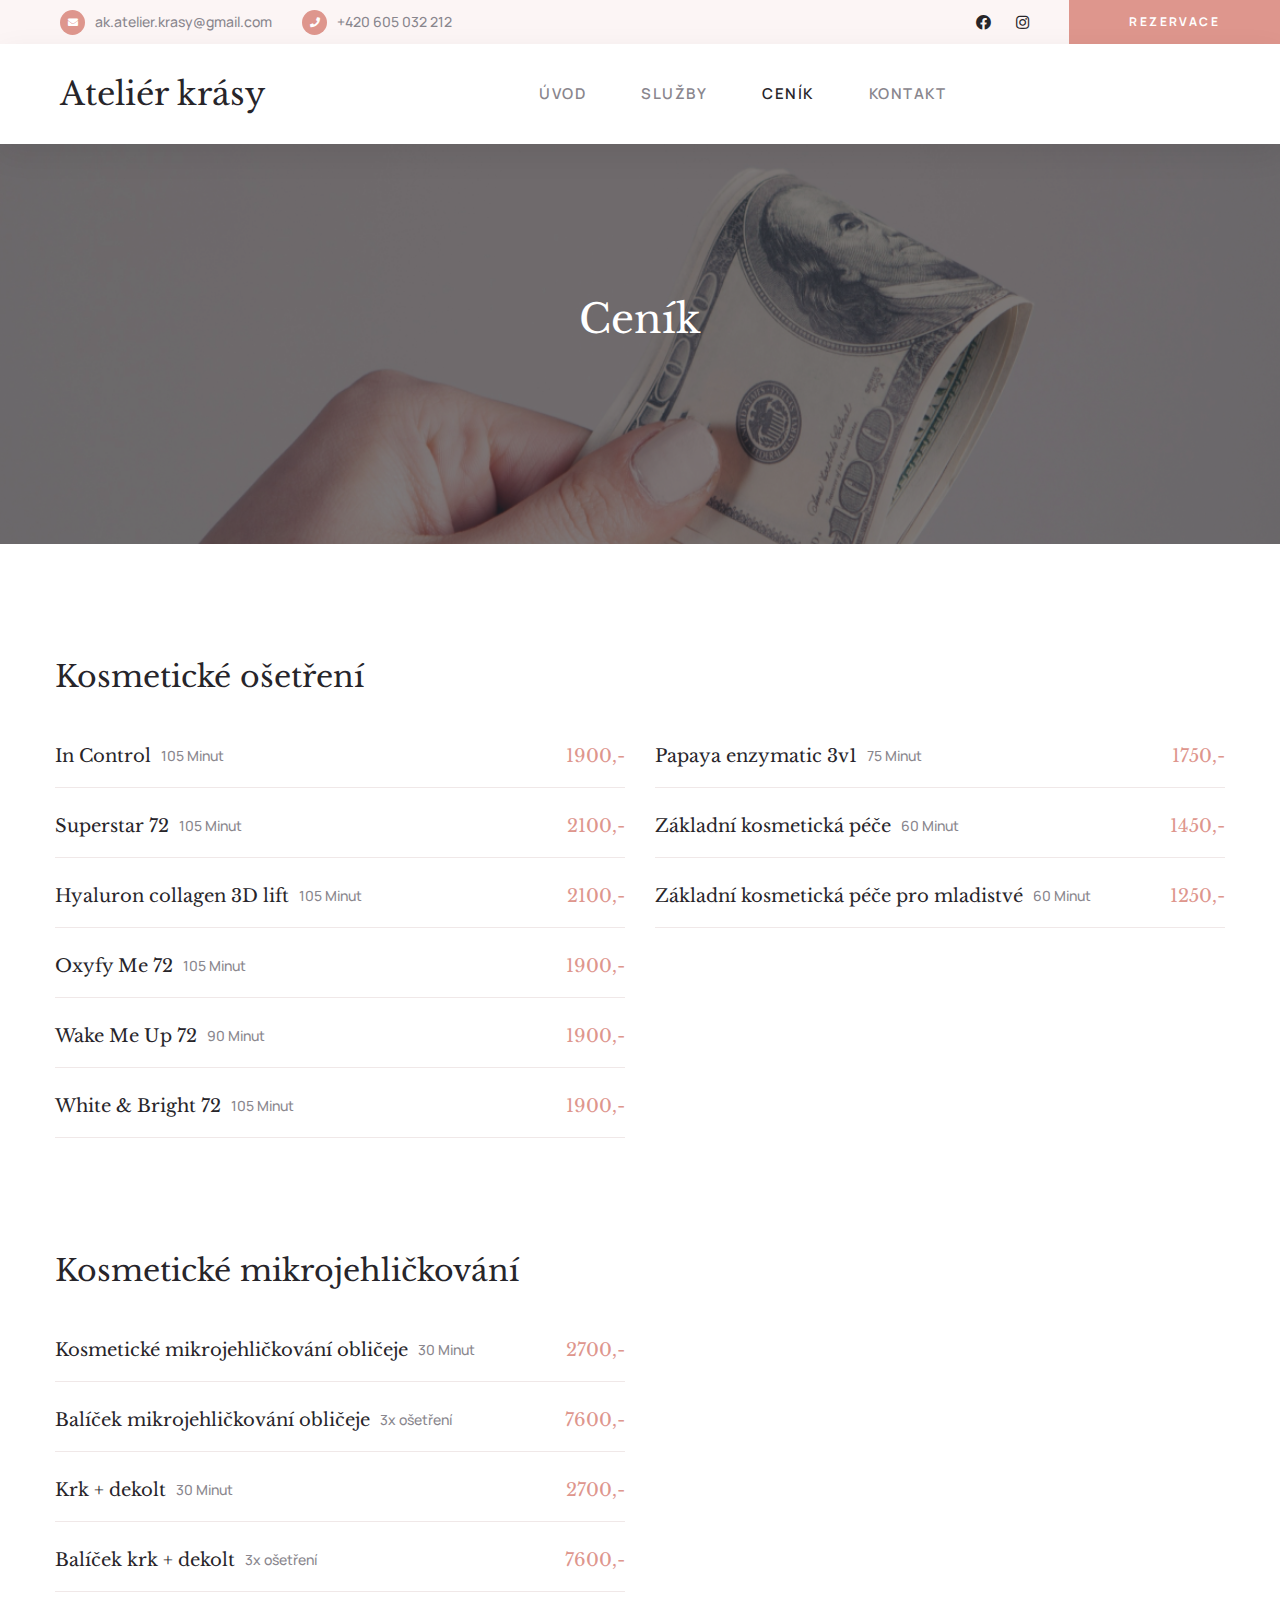
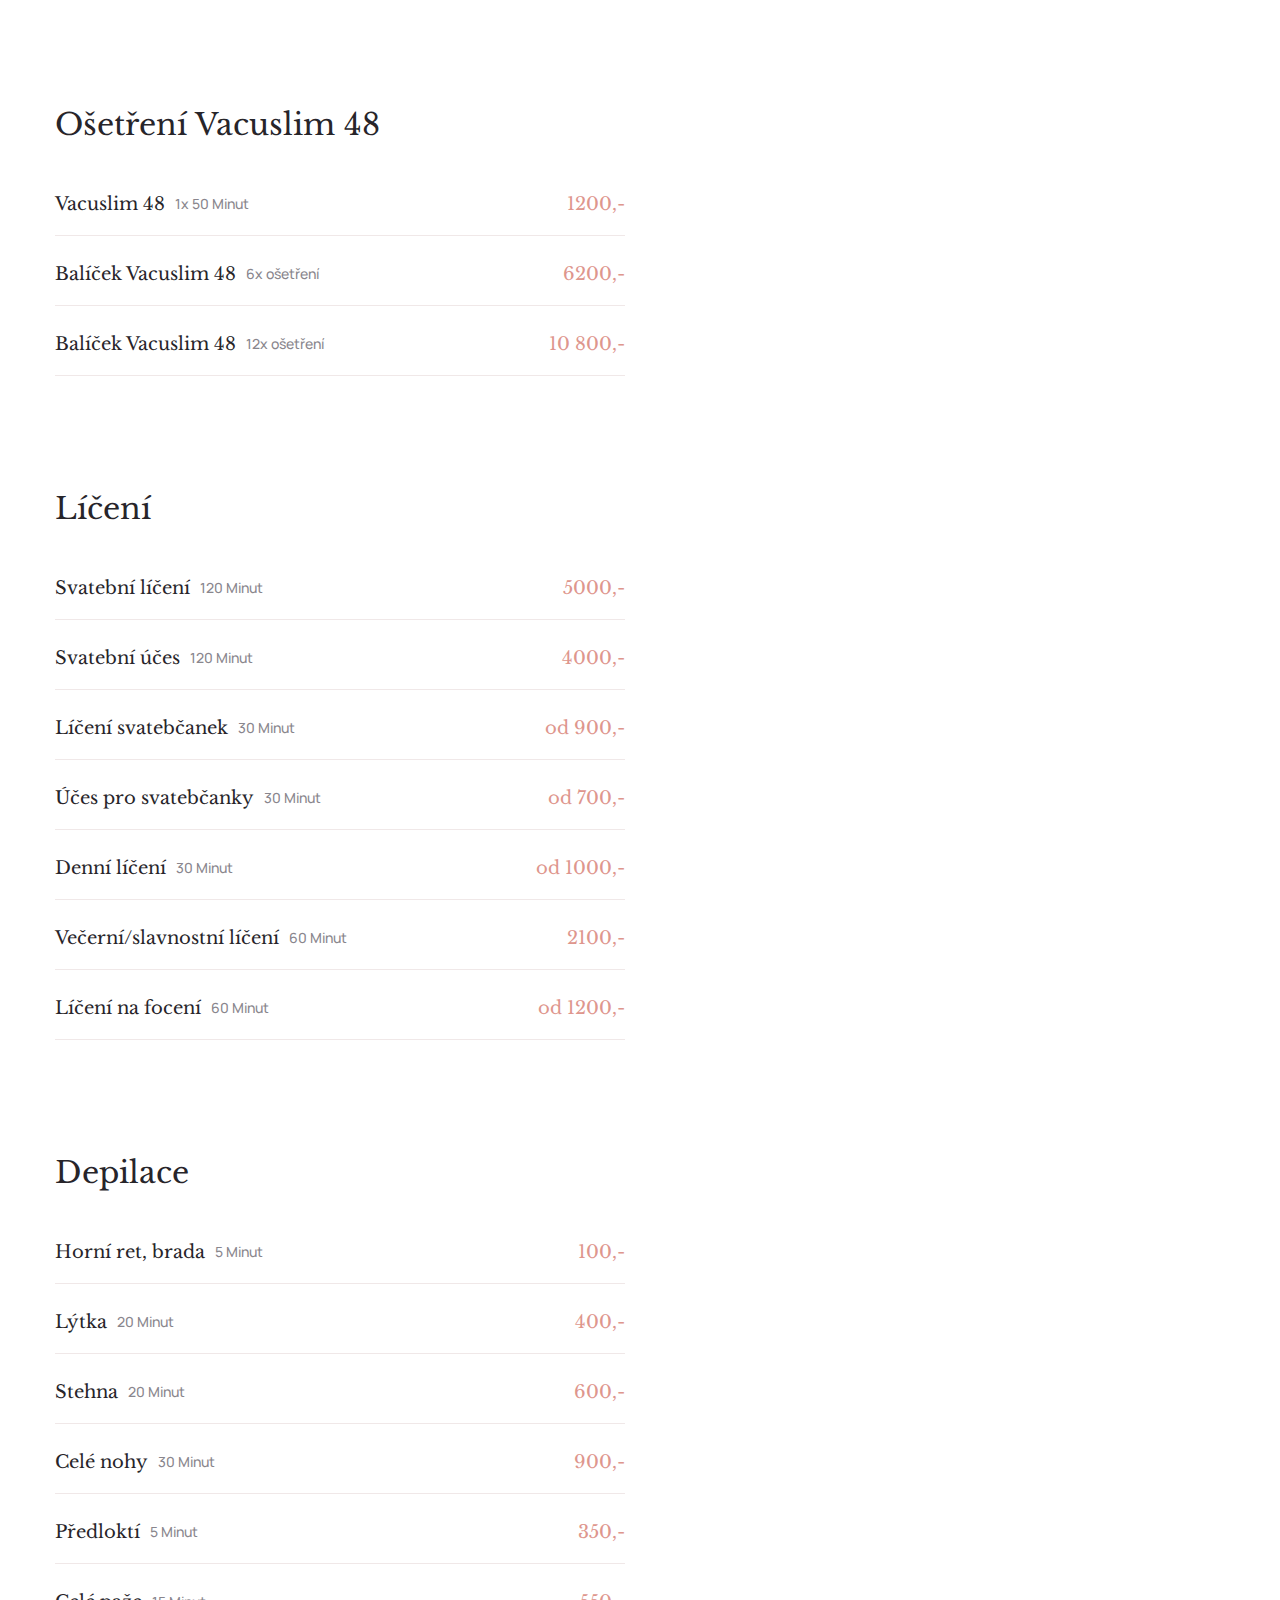
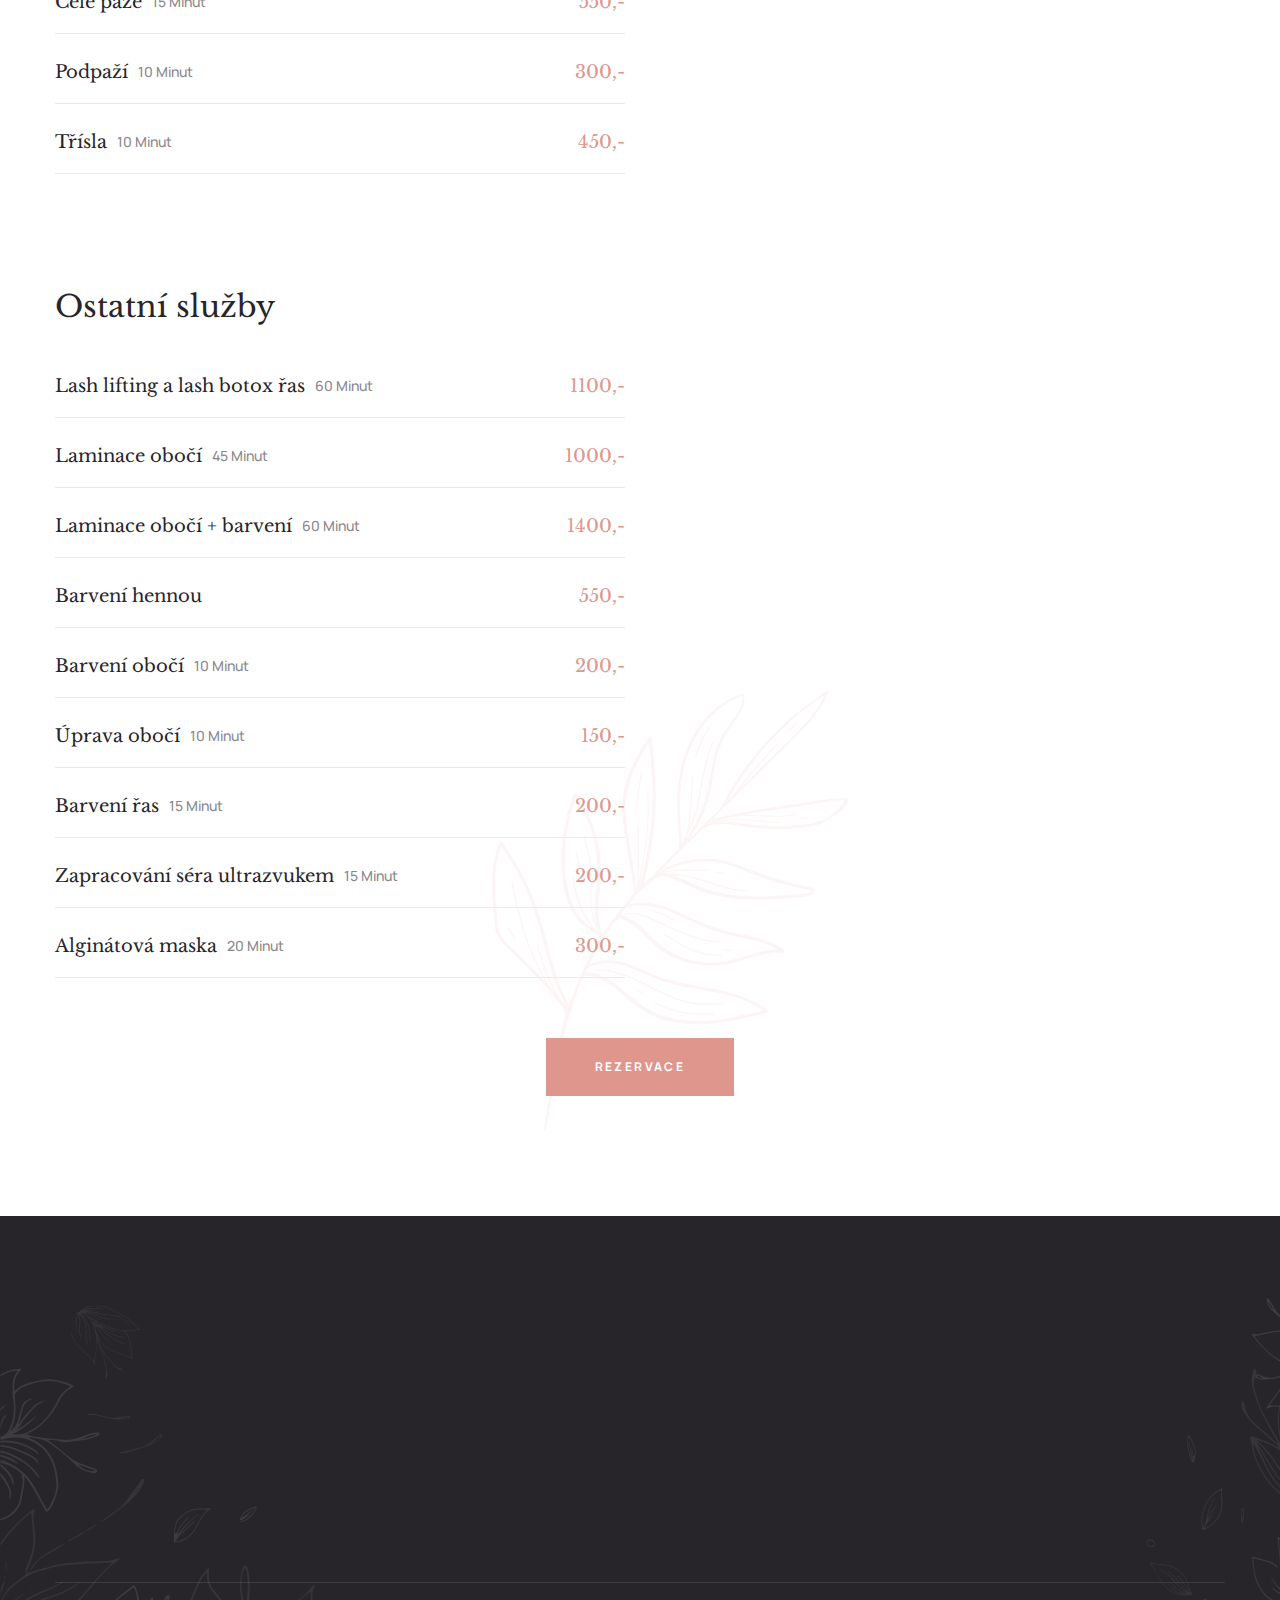
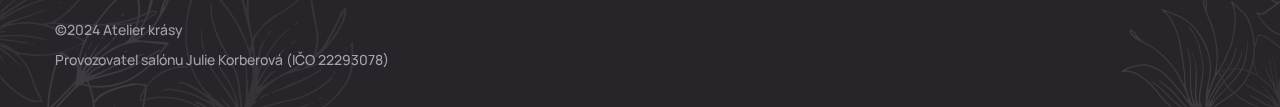
<file: pricing-plans.html>
<!DOCTYPE html>
<html lang="en">

<head>
    <meta charset="UTF-8" />
    <meta name="viewport" content="width=device-width, initial-scale=1.0" />
    <title> Ateliér krásy || Ceník </title>
    <!-- favicons Icons -->
    <link rel="apple-touch-icon" sizes="180x180" href="assets/images/favicons/apple-touch-icon.png" />
    <link rel="icon" type="image/png" sizes="32x32" href="assets/images/icon/atelier-krasy-description-logo.png" />
    <link rel="icon" type="image/png" sizes="16x16" href="assets/images/icon/atelier-krasy-description-logo.png" />
    <link rel="manifest" href="assets/images/favicons/site.webmanifest" />
    <meta name="description" content="Ateliér krásy || Ceník" lang="cz-CZ" />

    <!-- fonts -->
    <link rel="preconnect" href="https://fonts.googleapis.com">

    <link rel="preconnect" href="https://fonts.gstatic.com" crossorigin>

    <link href="https://fonts.googleapis.com/css2?family=Manrope:wght@200;300;400;500;600;700;800&display=swap"
        rel="stylesheet">

    <link href="https://fonts.googleapis.com/css2?family=Libre+Baskerville:ital,wght@0,400;0,700;1,400&display=swap"
        rel="stylesheet">

    <link href="https://fonts.googleapis.com/css2?family=Parisienne&display=swap" rel="stylesheet">

    <link rel="stylesheet" href="assets/vendors/bootstrap/css/bootstrap.min.css" />
    <link rel="stylesheet" href="assets/vendors/animate/animate.min.css" />
    <link rel="stylesheet" href="assets/vendors/animate/custom-animate.css" />
    <link rel="stylesheet" href="assets/vendors/fontawesome/css/all.min.css" />
    <link rel="stylesheet" href="assets/vendors/jarallax/jarallax.css" />
    <link rel="stylesheet" href="assets/vendors/jquery-magnific-popup/jquery.magnific-popup.css" />
    <link rel="stylesheet" href="assets/vendors/nouislider/nouislider.min.css" />
    <link rel="stylesheet" href="assets/vendors/nouislider/nouislider.pips.css" />
    <link rel="stylesheet" href="assets/vendors/odometer/odometer.min.css" />
    <link rel="stylesheet" href="assets/vendors/swiper/swiper.min.css" />
    <link rel="stylesheet" href="assets/vendors/mellis-icons/style.css">
    <link rel="stylesheet" href="assets/vendors/tiny-slider/tiny-slider.min.css" />
    <link rel="stylesheet" href="assets/vendors/reey-font/stylesheet.css" />
    <link rel="stylesheet" href="assets/vendors/owl-carousel/owl.carousel.min.css" />
    <link rel="stylesheet" href="assets/vendors/owl-carousel/owl.theme.default.min.css" />
    <link rel="stylesheet" href="assets/vendors/bxslider/jquery.bxslider.css" />
    <link rel="stylesheet" href="assets/vendors/bootstrap-select/css/bootstrap-select.min.css" />
    <link rel="stylesheet" href="assets/vendors/vegas/vegas.min.css" />
    <link rel="stylesheet" href="assets/vendors/jquery-ui/jquery-ui.css" />
    <link rel="stylesheet" href="assets/vendors/timepicker/timePicker.css" />
    <link rel="stylesheet" href="assets/vendors/twenty-twenty/twentytwenty.css" />

    <!-- template styles -->
    <link rel="stylesheet" href="assets/css/mellis.css" />
    <link rel="stylesheet" href="assets/css/mellis-responsive.css" />
</head>

<body>



    <div class="preloader">
        <div class="preloader__image"></div>
    </div>
    <!-- /.preloader -->




    <div class="page-wrapper">
        <header class="main-header">
            <div class="main-header__top">
                <div class="main-header__top-wrapper">
                    <div class="main-header__top-inner">
                        <div class="main-header__top-left">
                            <ul class="list-unstyled main-header__contact-list">
                                <li>
                                    <div class="icon">
                                        <i class="fas fa-envelope"></i>
                                    </div>
                                    <div class="text">
                                        <p><a href="ak.atelier.krasy@gmail.com">ak.atelier.krasy@gmail.com</a></p>
                                    </div>
                                </li>
                                <li>
                                    <div class="icon">
                                        <i class="fas fa-phone"></i>
                                    </div>
                                    <div class="text">
                                        <p><a href="tel:+420605032212">+420 605 032 212</a></p>
                                    </div>
                                </li>
                            </ul>
                        </div>
                        <div class="main-header__top-right">
                            <div class="main-header__social">
                                <a href="https://www.facebook.com/profile.php?id=100063706955433"><i class="fab fa-facebook"></i></a>
                                <a href="https://www.instagram.com/atelier_krasy_julie_korberova"><i class="fab fa-instagram"></i></a>
                            </div>
                            <div class="main-header__btn-box">
                                <a href="contact.html" class="thm-btn main-header__btn">Rezervace</a>
                            </div>
                        </div>
                    </div>
                </div>
            </div>

            <nav class="main-menu">
                <div class="main-menu__wrapper">
                    <div class="main-menu__wrapper-inner">
                        <div class="main-menu__left">
                            <div class="main-menu__logo">
                                <a href="index.html"><h2>Ateliér krásy</h2></a>
                            </div>
                        </div>
                        <div class="main-menu__main-menu-box">
                            <a href="#" class="mobile-nav__toggler"><i class="fa fa-bars"></i></a>
                            <ul class="main-menu__list">
                                <li>
                                    <a href="index.html">Úvod</a>
                                    <!--                                    <ul>-->
                                    <!--                                        <li><a href="index.html">Home One</a></li>-->
                                    <!--                                        <li><a href="index2.html">Home Two</a></li>-->
                                    <!--                                        <li><a href="index3.html">Home Three</a></li>-->
                                    <!--                                        <li class="dropdown">-->
                                    <!--                                            <a href="#">Header Styles</a>-->
                                    <!--                                            <ul>-->
                                    <!--                                                <li><a href="index.html">Header One</a></li>-->
                                    <!--                                                <li><a href="index2.html">Header Two</a></li>-->
                                    <!--                                                <li><a href="index3.html">Header Three</a></li>-->
                                    <!--                                            </ul>-->
                                    <!--                                        </li>-->
                                    <!--                                    </ul>-->
                                </li>
                                <li>
                                    <a href="services.html">Služby</a>
                                    <ul>
<!--                                        <li><a href="services.html#control">Kosmetické ošetření</a></li>-->
<!--                                        <li><a href="services.html#vacuslim">Vacuslim48</a></li>-->
<!--                                        <li><a href="services.html#makeup">Líčení</a></li>-->
                                        <!--                                        <li><a href="services.html#mikro">Mikrojehličkování</a></li>-->
                                        <!--                                        <li><a href="massages.html">Massages</a></li>-->
                                        <!--                                        <li><a href="hydro-therapy.html">Hydro Therapy</a></li>-->
                                        <!--                                        <li><a href="thermo-stone.html">Thermo Stone</a></li>-->
                                        <!--                                        <li><a href="salt-&-aroma.html">Salt & Aroma</a></li>-->
                                        <!--                                        <li><a href="body-treatments.html">Body Treatments</a></li>-->
                                    </ul>
                                </li>
                                <!--                                <li class="dropdown">-->
                                <!--                                    <a href="#">Pages</a>-->
                                <!--                                    <ul>-->
                                <!--                                        <li><a href="team.html">Team Members</a></li>-->
                                <!--                                        <li><a href="pricing-plans.html">Pricing Plans</a></li>-->
                                <!--                                        <li><a href="promotions.html">Promotions</a></li>-->
                                <!--                                        <li><a href="gallery.html">Gallery</a></li>-->
                                <!--                                        <li><a href="client-stories.html">Client Stories</a></li>-->
                                <!--                                        <li><a href="client-story-details.html">Client Story Details</a></li>-->
                                <!--                                    </ul>-->
                                <!--                                </li>-->
                                <!--                                <li class="dropdown">-->
                                <!--                                    <a href="#">Shop</a>-->
                                <!--                                    <ul>-->
                                <!--                                        <li><a href="products.html">Products</a></li>-->
                                <!--                                        <li><a href="product-details.html">Product Details</a></li>-->
                                <!--                                    </ul>-->
                                <!--                                </li>-->
                                <li>
                                    <a href="pricing-plans.html">Ceník</a>
                                </li>
                                <li>
                                    <a href="contact.html">Kontakt</a>
                                </li>
                            </ul>
                        </div>
                        <div class="main-menu__right">
                        </div>
                    </div>
                </div>
            </nav>
        </header>

        <div class="stricky-header stricked-menu main-menu">
            <div class="sticky-header__content"></div><!-- /.sticky-header__content -->
        </div><!-- /.stricky-header -->


        <!--Page Header Start-->
        <section class="page-header">
            <div class="page-header__bg" style="background-image: url(assets/images/resources/money-pink.jpg);">
            </div>
            <div class="container">
                <div class="page-header__inner">
<!--                    <ul class="thm-breadcrumb list-unstyled">-->
<!--                        <li><a href="index.html">Home</a></li>-->
<!--                        <li><span>/</span></li>-->
<!--                        <li>Pages</li>-->
<!--                    </ul>-->
                    <h2>Ceník</h2>
                </div>
            </div>
        </section>
        <!--Page Header End-->

        <!--Services Two Start-->
        <section class="services-two">
            <div class="container">
                <div class="services-two__inner">
                    <div class="services-two__shape-1 float-bob-x">
                        <img src="assets/images/shapes/services-two-shape-1.png" alt="">
                    </div>
                    <div class="row">
                        <!--Services Two Single Start-->
                        <div class="col-xl-6 col-lg-6">
                            <div class="services-two__single">
                                <h3 class="services-two__title">Kosmetické ošetření</h3>
                                <ul class="list-unstyled services-two__list">
                                    <li>
                                        <div class="services-two__services-name">
                                            <h3><a href="services.html">In Control</a></h3>
                                            <p>105 Minut</p>
                                        </div>
                                        <div class="services-two__services-price">
                                            <h4>1900,-</h4>
                                        </div>
                                    </li>
                                    <li>
                                        <div class="services-two__services-name">
                                            <h3><a href="services.html">Superstar 72</a></h3>
                                            <p>105 Minut</p>
                                        </div>
                                        <div class="services-two__services-price">
                                            <h4>2100,-</h4>
                                        </div>
                                    </li>
                                    <li>
                                        <div class="services-two__services-name">
                                            <h3><a href="services.html">Hyaluron collagen 3D lift</a></h3>
                                            <p>105 Minut</p>
                                        </div>
                                        <div class="services-two__services-price">
                                            <h4>2100,-</h4>
                                        </div>
                                    </li>
                                    <li>
                                        <div class="services-two__services-name">
                                            <h3><a href="services.html">Oxyfy Me 72</a></h3>
                                            <p>105 Minut</p>
                                        </div>
                                        <div class="services-two__services-price">
                                            <h4>1900,-</h4>
                                        </div>
                                    </li>
                                    <li>
                                        <div class="services-two__services-name">
                                            <h3><a href="services.html">Wake Me Up 72</a></h3>
                                            <p>90 Minut</p>
                                        </div>
                                        <div class="services-two__services-price">
                                            <h4>1900,-</h4>
                                        </div>
                                    </li>
                                    <li>
                                        <div class="services-two__services-name">
                                            <h3><a href="services.html">White & Bright 72</a></h3>
                                            <p>105 Minut</p>
                                        </div>
                                        <div class="services-two__services-price">
                                            <h4>1900,-</h4>
                                        </div>
                                    </li>
                                </ul>
                            </div>
                        </div>
                        <!--Services Two Single End-->
                        <!--Services Two Single Start-->
                        <div class="col-xl-6 col-lg-6">
                            <div class="services-two__single">
                                <h3 class="services-two__title"></br></h3>
                                <ul class="list-unstyled services-two__list">
                                    <li>
                                        <div class="services-two__services-name">
                                            <h3><a href="services.html">Papaya enzymatic 3v1</a></h3>
                                            <p>75 Minut</p>
                                        </div>
                                        <div class="services-two__services-price">
                                            <h4>1750,-</h4>
                                        </div>
                                    </li>
                                    <li>
                                        <div class="services-two__services-name">
                                            <h3><a href="services.html">Základní kosmetická péče</a></h3>
                                            <p>60 Minut</p>
                                        </div>
                                        <div class="services-two__services-price">
                                            <h4>1450,-</h4>
                                        </div>
                                    </li>
                                    <li>
                                        <div class="services-two__services-name">
                                            <h3><a href="services.html">Základní kosmetická péče pro mladistvé</a></h3>
                                            <p>60 Minut</p>
                                        </div>
                                        <div class="services-two__services-price">
                                            <h4>1250,-</h4>
                                        </div>
                                    </li>
                                </ul>
                            </div>
                        </div>
                        <!--Services Two Single End-->
                    </div>
                    <div class="container">
                        <div class="row">
                            <h3 class="services-two__title"></br></h3>
                        </div>
                    </div>
                    <div class="row">
                        <!--Services Two Single Start-->
                        <div class="col-xl-6 col-lg-6">
                            <div class="services-two__single">
                                <h3 class="services-two__title">Kosmetické mikrojehličkování</h3>
                                <ul class="list-unstyled services-two__list">
                                    <li>
                                        <div class="services-two__services-name">
                                            <h3><a href="services.html">Kosmetické mikrojehličkování obličeje</a></h3>
                                            <p>30 Minut</p>
                                        </div>
                                        <div class="services-two__services-price">
                                            <h4>2700,-</h4>
                                        </div>
                                    </li>
                                    <li>
                                        <div class="services-two__services-name">
                                            <h3><a href="services.html">Balíček mikrojehličkování obličeje</a></h3>
                                            <p>3x ošetření</p>
                                        </div>
                                        <div class="services-two__services-price">
                                            <h4>7600,-</h4>
                                        </div>
                                    </li>
                                    <li>
                                        <div class="services-two__services-name">
                                            <h3><a href="services.html">Krk + dekolt</a></h3>
                                            <p>30 Minut</p>
                                        </div>
                                        <div class="services-two__services-price">
                                            <h4>2700,-</h4>
                                        </div>
                                    </li>
                                    <li>
                                        <div class="services-two__services-name">
                                            <h3><a href="services.html">Balíček krk + dekolt</a></h3>
                                            <p>3x ošetření</p>
                                        </div>
                                        <div class="services-two__services-price">
                                            <h4>7600,-</h4>
                                        </div>
                                    </li>
                                </ul>
                            </div>
                        </div>
                        <!--Services Two Single End-->
                    </div>
                    <div class="container">
                        <div class="row">
                            <h3 class="services-two__title"></br></h3>
                        </div>
                    </div>
                    <div class="row">
                        <!--Services Two Single Start-->
                        <div class="col-xl-6 col-lg-6">
                            <div class="services-two__single">
                                <h3 class="services-two__title">Ošetření Vacuslim 48</h3>
                                <ul class="list-unstyled services-two__list">
                                    <li>
                                        <div class="services-two__services-name">
                                            <h3><a href="services.html">Vacuslim 48</a></h3>
                                            <p>1x 50 Minut</p>
                                        </div>
                                        <div class="services-two__services-price">
                                            <h4>1200,-</h4>
                                        </div>
                                    </li>
                                    <li>
                                        <div class="services-two__services-name">
                                            <h3><a href="services.html">Balíček Vacuslim 48</a></h3>
                                            <p>6x ošetření</p>
                                        </div>
                                        <div class="services-two__services-price">
                                            <h4>6200,-</h4>
                                        </div>
                                    </li>
                                    <li>
                                        <div class="services-two__services-name">
                                            <h3><a href="services.html">Balíček Vacuslim 48</a></h3>
                                            <p>12x ošetření</p>
                                        </div>
                                        <div class="services-two__services-price">
                                            <h4>10 800,-</h4>
                                        </div>
                                    </li>
                                </ul>
                            </div>
                        </div>
                        <!--Services Two Single End-->
                    </div>
                    <div class="container">
                        <div class="row">
                            <h3 class="services-two__title"></br></h3>
                        </div>
                    </div>
                    <div class="row">
                        <!--Services Two Single Start-->
                        <div class="col-xl-6 col-lg-6">
                            <div class="services-two__single">
                                <h3 class="services-two__title">Líčení</h3>
                                <ul class="list-unstyled services-two__list">
                                    <li>
                                        <div class="services-two__services-name">
                                            <h3><a href="services.html">Svatební líčení</a></h3>
                                            <p>120 Minut</p>
                                        </div>
                                        <div class="services-two__services-price">
                                            <h4>5000,-</h4>
                                        </div>
                                    </li>
                                    <li>
                                        <div class="services-two__services-name">
                                            <h3><a href="services.html">Svatební účes</a></h3>
                                            <p>120 Minut</p>
                                        </div>
                                        <div class="services-two__services-price">
                                            <h4>4000,-</h4>
                                        </div>
                                    </li>
                                    <li>
                                        <div class="services-two__services-name">
                                            <h3><a href="services.html">Líčení svatebčanek</a></h3>
                                            <p>30 Minut</p>
                                        </div>
                                        <div class="services-two__services-price">
                                            <h4>od 900,-</h4>
                                        </div>
                                    </li>
                                    <li>
                                        <div class="services-two__services-name">
                                            <h3><a href="services.html">Účes pro svatebčanky</a></h3>
                                            <p>30 Minut</p>
                                        </div>
                                        <div class="services-two__services-price">
                                            <h4>od 700,-</h4>
                                        </div>
                                    </li>
                                    <li>
                                        <div class="services-two__services-name">
                                            <h3><a href="services.html">Denní líčení</a></h3>
                                            <p>30 Minut</p>
                                        </div>
                                        <div class="services-two__services-price">
                                            <h4>od 1000,-</h4>
                                        </div>
                                    </li>
                                    <li>
                                        <div class="services-two__services-name">
                                            <h3><a href="services.html">Večerní/slavnostní líčení</a></h3>
                                            <p>60 Minut</p>
                                        </div>
                                        <div class="services-two__services-price">
                                            <h4>2100,-</h4>
                                        </div>
                                    </li>

                                    <li>
                                        <div class="services-two__services-name">
                                            <h3><a href="services.html">Líčení na focení</a></h3>
                                            <p>60 Minut</p>
                                        </div>
                                        <div class="services-two__services-price">
                                            <h4>od 1200,-</h4>
                                        </div>
                                    </li>
                                </ul>
                            </div>
                        </div>
                        <!--Services Two Single End-->
                    </div>
                    <div class="container">
                        <div class="row">
                            <h3 class="services-two__title"></br></h3>
                        </div>
                    </div>
                    <div class="row">
                        <div class="col-xl-6 col-lg-6">
                            <div class="services-two__single">
                                <h3 class="services-two__title">Depilace</h3>
                                <ul class="list-unstyled services-two__list">
                                    <li>
                                        <div class="services-two__services-name">
                                            <h3><a href="services.html">Horní ret, brada</a></h3>
                                            <p>5 Minut</p>
                                        </div>
                                        <div class="services-two__services-price">
                                            <h4>100,-</h4>
                                        </div>
                                    </li>
                                    <li>
                                        <div class="services-two__services-name">
                                            <h3><a href="services.html">Lýtka</a></h3>
                                            <p>20 Minut</p>
                                        </div>
                                        <div class="services-two__services-price">
                                            <h4>400,-</h4>
                                        </div>
                                    </li>
                                    <li>
                                        <div class="services-two__services-name">
                                            <h3><a href="services.html">Stehna</a></h3>
                                            <p>20 Minut</p>
                                        </div>
                                        <div class="services-two__services-price">
                                            <h4>600,-</h4>
                                        </div>
                                    </li>
                                    <li>
                                        <div class="services-two__services-name">
                                            <h3><a href="services.html">Celé nohy</a></h3>
                                            <p>30 Minut</p>
                                        </div>
                                        <div class="services-two__services-price">
                                            <h4>900,-</h4>
                                        </div>
                                    </li>
                                    <li>
                                        <div class="services-two__services-name">
                                            <h3><a href="services.html">Předloktí</a></h3>
                                            <p>5 Minut</p>
                                        </div>
                                        <div class="services-two__services-price">
                                            <h4>350,-</h4>
                                        </div>
                                    </li>
                                    <li>
                                        <div class="services-two__services-name">
                                            <h3><a href="services.html">Celé paže</a></h3>
                                            <p>15 Minut</p>
                                        </div>
                                        <div class="services-two__services-price">
                                            <h4>550,-</h4>
                                        </div>
                                    </li>
                                    <li>
                                        <div class="services-two__services-name">
                                            <h3><a href="services.html">Podpaží</a></h3>
                                            <p>10 Minut</p>
                                        </div>
                                        <div class="services-two__services-price">
                                            <h4>300,-</h4>
                                        </div>
                                    </li>
                                    <li>
                                        <div class="services-two__services-name">
                                            <h3><a href="services.html">Třísla</a></h3>
                                            <p>10 Minut</p>
                                        </div>
                                        <div class="services-two__services-price">
                                            <h4>450,-</h4>
                                        </div>
                                    </li>
                                </ul>
                            </div>
                        </div>
                    </div>
                    <div class="container">
                        <div class="row">
                            <h3 class="services-two__title"></br></h3>
                        </div>
                    </div>
                    <div class="row">
                        <!--Services Two Single Start-->
                        <div class="col-xl-6 col-lg-6">
                            <div class="services-two__single">
                                <h3 class="services-two__title">Ostatní služby</h3>
                                <ul class="list-unstyled services-two__list">
                                    <li>
                                        <div class="services-two__services-name">
                                            <h3><a href="services.html">Lash lifting a lash botox řas</a></h3>
                                            <p>60 Minut</p>
                                        </div>
                                        <div class="services-two__services-price">
                                            <h4>1100,-</h4>
                                        </div>
                                    </li>
                                    <li>
                                        <div class="services-two__services-name">
                                            <h3><a href="services.html">Laminace obočí</a></h3>
                                            <p>45 Minut</p>
                                        </div>
                                        <div class="services-two__services-price">
                                            <h4>1000,-</h4>
                                        </div>
                                    </li>
                                    <li>
                                        <div class="services-two__services-name">
                                            <h3><a href="services.html">Laminace obočí + barvení</a></h3>
                                            <p>60 Minut</p>
                                        </div>
                                        <div class="services-two__services-price">
                                            <h4>1400,-</h4>
                                        </div>
                                    </li>
                                    <li>
                                        <div class="services-two__services-name">
                                            <h3><a href="services.html">Barvení hennou</a></h3>
                                            <p></p>
                                        </div>
                                        <div class="services-two__services-price">
                                            <h4>550,-</h4>
                                        </div>
                                    </li>
                                    <li>
                                        <div class="services-two__services-name">
                                            <h3><a href="services.html">Barvení obočí</a></h3>
                                            <p>10 Minut</p>
                                        </div>
                                        <div class="services-two__services-price">
                                            <h4>200,-</h4>
                                        </div>
                                    </li>
                                    <li>
                                        <div class="services-two__services-name">
                                            <h3><a href="services.html">Úprava obočí</a></h3>
                                            <p>10 Minut</p>
                                        </div>
                                        <div class="services-two__services-price">
                                            <h4>150,-</h4>
                                        </div>
                                    </li>
                                    <li>
                                        <div class="services-two__services-name">
                                            <h3><a href="services.html">Barvení řas</a></h3>
                                            <p>15 Minut</p>
                                        </div>
                                        <div class="services-two__services-price">
                                            <h4>200,-</h4>
                                        </div>
                                    </li>
                                    <li>
                                        <div class="services-two__services-name">
                                            <h3><a href="services.html">Zapracování séra ultrazvukem</a></h3>
                                            <p>15 Minut</p>
                                        </div>
                                        <div class="services-two__services-price">
                                            <h4>200,-</h4>
                                        </div>
                                    </li>
                                    <li>
                                        <div class="services-two__services-name">
                                            <h3><a href="services.html">Alginátová maska</a></h3>
                                            <p>20 Minut</p>
                                        </div>
                                        <div class="services-two__services-price">
                                            <h4>300,-</h4>
                                        </div>
                                    </li>
                                </ul>
                            </div>
                        </div>
                        <!--Services Two Single End-->
                    </div>
                    <div class="row">
                        <div class="col-xl-12">
                            <div class="services-two__btn-box">
                                <a href="https://atelier-krasy.reservio.com/services" class="thm-btn services-two__btn">Rezervace</a>
                            </div>
                        </div>
                    </div>
                </div>
            </div>
        </section>

        <!--Services Two End-->

        <!--Get Free Start-->
<!--        <section class="get-free">-->
<!--            <div class="get-free__wrap">-->
<!--                <div class="get-free__shape-2 float-bob-y">-->
<!--                    <img src="assets/images/shapes/get-free-shape-2.png" alt="">-->
<!--                </div>-->
<!--                <div class="get-free__bg" style="background-image: url(assets/images/resources/giftcard.jpg);">-->
<!--                </div>-->
<!--                <div class="container">-->
<!--                    <div class="get-free__inner">-->
<!--                        <h3 class="get-free__title">Get a Free Spa-->
<!--                            <br> Treatment for <span>$40</span></h3>-->
<!--                        <div class="get-free__btn-box">-->
<!--                            <div class="get-free__shape-1 float-bob-x">-->
<!--                                <img src="assets/images/shapes/get-free-shape-1.png" alt="">-->
<!--                            </div>-->
<!--                            <a href="contact.html" class="get-free__btn thm-btn">Book now</a>-->
<!--                        </div>-->
<!--                    </div>-->
<!--                </div>-->
<!--            </div>-->
<!--        </section>-->
        <!--Get Free End-->

<!--        <section class="pricing-plan">-->
<!--            <div class="container">-->
<!--                <iframe src="https://atelier-krasy.reservio.com" width="800px" height="500px" frameborder="0"></iframe>-->
<!--            </div>-->
<!--        </section>-->

        <!--Pricing Plans Start-->
<!--        <section class="pricing-plan">-->
<!--            <div class="container">-->
<!--                <div class="section-title text-center">-->
<!--                    <span class="section-title__tagline">Our Plans</span>-->
<!--                    <h2 class="section-title__title">Our Pricing Plans</h2>-->
<!--                </div>-->
<!--                <div class="row">-->
<!--                    &lt;!&ndash;Pricing Plan Single Start&ndash;&gt;-->
<!--                    <div class="col-xl-4 col-lg-4">-->
<!--                        <div class="pricing-plan__single">-->
<!--                            <div class="pricing-plan__top">-->
<!--                                <h3 class="pricing-plan__title">Comfort-->
<!--                                    <br> Relax</h3>-->
<!--                                <div class="pricing-plan__icon">-->
<!--                                    <span class="icon-spa-candles"></span>-->
<!--                                </div>-->
<!--                            </div>-->
<!--                            <div class="pricing-plan__bottom">-->
<!--                                <p class="pricing-plan__per-day"><span>$60</span>/ Per Day</p>-->
<!--                                <ul class="pricing-plan__points list-unstyled">-->
<!--                                    <li>-->
<!--                                        <div class="icon">-->
<!--                                            <span class="fa fa-check"></span>-->
<!--                                        </div>-->
<!--                                        <div class="text">-->
<!--                                            <p>Lorem ipsum dolor sit amet</p>-->
<!--                                        </div>-->
<!--                                    </li>-->
<!--                                    <li>-->
<!--                                        <div class="icon">-->
<!--                                            <span class="fa fa-check"></span>-->
<!--                                        </div>-->
<!--                                        <div class="text">-->
<!--                                            <p>Eam impedit molestie ett</p>-->
<!--                                        </div>-->
<!--                                    </li>-->
<!--                                    <li>-->
<!--                                        <div class="icon">-->
<!--                                            <span class="fa fa-check"></span>-->
<!--                                        </div>-->
<!--                                        <div class="text">-->
<!--                                            <p>Mei populo est</p>-->
<!--                                        </div>-->
<!--                                    </li>-->
<!--                                    <li>-->
<!--                                        <div class="icon">-->
<!--                                            <span class="fa fa-check"></span>-->
<!--                                        </div>-->
<!--                                        <div class="text">-->
<!--                                            <p>Vivendo oportere</p>-->
<!--                                        </div>-->
<!--                                    </li>-->
<!--                                </ul>-->
<!--                                <div class="pricing-plan__btn-box">-->
<!--                                    <a href="contact.html" class="pricing-plan__btn thm-btn">Book now</a>-->
<!--                                </div>-->
<!--                            </div>-->
<!--                        </div>-->
<!--                    </div>-->
<!--                    &lt;!&ndash;Pricing Plan Single End&ndash;&gt;-->
<!--                    &lt;!&ndash;Pricing Plan Single Start&ndash;&gt;-->
<!--                    <div class="col-xl-4 col-lg-4">-->
<!--                        <div class="pricing-plan__single">-->
<!--                            <div class="pricing-plan__top">-->
<!--                                <h3 class="pricing-plan__title">Premium-->
<!--                                    <br> Spa</h3>-->
<!--                                <div class="pricing-plan__icon">-->
<!--                                    <span class="icon-flower"></span>-->
<!--                                </div>-->
<!--                            </div>-->
<!--                            <div class="pricing-plan__bottom">-->
<!--                                <p class="pricing-plan__per-day"><span>$60</span>/ Per Day</p>-->
<!--                                <ul class="pricing-plan__points list-unstyled">-->
<!--                                    <li>-->
<!--                                        <div class="icon">-->
<!--                                            <span class="fa fa-check"></span>-->
<!--                                        </div>-->
<!--                                        <div class="text">-->
<!--                                            <p>Lorem ipsum dolor sit amet</p>-->
<!--                                        </div>-->
<!--                                    </li>-->
<!--                                    <li>-->
<!--                                        <div class="icon">-->
<!--                                            <span class="fa fa-check"></span>-->
<!--                                        </div>-->
<!--                                        <div class="text">-->
<!--                                            <p>Eam impedit molestie ett</p>-->
<!--                                        </div>-->
<!--                                    </li>-->
<!--                                    <li>-->
<!--                                        <div class="icon">-->
<!--                                            <span class="fa fa-check"></span>-->
<!--                                        </div>-->
<!--                                        <div class="text">-->
<!--                                            <p>Mei populo est</p>-->
<!--                                        </div>-->
<!--                                    </li>-->
<!--                                    <li>-->
<!--                                        <div class="icon">-->
<!--                                            <span class="fa fa-check"></span>-->
<!--                                        </div>-->
<!--                                        <div class="text">-->
<!--                                            <p>Vivendo oportere</p>-->
<!--                                        </div>-->
<!--                                    </li>-->
<!--                                </ul>-->
<!--                                <div class="pricing-plan__btn-box">-->
<!--                                    <a href="contact.html" class="pricing-plan__btn thm-btn">Book now</a>-->
<!--                                </div>-->
<!--                            </div>-->
<!--                        </div>-->
<!--                    </div>-->
<!--                    &lt;!&ndash;Pricing Plan Single End&ndash;&gt;-->
<!--                    &lt;!&ndash;Pricing Plan Single Start&ndash;&gt;-->
<!--                    <div class="col-xl-4 col-lg-4">-->
<!--                        <div class="pricing-plan__single">-->
<!--                            <div class="pricing-plan__top">-->
<!--                                <h3 class="pricing-plan__title">Luxury-->
<!--                                    <br> Treat</h3>-->
<!--                                <div class="pricing-plan__icon">-->
<!--                                    <span class="icon-spa-1"></span>-->
<!--                                </div>-->
<!--                            </div>-->
<!--                            <div class="pricing-plan__bottom">-->
<!--                                <p class="pricing-plan__per-day"><span>$60</span>/ Per Day</p>-->
<!--                                <ul class="pricing-plan__points list-unstyled">-->
<!--                                    <li>-->
<!--                                        <div class="icon">-->
<!--                                            <span class="fa fa-check"></span>-->
<!--                                        </div>-->
<!--                                        <div class="text">-->
<!--                                            <p>Lorem ipsum dolor sit amet</p>-->
<!--                                        </div>-->
<!--                                    </li>-->
<!--                                    <li>-->
<!--                                        <div class="icon">-->
<!--                                            <span class="fa fa-check"></span>-->
<!--                                        </div>-->
<!--                                        <div class="text">-->
<!--                                            <p>Eam impedit molestie ett</p>-->
<!--                                        </div>-->
<!--                                    </li>-->
<!--                                    <li>-->
<!--                                        <div class="icon">-->
<!--                                            <span class="fa fa-check"></span>-->
<!--                                        </div>-->
<!--                                        <div class="text">-->
<!--                                            <p>Mei populo est</p>-->
<!--                                        </div>-->
<!--                                    </li>-->
<!--                                    <li>-->
<!--                                        <div class="icon">-->
<!--                                            <span class="fa fa-check"></span>-->
<!--                                        </div>-->
<!--                                        <div class="text">-->
<!--                                            <p>Vivendo oportere</p>-->
<!--                                        </div>-->
<!--                                    </li>-->
<!--                                </ul>-->
<!--                                <div class="pricing-plan__btn-box">-->
<!--                                    <a href="contact.html" class="pricing-plan__btn thm-btn">Book now</a>-->
<!--                                </div>-->
<!--                            </div>-->
<!--                        </div>-->
<!--                    </div>-->
<!--                    &lt;!&ndash;Pricing Plan Single End&ndash;&gt;-->
<!--                </div>-->
<!--            </div>-->
<!--        </section>-->
        <!--Pricing Plans End-->


        <!--Site Footer Start-->
        <footer class="site-footer">
            <div class="site-footer__shape-1 float-bob-x">
                <img src="assets/images/shapes/site-footer-shape-1.png" alt="">
            </div>
            <div class="site-footer__shape-2 float-bob-y">
                <img src="assets/images/shapes/site-footer-shape-2.png" alt="">
            </div>
            <div class="container">
                <div class="site-footer__top">
                    <div class="row">
                        <div class="col-xl-4 col-lg-6 col-md-6 wow fadeInUp" data-wow-delay="100ms">
                            <div class="footer-widget__column footer-widget__contact-box">
                                <div class="footer-widget__contact">
                                    <a href="mailto:ak.atelier.krasy@gmail.com">ak.atelier.krasy@gmail.com</a>
                                    <a href="tel:+420605032212">+420 605 032 212</a>
                                </div>
<!--                                <div class="footer-widget__contact-form-box">-->
<!--                                    <form class="footer-widget__contact-form mc-form" data-url="MC_FORM_URL"-->
<!--                                          novalidate="novalidate">-->
<!--                                        <div class="footer-widget__contact-form-input-box">-->
<!--                                            <input type="email" placeholder="Vaše emailová adresa" name="EMAIL">-->
<!--                                            <button type="submit" class="footer-widget__newsletter-btn"><img-->
<!--                                                    src="assets/images/icon/paper-plan-icon.png" alt=""></button>-->
<!--                                        </div>-->
<!--                                    </form>-->
<!--                                    <div class="mc-form__response"></div>-->
<!--                                </div>-->
                            </div>
                        </div>
                        <div class="col-xl-2 col-lg-6 col-md-6 wow fadeInUp" data-wow-delay="200ms">
                            <div class="footer-widget__column footer-widget__links">
                                <div class="footer-widget__title-box">
                                    <h4 class="footer-widget__title">Mapa stránek</h4>
                                </div>
                                <ul class="footer-widget__links-list list-unstyled">
                                    <li><a href="index.html">Úvod</a></li>
                                    <li><a href="services.html">Služby</a></li>
                                    <li><a href="pricing-plans.html">Ceník</a></li>
                                    <li><a href="contact.html">Kontakt</a></li>
                                </ul>
                            </div>
                        </div>
                        <div class="col-xl-3 col-lg-6 col-md-6 wow fadeInUp" data-wow-delay="300ms">
                            <div class="footer-widget__column footer-widget__timing">
                                <div class="footer-widget__title-box">
                                    <h4 class="footer-widget__title">Otevírací doba</h4>
                                </div>
                                <ul class="footer-widget__timing-list list-unstyled">
                                    <li>dle objednávek</li>
                                </ul>
                            </div>
                        </div>
                        <div class="col-xl-3 col-lg-6 col-md-6 wow fadeInUp" data-wow-delay="400ms">
                            <div class="footer-widget__column footer-widget__social-box">
                                <div class="site-footer__social">
                                    <a href="https://www.facebook.com/profile.php?id=100063706955433"><i class="fab fa-facebook"></i></a>
                                    <a href="https://www.instagram.com/atelier_krasy_julie_korberova"><i class="fab fa-instagram"></i></a>
                                    <!--                                    <a href="#"><i class="fab fa-twitter"></i></a>-->
                                    <!--                                    <a href="#"><i class="fab fa-facebook"></i></a>-->
                                    <!--                                    <a href="#"><i class="fab fa-pinterest-p"></i></a>-->
                                    <!--                                    <a href="#"><i class="fab fa-instagram"></i></a>-->
                                </div>
                                <p>Poděbradova 184 <br> 53701 Chrudim</p>
                            </div>
                        </div>
                    </div>
                </div>
                <div class="site-footer__bottom">
                    <div class="row">
                        <div class="col-xl-12">
                            <div class="site-footer__bottom-inner">
                                <p class="site-footer__bottom-text">©2024 Atelier krásy</a>
                                    <br>
                                    Provozovatel salónu Julie Korberová (IČO 22293078)
                                </p>
<!--                                <ul class="list-unstyled site-footer__bottom-menu">-->
<!--                                    <li><a href="#">Help</a></li>-->
<!--                                    <li><a href="#">Privacy Policy</a></li>-->
<!--                                </ul>-->
                            </div>
                        </div>
                    </div>
                </div>
            </div>
        </footer>
        <!--Site Footer End-->


    </div><!-- /.page-wrapper -->


    <div class="mobile-nav__wrapper">
        <div class="mobile-nav__overlay mobile-nav__toggler"></div>
        <!-- /.mobile-nav__overlay -->
        <div class="mobile-nav__content">
            <span class="mobile-nav__close mobile-nav__toggler"><i class="fa fa-times"></i></span>

            <div class="logo-box">
                <a href="index.html"><h2>Ateliér krásy</h2></a>
            </div>
            <!-- /.logo-box -->
            <div class="mobile-nav__container"></div>
            <!-- /.mobile-nav__container -->

            <ul class="mobile-nav__contact list-unstyled">
                <li>
                    <i class="fa fa-envelope"></i>
                    <a href="https://atelier-krasy.reservio.com/services">Rezervace</a>
                </li>
                <li>
                    <i class="fa fa-phone-alt"></i>
                    <a href="tel:+420605032212">+420 605 032 212</a>
                </li>
            </ul><!-- /.mobile-nav__contact -->
            <div class="mobile-nav__top">
                <div class="mobile-nav__social">
                    <a href="https://www.facebook.com/profile.php?id=100063706955433"><i class="fab fa-facebook"></i></a>
                    <a href="https://www.instagram.com/atelier_krasy_julie_korberova"><i class="fab fa-instagram"></i></a>
                </div><!-- /.mobile-nav__social -->
            </div><!-- /.mobile-nav__top -->
        </div>
        <!-- /.mobile-nav__content -->
    </div>

    <div class="search-popup">
        <div class="search-popup__overlay search-toggler"></div>
        <!-- /.search-popup__overlay -->
        <div class="search-popup__content">
            <form action="#">
                <label for="search" class="sr-only">search here</label><!-- /.sr-only -->
                <input type="text" id="search" placeholder="Search Here..." />
                <button type="submit" aria-label="search submit" class="thm-btn">
                    <i class="icon-magnifying-glass"></i>
                </button>
            </form>
        </div>
        <!-- /.search-popup__content -->
    </div>
    <!-- /.search-popup -->

    <a href="#" data-target="html" class="scroll-to-target scroll-to-top"><i class="fa fa-angle-up"></i></a>


    <script src="assets/vendors/jquery/jquery-3.6.0.min.js"></script>
    <script src="assets/vendors/bootstrap/js/bootstrap.bundle.min.js"></script>
    <script src="assets/vendors/jarallax/jarallax.min.js"></script>
    <script src="assets/vendors/jquery-ajaxchimp/jquery.ajaxchimp.min.js"></script>
    <script src="assets/vendors/jquery-appear/jquery.appear.min.js"></script>
    <script src="assets/vendors/jquery-circle-progress/jquery.circle-progress.min.js"></script>
    <script src="assets/vendors/jquery-magnific-popup/jquery.magnific-popup.min.js"></script>
    <script src="assets/vendors/jquery-validate/jquery.validate.min.js"></script>
    <script src="assets/vendors/nouislider/nouislider.min.js"></script>
    <script src="assets/vendors/odometer/odometer.min.js"></script>
    <script src="assets/vendors/swiper/swiper.min.js"></script>
    <script src="assets/vendors/tiny-slider/tiny-slider.min.js"></script>
    <script src="assets/vendors/wnumb/wNumb.min.js"></script>
    <script src="assets/vendors/wow/wow.js"></script>
    <script src="assets/vendors/isotope/isotope.js"></script>
    <script src="assets/vendors/countdown/countdown.min.js"></script>
    <script src="assets/vendors/owl-carousel/owl.carousel.min.js"></script>
    <script src="assets/vendors/bxslider/jquery.bxslider.min.js"></script>
    <script src="assets/vendors/bootstrap-select/js/bootstrap-select.min.js"></script>
    <script src="assets/vendors/vegas/vegas.min.js"></script>
    <script src="assets/vendors/jquery-ui/jquery-ui.js"></script>
    <script src="assets/vendors/timepicker/timePicker.js"></script>
    <script src="assets/vendors/circleType/jquery.circleType.js"></script>
    <script src="assets/vendors/circleType/jquery.lettering.min.js"></script>
    <script src="assets/vendors/sidebar-content/jquery-sidebar-content.js"></script>
    <script src="assets/vendors/twenty-twenty/twentytwenty.js"></script>
    <script src="assets/vendors/twenty-twenty/jquery.event.move.js"></script>




    <!-- template js -->
    <script src="assets/js//mellis.js"></script>
</body>

</html>
</file>
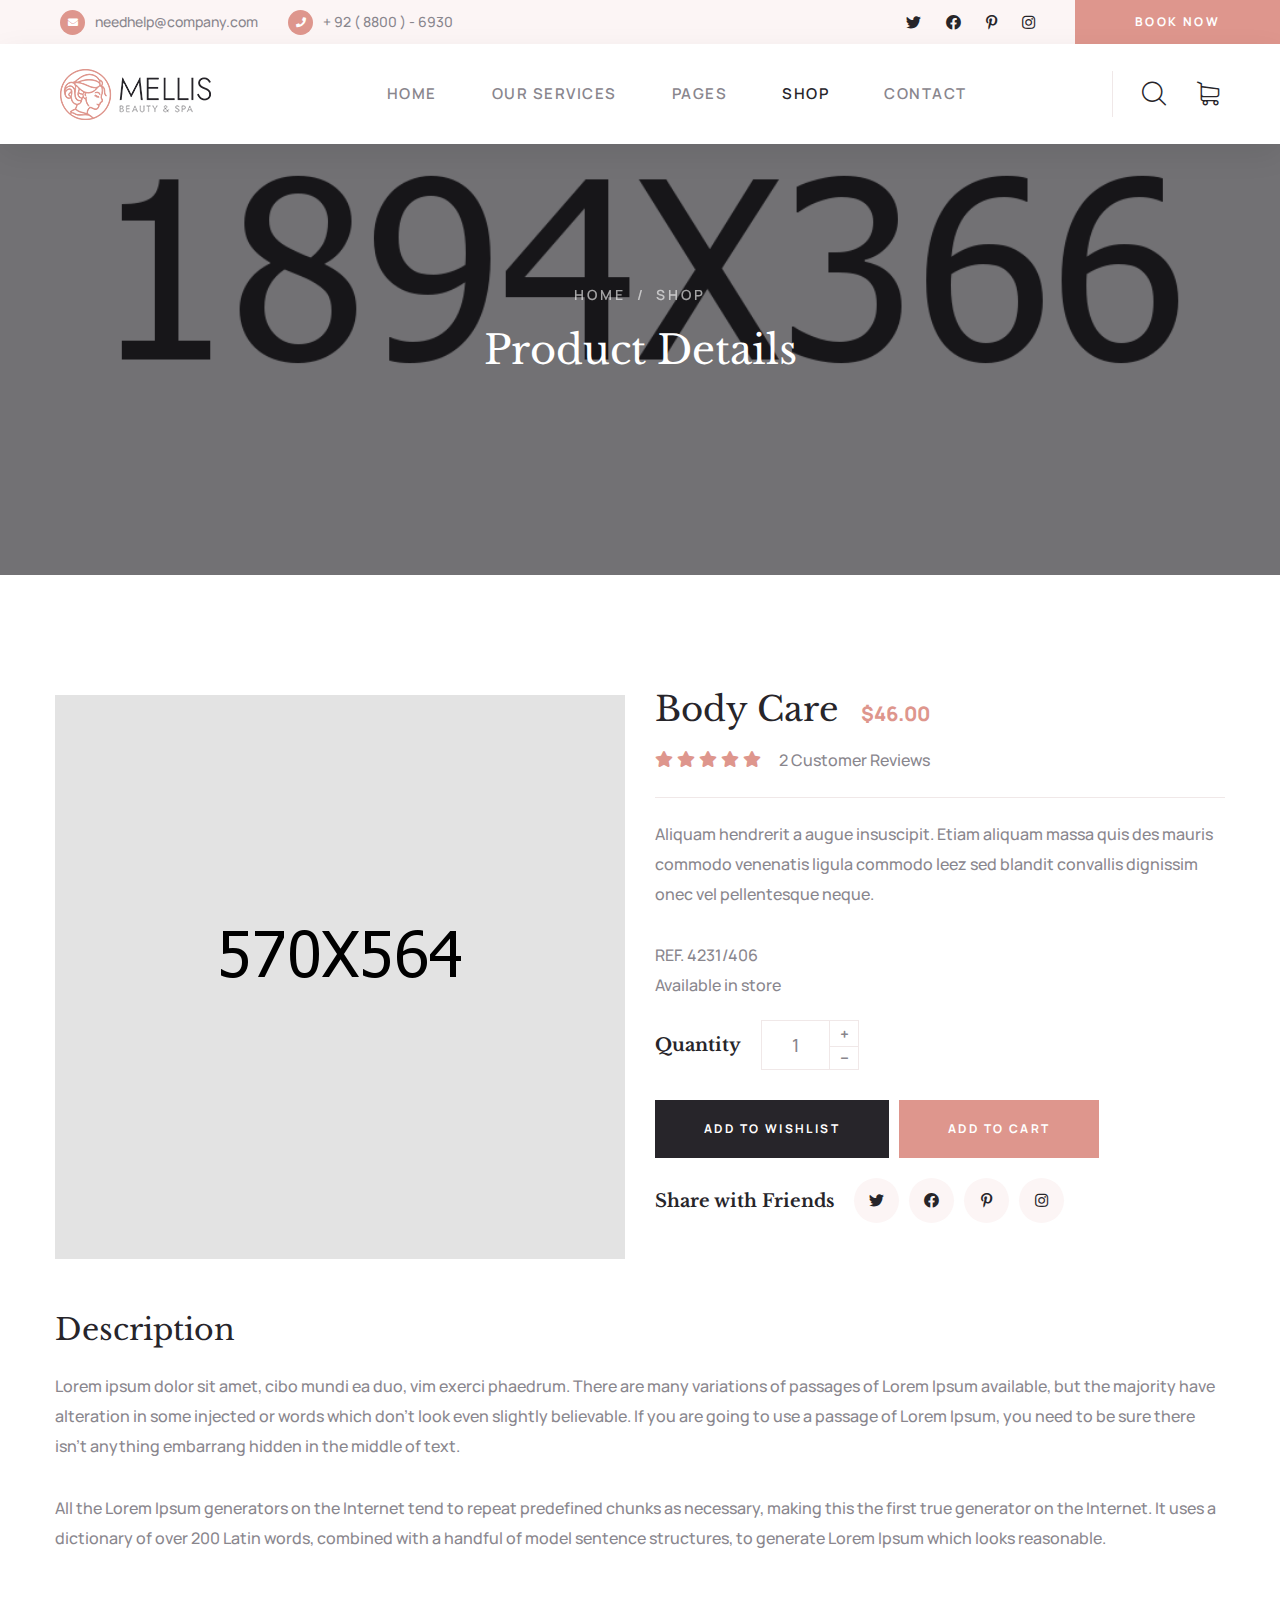
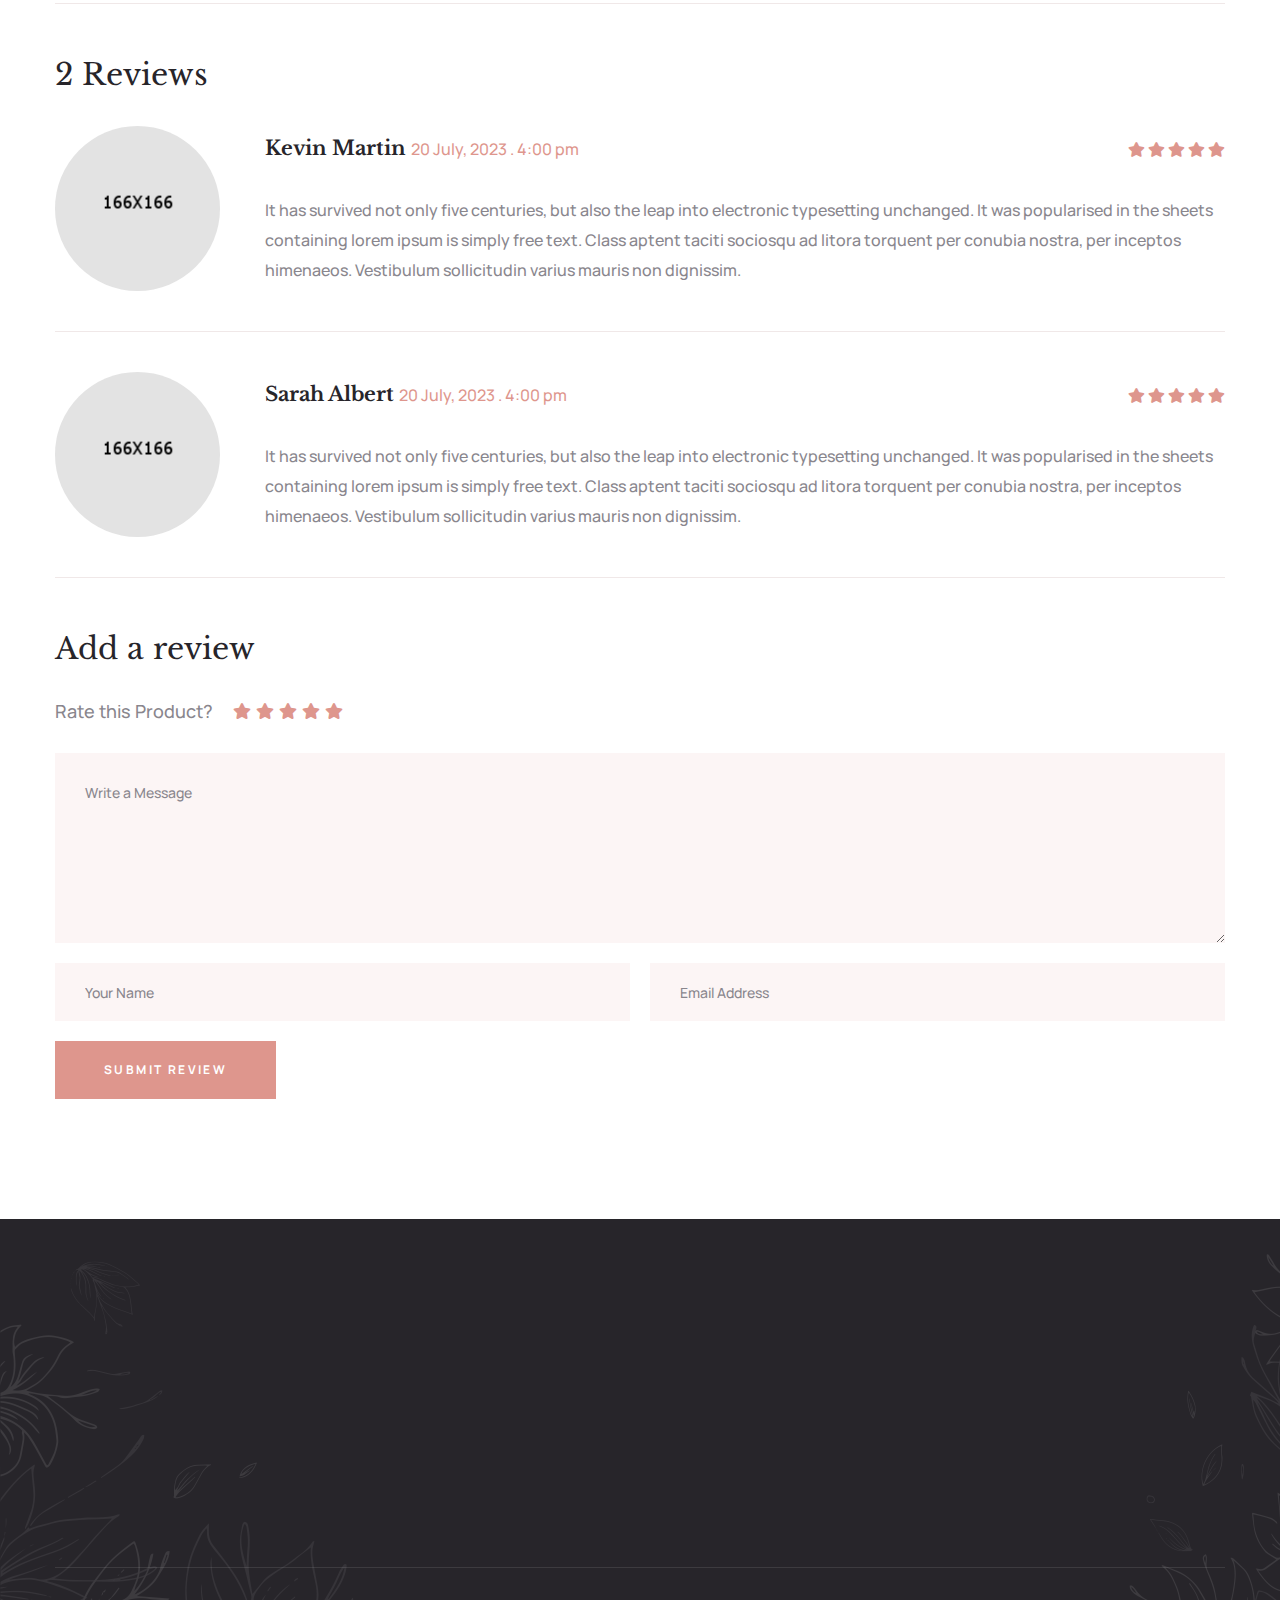
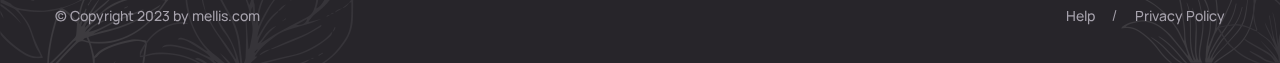
<file: product-details.html>
<!DOCTYPE html>
<html lang="en">

<head>
    <meta charset="UTF-8" />
    <meta name="viewport" content="width=device-width, initial-scale=1.0" />
    <title> Product Details || mellis || mellis HTML 5 Template </title>
    <!-- favicons Icons -->
    <link rel="apple-touch-icon" sizes="180x180" href="assets/images/favicons/apple-touch-icon.png" />
    <link rel="icon" type="image/png" sizes="32x32" href="assets/images/favicons/favicon-32x32.png" />
    <link rel="icon" type="image/png" sizes="16x16" href="assets/images/favicons/favicon-16x16.png" />
    <link rel="manifest" href="assets/images/favicons/site.webmanifest" />
    <meta name="description" content="mellis HTML 5 Template " />

    <!-- fonts -->
    <link rel="preconnect" href="https://fonts.googleapis.com">

    <link rel="preconnect" href="https://fonts.gstatic.com" crossorigin>

    <link href="https://fonts.googleapis.com/css2?family=Manrope:wght@200;300;400;500;600;700;800&display=swap"
        rel="stylesheet">

    <link href="https://fonts.googleapis.com/css2?family=Libre+Baskerville:ital,wght@0,400;0,700;1,400&display=swap"
        rel="stylesheet">

    <link href="https://fonts.googleapis.com/css2?family=Parisienne&display=swap" rel="stylesheet">

    <link rel="stylesheet" href="assets/vendors/bootstrap/css/bootstrap.min.css" />
    <link rel="stylesheet" href="assets/vendors/animate/animate.min.css" />
    <link rel="stylesheet" href="assets/vendors/animate/custom-animate.css" />
    <link rel="stylesheet" href="assets/vendors/fontawesome/css/all.min.css" />
    <link rel="stylesheet" href="assets/vendors/jarallax/jarallax.css" />
    <link rel="stylesheet" href="assets/vendors/jquery-magnific-popup/jquery.magnific-popup.css" />
    <link rel="stylesheet" href="assets/vendors/nouislider/nouislider.min.css" />
    <link rel="stylesheet" href="assets/vendors/nouislider/nouislider.pips.css" />
    <link rel="stylesheet" href="assets/vendors/odometer/odometer.min.css" />
    <link rel="stylesheet" href="assets/vendors/swiper/swiper.min.css" />
    <link rel="stylesheet" href="assets/vendors/mellis-icons/style.css">
    <link rel="stylesheet" href="assets/vendors/tiny-slider/tiny-slider.min.css" />
    <link rel="stylesheet" href="assets/vendors/reey-font/stylesheet.css" />
    <link rel="stylesheet" href="assets/vendors/owl-carousel/owl.carousel.min.css" />
    <link rel="stylesheet" href="assets/vendors/owl-carousel/owl.theme.default.min.css" />
    <link rel="stylesheet" href="assets/vendors/bxslider/jquery.bxslider.css" />
    <link rel="stylesheet" href="assets/vendors/bootstrap-select/css/bootstrap-select.min.css" />
    <link rel="stylesheet" href="assets/vendors/vegas/vegas.min.css" />
    <link rel="stylesheet" href="assets/vendors/jquery-ui/jquery-ui.css" />
    <link rel="stylesheet" href="assets/vendors/timepicker/timePicker.css" />
    <link rel="stylesheet" href="assets/vendors/twenty-twenty/twentytwenty.css" />

    <!-- template styles -->
    <link rel="stylesheet" href="assets/css/mellis.css" />
    <link rel="stylesheet" href="assets/css/mellis-responsive.css" />
</head>

<body>



    <div class="preloader">
        <div class="preloader__image"></div>
    </div>
    <!-- /.preloader -->




    <div class="page-wrapper">
        <header class="main-header">
            <div class="main-header__top">
                <div class="main-header__top-wrapper">
                    <div class="main-header__top-inner">
                        <div class="main-header__top-left">
                            <ul class="list-unstyled main-header__contact-list">
                                <li>
                                    <div class="icon">
                                        <i class="fas fa-envelope"></i>
                                    </div>
                                    <div class="text">
                                        <p><a href="needhelp@company.com">needhelp@company.com</a></p>
                                    </div>
                                </li>
                                <li>
                                    <div class="icon">
                                        <i class="fas fa-phone"></i>
                                    </div>
                                    <div class="text">
                                        <p><a href="tel:9288006930">+ 92 ( 8800 ) - 6930</a></p>
                                    </div>
                                </li>
                            </ul>
                        </div>
                        <div class="main-header__top-right">
                            <div class="main-header__social">
                                <a href="#"><i class="fab fa-twitter"></i></a>
                                <a href="#"><i class="fab fa-facebook"></i></a>
                                <a href="#"><i class="fab fa-pinterest-p"></i></a>
                                <a href="#"><i class="fab fa-instagram"></i></a>
                            </div>
                            <div class="main-header__btn-box">
                                <a href="contact.html" class="thm-btn main-header__btn">Book now</a>
                            </div>
                        </div>
                    </div>
                </div>
            </div>

            <nav class="main-menu">
                <div class="main-menu__wrapper">
                    <div class="main-menu__wrapper-inner">
                        <div class="main-menu__left">
                            <div class="main-menu__logo">
                                <a href="index.html"><img src="assets/images/resources/logo-1.png" alt=""></a>
                            </div>
                        </div>
                        <div class="main-menu__main-menu-box">
                            <a href="#" class="mobile-nav__toggler"><i class="fa fa-bars"></i></a>
                            <ul class="main-menu__list">
                                <li class="dropdown">
                                    <a href="index.html">Home </a>
                                    <ul>
                                        <li><a href="index.html">Home One</a></li>
                                        <li><a href="index2.html">Home Two</a></li>
                                        <li><a href="index3.html">Home Three</a></li>
                                        <li class="dropdown">
                                            <a href="#">Header Styles</a>
                                            <ul>
                                                <li><a href="index.html">Header One</a></li>
                                                <li><a href="index2.html">Header Two</a></li>
                                                <li><a href="index3.html">Header Three</a></li>
                                            </ul>
                                        </li>
                                    </ul>
                                </li>
                                <li class="dropdown">
                                    <a href="#">Our Services</a>
                                    <ul>
                                        <li><a href="services.html">Services</a></li>
                                        <li><a href="services-details-1.html">Service Details One</a></li>
                                        <li><a href="spa-facials.html">Spa Facials</a></li>
                                        <li><a href="massages.html">Massages</a></li>
                                        <li><a href="hydro-therapy.html">Hydro Therapy</a></li>
                                        <li><a href="thermo-stone.html">Thermo Stone</a></li>
                                        <li><a href="salt-&-aroma.html">Salt & Aroma</a></li>
                                        <li><a href="body-treatments.html">Body Treatments</a></li>
                                    </ul>
                                </li>
                                <li class="dropdown">
                                    <a href="#">Pages</a>
                                    <ul>
                                        <li><a href="team.html">Team Members</a></li>
                                        <li><a href="pricing-plans.html">Pricing Plans</a></li>
                                        <li><a href="promotions.html">Promotions</a></li>
                                        <li><a href="gallery.html">Gallery</a></li>
                                        <li><a href="client-stories.html">Client Stories</a></li>
                                        <li><a href="client-story-details.html">Client Story Details</a></li>
                                    </ul>
                                </li>
                                <li class="dropdown">
                                    <a href="#">Shop</a>
                                    <ul>
                                        <li><a href="products.html">Products</a></li>
                                        <li><a href="product-details.html">Product Details</a></li>
                                    </ul>
                                </li>
                                <li>
                                    <a href="contact.html">Contact</a>
                                </li>
                            </ul>
                        </div>
                        <div class="main-menu__right">
                            <div class="main-menu__search-cart-box">
                                <div class="main-menu__search-box">
                                    <a href="#" class="main-menu__search search-toggler icon-magnifying-glass"></a>
                                </div>
                                <div class="main-menu__cart-box">
                                    <a href="#" class="main-menu__cart icon-shopping-cart"></a>
                                </div>
                            </div>
                        </div>
                    </div>
                </div>
            </nav>
        </header>

        <div class="stricky-header stricked-menu main-menu">
            <div class="sticky-header__content"></div><!-- /.sticky-header__content -->
        </div><!-- /.stricky-header -->


        <!--Page Header Start-->
        <section class="page-header">
            <div class="page-header__bg" style="background-image: url(assets/images/backgrounds/page-header-bg.jpg);">
            </div>
            <div class="container">
                <div class="page-header__inner">
                    <ul class="thm-breadcrumb list-unstyled">
                        <li><a href="index.html">Home</a></li>
                        <li><span>/</span></li>
                        <li>Shop</li>
                    </ul>
                    <h2>Product Details</h2>
                </div>
            </div>
        </section>
        <!--Page Header End-->

        <!--Product Details Start-->
        <section class="product-details">
            <div class="container">
                <div class="row">
                    <div class="col-lg-6 col-xl-6">
                        <div class="product-details__img">
                            <img src="assets/images/shop/product-details-img-1.jpg" alt="" />
                        </div>
                    </div>
                    <div class="col-lg-6 col-xl-6">
                        <div class="product-details__top">
                            <h3 class="product-details__title">Body Care <span>$46.00</span> </h3>
                        </div>
                        <div class="product-details__reveiw">
                            <i class="fa fa-star"></i>
                            <i class="fa fa-star"></i>
                            <i class="fa fa-star"></i>
                            <i class="fa fa-star"></i>
                            <i class="fa fa-star"></i>
                            <span>2 Customer Reviews</span>
                        </div>
                        <div class="product-details__content">
                            <p class="product-details__content-text1">Aliquam hendrerit a augue insuscipit. Etiam
                                aliquam massa quis des mauris commodo venenatis ligula commodo leez sed blandit
                                convallis dignissim onec vel pellentesque neque.</p>
                            <p class="product-details__content-text2">REF. 4231/406 <br>
                                Available in store</p>
                        </div>

                        <div class="product-details__quantity">
                            <h3 class="product-details__quantity-title">Quantity</h3>
                            <div class="quantity-box">
                                <button type="button" class="sub"><i class="fa fa-minus"></i></button>
                                <input type="number" id="1" value="1" />
                                <button type="button" class="add"><i class="fa fa-plus"></i></button>
                            </div>
                        </div>


                        <div class="product-details__buttons">
                            <div class="product-details__buttons-1">
                                <a href="#" class="thm-btn">Add to Wishlist</a>
                            </div>

                            <div class="product-details__buttons-2">
                                <a href="#" class="thm-btn">Add to Cart</a>
                            </div>
                        </div>
                        <div class="product-details__social">
                            <div class="title">
                                <h3>Share with Friends</h3>
                            </div>
                            <div class="product-details__social-link">
                                <a href="#"><span class="fab fa-twitter"></span></a>
                                <a href="#"><span class="fab fa-facebook"></span></a>
                                <a href="#"><span class="fab fa-pinterest-p"></span></a>
                                <a href="#"><span class="fab fa-instagram"></span></a>
                            </div>
                        </div>
                    </div>
                </div>
            </div>
        </section>
        <!--Product Details End-->

        <!--Product Description Start-->
        <section class="product-description">
            <div class="container">
                <h3 class="product-description__title">Description</h3>
                <p class="product-description__text1">Lorem ipsum dolor sit amet, cibo mundi ea duo, vim exerci
                    phaedrum. There are many variations of passages of Lorem Ipsum available, but the majority have
                    alteration in some injected or words which don't look even slightly believable. If you are going to
                    use a passage of Lorem Ipsum, you need to be sure there isn't anything embarrang hidden in the
                    middle of text.</p>
                <p class="product-description__tex2">All the Lorem Ipsum generators on the Internet tend to repeat
                    predefined chunks as necessary, making this the first true generator on the Internet. It uses a
                    dictionary of over 200 Latin words, combined with a handful of model sentence structures, to
                    generate Lorem Ipsum which looks reasonable.</p>
            </div>
        </section>
        <!--Product Description End-->

        <!--Review One Start-->
        <section class="review-one">
            <div class="container">
                <div class="comments-area">
                    <div class="review-one__title">
                        <h3>2 Reviews</h3>
                    </div>
                    <!--Start Comment Box-->
                    <div class="comment-box">
                        <div class="comment">
                            <div class="author-thumb">
                                <figure class="thumb"><img src="assets/images/shop/review-1-1.jpg" alt="">
                                </figure>
                            </div>

                            <div class="review-one__content">
                                <div class="review-one__content-top">
                                    <div class="info">
                                        <h2>Kevin Martin <span>20 July, 2023 . 4:00 pm</span></h2>
                                    </div>
                                    <div class="reply-btn">
                                        <i class="fa fa-star"></i>
                                        <i class="fa fa-star"></i>
                                        <i class="fa fa-star"></i>
                                        <i class="fa fa-star"></i>
                                        <i class="fa fa-star"></i>
                                    </div>
                                </div>

                                <div class="review-one__content-bottom">
                                    <p>It has survived not only five centuries, but also the leap into electronic
                                        typesetting unchanged. It was popularised in the sheets containing lorem ipsum
                                        is simply free text. Class aptent taciti sociosqu ad litora torquent per conubia
                                        nostra, per inceptos himenaeos. Vestibulum sollicitudin varius mauris non
                                        dignissim.</p>
                                </div>
                            </div>
                        </div>
                    </div>
                    <!--End Comment Box-->

                    <!--Start Comment Box-->
                    <div class="comment-box">
                        <div class="comment">
                            <div class="author-thumb">
                                <figure class="thumb"><img src="assets/images/shop/review-1-2.jpg" alt="">
                                </figure>
                            </div>

                            <div class="review-one__content">
                                <div class="review-one__content-top">
                                    <div class="info">
                                        <h2>Sarah Albert <span>20 July, 2023 . 4:00 pm</span></h2>
                                    </div>
                                    <div class="reply-btn">
                                        <i class="fa fa-star"></i>
                                        <i class="fa fa-star"></i>
                                        <i class="fa fa-star"></i>
                                        <i class="fa fa-star"></i>
                                        <i class="fa fa-star"></i>
                                    </div>
                                </div>

                                <div class="review-one__content-bottom">
                                    <p>It has survived not only five centuries, but also the leap into electronic
                                        typesetting unchanged. It was popularised in the sheets containing lorem ipsum
                                        is simply free text. Class aptent taciti sociosqu ad litora torquent per conubia
                                        nostra, per inceptos himenaeos. Vestibulum sollicitudin varius mauris non
                                        dignissim.</p>
                                </div>
                            </div>
                        </div>
                    </div>
                    <!--End Comment Box-->
                </div>
            </div>
        </section>
        <!--Review One End-->

        <!--Start Review Form-->
        <section class="review-form-one">
            <div class="container">
                <div class="review-form-one__inner">
                    <h3 class="review-form-one__title">Add a review</h3>
                    <div class="review-form-one__rate-box">
                        <p class="review-form-one__rate-text">Rate this Product?</p>
                        <div class="review-form-one__rate">
                            <i class="fa fa-star"></i>
                            <i class="fa fa-star"></i>
                            <i class="fa fa-star"></i>
                            <i class="fa fa-star"></i>
                            <i class="fa fa-star"></i>
                        </div>
                    </div>
                    <form action="assets/inc/sendemail.php" class="review-form-one__form contact-form-validated"
                        novalidate="novalidate">
                        <div class="row">
                            <div class="col-xl-12">
                                <div class="review-form-one__input-box text-message-box">
                                    <textarea name="message" placeholder="Write a Message"></textarea>
                                </div>
                            </div>
                        </div>
                        <div class="row">
                            <div class="col-xl-6 col-lg-6">
                                <div class="review-form-one__input-box">
                                    <input type="text" placeholder="Your Name" name="name">
                                </div>
                            </div>
                            <div class="col-xl-6 col-lg-6">
                                <div class="review-form-one__input-box">
                                    <input type="email" placeholder="Email Address" name="email">
                                </div>
                            </div>
                        </div>
                        <div class="row">
                            <div class="col-xl-12">
                                <button type="submit" class="thm-btn review-form-one__btn">Submit review</button>
                            </div>
                        </div>
                    </form>
                    <div class="result"></div>
                </div>
            </div>
        </section>
        <!--End Review Form-->

        <!--Site Footer Start-->
        <footer class="site-footer">
            <div class="site-footer__shape-1 float-bob-x">
                <img src="assets/images/shapes/site-footer-shape-1.png" alt="">
            </div>
            <div class="site-footer__shape-2 float-bob-y">
                <img src="assets/images/shapes/site-footer-shape-2.png" alt="">
            </div>
            <div class="container">
                <div class="site-footer__top">
                    <div class="row">
                        <div class="col-xl-4 col-lg-6 col-md-6 wow fadeInUp" data-wow-delay="100ms">
                            <div class="footer-widget__column footer-widget__contact-box">
                                <div class="footer-widget__contact">
                                    <a href="mailto:needhelp@company.com">needhelp@company.com</a>
                                    <a href="tel:9288006930">+ 92 ( 8800 ) 6930</a>
                                </div>
                                <div class="footer-widget__contact-form-box">
                                    <form class="footer-widget__contact-form mc-form" data-url="MC_FORM_URL"
                                        novalidate="novalidate">
                                        <div class="footer-widget__contact-form-input-box">
                                            <input type="email" placeholder="Email address" name="EMAIL">
                                            <button type="submit" class="footer-widget__newsletter-btn"><img
                                                    src="assets/images/icon/paper-plan-icon.png" alt=""></button>
                                        </div>
                                    </form>
                                    <div class="mc-form__response"></div>
                                </div>
                            </div>
                        </div>
                        <div class="col-xl-2 col-lg-6 col-md-6 wow fadeInUp" data-wow-delay="200ms">
                            <div class="footer-widget__column footer-widget__links">
                                <div class="footer-widget__title-box">
                                    <h4 class="footer-widget__title">Links</h4>
                                </div>
                                <ul class="footer-widget__links-list list-unstyled">
                                    <li><a href="about.html">About</a></li>
                                    <li><a href="pricing-plans.html">Pricing Plans</a></li>
                                    <li><a href="promotions.html">Promotions</a></li>
                                    <li><a href="contact.html">Contact</a></li>
                                </ul>
                            </div>
                        </div>
                        <div class="col-xl-3 col-lg-6 col-md-6 wow fadeInUp" data-wow-delay="300ms">
                            <div class="footer-widget__column footer-widget__timing">
                                <div class="footer-widget__title-box">
                                    <h4 class="footer-widget__title">Timing</h4>
                                </div>
                                <ul class="footer-widget__timing-list list-unstyled">
                                    <li>Monday: 9:00 to 6:00</li>
                                    <li>Tuesday to Friday: 8:00 to 19:00</li>
                                    <li>Saturday: 8:00 to 3:30</li>
                                </ul>
                            </div>
                        </div>
                        <div class="col-xl-3 col-lg-6 col-md-6 wow fadeInUp" data-wow-delay="400ms">
                            <div class="footer-widget__column footer-widget__social-box">
                                <div class="site-footer__social">
                                    <a href="#"><i class="fab fa-twitter"></i></a>
                                    <a href="#"><i class="fab fa-facebook"></i></a>
                                    <a href="#"><i class="fab fa-pinterest-p"></i></a>
                                    <a href="#"><i class="fab fa-instagram"></i></a>
                                </div>
                                <p>66 Broklyn Golden Street <br> New York. USA</p>
                            </div>
                        </div>
                    </div>
                </div>
                <div class="site-footer__bottom">
                    <div class="row">
                        <div class="col-xl-12">
                            <div class="site-footer__bottom-inner">
                                <p class="site-footer__bottom-text">© Copyright 2023 by <a href="#">mellis.com</a></p>
                                <ul class="list-unstyled site-footer__bottom-menu">
                                    <li><a href="#">Help</a></li>
                                    <li><a href="#">Privacy Policy</a></li>
                                </ul>
                            </div>
                        </div>
                    </div>
                </div>
            </div>
        </footer>
        <!--Site Footer End-->


    </div><!-- /.page-wrapper -->


    <div class="mobile-nav__wrapper">
        <div class="mobile-nav__overlay mobile-nav__toggler"></div>
        <!-- /.mobile-nav__overlay -->
        <div class="mobile-nav__content">
            <span class="mobile-nav__close mobile-nav__toggler"><i class="fa fa-times"></i></span>

            <div class="logo-box">
                <a href="index.html" aria-label="logo image"><img src="assets/images/resources/logo-3.png" width="90"
                        alt="" /></a>
            </div>
            <!-- /.logo-box -->
            <div class="mobile-nav__container"></div>
            <!-- /.mobile-nav__container -->

            <ul class="mobile-nav__contact list-unstyled">
                <li>
                    <i class="fa fa-envelope"></i>
                    <a href="mailto:needhelp@packageName__.com">needhelp@mellis.com</a>
                </li>
                <li>
                    <i class="fa fa-phone-alt"></i>
                    <a href="tel:666-888-0000">666 888 0000</a>
                </li>
            </ul><!-- /.mobile-nav__contact -->
            <div class="mobile-nav__top">
                <div class="mobile-nav__social">
                    <a href="#" class="fab fa-twitter"></a>
                    <a href="#" class="fab fa-facebook-square"></a>
                    <a href="#" class="fab fa-pinterest-p"></a>
                    <a href="#" class="fab fa-instagram"></a>
                </div><!-- /.mobile-nav__social -->
            </div><!-- /.mobile-nav__top -->



        </div>
        <!-- /.mobile-nav__content -->
    </div>
    <!-- /.mobile-nav__wrapper -->

    <div class="search-popup">
        <div class="search-popup__overlay search-toggler"></div>
        <!-- /.search-popup__overlay -->
        <div class="search-popup__content">
            <form action="#">
                <label for="search" class="sr-only">search here</label><!-- /.sr-only -->
                <input type="text" id="search" placeholder="Search Here..." />
                <button type="submit" aria-label="search submit" class="thm-btn">
                    <i class="icon-magnifying-glass"></i>
                </button>
            </form>
        </div>
        <!-- /.search-popup__content -->
    </div>
    <!-- /.search-popup -->

    <a href="#" data-target="html" class="scroll-to-target scroll-to-top"><i class="fa fa-angle-up"></i></a>


    <script src="assets/vendors/jquery/jquery-3.6.0.min.js"></script>
    <script src="assets/vendors/bootstrap/js/bootstrap.bundle.min.js"></script>
    <script src="assets/vendors/jarallax/jarallax.min.js"></script>
    <script src="assets/vendors/jquery-ajaxchimp/jquery.ajaxchimp.min.js"></script>
    <script src="assets/vendors/jquery-appear/jquery.appear.min.js"></script>
    <script src="assets/vendors/jquery-circle-progress/jquery.circle-progress.min.js"></script>
    <script src="assets/vendors/jquery-magnific-popup/jquery.magnific-popup.min.js"></script>
    <script src="assets/vendors/jquery-validate/jquery.validate.min.js"></script>
    <script src="assets/vendors/nouislider/nouislider.min.js"></script>
    <script src="assets/vendors/odometer/odometer.min.js"></script>
    <script src="assets/vendors/swiper/swiper.min.js"></script>
    <script src="assets/vendors/tiny-slider/tiny-slider.min.js"></script>
    <script src="assets/vendors/wnumb/wNumb.min.js"></script>
    <script src="assets/vendors/wow/wow.js"></script>
    <script src="assets/vendors/isotope/isotope.js"></script>
    <script src="assets/vendors/countdown/countdown.min.js"></script>
    <script src="assets/vendors/owl-carousel/owl.carousel.min.js"></script>
    <script src="assets/vendors/bxslider/jquery.bxslider.min.js"></script>
    <script src="assets/vendors/bootstrap-select/js/bootstrap-select.min.js"></script>
    <script src="assets/vendors/vegas/vegas.min.js"></script>
    <script src="assets/vendors/jquery-ui/jquery-ui.js"></script>
    <script src="assets/vendors/timepicker/timePicker.js"></script>
    <script src="assets/vendors/circleType/jquery.circleType.js"></script>
    <script src="assets/vendors/circleType/jquery.lettering.min.js"></script>
    <script src="assets/vendors/sidebar-content/jquery-sidebar-content.js"></script>
    <script src="assets/vendors/twenty-twenty/twentytwenty.js"></script>
    <script src="assets/vendors/twenty-twenty/jquery.event.move.js"></script>




    <!-- template js -->
    <script src="assets/js//mellis.js"></script>
</body>

</html>
</file>
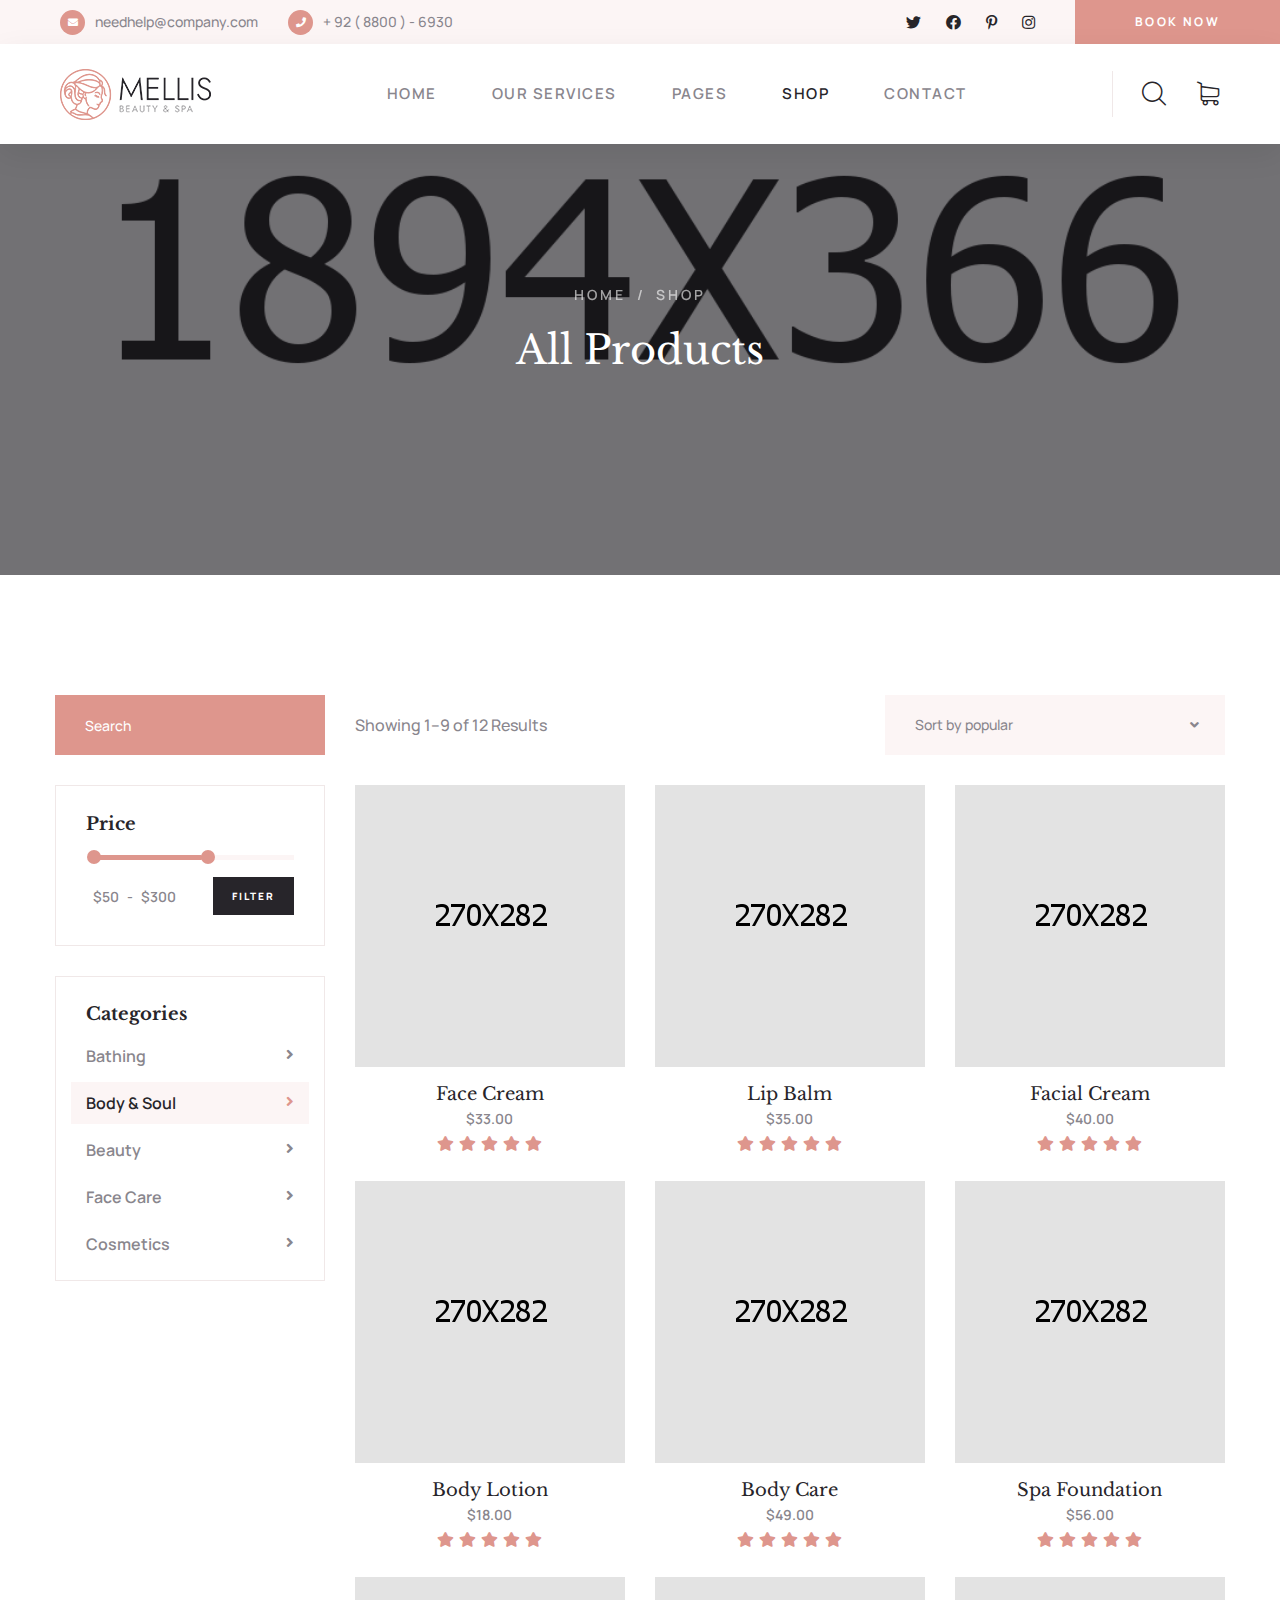
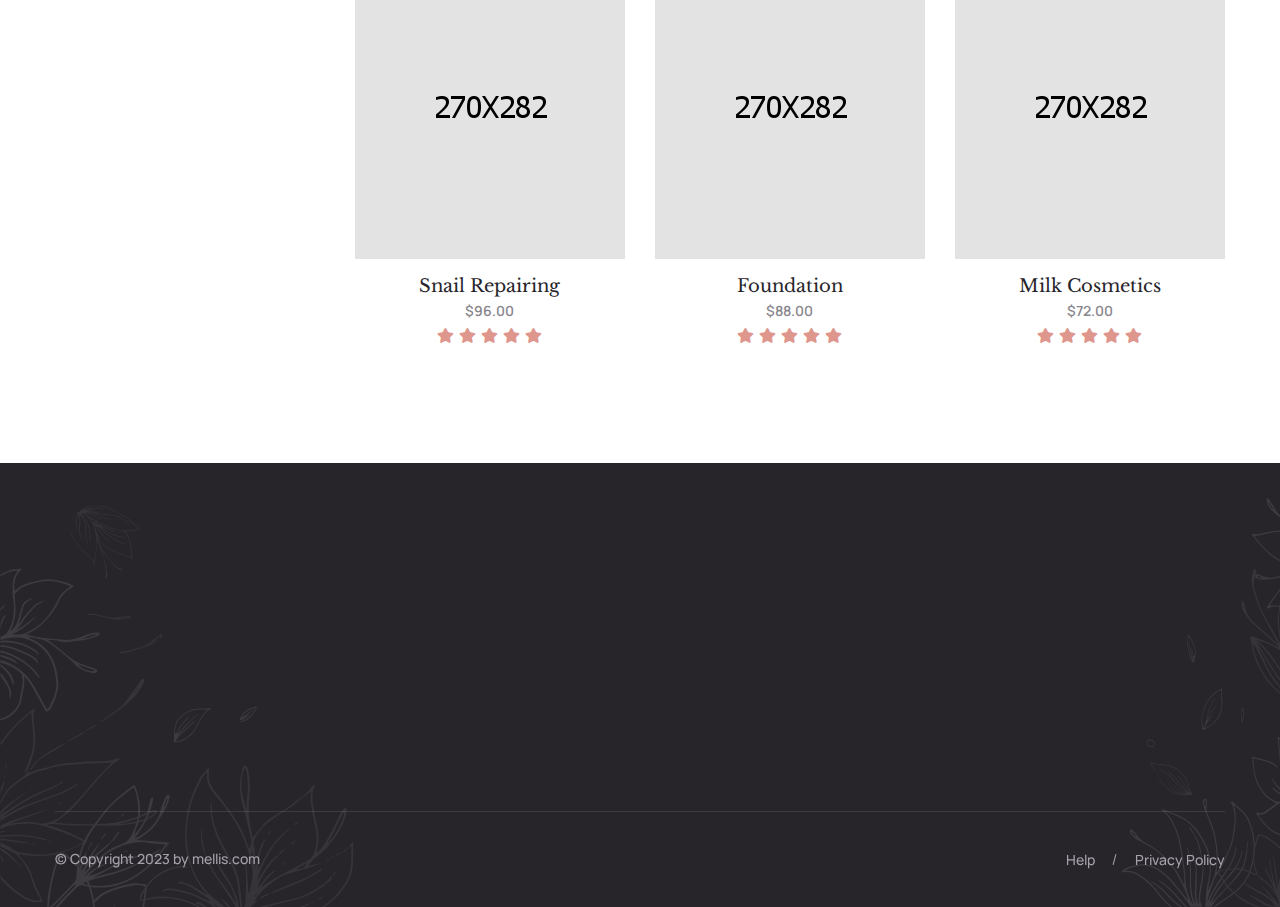
<file: products.html>
<!DOCTYPE html>
<html lang="en">

<head>
    <meta charset="UTF-8" />
    <meta name="viewport" content="width=device-width, initial-scale=1.0" />
    <title> Products || mellis || mellis HTML 5 Template </title>
    <!-- favicons Icons -->
    <link rel="apple-touch-icon" sizes="180x180" href="assets/images/favicons/apple-touch-icon.png" />
    <link rel="icon" type="image/png" sizes="32x32" href="assets/images/favicons/favicon-32x32.png" />
    <link rel="icon" type="image/png" sizes="16x16" href="assets/images/favicons/favicon-16x16.png" />
    <link rel="manifest" href="assets/images/favicons/site.webmanifest" />
    <meta name="description" content="mellis HTML 5 Template " />

    <!-- fonts -->
    <link rel="preconnect" href="https://fonts.googleapis.com">

    <link rel="preconnect" href="https://fonts.gstatic.com" crossorigin>

    <link href="https://fonts.googleapis.com/css2?family=Manrope:wght@200;300;400;500;600;700;800&display=swap"
        rel="stylesheet">

    <link href="https://fonts.googleapis.com/css2?family=Libre+Baskerville:ital,wght@0,400;0,700;1,400&display=swap"
        rel="stylesheet">

    <link href="https://fonts.googleapis.com/css2?family=Parisienne&display=swap" rel="stylesheet">

    <link rel="stylesheet" href="assets/vendors/bootstrap/css/bootstrap.min.css" />
    <link rel="stylesheet" href="assets/vendors/animate/animate.min.css" />
    <link rel="stylesheet" href="assets/vendors/animate/custom-animate.css" />
    <link rel="stylesheet" href="assets/vendors/fontawesome/css/all.min.css" />
    <link rel="stylesheet" href="assets/vendors/jarallax/jarallax.css" />
    <link rel="stylesheet" href="assets/vendors/jquery-magnific-popup/jquery.magnific-popup.css" />
    <link rel="stylesheet" href="assets/vendors/nouislider/nouislider.min.css" />
    <link rel="stylesheet" href="assets/vendors/nouislider/nouislider.pips.css" />
    <link rel="stylesheet" href="assets/vendors/odometer/odometer.min.css" />
    <link rel="stylesheet" href="assets/vendors/swiper/swiper.min.css" />
    <link rel="stylesheet" href="assets/vendors/mellis-icons/style.css">
    <link rel="stylesheet" href="assets/vendors/tiny-slider/tiny-slider.min.css" />
    <link rel="stylesheet" href="assets/vendors/reey-font/stylesheet.css" />
    <link rel="stylesheet" href="assets/vendors/owl-carousel/owl.carousel.min.css" />
    <link rel="stylesheet" href="assets/vendors/owl-carousel/owl.theme.default.min.css" />
    <link rel="stylesheet" href="assets/vendors/bxslider/jquery.bxslider.css" />
    <link rel="stylesheet" href="assets/vendors/bootstrap-select/css/bootstrap-select.min.css" />
    <link rel="stylesheet" href="assets/vendors/vegas/vegas.min.css" />
    <link rel="stylesheet" href="assets/vendors/jquery-ui/jquery-ui.css" />
    <link rel="stylesheet" href="assets/vendors/timepicker/timePicker.css" />
    <link rel="stylesheet" href="assets/vendors/twenty-twenty/twentytwenty.css" />

    <!-- template styles -->
    <link rel="stylesheet" href="assets/css/mellis.css" />
    <link rel="stylesheet" href="assets/css/mellis-responsive.css" />
</head>

<body>



    <div class="preloader">
        <div class="preloader__image"></div>
    </div>
    <!-- /.preloader -->




    <div class="page-wrapper">
        <header class="main-header">
            <div class="main-header__top">
                <div class="main-header__top-wrapper">
                    <div class="main-header__top-inner">
                        <div class="main-header__top-left">
                            <ul class="list-unstyled main-header__contact-list">
                                <li>
                                    <div class="icon">
                                        <i class="fas fa-envelope"></i>
                                    </div>
                                    <div class="text">
                                        <p><a href="needhelp@company.com">needhelp@company.com</a></p>
                                    </div>
                                </li>
                                <li>
                                    <div class="icon">
                                        <i class="fas fa-phone"></i>
                                    </div>
                                    <div class="text">
                                        <p><a href="tel:9288006930">+ 92 ( 8800 ) - 6930</a></p>
                                    </div>
                                </li>
                            </ul>
                        </div>
                        <div class="main-header__top-right">
                            <div class="main-header__social">
                                <a href="#"><i class="fab fa-twitter"></i></a>
                                <a href="#"><i class="fab fa-facebook"></i></a>
                                <a href="#"><i class="fab fa-pinterest-p"></i></a>
                                <a href="#"><i class="fab fa-instagram"></i></a>
                            </div>
                            <div class="main-header__btn-box">
                                <a href="contact.html" class="thm-btn main-header__btn">Book now</a>
                            </div>
                        </div>
                    </div>
                </div>
            </div>

            <nav class="main-menu">
                <div class="main-menu__wrapper">
                    <div class="main-menu__wrapper-inner">
                        <div class="main-menu__left">
                            <div class="main-menu__logo">
                                <a href="index.html"><img src="assets/images/resources/logo-1.png" alt=""></a>
                            </div>
                        </div>
                        <div class="main-menu__main-menu-box">
                            <a href="#" class="mobile-nav__toggler"><i class="fa fa-bars"></i></a>
                            <ul class="main-menu__list">
                                <li class="dropdown">
                                    <a href="index.html">Home </a>
                                    <ul>
                                        <li><a href="index.html">Home One</a></li>
                                        <li><a href="index2.html">Home Two</a></li>
                                        <li><a href="index3.html">Home Three</a></li>
                                        <li class="dropdown">
                                            <a href="#">Header Styles</a>
                                            <ul>
                                                <li><a href="index.html">Header One</a></li>
                                                <li><a href="index2.html">Header Two</a></li>
                                                <li><a href="index3.html">Header Three</a></li>
                                            </ul>
                                        </li>
                                    </ul>
                                </li>
                                <li class="dropdown">
                                    <a href="#">Our Services</a>
                                    <ul>
                                        <li><a href="services.html">Services</a></li>
                                        <li><a href="services-details-1.html">Service Details One</a></li>
                                        <li><a href="spa-facials.html">Spa Facials</a></li>
                                        <li><a href="massages.html">Massages</a></li>
                                        <li><a href="hydro-therapy.html">Hydro Therapy</a></li>
                                        <li><a href="thermo-stone.html">Thermo Stone</a></li>
                                        <li><a href="salt-&-aroma.html">Salt & Aroma</a></li>
                                        <li><a href="body-treatments.html">Body Treatments</a></li>
                                    </ul>
                                </li>
                                <li class="dropdown">
                                    <a href="#">Pages</a>
                                    <ul>
                                        <li><a href="team.html">Team Members</a></li>
                                        <li><a href="pricing-plans.html">Pricing Plans</a></li>
                                        <li><a href="promotions.html">Promotions</a></li>
                                        <li><a href="gallery.html">Gallery</a></li>
                                        <li><a href="client-stories.html">Client Stories</a></li>
                                        <li><a href="client-story-details.html">Client Story Details</a></li>
                                    </ul>
                                </li>
                                <li class="dropdown">
                                    <a href="#">Shop</a>
                                    <ul>
                                        <li><a href="products.html">Products</a></li>
                                        <li><a href="product-details.html">Product Details</a></li>
                                    </ul>
                                </li>
                                <li>
                                    <a href="contact.html">Contact</a>
                                </li>
                            </ul>
                        </div>
                        <div class="main-menu__right">
                            <div class="main-menu__search-cart-box">
                                <div class="main-menu__search-box">
                                    <a href="#" class="main-menu__search search-toggler icon-magnifying-glass"></a>
                                </div>
                                <div class="main-menu__cart-box">
                                    <a href="#" class="main-menu__cart icon-shopping-cart"></a>
                                </div>
                            </div>
                        </div>
                    </div>
                </div>
            </nav>
        </header>

        <div class="stricky-header stricked-menu main-menu">
            <div class="sticky-header__content"></div><!-- /.sticky-header__content -->
        </div><!-- /.stricky-header -->


        <!--Page Header Start-->
        <section class="page-header">
            <div class="page-header__bg" style="background-image: url(assets/images/backgrounds/page-header-bg.jpg);">
            </div>
            <div class="container">
                <div class="page-header__inner">
                    <ul class="thm-breadcrumb list-unstyled">
                        <li><a href="index.html">Home</a></li>
                        <li><span>/</span></li>
                        <li>Shop</li>
                    </ul>
                    <h2>All Products</h2>
                </div>
            </div>
        </section>
        <!--Page Header End-->

        <!--Product Start-->
        <section class="product">
            <div class="container">
                <div class="row">
                    <div class="col-xl-3 col-lg-3">
                        <div class="product__sidebar">
                            <div class="shop-search product__sidebar-single">
                                <form action="#">
                                    <input type="text" placeholder="Search">
                                </form>
                            </div>
                            <div class="product__price-ranger product__sidebar-single">
                                <h3 class="product__sidebar-title">Price</h3>
                                <div class="price-ranger">
                                    <div id="slider-range"></div>
                                    <div class="ranger-min-max-block">
                                        <input type="text" readonly class="min">
                                        <span>-</span>
                                        <input type="text" readonly class="max">
                                        <input type="submit" value="Filter">
                                    </div>
                                </div>
                            </div>
                            <div class="shop-category product__sidebar-single">
                                <h3 class="product__sidebar-title">Categories</h3>
                                <ul class="list-unstyled">
                                    <li><a href="#">Bathing</a></li>
                                    <li class="active"><a href="#">Body & Soul</a></li>
                                    <li><a href="#">Beauty</a></li>
                                    <li><a href="#">Face Care</a></li>
                                    <li><a href="#">Cosmetics</a></li>
                                </ul>
                            </div>
                        </div>
                    </div>
                    <div class="col-xl-9 col-lg-9">
                        <div class="product__items">
                            <div class="row">
                                <div class="col-xl-12">
                                    <div class="product__showing-result">
                                        <div class="product__showing-text-box">
                                            <p class="product__showing-text">Showing 1–9 of 12 Results</p>
                                        </div>
                                        <div class="product__showing-sort">
                                            <select class="selectpicker" aria-label="Default select example">
                                                <option selected>Sort by popular</option>
                                                <option value="1">Sort by popular-01</option>
                                                <option value="2">Sort by popular-02</option>
                                                <option value="3">Sort by popular-03</option>
                                            </select>
                                        </div>
                                    </div>
                                </div>
                            </div>
                            <div class="product__all">
                                <div class="row">
                                    <!--Product All Single Start-->
                                    <div class="col-xl-4 col-lg-4 col-md-6">
                                        <div class="product__all-single">
                                            <div class="product__all-img">
                                                <img src="assets/images/shop/shop-product-1-1.jpg" alt="">
                                                <div class="product__all-btn-box">
                                                    <a href="#" class="thm-btn product__all-btn">Add to
                                                        Cart</a>
                                                </div>
                                            </div>
                                            <div class="product__all-content">
                                                <h4 class="product__all-title"><a href="product-details.html">Face
                                                        Cream</a></h4>
                                                <p class="product__all-price">$33.00</p>
                                                <div class="product__all-review">
                                                    <i class="fa fa-star"></i>
                                                    <i class="fa fa-star"></i>
                                                    <i class="fa fa-star"></i>
                                                    <i class="fa fa-star"></i>
                                                    <i class="fa fa-star"></i>
                                                </div>
                                            </div>
                                        </div>
                                    </div>
                                    <!--Product All Single End-->
                                    <!--Product All Single Start-->
                                    <div class="col-xl-4 col-lg-4 col-md-6">
                                        <div class="product__all-single">
                                            <div class="product__all-img">
                                                <img src="assets/images/shop/shop-product-1-2.jpg" alt="">
                                                <div class="product__all-btn-box">
                                                    <a href="#" class="thm-btn product__all-btn">Add to
                                                        Cart</a>
                                                </div>
                                            </div>
                                            <div class="product__all-content">
                                                <h4 class="product__all-title"><a href="product-details.html">Lip
                                                        Balm</a></h4>
                                                <p class="product__all-price">$35.00</p>
                                                <div class="product__all-review">
                                                    <i class="fa fa-star"></i>
                                                    <i class="fa fa-star"></i>
                                                    <i class="fa fa-star"></i>
                                                    <i class="fa fa-star"></i>
                                                    <i class="fa fa-star"></i>
                                                </div>
                                            </div>
                                        </div>
                                    </div>
                                    <!--Product All Single End-->
                                    <!--Product All Single Start-->
                                    <div class="col-xl-4 col-lg-4 col-md-6">
                                        <div class="product__all-single">
                                            <div class="product__all-img">
                                                <img src="assets/images/shop/shop-product-1-3.jpg" alt="">
                                                <div class="product__all-btn-box">
                                                    <a href="#" class="thm-btn product__all-btn">Add to
                                                        Cart</a>
                                                </div>
                                            </div>
                                            <div class="product__all-content">
                                                <h4 class="product__all-title"><a href="product-details.html">Facial
                                                        Cream</a></h4>
                                                <p class="product__all-price">$40.00</p>
                                                <div class="product__all-review">
                                                    <i class="fa fa-star"></i>
                                                    <i class="fa fa-star"></i>
                                                    <i class="fa fa-star"></i>
                                                    <i class="fa fa-star"></i>
                                                    <i class="fa fa-star"></i>
                                                </div>
                                            </div>
                                        </div>
                                    </div>
                                    <!--Product All Single End-->
                                    <!--Product All Single Start-->
                                    <div class="col-xl-4 col-lg-4 col-md-6">
                                        <div class="product__all-single">
                                            <div class="product__all-img">
                                                <img src="assets/images/shop/shop-product-1-4.jpg" alt="">
                                                <div class="product__all-btn-box">
                                                    <a href="#" class="thm-btn product__all-btn">Add to
                                                        Cart</a>
                                                </div>
                                            </div>
                                            <div class="product__all-content">
                                                <h4 class="product__all-title"><a href="product-details.html">Body
                                                        Lotion</a></h4>
                                                <p class="product__all-price">$18.00</p>
                                                <div class="product__all-review">
                                                    <i class="fa fa-star"></i>
                                                    <i class="fa fa-star"></i>
                                                    <i class="fa fa-star"></i>
                                                    <i class="fa fa-star"></i>
                                                    <i class="fa fa-star"></i>
                                                </div>
                                            </div>
                                        </div>
                                    </div>
                                    <!--Product All Single End-->
                                    <!--Product All Single Start-->
                                    <div class="col-xl-4 col-lg-4 col-md-6">
                                        <div class="product__all-single">
                                            <div class="product__all-img">
                                                <img src="assets/images/shop/shop-product-1-5.jpg" alt="">
                                                <div class="product__all-btn-box">
                                                    <a href="#" class="thm-btn product__all-btn">Add to
                                                        Cart</a>
                                                </div>
                                            </div>
                                            <div class="product__all-content">
                                                <h4 class="product__all-title"><a href="product-details.html">Body
                                                        Care</a></h4>
                                                <p class="product__all-price">$49.00</p>
                                                <div class="product__all-review">
                                                    <i class="fa fa-star"></i>
                                                    <i class="fa fa-star"></i>
                                                    <i class="fa fa-star"></i>
                                                    <i class="fa fa-star"></i>
                                                    <i class="fa fa-star"></i>
                                                </div>
                                            </div>
                                        </div>
                                    </div>
                                    <!--Product All Single End-->
                                    <!--Product All Single Start-->
                                    <div class="col-xl-4 col-lg-4 col-md-6">
                                        <div class="product__all-single">
                                            <div class="product__all-img">
                                                <img src="assets/images/shop/shop-product-1-6.jpg" alt="">
                                                <div class="product__all-btn-box">
                                                    <a href="#" class="thm-btn product__all-btn">Add to
                                                        Cart</a>
                                                </div>
                                            </div>
                                            <div class="product__all-content">
                                                <h4 class="product__all-title"><a href="product-details.html">Spa
                                                        Foundation</a></h4>
                                                <p class="product__all-price">$56.00</p>
                                                <div class="product__all-review">
                                                    <i class="fa fa-star"></i>
                                                    <i class="fa fa-star"></i>
                                                    <i class="fa fa-star"></i>
                                                    <i class="fa fa-star"></i>
                                                    <i class="fa fa-star"></i>
                                                </div>
                                            </div>
                                        </div>
                                    </div>
                                    <!--Product All Single End-->
                                    <!--Product All Single Start-->
                                    <div class="col-xl-4 col-lg-4 col-md-6">
                                        <div class="product__all-single">
                                            <div class="product__all-img">
                                                <img src="assets/images/shop/shop-product-1-7.jpg" alt="">
                                                <div class="product__all-btn-box">
                                                    <a href="#" class="thm-btn product__all-btn">Add to
                                                        Cart</a>
                                                </div>
                                            </div>
                                            <div class="product__all-content">
                                                <h4 class="product__all-title"><a href="product-details.html">Snail
                                                        Repairing</a></h4>
                                                <p class="product__all-price">$96.00</p>
                                                <div class="product__all-review">
                                                    <i class="fa fa-star"></i>
                                                    <i class="fa fa-star"></i>
                                                    <i class="fa fa-star"></i>
                                                    <i class="fa fa-star"></i>
                                                    <i class="fa fa-star"></i>
                                                </div>
                                            </div>
                                        </div>
                                    </div>
                                    <!--Product All Single End-->
                                    <!--Product All Single Start-->
                                    <div class="col-xl-4 col-lg-4 col-md-6">
                                        <div class="product__all-single">
                                            <div class="product__all-img">
                                                <img src="assets/images/shop/shop-product-1-8.jpg" alt="">
                                                <div class="product__all-btn-box">
                                                    <a href="#" class="thm-btn product__all-btn">Add to
                                                        Cart</a>
                                                </div>
                                            </div>
                                            <div class="product__all-content">
                                                <h4 class="product__all-title"><a
                                                        href="product-details.html">Foundation</a></h4>
                                                <p class="product__all-price">$88.00</p>
                                                <div class="product__all-review">
                                                    <i class="fa fa-star"></i>
                                                    <i class="fa fa-star"></i>
                                                    <i class="fa fa-star"></i>
                                                    <i class="fa fa-star"></i>
                                                    <i class="fa fa-star"></i>
                                                </div>
                                            </div>
                                        </div>
                                    </div>
                                    <!--Product All Single End-->
                                    <!--Product All Single Start-->
                                    <div class="col-xl-4 col-lg-4 col-md-6">
                                        <div class="product__all-single">
                                            <div class="product__all-img">
                                                <img src="assets/images/shop/shop-product-1-9.jpg" alt="">
                                                <div class="product__all-btn-box">
                                                    <a href="#" class="thm-btn product__all-btn">Add to
                                                        Cart</a>
                                                </div>
                                            </div>
                                            <div class="product__all-content">
                                                <h4 class="product__all-title"><a href="product-details.html">Milk
                                                        Cosmetics</a></h4>
                                                <p class="product__all-price">$72.00</p>
                                                <div class="product__all-review">
                                                    <i class="fa fa-star"></i>
                                                    <i class="fa fa-star"></i>
                                                    <i class="fa fa-star"></i>
                                                    <i class="fa fa-star"></i>
                                                    <i class="fa fa-star"></i>
                                                </div>
                                            </div>
                                        </div>
                                    </div>
                                    <!--Product All Single End-->
                                </div>
                            </div>
                        </div>
                    </div>
                </div>
            </div>
        </section>
        <!--Product End-->

        <!--Site Footer Start-->
        <footer class="site-footer">
            <div class="site-footer__shape-1 float-bob-x">
                <img src="assets/images/shapes/site-footer-shape-1.png" alt="">
            </div>
            <div class="site-footer__shape-2 float-bob-y">
                <img src="assets/images/shapes/site-footer-shape-2.png" alt="">
            </div>
            <div class="container">
                <div class="site-footer__top">
                    <div class="row">
                        <div class="col-xl-4 col-lg-6 col-md-6 wow fadeInUp" data-wow-delay="100ms">
                            <div class="footer-widget__column footer-widget__contact-box">
                                <div class="footer-widget__contact">
                                    <a href="mailto:needhelp@company.com">needhelp@company.com</a>
                                    <a href="tel:9288006930">+ 92 ( 8800 ) 6930</a>
                                </div>
                                <div class="footer-widget__contact-form-box">
                                    <form class="footer-widget__contact-form mc-form" data-url="MC_FORM_URL"
                                        novalidate="novalidate">
                                        <div class="footer-widget__contact-form-input-box">
                                            <input type="email" placeholder="Email address" name="EMAIL">
                                            <button type="submit" class="footer-widget__newsletter-btn"><img
                                                    src="assets/images/icon/paper-plan-icon.png" alt=""></button>
                                        </div>
                                    </form>
                                    <div class="mc-form__response"></div>
                                </div>
                            </div>
                        </div>
                        <div class="col-xl-2 col-lg-6 col-md-6 wow fadeInUp" data-wow-delay="200ms">
                            <div class="footer-widget__column footer-widget__links">
                                <div class="footer-widget__title-box">
                                    <h4 class="footer-widget__title">Links</h4>
                                </div>
                                <ul class="footer-widget__links-list list-unstyled">
                                    <li><a href="about.html">About</a></li>
                                    <li><a href="pricing-plans.html">Pricing Plans</a></li>
                                    <li><a href="promotions.html">Promotions</a></li>
                                    <li><a href="contact.html">Contact</a></li>
                                </ul>
                            </div>
                        </div>
                        <div class="col-xl-3 col-lg-6 col-md-6 wow fadeInUp" data-wow-delay="300ms">
                            <div class="footer-widget__column footer-widget__timing">
                                <div class="footer-widget__title-box">
                                    <h4 class="footer-widget__title">Timing</h4>
                                </div>
                                <ul class="footer-widget__timing-list list-unstyled">
                                    <li>Monday: 9:00 to 6:00</li>
                                    <li>Tuesday to Friday: 8:00 to 19:00</li>
                                    <li>Saturday: 8:00 to 3:30</li>
                                </ul>
                            </div>
                        </div>
                        <div class="col-xl-3 col-lg-6 col-md-6 wow fadeInUp" data-wow-delay="400ms">
                            <div class="footer-widget__column footer-widget__social-box">
                                <div class="site-footer__social">
                                    <a href="#"><i class="fab fa-twitter"></i></a>
                                    <a href="#"><i class="fab fa-facebook"></i></a>
                                    <a href="#"><i class="fab fa-pinterest-p"></i></a>
                                    <a href="#"><i class="fab fa-instagram"></i></a>
                                </div>
                                <p>66 Broklyn Golden Street <br> New York. USA</p>
                            </div>
                        </div>
                    </div>
                </div>
                <div class="site-footer__bottom">
                    <div class="row">
                        <div class="col-xl-12">
                            <div class="site-footer__bottom-inner">
                                <p class="site-footer__bottom-text">© Copyright 2023 by <a href="#">mellis.com</a></p>
                                <ul class="list-unstyled site-footer__bottom-menu">
                                    <li><a href="#">Help</a></li>
                                    <li><a href="#">Privacy Policy</a></li>
                                </ul>
                            </div>
                        </div>
                    </div>
                </div>
            </div>
        </footer>
        <!--Site Footer End-->


    </div><!-- /.page-wrapper -->


    <div class="mobile-nav__wrapper">
        <div class="mobile-nav__overlay mobile-nav__toggler"></div>
        <!-- /.mobile-nav__overlay -->
        <div class="mobile-nav__content">
            <span class="mobile-nav__close mobile-nav__toggler"><i class="fa fa-times"></i></span>

            <div class="logo-box">
                <a href="index.html" aria-label="logo image"><img src="assets/images/resources/logo-3.png" width="90"
                        alt="" /></a>
            </div>
            <!-- /.logo-box -->
            <div class="mobile-nav__container"></div>
            <!-- /.mobile-nav__container -->

            <ul class="mobile-nav__contact list-unstyled">
                <li>
                    <i class="fa fa-envelope"></i>
                    <a href="mailto:needhelp@packageName__.com">needhelp@mellis.com</a>
                </li>
                <li>
                    <i class="fa fa-phone-alt"></i>
                    <a href="tel:666-888-0000">666 888 0000</a>
                </li>
            </ul><!-- /.mobile-nav__contact -->
            <div class="mobile-nav__top">
                <div class="mobile-nav__social">
                    <a href="#" class="fab fa-twitter"></a>
                    <a href="#" class="fab fa-facebook-square"></a>
                    <a href="#" class="fab fa-pinterest-p"></a>
                    <a href="#" class="fab fa-instagram"></a>
                </div><!-- /.mobile-nav__social -->
            </div><!-- /.mobile-nav__top -->



        </div>
        <!-- /.mobile-nav__content -->
    </div>
    <!-- /.mobile-nav__wrapper -->

    <div class="search-popup">
        <div class="search-popup__overlay search-toggler"></div>
        <!-- /.search-popup__overlay -->
        <div class="search-popup__content">
            <form action="#">
                <label for="search" class="sr-only">search here</label><!-- /.sr-only -->
                <input type="text" id="search" placeholder="Search Here..." />
                <button type="submit" aria-label="search submit" class="thm-btn">
                    <i class="icon-magnifying-glass"></i>
                </button>
            </form>
        </div>
        <!-- /.search-popup__content -->
    </div>
    <!-- /.search-popup -->

    <a href="#" data-target="html" class="scroll-to-target scroll-to-top"><i class="fa fa-angle-up"></i></a>


    <script src="assets/vendors/jquery/jquery-3.6.0.min.js"></script>
    <script src="assets/vendors/bootstrap/js/bootstrap.bundle.min.js"></script>
    <script src="assets/vendors/jarallax/jarallax.min.js"></script>
    <script src="assets/vendors/jquery-ajaxchimp/jquery.ajaxchimp.min.js"></script>
    <script src="assets/vendors/jquery-appear/jquery.appear.min.js"></script>
    <script src="assets/vendors/jquery-circle-progress/jquery.circle-progress.min.js"></script>
    <script src="assets/vendors/jquery-magnific-popup/jquery.magnific-popup.min.js"></script>
    <script src="assets/vendors/jquery-validate/jquery.validate.min.js"></script>
    <script src="assets/vendors/nouislider/nouislider.min.js"></script>
    <script src="assets/vendors/odometer/odometer.min.js"></script>
    <script src="assets/vendors/swiper/swiper.min.js"></script>
    <script src="assets/vendors/tiny-slider/tiny-slider.min.js"></script>
    <script src="assets/vendors/wnumb/wNumb.min.js"></script>
    <script src="assets/vendors/wow/wow.js"></script>
    <script src="assets/vendors/isotope/isotope.js"></script>
    <script src="assets/vendors/countdown/countdown.min.js"></script>
    <script src="assets/vendors/owl-carousel/owl.carousel.min.js"></script>
    <script src="assets/vendors/bxslider/jquery.bxslider.min.js"></script>
    <script src="assets/vendors/bootstrap-select/js/bootstrap-select.min.js"></script>
    <script src="assets/vendors/vegas/vegas.min.js"></script>
    <script src="assets/vendors/jquery-ui/jquery-ui.js"></script>
    <script src="assets/vendors/timepicker/timePicker.js"></script>
    <script src="assets/vendors/circleType/jquery.circleType.js"></script>
    <script src="assets/vendors/circleType/jquery.lettering.min.js"></script>
    <script src="assets/vendors/sidebar-content/jquery-sidebar-content.js"></script>
    <script src="assets/vendors/twenty-twenty/twentytwenty.js"></script>
    <script src="assets/vendors/twenty-twenty/jquery.event.move.js"></script>




    <!-- template js -->
    <script src="assets/js//mellis.js"></script>
</body>

</html>
</file>
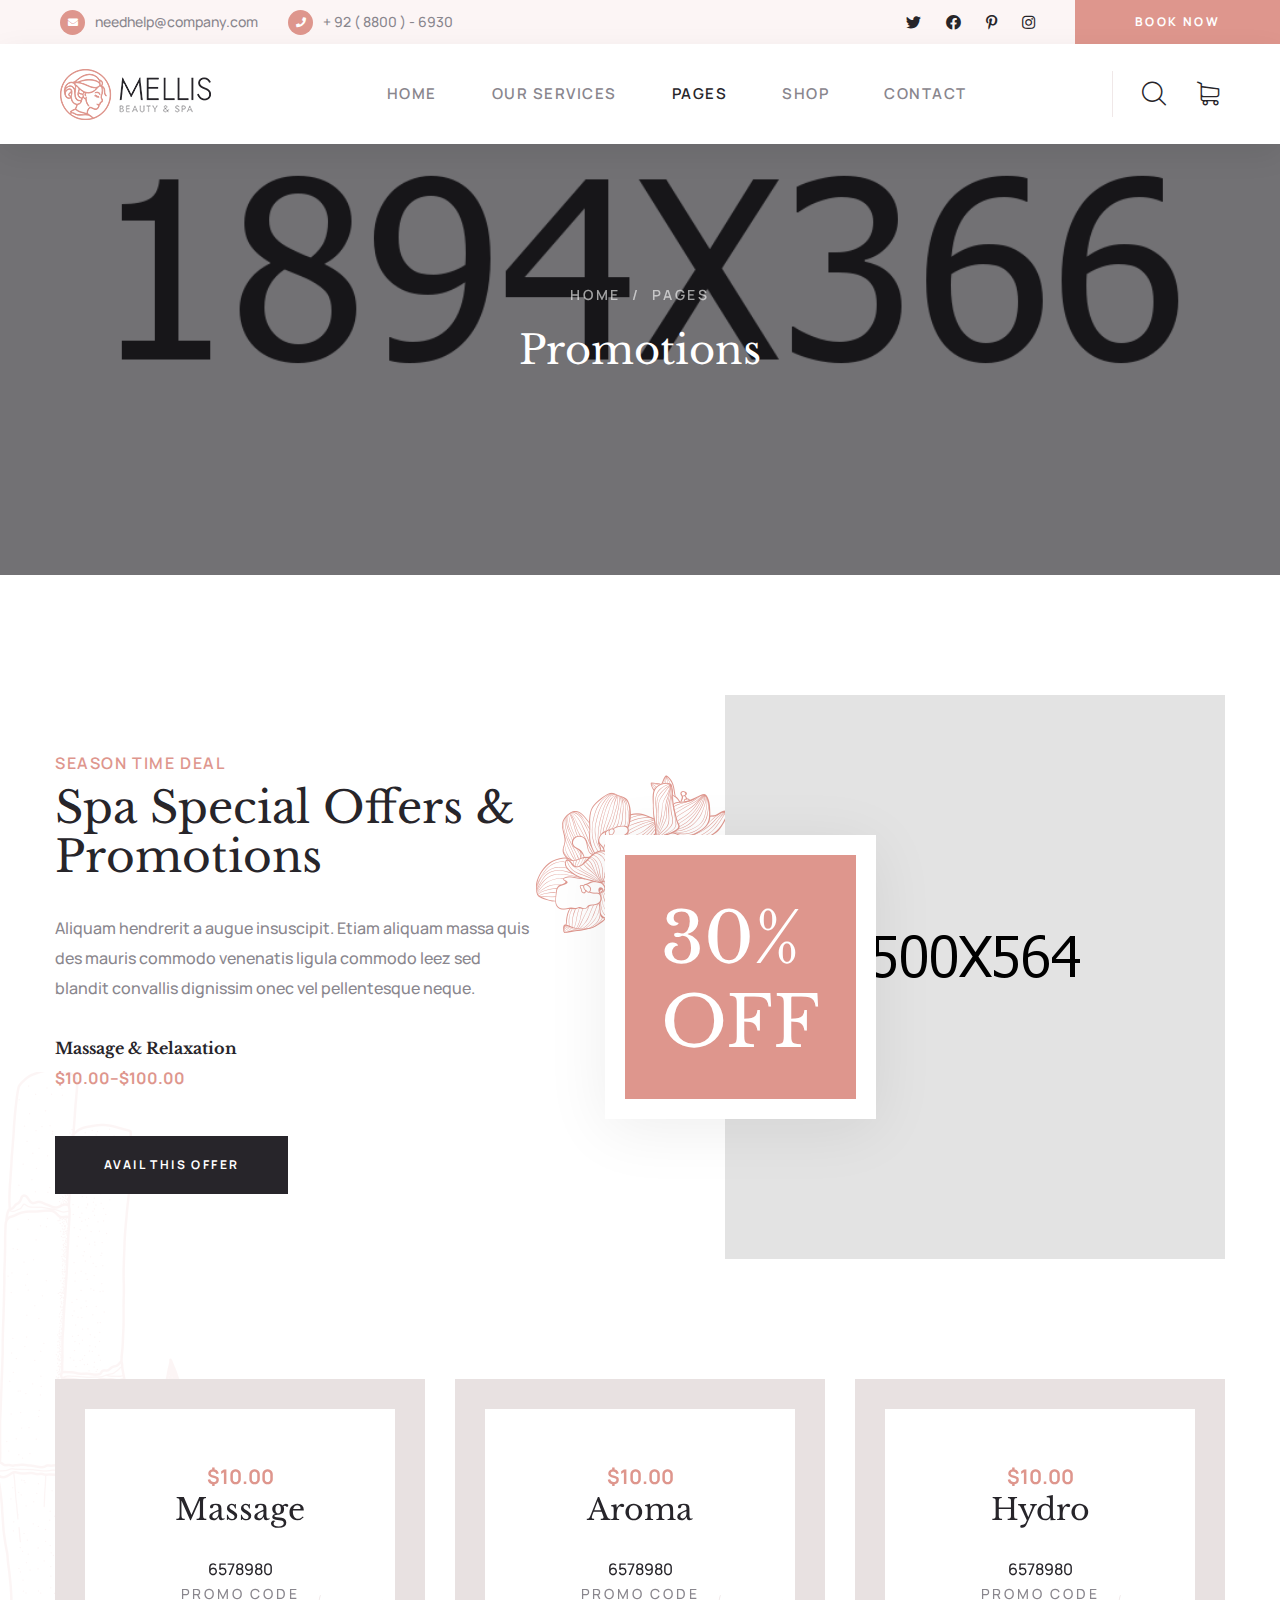
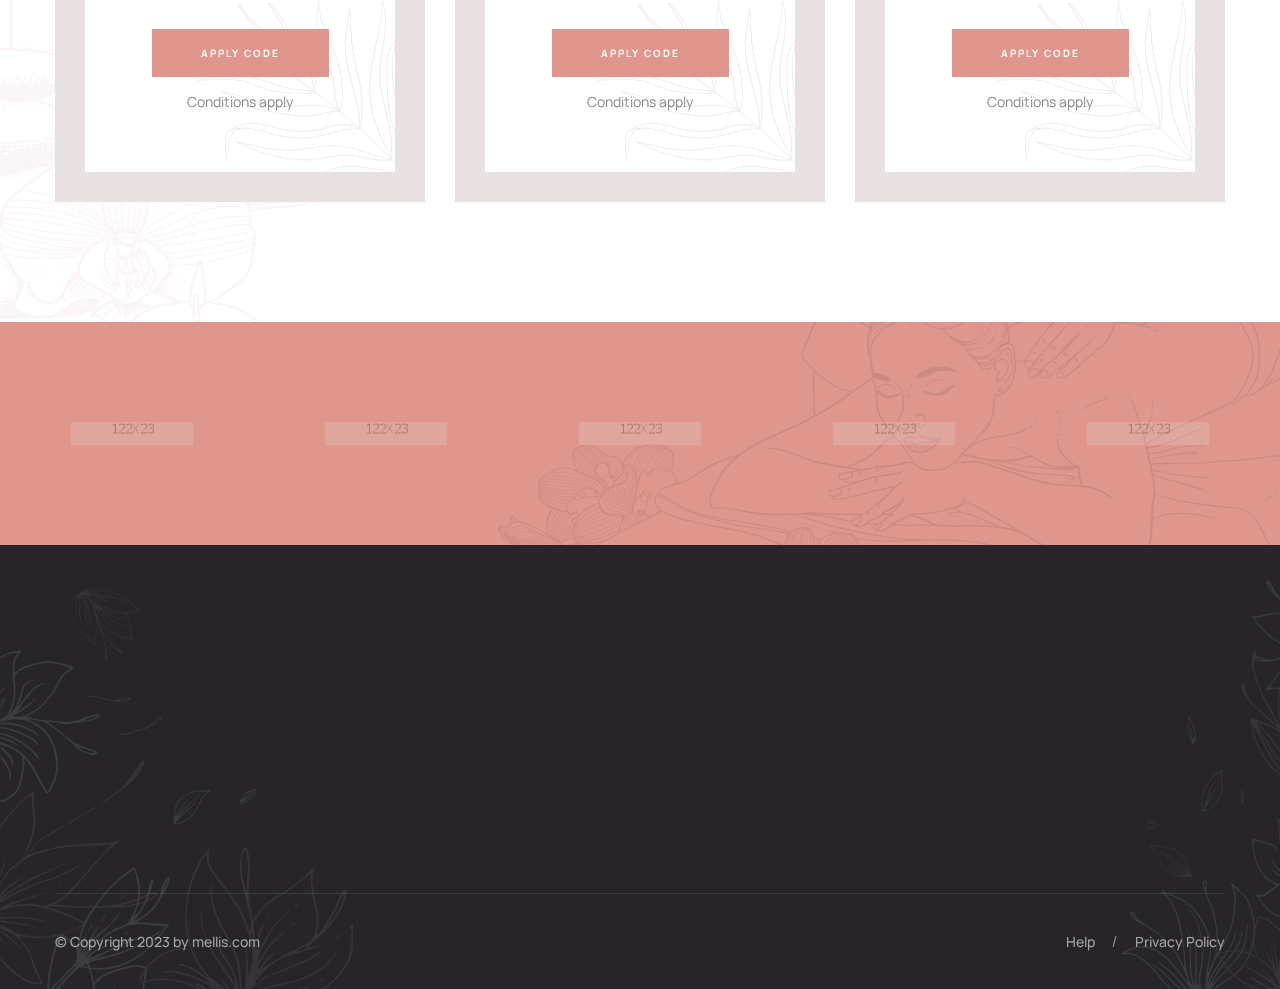
<file: promotions.html>
<!DOCTYPE html>
<html lang="en">

<head>
    <meta charset="UTF-8" />
    <meta name="viewport" content="width=device-width, initial-scale=1.0" />
    <title> Promotions || mellis || mellis HTML 5 Template </title>
    <!-- favicons Icons -->
    <link rel="apple-touch-icon" sizes="180x180" href="assets/images/favicons/apple-touch-icon.png" />
    <link rel="icon" type="image/png" sizes="32x32" href="assets/images/favicons/favicon-32x32.png" />
    <link rel="icon" type="image/png" sizes="16x16" href="assets/images/favicons/favicon-16x16.png" />
    <link rel="manifest" href="assets/images/favicons/site.webmanifest" />
    <meta name="description" content="mellis HTML 5 Template " />

    <!-- fonts -->
    <link rel="preconnect" href="https://fonts.googleapis.com">

    <link rel="preconnect" href="https://fonts.gstatic.com" crossorigin>

    <link href="https://fonts.googleapis.com/css2?family=Manrope:wght@200;300;400;500;600;700;800&display=swap"
        rel="stylesheet">

    <link href="https://fonts.googleapis.com/css2?family=Libre+Baskerville:ital,wght@0,400;0,700;1,400&display=swap"
        rel="stylesheet">

    <link href="https://fonts.googleapis.com/css2?family=Parisienne&display=swap" rel="stylesheet">

    <link rel="stylesheet" href="assets/vendors/bootstrap/css/bootstrap.min.css" />
    <link rel="stylesheet" href="assets/vendors/animate/animate.min.css" />
    <link rel="stylesheet" href="assets/vendors/animate/custom-animate.css" />
    <link rel="stylesheet" href="assets/vendors/fontawesome/css/all.min.css" />
    <link rel="stylesheet" href="assets/vendors/jarallax/jarallax.css" />
    <link rel="stylesheet" href="assets/vendors/jquery-magnific-popup/jquery.magnific-popup.css" />
    <link rel="stylesheet" href="assets/vendors/nouislider/nouislider.min.css" />
    <link rel="stylesheet" href="assets/vendors/nouislider/nouislider.pips.css" />
    <link rel="stylesheet" href="assets/vendors/odometer/odometer.min.css" />
    <link rel="stylesheet" href="assets/vendors/swiper/swiper.min.css" />
    <link rel="stylesheet" href="assets/vendors/mellis-icons/style.css">
    <link rel="stylesheet" href="assets/vendors/tiny-slider/tiny-slider.min.css" />
    <link rel="stylesheet" href="assets/vendors/reey-font/stylesheet.css" />
    <link rel="stylesheet" href="assets/vendors/owl-carousel/owl.carousel.min.css" />
    <link rel="stylesheet" href="assets/vendors/owl-carousel/owl.theme.default.min.css" />
    <link rel="stylesheet" href="assets/vendors/bxslider/jquery.bxslider.css" />
    <link rel="stylesheet" href="assets/vendors/bootstrap-select/css/bootstrap-select.min.css" />
    <link rel="stylesheet" href="assets/vendors/vegas/vegas.min.css" />
    <link rel="stylesheet" href="assets/vendors/jquery-ui/jquery-ui.css" />
    <link rel="stylesheet" href="assets/vendors/timepicker/timePicker.css" />
    <link rel="stylesheet" href="assets/vendors/twenty-twenty/twentytwenty.css" />

    <!-- template styles -->
    <link rel="stylesheet" href="assets/css/mellis.css" />
    <link rel="stylesheet" href="assets/css/mellis-responsive.css" />
</head>

<body>



    <div class="preloader">
        <div class="preloader__image"></div>
    </div>
    <!-- /.preloader -->




    <div class="page-wrapper">
        <header class="main-header">
            <div class="main-header__top">
                <div class="main-header__top-wrapper">
                    <div class="main-header__top-inner">
                        <div class="main-header__top-left">
                            <ul class="list-unstyled main-header__contact-list">
                                <li>
                                    <div class="icon">
                                        <i class="fas fa-envelope"></i>
                                    </div>
                                    <div class="text">
                                        <p><a href="needhelp@company.com">needhelp@company.com</a></p>
                                    </div>
                                </li>
                                <li>
                                    <div class="icon">
                                        <i class="fas fa-phone"></i>
                                    </div>
                                    <div class="text">
                                        <p><a href="tel:9288006930">+ 92 ( 8800 ) - 6930</a></p>
                                    </div>
                                </li>
                            </ul>
                        </div>
                        <div class="main-header__top-right">
                            <div class="main-header__social">
                                <a href="#"><i class="fab fa-twitter"></i></a>
                                <a href="#"><i class="fab fa-facebook"></i></a>
                                <a href="#"><i class="fab fa-pinterest-p"></i></a>
                                <a href="#"><i class="fab fa-instagram"></i></a>
                            </div>
                            <div class="main-header__btn-box">
                                <a href="contact.html" class="thm-btn main-header__btn">Book now</a>
                            </div>
                        </div>
                    </div>
                </div>
            </div>

            <nav class="main-menu">
                <div class="main-menu__wrapper">
                    <div class="main-menu__wrapper-inner">
                        <div class="main-menu__left">
                            <div class="main-menu__logo">
                                <a href="index.html"><img src="assets/images/resources/logo-1.png" alt=""></a>
                            </div>
                        </div>
                        <div class="main-menu__main-menu-box">
                            <a href="#" class="mobile-nav__toggler"><i class="fa fa-bars"></i></a>
                            <ul class="main-menu__list">
                                <li class="dropdown">
                                    <a href="index.html">Home </a>
                                    <ul>
                                        <li><a href="index.html">Home One</a></li>
                                        <li><a href="index2.html">Home Two</a></li>
                                        <li><a href="index3.html">Home Three</a></li>
                                        <li class="dropdown">
                                            <a href="#">Header Styles</a>
                                            <ul>
                                                <li><a href="index.html">Header One</a></li>
                                                <li><a href="index2.html">Header Two</a></li>
                                                <li><a href="index3.html">Header Three</a></li>
                                            </ul>
                                        </li>
                                    </ul>
                                </li>
                                <li class="dropdown">
                                    <a href="#">Our Services</a>
                                    <ul>
                                        <li><a href="services.html">Services</a></li>
                                        <li><a href="services-details-1.html">Service Details One</a></li>
                                        <li><a href="spa-facials.html">Spa Facials</a></li>
                                        <li><a href="massages.html">Massages</a></li>
                                        <li><a href="hydro-therapy.html">Hydro Therapy</a></li>
                                        <li><a href="thermo-stone.html">Thermo Stone</a></li>
                                        <li><a href="salt-&-aroma.html">Salt & Aroma</a></li>
                                        <li><a href="body-treatments.html">Body Treatments</a></li>
                                    </ul>
                                </li>
                                <li class="dropdown">
                                    <a href="#">Pages</a>
                                    <ul>
                                        <li><a href="team.html">Team Members</a></li>
                                        <li><a href="pricing-plans.html">Pricing Plans</a></li>
                                        <li><a href="promotions.html">Promotions</a></li>
                                        <li><a href="gallery.html">Gallery</a></li>
                                        <li><a href="client-stories.html">Client Stories</a></li>
                                        <li><a href="client-story-details.html">Client Story Details</a></li>
                                    </ul>
                                </li>
                                <li class="dropdown">
                                    <a href="#">Shop</a>
                                    <ul>
                                        <li><a href="products.html">Products</a></li>
                                        <li><a href="product-details.html">Product Details</a></li>
                                    </ul>
                                </li>
                                <li>
                                    <a href="contact.html">Contact</a>
                                </li>
                            </ul>
                        </div>
                        <div class="main-menu__right">
                            <div class="main-menu__search-cart-box">
                                <div class="main-menu__search-box">
                                    <a href="#" class="main-menu__search search-toggler icon-magnifying-glass"></a>
                                </div>
                                <div class="main-menu__cart-box">
                                    <a href="#" class="main-menu__cart icon-shopping-cart"></a>
                                </div>
                            </div>
                        </div>
                    </div>
                </div>
            </nav>
        </header>

        <div class="stricky-header stricked-menu main-menu">
            <div class="sticky-header__content"></div><!-- /.sticky-header__content -->
        </div><!-- /.stricky-header -->


        <!--Page Header Start-->
        <section class="page-header">
            <div class="page-header__bg" style="background-image: url(assets/images/backgrounds/page-header-bg.jpg);">
            </div>
            <div class="container">
                <div class="page-header__inner">
                    <ul class="thm-breadcrumb list-unstyled">
                        <li><a href="index.html">Home</a></li>
                        <li><span>/</span></li>
                        <li>Pages</li>
                    </ul>
                    <h2>Promotions</h2>
                </div>
            </div>
        </section>
        <!--Page Header End-->

        <!--Spa Special Start-->
        <section class="spa-special">
            <div class="container">
                <div class="row">
                    <div class="col-xl-6">
                        <div class="spa-special__left">
                            <div class="section-title text-left">
                                <span class="section-title__tagline">Season time deal</span>
                                <h2 class="section-title__title">Spa Special Offers &
                                    <br> Promotions</h2>
                            </div>
                            <p class="spa-special__text">Aliquam hendrerit a augue insuscipit. Etiam aliquam massa quis
                                des mauris commodo venenatis ligula commodo leez sed blandit convallis dignissim onec
                                vel pellentesque neque.</p>
                            <div class="spa-special__massage-box">
                                <h3>Massage & Relaxation</h3>
                                <p>$10.00–$100.00</p>
                            </div>
                            <div class="spa-special__btn-box">
                                <a href="#" class="spa-special__btn thm-btn">Avail this offer</a>
                            </div>
                        </div>
                    </div>
                    <div class="col-xl-6">
                        <div class="spa-special__right">
                            <div class="spa-special__img-box">
                                <div class="spa-special__shape-1 float-bob-x">
                                    <img src="assets/images/shapes/spa-special-shape-1.png" alt="">
                                </div>
                                <div class="spa-special__img">
                                    <img src="assets/images/resources/spa-special-img-1.jpg" alt="">
                                </div>
                                <div class="spa-special__offer">
                                    <h3>30% <br> Off</h3>
                                </div>
                            </div>
                        </div>
                    </div>
                </div>
            </div>
        </section>
        <!--Spa Special End-->

        <!--Offer One Start-->
        <section class="offer-one">
            <div class="offer-one__shape-1 float-bob-y">
                <img src="assets/images/shapes/offer-one-shape-1.png" alt="">
            </div>
            <div class="container">
                <div class="row">
                    <!--Offer One Single Start-->
                    <div class="col-xl-4 col-lg-4">
                        <div class="offer-one__single">
                            <div class="offer-one__img-box">
                                <div class="offer-one__img">
                                    <img src="assets/images/resources/offer-1-1.jpg" alt="">
                                </div>
                                <div class="offer-one__content">
                                    <div class="offer-one__content-shape-1 float-bob-y">
                                        <img src="assets/images/shapes/offer-one-content-shape-1.png" alt="">
                                    </div>
                                    <p class="offer-one__price">$10.00</p>
                                    <h3 class="offer-one__title"><a href="#">Massage</a></h3>
                                    <p class="offer-one__code">6578980</p>
                                    <p class="offer-one__promo-code">Promo Code</p>
                                    <div class="offer-one__btn-box">
                                        <a href="#" class="offer-one__btn thm-btn">Apply code</a>
                                    </div>
                                    <p class="offer-one__apply">Conditions apply</p>
                                </div>
                            </div>
                        </div>
                    </div>
                    <!--Offer One Single End-->
                    <!--Offer One Single Start-->
                    <div class="col-xl-4 col-lg-4">
                        <div class="offer-one__single">
                            <div class="offer-one__img-box">
                                <div class="offer-one__img">
                                    <img src="assets/images/resources/offer-1-2.jpg" alt="">
                                </div>
                                <div class="offer-one__content">
                                    <div class="offer-one__content-shape-1 float-bob-y">
                                        <img src="assets/images/shapes/offer-one-content-shape-1.png" alt="">
                                    </div>
                                    <p class="offer-one__price">$10.00</p>
                                    <h3 class="offer-one__title"><a href="#">Aroma</a></h3>
                                    <p class="offer-one__code">6578980</p>
                                    <p class="offer-one__promo-code">Promo Code</p>
                                    <div class="offer-one__btn-box">
                                        <a href="#" class="offer-one__btn thm-btn">Apply code</a>
                                    </div>
                                    <p class="offer-one__apply">Conditions apply</p>
                                </div>
                            </div>
                        </div>
                    </div>
                    <!--Offer One Single End-->
                    <!--Offer One Single Start-->
                    <div class="col-xl-4 col-lg-4">
                        <div class="offer-one__single">
                            <div class="offer-one__img-box">
                                <div class="offer-one__img">
                                    <img src="assets/images/resources/offer-1-3.jpg" alt="">
                                </div>
                                <div class="offer-one__content">
                                    <div class="offer-one__content-shape-1 float-bob-y">
                                        <img src="assets/images/shapes/offer-one-content-shape-1.png" alt="">
                                    </div>
                                    <p class="offer-one__price">$10.00</p>
                                    <h3 class="offer-one__title"><a href="#">Hydro</a></h3>
                                    <p class="offer-one__code">6578980</p>
                                    <p class="offer-one__promo-code">Promo Code</p>
                                    <div class="offer-one__btn-box">
                                        <a href="#" class="offer-one__btn thm-btn">Apply code</a>
                                    </div>
                                    <p class="offer-one__apply">Conditions apply</p>
                                </div>
                            </div>
                        </div>
                    </div>
                    <!--Offer One Single End-->
                </div>
            </div>
        </section>
        <!--Offer One End-->

        <!--Brand One Start-->
        <section class="brand-one">
            <div class="brand-one__shape-1 float-bob-x">
                <img src="assets/images/shapes/brand-one-shape-1.png" alt="">
            </div>
            <div class="container">
                <div class="thm-swiper__slider swiper-container" data-swiper-options='{"spaceBetween": 100,
                "slidesPerView": 5,
                "loop": true,
                "navigation": {
                    "nextEl": "#brand-one__swiper-button-next",
                    "prevEl": "#brand-one__swiper-button-prev"
                },
                "autoplay": { "delay": 5000 },
                "breakpoints": {
                    "0": {
                        "spaceBetween": 30,
                        "slidesPerView": 2
                    },
                    "375": {
                        "spaceBetween": 30,
                        "slidesPerView": 2
                    },
                    "575": {
                        "spaceBetween": 30,
                        "slidesPerView": 3
                    },
                    "767": {
                        "spaceBetween": 50,
                        "slidesPerView": 4
                    },
                    "991": {
                        "spaceBetween": 50,
                        "slidesPerView": 5
                    },
                    "1199": {
                        "spaceBetween": 100,
                        "slidesPerView": 5
                    }
                }}'>
                    <div class="swiper-wrapper">
                        <div class="swiper-slide">
                            <img src="assets/images/brand/brand-1-1.png" alt="">
                        </div><!-- /.swiper-slide -->
                        <div class="swiper-slide">
                            <img src="assets/images/brand/brand-1-2.png" alt="">
                        </div><!-- /.swiper-slide -->
                        <div class="swiper-slide">
                            <img src="assets/images/brand/brand-1-3.png" alt="">
                        </div><!-- /.swiper-slide -->
                        <div class="swiper-slide">
                            <img src="assets/images/brand/brand-1-4.png" alt="">
                        </div><!-- /.swiper-slide -->
                        <div class="swiper-slide">
                            <img src="assets/images/brand/brand-1-5.png" alt="">
                        </div><!-- /.swiper-slide -->
                        <div class="swiper-slide">
                            <img src="assets/images/brand/brand-1-1.png" alt="">
                        </div><!-- /.swiper-slide -->
                        <div class="swiper-slide">
                            <img src="assets/images/brand/brand-1-2.png" alt="">
                        </div><!-- /.swiper-slide -->
                        <div class="swiper-slide">
                            <img src="assets/images/brand/brand-1-3.png" alt="">
                        </div><!-- /.swiper-slide -->
                        <div class="swiper-slide">
                            <img src="assets/images/brand/brand-1-4.png" alt="">
                        </div><!-- /.swiper-slide -->
                        <div class="swiper-slide">
                            <img src="assets/images/brand/brand-1-5.png" alt="">
                        </div><!-- /.swiper-slide -->
                    </div>
                </div>
            </div>
        </section>
        <!--Brand One End-->

        <!--Site Footer Start-->
        <footer class="site-footer">
            <div class="site-footer__shape-1 float-bob-x">
                <img src="assets/images/shapes/site-footer-shape-1.png" alt="">
            </div>
            <div class="site-footer__shape-2 float-bob-y">
                <img src="assets/images/shapes/site-footer-shape-2.png" alt="">
            </div>
            <div class="container">
                <div class="site-footer__top">
                    <div class="row">
                        <div class="col-xl-4 col-lg-6 col-md-6 wow fadeInUp" data-wow-delay="100ms">
                            <div class="footer-widget__column footer-widget__contact-box">
                                <div class="footer-widget__contact">
                                    <a href="mailto:needhelp@company.com">needhelp@company.com</a>
                                    <a href="tel:9288006930">+ 92 ( 8800 ) 6930</a>
                                </div>
                                <div class="footer-widget__contact-form-box">
                                    <form class="footer-widget__contact-form mc-form" data-url="MC_FORM_URL"
                                        novalidate="novalidate">
                                        <div class="footer-widget__contact-form-input-box">
                                            <input type="email" placeholder="Email address" name="EMAIL">
                                            <button type="submit" class="footer-widget__newsletter-btn"><img
                                                    src="assets/images/icon/paper-plan-icon.png" alt=""></button>
                                        </div>
                                    </form>
                                    <div class="mc-form__response"></div>
                                </div>
                            </div>
                        </div>
                        <div class="col-xl-2 col-lg-6 col-md-6 wow fadeInUp" data-wow-delay="200ms">
                            <div class="footer-widget__column footer-widget__links">
                                <div class="footer-widget__title-box">
                                    <h4 class="footer-widget__title">Links</h4>
                                </div>
                                <ul class="footer-widget__links-list list-unstyled">
                                    <li><a href="about.html">About</a></li>
                                    <li><a href="pricing-plans.html">Pricing Plans</a></li>
                                    <li><a href="promotions.html">Promotions</a></li>
                                    <li><a href="contact.html">Contact</a></li>
                                </ul>
                            </div>
                        </div>
                        <div class="col-xl-3 col-lg-6 col-md-6 wow fadeInUp" data-wow-delay="300ms">
                            <div class="footer-widget__column footer-widget__timing">
                                <div class="footer-widget__title-box">
                                    <h4 class="footer-widget__title">Timing</h4>
                                </div>
                                <ul class="footer-widget__timing-list list-unstyled">
                                    <li>Monday: 9:00 to 6:00</li>
                                    <li>Tuesday to Friday: 8:00 to 19:00</li>
                                    <li>Saturday: 8:00 to 3:30</li>
                                </ul>
                            </div>
                        </div>
                        <div class="col-xl-3 col-lg-6 col-md-6 wow fadeInUp" data-wow-delay="400ms">
                            <div class="footer-widget__column footer-widget__social-box">
                                <div class="site-footer__social">
                                    <a href="#"><i class="fab fa-twitter"></i></a>
                                    <a href="#"><i class="fab fa-facebook"></i></a>
                                    <a href="#"><i class="fab fa-pinterest-p"></i></a>
                                    <a href="#"><i class="fab fa-instagram"></i></a>
                                </div>
                                <p>66 Broklyn Golden Street <br> New York. USA</p>
                            </div>
                        </div>
                    </div>
                </div>
                <div class="site-footer__bottom">
                    <div class="row">
                        <div class="col-xl-12">
                            <div class="site-footer__bottom-inner">
                                <p class="site-footer__bottom-text">© Copyright 2023 by <a href="#">mellis.com</a></p>
                                <ul class="list-unstyled site-footer__bottom-menu">
                                    <li><a href="#">Help</a></li>
                                    <li><a href="#">Privacy Policy</a></li>
                                </ul>
                            </div>
                        </div>
                    </div>
                </div>
            </div>
        </footer>
        <!--Site Footer End-->


    </div><!-- /.page-wrapper -->


    <div class="mobile-nav__wrapper">
        <div class="mobile-nav__overlay mobile-nav__toggler"></div>
        <!-- /.mobile-nav__overlay -->
        <div class="mobile-nav__content">
            <span class="mobile-nav__close mobile-nav__toggler"><i class="fa fa-times"></i></span>

            <div class="logo-box">
                <a href="index.html" aria-label="logo image"><img src="assets/images/resources/logo-3.png" width="90"
                        alt="" /></a>
            </div>
            <!-- /.logo-box -->
            <div class="mobile-nav__container"></div>
            <!-- /.mobile-nav__container -->

            <ul class="mobile-nav__contact list-unstyled">
                <li>
                    <i class="fa fa-envelope"></i>
                    <a href="mailto:needhelp@packageName__.com">needhelp@mellis.com</a>
                </li>
                <li>
                    <i class="fa fa-phone-alt"></i>
                    <a href="tel:666-888-0000">666 888 0000</a>
                </li>
            </ul><!-- /.mobile-nav__contact -->
            <div class="mobile-nav__top">
                <div class="mobile-nav__social">
                    <a href="#" class="fab fa-twitter"></a>
                    <a href="#" class="fab fa-facebook-square"></a>
                    <a href="#" class="fab fa-pinterest-p"></a>
                    <a href="#" class="fab fa-instagram"></a>
                </div><!-- /.mobile-nav__social -->
            </div><!-- /.mobile-nav__top -->



        </div>
        <!-- /.mobile-nav__content -->
    </div>
    <!-- /.mobile-nav__wrapper -->

    <div class="search-popup">
        <div class="search-popup__overlay search-toggler"></div>
        <!-- /.search-popup__overlay -->
        <div class="search-popup__content">
            <form action="#">
                <label for="search" class="sr-only">search here</label><!-- /.sr-only -->
                <input type="text" id="search" placeholder="Search Here..." />
                <button type="submit" aria-label="search submit" class="thm-btn">
                    <i class="icon-magnifying-glass"></i>
                </button>
            </form>
        </div>
        <!-- /.search-popup__content -->
    </div>
    <!-- /.search-popup -->

    <a href="#" data-target="html" class="scroll-to-target scroll-to-top"><i class="fa fa-angle-up"></i></a>


    <script src="assets/vendors/jquery/jquery-3.6.0.min.js"></script>
    <script src="assets/vendors/bootstrap/js/bootstrap.bundle.min.js"></script>
    <script src="assets/vendors/jarallax/jarallax.min.js"></script>
    <script src="assets/vendors/jquery-ajaxchimp/jquery.ajaxchimp.min.js"></script>
    <script src="assets/vendors/jquery-appear/jquery.appear.min.js"></script>
    <script src="assets/vendors/jquery-circle-progress/jquery.circle-progress.min.js"></script>
    <script src="assets/vendors/jquery-magnific-popup/jquery.magnific-popup.min.js"></script>
    <script src="assets/vendors/jquery-validate/jquery.validate.min.js"></script>
    <script src="assets/vendors/nouislider/nouislider.min.js"></script>
    <script src="assets/vendors/odometer/odometer.min.js"></script>
    <script src="assets/vendors/swiper/swiper.min.js"></script>
    <script src="assets/vendors/tiny-slider/tiny-slider.min.js"></script>
    <script src="assets/vendors/wnumb/wNumb.min.js"></script>
    <script src="assets/vendors/wow/wow.js"></script>
    <script src="assets/vendors/isotope/isotope.js"></script>
    <script src="assets/vendors/countdown/countdown.min.js"></script>
    <script src="assets/vendors/owl-carousel/owl.carousel.min.js"></script>
    <script src="assets/vendors/bxslider/jquery.bxslider.min.js"></script>
    <script src="assets/vendors/bootstrap-select/js/bootstrap-select.min.js"></script>
    <script src="assets/vendors/vegas/vegas.min.js"></script>
    <script src="assets/vendors/jquery-ui/jquery-ui.js"></script>
    <script src="assets/vendors/timepicker/timePicker.js"></script>
    <script src="assets/vendors/circleType/jquery.circleType.js"></script>
    <script src="assets/vendors/circleType/jquery.lettering.min.js"></script>
    <script src="assets/vendors/sidebar-content/jquery-sidebar-content.js"></script>
    <script src="assets/vendors/twenty-twenty/twentytwenty.js"></script>
    <script src="assets/vendors/twenty-twenty/jquery.event.move.js"></script>




    <!-- template js -->
    <script src="assets/js//mellis.js"></script>
</body>

</html>
</file>
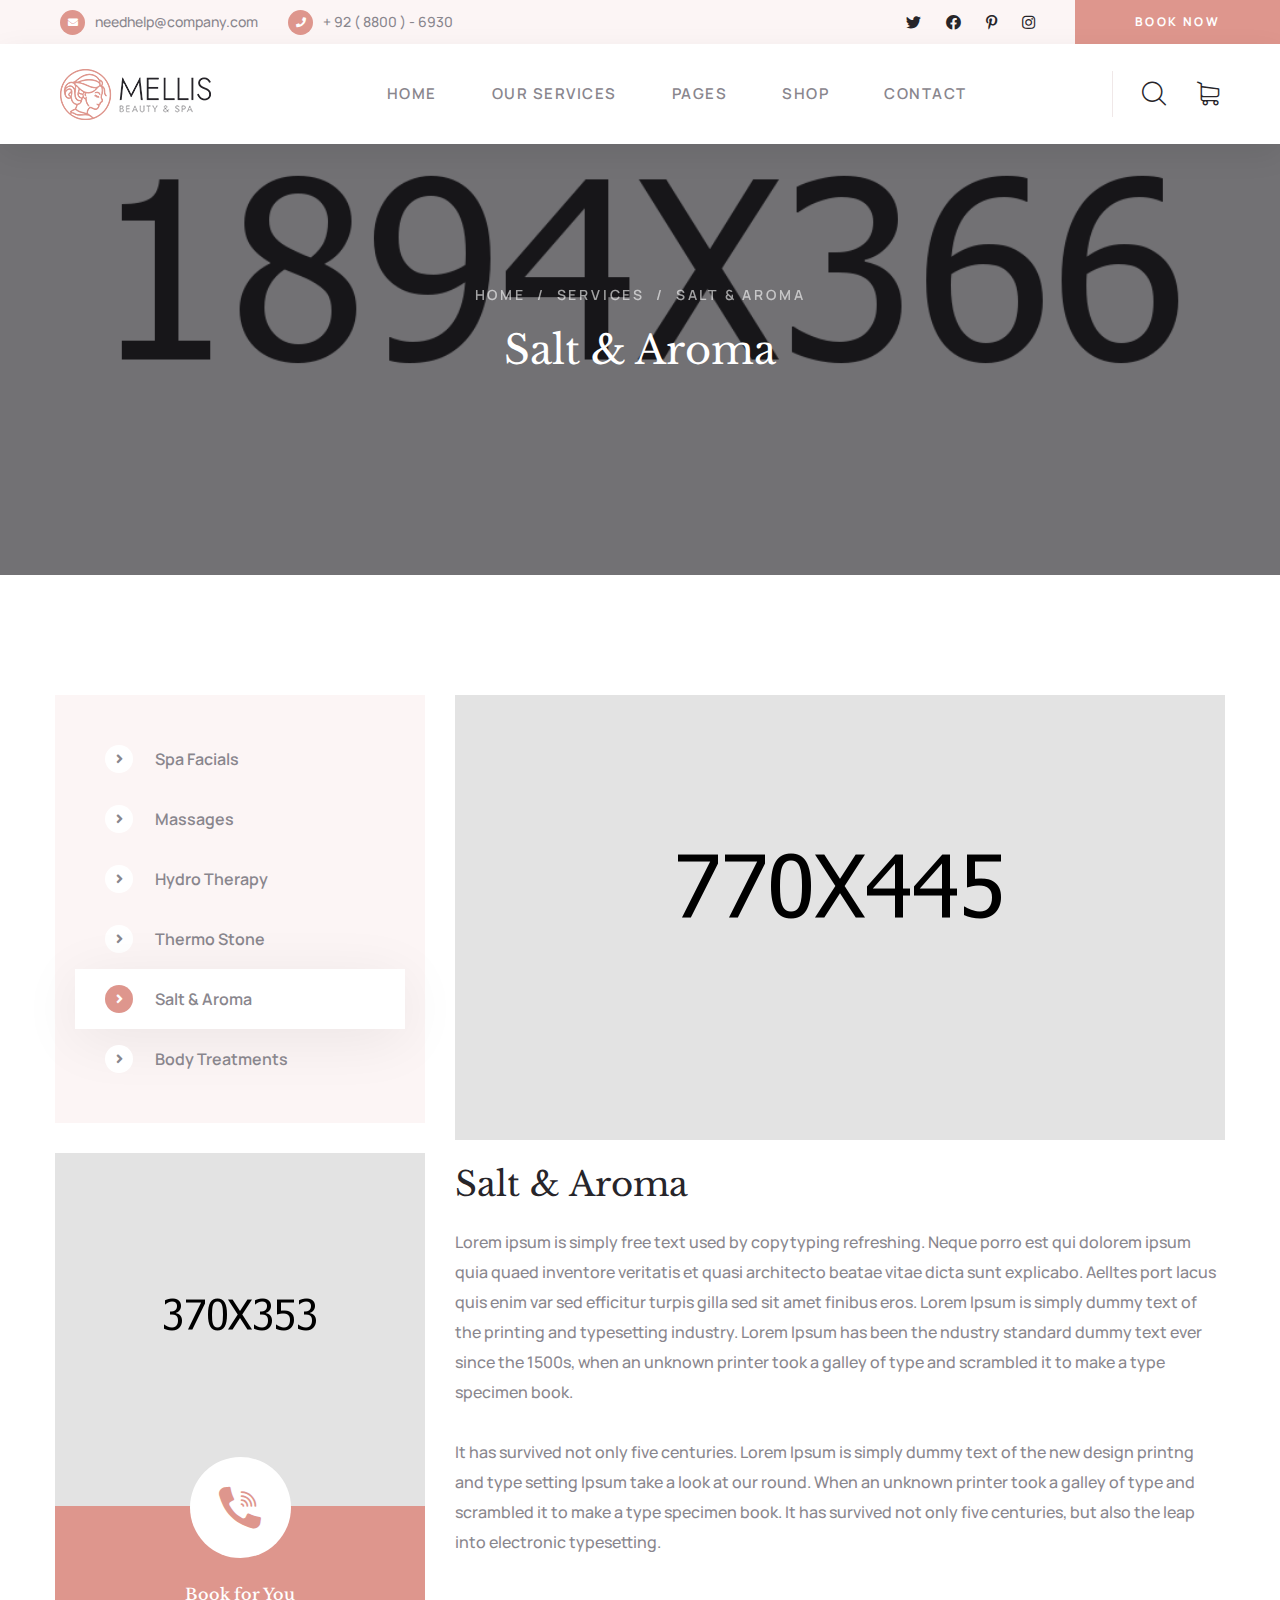
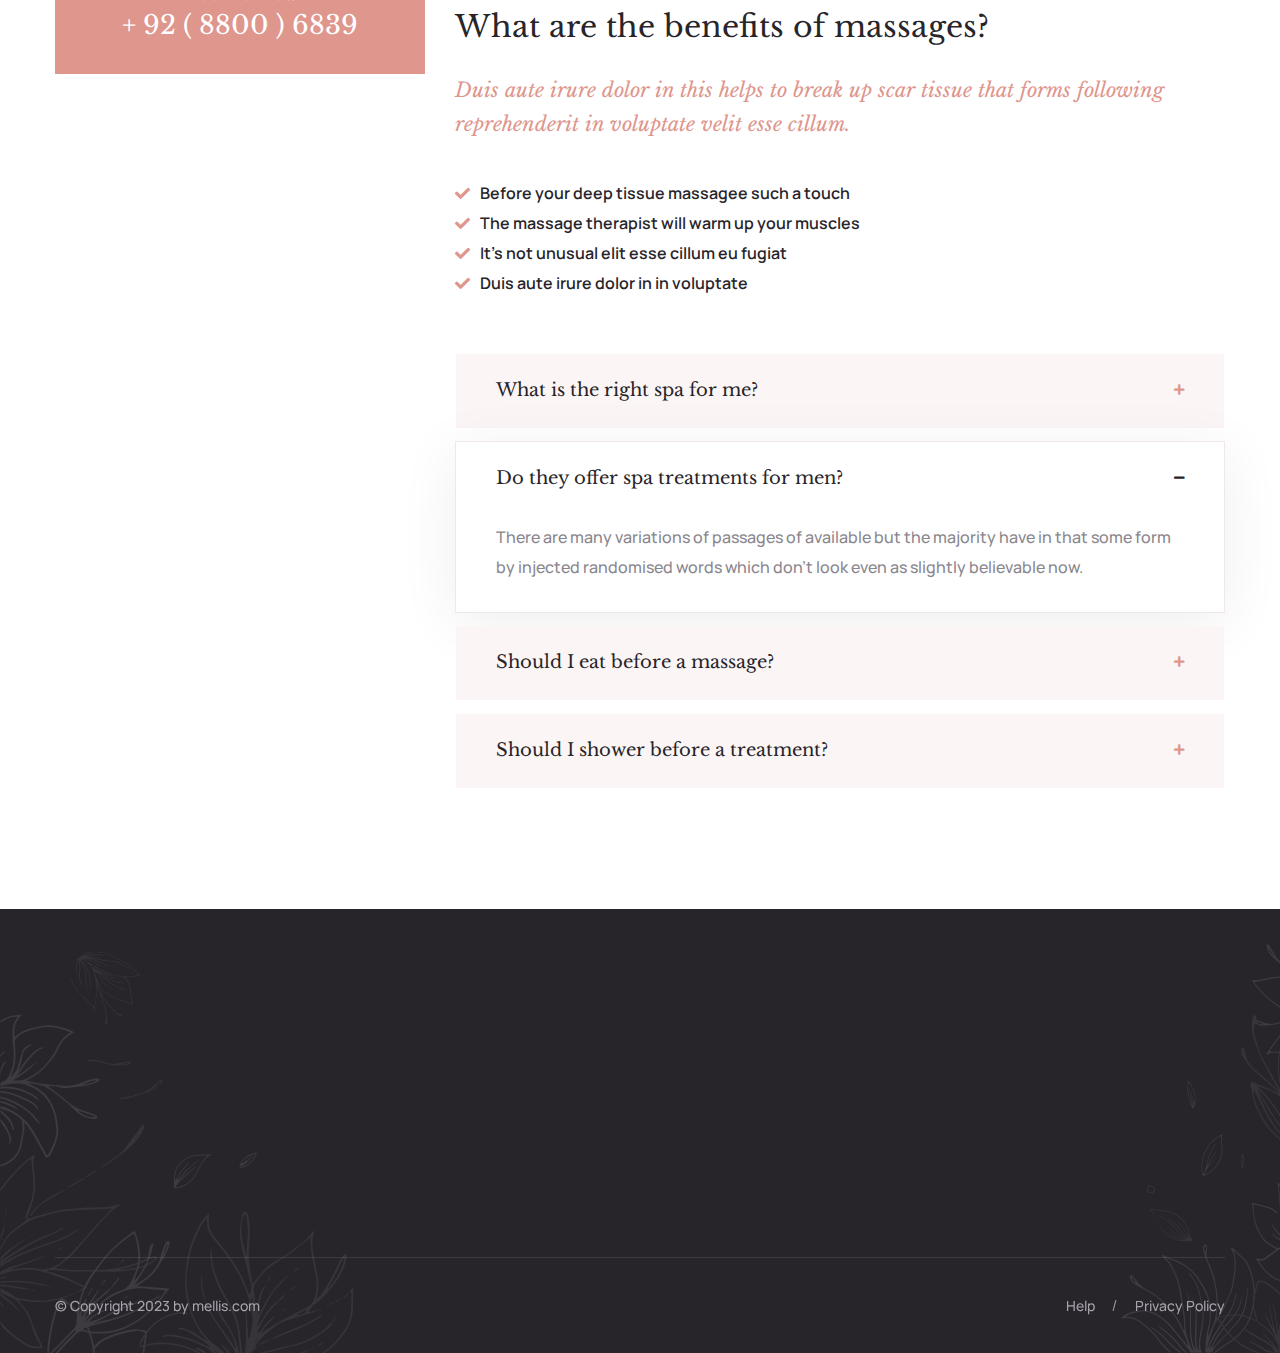
<file: salt-&-aroma.html>
<!DOCTYPE html>
<html lang="en">

<head>
    <meta charset="UTF-8" />
    <meta name="viewport" content="width=device-width, initial-scale=1.0" />
    <title> Salt & Aroma || mellis || mellis HTML 5 Template </title>
    <!-- favicons Icons -->
    <link rel="apple-touch-icon" sizes="180x180" href="assets/images/favicons/apple-touch-icon.png" />
    <link rel="icon" type="image/png" sizes="32x32" href="assets/images/favicons/favicon-32x32.png" />
    <link rel="icon" type="image/png" sizes="16x16" href="assets/images/favicons/favicon-16x16.png" />
    <link rel="manifest" href="assets/images/favicons/site.webmanifest" />
    <meta name="description" content="mellis HTML 5 Template " />

    <!-- fonts -->
    <link rel="preconnect" href="https://fonts.googleapis.com">

    <link rel="preconnect" href="https://fonts.gstatic.com" crossorigin>

    <link href="https://fonts.googleapis.com/css2?family=Manrope:wght@200;300;400;500;600;700;800&display=swap"
        rel="stylesheet">

    <link href="https://fonts.googleapis.com/css2?family=Libre+Baskerville:ital,wght@0,400;0,700;1,400&display=swap"
        rel="stylesheet">

    <link href="https://fonts.googleapis.com/css2?family=Parisienne&display=swap" rel="stylesheet">

    <link rel="stylesheet" href="assets/vendors/bootstrap/css/bootstrap.min.css" />
    <link rel="stylesheet" href="assets/vendors/animate/animate.min.css" />
    <link rel="stylesheet" href="assets/vendors/animate/custom-animate.css" />
    <link rel="stylesheet" href="assets/vendors/fontawesome/css/all.min.css" />
    <link rel="stylesheet" href="assets/vendors/jarallax/jarallax.css" />
    <link rel="stylesheet" href="assets/vendors/jquery-magnific-popup/jquery.magnific-popup.css" />
    <link rel="stylesheet" href="assets/vendors/nouislider/nouislider.min.css" />
    <link rel="stylesheet" href="assets/vendors/nouislider/nouislider.pips.css" />
    <link rel="stylesheet" href="assets/vendors/odometer/odometer.min.css" />
    <link rel="stylesheet" href="assets/vendors/swiper/swiper.min.css" />
    <link rel="stylesheet" href="assets/vendors/mellis-icons/style.css">
    <link rel="stylesheet" href="assets/vendors/tiny-slider/tiny-slider.min.css" />
    <link rel="stylesheet" href="assets/vendors/reey-font/stylesheet.css" />
    <link rel="stylesheet" href="assets/vendors/owl-carousel/owl.carousel.min.css" />
    <link rel="stylesheet" href="assets/vendors/owl-carousel/owl.theme.default.min.css" />
    <link rel="stylesheet" href="assets/vendors/bxslider/jquery.bxslider.css" />
    <link rel="stylesheet" href="assets/vendors/bootstrap-select/css/bootstrap-select.min.css" />
    <link rel="stylesheet" href="assets/vendors/vegas/vegas.min.css" />
    <link rel="stylesheet" href="assets/vendors/jquery-ui/jquery-ui.css" />
    <link rel="stylesheet" href="assets/vendors/timepicker/timePicker.css" />
    <link rel="stylesheet" href="assets/vendors/twenty-twenty/twentytwenty.css" />

    <!-- template styles -->
    <link rel="stylesheet" href="assets/css/mellis.css" />
    <link rel="stylesheet" href="assets/css/mellis-responsive.css" />
</head>

<body>



    <div class="preloader">
        <div class="preloader__image"></div>
    </div>
    <!-- /.preloader -->




    <div class="page-wrapper">
        <header class="main-header">
            <div class="main-header__top">
                <div class="main-header__top-wrapper">
                    <div class="main-header__top-inner">
                        <div class="main-header__top-left">
                            <ul class="list-unstyled main-header__contact-list">
                                <li>
                                    <div class="icon">
                                        <i class="fas fa-envelope"></i>
                                    </div>
                                    <div class="text">
                                        <p><a href="needhelp@company.com">needhelp@company.com</a></p>
                                    </div>
                                </li>
                                <li>
                                    <div class="icon">
                                        <i class="fas fa-phone"></i>
                                    </div>
                                    <div class="text">
                                        <p><a href="tel:9288006930">+ 92 ( 8800 ) - 6930</a></p>
                                    </div>
                                </li>
                            </ul>
                        </div>
                        <div class="main-header__top-right">
                            <div class="main-header__social">
                                <a href="#"><i class="fab fa-twitter"></i></a>
                                <a href="#"><i class="fab fa-facebook"></i></a>
                                <a href="#"><i class="fab fa-pinterest-p"></i></a>
                                <a href="#"><i class="fab fa-instagram"></i></a>
                            </div>
                            <div class="main-header__btn-box">
                                <a href="contact.html" class="thm-btn main-header__btn">Book now</a>
                            </div>
                        </div>
                    </div>
                </div>
            </div>

            <nav class="main-menu">
                <div class="main-menu__wrapper">
                    <div class="main-menu__wrapper-inner">
                        <div class="main-menu__left">
                            <div class="main-menu__logo">
                                <a href="index.html"><img src="assets/images/resources/logo-1.png" alt=""></a>
                            </div>
                        </div>
                        <div class="main-menu__main-menu-box">
                            <a href="#" class="mobile-nav__toggler"><i class="fa fa-bars"></i></a>
                            <ul class="main-menu__list">
                                <li class="dropdown">
                                    <a href="index.html">Home </a>
                                    <ul>
                                        <li><a href="index.html">Home One</a></li>
                                        <li><a href="index2.html">Home Two</a></li>
                                        <li><a href="index3.html">Home Three</a></li>
                                        <li class="dropdown">
                                            <a href="#">Header Styles</a>
                                            <ul>
                                                <li><a href="index.html">Header One</a></li>
                                                <li><a href="index2.html">Header Two</a></li>
                                                <li><a href="index3.html">Header Three</a></li>
                                            </ul>
                                        </li>
                                    </ul>
                                </li>
                                <li class="dropdown">
                                    <a href="#">Our Services</a>
                                    <ul>
                                        <li><a href="services.html">Services</a></li>
                                        <li><a href="services-details-1.html">Service Details One</a></li>
                                        <li><a href="spa-facials.html">Spa Facials</a></li>
                                        <li><a href="massages.html">Massages</a></li>
                                        <li><a href="hydro-therapy.html">Hydro Therapy</a></li>
                                        <li><a href="thermo-stone.html">Thermo Stone</a></li>
                                        <li><a href="salt-&-aroma.html">Salt & Aroma</a></li>
                                        <li><a href="body-treatments.html">Body Treatments</a></li>
                                    </ul>
                                </li>
                                <li class="dropdown">
                                    <a href="#">Pages</a>
                                    <ul>
                                        <li><a href="team.html">Team Members</a></li>
                                        <li><a href="pricing-plans.html">Pricing Plans</a></li>
                                        <li><a href="promotions.html">Promotions</a></li>
                                        <li><a href="gallery.html">Gallery</a></li>
                                        <li><a href="client-stories.html">Client Stories</a></li>
                                        <li><a href="client-story-details.html">Client Story Details</a></li>
                                    </ul>
                                </li>
                                <li class="dropdown">
                                    <a href="#">Shop</a>
                                    <ul>
                                        <li><a href="products.html">Products</a></li>
                                        <li><a href="product-details.html">Product Details</a></li>
                                    </ul>
                                </li>
                                <li>
                                    <a href="contact.html">Contact</a>
                                </li>
                            </ul>
                        </div>
                        <div class="main-menu__right">
                            <div class="main-menu__search-cart-box">
                                <div class="main-menu__search-box">
                                    <a href="#" class="main-menu__search search-toggler icon-magnifying-glass"></a>
                                </div>
                                <div class="main-menu__cart-box">
                                    <a href="#" class="main-menu__cart icon-shopping-cart"></a>
                                </div>
                            </div>
                        </div>
                    </div>
                </div>
            </nav>
        </header>

        <div class="stricky-header stricked-menu main-menu">
            <div class="sticky-header__content"></div><!-- /.sticky-header__content -->
        </div><!-- /.stricky-header -->


        <!--Page Header Start-->
        <section class="page-header">
            <div class="page-header__bg" style="background-image: url(assets/images/backgrounds/page-header-bg.jpg);">
            </div>
            <div class="container">
                <div class="page-header__inner">
                    <ul class="thm-breadcrumb list-unstyled">
                        <li><a href="index.html">Home</a></li>
                        <li><span>/</span></li>
                        <li><a href="services.html">Services</a></li>
                        <li><span>/</span></li>
                        <li>Salt & Aroma</li>
                    </ul>
                    <h2>Salt & Aroma</h2>
                </div>
            </div>
        </section>
        <!--Page Header End-->

        <!--Services Details Two Start-->
        <section class="services-details-two">
            <div class="container">
                <div class="row">
                    <div class="col-xl-4 col-lg-5">
                        <div class="services-details-two__left">
                            <div class="services-details-two__category">
                                <ul class="services-details-two__category-list list-unstyled">
                                    <li>
                                        <a href="spa-facials.html">Spa Facials <i class="fa fa-angle-right"></i></a>
                                    </li>
                                    <li>
                                        <a href="massages.html">Massages <i class="fa fa-angle-right"></i></a>
                                    </li>
                                    <li>
                                        <a href="hydro-therapy.html">Hydro Therapy <i class="fa fa-angle-right"></i></a>
                                    </li>
                                    <li>
                                        <a href="thermo-stone.html">Thermo Stone <i class="fa fa-angle-right"></i></a>
                                    </li>
                                    <li class="active">
                                        <a href="salt-&-aroma.html">Salt & Aroma <i class="fa fa-angle-right"></i></a>
                                    </li>
                                    <li>
                                        <a href="body-treatments.html">Body Treatments <i
                                                class="fa fa-angle-right"></i></a>
                                    </li>
                                </ul>
                            </div>
                            <div class="services-details-two__help-line">
                                <div class="services-details-two__help-line-img">
                                    <img src="assets/images/services/services-details-two-help-line-img-1.jpg" alt="">
                                </div>
                                <div class="services-details-two__help-line-content">
                                    <div class="services-details-two__help-line-icon">
                                        <span class="icon-telephone-call"></span>
                                    </div>
                                    <p class="services-details-two__help-line-sub-title">Book for You</p>
                                    <h3 class="services-details-two__help-number"><a href="tel:9288006839">+ 92 ( 8800 )
                                            6839</a></h3>
                                </div>
                            </div>
                        </div>
                    </div>
                    <div class="col-xl-8 col-lg-7">
                        <div class="services-details-two__right">
                            <div class="services-details-two__img">
                                <img src="assets/images/services/services-details-two-img-5.jpg" alt="">
                            </div>
                            <h3 class="services-details-two__title-1">Salt & Aroma </h3>
                            <p class="services-details-two__text-1">Lorem ipsum is simply free text used by copytyping
                                refreshing. Neque porro est qui dolorem ipsum quia quaed inventore veritatis et quasi
                                architecto beatae vitae dicta sunt explicabo. Aelltes port lacus quis enim var sed
                                efficitur turpis gilla sed sit amet finibus eros. Lorem Ipsum is simply dummy text of
                                the printing and typesetting industry. Lorem Ipsum has been the ndustry standard dummy
                                text ever since the 1500s, when an unknown printer took a galley of type and scrambled
                                it to make a type specimen book.</p>
                            <p class="services-details-two__text-2">It has survived not only five centuries. Lorem Ipsum
                                is
                                simply dummy text of the new design printng and type setting Ipsum take a look at our
                                round. When an unknown printer took a galley of type and scrambled it to make a type
                                specimen book. It has survived not only five centuries, but also the leap into
                                electronic typesetting.</p>
                            <h3 class="services-details-two__title-2">What are the benefits of massages?</h3>
                            <p class="services-details-two__text-3">Duis aute irure dolor in this helps to break up scar
                                tissue that forms following reprehenderit in voluptate velit esse cillum.</p>
                            <ul class="services-details-two__points list-unstyled">
                                <li>
                                    <div class="icon">
                                        <span class="fa fa-check"></span>
                                    </div>
                                    <div class="text">
                                        <p>Before your deep tissue massagee such a touch</p>
                                    </div>
                                </li>
                                <li>
                                    <div class="icon">
                                        <span class="fa fa-check"></span>
                                    </div>
                                    <div class="text">
                                        <p>The massage therapist will warm up your muscles</p>
                                    </div>
                                </li>
                                <li>
                                    <div class="icon">
                                        <span class="fa fa-check"></span>
                                    </div>
                                    <div class="text">
                                        <p>It’s not unusual elit esse cillum eu fugiat</p>
                                    </div>
                                </li>
                                <li>
                                    <div class="icon">
                                        <span class="fa fa-check"></span>
                                    </div>
                                    <div class="text">
                                        <p>Duis aute irure dolor in in voluptate</p>
                                    </div>
                                </li>
                            </ul>
                            <div class="services-details-two__faq">
                                <div class="accrodion-grp" data-grp-name="faq-one-accrodion">
                                    <div class="accrodion">
                                        <div class="accrodion-title">
                                            <h4>What is the right spa for me?</h4>
                                        </div>
                                        <div class="accrodion-content">
                                            <div class="inner">
                                                <p>There are many variations of passages of available but the majority
                                                    have in that some form by injected randomised words which don’t look
                                                    even as slightly believable now.</p>
                                            </div><!-- /.inner -->
                                        </div>
                                    </div>
                                    <div class="accrodion active">
                                        <div class="accrodion-title">
                                            <h4>Do they offer spa treatments for men?</h4>
                                        </div>
                                        <div class="accrodion-content">
                                            <div class="inner">
                                                <p>There are many variations of passages of available but the majority
                                                    have in that some form by injected randomised words which don’t look
                                                    even as slightly believable now.</p>
                                            </div><!-- /.inner -->
                                        </div>
                                    </div>
                                    <div class="accrodion">
                                        <div class="accrodion-title">
                                            <h4>Should I eat before a massage?</h4>
                                        </div>
                                        <div class="accrodion-content">
                                            <div class="inner">
                                                <p>There are many variations of passages of available but the majority
                                                    have in that some form by injected randomised words which don’t look
                                                    even as slightly believable now.</p>
                                            </div><!-- /.inner -->
                                        </div>
                                    </div>
                                    <div class="accrodion">
                                        <div class="accrodion-title">
                                            <h4>Should I shower before a treatment?</h4>
                                        </div>
                                        <div class="accrodion-content">
                                            <div class="inner">
                                                <p>There are many variations of passages of available but the majority
                                                    have in that some form by injected randomised words which don’t look
                                                    even as slightly believable now.</p>
                                            </div><!-- /.inner -->
                                        </div>
                                    </div>
                                </div>
                            </div>
                        </div>
                    </div>
                </div>
            </div>
        </section>
        <!--Services Details Two End-->


        <!--Site Footer Start-->
        <footer class="site-footer">
            <div class="site-footer__shape-1 float-bob-x">
                <img src="assets/images/shapes/site-footer-shape-1.png" alt="">
            </div>
            <div class="site-footer__shape-2 float-bob-y">
                <img src="assets/images/shapes/site-footer-shape-2.png" alt="">
            </div>
            <div class="container">
                <div class="site-footer__top">
                    <div class="row">
                        <div class="col-xl-4 col-lg-6 col-md-6 wow fadeInUp" data-wow-delay="100ms">
                            <div class="footer-widget__column footer-widget__contact-box">
                                <div class="footer-widget__contact">
                                    <a href="mailto:needhelp@company.com">needhelp@company.com</a>
                                    <a href="tel:9288006930">+ 92 ( 8800 ) 6930</a>
                                </div>
                                <div class="footer-widget__contact-form-box">
                                    <form class="footer-widget__contact-form mc-form" data-url="MC_FORM_URL"
                                        novalidate="novalidate">
                                        <div class="footer-widget__contact-form-input-box">
                                            <input type="email" placeholder="Email address" name="EMAIL">
                                            <button type="submit" class="footer-widget__newsletter-btn"><img
                                                    src="assets/images/icon/paper-plan-icon.png" alt=""></button>
                                        </div>
                                    </form>
                                    <div class="mc-form__response"></div>
                                </div>
                            </div>
                        </div>
                        <div class="col-xl-2 col-lg-6 col-md-6 wow fadeInUp" data-wow-delay="200ms">
                            <div class="footer-widget__column footer-widget__links">
                                <div class="footer-widget__title-box">
                                    <h4 class="footer-widget__title">Links</h4>
                                </div>
                                <ul class="footer-widget__links-list list-unstyled">
                                    <li><a href="about.html">About</a></li>
                                    <li><a href="pricing-plans.html">Pricing Plans</a></li>
                                    <li><a href="promotions.html">Promotions</a></li>
                                    <li><a href="contact.html">Contact</a></li>
                                </ul>
                            </div>
                        </div>
                        <div class="col-xl-3 col-lg-6 col-md-6 wow fadeInUp" data-wow-delay="300ms">
                            <div class="footer-widget__column footer-widget__timing">
                                <div class="footer-widget__title-box">
                                    <h4 class="footer-widget__title">Timing</h4>
                                </div>
                                <ul class="footer-widget__timing-list list-unstyled">
                                    <li>Monday: 9:00 to 6:00</li>
                                    <li>Tuesday to Friday: 8:00 to 19:00</li>
                                    <li>Saturday: 8:00 to 3:30</li>
                                </ul>
                            </div>
                        </div>
                        <div class="col-xl-3 col-lg-6 col-md-6 wow fadeInUp" data-wow-delay="400ms">
                            <div class="footer-widget__column footer-widget__social-box">
                                <div class="site-footer__social">
                                    <a href="#"><i class="fab fa-twitter"></i></a>
                                    <a href="#"><i class="fab fa-facebook"></i></a>
                                    <a href="#"><i class="fab fa-pinterest-p"></i></a>
                                    <a href="#"><i class="fab fa-instagram"></i></a>
                                </div>
                                <p>66 Broklyn Golden Street <br> New York. USA</p>
                            </div>
                        </div>
                    </div>
                </div>
                <div class="site-footer__bottom">
                    <div class="row">
                        <div class="col-xl-12">
                            <div class="site-footer__bottom-inner">
                                <p class="site-footer__bottom-text">© Copyright 2023 by <a href="#">mellis.com</a></p>
                                <ul class="list-unstyled site-footer__bottom-menu">
                                    <li><a href="#">Help</a></li>
                                    <li><a href="#">Privacy Policy</a></li>
                                </ul>
                            </div>
                        </div>
                    </div>
                </div>
            </div>
        </footer>
        <!--Site Footer End-->


    </div><!-- /.page-wrapper -->


    <div class="mobile-nav__wrapper">
        <div class="mobile-nav__overlay mobile-nav__toggler"></div>
        <!-- /.mobile-nav__overlay -->
        <div class="mobile-nav__content">
            <span class="mobile-nav__close mobile-nav__toggler"><i class="fa fa-times"></i></span>

            <div class="logo-box">
                <a href="index.html" aria-label="logo image"><img src="assets/images/resources/logo-3.png" width="90"
                        alt="" /></a>
            </div>
            <!-- /.logo-box -->
            <div class="mobile-nav__container"></div>
            <!-- /.mobile-nav__container -->

            <ul class="mobile-nav__contact list-unstyled">
                <li>
                    <i class="fa fa-envelope"></i>
                    <a href="mailto:needhelp@packageName__.com">needhelp@mellis.com</a>
                </li>
                <li>
                    <i class="fa fa-phone-alt"></i>
                    <a href="tel:666-888-0000">666 888 0000</a>
                </li>
            </ul><!-- /.mobile-nav__contact -->
            <div class="mobile-nav__top">
                <div class="mobile-nav__social">
                    <a href="#" class="fab fa-twitter"></a>
                    <a href="#" class="fab fa-facebook-square"></a>
                    <a href="#" class="fab fa-pinterest-p"></a>
                    <a href="#" class="fab fa-instagram"></a>
                </div><!-- /.mobile-nav__social -->
            </div><!-- /.mobile-nav__top -->



        </div>
        <!-- /.mobile-nav__content -->
    </div>
    <!-- /.mobile-nav__wrapper -->

    <div class="search-popup">
        <div class="search-popup__overlay search-toggler"></div>
        <!-- /.search-popup__overlay -->
        <div class="search-popup__content">
            <form action="#">
                <label for="search" class="sr-only">search here</label><!-- /.sr-only -->
                <input type="text" id="search" placeholder="Search Here..." />
                <button type="submit" aria-label="search submit" class="thm-btn">
                    <i class="icon-magnifying-glass"></i>
                </button>
            </form>
        </div>
        <!-- /.search-popup__content -->
    </div>
    <!-- /.search-popup -->

    <a href="#" data-target="html" class="scroll-to-target scroll-to-top"><i class="fa fa-angle-up"></i></a>


    <script src="assets/vendors/jquery/jquery-3.6.0.min.js"></script>
    <script src="assets/vendors/bootstrap/js/bootstrap.bundle.min.js"></script>
    <script src="assets/vendors/jarallax/jarallax.min.js"></script>
    <script src="assets/vendors/jquery-ajaxchimp/jquery.ajaxchimp.min.js"></script>
    <script src="assets/vendors/jquery-appear/jquery.appear.min.js"></script>
    <script src="assets/vendors/jquery-circle-progress/jquery.circle-progress.min.js"></script>
    <script src="assets/vendors/jquery-magnific-popup/jquery.magnific-popup.min.js"></script>
    <script src="assets/vendors/jquery-validate/jquery.validate.min.js"></script>
    <script src="assets/vendors/nouislider/nouislider.min.js"></script>
    <script src="assets/vendors/odometer/odometer.min.js"></script>
    <script src="assets/vendors/swiper/swiper.min.js"></script>
    <script src="assets/vendors/tiny-slider/tiny-slider.min.js"></script>
    <script src="assets/vendors/wnumb/wNumb.min.js"></script>
    <script src="assets/vendors/wow/wow.js"></script>
    <script src="assets/vendors/isotope/isotope.js"></script>
    <script src="assets/vendors/countdown/countdown.min.js"></script>
    <script src="assets/vendors/owl-carousel/owl.carousel.min.js"></script>
    <script src="assets/vendors/bxslider/jquery.bxslider.min.js"></script>
    <script src="assets/vendors/bootstrap-select/js/bootstrap-select.min.js"></script>
    <script src="assets/vendors/vegas/vegas.min.js"></script>
    <script src="assets/vendors/jquery-ui/jquery-ui.js"></script>
    <script src="assets/vendors/timepicker/timePicker.js"></script>
    <script src="assets/vendors/circleType/jquery.circleType.js"></script>
    <script src="assets/vendors/circleType/jquery.lettering.min.js"></script>
    <script src="assets/vendors/sidebar-content/jquery-sidebar-content.js"></script>
    <script src="assets/vendors/twenty-twenty/twentytwenty.js"></script>
    <script src="assets/vendors/twenty-twenty/jquery.event.move.js"></script>




    <!-- template js -->
    <script src="assets/js//mellis.js"></script>
</body>

</html>
</file>
<file: assets/vendors/jarallax/jarallax.css>
.jarallax {
    position: relative;
    z-index: 0;
}
.jarallax > .jarallax-img {
    position: absolute;
    object-fit: cover;
    /* support for plugin https://github.com/bfred-it/object-fit-images */
    font-family: 'object-fit: cover;';
    top: 0;
    left: 0;
    width: 100%;
    height: 100%;
    z-index: -1;
}
</file>
<file: assets/vendors/nouislider/nouislider.pips.css>
/* Base;
 *
 */
.noUi-pips,
.noUi-pips * {
-moz-box-sizing: border-box;
	box-sizing: border-box;
}
.noUi-pips {
	position: absolute;
	font: 400 12px Arial;
	color: #999;
}

/* Values;
 *
 */
.noUi-value {
	width: 40px;
	position: absolute;
	text-align: center;
}
.noUi-value-sub {
	color: #ccc;
	font-size: 10px;
}

/* Markings;
 *
 */
.noUi-marker {
	position: absolute;
	background: #CCC;
}
.noUi-marker-sub {
	background: #AAA;
}
.noUi-marker-large {
	background: #AAA;
}

/* Horizontal layout;
 *
 */
.noUi-pips-horizontal {
	padding: 10px 0;
	height: 50px;
	top: 100%;
	left: 0;
	width: 100%;
}
.noUi-value-horizontal {
	margin-left: -20px;
	padding-top: 20px;
}
.noUi-value-horizontal.noUi-value-sub {
	padding-top: 15px;
}

.noUi-marker-horizontal.noUi-marker {
	margin-left: -1px;
	width: 2px;
	height: 5px;
}
.noUi-marker-horizontal.noUi-marker-sub {
	height: 10px;
}
.noUi-marker-horizontal.noUi-marker-large {
	height: 15px;
}

/* Vertical layout;
 *
 */
.noUi-pips-vertical {
	padding: 0 10px;
	height: 100%;
	top: 0;
	left: 100%;
}
.noUi-value-vertical {
	width: 15px;
	margin-left: 20px;
	margin-top: -5px;
}

.noUi-marker-vertical.noUi-marker {
	width: 5px;
	height: 2px;
	margin-top: -1px;
}
.noUi-marker-vertical.noUi-marker-sub {
	width: 10px;
}
.noUi-marker-vertical.noUi-marker-large {
	width: 15px;
}
</file>
<file: assets/vendors/mellis-icons/style.css>
@font-face {
  font-family: 'icomoon';
  src: url('fonts/icomoon.eot?orkqwr');
  src: url('fonts/icomoon.eot?orkqwr#iefix') format('embedded-opentype'),
    url('fonts/icomoon.ttf?orkqwr') format('truetype'),
    url('fonts/icomoon.woff?orkqwr') format('woff'),
    url('fonts/icomoon.svg?orkqwr#icomoon') format('svg');
  font-weight: normal;
  font-style: normal;
  font-display: block;
}

[class^="icon-"],
[class*=" icon-"] {
  /* use !important to prevent issues with browser extensions that change fonts */
  font-family: 'icomoon' !important;
  speak: never;
  font-style: normal;
  font-weight: normal;
  font-variant: normal;
  text-transform: none;
  line-height: 1;

  /* Better Font Rendering =========== */
  -webkit-font-smoothing: antialiased;
  -moz-osx-font-smoothing: grayscale;
}




.icon-magnifying-glass:before {
  content: "\e900";
}

.icon-shopping-cart:before {
  content: "\e901";
}

.icon-special:before {
  content: "\e902";
}

.icon-gift:before {
  content: "\e903";
}

.icon-massage:before {
  content: "\e904";
}

.icon-facial-mask:before {
  content: "\e905";
}

.icon-lotus:before {
  content: "\e906";
}

.icon-right-arrow:before {
  content: "\e907";
}

.icon-left-arrow:before {
  content: "\e908";
}

.icon-up-arrow:before {
  content: "\e909";
}

.icon-down-arrow:before {
  content: "\e90a";
}

.icon-massage-1:before {
  content: "\e90b";
}

.icon-lotus-1:before {
  content: "\e90c";
}

.icon-customer-service:before {
  content: "\e90d";
}

.icon-herbal:before {
  content: "\e90e";
}

.icon-telephone:before {
  content: "\e90f";
}

.icon-time:before {
  content: "\e910";
}

.icon-spa-candles:before {
  content: "\e911";
}

.icon-alarm-clock:before {
  content: "\e912";
}

.icon-meditation:before {
  content: "\e913";
}

.icon-spa:before {
  content: "\e914";
}

.icon-facial-massage:before {
  content: "\e915";
}

.icon-hand-cream:before {
  content: "\e916";
}

.icon-stones:before {
  content: "\e917";
}

.icon-aroma:before {
  content: "\e918";
}

.icon-telephone-call:before {
  content: "\e919";
}

.icon-herbs:before {
  content: "\e91a";
}

.icon-flower:before {
  content: "\e91b";
}

.icon-spa-1:before {
  content: "\e91c";
}
</file>
<file: assets/vendors/reey-font/stylesheet.css>
/*! Generated by Font Squirrel (https://www.fontsquirrel.com) on January 28, 2021 */



@font-face {
    font-family: 'reeyregular';
    src: url('reey-regular-webfont.woff2') format('woff2'),
         url('reey-regular-webfont.woff') format('woff');
    font-weight: normal;
    font-style: normal;

}
</file>
<file: assets/vendors/twenty-twenty/twentytwenty.css>
.twentytwenty-horizontal .twentytwenty-handle:before, .twentytwenty-horizontal .twentytwenty-handle:after, .twentytwenty-vertical .twentytwenty-handle:before, .twentytwenty-vertical .twentytwenty-handle:after {
  content: " ";
  display: block;
  background: white;
  position: absolute;
  z-index: 30;
  -webkit-box-shadow: 0px 0px 12px rgba(51, 51, 51, 0.5);
  -moz-box-shadow: 0px 0px 12px rgba(51, 51, 51, 0.5);
  box-shadow: 0px 0px 12px rgba(51, 51, 51, 0.5); }

.twentytwenty-horizontal .twentytwenty-handle:before, .twentytwenty-horizontal .twentytwenty-handle:after {
  width: 3px;
  height: 9999px;
  left: 50%;
  margin-left: -1.5px; }

.twentytwenty-vertical .twentytwenty-handle:before, .twentytwenty-vertical .twentytwenty-handle:after {
  width: 9999px;
  height: 3px;
  top: 50%;
  margin-top: -1.5px; }

.twentytwenty-before-label, .twentytwenty-after-label, .twentytwenty-overlay {
  position: absolute;
  top: 0;
  width: 100%;
  height: 100%; }

.twentytwenty-before-label, .twentytwenty-after-label, .twentytwenty-overlay {
  -webkit-transition-duration: 0.5s;
  -moz-transition-duration: 0.5s;
  transition-duration: 0.5s; }

.twentytwenty-before-label, .twentytwenty-after-label {
  -webkit-transition-property: opacity;
  -moz-transition-property: opacity;
  transition-property: opacity; }

.twentytwenty-before-label:before, .twentytwenty-after-label:before {
  color: white;
  font-size: 13px;
  letter-spacing: 0.1em; }

.twentytwenty-before-label:before, .twentytwenty-after-label:before {
  position: absolute;
  background: rgba(255, 255, 255, 0.2);
  line-height: 38px;
  padding: 0 20px;
  -webkit-border-radius: 2px;
  -moz-border-radius: 2px;
  border-radius: 2px; }

.twentytwenty-horizontal .twentytwenty-before-label:before, .twentytwenty-horizontal .twentytwenty-after-label:before {
  bottom: 0px;
  margin-top: -19px; }

.twentytwenty-vertical .twentytwenty-before-label:before, .twentytwenty-vertical .twentytwenty-after-label:before {
  left: 50%;
  margin-left: -45px;
  text-align: center;
  width: 90px; }

.twentytwenty-left-arrow, .twentytwenty-right-arrow, .twentytwenty-up-arrow, .twentytwenty-down-arrow {
  width: 0;
  height: 0;
  border: 6px inset transparent;
  position: absolute; }

.twentytwenty-left-arrow, .twentytwenty-right-arrow {
  top: 50%;
  margin-top: -6px; }

.twentytwenty-up-arrow, .twentytwenty-down-arrow {
  left: 50%;
  margin-left: -6px; }

.twentytwenty-container {
  -webkit-box-sizing: content-box;
  -moz-box-sizing: content-box;
  box-sizing: content-box;
  z-index: 0;
  overflow: hidden;
  position: relative;
  -webkit-user-select: none;
  -moz-user-select: none; }
  .twentytwenty-container img {
    max-width: 100%;
    position: absolute;
    top: 0;
    display: block; }
  .twentytwenty-container.active .twentytwenty-overlay, .twentytwenty-container.active :hover.twentytwenty-overlay {
    background: rgba(0, 0, 0, 0); }
    .twentytwenty-container.active .twentytwenty-overlay .twentytwenty-before-label,
    .twentytwenty-container.active .twentytwenty-overlay .twentytwenty-after-label, .twentytwenty-container.active :hover.twentytwenty-overlay .twentytwenty-before-label,
    .twentytwenty-container.active :hover.twentytwenty-overlay .twentytwenty-after-label {
      opacity: 0; }
  .twentytwenty-container * {
    -webkit-box-sizing: content-box;
    -moz-box-sizing: content-box;
    box-sizing: content-box; }

.twentytwenty-before-label {
  opacity: 0; }
  .twentytwenty-before-label:before {
    content: attr(data-content); }

.twentytwenty-after-label {
  opacity: 0; }
  .twentytwenty-after-label:before {
    content: attr(data-content); }

.twentytwenty-horizontal .twentytwenty-before-label:before {
  left: 10px; }

.twentytwenty-horizontal .twentytwenty-after-label:before {
  right: 10px; }

.twentytwenty-vertical .twentytwenty-before-label:before {
  top: 10px; }

.twentytwenty-vertical .twentytwenty-after-label:before {
  bottom: 10px; }

.twentytwenty-overlay {
  -webkit-transition-property: background;
  -moz-transition-property: background;
  transition-property: background;
  background: rgba(0, 0, 0, 0);
  z-index: 25; }
  .twentytwenty-overlay:hover {
    background: rgba(0, 0, 0, 0.5); }
    .twentytwenty-overlay:hover .twentytwenty-after-label {
      opacity: 1; }
    .twentytwenty-overlay:hover .twentytwenty-before-label {
      opacity: 1; }

.twentytwenty-before {
  z-index: 20; }

.twentytwenty-after {
  z-index: 10; }

.twentytwenty-handle {
  height: 38px;
  width: 38px;
  position: absolute;
  left: 50%;
  top: 50%;
  margin-left: -22px;
  margin-top: -22px;
  border: 3px solid white;
  -webkit-border-radius: 1000px;
  -moz-border-radius: 1000px;
  border-radius: 1000px;
  -webkit-box-shadow: 0px 0px 12px rgba(51, 51, 51, 0.5);
  -moz-box-shadow: 0px 0px 12px rgba(51, 51, 51, 0.5);
  box-shadow: 0px 0px 12px rgba(51, 51, 51, 0.5);
  z-index: 40;
  cursor: pointer; }

.twentytwenty-horizontal .twentytwenty-handle:before {
  bottom: 50%;
  margin-bottom: 22px;
  -webkit-box-shadow: 0 3px 0 white, 0px 0px 12px rgba(51, 51, 51, 0.5);
  -moz-box-shadow: 0 3px 0 white, 0px 0px 12px rgba(51, 51, 51, 0.5);
  box-shadow: 0 3px 0 white, 0px 0px 12px rgba(51, 51, 51, 0.5); }
.twentytwenty-horizontal .twentytwenty-handle:after {
  top: 50%;
  margin-top: 22px;
  -webkit-box-shadow: 0 -3px 0 white, 0px 0px 12px rgba(51, 51, 51, 0.5);
  -moz-box-shadow: 0 -3px 0 white, 0px 0px 12px rgba(51, 51, 51, 0.5);
  box-shadow: 0 -3px 0 white, 0px 0px 12px rgba(51, 51, 51, 0.5); }

.twentytwenty-vertical .twentytwenty-handle:before {
  left: 50%;
  margin-left: 22px;
  -webkit-box-shadow: 3px 0 0 white, 0px 0px 12px rgba(51, 51, 51, 0.5);
  -moz-box-shadow: 3px 0 0 white, 0px 0px 12px rgba(51, 51, 51, 0.5);
  box-shadow: 3px 0 0 white, 0px 0px 12px rgba(51, 51, 51, 0.5); }
.twentytwenty-vertical .twentytwenty-handle:after {
  right: 50%;
  margin-right: 22px;
  -webkit-box-shadow: -3px 0 0 white, 0px 0px 12px rgba(51, 51, 51, 0.5);
  -moz-box-shadow: -3px 0 0 white, 0px 0px 12px rgba(51, 51, 51, 0.5);
  box-shadow: -3px 0 0 white, 0px 0px 12px rgba(51, 51, 51, 0.5); }

.twentytwenty-left-arrow {
  border-right: 6px solid white;
  left: 50%;
  margin-left: -17px; }

.twentytwenty-right-arrow {
  border-left: 6px solid white;
  right: 50%;
  margin-right: -17px; }

.twentytwenty-up-arrow {
  border-bottom: 6px solid white;
  top: 50%;
  margin-top: -17px; }

.twentytwenty-down-arrow {
  border-top: 6px solid white;
  bottom: 50%;
  margin-bottom: -17px; }
</file>
<file: assets/css/mellis.css>
/*--------------------------------------------------------------
>>> TABLE OF CONTENTS:
----------------------------------------------------------------
# Utility
# Cards
# Common
# Form
# Navigations
# Animations
# Mobile Nav
# Search Popup
# Page Header
# Google Map
# Client Carousel
--------------------------------------------------------------*/

/*--------------------------------------------------------------
# Common
--------------------------------------------------------------*/
:root {
  --mellis-font: 'Manrope', sans-serif;
  --mellis-font-two: 'Libre Baskerville', serif;
  --mellis-font-three: 'Parisienne', cursive;
  --mellis-white: #ffffff;
  --mellis-white-rgb: 255, 255, 255;
  --mellis-base: #de968d;
  --mellis-base-rgb: 222, 150, 141;
  --mellis-black: #27252a;
  --mellis-black-rgb: 39, 37, 42;
  --mellis-extra: #fcf5f5;
  --mellis-extra-rgb: 252, 245, 245;
  --mellis-gray: #89868d;
  --mellis-gray-rgb: 137, 134, 141;
  --mellis-bdr-color: #f0e8e8;
  --mellis-bdr-color-rgb: 240, 232, 232;
  --mellis-letter-spacing: 0.1em
}

.row {
  --bs-gutter-x: 30px;
}

.gutter-y-30 {
  --bs-gutter-y: 30px;
}

body {
  font-family: var(--mellis-font);
  color: var(--mellis-gray);
  font-size: 16px;
  line-height: 30px;
  font-weight: 500;
}

body.locked {
  overflow: hidden;
}

a {
  color: var(--mellis-base);
}

a,
a:hover,
a:focus,
a:visited {
  text-decoration: none;
}

::-webkit-input-placeholder {
  color: inherit;
  opacity: 1;
}

:-ms-input-placeholder {
  color: inherit;
  opacity: 1;
}

::-ms-input-placeholder {
  color: inherit;
  opacity: 1;
}

::placeholder {
  color: inherit;
  opacity: 1;
}

h1,
h2,
h3,
h4,
h5,
h6 {
  font-family: var(--mellis-font-two);
  font-weight: 400;
  color: var(--mellis-black);
  margin: 0;
}

p {
  margin: 0;
}

dl,
ol,
ul {
  margin-top: 0;
  margin-bottom: 0;
}

::-webkit-input-placeholder {
  color: inherit;
  opacity: 1;
}

:-ms-input-placeholder {
  color: inherit;
  opacity: 1;
}

::-ms-input-placeholder {
  color: inherit;
  opacity: 1;
}

::placeholder {
  color: inherit;
  opacity: 1;
}

.page-wrapper {
  position: relative;
  margin: 0 auto;
  width: 100%;
  min-width: 300px;
  overflow: hidden;
}

.container {
  padding-left: 15px;
  padding-right: 15px;
}

.list-unstyled {
  padding-left: 0;
}

@media (min-width: 1200px) {
  .container {
    max-width: 1200px;
  }
}

::-webkit-input-placeholder {
  color: inherit;
  opacity: 1;
}

:-ms-input-placeholder {
  color: inherit;
  opacity: 1;
}

::-ms-input-placeholder {
  color: inherit;
  opacity: 1;
}

::placeholder {
  color: inherit;
  opacity: 1;
}

.section-separator {
  border-color: var(--mellis-border);
  border-width: 1px;
  margin-top: 0;
  margin-bottom: 0;
}

#particles-js {
  position: absolute;
  top: 0;
  left: 0;
  right: 0;
  bottom: 0;
  width: 100%;
  height: 100%;
  background-position: 50% 50%;
  opacity: 0.4;
  z-index: -1;
}

.section-title {
  position: relative;
  display: block;
  margin-top: -9px;
  margin-bottom: 51px;
}

.section-title__tagline {
  position: relative;
  display: inline-block;
  font-size: 16px;
  line-height: 16px;
  color: var(--mellis-base);
  font-weight: 600;
  letter-spacing: 0.1em;
  text-transform: uppercase;
}

.section-title__title {
  margin: 0;
  color: var(--mellis-black);
  font-size: 44px;
  line-height: 49px;
  margin-top: 5px;
}

.thm-btn {
  position: relative;
  display: inline-block;
  vertical-align: middle;
  -webkit-appearance: none;
  appearance: none;
  outline: none !important;
  font-weight: 700;
  font-size: 12px;
  color: var(--mellis-white);
  text-transform: uppercase;
  background-color: var(--mellis-base);
  padding: 14px 49px 14px;
  -webkit-transition: all 0.5s linear;
  transition: all 0.5s linear;
  overflow: hidden;
  letter-spacing: 0.2em;
  z-index: 1;
}

.thm-btn:before {
  position: absolute;
  top: 0;
  left: 0;
  right: 0;
  bottom: 0;
  content: "";
  background-color: var(--mellis-black);
  width: 0%;
  transform: translateY(100%);
  transition: all 500ms ease;
  z-index: -1;
}

.thm-btn:hover:before {
  transform: translateY(0);
  width: 100%;
}

.thm-btn:hover {
  color: var(--mellis-white);
  z-index: 1;
}

.thm-btn-two {
  position: relative;
  display: inline-block;
  vertical-align: middle;
  -webkit-appearance: none;
  appearance: none;
  outline: none !important;
  font-weight: 500;
  font-size: 18px;
  color: var(--mellis-white);
  background-color: var(--mellis-base);
  border-radius: 3px;
  padding: 17px 61px 16px;
  -webkit-transition: all 0.5s linear;
  transition: all 0.5s linear;
  overflow: hidden;
  z-index: 1;
}

.thm-btn-two:after {
  position: absolute;
  content: "";
  top: 0;
  left: -202px;
  right: -1px;
  bottom: -10px;
  height: 100px;
  background-color: var(--mellis-base);
  -webkit-transition-delay: .1s;
  transition-delay: .1s;
  -webkit-transition-timing-function: ease-in-out;
  transition-timing-function: ease-in-out;
  -webkit-transition-duration: .4s;
  transition-duration: .4s;
  -webkit-transition-property: all;
  transition-property: all;
  opacity: 1;
  -webkit-transform-origin: top;
  transform-origin: top;
  -webkit-transform-style: preserve-3d;
  transform-style: preserve-3d;
  -webkit-transform: scaleY(0);
  transform: scaleY(0);
  transform: rotate(109deg);
  z-index: -1;
}

.thm-btn-two:hover:after {
  opacity: 1;
  -webkit-transform: scaleY(1);
  transform: scaleY(1);
}

.thm-btn-two:hover {
  color: var(--mellis-base);
}

.thm-btn-three {
  position: relative;
  display: inline-block;
  font-size: 18px;
  color: var(--mellis-white);
  font-weight: 400;
  background-color: var(--mellis-base);
  padding: 11.5px 35px 11.5px;
  border-radius: 2px;
  overflow: hidden;
  -webkit-transition: all 0.5s linear;
  transition: all 0.5s linear;
  z-index: 1;
}

.thm-btn-three:hover {
  color: var(--mellis-black);
}

.thm-btn-three:after {
  position: absolute;
  bottom: -17px;
  right: -28px;
  height: 47px;
  width: 47px;
  border-radius: 50%;
  background-color: var(--mellis-base);
  content: "";
  -webkit-transition: all 0.5s linear;
  transition: all 0.5s linear;
  z-index: -1;
}

.thm-btn-three:hover:after {
  width: 100%;
  height: 100%;
  border-radius: 2px;
  bottom: 0;
  right: 0;
}

.bootstrap-select .btn-light:not(:disabled):not(.disabled).active,
.bootstrap-select .btn-light:not(:disabled):not(.disabled):active,
.bootstrap-select .show>.btn-light.dropdown-toggle {
  -webkit-box-shadow: none !important;
  box-shadow: none !important;
  outline: none !important;
}

.bootstrap-select>.dropdown-toggle {
  -webkit-box-shadow: none !important;
  box-shadow: none !important;
}

.bootstrap-select .dropdown-toggle:focus,
.bootstrap-select>select.mobile-device:focus+.dropdown-toggle {
  outline: none !important;
}

.bootstrap-select .dropdown-menu {
  border: 0;
  padding-top: 0;
  padding-bottom: 0;
  margin-top: 0;
  z-index: 991;
  border-radius: 0;
}

.bootstrap-select .dropdown-menu>li+li>a {
  border-top: 1px solid rgba(255, 255, 255, 0.2);
}

.bootstrap-select .dropdown-menu>li.selected>a {
  background: var(--mellis-base);
  color: var(--mellis-white);
}

.bootstrap-select .dropdown-menu>li>a {
  font-size: 16px;
  font-weight: 500;
  padding: 4px 20px;
  color: #ffffff;
  background: var(--mellis-black);
  -webkit-transition: all 0.4s ease;
  transition: all 0.4s ease;
}

.bootstrap-select .dropdown-menu>li>a:hover {
  background: var(--mellis-base);
  color: var(--mellis-white);
  cursor: pointer;
}

.preloader {
  position: fixed;
  background-color: #fff;
  background-position: center center;
  background-repeat: no-repeat;
  top: 0;
  left: 0;
  right: 0;
  bottom: 0;
  z-index: 99999;
  display: -webkit-box;
  display: -ms-flexbox;
  display: flex;
  -webkit-box-pack: center;
  -ms-flex-pack: center;
  justify-content: center;
  -webkit-box-align: center;
  -ms-flex-align: center;
  align-items: center;
  text-align: center;
}

.preloader__image {
  -webkit-animation-fill-mode: both;
  animation-fill-mode: both;
  -webkit-animation-name: flipInY;
  animation-name: flipInY;
  -webkit-animation-duration: 2s;
  animation-duration: 2s;
  -webkit-animation-iteration-count: infinite;
  animation-iteration-count: infinite;
  background-image: url(../images/loader.png);
  background-repeat: no-repeat;
  background-position: center center;
  background-size: 60px auto;
  width: 100%;
  height: 100%;
}

/* scroll to top */
.scroll-to-top {
  display: inline-block;
  width: 50px;
  height: 50px;
  background: var(--mellis-black);
  position: fixed;
  bottom: 40px;
  right: 40px;
  z-index: 99;
  text-align: center;
  -webkit-transition: all 0.4s ease;
  transition: all 0.4s ease;
  display: none;
  border-radius: 50%;
}

.scroll-to-top i {
  color: var(--mellis-white);
  font-size: 18px;
  line-height: 50px;
  -webkit-transition: all 0.4s ease;
  transition: all 0.4s ease;
}

.scroll-to-top:hover {
  background-color: var(--mellis-base);
}

.scroll-to-top:hover i {
  color: var(--mellis-white);
}



/** xs sidebar **/
.xs-sidebar-group .xs-overlay {
  left: 0%;
  top: 0;
  position: fixed;
  height: 100%;
  opacity: 0;
  width: 100%;
  visibility: hidden;
  -webkit-transition: all .4s ease-in .8s;
  -o-transition: all .4s ease-in .8s;
  transition: all .4s ease-in .8s;
  cursor: url(../images/icon/cross-out.png),
    pointer;
  z-index: 999;
}

.xs-sidebar-group.isActive .xs-overlay {
  opacity: .8;
  visibility: visible;
  -webkit-transition: all .8s ease-out 0s;
  -o-transition: all .8s ease-out 0s;
  transition: all .8s ease-out 0s;
  right: 100%;
}

.xs-sidebar-group .widget-heading {
  position: absolute;
  top: 0;
  right: 0;
  padding: 25px;
}

.xs-sidebar-group .widget-heading a {
  position: relative;
  display: flex;
  align-items: center;
  justify-content: center;
  width: 30px;
  height: 30px;
  line-height: 30px;
  text-align: center;
  border: 2px solid #fff;
  border-radius: 50%;
  color: #fff;
  font-size: 16px;
  font-weight: 400;
  -webkit-transition: all 500ms ease;
  transition: all 500ms ease;
}

.xs-sidebar-group .widget-heading a:hover {
  color: var(--mellis-base);
  border-color: var(--mellis-base);
}

.xs-sidebar-widget {
  position: fixed;
  left: -100%;
  top: 0;
  bottom: 0;
  width: 100%;
  max-width: 360px;
  z-index: 999999;
  overflow: hidden;
  overflow-y: auto;
  -webkit-overflow-scrolling: touch;
  -webkit-transition: all 0.5s cubic-bezier(0.9, 0.03, 0, 0.96) 0.6s;
  -o-transition: all 0.5s cubic-bezier(0.9, 0.03, 0, 0.96) 0.6s;
  transition: all 0.5s cubic-bezier(0.9, 0.03, 0, 0.96) 0.6s;
  visibility: hidden;
  opacity: 0;
}

.xs-sidebar-group.isActive .xs-sidebar-widget {
  opacity: 1;
  visibility: visible;
  left: 0;
  background-color: var(--mellis-black);
  -webkit-transition: all 0.7s cubic-bezier(0.9, 0.03, 0, 0.96) 0.4s;
  -o-transition: all 0.7s cubic-bezier(0.9, 0.03, 0, 0.96) 0.4s;
  transition: all 0.7s cubic-bezier(0.9, 0.03, 0, 0.96) 0.4s;
}

.sidebar-textwidget {
  padding: 70px 30px;
}

.sidebar-widget-container {
  position: relative;
  top: 150px;
  opacity: 0;
  visibility: hidden;
  -webkit-transition: all .3s ease-in .3s;
  -o-transition: all .3s ease-in .3s;
  transition: all .3s ease-in .3s;
  -webkit-backface-visibility: hidden;
  backface-visibility: hidden;
}

.xs-sidebar-group.isActive .sidebar-widget-container {
  top: 0px;
  opacity: 1;
  visibility: visible;
  -webkit-transition: all 1s ease-out 1.2s;
  -o-transition: all 1s ease-out 1.2s;
  transition: all 1s ease-out 1.2s;
  -webkit-backface-visibility: hidden;
  backface-visibility: hidden;
}

.xs-overlay {
  position: absolute;
  top: 0;
  left: 0;
  height: 100%;
  width: 100%;
  opacity: .8;
  z-index: 0;
}

.xs-bg-black {
  background-color: #000000;
}

.xs-sidebar-group .content-inner .logo {
  position: relative;
  max-width: 172px;
  width: 100%;
  margin-bottom: 30px;
}

.xs-sidebar-group .content-inner h4 {
  position: relative;
  display: block;
  font-size: 20px;
  line-height: 30px;
  color: #fff;
  font-weight: 600;
  text-transform: uppercase;
  margin-bottom: 15px;
}

.xs-sidebar-group .content-inner .content-box {
  margin-bottom: 30px;
  padding-right: 15px;
}

.xs-sidebar-group .content-inner .content-box p {
  color: #ffffff;
}

.xs-sidebar-group .content-inner .form-inner .form-group {
  position: relative;
  margin-bottom: 20px;
}

.xs-sidebar-group .content-inner .form-inner .form-group:last-child {
  margin-bottom: 0px;
}

.xs-sidebar-group .content-inner .form-inner .form-group input[type='text'],
.xs-sidebar-group .content-inner .form-inner .form-group input[type='email'],
.xs-sidebar-group .content-inner .form-inner .form-group textarea {
  position: relative;
  display: block;
  width: 100%;
  height: 50px;
  font-size: 15px;
  padding: 10px 20px;
  color: #848484;
  border: none;
  outline: none;
  transition: all 500ms ease;
}

.xs-sidebar-group .content-inner .form-inner .form-group .form-inner__btn {
  border: none;
  outline: none;
  background-color: var(--mellis-white);
  color: var(--mellis-black);
  display: inline-block;
  font-size: 16px;
  font-weight: 600;
  padding: 13px 45px;
  -webkit-transition: all 500ms ease;
  transition: all 500ms ease;
}

.xs-sidebar-group .content-inner .form-inner .form-group .form-inner__btn:hover {
  color: var(--mellis-white);
}

.xs-sidebar-group .content-inner .form-inner .form-group textarea {
  resize: none;
  height: 120px;
}

.xs-sidebar-group .content-inner .form-inner .form-group input:focus,
.xs-sidebar-group .content-inner .form-inner .form-group textarea:focus {
  border-color: #00224f;
}


/*--------------------------------------------------------------
# Navigations One
--------------------------------------------------------------*/
.main-header {
  position: relative;
  display: block;
  width: 100%;
  transition: all 500ms ease;
  z-index: 991;
}

.main-header__top {
  position: relative;
  display: block;
  z-index: 1;
}

.main-header__top-wrapper {
  position: relative;
  display: block;
}

.main-header__top-inner {
  position: relative;
  display: flex;
  align-items: center;
  justify-content: space-between;
  flex-wrap: wrap;
  background-color: var(--mellis-extra);
  padding-left: 60px;
  z-index: 1;
}

.main-header__top-left {
  position: relative;
  display: flex;
  align-items: center;
  flex-wrap: wrap;
}

.main-header__contact-list {
  position: relative;
  display: flex;
  align-items: center;
  padding: 4px 0;
}

.main-header__contact-list li {
  position: relative;
  display: flex;
  align-items: center;
}

.main-header__contact-list li+li {
  margin-left: 30px;
}

.main-header__contact-list li .icon {
  position: relative;
  display: flex;
  align-items: center;
  justify-content: center;
  height: 25px;
  width: 25px;
  background-color: var(--mellis-base);
  border-radius: 50%;
  font-size: 10px;
  color: var(--mellis-white);
}

.main-header__contact-list li .text {
  margin-left: 10px;
}

.main-header__contact-list li .text p {
  font-size: 14px;
  font-weight: 500;
}

.main-header__contact-list li .text p a {
  color: var(--mellis-gray);
  -webkit-transition: all 500ms ease;
  transition: all 500ms ease;
}

.main-header__contact-list li .text p a:hover {
  color: var(--mellis-base);
}

.main-header__top-right {
  position: relative;
  display: flex;
  align-items: center;
  flex-wrap: wrap;
}

.main-header__social {
  position: relative;
  display: flex;
  align-items: center;
}

.main-header__social a {
  position: relative;
  display: flex;
  align-items: center;
  font-size: 15px;
  color: var(--mellis-black);
  -webkit-transition: all 500ms ease;
  transition: all 500ms ease;
}

.main-header__social a:hover {
  color: var(--mellis-base);
}

.main-header__social a+a {
  margin-left: 25px;
}

.main-header__btn-box {
  position: relative;
  display: block;
  margin-left: 40px;
}

.main-header__btn {
  padding: 7px 60px 7px;
}

.main-menu {
  position: relative;
  display: block;
  z-index: 1;
}

.main-menu__wrapper {
  position: relative;
  display: block;
  padding: 0px 0px 0px;
  z-index: 1;
}

.main-menu__wrapper-inner {
  position: relative;
  display: flex;
  align-items: center;
  justify-content: space-between;
  flex-wrap: wrap;
  padding: 0 60px 0;
  box-shadow: 0px 10px 30px 0px rgba(0, 0, 0, 0.07);
  z-index: 1;
}

.main-menu__left {
  position: relative;
  display: block;
}

.main-menu__logo {
  position: relative;
  display: block;
}

.main-menu__main-menu-box {
  position: relative;
  display: block;
}

.main-menu__right {
  position: relative;
  display: flex;
  align-items: center;
}

.main-menu__search-cart-box {
  position: relative;
  display: flex;
  align-items: center;
  padding: 38px 0;
}

.main-menu__search-cart-box:before {
  content: "";
  position: absolute;
  top: 27px;
  bottom: 27px;
  left: -30px;
  width: 1px;
  background-color: #f0e8e8;
}

.main-menu__search-box {
  position: relative;
  display: block;
}

.main-menu__search {
  position: relative;
  display: flex;
  align-items: center;
  font-size: 24px;
  color: var(--mellis-black);
  -webkit-transition: all 500ms ease;
  transition: all 500ms ease;
}

.main-menu__search:hover {
  color: var(--mellis-base);
}

.main-menu__cart-box {
  position: relative;
  display: block;
  margin-left: 30px;
}

.main-menu__cart {
  position: relative;
  display: flex;
  align-items: center;
  font-size: 24px;
  color: var(--mellis-black);
  -webkit-transition: all 500ms ease;
  transition: all 500ms ease;
}

.main-menu__cart:hover {
  color: var(--mellis-base);
}

.main-menu .main-menu__list,
.main-menu .main-menu__list>li>ul,
.main-menu .main-menu__list>li>ul>li>ul,
.stricky-header .main-menu__list,
.stricky-header .main-menu__list>li>ul,
.stricky-header .main-menu__list>li>ul>li>ul {
  margin: 0;
  padding: 0;
  list-style-type: none;
  -webkit-box-align: center;
  -ms-flex-align: center;
  align-items: center;
  display: none;
}



@media (min-width: 1200px) {

  .main-menu .main-menu__list,
  .main-menu .main-menu__list>li>ul,
  .main-menu .main-menu__list>li>ul>li>ul,
  .stricky-header .main-menu__list,
  .stricky-header .main-menu__list>li>ul,
  .stricky-header .main-menu__list>li>ul>li>ul {
    display: -webkit-box;
    display: -ms-flexbox;
    display: flex;
  }
}

.main-menu .main-menu__list>li,
.stricky-header .main-menu__list>li {
  padding-top: 35px;
  padding-bottom: 35px;
  position: relative;
}

.main-menu .main-menu__list>li+li,
.stricky-header .main-menu__list>li+li {
  margin-left: 55px;
}

.main-menu .main-menu__list>li>a,
.stricky-header .main-menu__list>li>a {
  font-size: 15px;
  display: -webkit-box;
  display: -ms-flexbox;
  display: flex;
  -webkit-box-align: center;
  -ms-flex-align: center;
  align-items: center;
  color: var(--mellis-gray);
  font-weight: 600;
  text-transform: uppercase;
  letter-spacing: 0.1em;
  position: relative;
  -webkit-transition: all 500ms ease;
  transition: all 500ms ease;
}

.main-menu .main-menu__list>li.current>a,
.main-menu .main-menu__list>li:hover>a,
.stricky-header .main-menu__list>li.current>a,
.stricky-header .main-menu__list>li:hover>a {
  color: var(--mellis-black);
}

.main-menu .main-menu__list>li>ul,
.main-menu .main-menu__list>li>ul>li>ul,
.stricky-header .main-menu__list>li>ul,
.stricky-header .main-menu__list>li>ul>li>ul {
  position: absolute;
  top: 100%;
  left: 0;
  min-width: 250px;
  -webkit-box-orient: vertical;
  -webkit-box-direction: normal;
  -ms-flex-direction: column;
  flex-direction: column;
  -webkit-box-pack: start;
  -ms-flex-pack: start;
  justify-content: flex-start;
  -webkit-box-align: start;
  -ms-flex-align: start;
  align-items: flex-start;
  opacity: 0;
  visibility: hidden;
  -webkit-transform-origin: top center;
  transform-origin: top center;
  -webkit-transform: scaleY(0) translateZ(100px);
  transform: scaleY(0) translateZ(100px);
  -webkit-transition: opacity 500ms ease, visibility 500ms ease, -webkit-transform 700ms ease;
  transition: opacity 500ms ease, visibility 500ms ease, -webkit-transform 700ms ease;
  transition: opacity 500ms ease, visibility 500ms ease, transform 700ms ease;
  transition: opacity 500ms ease, visibility 500ms ease, transform 700ms ease, -webkit-transform 700ms ease;
  z-index: 99;
  background-color: #fff;
  box-shadow: 0px 10px 60px 0px rgba(0, 0, 0, 0.07);
}

.main-menu .main-menu__list>li>ul>li>ul>li>ul,
.stricky-header .main-menu__list>li>ul>li>ul>li>ul {
  display: none;
}

.main-menu .main-menu__list>li:hover>ul,
.main-menu .main-menu__list>li>ul>li:hover>ul,
.stricky-header .main-menu__list>li:hover>ul,
.stricky-header .main-menu__list>li>ul>li:hover>ul {
  opacity: 1;
  visibility: visible;
  -webkit-transform: scaleY(1) translateZ(0px);
  transform: scaleY(1) translateZ(0px);
}

.main-menu .main-menu__list>li>ul>li,
.main-menu .main-menu__list>li>ul>li>ul>li,
.stricky-header .main-menu__list>li>ul>li,
.stricky-header .main-menu__list>li>ul>li>ul>li {
  -webkit-box-flex: 1;
  -ms-flex: 1 1 100%;
  flex: 1 1 100%;
  width: 100%;
  position: relative;
}

.main-menu .main-menu__list>li>ul>li+li,
.main-menu .main-menu__list>li>ul>li>ul>li+li,
.stricky-header .main-menu__list>li>ul>li+li,
.stricky-header .main-menu__list>li>ul>li>ul>li+li {
  border-top: none;
  margin-top: 10px;
}

.main-menu .main-menu__list>li>ul>li>a,
.main-menu .main-menu__list>li>ul>li>ul>li>a,
.stricky-header .main-menu__list>li>ul>li>a,
.stricky-header .main-menu__list>li>ul>li>ul>li>a {
  position: relative;
  font-size: 18px;
  line-height: 30px;
  color: var(--mellis-black);
  font-weight: 500;
  display: -webkit-box;
  display: -ms-flexbox;
  display: flex;
  padding: 10px 20px 10px;
  -webkit-transition: 500ms;
  transition: 500ms;
}

.main-menu .main-menu__list>li>ul>li:hover>a,
.main-menu .main-menu__list>li>ul>li>ul>li:hover>a,
.stricky-header .main-menu__list>li>ul>li:hover>a,
.stricky-header .main-menu__list>li>ul>li>ul>li:hover>a {
  background-color: var(--mellis-base);
  color: var(--mellis-white);
}

.main-menu .main-menu__list>li>ul>li>ul,
.stricky-header .main-menu__list>li>ul>li>ul {
  top: 0;
  left: 100%;
}

.main-menu .main-menu__list li ul li>ul.right-align,
.stricky-header .main-menu__list li ul li>ul.right-align {
  top: 0;
  left: auto;
  right: 100%;
}


.stricky-header {
  position: fixed;
  z-index: 991;
  top: 0;
  left: 0;
  background-color: #fff;
  width: 100%;
  visibility: hidden;
  -webkit-transform: translateY(-120%);
  transform: translateY(-120%);
  -webkit-transition: visibility 500ms ease, -webkit-transform 500ms ease;
  transition: visibility 500ms ease, -webkit-transform 500ms ease;
  transition: transform 500ms ease, visibility 500ms ease;
  transition: transform 500ms ease, visibility 500ms ease, -webkit-transform 500ms ease;
  -webkit-box-shadow: 0px 10px 60px 0px rgba(0, 0, 0, 0.05);
  box-shadow: 0px 10px 60px 0px rgba(0, 0, 0, 0.05);
}

@media (max-width: 1199px) {
  .stricky-header {
    display: none !important;
  }
}

.stricky-header.stricky-fixed {
  -webkit-transform: translateY(0);
  transform: translateY(0);
  visibility: visible;
}

.stricky-header .main-menu__inner {
  -webkit-box-shadow: none;
  box-shadow: none;
  padding-right: 0;
  max-width: 1170px;
  width: 100%;
  margin: 0 auto;
}

.mobile-nav__buttons {
  display: -webkit-box;
  display: -ms-flexbox;
  display: flex;
  margin-left: auto;
  margin-right: 10px;
}

@media (min-width: 1200px) {
  .mobile-nav__buttons {
    display: none;
  }
}

.mobile-nav__buttons a {
  font-size: 20px;
  color: var(--mellis-base);
  cursor: pointer;
}

.mobile-nav__buttons a+a {
  margin-left: 10px;
}

.mobile-nav__buttons a:hover {
  color: var(--mellis-base);
}

.main-menu .mobile-nav__toggler {
  position: relative;
  display: inline-block;
  font-size: 20px;
  color: var(--mellis-base);
  cursor: pointer;
  -webkit-transition: 500ms;
  transition: 500ms;
}

.main-menu .mobile-nav__toggler:hover {
  color: var(--mellis-black);
}

@media (min-width: 1200px) {
  .main-menu .mobile-nav__toggler {
    display: none;
  }
}

/*--------------------------------------------------------------
# Mobile Nav
--------------------------------------------------------------*/
.mobile-nav__wrapper {
  position: fixed;
  top: 0;
  left: 0;
  width: 100vw;
  height: 100vh;
  z-index: 999;
  -webkit-transform: translateX(-100%);
  transform: translateX(-100%);
  -webkit-transform-origin: left center;
  transform-origin: left center;
  -webkit-transition: visibility 500ms ease 500ms, -webkit-transform 500ms ease 500ms;
  transition: visibility 500ms ease 500ms, -webkit-transform 500ms ease 500ms;
  transition: transform 500ms ease 500ms, visibility 500ms ease 500ms;
  transition: transform 500ms ease 500ms, visibility 500ms ease 500ms, -webkit-transform 500ms ease 500ms;
  visibility: hidden;
}

.mobile-nav__wrapper .container {
  padding-left: 0;
  padding-right: 0;
}

.mobile-nav__wrapper.expanded {
  opacity: 1;
  -webkit-transform: translateX(0%);
  transform: translateX(0%);
  visibility: visible;
  -webkit-transition: visibility 500ms ease 0ms, -webkit-transform 500ms ease 0ms;
  transition: visibility 500ms ease 0ms, -webkit-transform 500ms ease 0ms;
  transition: transform 500ms ease 0ms, visibility 500ms ease 0ms;
  transition: transform 500ms ease 0ms, visibility 500ms ease 0ms, -webkit-transform 500ms ease 0ms;
}

.mobile-nav__overlay {
  position: absolute;
  top: 0;
  left: 0;
  right: 0;
  bottom: 0;
  background-color: #000000;
  opacity: 0.5;
  cursor: pointer;
}

.mobile-nav__content {
  width: 300px;
  background-color: var(--mellis-black);
  z-index: 10;
  position: relative;
  height: 100%;
  overflow-y: auto;
  padding-top: 30px;
  padding-bottom: 30px;
  padding-left: 15px;
  padding-right: 15px;
  opacity: 0;
  visibility: hidden;
  -webkit-transform: translateX(-100%);
  transform: translateX(-100%);
  -webkit-transition: opacity 500ms ease 0ms, visibility 500ms ease 0ms, -webkit-transform 500ms ease 0ms;
  transition: opacity 500ms ease 0ms, visibility 500ms ease 0ms, -webkit-transform 500ms ease 0ms;
  transition: opacity 500ms ease 0ms, visibility 500ms ease 0ms, transform 500ms ease 0ms;
  transition: opacity 500ms ease 0ms, visibility 500ms ease 0ms, transform 500ms ease 0ms, -webkit-transform 500ms ease 0ms;
}

.mobile-nav__wrapper.expanded .mobile-nav__content {
  opacity: 1;
  visibility: visible;
  -webkit-transform: translateX(0);
  transform: translateX(0);
  -webkit-transition: opacity 500ms ease 500ms, visibility 500ms ease 500ms, -webkit-transform 500ms ease 500ms;
  transition: opacity 500ms ease 500ms, visibility 500ms ease 500ms, -webkit-transform 500ms ease 500ms;
  transition: opacity 500ms ease 500ms, visibility 500ms ease 500ms, transform 500ms ease 500ms;
  transition: opacity 500ms ease 500ms, visibility 500ms ease 500ms, transform 500ms ease 500ms, -webkit-transform 500ms ease 500ms;
}

.mobile-nav__content .logo-box {
  margin-bottom: 40px;
  display: -webkit-box;
  display: -ms-flexbox;
  display: flex;
}

.mobile-nav__close {
  position: absolute;
  top: 20px;
  right: 15px;
  font-size: 18px;
  color: var(--mellis-white);
  cursor: pointer;
}

.mobile-nav__content .main-menu__list,
.mobile-nav__content .main-menu__list>li>ul,
.mobile-nav__content .main-menu__list>li>ul>li>ul {
  margin: 0;
  padding: 0;
  list-style-type: none;
}

.mobile-nav__content .main-menu__list>li>ul,
.mobile-nav__content .main-menu__list>li>ul>li>ul {
  display: none;
  border-top: 1px solid rgba(255, 255, 255, 0.1);
  margin-left: 0.5em;
}

.mobile-nav__content .main-menu__list>li:not(:last-child),
.mobile-nav__content .main-menu__list>li>ul>li:not(:last-child),
.mobile-nav__content .main-menu__list>li>ul>li>ul>li:not(:last-child) {
  border-bottom: 1px solid rgba(255, 255, 255, 0.1);
}

.mobile-nav__content .main-menu__list>li>a>.main-menu-border {
  display: none !important;
}

.mobile-nav__content .main-menu__list>li>a,
.mobile-nav__content .main-menu__list>li>ul>li>a,
.mobile-nav__content .main-menu__list>li>ul>li>ul>li>a {
  display: -webkit-box;
  display: -ms-flexbox;
  display: flex;
  -webkit-box-pack: justify;
  -ms-flex-pack: justify;
  justify-content: space-between;
  line-height: 30px;
  color: #ffffff;
  font-size: 14px;
  font-family: var(--mellis-font);
  font-weight: 500;
  height: 46px;
  -webkit-box-align: center;
  -ms-flex-align: center;
  align-items: center;
  -webkit-transition: 500ms;
  transition: 500ms;
}

.mobile-nav__content .main-menu__list>li>a.expanded .mobile-nav__content .main-menu__list>li>ul>li>a.expanded .mobile-nav__content .main-menu__list>li>ul>li>ul>li>a.expanded {
  color: var(--mellis-base);
}

.mobile-nav__content .main-menu__list li a.expanded {
  color: var(--mellis-base);
}

.mobile-nav__content .main-menu__list>li>a>button,
.mobile-nav__content .main-menu__list>li>ul>li>a>button,
.mobile-nav__content .main-menu__list>li>ul>li>ul>li>a>button {
  width: 30px;
  height: 30px;
  background-color: var(--mellis-base);
  border: none;
  outline: none;
  color: #fff;
  display: -webkit-box;
  display: -ms-flexbox;
  display: flex;
  -webkit-box-align: center;
  -ms-flex-align: center;
  align-items: center;
  -webkit-box-pack: center;
  -ms-flex-pack: center;
  justify-content: center;
  text-align: center;
  -webkit-transform: rotate(-90deg);
  transform: rotate(-90deg);
  -webkit-transition: -webkit-transform 500ms ease;
  transition: -webkit-transform 500ms ease;
  transition: transform 500ms ease;
  transition: transform 500ms ease, -webkit-transform 500ms ease;
  padding: 0;
}

.mobile-nav__content .main-menu__list>li>a>button.expanded,
.mobile-nav__content .main-menu__list>li>ul>li>a>button.expanded,
.mobile-nav__content .main-menu__list>li>ul>li>ul>li>a>button.expanded {
  -webkit-transform: rotate(0deg);
  transform: rotate(0deg);
  background-color: #fff;
  color: var(--mellis-base);
}

/* no menu after 2rd level dropdown */
.mobile-nav__content .main-menu__list>li>ul>li>ul>li>a>button,
.mobile-nav__content .main-menu__list>li>ul>li>ul>li>ul {
  display: none !important;
}

.mobile-nav__content .main-menu__list li.cart-btn span {
  position: relative;
  top: auto;
  right: auto;
  -webkit-transform: translate(0, 0);
  transform: translate(0, 0);
}

.mobile-nav__content .main-menu__list li.cart-btn i {
  font-size: 16px;
}

.mobile-nav__top {
  display: -webkit-box;
  display: -ms-flexbox;
  display: flex;
  -webkit-box-align: center;
  -ms-flex-align: center;
  align-items: center;
  -webkit-box-pack: justify;
  -ms-flex-pack: justify;
  justify-content: space-between;
  margin-bottom: 30px;
}

.mobile-nav__top .main-menu__login a {
  color: var(--mellis-text-dark);
}

.mobile-nav__container {
  border-top: 1px solid rgba(255, 255, 255, 0.1);
  border-bottom: 1px solid rgba(255, 255, 255, 0.1);
}

.mobile-nav__social {
  display: -webkit-box;
  display: -ms-flexbox;
  display: flex;
  -webkit-box-align: center;
  -ms-flex-align: center;
  align-items: center;
}

.mobile-nav__social a {
  font-size: 16px;
  color: var(--mellis-white);
  -webkit-transition: 500ms;
  transition: 500ms;
}

.mobile-nav__social a+a {
  margin-left: 30px;
}

.mobile-nav__social a:hover {
  color: var(--mellis-base);
}

.mobile-nav__contact {
  margin-bottom: 0;
  margin-top: 20px;
  margin-bottom: 20px;
}

.mobile-nav__contact li {
  color: var(--mellis-text-dark);
  font-size: 14px;
  font-weight: 500;
  position: relative;
  display: -webkit-box;
  display: -ms-flexbox;
  display: flex;
  -webkit-box-align: center;
  -ms-flex-align: center;
  align-items: center;
}

.mobile-nav__contact li+li {
  margin-top: 15px;
}

.mobile-nav__contact li a {
  color: #ffffff;
  -webkit-transition: 500ms;
  transition: 500ms;
}

.mobile-nav__contact li a:hover {
  color: var(--mellis-base);
}

.mobile-nav__contact li>i {
  width: 30px;
  height: 30px;
  border-radius: 50%;
  background-color: var(--mellis-base);
  display: -webkit-box;
  display: -ms-flexbox;
  display: flex;
  -webkit-box-pack: center;
  -ms-flex-pack: center;
  justify-content: center;
  -webkit-box-align: center;
  -ms-flex-align: center;
  align-items: center;
  text-align: center;
  font-size: 11px;
  margin-right: 10px;
  color: #fff;
}

.mobile-nav__container .main-logo,
.mobile-nav__container .topbar__buttons,
.mobile-nav__container .main-menu__language,
.mobile-nav__container .main-menu__login {
  display: none;
}

/*--------------------------------------------------------------
# Navigations Two
--------------------------------------------------------------*/
.main-header-two {
  background: transparent;
  position: absolute;
  left: 0px;
  top: 0px;
  right: 0;
  width: 100%;
  transition: all 500ms ease;
  z-index: 999;
}

.main-menu-two__wrapper {
  position: relative;
  display: block;
  padding: 0px 0px 0px;
  z-index: 1;
}

.main-menu-two__wrapper-inner {
  position: relative;
  display: flex;
  align-items: center;
  justify-content: space-between;
  flex-wrap: wrap;
  padding: 0 60px 0;
  box-shadow: 0px 1px 0px 0px rgba(255, 255, 255, 0.1);
  z-index: 1;
}

.main-menu-two__left {
  position: relative;
  display: block;
}

.main-menu-two__logo {
  position: relative;
  display: block;
}

.main-menu-two__main-menu-two-box {
  position: relative;
  display: block;
}

.main-menu-two__right {
  position: relative;
  display: flex;
  align-items: center;
}

.main-menu-two__search-cart-box {
  position: relative;
  display: flex;
  align-items: center;
  padding: 38px 0;
}

.main-menu-two__search-cart-box:before {
  content: "";
  position: absolute;
  top: 27px;
  bottom: 27px;
  left: -30px;
  width: 1px;
  background-color: rgba(var(--mellis-white-rgb), .10);
}

.main-menu-two__search-box {
  position: relative;
  display: block;
}

.main-menu-two__search {
  position: relative;
  display: flex;
  align-items: center;
  font-size: 24px;
  color: var(--mellis-white);
  -webkit-transition: all 500ms ease;
  transition: all 500ms ease;
}

.main-menu-two__search:hover {
  color: var(--mellis-base);
}

.main-menu-two__cart-box {
  position: relative;
  display: block;
  margin-left: 30px;
}

.main-menu-two__cart {
  position: relative;
  display: flex;
  align-items: center;
  font-size: 24px;
  color: var(--mellis-white);
  -webkit-transition: all 500ms ease;
  transition: all 500ms ease;
}

.main-menu-two__cart:hover {
  color: var(--mellis-base);
}


.main-menu-two .main-menu__list>li>a,
.stricky-header.main-menu-two .main-menu__list>li>a {
  color: var(--mellis-white);
}

.main-menu-two .main-menu__list>li.current>a,
.main-menu-two .main-menu__list>li:hover>a,
.stricky-header.main-menu-two .main-menu__list>li.current>a,
.stricky-header.main-menu-two .main-menu__list>li:hover>a {
  color: var(--mellis-white);
}

.stricky-header.main-menu-two {
  background-color: var(--mellis-black);
}



/*--------------------------------------------------------------
# Navigations Three
--------------------------------------------------------------*/
.main-header-three {
  background: transparent;
  position: absolute;
  left: 0px;
  top: 0px;
  right: 0;
  width: 100%;
  transition: all 500ms ease;
  z-index: 999;
}

.main-menu-three__wrapper {
  position: relative;
  display: block;
}

.main-menu-three__wrapper-inner {
  position: relative;
  display: block;
}

.main-menu-three__logo {
  position: relative;
  display: block;
  text-align: center;
  box-shadow: 0px 1px 0px 0px rgba(255, 255, 255, 0.1);
  padding-top: 30px;
  padding-bottom: 30px;
}

.main-menu-three__wrapper-inner-content {
  position: relative;
  display: flex;
  align-items: center;
  justify-content: space-between;
  flex-wrap: wrap;
}

.main-menu-three__search-box {
  position: relative;
  display: block;
  padding: 25px 0;
}

.main-menu-three__search {
  position: relative;
  display: flex;
  align-items: center;
  font-size: 24px;
  color: var(--mellis-white);
  -webkit-transition: all 500ms ease;
  transition: all 500ms ease;
}

.main-menu-three__search:hover {
  color: var(--mellis-base);
}

.main-menu-three__main-menu-box {
  position: relative;
  display: block;
}

.main-menu-three__cart-box {
  position: relative;
  display: block;
  padding: 25px 0;
}

.main-menu-three__cart {
  position: relative;
  display: flex;
  align-items: center;
  font-size: 24px;
  color: var(--mellis-white);
  -webkit-transition: all 500ms ease;
  transition: all 500ms ease;
}

.main-menu-three__cart:hover {
  color: var(--mellis-base);
}

.main-menu-three .main-menu__list>li,
.stricky-header.main-menu-three .main-menu__list>li {
  padding-top: 22px;
  padding-bottom: 22px;
}

.main-menu-three .main-menu__list>li>a,
.stricky-header.main-menu-three .main-menu__list>li>a {
  color: var(--mellis-white);
}

.main-menu-three .main-menu__list>li.current>a,
.main-menu-three .main-menu__list>li:hover>a,
.stricky-header.main-menu-three .main-menu__list>li.current>a,
.stricky-header.main-menu-three .main-menu__list>li:hover>a {
  color: var(--mellis-white);
}

.stricky-header.main-menu-three {
  background-color: var(--mellis-black);
}

.stricky-header .main-menu-three__logo {
  display: none;
}

/*--------------------------------------------------------------
# Search Popup
--------------------------------------------------------------*/
.search-popup {
  position: fixed;
  top: 0;
  left: 0;
  width: 100vw;
  height: 100vh;
  z-index: 9999;
  padding-left: 20px;
  padding-right: 20px;
  display: -webkit-box;
  display: -ms-flexbox;
  display: flex;
  -webkit-box-pack: center;
  -ms-flex-pack: center;
  justify-content: center;
  -webkit-box-align: center;
  -ms-flex-align: center;
  align-items: center;
  -webkit-transform: translateY(-110%);
  transform: translateY(-110%);
  -webkit-transition: opacity 500ms ease, -webkit-transform 500ms ease;
  transition: opacity 500ms ease, -webkit-transform 500ms ease;
  transition: transform 500ms ease, opacity 500ms ease;
  transition: transform 500ms ease, opacity 500ms ease, -webkit-transform 500ms ease;
}

.search-popup.active {
  -webkit-transform: translateY(0%);
  transform: translateY(0%);
}

.search-popup__overlay {
  position: absolute;
  top: 0;
  left: 0;
  right: 0;
  bottom: 0;
  background-color: var(--mellis-black);
  opacity: 0.75;
  cursor: pointer;
}

.search-popup__content {
  width: 100%;
  max-width: 560px;
}

.search-popup__content form {
  display: -webkit-box;
  display: -ms-flexbox;
  display: flex;
  -ms-flex-wrap: wrap;
  flex-wrap: wrap;
  position: relative;
  background-color: #fff;
  border-radius: 0;
  overflow: hidden;
}

.search-popup__content form input[type="search"],
.search-popup__content form input[type="text"] {
  width: 100%;
  background-color: #fff;
  font-size: 16px;
  border: none;
  outline: none;
  height: 66px;
  padding-left: 30px;
}

.search-popup__content .thm-btn {
  padding: 0;
  width: 68px;
  height: 68px;
  display: -webkit-box;
  display: -ms-flexbox;
  display: flex;
  -webkit-box-pack: center;
  -ms-flex-pack: center;
  justify-content: center;
  -webkit-box-align: center;
  -ms-flex-align: center;
  align-items: center;
  text-align: center;
  position: absolute;
  top: 0;
  right: -1px;
  border-radius: 0;
  background-color: var(--mellis-base);
  border: 0;
  -webkit-transition: all 500ms ease;
  transition: all 500ms ease;
}

.search-popup__content .thm-btn:after {
  background-color: var(--mellis-black);
}

.search-popup__content .thm-btn i {
  height: auto;
  width: auto;
  background-color: transparent;
  border-radius: 50%;
  color: var(--mellis-white);
  font-size: 22px;
  line-height: inherit;
  text-align: center;
  top: 0;
  margin-right: 0;
  padding-left: 0;
  -webkit-transition: all 500ms ease;
  transition: all 500ms ease;
}

.search-popup__content .thm-btn:hover i {
  color: var(--mellis-white);
}

/*--------------------------------------------------------------
# Main Slider
--------------------------------------------------------------*/
.main-slider {
  position: relative;
  display: block;
}

.main-slider .swiper-slide {
  position: relative;
  background-color: #27252a;
}

.main-slider .container {
  position: relative;
  padding-top: 180px;
  padding-bottom: 180px;
  z-index: 30;
}

.image-layer {
  position: absolute;
  top: 0;
  right: 0;
  bottom: 0;
  left: 0;
  background-repeat: no-repeat;
  background-size: cover;
  background-position: center;
  -webkit-transform: scale(1);
  transform: scale(1);
  -webkit-transition: opacity 1500ms ease-in, -webkit-transform 7000ms ease;
  transition: opacity 1500ms ease-in, -webkit-transform 7000ms ease;
  transition: transform 7000ms ease, opacity 1500ms ease-in;
  transition: transform 7000ms ease, opacity 1500ms ease-in, -webkit-transform 7000ms ease;
  z-index: 1;
}

.main-slider .swiper-slide-active .image-layer {
  -webkit-transform: scale(1.15);
  transform: scale(1.15);
}

.image-layer:before {
  content: "";
  position: absolute;
  top: 0;
  bottom: 0;
  left: 0;
  right: 0;
  background-color: rgba(var(--mellis-black-rgb), .60);
  z-index: -1;
}

.main-slider__content {
  position: relative;
  display: block;
  text-align: center;
}

.main-slider__icon {
  position: relative;
  display: block;
  margin-bottom: 23px;
  opacity: 0;
  visibility: hidden;
  -webkit-transform: translateY(-120px);
  transform: translateY(-120px);
  -webkit-transition-delay: 1000ms;
  transition-delay: 1000ms;
  -webkit-transition: opacity 2000ms ease, -webkit-transform 2000ms ease;
  transition: opacity 2000ms ease, -webkit-transform 2000ms ease;
  transition: transform 2000ms ease, opacity 2000ms ease;
  transition: transform 2000ms ease, opacity 2000ms ease, -webkit-transform 2000ms ease;
}

.main-slider__icon img {
  width: auto;
}

.main-slider__sub-title {
  font-size: 20px;
  color: var(--mellis-white);
  font-weight: 600;
  text-transform: uppercase;
  letter-spacing: 0.2em;
  line-height: 30px;
  opacity: 0;
  visibility: hidden;
  -webkit-transform: translateY(-120px);
  transform: translateY(-120px);
  -webkit-transition-delay: 1000ms;
  transition-delay: 1000ms;
  -webkit-transition: opacity 2000ms ease, -webkit-transform 2000ms ease;
  transition: opacity 2000ms ease, -webkit-transform 2000ms ease;
  transition: transform 2000ms ease, opacity 2000ms ease;
  transition: transform 2000ms ease, opacity 2000ms ease, -webkit-transform 2000ms ease;
}

.main-slider__title {
  position: relative;
  font-size: 130px;
  color: var(--mellis-white);
  font-weight: 400;
  line-height: 130px;
  font-family: var(--mellis-font-three);
  margin-top: 26px;
  margin-bottom: 27px;
  opacity: 0;
  visibility: hidden;
  -webkit-transform: translateY(120px);
  transform: translateY(120px);
  -webkit-transition-delay: 1000ms;
  transition-delay: 1000ms;
  -webkit-transition: opacity 2000ms ease, -webkit-transform 2000ms ease;
  transition: opacity 2000ms ease, -webkit-transform 2000ms ease;
  transition: transform 2000ms ease, opacity 2000ms ease;
  transition: transform 2000ms ease, opacity 2000ms ease, -webkit-transform 2000ms ease;
}

.main-slider__btn-box {
  position: relative;
  display: block;
  opacity: 0;
  visibility: hidden;
  -webkit-transform: translateY(120px);
  transform: translateY(120px);
  -webkit-transition-delay: 1000ms;
  transition-delay: 1000ms;
  -webkit-transition: opacity 2000ms ease, -webkit-transform 2000ms ease;
  transition: opacity 2000ms ease, -webkit-transform 2000ms ease;
  transition: transform 2000ms ease, opacity 2000ms ease;
  transition: transform 2000ms ease, opacity 2000ms ease, -webkit-transform 2000ms ease;
}

.main-slider__btn:before {
  background-color: var(--mellis-white);
}

.main-slider__btn:hover {
  color: var(--mellis-base);
}

.main-slider .swiper-slide-active .main-slider__title,
.main-slider .swiper-slide-active .main-slider__sub-title,
.main-slider .swiper-slide-active .main-slider__btn-box,
.main-slider .swiper-slide-active .main-slider__icon {
  visibility: visible;
  opacity: 1;
  -webkit-transform: translateY(0) translateX(0);
  transform: translateY(0) translateX(0);
}


#main-slider-pagination {
  z-index: 10;
  left: 0;
  right: 0;
  bottom: 70px;
  max-width: 100%;
  width: 100%;
  text-align: center;
  display: flex;
  justify-content: center;
  line-height: 0;
  height: 0;
}

#main-slider-pagination .swiper-pagination-bullet {
  margin: 0;
}

#main-slider-pagination .swiper-pagination-bullet {
  position: relative;
  display: inline-block;
  width: 8px;
  height: 8px;
  border-radius: 50%;
  background-color: rgba(var(--mellis-white-rgb), .20);
  border: 0;
  opacity: 1;
  -webkit-transition: all 300ms ease;
  transition: all 300ms ease;
  padding: 5px;
}

#main-slider-pagination .swiper-pagination-bullet+.swiper-pagination-bullet {
  margin-left: 5px;
}

#main-slider-pagination .swiper-pagination-bullet.swiper-pagination-bullet-active {
  background-color: rgba(var(--mellis-white-rgb), 1);
}




.main-slider__nav {
  position: absolute;
  top: 37%;
  left: 50%;
  z-index: 100;
  transform: translateY(-50%) translateX(-50%);
  display: flex;
  align-items: flex-end;
  flex-direction: column;
  max-width: 100%;
  width: 100%;
  padding: 0 50px;
  height: 0;
  line-height: 0;
}


.main-slider__nav .swiper-button-next,
.main-slider__nav .swiper-button-prev {
  position: relative;
  top: auto;
  left: auto;
  right: auto;
  bottom: auto;
  z-index: 100;
  width: 60px;
  height: 70px;
  display: flex;
  justify-content: center;
  align-items: center;
  font-size: 25px;
  color: rgba(var(--mellis-white-rgb), 1);
  background-color: rgba(32, 23, 51, .40);
  border: 0;
  border-radius: 2px;
  margin: 0;
  text-align: center;
  transition: all 500ms ease;
  padding: 27px 0;
}

.main-slider__nav .swiper-button-next:hover,
.main-slider__nav .swiper-button-prev:hover {
  color: rgba(var(--mellis-white-rgb), 1);
  background-color: rgba(32, 23, 51, .70);
}

.main-slider__nav .swiper-button-next::after,
.main-slider__nav .swiper-button-prev::after {
  display: none;
}

.main-slider__nav .swiper-button-prev {
  margin-bottom: 10px;
}

.main-slider__nav .swiper-button-prev i {
  position: relative;
  display: inline-block;
}


/*--------------------------------------------------------------
# Main Slider Two
--------------------------------------------------------------*/
.main-slider-two {
  position: relative;
  display: block;
  z-index: 1;
}

.main-slider-two .swiper-slide {
  position: relative;
  background-color: #27252a;
}

.main-slider-two .container {
  position: relative;
  padding-top: 318px;
  padding-bottom: 220px;
  z-index: 30;
}

.image-layer-two {
  position: absolute;
  top: 0;
  right: 0;
  bottom: 0;
  left: 0;
  background-repeat: no-repeat;
  background-size: cover;
  background-position: center;
  -webkit-transform: scale(1);
  transform: scale(1);
  -webkit-transition: opacity 1500ms ease-in, -webkit-transform 7000ms ease;
  transition: opacity 1500ms ease-in, -webkit-transform 7000ms ease;
  transition: transform 7000ms ease, opacity 1500ms ease-in;
  transition: transform 7000ms ease, opacity 1500ms ease-in, -webkit-transform 7000ms ease;
  z-index: 1;
}

.main-slider-two .swiper-slide-active .image-layer-two {
  -webkit-transform: scale(1.15);
  transform: scale(1.15);
}

.image-layer-two:before {
  content: "";
  position: absolute;
  top: 0;
  bottom: 0;
  left: 0;
  right: 0;
  background-color: rgba(var(--mellis-black-rgb), .60);
  z-index: -1;
}

.main-slider-two__content {
  position: relative;
  display: block;
  z-index: 1;
}

.main-slider-two__sub-title {
  font-size: 18px;
  color: var(--mellis-white);
  font-weight: 500;
  line-height: 28px;
  text-transform: uppercase;
  letter-spacing: 0.2em;
  opacity: 0;
  visibility: hidden;
  -webkit-transform: translateY(-120px);
  transform: translateY(-120px);
  -webkit-transition-delay: 1000ms;
  transition-delay: 1000ms;
  -webkit-transition: opacity 2000ms ease, -webkit-transform 2000ms ease;
  transition: opacity 2000ms ease, -webkit-transform 2000ms ease;
  transition: transform 2000ms ease, opacity 2000ms ease;
  transition: transform 2000ms ease, opacity 2000ms ease, -webkit-transform 2000ms ease;
}

.main-slider-two .swiper-slide-active .main-slider-two__sub-title {
  visibility: visible;
  opacity: .60;
  -webkit-transform: translateY(0) translateX(0);
  transform: translateY(0) translateX(0);
}

.main-slider-two__title {
  position: relative;
  font-size: 60px;
  color: var(--mellis-white);
  font-weight: 400;
  line-height: 72px;
  margin-top: 28px;
  margin-bottom: 35px;
  opacity: 0;
  visibility: hidden;
  -webkit-transform: translateY(-120px);
  transform: translateY(-120px);
  -webkit-transition-delay: 1000ms;
  transition-delay: 1000ms;
  -webkit-transition: opacity 2000ms ease, -webkit-transform 2000ms ease;
  transition: opacity 2000ms ease, -webkit-transform 2000ms ease;
  transition: transform 2000ms ease, opacity 2000ms ease;
  transition: transform 2000ms ease, opacity 2000ms ease, -webkit-transform 2000ms ease;
}

.main-slider-two__btn-box {
  position: relative;
  display: block;
  opacity: 0;
  visibility: hidden;
  -webkit-transform: translateY(120px);
  transform: translateY(120px);
  -webkit-transition-delay: 1000ms;
  transition-delay: 1000ms;
  -webkit-transition: opacity 2000ms ease, -webkit-transform 2000ms ease;
  transition: opacity 2000ms ease, -webkit-transform 2000ms ease;
  transition: transform 2000ms ease, opacity 2000ms ease;
  transition: transform 2000ms ease, opacity 2000ms ease, -webkit-transform 2000ms ease;
}

.main-slider-two__btn:hover {
  color: var(--mellis-base);
}

.main-slider-two__btn:before {
  background-color: var(--mellis-white);
}

.main-slider-two .swiper-slide-active .main-slider-two__title,
.main-slider-two .swiper-slide-active .main-slider-two__btn-box {
  visibility: visible;
  opacity: 1;
  -webkit-transform: translateY(0) translateX(0);
  transform: translateY(0) translateX(0);
}

.main-slider-two #main-slider-pagination {
  max-width: 1200px;
  text-align: left;
  justify-content: inherit;
  margin: 0 auto 0;
  padding: 0 15px;
}

/*--------------------------------------------------------------
# Main Slider Three
--------------------------------------------------------------*/
.main-slider-three {
  position: relative;
  display: block;
  z-index: 1;
}

.main-slider-three .swiper-slide {
  position: relative;
  background-color: #1e1c20;
}

.main-slider-three .container {
  position: relative;
  padding-top: 346px;
  padding-bottom: 220px;
  z-index: 30;
}

.image-layer-three {
  position: absolute;
  top: 0;
  right: 0;
  bottom: 0;
  left: 0;
  background-repeat: no-repeat;
  background-size: cover;
  background-position: center;
  -webkit-transform: scale(1);
  transform: scale(1);
  -webkit-transition: opacity 1500ms ease-in, -webkit-transform 7000ms ease;
  transition: opacity 1500ms ease-in, -webkit-transform 7000ms ease;
  transition: transform 7000ms ease, opacity 1500ms ease-in;
  transition: transform 7000ms ease, opacity 1500ms ease-in, -webkit-transform 7000ms ease;
  z-index: 1;
}

.main-slider-three .swiper-slide-active .image-layer-three {
  -webkit-transform: scale(1.15);
  transform: scale(1.15);
}

.image-layer-three:before {
  content: "";
  position: absolute;
  top: 0;
  left: 0;
  right: 0;
  bottom: 0;
  background-color: rgba(30, 28, 32, .60);
  z-index: -1;
}

.main-slider-three__content {
  position: relative;
  display: block;
  text-align: center;
  z-index: 1;
}

.main-slider-three__sub-title {
  font-size: 20px;
  color: var(--mellis-white);
  font-weight: 600;
  line-height: 20px;
  text-transform: uppercase;
  letter-spacing: 0.2em;
  opacity: 0;
  visibility: hidden;
  -webkit-transform: translateY(-120px);
  transform: translateY(-120px);
  -webkit-transition-delay: 1000ms;
  transition-delay: 1000ms;
  -webkit-transition: opacity 2000ms ease, -webkit-transform 2000ms ease;
  transition: opacity 2000ms ease, -webkit-transform 2000ms ease;
  transition: transform 2000ms ease, opacity 2000ms ease;
  transition: transform 2000ms ease, opacity 2000ms ease, -webkit-transform 2000ms ease;
}

.main-slider-three__title {
  position: relative;
  font-size: 130px;
  color: var(--mellis-white);
  font-weight: 400;
  line-height: 130px;
  font-family: var(--mellis-font-three);
  margin-top: 33px;
  margin-bottom: 27px;
  opacity: 0;
  visibility: hidden;
  -webkit-transform: translateY(-120px);
  transform: translateY(-120px);
  -webkit-transition-delay: 1000ms;
  transition-delay: 1000ms;
  -webkit-transition: opacity 2000ms ease, -webkit-transform 2000ms ease;
  transition: opacity 2000ms ease, -webkit-transform 2000ms ease;
  transition: transform 2000ms ease, opacity 2000ms ease;
  transition: transform 2000ms ease, opacity 2000ms ease, -webkit-transform 2000ms ease;
}

.main-slider-three__btn-box {
  position: relative;
  display: block;
  opacity: 0;
  visibility: hidden;
  -webkit-transform: translateY(120px);
  transform: translateY(120px);
  -webkit-transition-delay: 1000ms;
  transition-delay: 1000ms;
  -webkit-transition: opacity 2000ms ease, -webkit-transform 2000ms ease;
  transition: opacity 2000ms ease, -webkit-transform 2000ms ease;
  transition: transform 2000ms ease, opacity 2000ms ease;
  transition: transform 2000ms ease, opacity 2000ms ease, -webkit-transform 2000ms ease;
}

.main-slider-three__btn:hover {
  color: var(--mellis-base);
}

.main-slider-three__btn:before {
  background-color: var(--mellis-white);
}

.main-slider-three .swiper-slide-active .main-slider-three__title,
.main-slider-three .swiper-slide-active .main-slider-three__sub-title,
.main-slider-three .swiper-slide-active .main-slider-three__btn-box {
  visibility: visible;
  opacity: 1;
  -webkit-transform: translateY(0) translateX(0);
  transform: translateY(0) translateX(0);
}

.main-slider-three #main-slider-pagination {
  bottom: 100px;
}

/*--------------------------------------------------------------
# Welcome One
--------------------------------------------------------------*/
.welcome-one {
  position: relative;
  display: block;
  padding: 190px 0 190px;
  z-index: 1;
}

.welcome-one__left {
  position: relative;
  display: block;
  margin-right: 70px;
}

.welcome-one__img-box {
  position: relative;
  display: block;
}

.welcome-one__img {
  position: relative;
  display: block;
  z-index: 1;
}

.welcome-one__img::before {
  content: "";
  position: absolute;
  top: -70px;
  right: -70px;
  bottom: -70px;
  left: 70px;
  background-color: var(--mellis-extra);
  z-index: -1;
}

.welcome-one__img img {
  width: 100%;
}

.welcome-one__shape-1 {
  position: absolute;
  top: -57px;
  left: -93px;
  z-index: -1;
}

.welcome-one__shape-1 img {
  width: auto;
}

.welcome-one__right {
  position: relative;
  display: block;
  margin-left: 70px;
}

.welcome-one__right .section-title {
  margin-bottom: 38px;
}

.welcome-one__points {
  position: relative;
  display: flex;
  align-items: center;
  margin-left: -8px;
  margin-top: 43px;
}

.welcome-one__points li {
  position: relative;
  display: flex;
}

.welcome-one__points li+li {
  margin-left: 31px;
}

.welcome-one__points li .icon {
  position: relative;
  display: inline-block;
  margin-right: 10px;
}

.welcome-one__points li .icon span {
  position: relative;
  display: inline-block;
  font-size: 64px;
  color: var(--mellis-base);
  -webkit-transition: all 500ms linear;
  transition: all 500ms linear;
  -webkit-transition-delay: 0.1s;
  transition-delay: 0.1s;
}

.welcome-one__points li:hover .icon span {
  transform: scale(.9);
}

.welcome-one__points li .text {
  position: relative;
  display: block;
}

.welcome-one__points li .text h3 {
  font-size: 18px;
  margin-bottom: 4px;
}

.welcome-one__btn-box {
  position: relative;
  display: block;
  margin-top: 41px;
}

/*--------------------------------------------------------------
# services One
--------------------------------------------------------------*/
.services-one {
  position: relative;
  display: block;
  padding-bottom: 90px;
  overflow: hidden;
  z-index: 1;
}

.services-one__single {
  position: relative;
  display: block;
  background-color: rgb(255, 255, 255);
  box-shadow: 0px 10px 60px 0px rgba(0, 0, 0, 0.07);
  text-align: center;
  border: 1px solid transparent;
  margin-bottom: 30px;
  -webkit-transition: all 500ms ease;
  transition: all 500ms ease;
}

.services-one__single-inner {
  position: relative;
  display: block;
  padding: 60px 60px 56px;
  overflow: hidden;
}

.services-one__shape-1 {
  position: absolute;
  top: 0;
  left: 0;
  opacity: 1;
  -webkit-transition: all 500ms ease;
  transition: all 500ms ease;
}

.services-one__shape-1 img {
  width: auto;
}

.services-one__single:hover .services-one__shape-1 {
  opacity: 0;
}

.services-one__shape-2 {
  position: absolute;
  top: 0;
  left: 0;
  opacity: 0;
  -webkit-transition: all 500ms ease;
  transition: all 500ms ease;
}

.services-one__shape-2 img {
  width: auto;
}

.services-one__single:hover .services-one__shape-2 {
  opacity: 1;
}

.services-one__single:hover {
  border: 1px solid var(--mellis-base);
}

.services-one__img-box {
  position: relative;
  display: block;
  width: 196px;
  margin: 0 auto;
}

.services-one__img {
  position: relative;
  display: block;
  overflow: hidden;
  border-radius: 50%;
  z-index: 1;
}

.services-one__img:before {
  position: absolute;
  top: 0;
  right: 0;
  bottom: 0;
  left: 0;
  content: "";
  border-radius: 50%;
  background-color: rgba(var(--mellis-black-rgb), .50);
  transform: scale(0);
  transition: all 500ms ease;
  z-index: 1;
}

.services-one__single:hover .services-one__img:before {
  transform: scale(1);
}

.services-one__img img {
  width: 100%;
  border-radius: 50%;
  transition: all 500ms ease;
}

.services-one__single:hover .services-one__img img {
  transform: scale(1.2)
}

.services-one__icon {
  position: absolute;
  bottom: -40px;
  width: 91px;
  left: 50%;
  right: 0;
  height: 91px;
  background-color: var(--mellis-base);
  border-radius: 50%;
  display: flex;
  align-items: center;
  justify-content: center;
  transform: translateX(-50%);
  z-index: 2;
}

.services-one__icon span {
  position: relative;
  display: inline-block;
  font-size: 47px;
  color: var(--mellis-white);
  -webkit-transition: all 500ms linear;
  transition: all 500ms linear;
  -webkit-transition-delay: 0.1s;
  transition-delay: 0.1s;
}

.services-one__single:hover .services-one__icon span {
  transform: scale(.9);
}

.services-one__title {
  font-size: 24px;
  margin-bottom: 14px;
  margin-top: 58px;
}

.services-one__title a {
  color: var(--mellis-black);
  -webkit-transition: all 500ms ease;
  transition: all 500ms ease;
}

.services-one__title a:hover {
  color: var(--mellis-base);
}

.services-one__btn-box {
  position: relative;
  display: block;
  margin-top: 25px;
  border-top: 1px solid var(--mellis-bdr-color);
  padding-top: 26px;
}

.services-one__btn {
  font-size: 12px;
  font-weight: 600;
  line-height: 12px;
  text-transform: uppercase;
  letter-spacing: var(--mellis-letter-spacing);
  color: var(--mellis-black);
  position: relative;
  display: flex;
  align-items: center;
  justify-content: center;
  -webkit-transition: all 500ms ease;
  transition: all 500ms ease;
}

.services-one__btn:hover {
  color: var(--mellis-base);
}

.services-one__btn i {
  position: relative;
  margin-left: 10px;
  font-size: 16px;
}

/*--------------------------------------------------------------
# Responzivní styl (pro zařízení s šířkou menší než 768px)
--------------------------------------------------------------*/
@media screen and (max-width: 768px) {
  .services-one {
    padding-bottom: 60px;
  }

  .services-one__single-inner {
    padding: 40px 30px;
  }

  .services-one__img-box {
    width: 150px;
  }

  .services-one__img img {
    width: 100%;
  }

  .services-one__icon {
    width: 70px;
    height: 70px;
    bottom: -30px;
  }

  .services-one__icon span {
    font-size: 36px;
  }

  .services-one__title {
    font-size: 20px;
    margin-top: 40px;
    margin-bottom: 10px;
  }

  .services-one__btn-box {
    margin-top: 20px;
    padding-top: 20px;
  }

  .services-one__btn {
    font-size: 10px;
  }
}

/*--------------------------------------------------------------
# Responzivní styl (pro zařízení s šířkou menší než 480px)
--------------------------------------------------------------*/
@media screen and (max-width: 480px) {
  .services-one {
    padding-bottom: 40px;
  }

  .services-one__single-inner {
    padding: 30px 20px;
  }

  .services-one__img-box {
    width: 120px;
  }

  .services-one__icon {
    width: 60px;
    height: 60px;
    bottom: -20px;
  }

  .services-one__icon span {
    font-size: 30px;
  }

  .services-one__title {
    font-size: 18px;
    margin-top: 30px;
    margin-bottom: 8px;
  }

  .services-one__btn-box {
    margin-top: 15px;
    padding-top: 15px;
  }

  .services-one__btn {
    font-size: 9px;
  }
}

/*--------------------------------------------------------------
# Video One
--------------------------------------------------------------*/
.video-one {
  position: relative;
  display: block;
  background-color: #1e1c20;
  padding: 120px 0 120px;
  z-index: 1;
}

.video-one__bg {
  position: absolute;
  top: 0;
  left: 0;
  right: 0;
  bottom: 0;
  opacity: .40;
  background-repeat: no-repeat;
  background-position: center;
  background-size: cover;
  z-index: -1;
}

.video-one__left {
  position: relative;
  display: block;
}

.video-one__left .section-title__tagline {
  color: var(--mellis-white);
}

.video-one__left .section-title__title {
  color: var(--mellis-white);
}

.video-one__video-link {
  position: relative;
  display: inline-block;
  z-index: 3;
}

.video-one__video-icon {
  position: relative;
  display: -webkit-box;
  display: -ms-flexbox;
  display: flex;
  -webkit-box-align: center;
  -ms-flex-align: center;
  align-items: center;
  -webkit-box-pack: center;
  -ms-flex-pack: center;
  justify-content: center;
  width: 105px;
  height: 75px;
  line-height: 100px;
  text-align: center;
  font-size: 20px;
  color: var(--mellis-white);
  background-color: var(--mellis-base);
  transition: all 0.5s ease;
  -moz-transition: all 0.5s ease;
  -webkit-transition: all 0.5s ease;
  -ms-transition: all 0.5s ease;
  -o-transition: all 0.5s ease;
}

.video-one__video-icon:hover {
  background-color: var(--mellis-white);
  color: var(--mellis-base);
}

.video-one__video-link .ripple,
.video-one__video-icon .ripple:before,
.video-one__video-icon .ripple:after {
  position: absolute;
  top: 50%;
  left: 50%;
  width: 105px;
  height: 100px;
  -webkit-transform: translate(-50%, -50%);
  transform: translate(-50%, -50%);
  -ms-box-shadow: 0 0 0 0 rgba(var(--mellis-white-rgb), 0.6);
  -o-box-shadow: 0 0 0 0 rgba(var(--mellis-white-rgb), 0.6);
  -webkit-box-shadow: 0 0 0 0 rgba(var(--mellis-white-rgb), 0.6);
  box-shadow: 0 0 0 0 rgba(var(--mellis-white-rgb), 0.6);
  -webkit-animation: ripple 3s infinite;
  animation: ripple 3s infinite;
}

.video-one__video-icon .ripple:before {
  -webkit-animation-delay: 0.9s;
  animation-delay: 0.9s;
  content: "";
  position: absolute;
}

.video-one__video-icon .ripple:after {
  -webkit-animation-delay: 0.6s;
  animation-delay: 0.6s;
  content: "";
  position: absolute;
}

.video-one__right {
  position: relative;
  display: flex;
  margin-left: 100px;
  margin-top: -8px;
}

.video-one__points {
  position: relative;
  display: block;
}

.video-one__points li {
  position: relative;
  display: flex;
  align-items: center;
}

.video-one__points li+li {
  margin-top: 10px;
}

.video-one__points li .icon {
  position: relative;
  display: flex;
  align-items: center;
  justify-content: center;
  width: 15px;
  height: 15px;
  background-color: var(--mellis-base);
  border-radius: 50%;
  top: 2px;
}

.video-one__points li .icon span {
  position: relative;
  display: inline-block;
  font-size: 9px;
  color: var(--mellis-black)
}

.video-one__points li .text {
  font-size: 18px;
  color: var(--mellis-white);
  margin-left: 20px;
}

.video-one__points-2 {
  margin-left: 100px;
}

/*--------------------------------------------------------------
# Counter One
--------------------------------------------------------------*/
.counter-one {
  position: relative;
  display: block;
  padding: 96px 0 74px;
  background-color: var(--mellis-extra);
  z-index: 1;
}

.counter-one__bg {
  position: absolute;
  top: 0;
  left: 0;
  right: 0;
  bottom: 0;
  background-repeat: no-repeat;
  background-size: cover;
  background-position: center;
  opacity: .08;
  mix-blend-mode: luminosity;
  z-index: -1;
}

.counter-one__single {
  position: relative;
  display: flex;
  align-items: center;
  margin-bottom: 21px;
}

.counter-one__single::before {
  content: "";
  position: absolute;
  top: 4px;
  right: 10px;
  bottom: 5px;
  width: 1px;
  background-color: #f0e8e8;
}

.counter-one__single-4::before {
  display: none;
}

.counter-one__icon {
  position: relative;
  display: inline-block;
}

.counter-one__icon span {
  position: relative;
  display: inline-block;
  font-size: 64px;
  color: var(--mellis-base);
  -webkit-transition: all 500ms linear;
  transition: all 500ms linear;
  -webkit-transition-delay: 0.1s;
  transition-delay: 0.1s;
}

.counter-one__single:hover .counter-one__icon span {
  transform: scale(.9);
}

.counter-one__content-box {
  position: relative;
  display: block;
  margin-left: 20px;
}

.counter-one__count-box {
  position: relative;
  display: block;
}

.counter-one__count-box span {
  font-size: 60px;
  font-family: var(--mellis-font-two) !important;
  line-height: 60px !important;
}

.counter-one__text {
  margin-top: 1px;
}

/*--------------------------------------------------------------
# Process One
--------------------------------------------------------------*/
.process-one {
  position: relative;
  display: block;
  counter-reset: count;
  padding: 120px 0 90px;
  z-index: 1;
}

.process-one__inner {
  position: relative;
  display: block;
}

.process-one__shape-1 {
  position: absolute;
  left: 0;
  right: 0;
  height: 2px;
  top: 231px;
  background-color: var(--mellis-base);
}

.process-one__shape-1::before {
  content: "";
  position: absolute;
  top: 50%;
  left: 0;
  width: 11px;
  height: 11px;
  background-color: var(--mellis-base);
  border-radius: 50%;
  transform: translateY(-50%);
}

.process-one__shape-1::after {
  content: "";
  position: absolute;
  top: 50%;
  right: 0;
  width: 11px;
  height: 11px;
  background-color: var(--mellis-base);
  border-radius: 50%;
  transform: translateY(-50%);
}

.process-one .section-title {
  margin-bottom: 59px;
}

.process-one__single {
  position: relative;
  display: block;
  text-align: center;
  margin-bottom: 25px;
}

.process-one__img-box {
  position: relative;
  display: block;
  margin: 0 auto;
  width: 186px;
}

.process-one__img-box::before {
  content: "";
  position: absolute;
  top: -8px;
  left: -8px;
  right: -8px;
  bottom: -8px;
  border: 2px solid var(--mellis-base);
  border-radius: 50%;
  background-color: var(--mellis-white);
}

.process-one__count {
  position: absolute;
  top: 0;
  right: -14px;
  width: 67px;
  height: 67px;
  background-color: var(--mellis-base);
  border-radius: 50%;
  -webkit-transition: all 500ms linear;
  transition: all 500ms linear;
  z-index: 2;
}

.process-one__count:before {
  position: absolute;
  top: 0;
  left: 0;
  right: 0;
  bottom: 0;
  font-size: 20px;
  line-height: 69px;
  counter-increment: count;
  content: "0"counter(count);
  transition: all 200ms linear;
  transition-delay: 0.1s;
  color: var(--mellis-white);
  font-family: var(--mellis-font-two);
  text-align: center;
  -webkit-transition: all 500ms linear;
  transition: all 500ms linear;
}

.process-one__img {
  position: relative;
  display: block;
  overflow: hidden;
  border-radius: 50%;
  z-index: 1;
}

.process-one__img:before {
  position: absolute;
  top: 0;
  right: 0;
  bottom: 0;
  left: 0;
  content: "";
  border-radius: 50%;
  background-color: rgba(var(--mellis-black-rgb), .50);
  transform: scale(0);
  transition: all 500ms ease;
  z-index: 1;
}

.process-one__single:hover .process-one__img:before {
  transform: scale(1);
}

.process-one__img img {
  width: 100%;
  border-radius: 50%;
  transition: all 500ms ease;
}

.process-one__single:hover .process-one__img img {
  transform: scale(1.2)
}

.process-one__title {
  font-size: 24px;
  line-height: 30px;
  margin-top: 34px;
  margin-bottom: 13px;
}

.process-one__title a {
  color: var(--mellis-black);
  -webkit-transition: all 500ms ease;
  transition: all 500ms ease;
}

.process-one__title a:hover {
  color: var(--mellis-base);
}

/*--------------------------------------------------------------
# Testimonial One
--------------------------------------------------------------*/
.testimonial-one {
  position: relative;
  display: block;
  overflow: hidden;
  padding: 120px 0 110px;
  z-index: 1;
}

.testimonial-one__bg-box {
  content: "";
  position: absolute;
  top: 0;
  left: 0;
  right: 0;
  height: 570px;
  background-color: var(--mellis-extra);
  z-index: -1;
}

.testimonial-one__bg {
  position: absolute;
  top: 0;
  left: 0;
  right: 0;
  bottom: 0;
  background-repeat: no-repeat;
  background-size: cover;
  background-position: center;
  mix-blend-mode: luminosity;
  z-index: -1;
}

.testimonial-one__top {
  position: relative;
  display: block;
}

.testimonial-one__left {
  position: relative;
  display: block;
}

.testimonial-one__right {
  position: relative;
  display: block;
  margin-top: 12px;
  margin-left: 70px;
}

.testimonial-one__bottom {
  position: relative;
  display: block;
}

.testimonial-one__carousel {
  position: relative;
  display: block;
}

.testimonial-one__single {
  position: relative;
  display: block;
  background-color: rgb(255, 255, 255);
  box-shadow: 0px 10px 60px 0px rgba(0, 0, 0, 0.05);
  padding: 60px 60px 60px;
}

.testimonial-one__icon-quote {
  position: absolute;
  top: 52px;
  right: 60px;
}

.testimonial-one__icon-quote img {
  width: auto;
}

.testimonial-one__single-inner {
  position: relative;
  display: block;
}

.testimonial-one__rating {
  position: relative;
  display: flex;
  align-items: center;
}

.testimonial-one__rating span {
  position: relative;
  display: flex;
  align-items: center;
  font-size: 15px;
  color: var(--mellis-base);
}

.testimonial-one__rating span+span {
  margin-left: 5px;
}

.testimonial-one__text-2 {
  font-size: 18px;
  line-height: 34px;
  margin-top: 19px;
  padding-bottom: 25px;
  border-bottom: 1px solid var(--mellis-bdr-color);
  margin-bottom: 30px;
}

.testimonial-one__client-info {
  position: relative;
  display: flex;
  align-items: center;
}

.testimonial-one__client-img {
  position: relative;
  display: block;
  border-radius: 50%;
}

.testimonial-one__client-img img {
  width: auto;
  border-radius: 50%;
}

.testimonial-one__content {
  position: relative;
  display: block;
  margin-left: 20px;
}

.testimonial-one__client-name {
  font-size: 18px;
  line-height: 25px;
}

.testimonial-one__client-sub-title {
  font-size: 12px;
  line-height: 22px;
  text-transform: uppercase;
  letter-spacing: 0.2em;
}

.testimonial-one__carousel.owl-carousel .owl-stage-outer {
  overflow: visible;
}

.testimonial-one__carousel.owl-carousel .owl-item {
  opacity: 0;
  visibility: hidden;
  transition: opacity 500ms ease, visibility 500ms ease;
}

.testimonial-one__carousel.owl-carousel .owl-item.active {
  opacity: 1;
  visibility: visible;
}

/*--------------------------------------------------------------
# Responzivní styl (pro zařízení s šířkou menší než 768px)
--------------------------------------------------------------*/
@media screen and (max-width: 768px) {
  .testimonial-one {
    padding: 80px 0;
  }

  .testimonial-one__right {
    margin-left: 0;
    margin-top: 20px;
  }

  .testimonial-one__single {
    padding: 40px;
  }

  .testimonial-one__icon-quote {
    top: 20px;
    right: 20px;
    width: 40px;
    height: 40px;
  }

  .testimonial-one__text-2 {
    font-size: 16px;
    line-height: 28px;
    margin-bottom: 20px;
  }

  .testimonial-one__client-img img {
    width: 60px;
    height: 60px;
  }

  .testimonial-one__client-name {
    font-size: 16px;
    line-height: 22px;
  }

  .testimonial-one__client-sub-title {
    font-size: 10px;
    line-height: 18px;
  }
}

/*--------------------------------------------------------------
# Responzivní styl (pro zařízení s šířkou menší než 480px)
--------------------------------------------------------------*/
@media screen and (max-width: 480px) {
  .testimonial-one {
    padding: 60px 0;
  }

  .testimonial-one__single {
    padding: 20px;
  }

  .testimonial-one__icon-quote {
    top: 10px;
    right: 10px;
    width: 30px;
    height: 30px;
  }

  .testimonial-one__text-2 {
    font-size: 14px;
    line-height: 24px;
  }

  .testimonial-one__client-img img {
    width: 50px;
    height: 50px;
  }

  .testimonial-one__client-name {
    font-size: 14px;
    line-height: 20px;
  }

  .testimonial-one__client-sub-title {
    font-size: 9px;
    line-height: 16px;
  }
}

/*--------------------------------------------------------------
# Instagram
--------------------------------------------------------------*/
.instagram {
  position: relative;
  display: block;
  padding: 0 0 90px;
}

.instagram .container {
  max-width: 1380px;
}

.instagram__title {
  position: relative;
  display: block;
  text-align: center;
  margin-bottom: 30px;
}

.instagram__title h3 {
  font-size: 14px;
  font-weight: 600;
  font-family: var(--mellis-font);
  letter-spacing: 0.2em;
  color: var(--mellis-gray);
  text-transform: uppercase;
  position: relative;
  display: inline-block;
  text-align: center;
}

.instagram__title h3:before {
  position: absolute;
  top: 8px;
  left: -140px;
  width: 120px;
  height: 1px;
  background-color: #ece9e0;
  content: "";
}

.instagram__title h3:after {
  position: absolute;
  top: 8px;
  right: -140px;
  width: 120px;
  height: 1px;
  background-color: #ece9e0;
  content: "";
}

.instagram__single {
  position: relative;
  display: block;
  margin-bottom: 30px;
}

.instagram__img {
  position: relative;
  display: block;
  overflow: hidden;
  z-index: 1;
}

.instagram__img:before {
  position: absolute;
  content: "";
  top: 0;
  bottom: 0;
  left: 0;
  right: 0;
  background-color: rgba(var(--mellis-black-rgb), .40);
  -webkit-transition: opacity 500ms ease, visibility 500ms ease, -webkit-transform 500ms ease;
  transition: opacity 500ms ease, visibility 500ms ease, -webkit-transform 500ms ease;
  transition: opacity 500ms ease, visibility 500ms ease, transform 500ms ease;
  transition: opacity 500ms ease, visibility 500ms ease, transform 500ms ease, -webkit-transform 500ms ease;
  visibility: hidden;
  opacity: 0;
  -webkit-transform: translateY(-70%);
  transform: translateY(-70%);
  z-index: 1;
}

.instagram__single:hover .instagram__img:before {
  visibility: visible;
  -webkit-transform: translateY(0%);
  transform: translateY(0%);
  opacity: 1;
}

.instagram__img img {
  width: 100%;
  transition: all 500ms ease;
}

.instagram__single:hover .instagram__img img {
  transform: scale(1.05);
}

.instagram__img-icon {
  position: absolute;
  top: 50%;
  left: 50%;
  transform: translateX(-50%) translateY(-50%);
  z-index: 2;
}

.instagram__img-icon a {
  position: relative;
  display: inline-block;
  font-size: 27px;
  color: var(--mellis-white);
  transform: rotate(45deg) scale(0);
  transition: all 600ms ease;
}

.instagram__single:hover .instagram__img-icon a {
  transform: rotate(0deg) scale(1);
  transition-delay: 400ms;
}

/*--------------------------------------------------------------
# Site Footer
--------------------------------------------------------------*/
.spa-center {
  position: relative;
  display: block;
  background-color: #1e1c20;
  padding: 50px 0 50px;
  z-index: 1;
}

.spa-center__bg {
  position: absolute;
  top: 0;
  left: 0;
  right: 0;
  bottom: 0;
  opacity: .40;
  background-repeat: no-repeat;
  background-size: cover;
  background-position: center;
  z-index: -1;
}

.spa-center__inner {
  position: relative;
  display: block;
  border: 3px solid rgba(var(--mellis-white-rgb), .05);
  padding: 70px 0 70px;
  max-width: 1795px;
  margin: 0 auto;
}

.spa-center__content {
  position: relative;
  display: block;
}

.spa-center__img {
  position: relative;
  display: block;
  width: 115px;
  margin: 0 auto;
}

.spa-center__img img {
  width: 100%;
}

.spa-center__title {
  font-size: 60px;
  line-height: 72px;
  color: var(--mellis-white);
  margin-top: 20px;
  margin-bottom: 45px;
}

.spa-center__btn-box {
  position: relative;
  display: block;
}

.spa-center__btn {
  background-color: var(--mellis-white);
  color: var(--mellis-base);
}


.spa-center__btn::before {
  background-color: var(--mellis-base);
  color: var(--mellis-white);
}

/*--------------------------------------------------------------
# Google Map
--------------------------------------------------------------*/
.google-map {
  position: relative;
  display: block;
  padding: 120px 0 0;
}

.google-map__inner {
  position: relative;
  display: block;
  background-color: var(--mellis-extra);
}

.google-map__one {
  position: relative;
  display: block;
  border: none;
  height: 550px;
  width: 100%;
  background-color: var(--mellis-extra);
  mix-blend-mode: luminosity;
}

.google-map__opening-hours {
  position: absolute;
  top: 120px;
  left: 60px;
  padding-left: 60px;
  padding-right: 50px;
  padding-top: 55px;
  padding-bottom: 63px;
  background-color: rgb(255, 255, 255);
  box-shadow: 0px 20px 20px 0px rgba(0, 0, 0, 0.07);
  max-width: 380px;
  width: 100%;
}

.google-map__opening-hours-title {
  font-size: 30px;
  line-height: 36px;
  margin-bottom: 41px;
}

.google-map__opening-hours-icon {
  position: absolute;
  top: 58px;
  right: 45px;
  font-size: 65px;
  color: var(--mellis-base);
}

.google-map__opening-hours-list {
  position: relative;
  display: block;
}

.google-map__opening-hours-list li {
  position: relative;
  display: block;
}

.google-map__opening-hours-list li+li {
  margin-top: 36px;
}

.google-map__opening-hours-list li p {
  font-size: 12px;
  text-transform: uppercase;
  letter-spacing: .2em;
  line-height: 12px;
  margin-bottom: 11px;
}

.google-map__opening-hours-list li h5 {
  font-size: 20px;
  color: var(--mellis-base);
  line-height: 20px;
}

/*--------------------------------------------------------------
# Responzivní styl (pro zařízení s šířkou menší než 768px)
--------------------------------------------------------------*/
@media screen and (max-width: 768px) {
  .google-map {
    padding: 80px 0 0;
  }

  .google-map__one {
    height: 400px;
  }

  .google-map__opening-hours {
    top: 80px;
    left: 20px;
    padding: 40px 30px;
    max-width: 300px;
  }

  .google-map__opening-hours-title {
    font-size: 24px;
    line-height: 30px;
    margin-bottom: 30px;
  }

  .google-map__opening-hours-icon {
    top: 40px;
    right: 20px;
    font-size: 50px;
  }

  .google-map__opening-hours-list li p {
    font-size: 10px;
    line-height: 10px;
    margin-bottom: 8px;
  }

  .google-map__opening-hours-list li h5 {
    font-size: 18px;
    line-height: 18px;
  }
}

/*--------------------------------------------------------------
# Responzivní styl (pro zařízení s šířkou menší než 480px)
--------------------------------------------------------------*/
@media screen and (max-width: 480px) {
  .google-map {
    padding: 60px 0 0;
  }

  .google-map__one {
    height: 300px;
  }

  .google-map__opening-hours {
    top: 60px;
    left: 10px;
    padding: 30px 20px;
    max-width: 260px;
  }

  .google-map__opening-hours-title {
    font-size: 20px;
    line-height: 26px;
    margin-bottom: 20px;
  }

  .google-map__opening-hours-icon {
    top: 30px;
    right: 15px;
    font-size: 40px;
  }

  .google-map__opening-hours-list li p {
    font-size: 9px;
    line-height: 9px;
  }

  .google-map__opening-hours-list li h5 {
    font-size: 16px;
    line-height: 16px;
  }
}

/*--------------------------------------------------------------
# Blog One
--------------------------------------------------------------*/
.blog-one {
  position: relative;
  display: block;
  padding: 120px 0 90px;
}

.blog-one__single {
  position: relative;
  display: block;
  margin-bottom: 30px;
}

.blog-one__img {
  position: relative;
  display: block;
  overflow: hidden;
  z-index: 1;
}

.blog-one__img:before {
  position: absolute;
  content: "";
  top: 0;
  bottom: 0;
  left: 0;
  right: 0;
  background-color: rgba(var(--mellis-black-rgb), .30);
  -webkit-transition: opacity 500ms ease, visibility 500ms ease, -webkit-transform 500ms ease;
  transition: opacity 500ms ease, visibility 500ms ease, -webkit-transform 500ms ease;
  transition: opacity 500ms ease, visibility 500ms ease, transform 500ms ease;
  transition: opacity 500ms ease, visibility 500ms ease, transform 500ms ease, -webkit-transform 500ms ease;
  visibility: hidden;
  opacity: 0;
  -webkit-transform: translatex(-70%);
  transform: translatex(-70%);
  z-index: 1;
}

.blog-one__single:hover .blog-one__img:before {
  visibility: visible;
  -webkit-transform: translatex(0%);
  transform: translatex(0%);
  opacity: 1;
}

.blog-one__img img {
  width: 100%;
  transition: all 500ms ease;
}

.blog-one__single:hover .blog-one__img img {
  transform: scale(1.05);
}

.blog-one__content {
  position: relative;
  display: block;
  text-align: center;
  background-color: rgb(255, 255, 255);
  box-shadow: 0px 10px 60px 0px rgba(0, 0, 0, 0.05);
  padding: 31px 40px 29px;
  margin-left: 15px;
  margin-right: 15px;
  margin-top: -30px;
  -webkit-transition: all 500ms ease;
  transition: all 500ms ease;
  z-index: 2;
}

.blog-one__single:hover .blog-one__content {
  box-shadow: 0px 10px 60px 0px rgba(0, 0, 0, 0.1);
}

.blog-one__date {
  position: absolute;
  top: -60px;
  right: 0;
  height: 60px;
  width: 60px;
  background-color: var(--mellis-base);
  display: flex;
  align-items: center;
  justify-content: center;
  flex-direction: column;
  z-index: 2;
}

.blog-one__date p {
  font-size: 16px;
  color: var(--mellis-white);
  font-weight: 800;
  line-height: 16px;
  margin-bottom: 2px;
}

.blog-one__date span {
  font-size: 12px;
  font-weight: 800;
  color: var(--mellis-white);
  text-transform: uppercase;
  letter-spacing: .1em;
  line-height: 12px;
}

.blog-one__meta {
  position: relative;
  display: flex;
  align-items: center;
  justify-content: center;
}

.blog-one__meta li+li {
  margin-left: 5px;
}

.blog-one__meta li a {
  font-size: 14px;
  font-weight: 500;
  color: var(--mellis-gray);
  -webkit-transition: all 500ms ease;
  transition: all 500ms ease;
}

.blog-one__meta li a:hover {
  color: var(--mellis-base);
}

.blog-one__meta li a i {
  color: var(--mellis-base);
  padding-right: 4px;
}

.blog-one__title {
  font-size: 24px;
  line-height: 34px;
  margin-top: 6px;
  margin-bottom: 12px;
}

.blog-one__title a {
  color: var(--mellis-black);
  -webkit-transition: all 500ms ease;
  transition: all 500ms ease;
}

.blog-one__title a:hover {
  color: var(--mellis-base);
}

.blog-one__text {
  padding-bottom: 11px;
}

.blog-one__read-more {
  position: relative;
  display: block;
}

.blog-one__read-more a {
  position: relative;
  display: flex;
  align-items: center;
  justify-content: center;
  font-size: 12px;
  font-weight: 600;
  color: var(--mellis-black);
  text-transform: uppercase;
  letter-spacing: .1em;
  -webkit-transition: all 500ms ease;
  transition: all 500ms ease;
}

.blog-one__read-more a span {
  font-size: 15px;
  padding-left: 4px;
}

.blog-one__read-more a:hover {
  color: var(--mellis-base);
}

/*--------------------------------------------------------------
# Brand One
--------------------------------------------------------------*/
.brand-one {
  position: relative;
  display: block;
  padding: 100px 0 100px;
  background-color: var(--mellis-base);
  overflow: hidden;
  z-index: 1;
}

.brand-one__shape-1 {
  position: absolute;
  top: -172px;
  right: -30px;
  opacity: .10;
  z-index: -1;
}

.brand-one__shape-1 img {
  width: auto;
}

.brand-one .swiper-slide {
  display: -webkit-box;
  display: -ms-flexbox;
  display: flex;
  -webkit-box-align: center;
  -ms-flex-align: center;
  align-items: center;
  -webkit-box-pack: center;
  -ms-flex-pack: center;
  justify-content: center;
}

.brand-one .swiper-slide img {
  -webkit-transition: 500ms;
  transition: 500ms;
  opacity: 0.20;
  max-width: 100%;
}

.brand-one .swiper-slide img:hover {
  opacity: 0.60;
}

/*--------------------------------------------------------------
# Site Footer
--------------------------------------------------------------*/
.site-footer {
  position: relative;
  display: block;
  background-color: var(--mellis-black);
  z-index: 1;
  overflow: hidden;
}

.site-footer__shape-1 {
  position: absolute;
  bottom: -30px;
  left: 0;
  mix-blend-mode: luminosity;
  opacity: .10;
  z-index: -1;
}

.site-footer__shape-1 img {
  width: auto;
}

.site-footer__shape-2 {
  position: absolute;
  bottom: 0;
  right: -30px;
  mix-blend-mode: luminosity;
  opacity: .10;
  z-index: -1;
}

.site-footer__shape-2 img {
  width: auto;
}

.site-footer__top {
  position: relative;
  display: block;
  padding-top: 100px;
  padding-bottom: 90px;
}

.footer-widget__contact-box {
  position: relative;
  display: block;
}

.footer-widget__contact {
  position: relative;
  display: block;
  margin-bottom: 26px;
}

.footer-widget__contact a {
  position: relative;
  display: block;
  font-size: 18px;
  font-weight: 400;
  font-family: var(--mellis-font-two);
  -webkit-transition: all 500ms ease;
  transition: all 500ms ease;
}

.footer-widget__contact a+a {
  margin-top: 6px;
}

.footer-widget__contact a:hover {
  color: var(--mellis-white);
}

.footer-widget__contact-form-box {
  position: relative;
  display: block;
}

.footer-widget__contact-form.mc-form {
  position: relative;
  display: block;
}

.footer-widget__contact-form-input-box {
  position: relative;
  display: block;
}

.footer-widget__contact-form-input-box input[type="email"] {
  height: 58px;
  background-color: #1e1c20;
  border: none;
  outline: none;
  width: 100%;
  font-size: 14px;
  font-weight: 500;
  color: #a6a2ac;
  padding-left: 30px;
  padding-right: 55px;
}

.footer-widget__newsletter-btn {
  position: absolute;
  top: 0;
  right: 0;
  bottom: 0;
  width: 45px;
  border: none;
  background-color: transparent;
  border-radius: 0;
  padding: 0;
  margin: 0;
  display: flex;
  align-items: center;
  justify-content: flex-start;
  -webkit-transition: all 500ms ease;
  transition: all 500ms ease;
}


.footer-widget__links {
  position: relative;
  display: block;
  margin-left: 70px;
}

.footer-widget__title-box {
  position: relative;
  display: block;
  margin-bottom: 17px;
}

.footer-widget__title {
  font-size: 18px;
  color: var(--mellis-white);
  line-height: 18px;
}

.footer-widget__links-list {
  position: relative;
  display: block;
}

.footer-widget__links-list li {
  position: relative;
  display: block;
}

.footer-widget__links-list li a {
  position: relative;
  display: inline-block;
  font-size: 14px;
  color: #a6a2ac;
  -webkit-transition: all 500ms ease;
  transition: all 500ms ease;
  z-index: 1;
}

.footer-widget__links-list li:hover a {
  color: var(--mellis-base);
}

.footer-widget__timing {
  position: relative;
  display: block;
  margin-left: 70px;
  margin-right: -10px;
}

.footer-widget__timing-list {
  position: relative;
  display: block;
}

.footer-widget__timing-list li {
  font-size: 14px;
  color: #a6a2ac;
}

.footer-widget__social-box {
  position: relative;
  display: block;
  text-align: right;
}

.site-footer__social {
  display: -webkit-box;
  display: -ms-flexbox;
  display: flex;
  -webkit-box-align: center;
  -ms-flex-align: center;
  align-items: center;
  justify-content: flex-end;
  margin-bottom: 23px;
}

.site-footer__social a {
  position: relative;
  height: 40px;
  width: 40px;
  display: -webkit-box;
  display: -ms-flexbox;
  display: flex;
  -webkit-box-align: center;
  -ms-flex-align: center;
  align-items: center;
  -webkit-box-pack: center;
  -ms-flex-pack: center;
  justify-content: center;
  text-align: center;
  color: var(--mellis-white);
  background-color: #1e1c20;
  font-size: 15px;
  border-radius: 50%;
  overflow: hidden;
  -webkit-transition: all 500ms ease;
  transition: all 500ms ease;
  z-index: 1;
}

.site-footer__social a:hover {
  color: var(--mellis-base);
  background-color: var(--mellis-white);
}

.site-footer__social a:after {
  position: absolute;
  content: "";
  top: 0;
  left: 0;
  right: 0;
  height: 100%;
  background-color: var(--mellis-white);
  -webkit-transition-delay: .1s;
  transition-delay: .1s;
  -webkit-transition-timing-function: ease-in-out;
  transition-timing-function: ease-in-out;
  -webkit-transition-duration: .4s;
  transition-duration: .4s;
  -webkit-transition-property: all;
  transition-property: all;
  opacity: 1;
  -webkit-transform-origin: top;
  transform-origin: top;
  -webkit-transform-style: preserve-3d;
  transform-style: preserve-3d;
  -webkit-transform: scaleY(0);
  transform: scaleY(0);
  z-index: -1;
}

.site-footer__social a:hover:after {
  opacity: 1;
  -webkit-transform: scaleY(1);
  transform: scaleY(1);
}

.site-footer__social a+a {
  margin-left: 10px;
}

.footer-widget__social-box p {
  font-size: 14px;
  color: #a6a2ac;
  font-family: var(--mellis-font-two);
  font-weight: 400;
}


.site-footer__bottom {
  position: relative;
  display: block;
  z-index: 1;
}

.site-footer__bottom-inner {
  position: relative;
  display: flex;
  align-items: center;
  justify-content: space-between;
  flex-wrap: wrap;
  padding: 32px 0;
  box-shadow: 0px -1px 0px 0px rgba(255, 255, 255, 0.1);
}

.site-footer__bottom-text {
  font-size: 14px;
  color: #a6a2ac;
}

.site-footer__bottom-text a {
  color: #a6a2ac;
  -webkit-transition: all 500ms ease;
  transition: all 500ms ease;
}

.site-footer__bottom-text a:hover {
  color: var(--mellis-base);
}

.site-footer__bottom-menu {
  position: relative;
  display: flex;
  align-items: center;
}

.site-footer__bottom-menu li {
  position: relative;
  display: block;
}

.site-footer__bottom-menu li:before {
  content: "";
  position: absolute;
  top: 10px;
  bottom: 10px;
  right: -20px;
  width: 1px;
  background-color: #a6a2ac;
  transform: rotate(15deg);
}

.site-footer__bottom-menu li:last-child:before {
  display: none;
}

.site-footer__bottom-menu li+li {
  margin-left: 40px;
}

.site-footer__bottom-menu li a {
  position: relative;
  display: inline-block;
  font-size: 14px;
  color: #a6a2ac;
  -webkit-transition: all 500ms ease;
  transition: all 500ms ease;
}

.site-footer__bottom-menu li a:hover {
  color: var(--mellis-base);
}

/*--------------------------------------------------------------
# About One
--------------------------------------------------------------*/
.about-one {
  position: relative;
  display: block;
  padding: 120px 0 120px;
}

.about-one__left {
  position: relative;
  display: block;
  margin-right: 100px;
}

.about-one__img-box {
  position: relative;
  display: block;
}

.about-one__img {
  position: relative;
  display: block;
}

.about-one__img img {
  width: 100%;
}

.about-one__img-2 {
  position: absolute;
  top: 50%;
  transform: translateY(-50%);
  right: -110px;
  z-index: 1;
}

.about-one__img-2::before {
  content: "";
  position: absolute;
  left: -20px;
  right: -20px;
  top: -20px;
  bottom: -20px;
  background-color: rgb(255, 255, 255);
  box-shadow: 0px 0px 60px 0px rgba(0, 0, 0, 0.1);
  z-index: -1;
}

.about-one__img-2 img {
  width: auto;
}

.about-one__right {
  position: relative;
  display: block;
  margin-left: 70px;
}

.about-one__right .section-title {
  margin-bottom: 32px;
}

.about-one__points {
  position: relative;
  display: block;
  margin-top: 42px;
  margin-bottom: 41px;
}

.about-one__points li {
  position: relative;
  display: block;
}

.about-one__points li+li {
  margin-top: 36px;
}

.about-one__points li h4 {
  position: relative;
  display: flex;
  align-items: center;
  font-size: 16px;
  margin-bottom: 6px;
}

.about-one__points li h4 span {
  position: relative;
  display: flex;
  align-items: center;
  justify-content: center;
  height: 16px;
  width: 16px;
  background-color: var(--mellis-base);
  border-radius: 50%;
  font-size: 10px;
  color: var(--mellis-white);
  margin-right: 5px;
}

.about-one__btn-call-box {
  position: relative;
  display: flex;
  align-items: center;
  flex-wrap: wrap;
}

.about-one__call-box {
  position: relative;
  display: flex;
  align-items: center;
  margin-left: 20px;
}

.about-one__call-icon {
  position: relative;
  display: flex;
  align-items: center;
  justify-content: center;
  border-style: solid;
  border-width: 1px;
  border-color: rgb(240, 232, 232);
  border-radius: 50%;
  background-color: rgb(255, 255, 255);
  box-shadow: 0px 0px 30px 0px rgba(0, 0, 0, 0.07);
  width: 57px;
  height: 57px;
  font-size: 20px;
  color: var(--mellis-base);
}

.about-one__call-content {
  position: relative;
  display: block;
  margin-left: 10px;
}

.about-one__call-sub-title {
  font-size: 12px;
  text-transform: uppercase;
  letter-spacing: .1em;
  line-height: 12px;
}

.about-one__call-number {
  font-size: 18px;
  line-height: 18px;
  margin-top: 9px;
}

.about-one__call-number a {
  color: var(--mellis-black);
  -webkit-transition: all 500ms ease;
  transition: all 500ms ease;
}

.about-one__call-number a:hover {
  color: var(--mellis-base);
}

/*--------------------------------------------------------------
# Feature One
--------------------------------------------------------------*/
.feature-one {
  position: relative;
  display: block;
  padding-bottom: 90px;
  z-index: 1;
}

.feature-one__single-one {
  position: relative;
  display: block;
  margin-bottom: 30px;
}

.feature-one__single-one-img {
  position: relative;
  display: block;
}

.feature-one__single-one-img::before {
  content: "";
  position: absolute;
  top: 0;
  left: 0;
  right: 0;
  bottom: 0;
  background-image: -moz-linear-gradient(90deg, rgb(30, 28, 32) 0%, rgba(30, 28, 32, 0) 80%);
  background-image: -webkit-linear-gradient(90deg, rgb(30, 28, 32) 0%, rgba(30, 28, 32, 0) 80%);
  background-image: -ms-linear-gradient(90deg, rgb(30, 28, 32) 0%, rgba(30, 28, 32, 0) 80%);
}

.feature-one__single-one-img img {
  width: 100%;
}

.feature-one__single-one-content {
  position: absolute;
  bottom: 40px;
  left: 0;
  right: 0;
  text-align: center;
}

.feature-one__single-one-content span {
  font-size: 12px;
  font-weight: 600;
  line-height: 12px;
  text-transform: uppercase;
  letter-spacing: 0.1em;
  color: var(--mellis-white);
}

.feature-one__single-one-content h2 {
  font-size: 70px;
  line-height: 70px;
  color: var(--mellis-base);
  margin-top: 7px;
  margin-bottom: 2px;
}

.feature-one__single-one-content p {
  font-size: 20px;
  font-weight: 500;
  line-height: 30px;
  letter-spacing: 0.1em;
  color: var(--mellis-white);
}

.feature-one__btn {
  margin-top: 22px;
}

.feature-one__btn:hover {
  color: var(--mellis-base);
}

.feature-one__btn::before {
  background-color: var(--mellis-white);
}

.feature-one__single-two {
  position: relative;
  display: block;
  background-color: var(--mellis-base);
  text-align: center;
  padding: 55px 55px 46px;
  margin-bottom: 30px;
}

.feature-one__single-two-title {
  font-size: 30px;
  line-height: 36px;
  color: var(--mellis-white);
  margin-bottom: 10px;
}

.feature-one__single-two-points {
  position: relative;
  display: block;
}

.feature-one__single-two-points li {
  position: relative;
  display: flex;
  align-items: center;
  justify-content: space-between;
  border-bottom: 1px solid rgba(var(--mellis-white-rgb), .15);
  padding-bottom: 8px;
}

.feature-one__single-two-points li+li {
  margin-top: 6px;
}

.feature-one__single-two-points li .day p {
  color: var(--mellis-white);
}

.feature-one__single-two-points li .time span {
  color: var(--mellis-white);
}

.feature-one__single-two-points li:last-child {
  border-bottom: none;
}

.feature-one__single-three {
  position: relative;
  display: block;
}

.feature-one__single-three-img {
  position: relative;
  display: block;
}

.feature-one__single-three-img::before {
  content: "";
  position: absolute;
  top: 0;
  left: 0;
  right: 0;
  bottom: 0;
  background-image: -moz-linear-gradient(90deg, rgb(30, 28, 32) 0%, rgba(30, 28, 32, 0) 80%);
  background-image: -webkit-linear-gradient(90deg, rgb(30, 28, 32) 0%, rgba(30, 28, 32, 0) 80%);
  background-image: -ms-linear-gradient(90deg, rgb(30, 28, 32) 0%, rgba(30, 28, 32, 0) 80%);
}

.feature-one__single-three-img img {
  width: 100%;
}

.feature-one__single-three-content {
  position: absolute;
  bottom: 40px;
  left: 0;
  right: 0;
  text-align: center;
}

.feature-one__single-three-content h3 {
  font-size: 30px;
  color: var(--mellis-white);
  line-height: 36px;
  margin-bottom: 5px;
}


/*--------------------------------------------------------------
# Services Two
--------------------------------------------------------------*/
.services-two {
  position: relative;
  display: block;
  padding: 113px 0 120px;
  z-index: 1;
}

.services-two__inner {
  position: relative;
  display: block;
  z-index: 1;
}

.services-two__shape-1 {
  position: absolute;
  bottom: -35px;
  left: 437px;
  z-index: -1;
}

.services-two__shape-1 img {
  width: auto;
}

.services-two__single {
  position: relative;
  display: block;
  margin-bottom: 23px;
}

.services-two__title {
  font-size: 30px;
  line-height: 40px;
  margin-bottom: 50px;
}

.services-two__list {
  position: relative;
  display: block;
}

.services-two__list li {
  position: relative;
  display: flex;
  align-items: center;
  justify-content: space-between;
  flex-wrap: wrap;
  border-bottom: 1px solid var(--mellis-bdr-color);
  padding-bottom: 22px;
  margin-bottom: 29px;
}

.services-two__list li:last-child {
  margin-bottom: 0;
}

.services-two__services-name {
  position: relative;
  display: flex;
  align-items: center;
}

.services-two__services-name h3 {
  font-size: 18px;
  line-height: 18px;
}

.services-two__services-name h3 a {
  color: var(--mellis-black);
  -webkit-transition: all 500ms ease;
  transition: all 500ms ease;
}

.services-two__services-name h3 a:hover {
  color: var(--mellis-base);
}

.services-two__services-name p {
  font-size: 14px;
  line-height: 14px;
  margin-left: 10px;
}

.services-two__services-price {
  position: relative;
  display: block;
}

.services-two__services-price h4 {
  font-size: 18px;
  color: var(--mellis-base);
  line-height: 18px;
}

.services-two__btn-box {
  position: relative;
  display: block;
  padding-top: 37px;
  text-align: center;
}

/*--------------------------------------------------------------
# Responzivní styl (pro zařízení s šířkou menší než 768px)
--------------------------------------------------------------*/
@media screen and (max-width: 768px) {
  .services-two {
    padding: 60px 0 70px;
  }

  .services-two__title {
    font-size: 20px;
    line-height: 28px;
    margin-bottom: 20px;
  }

  .services-two__list li {
    flex-direction: column; /* Změna na sloupec pro lepší čitelnost */
    align-items: flex-start;
  }

  .services-two__services-name h3 {
    font-size: 14px;
    line-height: 18px;
  }

  .services-two__services-name p {
    font-size: 11px;
    line-height: 14px;
    margin-top: 3px;
  }

  .services-two__services-price h4 {
    font-size: 14px;
    line-height: 18px;
  }

  .services-two__btn-box {
    padding-top: 15px;
  }
}

/*--------------------------------------------------------------
# Why Choose One
--------------------------------------------------------------*/
.why-choose-one {
  position: relative;
  display: block;
  background-color: var(--mellis-extra);
  padding: 120px 0 0;
  z-index: 1;
}

.why-choose-one__shape-1 {
  position: absolute;
  bottom: 0;
  right: 0;
  z-index: -1;
}

.why-choose-one__shape-1 img {
  width: auto;
}

.why-choose-one__left {
  position: relative;
  display: block;
  margin-left: -375px;
  margin-right: 90px;
}

.why-choose-one__img {
  position: relative;
  display: block;
}

.why-choose-one__img img {
  width: 100%;
}

.why-choose-one__video-link {
  position: absolute;
  bottom: 0;
  right: 0;
  z-index: 2;
}

.why-choose-one__video-icon {
  position: relative;
  display: -webkit-box;
  display: -ms-flexbox;
  display: flex;
  -webkit-box-align: center;
  -ms-flex-align: center;
  align-items: center;
  -webkit-box-pack: center;
  -ms-flex-pack: center;
  justify-content: center;
  width: 162px;
  height: 147px;
  line-height: 162px;
  text-align: center;
  font-size: 30px;
  color: var(--mellis-white);
  background-color: var(--mellis-base);
  border-radius: 0;
  transition: all 0.5s ease;
  -moz-transition: all 0.5s ease;
  -webkit-transition: all 0.5s ease;
  -ms-transition: all 0.5s ease;
  -o-transition: all 0.5s ease;
}

.why-choose-one__video-icon:hover {
  background-color: var(--mellis-white);
  color: var(--mellis-base);
}

.why-choose-one__video-link .ripple,
.why-choose-one__video-icon .ripple:before,
.why-choose-one__video-icon .ripple:after {
  position: absolute;
  top: 50%;
  left: 50%;
  width: 162px;
  height: 147px;
  border-radius: 0;
  -webkit-transform: translate(-50%, -50%);
  transform: translate(-50%, -50%);
  -ms-box-shadow: 0 0 0 0 rgba(var(--mellis-white-rgb), 0.6);
  -o-box-shadow: 0 0 0 0 rgba(var(--mellis-white-rgb), 0.6);
  -webkit-box-shadow: 0 0 0 0 rgba(var(--mellis-white-rgb), 0.6);
  box-shadow: 0 0 0 0 rgba(var(--mellis-white-rgb), 0.6);
  -webkit-animation: ripple 3s infinite;
  animation: ripple 3s infinite;
}

.why-choose-one__video-icon .ripple:before {
  -webkit-animation-delay: 0.9s;
  animation-delay: 0.9s;
  content: "";
  position: absolute;
}

.why-choose-one__video-icon .ripple:after {
  -webkit-animation-delay: 0.6s;
  animation-delay: 0.6s;
  content: "";
  position: absolute;
}

.why-choose-one__left-title {
  position: absolute;
  top: 50%;
  left: 50%;
  transform: translateX(-50%) translateY(-50%);
  text-align: center;
  z-index: 1;
}

.why-choose-one__left-title h2 {
  font-size: 100px;
  color: var(--mellis-white);
  font-family: var(--mellis-font-three);
  line-height: 90px;
}

.why-choose-one__right {
  position: relative;
  display: block;
}

.why-choose-one__faq {
  position: relative;
  display: block;
  background-color: rgb(255, 255, 255);
  box-shadow: 0px 0px 30px 0px rgba(0, 0, 0, 0.07);
  padding: 0 30px 0;
}

.why-choose-one__faq .faq-one-accrodion .accrodion {
  position: relative;
  display: block;
  -webkit-transition: all 500ms ease;
  transition: all 500ms ease;
  background-color: var(--mellis-white);
}


.why-choose-one__faq .faq-one-accrodion .accrodion-title {
  position: relative;
  display: block;
  cursor: pointer;
  padding: 26px 0px 26px;
  border-bottom: 1px solid var(--mellis-bdr-color);
  transition: all 200ms linear;
  transition-delay: 0.1s;
}

.why-choose-one__faq .faq-one-accrodion .accrodion.last-child .accrodion-title {
  border-bottom: 1px solid transparent;
}

.why-choose-one__faq .faq-one-accrodion .accrodion-title h4 {
  margin: 0;
  font-size: 16px;
  font-weight: 400;
  line-height: 26px;
  color: var(--mellis-black);
  position: relative;
  -webkit-transition: all 500ms ease;
  transition: all 500ms ease;
}

.why-choose-one__faq .faq-one-accrodion .accrodion+.accrodion {
  margin-top: 0px;
}

.why-choose-one__faq .faq-one-accrodion .accrodion.active .accrodion-title h4 {
  color: var(--mellis-black);
}

.why-choose-one__faq .faq-one-accrodion .accrodion-title h4::before {
  content: "\f067";
  font-family: "Font Awesome 5 Free";
  font-weight: 900;
  font-size: 15px;
  color: var(--mellis-black);
  position: absolute;
  top: 50%;
  right: 0;
  line-height: 15px;
  border-radius: 50%;
  display: flex;
  justify-content: center;
  align-items: center;
  -webkit-transform: translateY(-50%);
  transform: translateY(-50%);
  -webkit-transition: all 500ms ease;
  transition: all 500ms ease;
  text-align: center;
}

.why-choose-one__faq .faq-one-accrodion .accrodion.active .accrodion-title h4::before {
  content: "\f068";
  color: var(--mellis-base);
  text-align: center;
  display: flex;
  justify-content: center;
  align-items: center;
}

.why-choose-one__faq .faq-one-accrodion .accrodion-content {
  position: relative;
  border-bottom: 1px solid var(--mellis-bdr-color);
  padding: 21px 0 21px;
}

.why-choose-one__faq .faq-one-accrodion .accrodion.last-child .accrodion-content {
  border-bottom: 1px solid transparent;
}

.why-choose-one__faq .faq-one-accrodion .accrodion-content p {
  margin: 0;
  line-height: 30px;
}

/*--------------------------------------------------------------
# Team One
--------------------------------------------------------------*/
.team-one {
  position: relative;
  display: block;
  padding: 120px 0 90px;
}

.team-one__single {
  position: relative;
  display: block;
  margin-bottom: 30px;
}

.team-one__img {
  position: relative;
  display: block;
  margin-left: 20px;
  margin-right: 20px;
  overflow: hidden;
  z-index: 2;
}

.team-one__img:before {
  position: absolute;
  top: 0;
  left: 0;
  right: 0;
  bottom: 0;
  content: "";
  background-color: rgba(var(--mellis-black-rgb), .30);
  width: 0%;
  transform: translateY(100%);
  transition: all 500ms ease;
  z-index: 1;
}

.team-one__single:hover .team-one__img:before {
  transform: translateY(0);
  width: 100%;
}

.team-one__img img {
  width: 100%;
  -webkit-transition: all 500ms ease;
  transition: all 500ms ease;
}

.team-one__single:hover .team-one__img img {
  transform: scale(1.05);
}

.team-one__social {
  position: absolute;
  bottom: 30px;
  left: 0;
  right: 0;
  transform: scaleX(0.0);
  transform-origin: center;
  transform-style: preserve-3d;
  -webkit-transition: all 0.4s linear;
  -o-transition: all 0.4s linear;
  transition: all 0.4s linear;
  transform-origin: right center;
  display: flex;
  align-items: center;
  justify-content: center;
  z-index: 3;
}

.team-one__single:hover .team-one__social {
  transform: scaleX(1.0);
  transform-origin: left center;
  transition-delay: 500ms;
}

.team-one__social li+li {
  margin-left: 10px;
}

.team-one__social li a {
  position: relative;
  height: 40px;
  width: 40px;
  display: -webkit-box;
  display: -ms-flexbox;
  display: flex;
  -webkit-box-align: center;
  -ms-flex-align: center;
  align-items: center;
  -webkit-box-pack: center;
  -ms-flex-pack: center;
  justify-content: center;
  text-align: center;
  color: var(--mellis-black);
  background-color: var(--mellis-white);
  font-size: 15px;
  border-radius: 50%;
  overflow: hidden;
  -webkit-transition: all 500ms ease;
  transition: all 500ms ease;
  z-index: 1;
}

.team-one__social li a:hover {
  color: var(--mellis-white);
  background-color: var(--mellis-base);
}

.team-one__social li a:after {
  position: absolute;
  content: "";
  top: 0;
  left: 0;
  right: 0;
  height: 100%;
  background-color: var(--mellis-base);
  -webkit-transition-delay: .1s;
  transition-delay: .1s;
  -webkit-transition-timing-function: ease-in-out;
  transition-timing-function: ease-in-out;
  -webkit-transition-duration: .4s;
  transition-duration: .4s;
  -webkit-transition-property: all;
  transition-property: all;
  opacity: 0;
  -webkit-transform-origin: top;
  transform-origin: top;
  -webkit-transform-style: preserve-3d;
  transform-style: preserve-3d;
  -webkit-transform: scaleY(0);
  transform: scaleY(0);
  z-index: -1;
}

.team-one__social li a:hover:after {
  opacity: 1;
  -webkit-transform: scaleY(1);
  transform: scaleY(1);
}

.team-one__content {
  position: relative;
  display: block;
  background-color: var(--mellis-extra);
  text-align: center;
  padding: 438px 0 28px;
  margin-top: -412px;
  -webkit-transition: all 500ms ease;
  transition: all 500ms ease;
  z-index: 1;
}

.team-one__single:hover .team-one__content {
  background-color: rgb(255, 255, 255);
  box-shadow: 0px 10px 60px 0px rgba(0, 0, 0, 0.07);
}

.team-one__name {
  font-size: 24px;
  line-height: 30px;
  margin-bottom: 11px;
}

.team-one__name a {
  color: var(--mellis-black);
  -webkit-transition: all 500ms ease;
  transition: all 500ms ease;
}

.team-one__name a:hover {
  color: var(--mellis-base);
}

.team-one__sub-title {
  font-size: 14px;
  text-transform: uppercase;
  letter-spacing: .2em;
  color: var(--mellis-base);
  line-height: 14px;
}

/*--------------------------------------------------------------
# Brand One
--------------------------------------------------------------*/
.brand-two {
  position: relative;
  display: block;
  padding: 100px 0 100px;
  border-top: 1px solid var(--mellis-bdr-color);
  overflow: hidden;
  z-index: 1;
}

.brand-two .swiper-slide {
  display: -webkit-box;
  display: -ms-flexbox;
  display: flex;
  -webkit-box-align: center;
  -ms-flex-align: center;
  align-items: center;
  -webkit-box-pack: center;
  -ms-flex-pack: center;
  justify-content: center;
}

.brand-two .swiper-slide img {
  -webkit-transition: 500ms;
  transition: 500ms;
  opacity: 0.20;
  max-width: 100%;
}

.brand-two .swiper-slide img:hover {
  opacity: 0.60;
}

/*--------------------------------------------------------------
# Testimonial Two
--------------------------------------------------------------*/
.testimonial-two {
  position: relative;
  display: block;
  background-color: var(--mellis-extra);
  padding: 120px 0 118px;
  overflow: hidden;
  z-index: 1;
}

.testimonial-two__shape-1 {
  position: absolute;
  top: -230px;
  left: -30px;
  z-index: -1;
}

.testimonial-two__shape-1 img {
  width: auto;
}

.testimonial-two__shape-2 {
  position: absolute;
  top: -34px;
  right: 0;
  z-index: -1;
}

.testimonial-two__shape-2 img {
  width: auto;
}

.testimonial-two__slider {
  position: relative;
  display: block;
  max-width: 880px;
  margin: 0 auto 0;
  z-index: 1;
}

#testimonial-two__thumb {
  width: 530px;
  position: absolute;
  top: 250px;
  left: 0;
  right: 0;
  z-index: 2;
}

.testimonial-two__img-holder {
  position: relative;
  display: block;
  transition: all 500ms ease;
  width: 80px;
  height: 80px;
  padding: 4px;
  border: 1px solid transparent;
  border-radius: 50%;
  cursor: pointer;
}

#testimonial-two__thumb .swiper-slide-thumb-active .testimonial-two__img-holder {
  border: 1px solid var(--mellis-base);
}

.testimonial-two__img-holder>img {
  width: 100%;
  border-radius: 50%;
  transition: all 0.5s ease-in-out 0.6s;
}


.testimonial-two__main-content {
  position: relative;
  display: block;
}

.testimonial-two__content-box {
  position: relative;
  display: block;
  text-align: center;
}

.testimonial-two__client-review {
  position: relative;
  display: flex;
  align-items: center;
  justify-content: center;
  margin-bottom: 33px;
}

.testimonial-two__client-review i {
  position: relative;
  display: flex;
  align-items: center;
  font-size: 15px;
  color: var(--mellis-base);
}

.testimonial-two__client-review i+i {
  margin-left: 4px;
}

.testimonial-two__text {
  font-size: 36px;
  line-height: 50px;
  color: var(--mellis-black);
  font-family: var(--mellis-font-two);
  font-weight: 400;
  padding-bottom: 141px;
}

.testimonial-two__client-info-box {
  position: relative;
  display: block;
}

.testimonial-two__client-name {
  font-size: 18px;
  font-weight: 400;
  color: var(--mellis-black);
  line-height: 18px;
  margin-bottom: 11px;
}

.testimonial-two__client-sub-title {
  font-size: 12px;
  font-weight: 500;
  color: var(--mellis-gray);
  text-transform: uppercase;
  letter-spacing: 0.2em;
  line-height: 12px;
}


/*--------------------------------------------------------------
# Blog Two
--------------------------------------------------------------*/
.blog-two {
  position: relative;
  display: block;
  padding: 120px 0 90px;
  z-index: 1;
}

.blog-two::before {
  content: "";
  position: absolute;
  top: 0;
  left: 0;
  right: 0;
  height: 505px;
  background-color: var(--mellis-black);
  z-index: -1;
}

.blog-two__bg {
  position: absolute;
  top: 0;
  left: 0;
  right: 0;
  height: 505px;
  opacity: 0.05;
  mix-blend-mode: luminosity;
  z-index: -1;
}

.blog-two .section-title__title {
  color: var(--mellis-white);
}

/*--------------------------------------------------------------
# Products One
--------------------------------------------------------------*/
.products-one {
  position: relative;
  display: block;
  padding-bottom: 90px;
  z-index: 1;
}

.products-one__single {
  position: relative;
  display: block;
  text-align: center;
  margin-bottom: 30px;
}

.products-one__img-box {
  position: relative;
  display: block;
}

.products-one__img {
  position: relative;
  display: block;
  overflow: hidden;
  z-index: 1;
}

.products-one__img:before {
  position: absolute;
  content: "";
  top: 0;
  bottom: 0;
  left: 0;
  right: 0;
  background-color: rgba(var(--mellis-black-rgb), .50);
  -webkit-transition: opacity 500ms ease, visibility 500ms ease, -webkit-transform 500ms ease;
  transition: opacity 500ms ease, visibility 500ms ease, -webkit-transform 500ms ease;
  transition: opacity 500ms ease, visibility 500ms ease, transform 500ms ease;
  transition: opacity 500ms ease, visibility 500ms ease, transform 500ms ease, -webkit-transform 500ms ease;
  visibility: hidden;
  opacity: 0;
  -webkit-transform: translateY(-70%);
  transform: translateY(-70%);
  z-index: 1;
}

.products-one__single:hover .products-one__img:before {
  visibility: visible;
  -webkit-transform: translateY(0%);
  transform: translateY(0%);
  opacity: 1;
}

.products-one__img img {
  width: 100%;
  transition: all 500ms ease;
}

.products-one__single:hover .products-one__img img {
  transform: scale(1.05);
}

.products-one__content {
  position: relative;
  display: block;
  margin-top: 19px;
}

.products-one__name {
  font-size: 18px;
  line-height: 20px;
}

.products-one__name a {
  color: var(--mellis-black);
  -webkit-transition: all 500ms ease;
  transition: all 500ms ease;
}

.products-one__name a:hover {
  color: var(--mellis-base);
}

.products-one__price {
  font-size: 14px;
  font-weight: 600;
}

.products-one__rating {
  position: relative;
  display: flex;
  align-items: center;
  justify-content: center;
  margin-top: 4px;
}

.products-one__rating span {
  position: relative;
  display: inline-block;
  font-size: 12px;
  color: var(--mellis-base);
}

.products-one__rating span+span {
  margin-left: 5px;
}

.products-one__btn-box {
  position: absolute;
  top: 0;
  left: 0;
  right: 0;
  bottom: 0;
  display: flex;
  align-items: center;
  justify-content: center;
  transform: rotate(45deg) scale(0);
  transition: all 600ms ease;
  z-index: 2;
}

.products-one__single:hover .products-one__btn-box {
  transform: rotate(0deg) scale(1);
  transition-delay: 400ms;
}

.products-one__btn {
  font-size: 10px;
  font-weight: 800;
  padding: 4px 20px 4px;
}

/*--------------------------------------------------------------
# CTA One
--------------------------------------------------------------*/
.cta-one {
  position: relative;
  display: block;
  background-color: var(--mellis-base);
  padding: 98px 0 48px;
  overflow: hidden;
  z-index: 1;
}

.cta-one__shape-1 {
  position: absolute;
  top: -123px;
  right: 0;
  opacity: .10;
}

.cta-one__shape-1 img {
  width: auto;
}

.cta-one__img {
  position: absolute;
  top: 0;
  left: 0;
  bottom: 0;
  width: 562px;
  z-index: -1;
}

.cta-one__img img {
  width: 100%;
}

.cta-one__left {
  position: relative;
  display: block;
  margin-left: 270px;
}

.cta-one .section-title__tagline {
  font-size: 14px;
  color: var(--mellis-white);
  font-weight: 700;
  letter-spacing: 0.2em;
}

.cta-one .section-title__title {
  color: var(--mellis-white);
  font-size: 34px;
  line-height: 44px;
}

.cta-one__right {
  position: relative;
  display: block;
  margin-left: 47px;
  margin-top: 6px;
}

.cta-one__btn-box {
  position: relative;
  display: block;
}

.cta-one__btn {
  background-color: var(--mellis-white);
  color: var(--mellis-black);
}

/*--------------------------------------------------------------
# Opening Hour
--------------------------------------------------------------*/
.opening-hour {
  position: relative;
  display: block;
  margin-top: -30px;
  z-index: 2;
}

.opening-hour__inner {
  position: relative;
  display: flex;
  align-items: center;
  justify-content: space-between;
  background-color: var(--mellis-base);
  flex-wrap: wrap;
  padding: 56px 80px 59px;
}

.opening-hour__left {
  position: relative;
  display: flex;
  align-items: center;
}

.opening-hour__left .icon {
  position: relative;
  display: inline-block;
  top: 4px;
}

.opening-hour__left .icon span {
  position: relative;
  display: inline-block;
  font-size: 64px;
  color: var(--mellis-white);
  -webkit-transition: all 500ms linear;
  transition: all 500ms linear;
  -webkit-transition-delay: 0.1s;
  transition-delay: 0.1s;
}

.opening-hour__left:hover>.icon span {
  transform: scale(.9);
}

.opening-hour__left h3 {
  margin-left: 30px;
  font-size: 26px;
  color: var(--mellis-white);
  line-height: 36px;
}

.opening-hour__right {
  position: relative;
  display: block;
}

.opening-hour__single {
  position: relative;
  display: flex;
  align-items: center;
}

.opening-hour__single li {
  position: relative;
  display: block;
}

.opening-hour__single li::before {
  content: "";
  position: absolute;
  top: -2px;
  left: 0;
  bottom: -9px;
  width: 1px;
  background-color: rgba(var(--mellis-white-rgb), .20);
}

.opening-hour__single li:first-child::before {
  display: none;
}

.opening-hour__single li+li {
  padding-left: 80px;
  margin-left: 80px;
}

.opening-hour__single li p {
  color: var(--mellis-white);
}

.opening-hour__single li h3 {
  font-size: 20px;
  line-height: 30px;
  color: var(--mellis-white);
  margin-top: 3px;
}

/*--------------------------------------------------------------
# Our Intro
--------------------------------------------------------------*/
.our-intro {
  position: relative;
  display: block;
  padding: 120px 0 120px;
  overflow: hidden;
  z-index: 1;
}

.our-intro__shape-1 {
  position: absolute;
  bottom: -45px;
  left: 0;
}

.our-intro__shape-1 img {
  width: auto;
}

.our-intro__left {
  position: relative;
  display: block;
  margin-right: 36px;
}

.our-intro__img-box {
  position: relative;
  display: block;
  z-index: 1;
}

.our-intro__img-box::before {
  content: "";
  position: absolute;
  top: 47px;
  left: -40px;
  width: 183px;
  height: 183px;
  background-color: var(--mellis-extra);
  border-radius: 50%;
  z-index: -1;

  animation-name: zoomInOut;
  animation-duration: 3s;
  animation-iteration-count: infinite;
  animation-timing-function: ease-in-out;

  -webkit-animation-name: zoomInOut;
  -webkit-animation-duration: 3s;
  -webkit-animation-iteration-count: infinite;
  -webkit-animation-timing-function: ease-in-out;

  -moz-animation-name: zoomInOut;
  -moz-animation-duration: 3s;
  -moz-animation-iteration-count: infinite;
  -moz-animation-timing-function: ease-in-out;

  -ms-animation-name: zoomInOut;
  -ms-animation-duration: 3s;
  -ms-animation-iteration-count: infinite;
  -ms-animation-timing-function: ease-in-out;

  -o-animation-name: zoomInOut;
  -o-animation-duration: 3s;
  -o-animation-iteration-count: infinite;
  -o-animation-timing-function: ease-in-out;
}

.our-intro__img-box::after {
  content: "";
  position: absolute;
  bottom: -24px;
  right: 93px;
  width: 183px;
  height: 183px;
  background-color: var(--mellis-base);
  border-radius: 50%;
  z-index: -1;

  -webkit-animation-name: float-bob-y;
  animation-name: float-bob-y;
  -webkit-animation-duration: 2s;
  animation-duration: 2s;
  -webkit-animation-iteration-count: infinite;
  animation-iteration-count: infinite;
  -webkit-animation-timing-function: linear;
  animation-timing-function: linear;
}

.our-intro__img {
  position: relative;
  display: block;
  border-radius: 50%;
}

.our-intro__img img {
  width: 100%;
  border-radius: 50%;
}

.our-intro__right {
  position: relative;
  display: block;
}

.our-intro__right .section-title {
  margin-bottom: 32px;
}

.our-intro__points-and-spa-center {
  position: relative;
  display: flex;
  align-items: center;
  justify-content: space-between;
}

.our-intro__points-box {
  position: relative;
  display: block;
}

.our-intro__points {
  position: relative;
  display: block;
  margin-top: 34px;
  margin-bottom: 48px;
}

.our-intro__points li {
  position: relative;
  display: flex;
  align-items: center;
}

.our-intro__points li+li {
  margin-top: 10px;
}

.our-intro__points li .icon {
  position: relative;
  display: flex;
  align-items: center;
  justify-content: center;
  width: 16px;
  height: 16px;
  background-color: var(--mellis-base);
  border-radius: 50%;
}

.our-intro__points li .icon span {
  position: relative;
  display: inline-block;
  font-size: 9px;
  color: var(--mellis-white);
}

.our-intro__points li .text {
  position: relative;
  display: block;
  margin-left: 8px;
}

.our-intro__points li .text p {
  font-size: 18px;
  font-weight: 600;
  color: var(--mellis-black);
}

.our-intro__person {
  position: relative;
  display: flex;
  align-items: center;
  margin-left: 6px;
}

.our-intro__person-img {
  position: relative;
  display: block;
  border-radius: 50%;
}

.our-intro__person-img::before {
  content: "";
  position: absolute;
  top: -6px;
  left: -6px;
  right: -6px;
  bottom: -6px;
  border: 2px solid var(--mellis-base);
  border-radius: 50%;
}

.our-intro__person-img img {
  width: auto;
  border-radius: 50%;
}

.our-intro__person-name {
  margin-left: 25px;
  position: relative;
  top: 5px;
}

.our-intro__person-name h3 {
  font-size: 46px;
  font-family: var(--mellis-font-three);
  line-height: 56px;
}

.our-intro__spa-center {
  position: relative;
  display: block;
  background-color: var(--mellis-extra);
  text-align: center;
  max-width: 210px;
  width: 100%;
  padding: 32px 0 37px;
  top: 41px;
}

.our-intro__spa-center-icon {
  position: relative;
  display: inline-block;
}

.our-intro__spa-center-icon span {
  position: relative;
  display: inline-block;
  font-size: 64px;
  color: var(--mellis-base);
  -webkit-transition: all 500ms linear;
  transition: all 500ms linear;
  -webkit-transition-delay: 0.1s;
  transition-delay: 0.1s;
}

.our-intro__spa-center:hover .our-intro__spa-center-icon span {
  transform: scale(.9);
}

.our-intro__spa-center-title {
  font-size: 20px;
  font-weight: 500;
  line-height: 30px;
}

/*--------------------------------------------------------------
# Services Three
--------------------------------------------------------------*/
.services-three {
  position: relative;
  display: block;
  padding: 120px 0 120px;
  z-index: 1;
}

.services-three::before {
  content: "";
  position: absolute;
  left: 0;
  right: 0;
  top: 0;
  height: 380px;
  background-color: var(--mellis-extra);
  z-index: -1;
}

.services-three__top {
  position: relative;
  display: block;
}

.services-three__left {
  position: relative;
  display: block;
}

.services-three__right {
  position: relative;
  display: block;
  margin-left: 140px;
  margin-top: -9px;
}

.services-three__bottom {
  position: relative;
  display: block;
}

.services-three__single {
  position: relative;
  display: block;
  background-color: rgb(255, 255, 255);
  box-shadow: 0px 10px 60px 0px rgba(0, 0, 0, 0.07);
  padding: 49px 49px 44px;
  border: 1px solid transparent;
  margin-bottom: 30px;
  -webkit-transition: all 500ms ease;
  transition: all 500ms ease;
}

.services-three__single:hover {
  border: 1px solid var(--mellis-base);
}

.services-three__shape-1 {
  position: absolute;
  right: 0;
  bottom: 0;
  opacity: 0;
  -webkit-transition: all 500ms ease;
  transition: all 500ms ease;
}

.services-three__single:hover .services-three__shape-1 {
  opacity: 1;
}

.services-three__shape-1 img {
  width: auto;
}

.services-three__icon {
  position: relative;
  display: inline-block;
}

.services-three__icon span {
  position: relative;
  display: inline-block;
  font-size: 64px;
  color: var(--mellis-base);
  -webkit-transition: all 500ms linear;
  transition: all 500ms linear;
  -webkit-transition-delay: 0.1s;
  transition-delay: 0.1s;
}

.services-three__single:hover .services-three__icon span {
  transform: scale(.9);
}

.services-three__title {
  font-size: 20px;
  line-height: 30px;
  margin-top: 7px;
  margin-bottom: 21px;
}

.services-three__title a {
  color: var(--mellis-black);
  -webkit-transition: all 500ms ease;
  transition: all 500ms ease;
}

.services-three__title a:hover {
  color: var(--mellis-base);
}

.services-three__btn-box {
  position: relative;
  display: block;
  text-align: center;
  margin-top: 30px;
}

/*--------------------------------------------------------------
# Promotions One
--------------------------------------------------------------*/
.promotions-one {
  position: relative;
  display: block;
  z-index: 2;
}

.promotions-one__single {
  position: relative;
  display: block;
  background-color: #3d4665;
  padding: 70px 50px 70px;
  margin-bottom: 30px;
  overflow: hidden;
  z-index: 1;
}

.promotions-one__single-2 {
  background-color: var(--mellis-extra);
}

.promotions-one__single-bg {
  position: absolute;
  top: 0;
  width: 333px;
  right: 0;
  bottom: 0;
  background-repeat: no-repeat;
  background-position: center;
  background-size: cover;
  z-index: -1;
}

.promotions-one__single-2 .promotions-one__single-bg {
  width: 453px;
}

.promotions-one__single-bg-2 {
  position: absolute;
  top: 0;
  left: 0;
  right: 0;
  bottom: 0;
  background-repeat: no-repeat;
  background-position: center;
  background-size: cover;
  z-index: -1;
}

.promotions-one__single-2 .promotions-one__single-bg-2 {
  mix-blend-mode: luminosity;
}

.promotions-one__title {
  font-size: 60px;
  font-family: var(--mellis-font-three);
  line-height: 60px;
  margin-bottom: 29px;
}

.promotions-one__btn {
  background-color: var(--mellis-white);
  color: var(--mellis-black);
}

.promotions-one__discount {
  position: absolute;
  top: 28px;
  right: 198px;
  display: flex;
  align-items: center;
  justify-content: center;
  width: 120px;
  height: 120px;
  background-color: rgb(222, 150, 141);
  box-shadow: 0px 0px 40px 0px rgba(0, 0, 0, 0.1);
  border-radius: 50%;
}

.promotions-one__discount h3 {
  font-size: 24px;
  line-height: 26px;
  text-transform: uppercase;
  color: var(--mellis-white);
}

.promotions-one__shape-1 {
  position: absolute;
  bottom: -30px;
  right: 103px;
  z-index: -1;
}

.promotions-one__shape-1 img {
  width: auto;
}

/*--------------------------------------------------------------
# Testimonial Three
--------------------------------------------------------------*/
.testimonial-three {
  position: relative;
  display: block;
  background-color: var(--mellis-extra);
  padding: 295px 0 148px;
  margin-top: -205px;
  z-index: 1;
}

.testimonial-three__bg {
  position: absolute;
  top: 0;
  left: 0;
  right: 0;
  bottom: 0;
  background-repeat: no-repeat;
  background-position: center;
  background-size: cover;
  mix-blend-mode: luminosity;
  z-index: -1;
}

.testimonial-three__slider {
  position: relative;
  display: block;
}

#testimonial-three__thumb {
  width: 225px;
  position: absolute;
  bottom: 8px;
  left: 0;
  z-index: 5;
}

.testimonial-three__img-holder {
  position: relative;
  display: block;
  overflow: hidden;
  transition: all 500ms ease;
  width: 67px;
  cursor: pointer;
}

.testimonial-three__img-holder:before {
  position: absolute;
  top: 0;
  left: 0;
  bottom: 0;
  right: 0;
  background-color: rgba(var(--mellis-black-rgb), .30);
  border-radius: 50%;
  content: "";
  z-index: 1;
  transition: all 500ms ease;
}

#testimonial-three__thumb .swiper-slide-thumb-active .testimonial-three__img-holder:before {
  background-color: rgba(var(--mellis-base-rgb), .0);
}

.testimonial-three__img-holder>img {
  width: 100%;
  border-radius: 50%;
  transition: all 0.5s ease-in-out 0.6s;
}


.testimonial-three__main-content {
  position: relative;
  display: block;
}

.testimonial-three__client-info {
  position: relative;
  display: flex;
  margin-left: 25px;
}

.testimonial-three__client-img {
  position: relative;
  display: block;
  width: 168px;
  height: 168px;
  border-radius: 50%;
}

.testimonial-three__client-img img {
  width: 100%;
  border-radius: 50%;
}

.testimonial-three__quote {
  position: absolute;
  top: 50%;
  right: -20px;
  height: 40px;
  width: 40px;
  background-color: var(--mellis-base);
  border-radius: 50%;
  display: flex;
  align-items: center;
  justify-content: center;
  transform: translateY(-50%);
}

.testimonial-three__quote img {
  width: auto;
}

.testimonial-three__client-content {
  position: relative;
  display: block;
  max-width: 870px;
  width: 100%;
  margin-left: 105px;
}

.testimonial-three__client-rating {
  position: relative;
  display: flex;
  align-items: center;
  margin-bottom: 22px;
}

.testimonial-three__client-rating i {
  position: relative;
  display: inline-block;
  font-size: 15px;
  color: var(--mellis-base);
}

.testimonial-three__client-rating i+i {
  margin-left: 4px;
}


.testimonial-three__client-text {
  font-size: 36px;
  line-height: 50px;
  color: var(--mellis-black);
  font-family: var(--mellis-font-two);
  font-weight: 400;
}

.testimonial-three__client-details {
  position: relative;
  display: block;
  margin-top: 37px;
}

.testimonial-three__client-title-box {
  position: relative;
  display: block;
}

.testimonial-three__client-name {
  font-size: 18px;
  font-weight: 400;
  line-height: 18px;
  margin-bottom: 9px;
}

.testimonial-three__client-sub-title {
  font-size: 12px;
  text-transform: uppercase;
  line-height: 12px;
  font-weight: 500;
  letter-spacing: 0.2em;
}

#testimonials-one__carousel-pagination {
  position: absolute;
  display: flex;
  justify-content: flex-end;
  align-items: center;
  bottom: 12px;
  right: 0;
  left: auto;
  z-index: 20;
}


#testimonials-one__carousel-pagination .swiper-pagination-bullet {
  width: 10px;
  height: 10px;
  background-color: rgba(var(--mellis-black-rgb), .20);
  transition: all 500ms ease;
  opacity: 1;
  margin: 0;
  display: block;
}

#testimonials-one__carousel-pagination .swiper-pagination-bullet+.swiper-pagination-bullet {
  margin-left: 5px;
}

#testimonials-one__carousel-pagination .swiper-pagination-bullet-active {
  background-color: rgba(var(--mellis-black-rgb), 1);
}






/*--------------------------------------------------------------
# Spa Center Two
--------------------------------------------------------------*/
.spa-center-two {
  position: relative;
  display: block;
  background-color: var(--mellis-black);
  padding: 120px 0 180px;
  z-index: 1;
}

.spa-center-two__bg {
  position: absolute;
  top: 0;
  left: 0;
  right: 0;
  bottom: 0;
  opacity: .40;
  background-repeat: no-repeat;
  background-position: center;
  background-size: cover;
  z-index: -1;
}

.spa-center-two__inner {
  position: relative;
  display: block;
  text-align: center;
}

.spa-center-two__title-box {
  border: 2px solid var(--mellis-white);
  padding: 26px 0 25px;
  max-width: 910px;
  margin: 0 auto;
  margin-bottom: 50px;
}

.spa-center-two__title {
  font-size: 50px;
  line-height: 60px;
  color: var(--mellis-white);
}

.spa-center-two__btn:hover {
  color: var(--mellis-base);
}

.spa-center-two__btn:before {
  background-color: var(--mellis-white);
}

/*--------------------------------------------------------------
# Three POints
--------------------------------------------------------------*/
.three-points {
  position: relative;
  display: block;
  margin-top: -60px;
  z-index: 2;
}

.three-points__wrap {
  position: relative;
  display: block;
  background-color: rgb(255, 255, 255);
  box-shadow: 0px 10px 60px 0px rgba(0, 0, 0, 0.07);
}

.three-points__inner {
  position: relative;
  display: block;
  padding: 54px 60px 40px;
  overflow: hidden;
  z-index: 1;
}

.three-points__shape-1 {
  position: absolute;
  right: -120px;
  bottom: -85px;
}

.three-points__shape-1 img {
  width: auto;
}

.three-points__list {
  position: relative;
  display: flex;
  align-items: center;
  flex-wrap: wrap;
}

.three-points__list li {
  position: relative;
  display: flex;
  max-width: 295px;
  margin-bottom: 15px;
}

.three-points__list li+li {
  margin-left: 68px;
}

.three-points__icon {
  position: relative;
  display: flex;
  align-items: center;
  justify-content: center;
  width: 100%;
  max-width: 58px;
  height: 58px;
  background-color: var(--mellis-extra);
  top: 6px;
}

.three-points__icon span {
  position: relative;
  display: inline-block;
  font-size: 19px;
  color: var(--mellis-base);
}

.three-points__content {
  position: relative;
  display: block;
  margin-left: 20px;
}

.three-points__title {
  font-size: 20px;
  line-height: 30px;
  margin-bottom: 20px;
}

/*--------------------------------------------------------------
# Contact One
--------------------------------------------------------------*/
.contact-one {
  position: relative;
  display: block;
  padding: 120px 0 120px;
  overflow: hidden;
  z-index: 1;
}

.contact-one::before {
  content: "";
  position: absolute;
  top: 0;
  left: 0;
  right: 0;
  height: 472px;
  background-image: -moz-linear-gradient(90deg, rgb(255, 255, 255) 0%, rgb(252, 245, 245) 100%);
  background-image: -webkit-linear-gradient(90deg, rgb(255, 255, 255) 0%, rgb(252, 245, 245) 100%);
  background-image: -ms-linear-gradient(90deg, rgb(255, 255, 255) 0%, rgb(252, 245, 245) 100%);
  z-index: -1;
}

.contact-one__shape-1 {
  position: absolute;
  top: -10px;
  right: 0;
  z-index: -1;
}

.contact-one__shape-1 img {
  width: auto;
}

.contact-one__left {
  position: relative;
  display: block;
}

.contact-one__left .section-title {
  margin-bottom: 32px;
}

.contact-one__img-and-counter {
  position: relative;
  display: flex;
  align-items: center;
  margin-top: 22px;
}

.contact-one__img {
  position: relative;
  display: block;
  width: 270px;
}

.contact-one__img img {
  width: 100%;
}

.contact-one__counter {
  position: relative;
  display: block;
  top: 16px;
  margin-left: 30px;
}

.contact-one__counter li {
  position: relative;
  display: block;
  padding-bottom: 30px;
}

.contact-one__counter li::before {
  content: "";
  position: absolute;
  bottom: 0;
  left: 0;
  right: -42px;
  height: 1px;
  background-color: #f0e8e8;
}

.contact-one__counter li:last-child:before {
  display: none;
}

.contact-one__counter li+li {
  margin-top: 34px;
}

.contact-one__count-box {
  position: relative;
  display: block;
}

.contact-one__count-box h3 {
  font-size: 44px;
  font-family: var(--mellis-font-two) !important;
  line-height: 44px !important;
  color: var(--mellis-base);
}

.contact-one__count-text {
  font-size: 18px;
  line-height: 33px;
}

.contact-one__counter .odometer-formatting-mark {
  display: none;
}

.contact-one__right .row {
  --bs-gutter-x: 10px;
}

.contact-one__right {
  position: relative;
  display: block;
  margin-left: 25px;
}

.contact-one__content {
  position: relative;
  display: block;
  background-color: rgb(255, 255, 255);
  box-shadow: 0px 10px 60px 0px rgba(0, 0, 0, 0.07);
  padding: 60px 60px 60px;
}

.contact-one__form {
  position: relative;
  display: block;
}

.contact-one__form-input-box {
  position: relative;
  display: block;
  margin-bottom: 20px;
}

.contact-one__form-input-box input[type="text"],
.contact-one__form-input-box input[type="email"] {
  height: 58px;
  width: 100%;
  border: none;
  background-color: var(--mellis-extra);
  padding-left: 30px;
  padding-right: 30px;
  outline: none;
  font-size: 14px;
  color: var(--mellis-gray);
  display: block;
  font-weight: 500;
}

.contact-one__form-input-box textarea {
  font-size: 14px;
  color: var(--mellis-gray);
  height: 125px;
  width: 100%;
  background-color: var(--mellis-extra);
  padding: 15px 30px 30px;
  border: none;
  outline: none;
  margin-bottom: 0px;
  font-weight: 500;
}

.contact-one__form-input-box.text-message-box {
  height: 125px;
}

.contact-one__btn-box {
  position: relative;
  display: block;
}

.contact-one__btn {
  border: none;
}

/*--------------------------------------------------------------
# Responzivní styl (pro zařízení s šířkou menší než 768px)
--------------------------------------------------------------*/
@media screen and (max-width: 768px) {
  .contact-one {
    padding: 80px 0;
  }

  .contact-one__img-and-counter {
    flex-direction: column;
    align-items: flex-start;
    margin-top: 15px;
  }

  .contact-one__img {
    width: 200px;
    margin-bottom: 20px;
  }

  .contact-one__counter {
    margin-left: 0;
    top: 0;
  }

  .contact-one__count-box h3 {
    font-size: 36px;
    line-height: 40px;
  }

  .contact-one__count-text {
    font-size: 16px;
    line-height: 28px;
  }

  .contact-one__right {
    margin-left: 0;
  }

  .contact-one__content {
    padding: 40px;
  }

  .contact-one__form-input-box input[type="text"],
  .contact-one__form-input-box input[type="email"] {
    height: 50px;
    padding-left: 20px;
    font-size: 13px;
  }

  .contact-one__form-input-box textarea {
    padding: 10px 20px;
  }
}

/*--------------------------------------------------------------
# Responzivní styl (pro zařízení s šířkou menší než 480px)
--------------------------------------------------------------*/
@media screen and (max-width: 480px) {
  .contact-one {
    padding: 60px 0;
  }

  .contact-one__img {
    width: 150px;
  }

  .contact-one__count-box h3 {
    font-size: 28px;
    line-height: 34px;
  }

  .contact-one__count-text {
    font-size: 14px;
    line-height: 24px;
  }

  .contact-one__content {
    padding: 20px;
  }

  .contact-one__form-input-box input[type="text"],
  .contact-one__form-input-box input[type="email"] {
    height: 45px;
    padding-left: 15px;
    font-size: 12px;
  }

  .contact-one__form-input-box textarea {
    height: 100px;
    padding: 10px 15px;
  }

  .contact-one__btn-box {
    text-align: center;
    margin-top: 20px;
  }
}

/*--------------------------------------------------------------
# Instagram Two
--------------------------------------------------------------*/
.instagram-two {
  position: relative;
  display: block;
}

.instagram-two__bottom {
  position: relative;
  display: block;
}

.instagram-two__carousel {
  position: relative;
  display: block;
}

.instagram-two .container {
  max-width: 100%;
  padding-left: 0;
  padding-right: 0;
}

.instagram-two__single {
  position: relative;
  display: block;
}

.instagram-two__img {
  position: relative;
  display: block;
  overflow: hidden;
  z-index: 1;
}

.instagram-two__img:before {
  position: absolute;
  content: "";
  top: 0;
  bottom: 0;
  left: 0;
  right: 0;
  background-color: rgba(var(--mellis-base-rgb), .90);
  -webkit-transition: opacity 500ms ease, visibility 500ms ease, -webkit-transform 500ms ease;
  transition: opacity 500ms ease, visibility 500ms ease, -webkit-transform 500ms ease;
  transition: opacity 500ms ease, visibility 500ms ease, transform 500ms ease;
  transition: opacity 500ms ease, visibility 500ms ease, transform 500ms ease, -webkit-transform 500ms ease;
  visibility: hidden;
  opacity: 0;
  -webkit-transform: translateY(-70%);
  transform: translateY(-70%);
  z-index: 1;
}

.instagram-two__single:hover .instagram-two__img:before {
  visibility: visible;
  -webkit-transform: translateY(0%);
  transform: translateY(0%);
  opacity: 1;
}

.instagram-two__img img {
  width: 100%;
  transition: all 500ms ease;
}

.instagram-two__single:hover .instagram-two__img img {
  transform: scale(1.05);
}

.instagram-two__img-icon {
  position: absolute;
  top: 50%;
  left: 50%;
  transform: translateX(-50%) translateY(-50%);
  z-index: 2;
}

.instagram-two__img-icon a {
  position: relative;
  display: inline-block;
  font-size: 27px;
  color: var(--mellis-white);
  transform: rotate(45deg) scale(0);
  transition: all 600ms ease;
}

.instagram-two__single:hover .instagram-two__img-icon a {
  transform: rotate(0deg) scale(1);
  transition-delay: 400ms;
}

/*--------------------------------------------------------------
# Page Header
--------------------------------------------------------------*/
.page-header {
  position: relative;
  display: block;
  padding: 135px 0 200px;
  background-color: var(--mellis-black);
  z-index: 1;
}

.page-header__bg {
  position: absolute;
  top: 0;
  left: 0;
  right: 0;
  bottom: 0;
  opacity: .40;
  background-repeat: no-repeat;
  background-position: center;
  background-size: cover;
  z-index: -1;
}

.page-header__inner {
  position: relative;
  display: block;
  text-align: center;
}

.page-header__inner h2 {
  font-size: 40px;
  color: var(--mellis-white);
  line-height: 50px;
  margin-top: 15px;
}

.thm-breadcrumb {
  position: relative;
  display: block;
}

.thm-breadcrumb li {
  position: relative;
  display: inline-block;
  color: var(--mellis-white);
  font-size: 14px;
  font-weight: 600;
  opacity: .60;
  letter-spacing: 0.2em;
  text-transform: uppercase;
  -webkit-transition: all 500ms ease;
  transition: all 500ms ease;
}

.thm-breadcrumb li+li {
  margin-left: 8px;
}

.thm-breadcrumb li a {
  position: relative;
  display: inline-block;
  color: var(--mellis-white);
  -webkit-transition: all 500ms ease;
  transition: all 500ms ease;
}

.thm-breadcrumb li:hover a {
  color: var(--mellis-base);
  opacity: 1;
}

/*--------------------------------------------------------------
# Responzivní styl (pro zařízení s šířkou menší než 768px)
--------------------------------------------------------------*/
@media screen and (max-width: 768px) {
  .page-header {
    padding: 100px 0 150px;
  }

  .page-header__inner h2 {
    font-size: 28px;
    line-height: 36px;
    margin-top: 10px;
  }

  .thm-breadcrumb {
    margin-top: 15px;
  }

  .thm-breadcrumb li {
    font-size: 12px;
    letter-spacing: 0.1em;
  }

  .thm-breadcrumb li + li {
    margin-left: 5px;
  }
}

/*--------------------------------------------------------------
# Responzivní styl (pro zařízení s šířkou menší než 480px)
--------------------------------------------------------------*/
@media screen and (max-width: 480px) {
  .page-header {
    padding: 80px 0 120px;
  }

  .page-header__inner h2 {
    font-size: 24px;
    line-height: 32px;
  }

  .thm-breadcrumb {
    margin-top: 10px;
  }

  .thm-breadcrumb li {
    font-size: 10px;
  }

  .thm-breadcrumb li + li {
    margin-left: 3px;
  }
}

/*--------------------------------------------------------------
# Contact Page Spa Center
--------------------------------------------------------------*/
.spa-center-three {
  position: relative;
  display: block;
  padding: 120px 0 90px;
  z-index: 1;
}

.spa-center-three .row {
  --bs-gutter-x: 0px;
}

.spa-center-three__single {
  position: relative;
  display: block;
  padding: 30px 50px 31px;
  margin-bottom: 30px;
  z-index: 1;
}

.spa-center-three__single:before {
  content: "";
  position: absolute;
  top: 0;
  bottom: 0;
  left: 0;
  right: 0;
  background-color: rgb(255, 255, 255);
  box-shadow: 0px 10px 60px 0px rgba(0, 0, 0, 0.07);
  opacity: 0;
  -webkit-transition: all 500ms ease;
  transition: all 500ms ease;
  z-index: -1;
}

.spa-center-three__single:hover:before {
  opacity: 1;
}

.spa-center-three__title {
  font-size: 20px;
  line-height: 30px;
  margin-bottom: 23px;
}

.spa-center-three__contact {
  position: relative;
  display: block;
}

.spa-center-three__contact a {
  position: relative;
  display: block;
  font-weight: 600;
  color: var(--mellis-base);
  -webkit-transition: all 500ms ease;
  transition: all 500ms ease;
}

.spa-center-three__contact a:hover {
  color: var(--mellis-black);
}

/*--------------------------------------------------------------
# Contact Page
--------------------------------------------------------------*/
.contact-page {
  position: relative;
  display: block;
  padding-bottom: 120px;
  z-index: 1;
}

.contact-page__left {
  position: relative;
  display: block;
}

.contact-page__left .section-title {
  margin-bottom: 32px;
}

.contact-page__social {
  display: -webkit-box;
  display: -ms-flexbox;
  display: flex;
  -webkit-box-align: center;
  -ms-flex-align: center;
  align-items: center;
  margin-top: 45px;
}

.contact-page__social a {
  position: relative;
  height: 43px;
  width: 43px;
  display: -webkit-box;
  display: -ms-flexbox;
  display: flex;
  -webkit-box-align: center;
  -ms-flex-align: center;
  align-items: center;
  -webkit-box-pack: center;
  -ms-flex-pack: center;
  justify-content: center;
  text-align: center;
  color: var(--mellis-black);
  background-color: var(--mellis-extra);
  font-size: 15px;
  border-radius: 50%;
  overflow: hidden;
  -webkit-transition: all 500ms ease;
  transition: all 500ms ease;
  z-index: 1;
}

.contact-page__social a:hover {
  color: var(--mellis-white);
  background-color: var(--mellis-black);
}

.contact-page__social a:after {
  position: absolute;
  content: "";
  top: 0;
  left: 0;
  right: 0;
  height: 100%;
  background-color: var(--mellis-black);
  -webkit-transition-delay: .1s;
  transition-delay: .1s;
  -webkit-transition-timing-function: ease-in-out;
  transition-timing-function: ease-in-out;
  -webkit-transition-duration: .4s;
  transition-duration: .4s;
  -webkit-transition-property: all;
  transition-property: all;
  opacity: 1;
  -webkit-transform-origin: top;
  transform-origin: top;
  -webkit-transform-style: preserve-3d;
  transform-style: preserve-3d;
  -webkit-transform: scalex(0);
  transform: scalex(0);
  z-index: -1;
}

.contact-page__social a:hover:after {
  opacity: 1;
  -webkit-transform: scalex(1);
  transform: scalex(1);
}

.contact-page__social a+a {
  margin-left: 10px;
}

.contact-page__right {
  position: relative;
  display: block;
}

.contact-page__right .row {
  --bs-gutter-x: 20px;
}

.contact-page__content {
  position: relative;
  display: block;
}

.contact-page__form {
  position: relative;
  display: block;
}

.contact-page__form-input-box {
  position: relative;
  display: block;
  margin-bottom: 20px;
}

.contact-page__form-input-box input[type="text"],
.contact-page__form-input-box input[type="email"] {
  height: 58px;
  width: 100%;
  border: none;
  background-color: var(--mellis-extra);
  padding-left: 30px;
  padding-right: 30px;
  outline: none;
  font-size: 14px;
  color: var(--mellis-gray);
  display: block;
}

.contact-page__form-input-box textarea {
  font-size: 14px;
  color: var(--mellis-gray);
  height: 168px;
  width: 100%;
  background-color: var(--mellis-extra);
  padding: 21px 30px 30px;
  border: none;
  outline: none;
}

.contact-page__form-input-box.text-message-box {
  height: 168px;
}

.contact-page__btn-box {
  position: relative;
  display: block;
}

.contact-page__btn {
  border: none;
}

/*--------------------------------------------------------------
# Google Map
--------------------------------------------------------------*/
.contact-page__google-map {
  position: relative;
  display: block;
  background-color: var(--mellis-extra);
}

.contact-page__google-map-one {
  position: relative;
  display: block;
  border: none;
  height: 442px;
  width: 100%;
  mix-blend-mode: luminosity;
}

/*--------------------------------------------------------------
# Services Details
--------------------------------------------------------------*/
.services-details-two {
  position: relative;
  display: block;
  padding: 120px 0 120px;
  z-index: 1;
}

.services-details-two__left {
  position: relative;
  display: block;
}

.services-details-two__category {
  position: relative;
  display: block;
  background-color: var(--mellis-extra);
  padding: 34px 20px 34px;
  margin-bottom: 30px;
}

.services-details-two__category-list {
  position: relative;
  display: block;
}

.services-details-two__category-list li {
  position: relative;
  display: block;
}

.services-details-two__category-list li a {
  position: relative;
  display: flex;
  align-items: center;
  font-size: 16px;
  font-weight: 600;
  color: var(--mellis-gray);
  padding: 15px 80px 15px;
  -webkit-transition: all 500ms ease;
  transition: all 500ms ease;
  z-index: 1;
}

.services-details-two__category-list li:hover a {
  background-color: var(--mellis-white);
  box-shadow: 0px 10px 60px 0px rgba(0, 0, 0, 0.07)
}

.services-details-two__category-list li.active a {
  background-color: var(--mellis-white);
  box-shadow: 0px 10px 60px 0px rgba(0, 0, 0, 0.07)
}

.services-details-two__category-list li a i {
  position: absolute;
  top: 50%;
  left: 30px;
  height: 28px;
  width: 28px;
  background-color: var(--mellis-white);
  border-radius: 50%;
  display: flex;
  align-items: center;
  justify-content: center;
  color: var(--mellis-gray);
  font-size: 14px;
  transform: translateY(-50%);
  -webkit-transition: all 500ms ease;
  transition: all 500ms ease;
}

.services-details-two__category-list li:hover a i {
  background-color: var(--mellis-base);
  color: var(--mellis-white);
}

.services-details-two__category-list li.active a i {
  background-color: var(--mellis-base);
  color: var(--mellis-white);
}


.services-details-two__help-line {
  position: relative;
  display: block;
}

.services-details-two__help-line-img {
  position: relative;
  display: block;
}

.services-details-two__help-line-img img {
  width: 100%;
}

.services-details-two__help-line-content {
  background-color: var(--mellis-base);
  text-align: center;
  padding-bottom: 33px;
}

.services-details-two__help-line-icon {
  position: relative;
  display: flex;
  align-items: center;
  justify-content: center;
  width: 101px;
  height: 101px;
  background-color: var(--mellis-white);
  border-radius: 50%;
  margin: 0 auto;
  margin-top: -49px;
  -webkit-transition: all 500ms ease;
  transition: all 500ms ease;
}

.services-details-two__help-line-icon:hover {
  background-color: var(--mellis-black);
}

.services-details-two__help-line-icon span {
  position: relative;
  display: inline-block;
  font-size: 42px;
  color: var(--mellis-base);
  -webkit-transition: all 500ms ease;
  transition: all 500ms ease;
}

.services-details-two__help-line-icon:hover span {
  color: var(--mellis-white);
}

.services-details-two__help-line-sub-title {
  font-family: var(--mellis-font-two);
  color: var(--mellis-white);
  margin-top: 21px;
}

.services-details-two__help-number {
  font-size: 26px;
  line-height: 32px;
}

.services-details-two__help-number a {
  color: var(--mellis-white);
  -webkit-transition: all 500ms ease;
  transition: all 500ms ease;
}

.services-details-two__help-number a:hover {
  color: var(--mellis-black);
}

.services-details-two__right {
  position: relative;
  display: block;
}

.services-details-two__img {
  position: relative;
  display: block;
}

.services-details-two__img img {
  width: 100%;
}

.services-details-two__title-1 {
  font-size: 34px;
  line-height: 44px;
  margin-top: 22px;
  margin-bottom: 21px;
}

.services-details-two__text-2 {
  margin-top: 30px;
  margin-bottom: 50px;
}

.services-details-two__title-2 {
  font-size: 30px;
  line-height: 40px;
}

.services-details-two__text-3 {
  font-size: 20px;
  font-weight: 400;
  font-family: var(--mellis-font-two);
  font-style: italic;
  line-height: 34px;
  color: var(--mellis-base);
  margin-top: 26px;
  margin-bottom: 37px;
}

.services-details-two__points {
  position: relative;
  display: block;
}

.services-details-two__points li {
  position: relative;
  display: flex;
  align-items: center;
}

.services-details-two__points li .icon {
  position: relative;
  display: inline-block;
}

.services-details-two__points li .icon span {
  position: relative;
  display: inline-block;
  font-size: 15px;
  color: var(--mellis-base);
}

.services-details-two__points li .text {
  position: relative;
  display: block;
  margin-left: 10px;
}

.services-details-two__points li .text p {
  font-weight: 600;
  color: var(--mellis-black);
}

.services-details-two__faq {
  position: relative;
  display: block;
  margin-top: 55px;
}

.services-details-two__faq .faq-one-accrodion .accrodion {
  position: relative;
  display: block;
  border: 1px solid transparent;
  -webkit-transition: all 500ms ease;
  transition: all 500ms ease;
}

.services-details-two__faq .faq-one-accrodion .accrodion.active {
  box-shadow: 0px 10px 60px 0px rgba(0, 0, 0, 0.07);
  border: 1px solid var(--mellis-bdr-color);
}

.services-details-two__faq .faq-one-accrodion .accrodion.active:before {
  transform: scaleY(1);
}

.services-details-two__faq .faq-one-accrodion .accrodion-title {
  position: relative;
  display: block;
  cursor: pointer;
  padding: 22px 40px 24px;
  padding-right: 15px;
  background-color: var(--mellis-extra);
  transition: all 200ms linear;
  transition-delay: 0.1s;
}

.services-details-two__faq .faq-one-accrodion .accrodion.active .accrodion-title {
  background-color: transparent;
}

.services-details-two__faq .faq-one-accrodion .accrodion-title h4 {
  margin: 0;
  font-size: 18px;
  line-height: 28px;
  color: var(--mellis-black);
  position: relative;
  -webkit-transition: all 500ms ease;
  transition: all 500ms ease;
}

.services-details-two__faq .faq-one-accrodion .accrodion+.accrodion {
  margin-top: 12px;
}

.services-details-two__faq .faq-one-accrodion .accrodion.active .accrodion-title h4 {
  color: var(--mellis-black);
}

.services-details-two__faq .faq-one-accrodion .accrodion-title h4::before {
  content: "\f067";
  font-family: "Font Awesome 5 Free";
  font-weight: 900;
  font-size: 12px;
  color: var(--mellis-base);
  position: absolute;
  top: 50%;
  right: 24px;
  -webkit-transform: translateY(-50%);
  transform: translateY(-50%);
  -webkit-transition: all 500ms ease;
  transition: all 500ms ease;
}

.services-details-two__faq .faq-one-accrodion .accrodion.active .accrodion-title h4::before {
  content: "\f068";
  color: var(--mellis-black);
}

.services-details-two__faq .faq-one-accrodion .accrodion-content {
  position: relative;
  padding: 6px 40px 30px;
  padding-right: 45px;
}

.services-details-two__faq .faq-one-accrodion .accrodion-content p {
  margin: 0;
  line-height: 30px;
}

/*--------------------------------------------------------------
# Services Setails One
--------------------------------------------------------------*/
.services-details-one {
  position: relative;
  display: block;
  padding-top: 112px;
  z-index: 1;
}

.services-details-one__massages {
  position: relative;
  display: block;
}

.services-details-one__massages-left {
  position: relative;
  display: block;
}

.services-details-one__massages-title-main {
  font-size: 40px;
  line-height: 50px;
}

.services-details-one__massages-title {
  font-size: 30px;
  line-height: 50px;
}

.services-details-one__massages-text-1 {
  margin-top: 20px;
  margin-bottom: 57px;
}

.services-details-one__massages-text-2 {
  font-size: 20px;
  font-weight: 400;
  line-height: 34px;
  color: var(--mellis-base);
  font-family: var(--mellis-font-two);
  font-style: italic;
  margin-bottom: 29px;
}

.services-details-one__massages-right {
  position: relative;
  display: block;
  margin-top: 8px;
}

.services-details-one__massages-img {
  position: relative;
  display: block;
}

.services-details-one__massages-img img {
  width: 100%;
}

.services-details-one__benefits {
  position: relative;
  display: block;
  padding-top: 112px;
}

.services-details-one__benefits-left {
  position: relative;
  display: block;
  margin-top: 8px;
}

.services-details-one__benefits-img {
  position: relative;
  display: block;
}

.services-details-one__benefits-img img {
  width: 100%;
}

.services-details-one__benefits-right {
  position: relative;
  display: block;
}

.services-details-one__benefits-title {
  font-size: 40px;
  line-height: 50px;
}

.services-details-one__benefits-text {
  margin-top: 20px;
  margin-bottom: 36px;
}

.services-details-one__benefits-points {
  position: relative;
  display: block;
  margin-bottom: 30px;
}

.services-details-one__benefits-points li {
  position: relative;
  display: flex;
  align-items: center;
}

.services-details-one__benefits-points li .icon {
  position: relative;
  display: flex;
  align-items: center;
  justify-content: center;
  width: 16px;
  height: 16px;
  background-color: var(--mellis-base);
  border-radius: 50%;
}

.services-details-one__benefits-points li .icon span {
  position: relative;
  display: inline-block;
  font-size: 9px;
  color: var(--mellis-white);
}

.services-details-one__benefits-points li .text {
  position: relative;
  display: block;
  margin-left: 14px;
}

.services-details-one__benefits-points li .text p {
  font-weight: 700;
  color: var(--mellis-black);
}

/*--------------------------------------------------------------
# Services Page
--------------------------------------------------------------*/
.services-page {
  position: relative;
  display: block;
  padding: 120px 0 90px;
  z-index: 1;
}

/*--------------------------------------------------------------
# Get Free
--------------------------------------------------------------*/
.get-free {
  position: relative;
  display: block;
}

.get-free__wrap {
  position: relative;
  display: block;
  max-width: 1350px;
  padding: 112px 0 120px;
  margin: 0 auto;
  z-index: 1;
}

.get-free__bg {
  position: absolute;
  top: 0;
  left: 0;
  right: 0;
  bottom: 0;
  background-repeat: no-repeat;
  background-size: cover;
  background-position: center;
  z-index: -1;
}

.get-free__inner {
  position: relative;
  display: block;
  margin-left: 30px;
  z-index: 1;
}

.get-free__title {
  font-size: 50px;
  line-height: 60px;
}

.get-free__title span {
  color: var(--mellis-base);
}

.get-free__btn-box {
  position: relative;
  display: inline-block;
  margin-top: 37px;
}

.get-free__btn {
  background-color: var(--mellis-black);
  color: var(--mellis-white);
}

.get-free__btn::before {
  background-color: var(--mellis-base);
}

.get-free__shape-1 {
  position: absolute;
  top: -24px;
  right: -134px;
  z-index: -1;
}

.get-free__shape-1 img {
  width: auto;
}

.get-free__shape-2 {
  position: absolute;
  top: -85px;
  left: -102px;
  z-index: -1;
}

.get-free__shape-2 img {
  width: auto;
}

/*--------------------------------------------------------------
# Pricing Plans
--------------------------------------------------------------*/
.pricing-plan {
  position: relative;
  display: block;
  padding: 120px 0 90px;
  z-index: 1;
}

.pricing-plan__single {
  position: relative;
  display: block;
  border: 1px solid var(--mellis-bdr-color);
  background-color: var(--mellis-white);
  margin-bottom: 30px;
  -webkit-transition: all 500ms ease;
  transition: all 500ms ease;
}

.pricing-plan__single:hover {
  background-color: var(--mellis-extra);
}

.pricing-plan__top {
  position: relative;
  display: flex;
  align-items: center;
  justify-content: space-between;
  padding: 50px 60px 30px;
  border-bottom: 1px solid var(--mellis-bdr-color);
}

.pricing-plan__title {
  font-size: 24px;
  line-height: 29px;
}

.pricing-plan__icon {
  position: relative;
  display: inline-block;
  top: 2px;
}

.pricing-plan__icon span {
  position: relative;
  display: inline-block;
  font-size: 64px;
  color: var(--mellis-base);
  -webkit-transition: all 500ms linear;
  transition: all 500ms linear;
  -webkit-transition-delay: 0.1s;
  transition-delay: 0.1s;
}

.pricing-plan__single:hover .pricing-plan__icon span {
  transform: scale(.9);
}

.pricing-plan__bottom {
  position: relative;
  display: block;
  padding: 40px 60px 60px;
}

.pricing-plan__per-day span {
  font-size: 34px;
  font-weight: 400;
  font-family: var(--mellis-font-two);
  color: var(--mellis-black);
}

.pricing-plan__points {
  position: relative;
  display: block;
  margin-top: 18px;
  margin-bottom: 35px;
}

.pricing-plan__points li {
  position: relative;
  display: flex;
  align-items: center;
}

.pricing-plan__points li+li {
  margin-top: 8px;
}

.pricing-plan__points li .icon {
  position: relative;
  display: inline-block;
}

.pricing-plan__points li .icon span {
  position: relative;
  display: inline-block;
  font-size: 15px;
  color: var(--mellis-base);
}

.pricing-plan__points li .text {
  position: relative;
  margin-left: 20px;
}

/*--------------------------------------------------------------
# Spa Special
--------------------------------------------------------------*/
.spa-special {
  position: relative;
  display: block;
  padding: 120px 0 120px;
  z-index: 2;
}

.spa-special__left {
  position: relative;
  display: block;
  margin-right: 90px;
  margin-top: 62px;
}

.spa-special__left .section-title {
  margin-bottom: 32px;
}

.spa-special__massage-box {
  position: relative;
  display: block;
  margin-top: 30px;
  margin-bottom: 43px;
}

.spa-special__massage-box h3 {
  font-size: 16px;
  font-weight: 700;
  line-height: 30px;
}

.spa-special__massage-box p {
  font-weight: 700;
  color: var(--mellis-base);
}

.spa-special__btn-box {
  position: relative;
  display: block;
}

.spa-special__btn {
  background-color: var(--mellis-black);
}

.spa-special__btn::before {
  background-color: var(--mellis-base);
}

.spa-special__right {
  position: relative;
  display: block;
  margin-left: 70px;
}

.spa-special__shape-1 {
  position: absolute;
  top: 80px;
  left: -190px;
}

.spa-special__shape-1 img {
  width: auto;
}

.spa-special__img-box {
  position: relative;
  display: block;
}

.spa-special__img {
  position: relative;
  display: block;
}

.spa-special__img img {
  width: 100%;
}

.spa-special__offer {
  position: absolute;
  top: 50%;
  left: -120px;
  background-color: rgb(255, 255, 255);
  box-shadow: 0px 10px 60px 0px rgba(0, 0, 0, 0.07);
  transform: translateY(-50%);
  padding: 62px 56px 54px;
  z-index: 1;
}

.spa-special__offer::before {
  content: "";
  position: absolute;
  top: 20px;
  left: 20px;
  right: 20px;
  bottom: 20px;
  background-color: var(--mellis-base);
  z-index: -1;
}

.spa-special__offer h3 {
  font-size: 70px;
  color: var(--mellis-white);
  line-height: 84px;
  text-transform: uppercase;
}

/*--------------------------------------------------------------
# Offer One
--------------------------------------------------------------*/
.offer-one {
  position: relative;
  display: block;
  padding-bottom: 90px;
  z-index: 1;
}

.offer-one__shape-1 {
  position: absolute;
  bottom: 0;
  left: 0;
  z-index: -1;
}

.offer-one__shape-1 img {
  width: auto;
}

.offer-one__single {
  position: relative;
  display: block;
  margin-bottom: 30px;
}

.offer-one__img-box {
  position: relative;
  display: block;
  z-index: 1;
}

.offer-one__img {
  position: relative;
  display: block;
  background-color: var(--mellis-extra);
}

.offer-one__img img {
  width: 100%;
  mix-blend-mode: luminosity;
}

.offer-one__content {
  position: absolute;
  top: 30px;
  left: 30px;
  right: 30px;
  bottom: 30px;
  background-color: var(--mellis-white);
  text-align: center;
  padding: 53px 50px 50px;
  overflow: hidden;
  z-index: 1;
}

.offer-one__content-shape-1 {
  position: absolute;
  bottom: -70px;
  right: -70px;
  z-index: -1;
}

.offer-one__price {
  font-size: 20px;
  font-weight: 700;
  line-height: 30px;
  color: var(--mellis-base);
}

.offer-one__title {
  font-size: 30px;
  line-height: 35px;
}

.offer-one__title a {
  color: var(--mellis-black);
  -webkit-transition: all 500ms ease;
  transition: all 500ms ease;
}

.offer-one__title a:hover {
  color: var(--mellis-base);
}

.offer-one__code {
  color: var(--mellis-black);
  margin-top: 27px;
}

.offer-one__promo-code {
  font-size: 14px;
  line-height: 20px;
  text-transform: uppercase;
  letter-spacing: 0.2em;
}

.offer-one__btn-box {
  position: relative;
  display: block;
  margin-top: 25px;
  margin-bottom: 10px;
}

.offer-one__btn {
  font-size: 10px;
  padding: 9px 49px 9px;
}

.offer-one__apply {
  font-size: 14px;
  font-weight: 400;
}

/*--------------------------------------------------------------
# Client Stories
--------------------------------------------------------------*/
.client-stories {
  position: relative;
  display: block;
  padding: 170px 0 40px;
}

.client-stories__single {
  position: relative;
  display: block;
  border: 1px solid var(--mellis-bdr-color);
  background-color: var(--mellis-white);
  margin-bottom: 80px;
  -webkit-transition: all 500ms ease;
  transition: all 500ms ease;
}

.client-stories__single:hover {
  background-color: rgb(255, 255, 255);
  box-shadow: 0px 10px 60px 0px rgba(0, 0, 0, 0.05);
}

.client-stories__inner {
  position: relative;
  display: block;
  padding: 74px 60px 53px;
  overflow: hidden;
  z-index: 1;
}

.client-stories__shape-1 {
  position: absolute;
  bottom: -110px;
  right: -90px;
  z-index: -1;
  opacity: 0;
  -webkit-transition: all 500ms ease;
  transition: all 500ms ease;
}

.client-stories__shape-1 img {
  width: auto;
}

.client-stories__single:hover .client-stories__shape-1 {
  opacity: 1;
}

.client-stories__name-and-date {
  position: relative;
  display: flex;
  align-items: center;
  justify-content: space-between;
}

.client-stories__name {
  font-size: 24px;
}

.client-stories__date {
  font-size: 10px;
  font-weight: 700;
  line-height: 20px;
  color: var(--mellis-black);
  letter-spacing: 0.2em;
  background-color: var(--mellis-extra);
  padding: 8px 19px 7px;
}

.client-stories__text {
  font-size: 18px;
  font-family: var(--mellis-font-two);
  font-style: italic;
  line-height: 34px;
  margin-top: 22px;
}

.client-stories__img-box {
  position: absolute;
  top: -51px;
  left: 60px;
}

.client-stories__img {
  position: relative;
  display: block;
  width: 102px;
  border-radius: 50%;
}

.client-stories__img img {
  width: 100%;
  border-radius: 50%;
}

.client-stories__quote {
  position: absolute;
  bottom: 0;
  right: -10px;
  width: 42px;
  height: 42px;
  background-color: var(--mellis-base);
  border-radius: 50%;
  display: flex;
  align-items: center;
  justify-content: center;
}

.client-stories__quote span {
  position: relative;
  display: inline-block;
  font-size: 15px;
  color: var(--mellis-white);
}

/*--------------------------------------------------------------
# Client Issues
--------------------------------------------------------------*/
.client-issues {
  position: relative;
  display: block;
  padding: 120px 0 120px;
  z-index: 1;
}

.client-issues__left {
  position: relative;
  display: block;
}

.client-issues__img-box {
  position: relative;
  display: block;
}

.client-issues__img {
  position: relative;
  display: block;
}

.client-issues__img::before {
  content: "";
  position: absolute;
  top: 20px;
  left: -20px;
  bottom: 20px;
  width: 20px;
  background-color: var(--mellis-base);
}

.client-issues__img img {
  width: 100%;
}

.client-issues__right {
  position: relative;
  display: block;
}

.client-issues__right .section-title {
  margin-bottom: 32px;
}

.client-issues__text {
  font-weight: 400;
}

.client-issues__points {
  position: relative;
  display: block;
  margin-top: 30px;
}

.client-issues__points li {
  position: relative;
  display: flex;
  align-items: center;
}

.client-issues__points li .icon {
  position: relative;
  display: flex;
  align-items: center;
  justify-content: center;
  width: 16px;
  height: 16px;
  background-color: var(--mellis-base);
  border-radius: 50%;
}

.client-issues__points li .icon span {
  position: relative;
  display: inline-block;
  font-size: 9px;
  color: var(--mellis-white);
}

.client-issues__points li .text {
  margin-left: 15px;
}

.client-issues__points li .text p {
  font-weight: 700;
  color: var(--mellis-black);
}

/*--------------------------------------------------------------
# Boxed Version
--------------------------------------------------------------*/
.process-two {
  background-color: var(--mellis-extra);
  overflow: hidden;
}

.process-two__bg {
  position: absolute;
  left: 0;
  right: 0;
  bottom: -40px;
  top: 14px;
  background-repeat: no-repeat;
  background-position: center;
  background-size: cover;
  mix-blend-mode: luminosity;
  z-index: -1;
}

/*--------------------------------------------------------------
# Treatment Result
--------------------------------------------------------------*/
.treatment-result {
  position: relative;
  display: block;
  padding: 120px 0 120px;
  z-index: 1;
}

.treatment-result__left {
  position: relative;
  display: block;
}

.treatment-result__left .section-title {
  margin-bottom: 32px;
}

.treatment-result__text {
  font-weight: 400;
}

.treatment-result__points {
  position: relative;
  display: block;
  margin-top: 30px;
}

.treatment-result__points li {
  position: relative;
  display: flex;
  align-items: center;
}

.treatment-result__points li .icon {
  position: relative;
  display: flex;
  align-items: center;
  justify-content: center;
  width: 16px;
  height: 16px;
  background-color: var(--mellis-base);
  border-radius: 50%;
}

.treatment-result__points li .icon span {
  position: relative;
  display: inline-block;
  font-size: 9px;
  color: var(--mellis-white);
}

.treatment-result__points li .text {
  margin-left: 15px;
}

.treatment-result__points li .text p {
  font-weight: 700;
  color: var(--mellis-black);
}

.treatment-result__right {
  position: relative;
  display: block;
}

.treatment-result__img-box {
  position: relative;
  display: block;
}

.treatment-result__img {
  position: relative;
  display: block;
}

.treatment-result__img::before {
  content: "";
  position: absolute;
  top: 20px;
  right: -20px;
  bottom: 20px;
  width: 20px;
  background-color: var(--mellis-base);
}

.treatment-result__img img {
  width: 100%;
}

/*--------------------------------------------------------------
# Before And After
--------------------------------------------------------------*/
.before-and-after {
  position: relative;
  display: block;
  padding-bottom: 120px;
  z-index: 1;
}

.before-and-after__img-box {
  position: relative;
  display: block;
}

.before-and-after__img-box .before-after {
  position: relative;
}

.before-and-after__img-box .before-after .twentytwenty-container img {
  width: 100%;
}

.before-and-after__img-box .before-after .twentytwenty-horizontal .twentytwenty-before-label:before {
  position: absolute;
  left: -10px;
  top: -10px;
  width: 100px;
  height: 100px;
  line-height: 90px;
  text-align: center;
  font-size: 16px;
  font-weight: 700;
  color: #fff;
  margin: 0px;
  padding: 0px;
  background: transparent;
  z-index: 1;
  transform: rotate(-45deg);
  text-transform: uppercase;
  display: none;
}

.before-and-after__img-box .before-after .twentytwenty-horizontal .twentytwenty-before-label:after {
  position: absolute;
  content: '';
  left: 0px;
  top: 0px;
  width: 100px;
  height: 100px;
  clip-path: polygon(0% 0%, 100% 0%, 0% 100%, 0% 100%, 0% 0%);
}

.before-and-after__img-box .before-after .twentytwenty-horizontal .twentytwenty-after-label:before {
  position: absolute;
  right: 0px;
  width: 100px;
  height: 100px;
  line-height: 140px;
  text-align: center;
  font-size: 16px;
  background: transparent;
  font-weight: 700;
  color: #fff;
  margin: 0px;
  padding: 0px;
  bottom: 0px;
  transform: rotate(-45deg);
  z-index: 1;
  text-transform: uppercase;
  display: none;
}

.before-and-after__img-box.before-after .twentytwenty-horizontal .twentytwenty-after-label:after {
  position: absolute;
  content: '';
  bottom: 0px;
  right: 0px;
  width: 100px;
  height: 100px;
  line-height: 100px;
  clip-path: polygon(0% 100%, 100% 0%, 100% 100%, 0% 100%, 0% 0%);
}

.twentytwenty-after-label,
.twentytwenty-before-label {
  opacity: 1 !important;
}

/*--------------------------------------------------------------
# Gallery Two
--------------------------------------------------------------*/
.gallery-page {
  position: relative;
  display: block;
  padding: 120px 0 110px;
}

.gallery-page .row {
  --bs-gutter-x: 10px;
}

.gallery-page .container {
  max-width: 1472px;
}

.gallery-page__single {
  position: relative;
  display: block;
  margin-bottom: 10px;
}

.gallery-page__img {
  position: relative;
  display: block;
  overflow: hidden;
  z-index: 1;
}

.gallery-page__img:before {
  content: "";
  position: absolute;
  top: 0;
  bottom: -2px;
  left: 0;
  right: 0;
  background-color: var(--mellis-base);
  opacity: 0;
  visibility: hidden;
  -webkit-transform-origin: top center;
  transform-origin: top center;
  -webkit-transform: scaleY(0) translateZ(100px);
  transform: scaleY(0) translateZ(100px);
  -webkit-transition: opacity 500ms ease, visibility 500ms ease, -webkit-transform 700ms ease;
  transition: opacity 500ms ease, visibility 500ms ease, -webkit-transform 700ms ease;
  transition: opacity 500ms ease, visibility 500ms ease, transform 700ms ease;
  transition: opacity 500ms ease, visibility 500ms ease, transform 700ms ease, -webkit-transform 700ms ease;
}

.gallery-page__single:hover .gallery-page__img:before {
  opacity: .90;
  visibility: visible;
  -webkit-transform: scaleY(1) translateZ(0px);
  transform: scaleY(1) translateZ(0px);
}

.gallery-page__img img {
  width: 100%;
}

.gallery-page__icon {
  position: absolute;
  top: 0;
  left: 0;
  right: 0;
  bottom: 0;
  display: -webkit-box;
  display: -ms-flexbox;
  display: flex;
  -webkit-box-align: center;
  -ms-flex-align: center;
  align-items: center;
  -webkit-box-pack: center;
  -ms-flex-pack: center;
  justify-content: center;
  z-index: 2;
}

.gallery-page__icon a {
  height: 50px;
  width: 50px;
  border-radius: 50%;
  display: flex;
  align-items: center;
  justify-content: center;
  font-size: 20px;
  color: var(--mellis-white);
  -webkit-transform: scale(0);
  transform: scale(0);
  opacity: 0;
  -webkit-transition: all 500ms ease;
  transition: all 500ms ease;
  z-index: 2;
}


.gallery-page__single:hover .gallery-page__icon a {
  -webkit-transform: scale(1);
  transform: scale(1);
  transition-delay: 500ms;
  opacity: 1;
}

.gallery-page__icon a:hover {
  color: var(--mellis-black);
}


/*--------------------------------------------------------------
# Product
--------------------------------------------------------------*/
.product {
  position: relative;
  display: block;
  padding: 120px 0 90px;
}

.product__items {
  position: relative;
  display: block;
}

.product__showing-result {
  position: relative;
  display: flex;
  align-items: center;
  justify-content: space-between;
  margin-bottom: 30px;
}

.product__showing-text-box {
  position: relative;
  display: block;
}

.product__showing-text {
  font-size: 16px;
}

.product__showing-sort {
  position: relative;
  display: block;
  max-width: 340px;
  width: 100%;
}

.product__showing-sort .bootstrap-select:not([class*="col-"]):not([class*="form-control"]):not(.input-group-btn) {
  position: relative;
  display: block;
  max-width: 340px;
  width: 100% !important;

}

.product__showing-sort .bootstrap-select>.dropdown-toggle::after {
  display: none;
}

.product__showing-sort .bootstrap-select>.dropdown-toggle {
  position: relative;
  height: 60px;
  outline: none !important;
  border-radius: 0;
  border: 0;
  background-color: var(--mellis-extra) !important;
  margin: 0;
  padding: 0;
  padding-left: 30px;
  padding-right: 30px;
  color: var(--mellis-gray) !important;
  font-size: 14px;
  line-height: 60px;
  font-weight: 500;
  box-shadow: none !important;
  background-repeat: no-repeat;
  background-size: 14px 12px;
  background-position: right 25.75px center;
}

.product__showing-sort .bootstrap-select>.dropdown-toggle:before {
  position: absolute;
  top: 0;
  bottom: 0;
  right: 26px;
  font-family: "Font Awesome 5 Free";
  content: "\f107";
  font-weight: 900;
  font-size: 14px;
  color: var(--mellis-gray);
}

.product__all {
  position: relative;
  display: block;
}

.product__all-single {
  position: relative;
  display: block;
  margin-bottom: 30px;
  z-index: 1;
}

.product__all-img {
  position: relative;
  display: block;
  overflow: hidden;
  z-index: 1;
}

.product__all-img:before {
  position: absolute;
  content: "";
  top: 0;
  bottom: 0;
  left: 0;
  right: 0;
  background-color: rgba(var(--mellis-black-rgb), .50);
  -webkit-transition: opacity 500ms ease, visibility 500ms ease, -webkit-transform 500ms ease;
  transition: opacity 500ms ease, visibility 500ms ease, -webkit-transform 500ms ease;
  transition: opacity 500ms ease, visibility 500ms ease, transform 500ms ease;
  transition: opacity 500ms ease, visibility 500ms ease, transform 500ms ease, -webkit-transform 500ms ease;
  visibility: hidden;
  opacity: 0;
  -webkit-transform: translateY(-70%);
  transform: translateY(-70%);
  z-index: 1;
}

.product__all-single:hover .product__all-img:before {
  visibility: visible;
  -webkit-transform: translateY(0%);
  transform: translateY(0%);
  opacity: 1;
}

.product__all-img img {
  width: 100%;
  transition: all 500ms ease;
}

.product__all-single:hover .product__all-img img {
  transform: scale(1.05);
}

.product__all-btn-box {
  position: absolute;
  top: 0;
  left: 0;
  right: 0;
  bottom: 0;
  display: flex;
  align-items: center;
  justify-content: center;
  transform: rotate(45deg) scale(0);
  transition: all 600ms ease;
  z-index: 2;
}

.product__all-single:hover .product__all-btn-box {
  transform: rotate(0deg) scale(1);
  transition-delay: 400ms;
}

.product__all-btn {
  font-size: 10px;
  font-weight: 800;
  padding: 4px 20px 4px;
}

.product__all-content {
  position: relative;
  display: block;
  text-align: center;
  margin-top: 13px;
}

.product__all-title {
  font-size: 18px;
  font-weight: 400;
  line-height: 28px;
}

.product__all-title a {
  color: var(--mellis-black);
  -webkit-transition: all 500ms ease;
  transition: all 500ms ease;
}

.product__all-title a:hover {
  color: var(--mellis-base);
}

.product__all-price {
  font-size: 14px;
  font-weight: 600;
  line-height: 21px;
}

.product__all-review {
  position: relative;
  display: flex;
  align-items: center;
  justify-content: center;
  margin-top: 7px;
}

.product__all-review i {
  font-size: 15px;
  color: var(--mellis-base);
}

.product__all-review i+i {
  margin-left: 5px;
}


.product__sidebar {
  position: relative;
  display: block;
}

.product__sidebar-single+.product__sidebar-single {
  margin-top: 30px;
}

.product__sidebar-title {
  font-size: 18px;
  font-weight: 700;
  line-height: 18px;
  margin: 0;
  margin-bottom: 22px;
}

.shop-search {
  position: relative;
  display: block;
}

.shop-search form {
  border-radius: 0px;
  position: relative;
  background-color: var(--mellis-base);
}

.shop-search form input[type=search],
.shop-search form input[type=text] {
  width: 100%;
  height: 60px;
  background-color: var(--mellis-base);
  border-radius: 0px;
  padding-left: 30px;
  padding-right: 30px;
  font-size: 14px;
  color: var(--mellis-white);
  font-family: var(--mellis-font);
  border: none;
  outline: none;
  font-weight: 500;
}

.shop-search form ::placeholder {
  color: inherit;
  opacity: 1;
}



.product__price-ranger {
  position: relative;
  padding: 29px 30px 28px;
  margin: 0;
  border: 1px solid var(--mellis-bdr-color);
}

.product__price-ranger.price-ranger {
  margin-top: 7px;
  margin-bottom: 0px;
}

.product__price-ranger .price-ranger .ui-widget-content {
  background: var(--mellis-extra);
  border: none;
  height: 5px;
  border-radius: 0;
}

.product__price-ranger .price-ranger .ui-slider-handle {
  position: absolute;
  top: -5px;
  background: var(--mellis-base);
  border: 0;
  height: 14px;
  width: 14px !important;
  border-radius: 50%;
  margin-left: -2px;
  outline: medium none;
  cursor: pointer;
  z-index: 2;
}

.product__price-ranger .price-ranger .ui-slider .ui-slider-range {
  background: var(--mellis-base);
}

.product__price-ranger .price-ranger #slider-range {
  margin-left: 3px;
  margin-right: 0;
  margin-top: 0;
}

.product__price-ranger .price-ranger .ranger-min-max-block {
  position: relative;
  display: block;
  margin-top: 17px;
}

.product__price-ranger .price-ranger .ranger-min-max-block input {
  display: inline-block;
}

.product__price-ranger .price-ranger .ranger-min-max-block input[type="submit"] {
  position: relative;
  display: block;
  background: var(--mellis-black);
  float: right;
  text-align: center;
  border: none;
  color: #ffffff;
  font-size: 10px;
  font-weight: 800;
  margin-top: 0;
  text-transform: uppercase;
  cursor: pointer;
  padding: 4px 19px;
  border-radius: 0;
  letter-spacing: 0.2em;
}

.product__price-ranger .price-ranger .ranger-min-max-block input[type="text"] {
  position: relative;
  display: inline-block;
  color: var(--mellis-gray);
  font-size: 14px;
  font-weight: 600;
  width: 40px;
  line-height: 30px;
  border: none;
  padding: 0;
  text-align: center;
}

.product__price-ranger .price-ranger .ranger-min-max-block span {
  position: relative;
  display: inline-block;
  color: var(--mellis-gray);
  font-size: 14px;
  font-weight: 600;
  line-height: 40px;
  left: -2px;
}


.shop-category {
  position: relative;
  display: block;
  border: 1px solid var(--mellis-bdr-color);
  padding: 28px 15px 15px;
}

.shop-category .product__sidebar-title {
  margin-left: 15px;
  margin-bottom: 12px;
}

.shop-category ul {
  position: relative;
  display: block;
}

.shop-category ul li {
  position: relative;
  line-height: 24px;
  font-size: 16px;
  text-transform: capitalize;
  color: var(--mellis-gray);
  margin-bottom: 5px;
}

.shop-category ul li:last-child {
  margin-bottom: 0;
}

.shop-category ul li a {
  position: relative;
  display: block;
  line-height: 24px;
  font-size: 16px;
  text-transform: capitalize;
  color: var(--mellis-gray);
  font-weight: 600;
  border-radius: 0;
  transition: all 0.3s ease;
  z-index: 1;
  padding: 9px 15px 9px;
}

.shop-category ul li a::before {
  content: "";
  position: absolute;
  top: 0;
  left: 0;
  bottom: 0;
  width: 100%;
  background: var(--mellis-extra);
  border-radius: 0px;
  z-index: -1;
  transform: scaleY(0.0);
  transform-origin: left;
  transform-style: preserve-3d;
  transition: all 200ms linear;
  transition-delay: 0.1s;
}

.shop-category ul li a:hover:before {
  transform: scaleY(1.0);
}

.shop-category ul li:hover a,
.shop-category ul li.active a {
  color: var(--mellis-black);
  background: var(--mellis-extra);
}

.shop-category ul li a:after {
  position: absolute;
  right: 15px;
  top: 5px;
  font-family: "Font Awesome 5 Free";
  content: "\f105";
  opacity: 1;
  font-size: 15px;
  line-height: 30px;
  font-weight: 700;
  transition: all 200ms linear;
  transition-delay: 0.1s;
  z-index: 1;
}

.shop-category ul li a:hover:after,
.shop-category ul li.active a:after {
  color: var(--mellis-base);
}


/*--------------------------------------------------------------
# Product Details
--------------------------------------------------------------*/
.product-details {
  position: relative;
  display: block;
  padding: 120px 0px 56px;
}

.product-details__img {
  position: relative;
  display: block;
  overflow: hidden;
}

.product-details__img img {
  width: 100%;
}


.product-details__top {
  position: relative;
  display: block;
  margin-top: -8px;
}

.product-details__title {
  font-size: 34px;
  line-height: 44px;
  font-weight: 400;
  margin: 0;
}

.product-details__title span {
  position: relative;
  display: inline-block;
  color: var(--mellis-base);
  font-size: 20px;
  line-height: 26px;
  font-weight: 800;
  margin-left: 13px;
  font-family: var(--mellis-font);
}

.product-details__reveiw {
  display: flex;
  align-items: center;
  margin-top: 20px;
  padding-bottom: 30px;
  margin-bottom: 21px;
  border-bottom: 1px solid var(--mellis-bdr-color);
}

.product-details__reveiw i {
  font-size: 16px;
  color: var(--mellis-base);
}

.product-details__reveiw i+i {
  margin-left: 4px;
}

.product-details__reveiw span {
  position: relative;
  top: 1px;
  line-height: 1;
  font-size: 16px;
  color: var(--mellis-gray);
  margin-left: 18px;
}

.product-details__content {
  position: relative;
  display: block;
}

.product-details__content-text1 {
  font-size: 16px;
  line-height: 30px;
  margin: 0;
  margin-bottom: 31px;
}

.product-details__content-text2 {
  font-size: 16px;
  line-height: 30px;
  margin: 0;
}

.product-details__quantity {
  position: relative;
  display: flex;
  align-items: center;
  margin-top: 20px;
}

.product-details__quantity-title {
  margin: 0;
  color: var(--mellis-black);
  font-size: 18px;
  line-height: 30px;
  font-weight: 700;
  margin-right: 20px;
}

.product-details__quantity .quantity-box {
  position: relative;
  width: 98px;
  border-radius: 0px;
  height: 50px;
}

.product-details__quantity .quantity-box input {
  width: 98px;
  border-radius: 0px;
  height: 50px;
  border: 1px solid var(--mellis-bdr-color);
  -webkit-appearance: textfield;
  -moz-appearance: textfield;
  font-family: var(--mellis-font);
  padding-left: 30px;
  outline: none;
  font-size: 18px;
  font-weight: 500;
  color: var(--mellis-gray);
}

.product-details__quantity .quantity-box button {
  width: 29px;
  height: 25px;
  background-color: transparent;
  color: var(--mellis-gray);
  font-size: 8px;
  position: absolute;
  top: 1px;
  right: 1px;
  background-color: #fff;
  border: none;
  border-left: 1px solid var(--mellis-bdr-color);
  border-top-right-radius: 0px;
  display: flex;
  align-items: center;
  justify-content: center;
  outline: none;
}

.product-details__quantity .quantity-box button.sub {
  bottom: 1px;
  top: auto;
  border-top: 3px solid var(--mellis-bdr-color);
  border-top-right-radius: 0px;
  border-bottom-right-radius: 0px;
}

.product-details__buttons {
  position: relative;
  display: flex;
  align-items: center;
  margin-bottom: 20px;
  margin-top: 30px;
}

.product-details__buttons-1 {
  position: relative;
  display: block;
}

.product-details__buttons-1 .thm-btn {
  background-color: var(--mellis-black);
}

.product-details__buttons-1 .thm-btn:before {
  background-color: var(--mellis-base);
}

.product-details__buttons-2 {
  position: relative;
  display: block;
  margin-left: 10px;
}

.product-details__social {
  position: relative;
  display: flex;
  align-items: center;
}

.product-details__social .title {
  position: relative;
  display: block;
}

.product-details__social .title h3 {
  color: var(--mellis-black);
  font-size: 18px;
  line-height: 18px;
  font-weight: 700;
}

.product-details__social-link {
  position: relative;
  display: flex;
  align-items: center;
  margin-left: 20px;
}

.product-details__social-link a {
  position: relative;
  display: flex;
  align-items: center;
  justify-content: center;
  color: var(--mellis-black);
  font-size: 15px;
  transition: all 200ms linear;
  transition-delay: 0.1s;
  background-color: var(--mellis-extra);
  border-radius: 50%;
  height: 45px;
  width: 45px;
}

.product-details__social-link a+a {
  margin-left: 10px;
}

.product-details__social-link a:hover {
  color: var(--mellis-white);
  background-color: var(--mellis-base);
}


/*--------------------------------------------------------------
# Product Description
--------------------------------------------------------------*/
.product-description {
  position: relative;
  display: block;
  background: #ffffff;
  padding: 0px 0px 50px;
}

.product-description__title {
  font-size: 30px;
  line-height: 30px;
  font-weight: 400;
  margin-bottom: 26px;
}

.product-description__text1 {
  font-size: 16px;
  line-height: 30px;
  margin: 0;
  padding-bottom: 32px;
}

.product-description__tex2 {
  font-size: 16px;
  line-height: 30px;
  margin: 0;
}

/*--------------------------------------------------------------
# Review One
--------------------------------------------------------------*/
.review-one {
  position: relative;
  display: block;
}

.comments-area {
  position: relative;
  display: block;
  border-top: 1px solid var(--mellis-bdr-color);
  padding-top: 56px;
}

.review-one__title {
  position: relative;
  display: block;
  margin-bottom: 36px;
}

.review-one__title h3 {
  font-size: 30px;
  line-height: 30px;
  font-weight: 400;
  margin: 0;
}


.comments-area .comment-box {
  position: relative;
  display: block;
  margin-bottom: 40px;
  padding-bottom: 40px;
  border-bottom: 1px solid var(--mellis-bdr-color);
}

.comments-area .comment {
  position: relative;
  display: flex;
  align-items: center;
}

.comments-area .comment-box .author-thumb {
  position: relative;
  display: block;
  width: 165px;
  height: 165px;
  border-radius: 50%;
  overflow: hidden;
}

.comments-area .comment-box .author-thumb img {
  width: 100%;
}

.comments-area .comment-box .author-thumb figure {
  margin: 0;
}

.review-one__content {
  position: relative;
  display: block;
  padding-left: 45px;
  flex: 1;
}

.review-one__content-top {
  position: relative;
  display: flex;
  align-items: center;
  justify-content: space-between;
  margin-bottom: 30px;
}

.review-one__content-top .info {
  position: relative;
  display: block;
}

.review-one__content-top .info h2 {
  font-size: 20px;
  line-height: 32px;
  font-weight: 700;
}

.review-one__content-top .info h2 span {
  color: var(--mellis-base);
  font-size: 16px;
  font-weight: 500;
  font-family: var(--mellis-font);
}

.review-one__content-top .reply-btn {
  position: relative;
  display: block;
}

.review-one__content-top .reply-btn i:before {
  color: var(--mellis-base);
  font-size: 15px;
}

.review-one__content-bottom {
  position: relative;
  display: block;
}

.review-one__content-bottom p {
  font-size: 16px;
  line-height: 30px;
  margin: 0px;
}

/*--------------------------------------------------------------
# Review Form One
--------------------------------------------------------------*/
.review-form-one {
  position: relative;
  display: block;
  padding: 16px 0 120px;
}

.review-form-one__inner {
  position: relative;
  display: block;
}

.review-form-one__title {
  font-size: 30px;
  font-weight: 400;
  line-height: 30px;
}

.review-form-one__rate-box {
  position: relative;
  display: flex;
  align-items: center;
  margin-top: 32px;
  margin-bottom: 27px;
}

.review-form-one__rate-text {
  font-size: 18px;
}

.review-form-one__rate {
  position: relative;
  display: flex;
  align-items: center;
  margin-left: 20px;
}

.review-form-one__rate i {
  font-size: 16px;
  color: var(--mellis-base);
}

.review-form-one__rate i+i {
  margin-left: 5px;
}

.review-form-one__form {
  position: relative;
  display: block;
}

.review-form-one__form .row {
  --bs-gutter-x: 20px;
}

.review-form-one__input-box textarea {
  font-size: 14px;
  color: var(--mellis-gray);
  height: 190px;
  width: 100%;
  background-color: var(--mellis-extra);
  padding: 25px 30px 30px;
  border: none;
  outline: none;
  margin-bottom: 0px;
  font-weight: 500;
}

.review-form-one__input-box.text-message-box {
  height: 190px;
}

.review-form-one__input-box {
  position: relative;
  display: block;
  margin-bottom: 20px;
}

.review-form-one__input-box input[type="text"],
.review-form-one__input-box input[type="email"] {
  height: 58px;
  width: 100%;
  border: none;
  background-color: var(--mellis-extra);
  padding-left: 30px;
  padding-right: 30px;
  outline: none;
  font-size: 14px;
  color: var(--mellis-gray);
  display: block;
  font-weight: 500;
}

.review-form-one__btn {
  border: none;
}






/*--------------------------------------------------------------
# Boxed Version
--------------------------------------------------------------*/
</file>
<file: assets/css/mellis-responsive.css>
/* Medium screen  */
@media only screen and (min-width: 992px) and (max-width: 1199px) {
    .welcome-one__left {
        max-width: 600px;
        margin: 0 auto 0;
    }

    .welcome-one__right {
        max-width: 600px;
        margin: 120px auto 0;
    }

    .welcome-one {
        padding: 190px 0 120px;
    }

    .services-one__single-inner {
        padding: 60px 30px 56px;
    }

    .video-one__right {
        margin-left: 0;
    }

    .counter-one__single::before {
        right: 88px;
    }

    .counter-one__single-2::before {
        display: none;
    }

    .testimonial-one__right {
        margin-left: 0;
    }

    .testimonial-one__left .section-title__title {
        font-size: 40px;
    }

    .blog-one__content {
        padding: 31px 15px 29px;
    }

    .footer-widget__links {
        margin-left: 0;
    }

    .footer-widget__timing {
        margin-left: 0;
        margin-right: 0;
        margin-top: 40px;
    }

    .footer-widget__social-box {
        text-align: left;
        margin-top: 40px;
    }

    .site-footer__social {
        justify-content: flex-start;
    }

    .about-one__left {
        max-width: 600px;
        margin: 0 auto 0;
    }

    .about-one__right {
        max-width: 600px;
        margin: 50px auto 0;
    }

    .feature-one__single-two {
        padding: 35px 30px 26px;
    }

    .why-choose-one__left {
        max-width: 600px;
        margin: 0 auto 0;
    }

    .why-choose-one__left-title h2 {
        font-size: 90px;
    }

    .why-choose-one__right {
        max-width: 600px;
        margin: 60px auto 0;
    }

    .why-choose-one {
        padding: 120px 0 120px;
    }

    .team-one__content {
        padding: 327px 0 28px;
        margin-top: -300px;
    }

    .cta-one__img {
        display: none;
    }

    .cta-one__left {
        margin-left: 0;
        text-align: center;
    }

    .cta-one__right {
        margin-left: 0;
        margin-top: 0;
        text-align: center;
    }

    .cta-one {
        padding: 98px 0 100px;
    }

    .opening-hour__inner {
        flex-direction: column;
    }

    .opening-hour__left {
        margin-bottom: 40px;
    }

    .our-intro__left {
        max-width: 600px;
        margin: 0 auto 0;
    }

    .our-intro__right {
        max-width: 600px;
        margin: 60px auto 0;
    }

    .services-three__right {
        margin-left: 0;
    }

    .services-three__left .section-title__title {
        font-size: 42px;
    }

    .promotions-one__discount {
        right: 80px;
    }

    .three-points__inner {
        padding: 54px 20px 40px;
    }

    .three-points__list li {
        max-width: 290px;
    }

    .three-points__list li+li {
        margin-left: 10px;
    }

    .contact-one__right {
        margin-left: 0;
    }

    .contact-one__content {
        padding: 60px 30px 60px;
    }

    .client-issues {
        padding: 120px 0 113px;
    }

    .treatment-result {
        padding: 120px 0 111px;
    }

    .pricing-plan__top {
        padding: 50px 20px 30px;
    }

    .pricing-plan__bottom {
        padding: 40px 20px 60px;
    }

    .spa-special__left {
        max-width: 600px;
        margin: 0 auto 60px;
    }

    .spa-special__right {
        max-width: 600px;
        margin: 0 auto 0;
    }

    .offer-one__content {
        top: 15px;
        left: 15px;
        right: 15px;
        bottom: 15px;
        padding: 33px 20px 30px;
    }

    .services-details-one__benefits {
        padding-top: 104px;
    }

    .process-three {
        padding-top: 110px;
    }













}



























/* Tablet Layout: 768px. */
@media only screen and (min-width: 768px) and (max-width: 991px) {
    .welcome-one__left {
        max-width: 600px;
        margin: 0 auto 0;
    }

    .welcome-one__right {
        max-width: 600px;
        margin: 120px auto 0;
    }

    .welcome-one {
        padding: 190px 0 120px;
    }

    .video-one__right {
        margin-left: 0;
        margin-top: 52px;
    }

    .video-one {
        padding: 120px 0 115px;
    }

    .counter-one__single::before {
        right: 32px;
    }

    .counter-one__single-2::before {
        display: none;
    }

    .process-one__shape-1 {
        display: none;
    }

    .testimonial-one__right {
        margin-top: 0;
        margin-left: 0;
        margin-bottom: 41px;
    }

    .testimonial-one__left .section-title {
        margin-bottom: 33px;
    }

    .testimonial-one__single {
        padding: 60px 30px 60px;
    }

    .footer-widget__links {
        margin-left: 0;
    }

    .footer-widget__timing {
        margin-left: 0;
        margin-right: 0;
        margin-top: 40px;
    }

    .footer-widget__social-box {
        text-align: left;
        margin-top: 40px;
    }

    .site-footer__social {
        justify-content: flex-start;
    }

    .about-one__left {
        max-width: 600px;
        margin: 0 auto 0;
    }

    .about-one__right {
        max-width: 600px;
        margin: 50px auto 0;
    }

    .why-choose-one__left {
        max-width: 600px;
        margin: 0 auto 0;
    }

    .why-choose-one__left-title h2 {
        font-size: 90px;
    }

    .why-choose-one__right {
        max-width: 600px;
        margin: 60px auto 0;
    }

    .why-choose-one {
        padding: 120px 0 120px;
    }

    .testimonial-two__shape-1 {
        display: none;
    }

    .cta-one__img {
        display: none;
    }

    .cta-one__left {
        margin-left: 0;
        text-align: center;
    }

    .cta-one__right {
        margin-left: 0;
        margin-top: 0;
        text-align: center;
    }

    .cta-one {
        padding: 98px 0 100px;
    }

    .opening-hour__inner {
        flex-direction: column;
        padding: 56px 40px 59px;
    }

    .opening-hour__left {
        margin-bottom: 40px;
    }

    .our-intro__left {
        max-width: 600px;
        margin: 0 auto 0;
    }

    .our-intro__right {
        max-width: 600px;
        margin: 60px auto 0;
    }

    .services-three__right {
        margin-left: 0;
        margin-top: 0;
        margin-bottom: 40px;
    }

    .services-three__left .section-title {
        margin-bottom: 33px;
    }

    .three-points__list li+li {
        margin-left: auto;
    }

    .three-points__list li {
        margin-right: auto;
        margin-left: auto;
    }

    .contact-one__right {
        margin-left: 0;
        margin-top: 40px;
    }

    .client-stories__inner {
        padding: 74px 14px 53px;
    }

    .client-stories__name {
        font-size: 20px;
    }

    .client-issues {
        padding: 120px 0 113px;
    }

    .client-issues__right {
        margin-top: 60px;
    }

    .treatment-result__left {
        margin-bottom: 50px;
    }

    .contact-page__left {
        margin-bottom: 50px;
    }

    .spa-special__left {
        max-width: 600px;
        margin: 0 auto 60px;
    }

    .spa-special__right {
        max-width: 600px;
        margin: 0 auto 0;
    }

    .spa-special__offer {
        left: 0;
    }

    .offer-one__content {
        display: flex;
        align-items: center;
        justify-content: center;
        flex-direction: column;
    }

    .process-three {
        padding-top: 110px;
    }

    .services-details-one__massages-left {
        margin-bottom: 40px;
    }

    .services-details-one__benefits-right {
        margin-top: 40px;
    }

    .services-details-two__right {
        margin-top: 60px;
    }

    .product__sidebar {
        margin-bottom: 60px;
    }

    .product-details__top {
        margin-top: 52px;
    }








}






























/* Mobile Layout: 320px. */
@media only screen and (max-width: 767px) {
    .section-title__title {
        font-size: 30px;
        line-height: 40px;
    }

    .section-title__title br {
        display: none;
    }

    .welcome-one__left {
        margin-right: 0;
    }

    .welcome-one__right {
        margin-left: 0;
        margin-top: 120px;
    }

    .welcome-one__points {
        flex-direction: column;
        align-items: baseline;
    }

    .welcome-one__points li+li {
        margin-left: 0;
        margin-top: 30px;
    }

    .welcome-one {
        padding: 190px 0 120px;
    }

    .services-one__single-inner {
        padding: 60px 30px 56px;
    }

    .video-one__right {
        margin-left: 0;
        margin-top: 52px;
        flex-direction: column;
        align-items: baseline;
    }

    .video-one__points-2 {
        margin-left: 0;
        margin-top: 10px;
    }

    .video-one {
        padding: 120px 0 115px;
    }

    .counter-one__single::before {
        display: none;
    }

    .counter-one__single {
        justify-content: center;
    }

    .process-one__shape-1 {
        display: none;
    }

    .testimonial-one__right {
        margin-top: 0;
        margin-left: 0;
        margin-bottom: 41px;
    }

    .testimonial-one__left .section-title {
        margin-bottom: 33px;
    }

    .testimonial-one__single {
        padding: 60px 30px 60px;
    }

    .spa-center__title br {
        display: none;
    }

    .google-map__opening-hours {
        top: 20px;
        left: 20px;
        padding-left: 20px;
        padding-right: 20px;
    }

    .blog-one__content {
        padding: 31px 15px 29px;
    }

    .footer-widget__links {
        margin-left: 0;
        margin-top: 50px;
        margin-bottom: 40px;
    }

    .footer-widget__timing {
        margin-left: 0;
        margin-right: 0;
    }

    .footer-widget__social-box {
        text-align: left;
        margin-top: 41px;
    }

    .site-footer__social {
        justify-content: flex-start;
    }

    .site-footer__bottom-inner {
        flex-direction: column;
    }

    .about-one__left {
        margin-right: 0;
    }

    .about-one__img-2 {
        display: none;
    }

    .about-one__right {
        margin-left: 0;
        margin-top: 50px;
    }

    .about-one__btn-call-box {
        flex-direction: column;
        align-items: baseline;
    }

    .about-one__call-box {
        margin-left: 0;
        margin-top: 20px;
    }

    .feature-one__single-two {
        padding: 55px 30px 46px;
    }

    .why-choose-one__left {
        margin-left: 0;
        margin-right: 0;
    }

    .why-choose-one__left-title {
        display: none;
    }

    .why-choose-one__right {
        margin-top: 60px;
    }

    .why-choose-one {
        padding: 120px 0 120px;
    }

    .team-one__content {
        padding: 327px 0 28px;
        margin-top: -300px;
    }

    .testimonial-two__shape-1 {
        display: none;
    }

    .testimonial-two__text {
        font-size: 25px;
        line-height: 40px;
        padding-bottom: 40px;
    }

    #testimonial-two__thumb {
        position: relative;
        top: 0;
        margin-bottom: 60px;
    }

    .cta-one__img {
        display: none;
    }

    .cta-one__left {
        margin-left: 0;
        text-align: center;
    }

    .cta-one__right {
        margin-left: 0;
        margin-top: 0;
        text-align: center;
    }

    .cta-one .section-title__title {
        font-size: 30px;
        line-height: 40px;
    }

    .cta-one {
        padding: 98px 0 100px;
    }

    .opening-hour__inner {
        flex-direction: column;
        padding: 56px 20px 59px;
    }

    .opening-hour__left {
        margin-bottom: 40px;
    }

    .opening-hour__single {
        flex-direction: column;
        align-items: baseline;
        text-align: center;
    }

    .opening-hour__single li+li {
        padding-left: 0;
        margin-left: 0;
        margin-top: 20px;
    }

    .opening-hour__single li::before {
        display: none;
    }

    .our-intro__left {
        margin-right: 0;
    }

    .our-intro__right {
        margin-top: 60px;
    }

    .our-intro__points-and-spa-center {
        flex-direction: column;
        align-items: baseline;
    }

    .our-intro__person-name h3 {
        font-size: 45px;
    }

    .services-three__right {
        margin-left: 0;
        margin-top: 0;
        margin-bottom: 40px;
    }

    .services-three__left .section-title {
        margin-bottom: 33px;
    }

    .services-three__single {
        padding: 49px 30px 44px;
    }

    .promotions-one__discount {
        display: none;
    }

    .testimonial-three__client-info {
        margin-left: 0;
        flex-direction: column;
    }

    .testimonial-three__client-content {
        margin-left: 0;
        margin-top: 50px;
    }

    .testimonial-three__client-text {
        font-size: 25px;
        line-height: 40px;
    }

    #testimonial-three__thumb {
        position: relative;
        bottom: 0;
        margin-left: 0;
        margin-bottom: 50px;
    }

    .three-points__list li+li {
        margin-left: auto;
    }

    .three-points__list li {
        margin-right: auto;
        margin-left: auto;
    }

    .three-points__inner {
        padding: 54px 15px 40px;
    }

    .contact-one__img-and-counter {
        flex-direction: column;
        align-items: baseline;
    }

    .contact-one__counter {
        top: 0;
        margin-left: 0;
        margin-top: 30px;
    }

    .contact-one__right {
        margin-left: 0;
        margin-top: 20px;
    }

    .contact-one__content {
        padding: 60px 20px 60px;
    }

    .client-stories__inner {
        padding: 74px 15px 53px;
    }

    .client-stories__name-and-date {
        flex-direction: column;
        align-items: baseline;
    }

    .client-stories__name {
        margin-bottom: 15px;
    }

    .client-issues {
        padding: 120px 0 113px;
    }

    .client-issues__right {
        margin-top: 60px;
    }

    .treatment-result__left {
        margin-bottom: 50px;
    }

    .contact-page__left {
        margin-bottom: 50px;
    }

    .get-free__inner {
        margin-left: 0;
    }

    .get-free__title br {
        display: none;
    }

    .pricing-plan__top {
        padding: 50px 20px 30px;
    }

    .pricing-plan__bottom {
        padding: 40px 20px 60px;
    }

    .spa-special__left {
        margin-right: 0;
        margin-top: 0;
    }

    .spa-special__right {
        margin-left: 0;
        margin-top: 60px;
    }

    .spa-special__offer {
        display: none;
    }

    .offer-one__content {
        top: 15px;
        left: 15px;
        right: 15px;
        bottom: 15px;
        padding: 33px 20px 30px;
        display: flex;
        align-items: center;
        justify-content: center;
        flex-direction: column;
    }

    .process-three {
        padding-top: 110px;
    }

    .services-details-one__massages-left {
        margin-bottom: 40px;
    }

    .services-details-one__benefits-right {
        margin-top: 40px;
    }

    .services-details-two__right {
        margin-top: 60px;
    }

    .services-details-two__category-list li a {
        padding: 15px 80px 15px;
        padding-right: 20px;
    }

    .product__sidebar {
        margin-bottom: 60px;
    }

    .product__showing-result {
        flex-direction: column;
    }

    .product__showing-text-box {
        margin-bottom: 15px;
    }

    .product-details__top {
        margin-top: 52px;
    }

    .product-details__buttons {
        flex-direction: column;
        align-items: baseline;
    }

    .product-details__buttons-2 {
        margin-left: 0;
        margin-top: 10px;
    }

    .product-details__social {
        flex-direction: column;
        align-items: baseline;
    }

    .product-details__social-link {
        margin-left: 0;
        margin-top: 15px;
    }

    .comments-area .comment {
        flex-direction: column;
        align-items: baseline;
    }

    .review-one__content {
        padding-left: 0;
        margin-top: 20px;
    }

    .review-one__content-top {
        flex-direction: column;
        align-items: baseline;
    }





}
















@media only screen and (min-width: 1300px) and (max-width: 1500px) {}

@media only screen and (min-width: 1200px) and (max-width: 1299px) {}

@media only screen and (min-width: 1200px) and (max-width: 1320px) {}

@media only screen and (min-width: 1200px) and (max-width: 1560px) {}






/*--------------------------------------------------------------
# Slider All Responsice Css
--------------------------------------------------------------*/

@media only screen and (min-width: 992px) and (max-width: 1199px) {
    .main-slider-two #main-slider-pagination {
        max-width: 960px;
    }
}






@media only screen and (min-width: 768px) and (max-width: 991px) {
    .main-slider-two #main-slider-pagination {
        max-width: 720px;
    }

    .main-slider-two__title {
        font-size: 50px;
    }

    .main-slider-three__title {
        font-size: 100px;
        line-height: 100px;
    }
}



@media only screen and (max-width: 767px) {
    .main-slider__title {
        font-size: 55px;
        line-height: 55px;
    }

    .main-slider-two #main-slider-pagination {
        max-width: 540px;
    }

    .main-slider-two__title {
        font-size: 40px;
        line-height: 50px;
    }

    .main-slider-two__title br {
        display: none;
    }

    .main-slider-three__title {
        font-size: 44px;
        line-height: 44px;
    }

    .main-slider-three__sub-title {
        font-size: 18px;
    }
}





@media only screen and (min-width: 1200px) and (max-width: 1450px) {}

@media only screen and (min-width: 1200px) and (max-width: 1750px) {}






/*--------------------------------------------------------------
# Main Menu All Responsice Css
--------------------------------------------------------------*/

@media only screen and (min-width: 992px) and (max-width: 1199px) {
    .main-menu-two .mobile-nav__toggler:hover {
        color: var(--mellis-white);
    }

    .main-menu-three .mobile-nav__toggler:hover {
        color: var(--mellis-white);
    }
}



@media only screen and (min-width: 768px) and (max-width: 991px) {
    .main-header__top {
        display: none;
    }

    .main-menu-two .mobile-nav__toggler:hover {
        color: var(--mellis-white);
    }


    .main-menu-three .mobile-nav__toggler:hover {
        color: var(--mellis-white);
    }
}





@media (max-width: 767px) {
    .main-header__top {
        display: none;
    }

    .main-menu__wrapper-inner {
        padding: 0 20px 0;
    }

    .main-menu__right {
        display: none;
    }

    .main-menu .mobile-nav__toggler {
        padding: 35px 0;
    }



    .main-menu-two__wrapper-inner {
        padding: 0 20px 0;
    }

    .main-menu-two__right {
        display: none;
    }

    .main-menu-two .mobile-nav__toggler:hover {
        color: var(--mellis-white);
    }



    .main-menu-three .mobile-nav__toggler:hover {
        color: var(--mellis-white);
    }

    .main-menu-three .mobile-nav__toggler {
        padding: 22px 0;
    }









}







@media only screen and (min-width: 1200px) and (max-width: 1449px) {}

@media only screen and (min-width: 1200px) and (max-width: 1400px) {}

@media only screen and (min-width: 1300px) and (max-width: 1499px) {}

@media only screen and (min-width: 1200px) and (max-width: 1299px) {}
</file>
<file: assets/vendors/nouislider/nouislider.min.css>
/*! nouislider - 14.1.1 - 12/15/2019 */
.noUi-target,.noUi-target *{-webkit-touch-callout:none;-webkit-tap-highlight-color:transparent;-webkit-user-select:none;-ms-touch-action:none;touch-action:none;-ms-user-select:none;-moz-user-select:none;user-select:none;-moz-box-sizing:border-box;box-sizing:border-box}.noUi-target{position:relative}.noUi-base,.noUi-connects{width:100%;height:100%;position:relative;z-index:1}.noUi-connects{overflow:hidden;z-index:0}.noUi-connect,.noUi-origin{will-change:transform;position:absolute;z-index:1;top:0;right:0;-ms-transform-origin:0 0;-webkit-transform-origin:0 0;-webkit-transform-style:preserve-3d;transform-origin:0 0;transform-style:flat}.noUi-connect{height:100%;width:100%}.noUi-origin{height:10%;width:10%}.noUi-txt-dir-rtl.noUi-horizontal .noUi-origin{left:0;right:auto}.noUi-vertical .noUi-origin{width:0}.noUi-horizontal .noUi-origin{height:0}.noUi-handle{-webkit-backface-visibility:hidden;backface-visibility:hidden;position:absolute}.noUi-touch-area{height:100%;width:100%}.noUi-state-tap .noUi-connect,.noUi-state-tap .noUi-origin{-webkit-transition:transform .3s;transition:transform .3s}.noUi-state-drag *{cursor:inherit!important}.noUi-horizontal{height:18px}.noUi-horizontal .noUi-handle{width:34px;height:28px;right:-17px;top:-6px}.noUi-vertical{width:18px}.noUi-vertical .noUi-handle{width:28px;height:34px;right:-6px;top:-17px}.noUi-txt-dir-rtl.noUi-horizontal .noUi-handle{left:-17px;right:auto}.noUi-target{background:#FAFAFA;border-radius:4px;border:1px solid #D3D3D3;box-shadow:inset 0 1px 1px #F0F0F0,0 3px 6px -5px #BBB}.noUi-connects{border-radius:3px}.noUi-connect{background:#3FB8AF}.noUi-draggable{cursor:ew-resize}.noUi-vertical .noUi-draggable{cursor:ns-resize}.noUi-handle{border:1px solid #D9D9D9;border-radius:3px;background:#FFF;cursor:default;box-shadow:inset 0 0 1px #FFF,inset 0 1px 7px #EBEBEB,0 3px 6px -3px #BBB}.noUi-active{box-shadow:inset 0 0 1px #FFF,inset 0 1px 7px #DDD,0 3px 6px -3px #BBB}.noUi-handle:after,.noUi-handle:before{content:"";display:block;position:absolute;height:14px;width:1px;background:#E8E7E6;left:14px;top:6px}.noUi-handle:after{left:17px}.noUi-vertical .noUi-handle:after,.noUi-vertical .noUi-handle:before{width:14px;height:1px;left:6px;top:14px}.noUi-vertical .noUi-handle:after{top:17px}[disabled] .noUi-connect{background:#B8B8B8}[disabled] .noUi-handle,[disabled].noUi-handle,[disabled].noUi-target{cursor:not-allowed}.noUi-pips,.noUi-pips *{-moz-box-sizing:border-box;box-sizing:border-box}.noUi-pips{position:absolute;color:#999}.noUi-value{position:absolute;white-space:nowrap;text-align:center}.noUi-value-sub{color:#ccc;font-size:10px}.noUi-marker{position:absolute;background:#CCC}.noUi-marker-sub{background:#AAA}.noUi-marker-large{background:#AAA}.noUi-pips-horizontal{padding:10px 0;height:80px;top:100%;left:0;width:100%}.noUi-value-horizontal{-webkit-transform:translate(-50%,50%);transform:translate(-50%,50%)}.noUi-rtl .noUi-value-horizontal{-webkit-transform:translate(50%,50%);transform:translate(50%,50%)}.noUi-marker-horizontal.noUi-marker{margin-left:-1px;width:2px;height:5px}.noUi-marker-horizontal.noUi-marker-sub{height:10px}.noUi-marker-horizontal.noUi-marker-large{height:15px}.noUi-pips-vertical{padding:0 10px;height:100%;top:0;left:100%}.noUi-value-vertical{-webkit-transform:translate(0,-50%);transform:translate(0,-50%);padding-left:25px}.noUi-rtl .noUi-value-vertical{-webkit-transform:translate(0,50%);transform:translate(0,50%)}.noUi-marker-vertical.noUi-marker{width:5px;height:2px;margin-top:-1px}.noUi-marker-vertical.noUi-marker-sub{width:10px}.noUi-marker-vertical.noUi-marker-large{width:15px}.noUi-tooltip{display:block;position:absolute;border:1px solid #D9D9D9;border-radius:3px;background:#fff;color:#000;padding:5px;text-align:center;white-space:nowrap}.noUi-horizontal .noUi-tooltip{-webkit-transform:translate(-50%,0);transform:translate(-50%,0);left:50%;bottom:120%}.noUi-vertical .noUi-tooltip{-webkit-transform:translate(0,-50%);transform:translate(0,-50%);top:50%;right:120%}
</file>
<file: assets/vendors/vegas/vegas.min.css>
.vegas-overlay,.vegas-slide,.vegas-slide-inner,.vegas-timer,.vegas-wrapper{position:absolute;top:0;left:0;bottom:0;right:0;overflow:hidden;border:none;padding:0;margin:0}.vegas-overlay{opacity:.5;background:url(overlays/02.png) center center}.vegas-timer{top:auto;bottom:0;height:2px}.vegas-timer-progress{width:0;height:100%;background:#fff;transition:width ease-out}.vegas-timer-running .vegas-timer-progress{width:100%}.vegas-slide,.vegas-slide-inner{margin:0;padding:0;background:center center no-repeat;-webkit-transform:translateZ(0);transform:translateZ(0);will-change:transform,opacity}body .vegas-container{overflow:hidden!important;position:relative}.vegas-video{min-width:100%;min-height:100%;width:auto;height:auto}body.vegas-container{overflow:auto;position:static;z-index:-2}body.vegas-container>.vegas-overlay,body.vegas-container>.vegas-slide,body.vegas-container>.vegas-timer{position:fixed;z-index:-1}.vegas-transition-blur,.vegas-transition-blur2{opacity:0;-webkit-filter:blur(32px) brightness(1.01);filter:blur(32px) brightness(1.01)}.vegas-transition-blur-in,.vegas-transition-blur2-in{opacity:1;-webkit-filter:blur(0) brightness(1.01);filter:blur(0) brightness(1.01)}.vegas-transition-blur2-out{opacity:0}.vegas-transition-burn,.vegas-transition-burn2{opacity:0;-webkit-filter:contrast(1000%) saturate(1000%);filter:contrast(1000%) saturate(1000%)}.vegas-transition-burn-in,.vegas-transition-burn2-in{opacity:1;-webkit-filter:contrast(100%) saturate(100%);filter:contrast(100%) saturate(100%)}.vegas-transition-burn2-out{opacity:0;-webkit-filter:contrast(1000%) saturate(1000%);filter:contrast(1000%) saturate(1000%)}.vegas-transition-fade,.vegas-transition-fade2{opacity:0}.vegas-transition-fade-in,.vegas-transition-fade2-in{opacity:1}.vegas-transition-fade2-out{opacity:0}.vegas-transition-flash,.vegas-transition-flash2{opacity:0;-webkit-filter:brightness(25);filter:brightness(25)}.vegas-transition-flash-in,.vegas-transition-flash2-in{opacity:1;-webkit-filter:brightness(1);filter:brightness(1)}.vegas-transition-flash2-out{opacity:0;-webkit-filter:brightness(25);filter:brightness(25)}.vegas-transition-negative,.vegas-transition-negative2{opacity:0;-webkit-filter:invert(100%);filter:invert(100%)}.vegas-transition-negative-in,.vegas-transition-negative2-in{opacity:1;-webkit-filter:invert(0);filter:invert(0)}.vegas-transition-negative2-out{opacity:0;-webkit-filter:invert(100%);filter:invert(100%)}.vegas-transition-slideDown,.vegas-transition-slideDown2{-webkit-transform:translateY(-100%);transform:translateY(-100%)}.vegas-transition-slideDown-in,.vegas-transition-slideDown2-in{-webkit-transform:translateY(0);transform:translateY(0)}.vegas-transition-slideDown2-out{-webkit-transform:translateY(100%);transform:translateY(100%)}.vegas-transition-slideLeft,.vegas-transition-slideLeft2{-webkit-transform:translateX(100%);transform:translateX(100%)}.vegas-transition-slideLeft-in,.vegas-transition-slideLeft2-in{-webkit-transform:translateX(0);transform:translateX(0)}.vegas-transition-slideLeft2-out,.vegas-transition-slideRight,.vegas-transition-slideRight2{-webkit-transform:translateX(-100%);transform:translateX(-100%)}.vegas-transition-slideRight-in,.vegas-transition-slideRight2-in{-webkit-transform:translateX(0);transform:translateX(0)}.vegas-transition-slideRight2-out{-webkit-transform:translateX(100%);transform:translateX(100%)}.vegas-transition-slideUp,.vegas-transition-slideUp2{-webkit-transform:translateY(100%);transform:translateY(100%)}.vegas-transition-slideUp-in,.vegas-transition-slideUp2-in{-webkit-transform:translateY(0);transform:translateY(0)}.vegas-transition-slideUp2-out{-webkit-transform:translateY(-100%);transform:translateY(-100%)}.vegas-transition-swirlLeft,.vegas-transition-swirlLeft2{-webkit-transform:scale(2) rotate(35deg);transform:scale(2) rotate(35deg);opacity:0}.vegas-transition-swirlLeft-in,.vegas-transition-swirlLeft2-in{-webkit-transform:scale(1) rotate(0);transform:scale(1) rotate(0);opacity:1}.vegas-transition-swirlLeft2-out,.vegas-transition-swirlRight,.vegas-transition-swirlRight2{-webkit-transform:scale(2) rotate(-35deg);transform:scale(2) rotate(-35deg);opacity:0}.vegas-transition-swirlRight-in,.vegas-transition-swirlRight2-in{-webkit-transform:scale(1) rotate(0);transform:scale(1) rotate(0);opacity:1}.vegas-transition-swirlRight2-out{-webkit-transform:scale(2) rotate(35deg);transform:scale(2) rotate(35deg);opacity:0}.vegas-transition-zoomIn,.vegas-transition-zoomIn2{-webkit-transform:scale(0);transform:scale(0);opacity:0}.vegas-transition-zoomIn-in,.vegas-transition-zoomIn2-in{-webkit-transform:scale(1);transform:scale(1);opacity:1}.vegas-transition-zoomIn2-out,.vegas-transition-zoomOut,.vegas-transition-zoomOut2{-webkit-transform:scale(2);transform:scale(2);opacity:0}.vegas-transition-zoomOut-in,.vegas-transition-zoomOut2-in{-webkit-transform:scale(1);transform:scale(1);opacity:1}.vegas-transition-zoomOut2-out{-webkit-transform:scale(0);transform:scale(0);opacity:0}.vegas-animation-kenburns{-webkit-animation:kenburns ease-out;animation:kenburns ease-out}@-webkit-keyframes kenburns{0%{-webkit-transform:scale(1.5);transform:scale(1.5)}100%{-webkit-transform:scale(1);transform:scale(1)}}@keyframes kenburns{0%{-webkit-transform:scale(1.5);transform:scale(1.5)}100%{-webkit-transform:scale(1);transform:scale(1)}}.vegas-animation-kenburnsDownLeft{-webkit-animation:kenburnsDownLeft ease-out;animation:kenburnsDownLeft ease-out}@-webkit-keyframes kenburnsDownLeft{0%{-webkit-transform:scale(1.5) translate(10%,-10%);transform:scale(1.5) translate(10%,-10%)}100%{-webkit-transform:scale(1) translate(0,0);transform:scale(1) translate(0,0)}}@keyframes kenburnsDownLeft{0%{-webkit-transform:scale(1.5) translate(10%,-10%);transform:scale(1.5) translate(10%,-10%)}100%{-webkit-transform:scale(1) translate(0,0);transform:scale(1) translate(0,0)}}.vegas-animation-kenburnsDownRight{-webkit-animation:kenburnsDownRight ease-out;animation:kenburnsDownRight ease-out}@-webkit-keyframes kenburnsDownRight{0%{-webkit-transform:scale(1.5) translate(-10%,-10%);transform:scale(1.5) translate(-10%,-10%)}100%{-webkit-transform:scale(1) translate(0,0);transform:scale(1) translate(0,0)}}@keyframes kenburnsDownRight{0%{-webkit-transform:scale(1.5) translate(-10%,-10%);transform:scale(1.5) translate(-10%,-10%)}100%{-webkit-transform:scale(1) translate(0,0);transform:scale(1) translate(0,0)}}.vegas-animation-kenburnsDown{-webkit-animation:kenburnsDown ease-out;animation:kenburnsDown ease-out}@-webkit-keyframes kenburnsDown{0%{-webkit-transform:scale(1.5) translate(0,-10%);transform:scale(1.5) translate(0,-10%)}100%{-webkit-transform:scale(1) translate(0,0);transform:scale(1) translate(0,0)}}@keyframes kenburnsDown{0%{-webkit-transform:scale(1.5) translate(0,-10%);transform:scale(1.5) translate(0,-10%)}100%{-webkit-transform:scale(1) translate(0,0);transform:scale(1) translate(0,0)}}.vegas-animation-kenburnsLeft{-webkit-animation:kenburnsLeft ease-out;animation:kenburnsLeft ease-out}@-webkit-keyframes kenburnsLeft{0%{-webkit-transform:scale(1.5) translate(10%,0);transform:scale(1.5) translate(10%,0)}100%{-webkit-transform:scale(1) translate(0,0);transform:scale(1) translate(0,0)}}@keyframes kenburnsLeft{0%{-webkit-transform:scale(1.5) translate(10%,0);transform:scale(1.5) translate(10%,0)}100%{-webkit-transform:scale(1) translate(0,0);transform:scale(1) translate(0,0)}}.vegas-animation-kenburnsRight{-webkit-animation:kenburnsRight ease-out;animation:kenburnsRight ease-out}@-webkit-keyframes kenburnsRight{0%{-webkit-transform:scale(1.5) translate(-10%,0);transform:scale(1.5) translate(-10%,0)}100%{-webkit-transform:scale(1) translate(0,0);transform:scale(1) translate(0,0)}}@keyframes kenburnsRight{0%{-webkit-transform:scale(1.5) translate(-10%,0);transform:scale(1.5) translate(-10%,0)}100%{-webkit-transform:scale(1) translate(0,0);transform:scale(1) translate(0,0)}}.vegas-animation-kenburnsUpLeft{-webkit-animation:kenburnsUpLeft ease-out;animation:kenburnsUpLeft ease-out}@-webkit-keyframes kenburnsUpLeft{0%{-webkit-transform:scale(1.5) translate(10%,10%);transform:scale(1.5) translate(10%,10%)}100%{-webkit-transform:scale(1) translate(0,0);transform:scale(1) translate(0,0)}}@keyframes kenburnsUpLeft{0%{-webkit-transform:scale(1.5) translate(10%,10%);transform:scale(1.5) translate(10%,10%)}100%{-webkit-transform:scale(1) translate(0,0);transform:scale(1) translate(0,0)}}.vegas-animation-kenburnsUpRight{-webkit-animation:kenburnsUpRight ease-out;animation:kenburnsUpRight ease-out}@-webkit-keyframes kenburnsUpRight{0%{-webkit-transform:scale(1.5) translate(-10%,10%);transform:scale(1.5) translate(-10%,10%)}100%{-webkit-transform:scale(1) translate(0,0);transform:scale(1) translate(0,0)}}@keyframes kenburnsUpRight{0%{-webkit-transform:scale(1.5) translate(-10%,10%);transform:scale(1.5) translate(-10%,10%)}100%{-webkit-transform:scale(1) translate(0,0);transform:scale(1) translate(0,0)}}.vegas-animation-kenburnsUp{-webkit-animation:kenburnsUp ease-out;animation:kenburnsUp ease-out}@-webkit-keyframes kenburnsUp{0%{-webkit-transform:scale(1.5) translate(0,10%);transform:scale(1.5) translate(0,10%)}100%{-webkit-transform:scale(1) translate(0,0);transform:scale(1) translate(0,0)}}@keyframes kenburnsUp{0%{-webkit-transform:scale(1.5) translate(0,10%);transform:scale(1.5) translate(0,10%)}100%{-webkit-transform:scale(1) translate(0,0);transform:scale(1) translate(0,0)}}
/*# sourceMappingURL=vegas.min.css.map */
</file>
<file: assets/vendors/timepicker/timePicker.css>
/**
 * FILE: jquery.ptTileSelect.css
 * 	Default style for the timeselect container.
 * 
 *  LAST UPDATED:
 * 
 * 		- $Date: 2009/04/12 20:23:02 $
 * 		- $Author: paulinho4u $
 * 		- $Revision: 1.1 $
 */


#ptTimeSelectCntr {
  display: none;
  font-size: 12px;
  margin-left: 0;
  position: absolute;
  width: 270px !important;
  z-index: 10;
}



#ptTimeSelectCntr .ui-widget-content {
  background: #fff none repeat scroll 0 0;
  border: medium none !important;
  border-radius: 0;
  margin-bottom: 0px;
  margin-top: 0 !important;
  padding: 5px;
}

#ptTimeSelectCntr .ui-widget.ui-widget-content {
  border: 1px solid #ddd !important;
}

#ptTimeSelectCntr .ui-widget {}

#ptTimeSelectCntr .ui-widget-header {
  background: var(--hauzo-base) none repeat scroll 0 0;
  border: 2px solid var(--hauzo-base);
  border-radius: 0;
  color: #fff;
  font-size: 13px;
  font-weight: 700;
  height: 40px;
  padding: 5px;
}

#ptTimeSelectCntr #ptTimeSelectUserTime {
  font-size: larger;
  line-height: 26px;
  padding: 0 10px;
  text-align: center;
}

#ptTimeSelectCntr .ui-widget-header .ui-icon {
  background-image: url("images/ui-icons_444444_256x240.png") !importent;
}




#ptTimeSelectCntr #ptTimeSelectCloseCntr {
  display: block;
  padding: 0;
}






#ptTimeSelectCntr .ui-widget.ui-widget-content {
  margin-top: 0;
}

#ptTimeSelectCntr .ptTimeSelectLeftPane.ui-widget-content {
  border-top: none;
  border-bottom: none;
  border-left: none;
  border-right-width: 2px;
}

#ptTimeSelectCntr .ptTimeSelectRightPane.ui-widget-content {
  border: none;
}




/*  content style and  hover style */
#ptTimeSelectCntr .ptTimeSelectHrCntr a,
#ptTimeSelectCntr .ptTimeSelectMinCntr a {
  display: block;
  float: left;
  line-height: 32px;
  margin: 2px;
  padding: 0;
  text-align: center;
  text-decoration: none;
  transition: all 500ms ease;
}

#ptTimeSelectCntr .ptTimeSelectHrCntr a:hover,
#ptTimeSelectCntr .ptTimeSelectMinCntr a:hover {
  background: #f5f5f5 !important;
  border-color: #f5f5f5 !important;
}



/*  Hour min text style */
#ptTimeSelectCntr .ptTimeSelectTimeLabelsCntr {
  color: #252525;
  font-size: 13px;
  font-weight: 700;
}


/*  Cloase button style */
#ptTimeSelectCntr #ptTimeSelectCloseCntr a {
  border-radius: 30%;
  display: block;
  height: 25px !important;
  line-height: 24px;
  margin: 0 !important;
  opacity: 1;
  padding: 0 !important;
  text-align: center;
  width: 25px !important;
  padding: 3px 4px !important;
}

/*  am pm content style, hover bg */
#ptTimeSelectCntr .ui-state-default {
  background: #fff !important;
  border: 1px solid #eaeaea !important;
  border-radius: 0;
  color: #252525 !important;
  font-size: 12px;
  font-weight: normal;
  height: 34px;
  margin-bottom: 5px;
  outline: medium none;
  text-align: center;
  width: 34px !important;
  line-height: 33px;
  margin: 2px;
  transition: all 500ms ease;
}

#ptTimeSelectCntr .ui-state-default:hover {
  background: #f5f5f5 !important;
  border-color: #f5f5f5 !important;
}


/*  For time set button css */
#ptTimeSelectCntr #ptTimeSelectSetButton {
  padding: 0 15px 5px 0;
}

#ptTimeSelectSetButton .ui-state-hover {
  background: #d5ac63 !important;
  border: 2px solid #252525 !important;
  border-radius: 0;
  color: #252525 !important;
  font-size: 12px !important;
  font-weight: normal;
  height: 35px;
  width: 70px !important;
}

#ptTimeSelectCntr #ptTimeSelectSetButton a {
  display: block;
  text-align: center;
  float: right;
  background: #252525 !important;
  border: 2px solid #252525 !important;
  border-radius: 0;
  color: #fff !important;
  font-size: 12px !important;
  font-weight: normal;
  height: 35px;
  width: 70px !important;
  padding: 0;
  margin: 0;
  line-height: 32px;
  text-transform: uppercase;
  transition: all 500ms ease;
}

#ptTimeSelectCntr #ptTimeSelectSetButton a:hover {
  background: #555555 !important;
}
</file>
